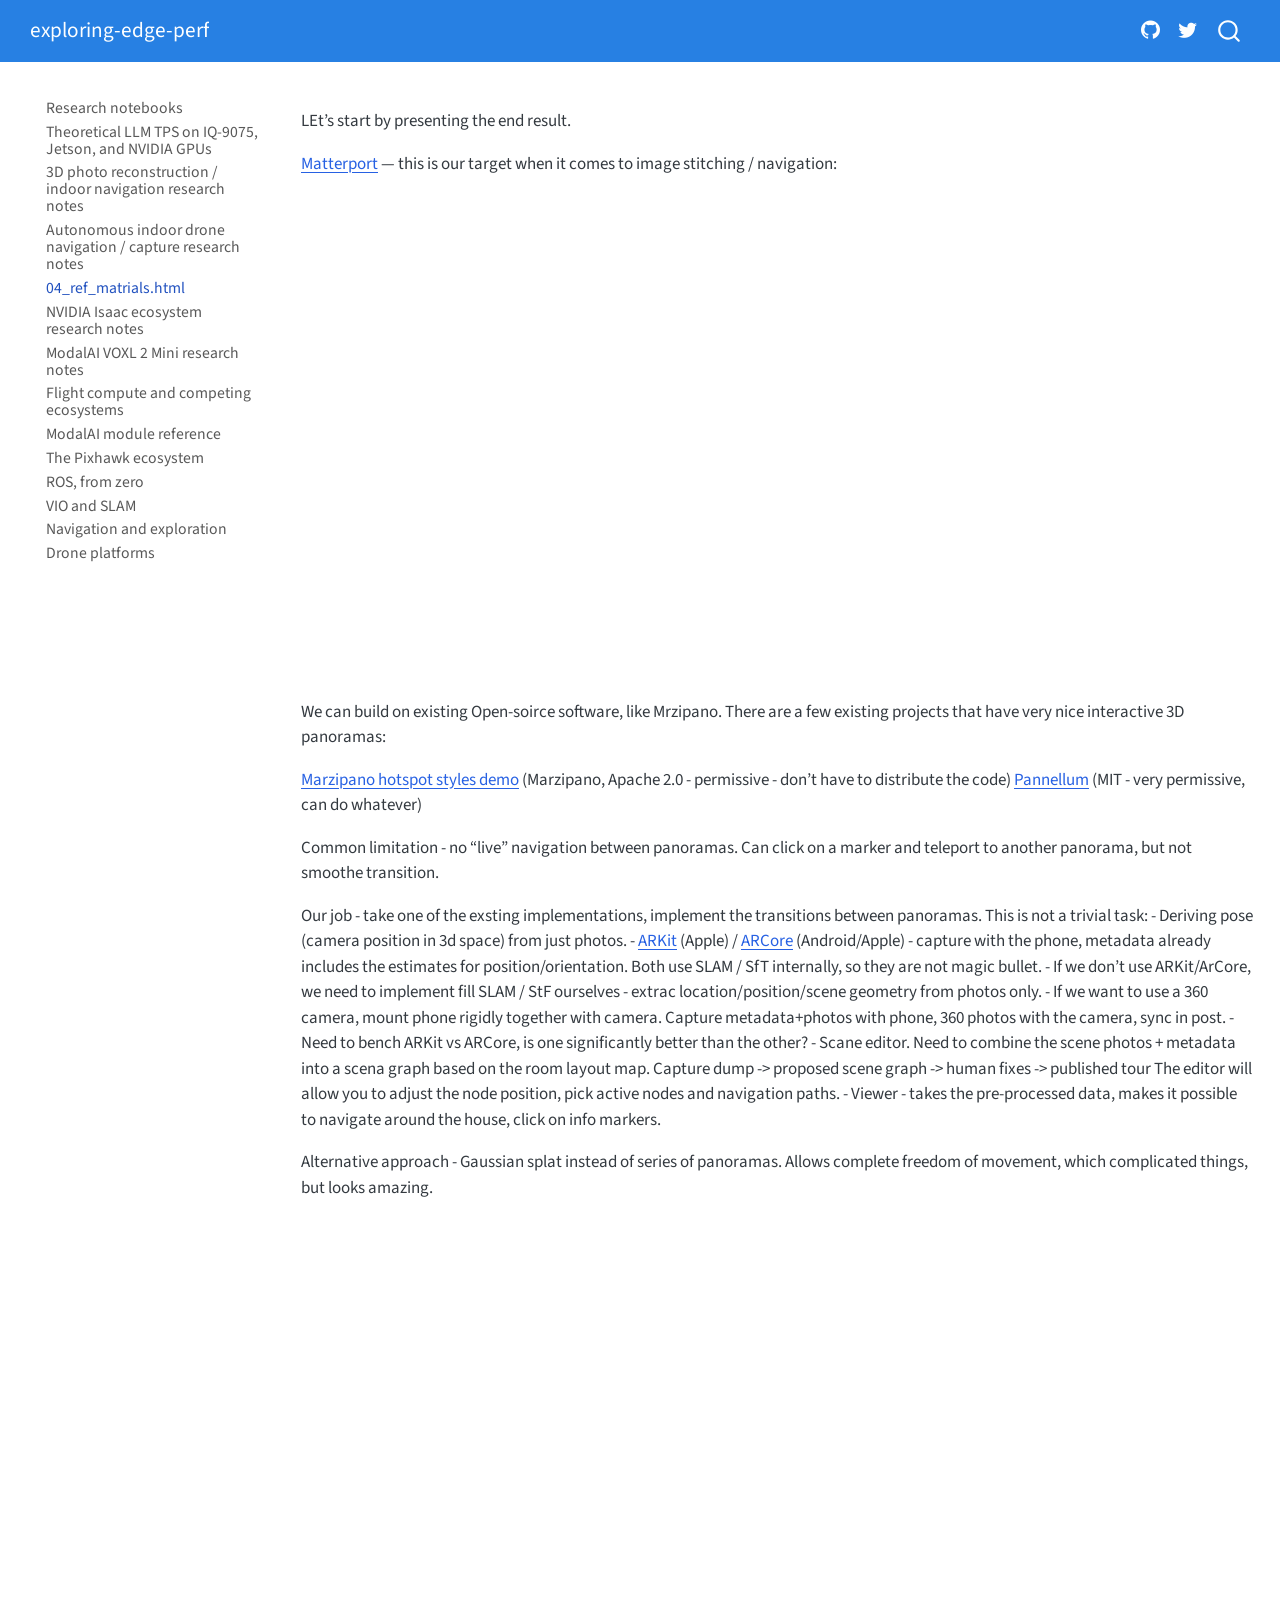
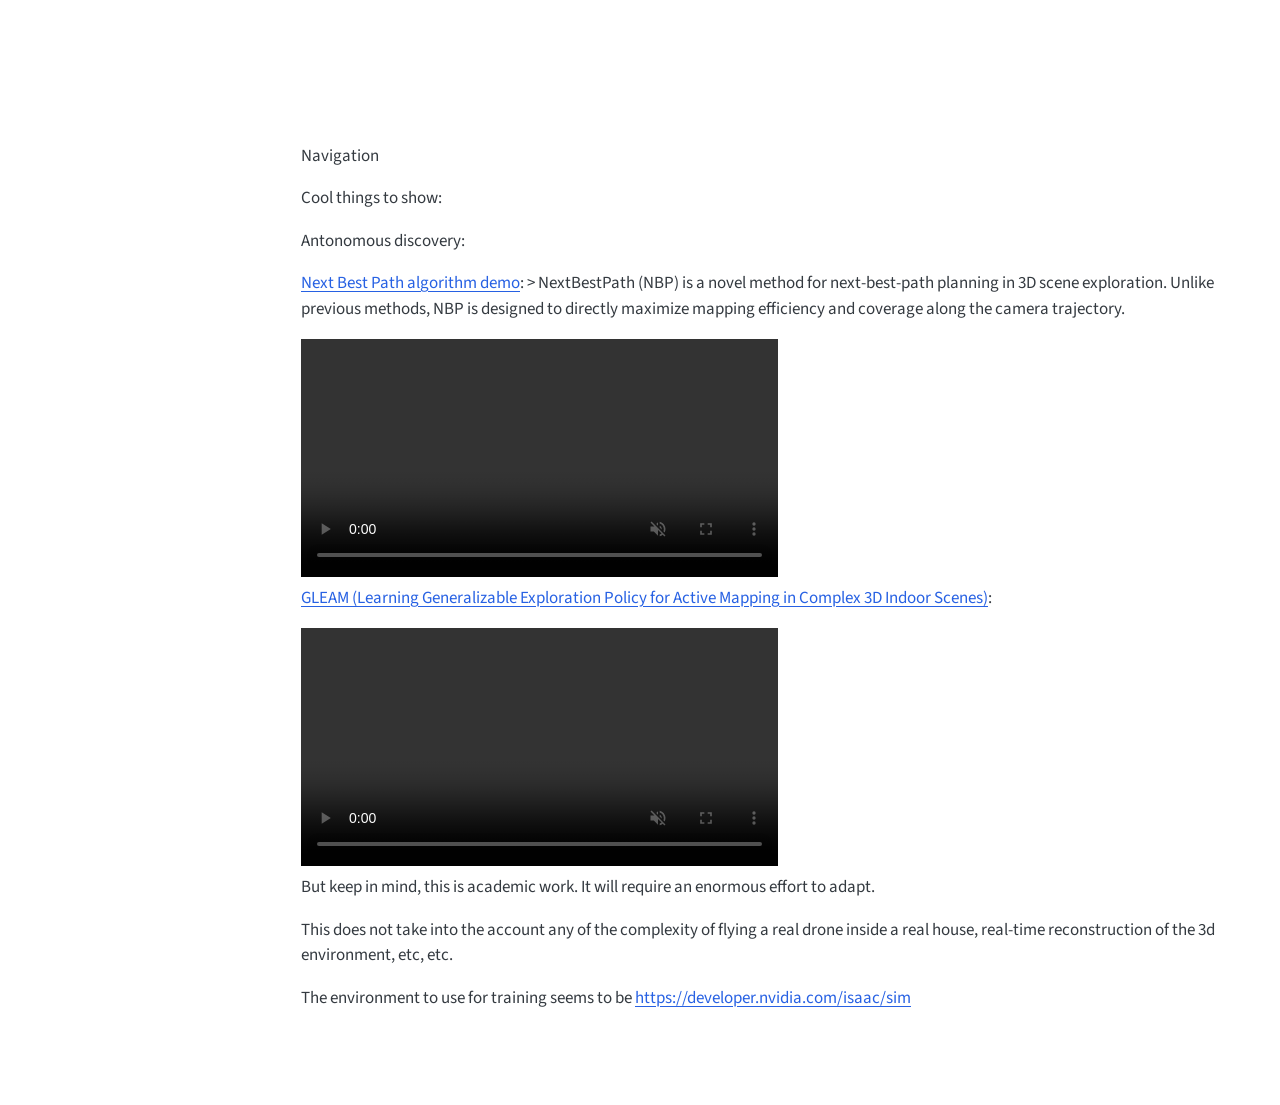
<file: 04_ref_matrials.html>
<!DOCTYPE html>
<html xmlns="http://www.w3.org/1999/xhtml" lang="en" xml:lang="en"><head>

<meta charset="utf-8">
<meta name="generator" content="quarto-1.10.18">

<meta name="viewport" content="width=device-width, initial-scale=1.0, user-scalable=yes">


<title>ref_matrials – exploring-edge-perf</title>
<style>
/* Default styles provided by pandoc.
** See https://pandoc.org/MANUAL.html#variables-for-html for config info.
*/
span.smallcaps{font-variant: small-caps;}
div.columns{display: flex; gap: 1.5em;}
div.column{flex: auto;}
@media screen {
div.columns{gap: min(4vw, 1.5em);}
div.column{overflow-x: auto;}
}
div.hanging-indent{margin-left: 1.5em; text-indent: -1.5em;}
ul.task-list{list-style: none;}
ul.task-list li input[type="checkbox"] {
  width: 0.8em;
  margin: 0 0.8em 0.2em -1em; /* quarto-specific, see https://github.com/quarto-dev/quarto-cli/issues/4556 */ 
  vertical-align: middle;
}
</style>


<script src="site_libs/quarto-nav/quarto-nav.js"></script>
<script src="site_libs/quarto-nav/headroom.min.js"></script>
<script src="site_libs/clipboard/clipboard.min.js"></script>
<script src="site_libs/quarto-search/autocomplete.umd.js"></script>
<script src="site_libs/quarto-search/fuse.min.js"></script>
<script src="site_libs/quarto-search/quarto-search.js"></script>
<meta name="quarto:offset" content="./">
<script src="site_libs/quarto-html/quarto.js" type="module"></script>
<script src="site_libs/quarto-html/tabsets/tabsets.js" type="module"></script>
<script src="site_libs/quarto-html/popper.min.js"></script>
<script src="site_libs/quarto-html/tippy.umd.min.js"></script>
<script src="site_libs/quarto-html/anchor.min.js"></script>
<link href="site_libs/quarto-html/tippy.css" rel="stylesheet">
<link href="site_libs/quarto-html/quarto-syntax-highlighting-64a204ab8560d761af7679ceaba22944.css" rel="stylesheet" id="quarto-text-highlighting-styles">
<script src="site_libs/bootstrap/bootstrap.min.js"></script>
<link href="site_libs/bootstrap/bootstrap-icons.css" rel="stylesheet">
<link href="site_libs/bootstrap/bootstrap-d63a2c9c8df14b07662b36303925c8cc.min.css" rel="stylesheet" append-hash="true" id="quarto-bootstrap" data-mode="light">
<script id="quarto-search-options" type="application/json">{
  "location": "navbar",
  "copy-button": false,
  "collapse-after": 3,
  "panel-placement": "end",
  "type": "overlay",
  "limit": 50,
  "keyboard-shortcut": [
    "f",
    "/",
    "s"
  ],
  "show-item-context": false,
  "language": {
    "search-no-results-text": "No results",
    "search-matching-documents-text": "matching documents",
    "search-copy-link-title": "Copy link to search",
    "search-hide-matches-text": "Hide additional matches",
    "search-more-match-text": "more match in this document",
    "search-more-matches-text": "more matches in this document",
    "search-clear-button-title": "Clear",
    "search-text-placeholder": "",
    "search-detached-cancel-button-title": "Cancel",
    "search-submit-button-title": "Submit",
    "search-label": "Search"
  }
}</script>


<link rel="stylesheet" href="styles.css">
<meta property="og:title" content="exploring-edge-perf">
<meta property="og:description" content="Memory-bandwidth-bound LLM decode TPS estimates and llama.cpp benchmarks">
<meta property="og:site_name" content="exploring-edge-perf">
<meta name="twitter:title" content="exploring-edge-perf">
<meta name="twitter:description" content="Memory-bandwidth-bound LLM decode TPS estimates and llama.cpp benchmarks">
<meta name="twitter:creator" content="@xl0xl0xl0">
<meta name="twitter:card" content="summary">
</head>

<body class="nav-sidebar floating nav-fixed quarto-light">

<div id="quarto-search-results"></div>
  <header id="quarto-header" class="headroom fixed-top">
    <nav class="navbar navbar-expand-lg " data-bs-theme="dark">
      <div class="navbar-container container-fluid">
      <div class="navbar-brand-container mx-auto">
    <a class="navbar-brand" href="./index.html">
    <span class="navbar-title">exploring-edge-perf</span>
    </a>
  </div>
            <div id="quarto-search" class="" title="Search"></div>
          <button class="navbar-toggler" type="button" data-bs-toggle="collapse" data-bs-target="#navbarCollapse" aria-controls="navbarCollapse" role="menu" aria-expanded="false" aria-label="Toggle navigation" onclick="if (window.quartoToggleHeadroom) { window.quartoToggleHeadroom(); }">
  <span class="navbar-toggler-icon"></span>
</button>
          <div class="collapse navbar-collapse" id="navbarCollapse">
            <ul class="navbar-nav navbar-nav-scroll ms-auto">
  <li class="nav-item compact">
    <a class="nav-link" href="http://github.com/xl0/edge-notes"> <i class="bi bi-github" role="img">
</i> 
<span class="menu-text"></span></a>
  </li>  
  <li class="nav-item compact">
    <a class="nav-link" href="https://twitter.com/xl0xl0xl0"> <i class="bi bi-twitter" role="img">
</i> 
<span class="menu-text"></span></a>
  </li>  
</ul>
          </div> <!-- /navcollapse -->
            <div class="quarto-navbar-tools">
</div>
      </div> <!-- /container-fluid -->
    </nav>
  <nav class="quarto-secondary-nav">
    <div class="container-fluid d-flex">
      <button type="button" class="quarto-btn-toggle btn" data-bs-toggle="collapse" role="button" data-bs-target=".quarto-sidebar-collapse-item" aria-controls="quarto-sidebar" aria-expanded="false" aria-label="Toggle sidebar navigation" onclick="if (window.quartoToggleHeadroom) { window.quartoToggleHeadroom(); }">
        <i class="bi bi-layout-text-sidebar-reverse"></i>
      </button>
        <nav class="quarto-page-breadcrumbs" aria-label="breadcrumb"><ol class="breadcrumb"><li class="breadcrumb-item"><a href="./04_ref_matrials.html">04_ref_matrials.html</a></li></ol></nav>
        <a class="flex-grow-1" role="navigation" data-bs-toggle="collapse" data-bs-target=".quarto-sidebar-collapse-item" aria-controls="quarto-sidebar" aria-expanded="false" aria-label="Toggle sidebar navigation" onclick="if (window.quartoToggleHeadroom) { window.quartoToggleHeadroom(); }">      
        </a>
    </div>
  </nav>
</header>
<!-- content -->
<div id="quarto-content" class="quarto-container page-columns page-rows-contents page-layout-full page-navbar">
<!-- sidebar -->
  <nav id="quarto-sidebar" class="sidebar collapse collapse-horizontal quarto-sidebar-collapse-item sidebar-navigation floating overflow-auto">
    <div class="sidebar-menu-container"> 
    <ul class="list-unstyled mt-1">
        <li class="sidebar-item">
  <div class="sidebar-item-container"> 
  <a href="./index.html" class="sidebar-item-text sidebar-link">
 <span class="menu-text">Research notebooks</span></a>
  </div>
</li>
        <li class="sidebar-item">
  <div class="sidebar-item-container"> 
  <a href="./edge_llm_tps.html" class="sidebar-item-text sidebar-link">
 <span class="menu-text">Theoretical LLM TPS on IQ-9075, Jetson, and NVIDIA GPUs</span></a>
  </div>
</li>
        <li class="sidebar-item">
  <div class="sidebar-item-container"> 
  <a href="./3d_photo_reconstruction.html" class="sidebar-item-text sidebar-link">
 <span class="menu-text">3D photo reconstruction / indoor navigation research notes</span></a>
  </div>
</li>
        <li class="sidebar-item">
  <div class="sidebar-item-container"> 
  <a href="./autonomous_drone_navigation.html" class="sidebar-item-text sidebar-link">
 <span class="menu-text">Autonomous indoor drone navigation / capture research notes</span></a>
  </div>
</li>
        <li class="sidebar-item">
  <div class="sidebar-item-container"> 
  <a href="./04_ref_matrials.html" class="sidebar-item-text sidebar-link active">
 <span class="menu-text">04_ref_matrials.html</span></a>
  </div>
</li>
        <li class="sidebar-item">
  <div class="sidebar-item-container"> 
  <a href="./nvidia_isaac_ecosystem.html" class="sidebar-item-text sidebar-link">
 <span class="menu-text">NVIDIA Isaac ecosystem research notes</span></a>
  </div>
</li>
        <li class="sidebar-item">
  <div class="sidebar-item-container"> 
  <a href="./voxl2_mini.html" class="sidebar-item-text sidebar-link">
 <span class="menu-text">ModalAI VOXL 2 Mini research notes</span></a>
  </div>
</li>
        <li class="sidebar-item">
  <div class="sidebar-item-container"> 
  <a href="./flight_compute_landscape.html" class="sidebar-item-text sidebar-link">
 <span class="menu-text">Flight compute and competing ecosystems</span></a>
  </div>
</li>
        <li class="sidebar-item">
  <div class="sidebar-item-container"> 
  <a href="./modalai_modules.html" class="sidebar-item-text sidebar-link">
 <span class="menu-text">ModalAI module reference</span></a>
  </div>
</li>
        <li class="sidebar-item">
  <div class="sidebar-item-container"> 
  <a href="./pixhawk_ecosystem.html" class="sidebar-item-text sidebar-link">
 <span class="menu-text">The Pixhawk ecosystem</span></a>
  </div>
</li>
        <li class="sidebar-item">
  <div class="sidebar-item-container"> 
  <a href="./ros.html" class="sidebar-item-text sidebar-link">
 <span class="menu-text">ROS, from zero</span></a>
  </div>
</li>
        <li class="sidebar-item">
  <div class="sidebar-item-container"> 
  <a href="./vio_slam.html" class="sidebar-item-text sidebar-link">
 <span class="menu-text">VIO and SLAM</span></a>
  </div>
</li>
        <li class="sidebar-item">
  <div class="sidebar-item-container"> 
  <a href="./navigation_exploration.html" class="sidebar-item-text sidebar-link">
 <span class="menu-text">Navigation and exploration</span></a>
  </div>
</li>
        <li class="sidebar-item">
  <div class="sidebar-item-container"> 
  <a href="./platforms.html" class="sidebar-item-text sidebar-link">
 <span class="menu-text">Drone platforms</span></a>
  </div>
</li>
    </ul>
    </div>
    
</nav>
<div id="quarto-sidebar-glass" class="quarto-sidebar-collapse-item" data-bs-toggle="collapse" data-bs-target=".quarto-sidebar-collapse-item"></div>
<!-- margin-sidebar -->
    <div id="quarto-margin-sidebar" class="sidebar margin-sidebar zindex-bottom">
    </div>
<!-- main -->
<main class="content column-page-right" id="quarto-document-content"><header id="title-block-header" class="quarto-title-block"></header>




<p>LEt’s start by presenting the end result.</p>
<p><a href="https://matterport.com/">Matterport</a> — this is our target when it comes to image stitching / navigation:</p>
<iframe width="853" height="480" src="https://my.matterport.com/show/?m=jm5WwEA3HUN&amp;log=0&amp;help=0&amp;nt=0&amp;play=1&amp;qs=0&amp;brand=1&amp;dh=1&amp;tour=1>=1&amp;hr=1&amp;mls=0&amp;mt=1&amp;tagNav=1&amp;pin=1&amp;portal=1&amp;f=1&amp;fp=1&amp;nozoom=0&amp;search=1&amp;wh=1&amp;kb=1&amp;lp=0&amp;title=0&amp;tourcta=1&amp;vr=1" frameborder="0" allowfullscreen="" allow="xr-spatial-tracking; fullscreen; autoplay">
</iframe>
<p>We can build on existing Open-soirce software, like Mrzipano. There are a few existing projects that have very nice interactive 3D panoramas:</p>
<p><a href="https://www.marzipano.net/demos/hotspot-styles/">Marzipano hotspot styles demo</a> (Marzipano, Apache 2.0 - permissive - don’t have to distribute the code) <a href="https://pannellum.org/">Pannellum</a> (MIT - very permissive, can do whatever)</p>
<p>Common limitation - no “live” navigation between panoramas. Can click on a marker and teleport to another panorama, but not smoothe transition.</p>
<p>Our job - take one of the exsting implementations, implement the transitions between panoramas. This is not a trivial task: - Deriving pose (camera position in 3d space) from just photos. - <a href="https://en.wikipedia.org/wiki/ARKit">ARKit</a> (Apple) / <a href="https://en.wikipedia.org/wiki/ARCore">ARCore</a> (Android/Apple) - capture with the phone, metadata already includes the estimates for position/orientation. Both use SLAM / SfT internally, so they are not magic bullet. - If we don’t use ARKit/ArCore, we need to implement fill SLAM / StF ourselves - extrac location/position/scene geometry from photos only. - If we want to use a 360 camera, mount phone rigidly together with camera. Capture metadata+photos with phone, 360 photos with the camera, sync in post. - Need to bench ARKit vs ARCore, is one significantly better than the other? - Scane editor. Need to combine the scene photos + metadata into a scena graph based on the room layout map. Capture dump -&gt; proposed scene graph -&gt; human fixes -&gt; published tour The editor will allow you to adjust the node position, pick active nodes and navigation paths. - Viewer - takes the pre-processed data, makes it possible to navigate around the house, click on info markers.</p>
<p>Alternative approach - Gaussian splat instead of series of panoramas. Allows complete freedom of movement, which complicated things, but looks amazing.</p>
<iframe id="viewer" width="800" height="500" allow="fullscreen; xr-spatial-tracking" src="https://superspl.at/s?id=91c1e47e">
</iframe>
<!-- WARNING: THIS FILE WAS AUTOGENERATED! DO NOT EDIT! -->
<p>Navigation</p>
<p>Cool things to show:</p>
<p>Antonomous discovery:</p>
<p><a href="https://shiyao-li.github.io/nbp/">Next Best Path algorithm demo</a>: &gt; NextBestPath (NBP) is a novel method for next-best-path planning in 3D scene exploration. Unlike previous methods, NBP is designed to directly maximize mapping efficiency and coverage along the camera trajectory.</p>
<video poster="" id="video2" autoplay="true" controls="true" muted="false" loop="true" width="50%">
<source src="https://shiyao-li.github.io/nbp/assets/video/appalling_river_2_ours.mp4" type="video/mp4">
</video>
<p><a href="https://xiao-chen.tech/gleam/">GLEAM (Learning Generalizable Exploration Policy for Active Mapping in Complex 3D Indoor Scenes)</a>:</p>
<video id="teaser" controls="true" muted="false" preload="true" playsinline="" width="50%">
<source src="https://xiao-chen.tech/gleam/static/videos/GLEAM_Demo_Comp.mp4" type="video/mp4">
</video>
<p>But keep in mind, this is academic work. It will require an enormous effort to adapt.</p>
<p>This does not take into the account any of the complexity of flying a real drone inside a real house, real-time reconstruction of the 3d environment, etc, etc.</p>
<p>The environment to use for training seems to be <a href="https://developer.nvidia.com/isaac/sim">https://developer.nvidia.com/isaac/sim</a></p>



</main> <!-- /main -->
<script id="quarto-html-after-body" type="application/javascript">
  window.document.addEventListener("DOMContentLoaded", function (event) {
    const icon = "";
    const anchorJS = new window.AnchorJS();
    anchorJS.options = {
      placement: 'right',
      icon: icon
    };
    anchorJS.add('.anchored');
    const isCodeAnnotation = (el) => {
      for (const clz of el.classList) {
        if (clz.startsWith('code-annotation-')) {                     
          return true;
        }
      }
      return false;
    }
    const onCopySuccess = function(e) {
      // button target
      const button = e.trigger;
      // don't keep focus
      button.blur();
      // flash "checked"
      button.classList.add('code-copy-button-checked');
      var currentTitle = button.getAttribute("title");
      button.setAttribute("title", "Copied!");
      let tooltip;
      if (window.bootstrap) {
        button.setAttribute("data-bs-toggle", "tooltip");
        button.setAttribute("data-bs-placement", "left");
        button.setAttribute("data-bs-title", "Copied!");
        tooltip = new bootstrap.Tooltip(button, 
          { trigger: "manual", 
            customClass: "code-copy-button-tooltip",
            offset: [0, -8]});
        tooltip.show();    
      }
      setTimeout(function() {
        if (tooltip) {
          tooltip.hide();
          button.removeAttribute("data-bs-title");
          button.removeAttribute("data-bs-toggle");
          button.removeAttribute("data-bs-placement");
        }
        button.setAttribute("title", currentTitle);
        button.classList.remove('code-copy-button-checked');
      }, 1000);
      // clear code selection
      e.clearSelection();
    }
    const getTextToCopy = function(trigger) {
      const outerScaffold = trigger.parentElement.cloneNode(true);
      const codeEl = outerScaffold.querySelector('code');
      for (const childEl of codeEl.children) {
        if (isCodeAnnotation(childEl)) {
          childEl.remove();
        }
      }
      return codeEl.innerText;
    }
    const clipboard = new window.ClipboardJS('.code-copy-button:not([data-in-quarto-modal])', {
      text: getTextToCopy
    });
    clipboard.on('success', onCopySuccess);
    if (window.document.getElementById('quarto-embedded-source-code-modal')) {
      const clipboardModal = new window.ClipboardJS('.code-copy-button[data-in-quarto-modal]', {
        text: getTextToCopy,
        container: window.document.getElementById('quarto-embedded-source-code-modal')
      });
      clipboardModal.on('success', onCopySuccess);
    }
      var localhostRegex = new RegExp(/^(?:http|https):\/\/localhost\:?[0-9]*\//);
      var mailtoRegex = new RegExp(/^mailto:/);
        var filterRegex = new RegExp("https:\/\/xl0\.github\.io\/exploring-edge-perf");
      var isInternal = (href) => {
          return filterRegex.test(href) || localhostRegex.test(href) || mailtoRegex.test(href);
      }
      // Inspect non-navigation links and adorn them if external
     var links = window.document.querySelectorAll('a[href]:not(.nav-link):not(.navbar-brand):not(.toc-action):not(.sidebar-link):not(.sidebar-item-toggle):not(.pagination-link):not(.no-external):not([aria-hidden]):not(.dropdown-item):not(.quarto-navigation-tool):not(.about-link)');
      for (var i=0; i<links.length; i++) {
        const link = links[i];
        if (!isInternal(link.href)) {
          // undo the damage that might have been done by quarto-nav.js in the case of
          // links that we want to consider external
          if (link.dataset.originalHref !== undefined) {
            link.href = link.dataset.originalHref;
          }
        }
      }
    function tippyHover(el, contentFn, onTriggerFn, onUntriggerFn) {
      const config = {
        allowHTML: true,
        maxWidth: 500,
        delay: 100,
        arrow: false,
        appendTo: function(el) {
            return el.parentElement;
        },
        interactive: true,
        interactiveBorder: 10,
        theme: 'quarto',
        placement: 'bottom-start',
      };
      if (contentFn) {
        config.content = contentFn;
      }
      if (onTriggerFn) {
        config.onTrigger = onTriggerFn;
      }
      if (onUntriggerFn) {
        config.onUntrigger = onUntriggerFn;
      }
      window.tippy(el, config); 
    }
    const noterefs = window.document.querySelectorAll('a[role="doc-noteref"]');
    for (var i=0; i<noterefs.length; i++) {
      const ref = noterefs[i];
      tippyHover(ref, function() {
        // use id or data attribute instead here
        let href = ref.getAttribute('data-footnote-href') || ref.getAttribute('href');
        try { href = new URL(href).hash; } catch {}
        const id = href.replace(/^#\/?/, "");
        const note = window.document.getElementById(id);
        if (note) {
          return note.innerHTML;
        } else {
          return "";
        }
      });
    }
    const xrefs = window.document.querySelectorAll('a.quarto-xref');
    const processXRef = (id, note) => {
      // Strip column container classes
      const stripColumnClz = (el) => {
        el.classList.remove("page-full", "page-columns");
        if (el.children) {
          for (const child of el.children) {
            stripColumnClz(child);
          }
        }
      }
      stripColumnClz(note)
      if (id === null || id.startsWith('sec-')) {
        // Special case sections, only their first couple elements
        const container = document.createElement("div");
        if (note.children && note.children.length > 2) {
          container.appendChild(note.children[0].cloneNode(true));
          for (let i = 1; i < note.children.length; i++) {
            const child = note.children[i];
            if (child.tagName === "P" && child.innerText === "") {
              continue;
            } else {
              container.appendChild(child.cloneNode(true));
              break;
            }
          }
          if (window.Quarto?.typesetMath) {
            window.Quarto.typesetMath(container);
          }
          return container.innerHTML
        } else {
          if (window.Quarto?.typesetMath) {
            window.Quarto.typesetMath(note);
          }
          return note.innerHTML;
        }
      } else {
        // Remove any anchor links if they are present
        const anchorLink = note.querySelector('a.anchorjs-link');
        if (anchorLink) {
          anchorLink.remove();
        }
        if (window.Quarto?.typesetMath) {
          window.Quarto.typesetMath(note);
        }
        if (note.classList.contains("callout")) {
          return note.outerHTML;
        } else {
          return note.innerHTML;
        }
      }
    }
    for (var i=0; i<xrefs.length; i++) {
      const xref = xrefs[i];
      tippyHover(xref, undefined, function(instance) {
        instance.disable();
        let url = xref.getAttribute('href');
        let hash = undefined; 
        if (url.startsWith('#')) {
          hash = url;
        } else {
          try { hash = new URL(url).hash; } catch {}
        }
        if (hash) {
          const id = hash.replace(/^#\/?/, "");
          const note = window.document.getElementById(id);
          if (note !== null) {
            try {
              const html = processXRef(id, note.cloneNode(true));
              instance.setContent(html);
            } finally {
              instance.enable();
              instance.show();
            }
          } else {
            // See if we can fetch this
            fetch(url.split('#')[0])
            .then(res => res.text())
            .then(html => {
              const parser = new DOMParser();
              const htmlDoc = parser.parseFromString(html, "text/html");
              const note = htmlDoc.getElementById(id);
              if (note !== null) {
                const html = processXRef(id, note);
                instance.setContent(html);
              } 
            }).finally(() => {
              instance.enable();
              instance.show();
            });
          }
        } else {
          // See if we can fetch a full url (with no hash to target)
          // This is a special case and we should probably do some content thinning / targeting
          fetch(url)
          .then(res => res.text())
          .then(html => {
            const parser = new DOMParser();
            const htmlDoc = parser.parseFromString(html, "text/html");
            const note = htmlDoc.querySelector('main.content');
            if (note !== null) {
              // This should only happen for chapter cross references
              // (since there is no id in the URL)
              // remove the first header
              if (note.children.length > 0 && note.children[0].tagName === "HEADER") {
                note.children[0].remove();
              }
              const html = processXRef(null, note);
              instance.setContent(html);
            } 
          }).finally(() => {
            instance.enable();
            instance.show();
          });
        }
      }, function(instance) {
      });
    }
        let selectedAnnoteEl;
        const selectorForAnnotation = ( cell, annotation) => {
          let cellAttr = 'data-code-cell="' + cell + '"';
          let lineAttr = 'data-code-annotation="' +  annotation + '"';
          const selector = 'span[' + cellAttr + '][' + lineAttr + ']';
          return selector;
        }
        const selectCodeLines = (annoteEl) => {
          const doc = window.document;
          const targetCell = annoteEl.getAttribute("data-target-cell");
          const targetAnnotation = annoteEl.getAttribute("data-target-annotation");
          const annoteSpan = window.document.querySelector(selectorForAnnotation(targetCell, targetAnnotation));
          const lines = annoteSpan.getAttribute("data-code-lines").split(",");
          const lineIds = lines.map((line) => {
            return targetCell + "-" + line;
          })
          let top = null;
          let height = null;
          let parent = null;
          if (lineIds.length > 0) {
              //compute the position of the single el (top and bottom and make a div)
              const el = window.document.getElementById(lineIds[0]);
              top = el.offsetTop;
              height = el.offsetHeight;
              parent = el.parentElement.parentElement;
            if (lineIds.length > 1) {
              const lastEl = window.document.getElementById(lineIds[lineIds.length - 1]);
              const bottom = lastEl.offsetTop + lastEl.offsetHeight;
              height = bottom - top;
            }
            if (top !== null && height !== null && parent !== null) {
              // cook up a div (if necessary) and position it 
              let div = window.document.getElementById("code-annotation-line-highlight");
              if (div === null) {
                div = window.document.createElement("div");
                div.setAttribute("id", "code-annotation-line-highlight");
                div.style.position = 'absolute';
                parent.appendChild(div);
              }
              div.style.top = top - 2 + "px";
              div.style.height = height + 4 + "px";
              div.style.left = 0;
              let gutterDiv = window.document.getElementById("code-annotation-line-highlight-gutter");
              if (gutterDiv === null) {
                gutterDiv = window.document.createElement("div");
                gutterDiv.setAttribute("id", "code-annotation-line-highlight-gutter");
                gutterDiv.style.position = 'absolute';
                const codeCell = window.document.getElementById(targetCell);
                const gutter = codeCell.querySelector('.code-annotation-gutter');
                gutter.appendChild(gutterDiv);
              }
              gutterDiv.style.top = top - 2 + "px";
              gutterDiv.style.height = height + 4 + "px";
            }
            selectedAnnoteEl = annoteEl;
          }
        };
        const unselectCodeLines = () => {
          const elementsIds = ["code-annotation-line-highlight", "code-annotation-line-highlight-gutter"];
          elementsIds.forEach((elId) => {
            const div = window.document.getElementById(elId);
            if (div) {
              div.remove();
            }
          });
          selectedAnnoteEl = undefined;
        };
          // Handle positioning of the toggle
      window.addEventListener(
        "resize",
        throttle(() => {
          elRect = undefined;
          if (selectedAnnoteEl) {
            selectCodeLines(selectedAnnoteEl);
          }
        }, 10)
      );
      function throttle(fn, ms) {
      let throttle = false;
      let timer;
        return (...args) => {
          if(!throttle) { // first call gets through
              fn.apply(this, args);
              throttle = true;
          } else { // all the others get throttled
              if(timer) clearTimeout(timer); // cancel #2
              timer = setTimeout(() => {
                fn.apply(this, args);
                timer = throttle = false;
              }, ms);
          }
        };
      }
        // Attach click handler to the DT
        const annoteDls = window.document.querySelectorAll('dt[data-target-cell]');
        for (const annoteDlNode of annoteDls) {
          annoteDlNode.addEventListener('click', (event) => {
            const clickedEl = event.target;
            if (clickedEl !== selectedAnnoteEl) {
              unselectCodeLines();
              const activeEl = window.document.querySelector('dt[data-target-cell].code-annotation-active');
              if (activeEl) {
                activeEl.classList.remove('code-annotation-active');
              }
              selectCodeLines(clickedEl);
              clickedEl.classList.add('code-annotation-active');
            } else {
              // Unselect the line
              unselectCodeLines();
              clickedEl.classList.remove('code-annotation-active');
            }
          });
        }
    const findCites = (el) => {
      const parentEl = el.parentElement;
      if (parentEl) {
        const cites = parentEl.dataset.cites;
        if (cites) {
          return {
            el,
            cites: cites.split(' ')
          };
        } else {
          return findCites(el.parentElement)
        }
      } else {
        return undefined;
      }
    };
    var bibliorefs = window.document.querySelectorAll('a[role="doc-biblioref"]');
    for (var i=0; i<bibliorefs.length; i++) {
      const ref = bibliorefs[i];
      const citeInfo = findCites(ref);
      if (citeInfo) {
        tippyHover(citeInfo.el, function() {
          var popup = window.document.createElement('div');
          citeInfo.cites.forEach(function(cite) {
            var citeDiv = window.document.createElement('div');
            citeDiv.classList.add('hanging-indent');
            citeDiv.classList.add('csl-entry');
            var biblioDiv = window.document.getElementById('ref-' + cite);
            if (biblioDiv) {
              citeDiv.innerHTML = biblioDiv.innerHTML;
            }
            popup.appendChild(citeDiv);
          });
          return popup.innerHTML;
        });
      }
    }
  });
  </script>
</div> <!-- /content -->




</body></html>
</file>
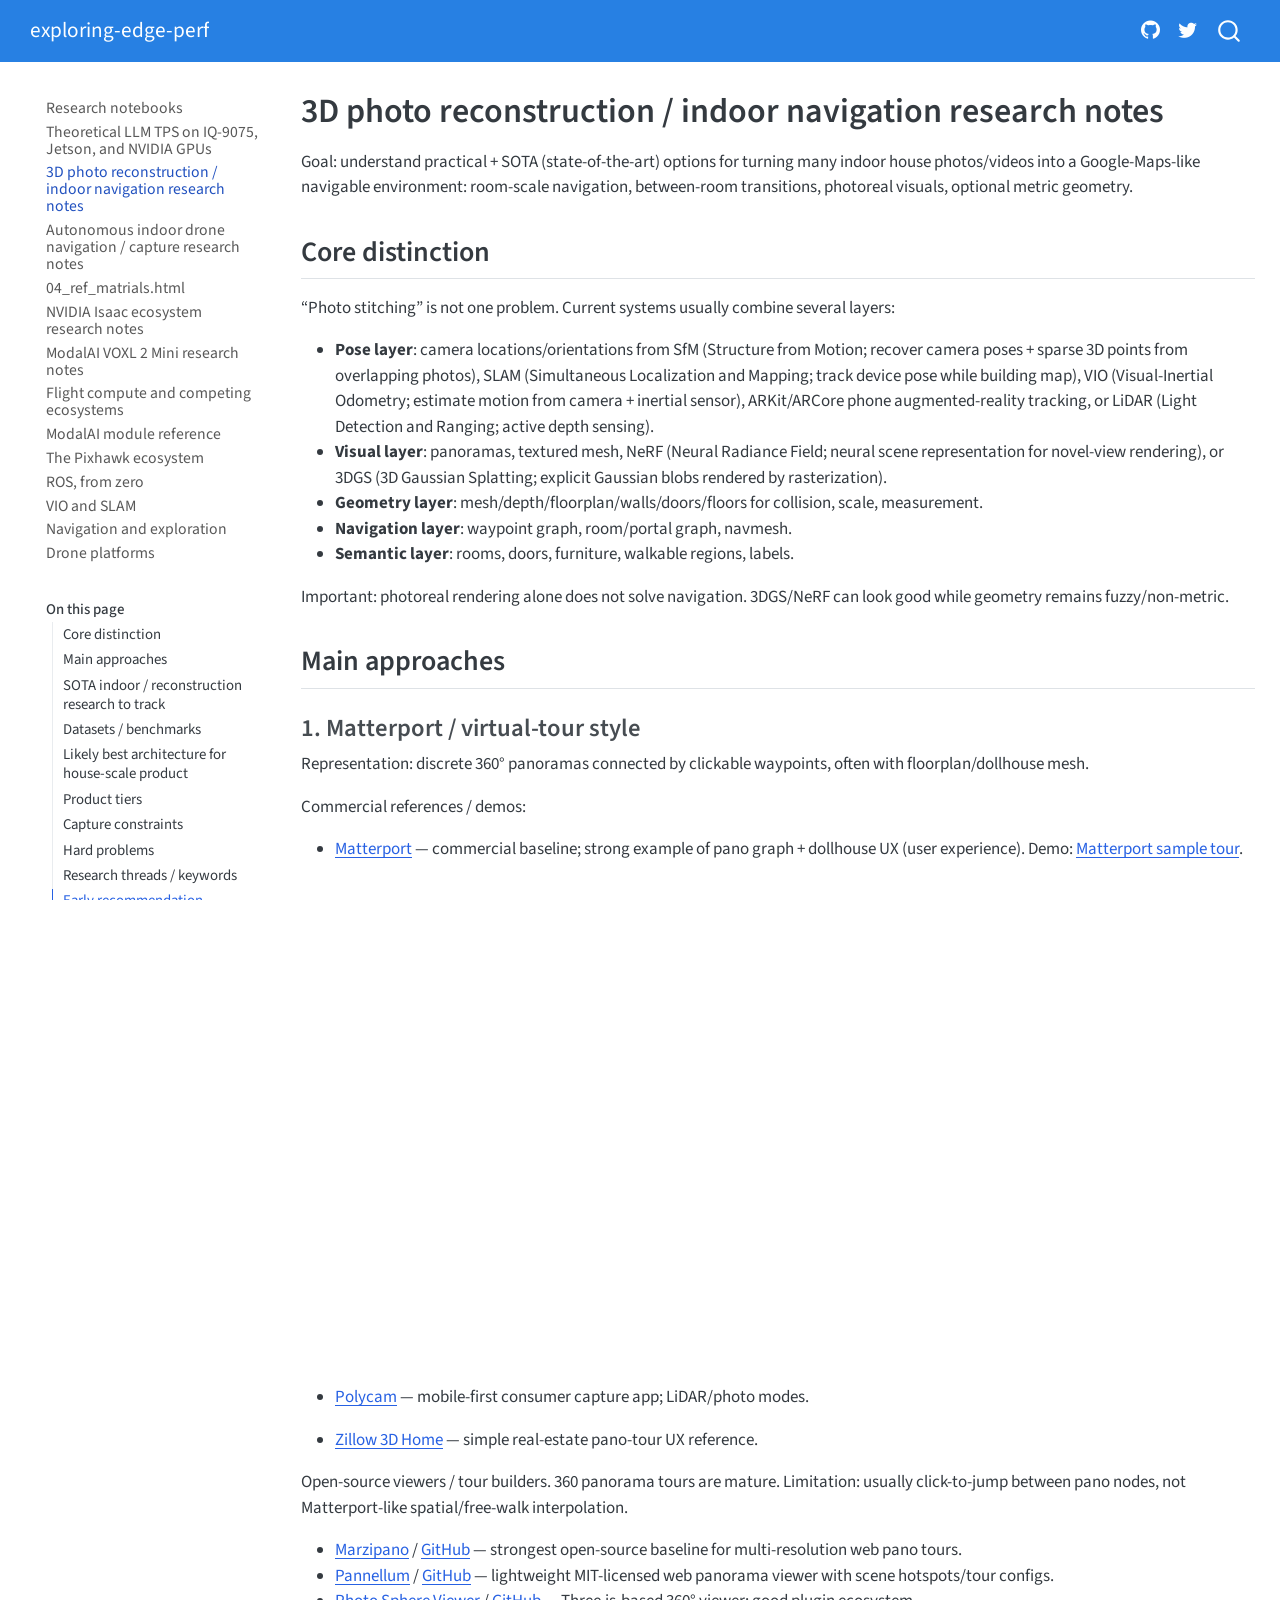
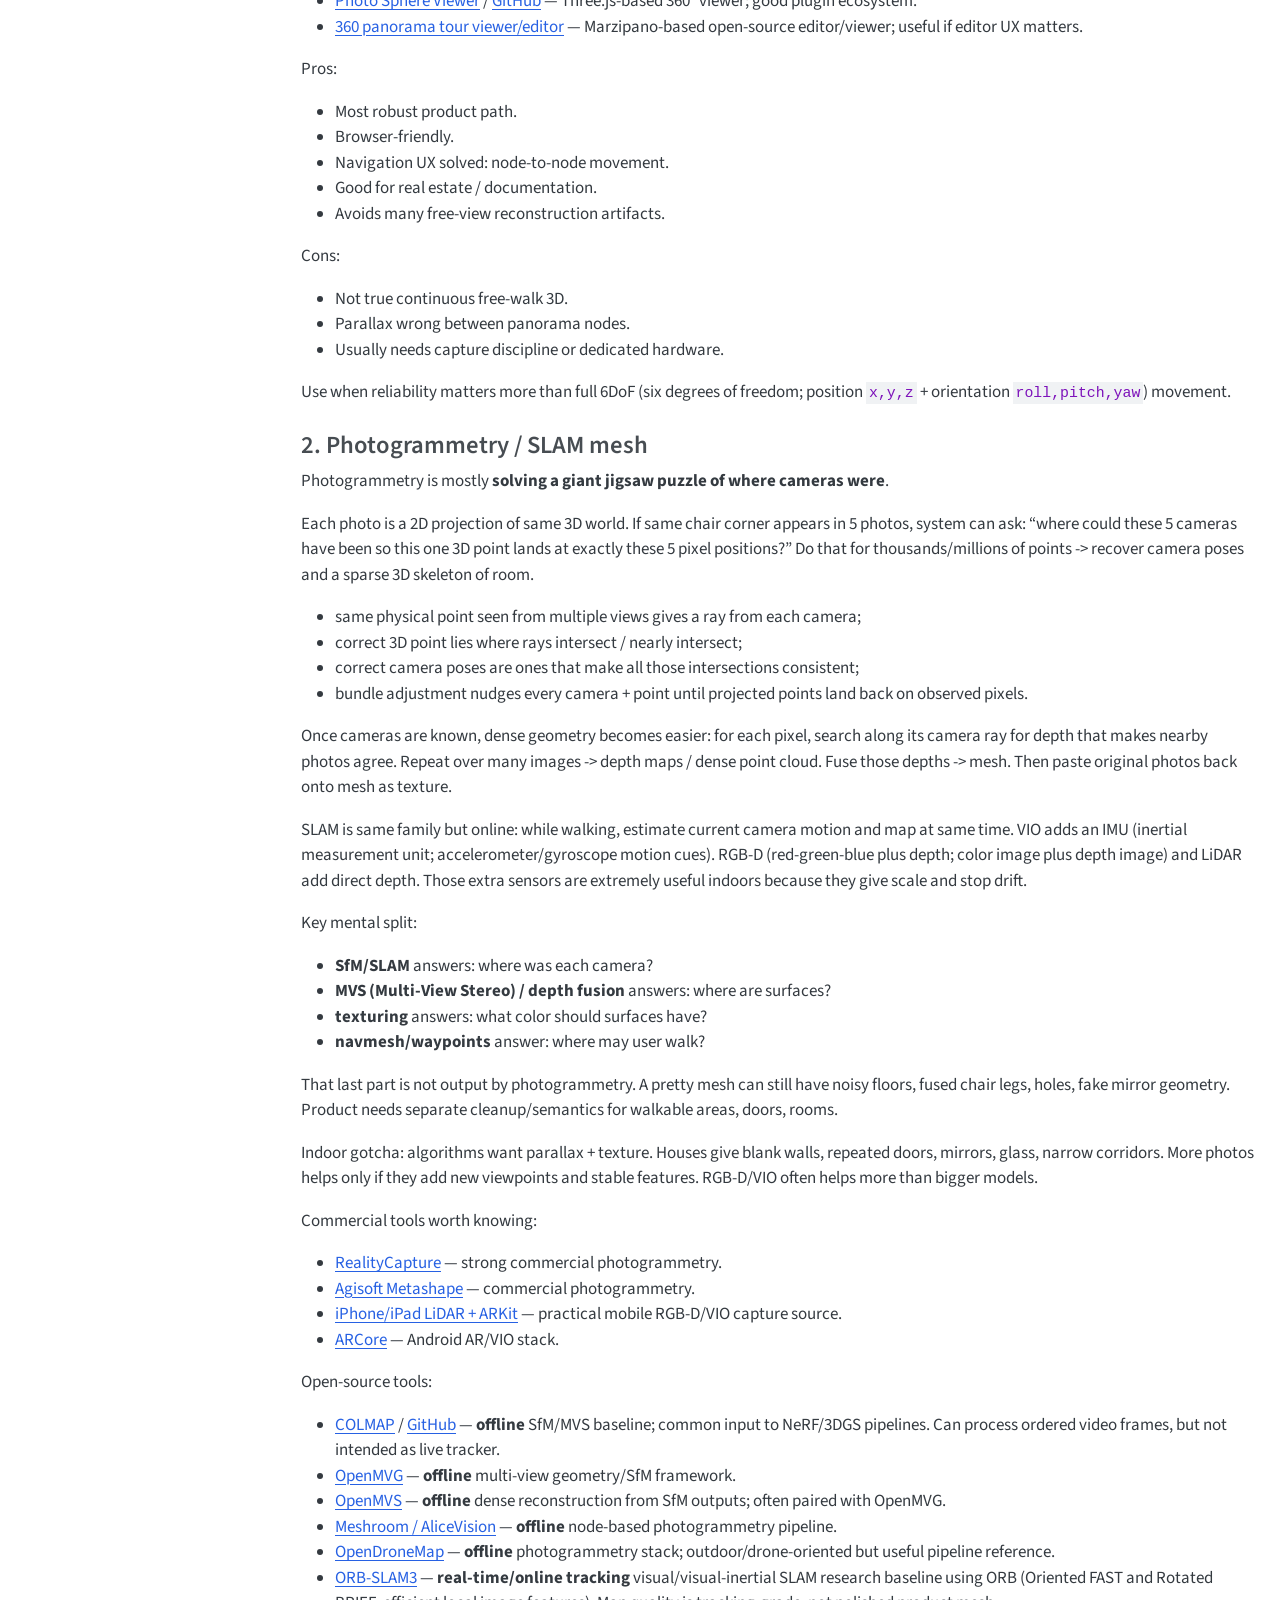
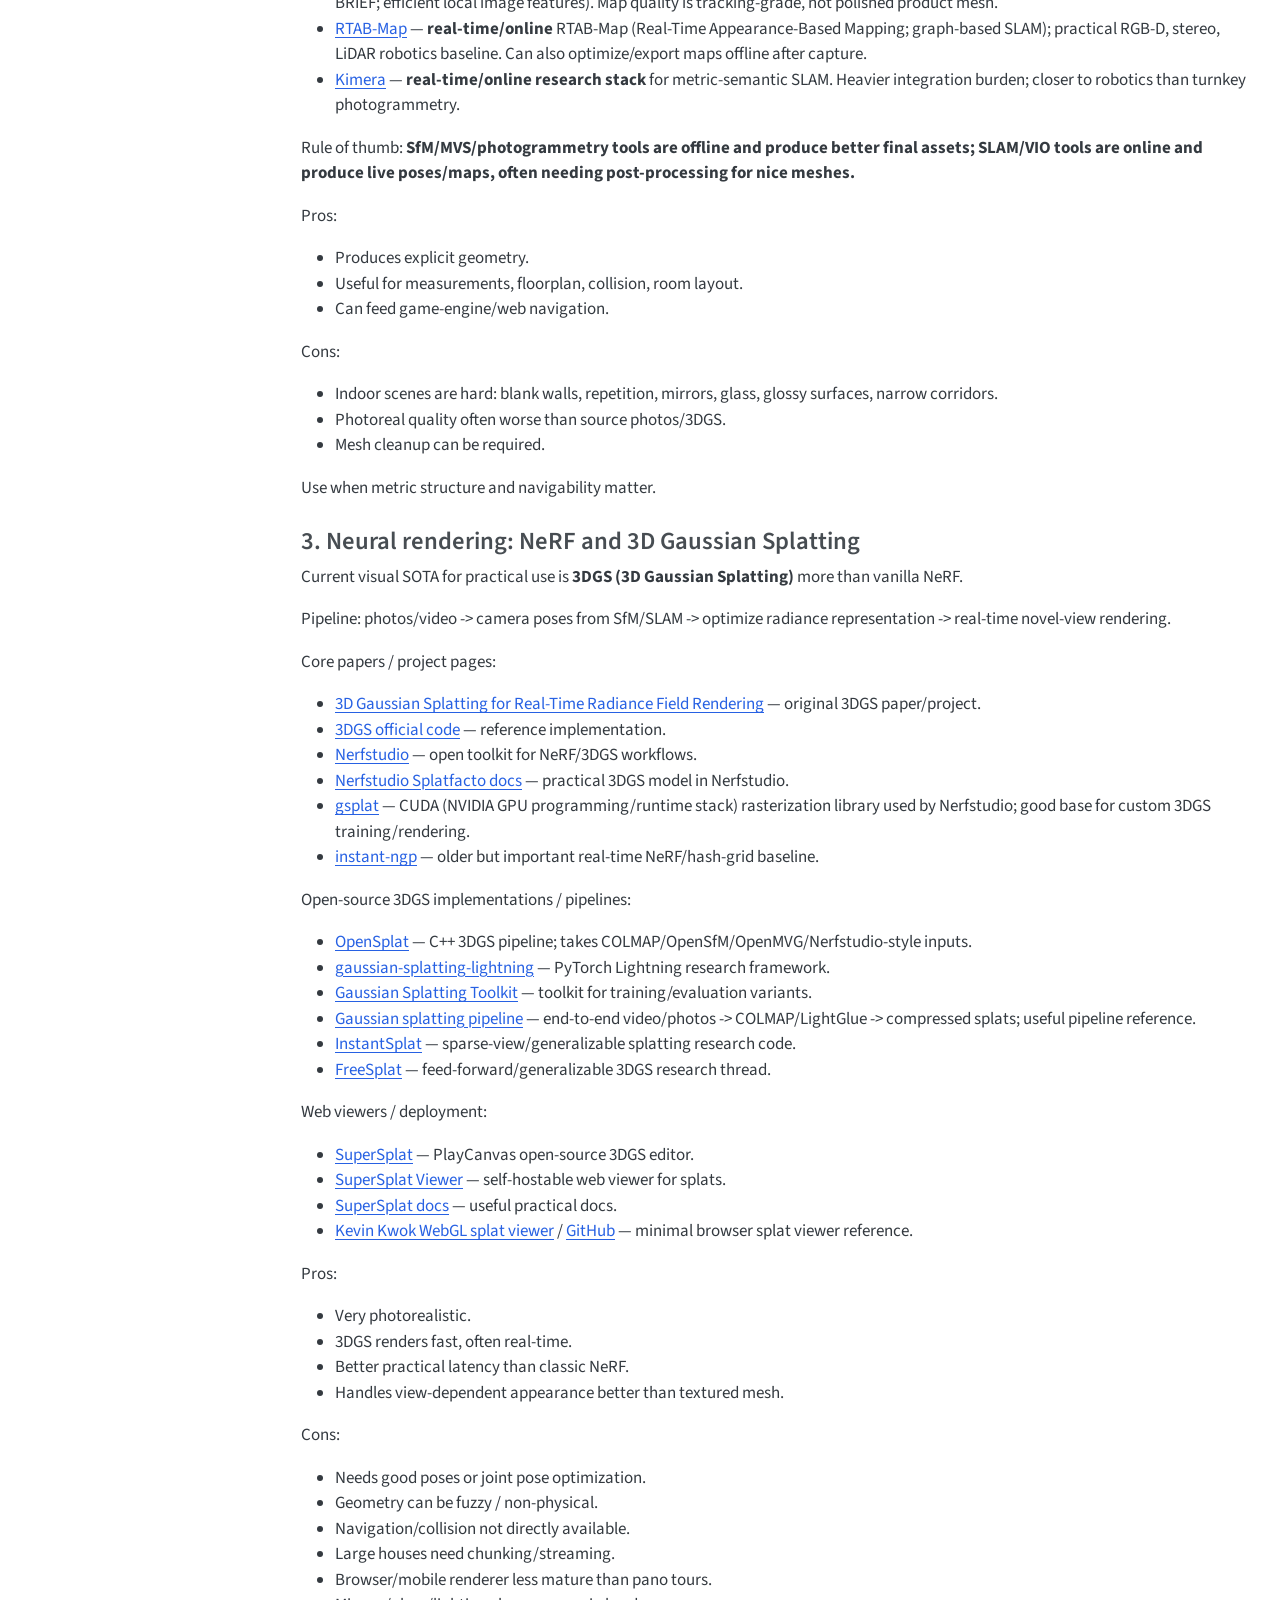
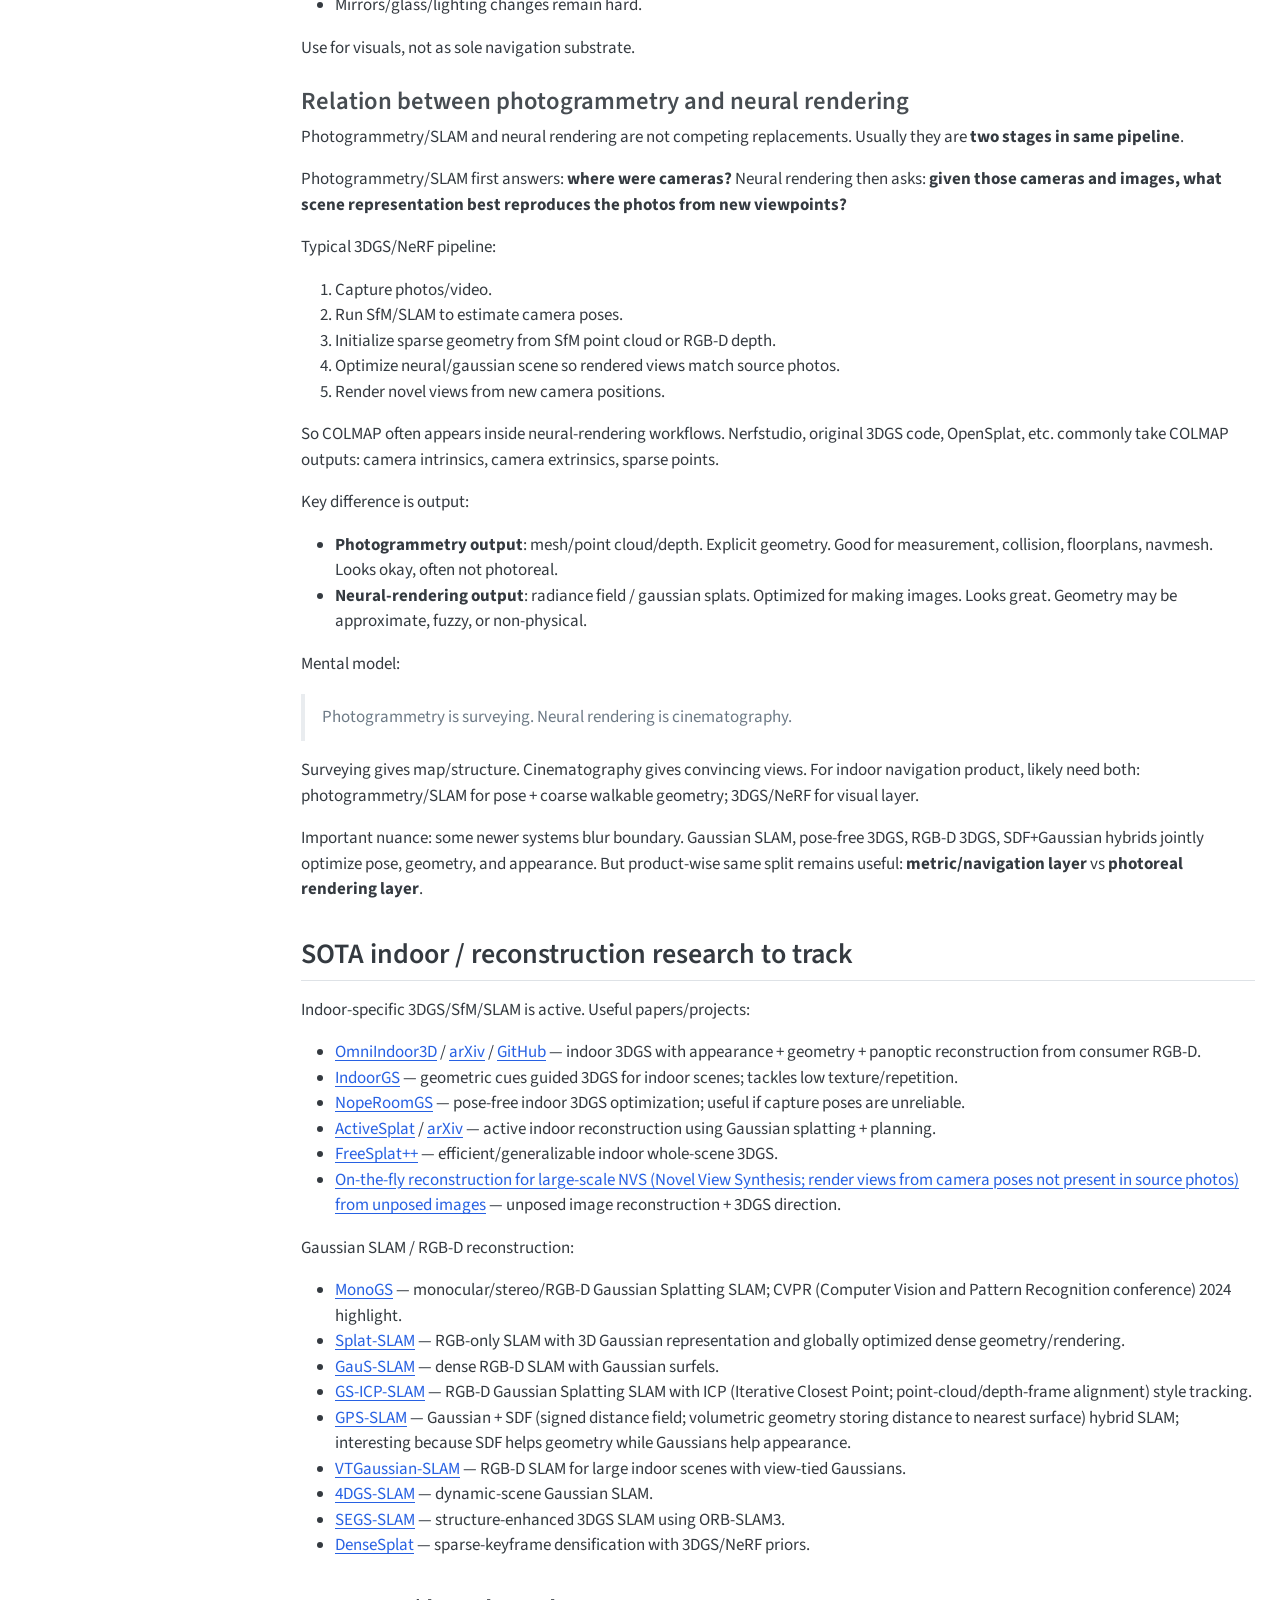
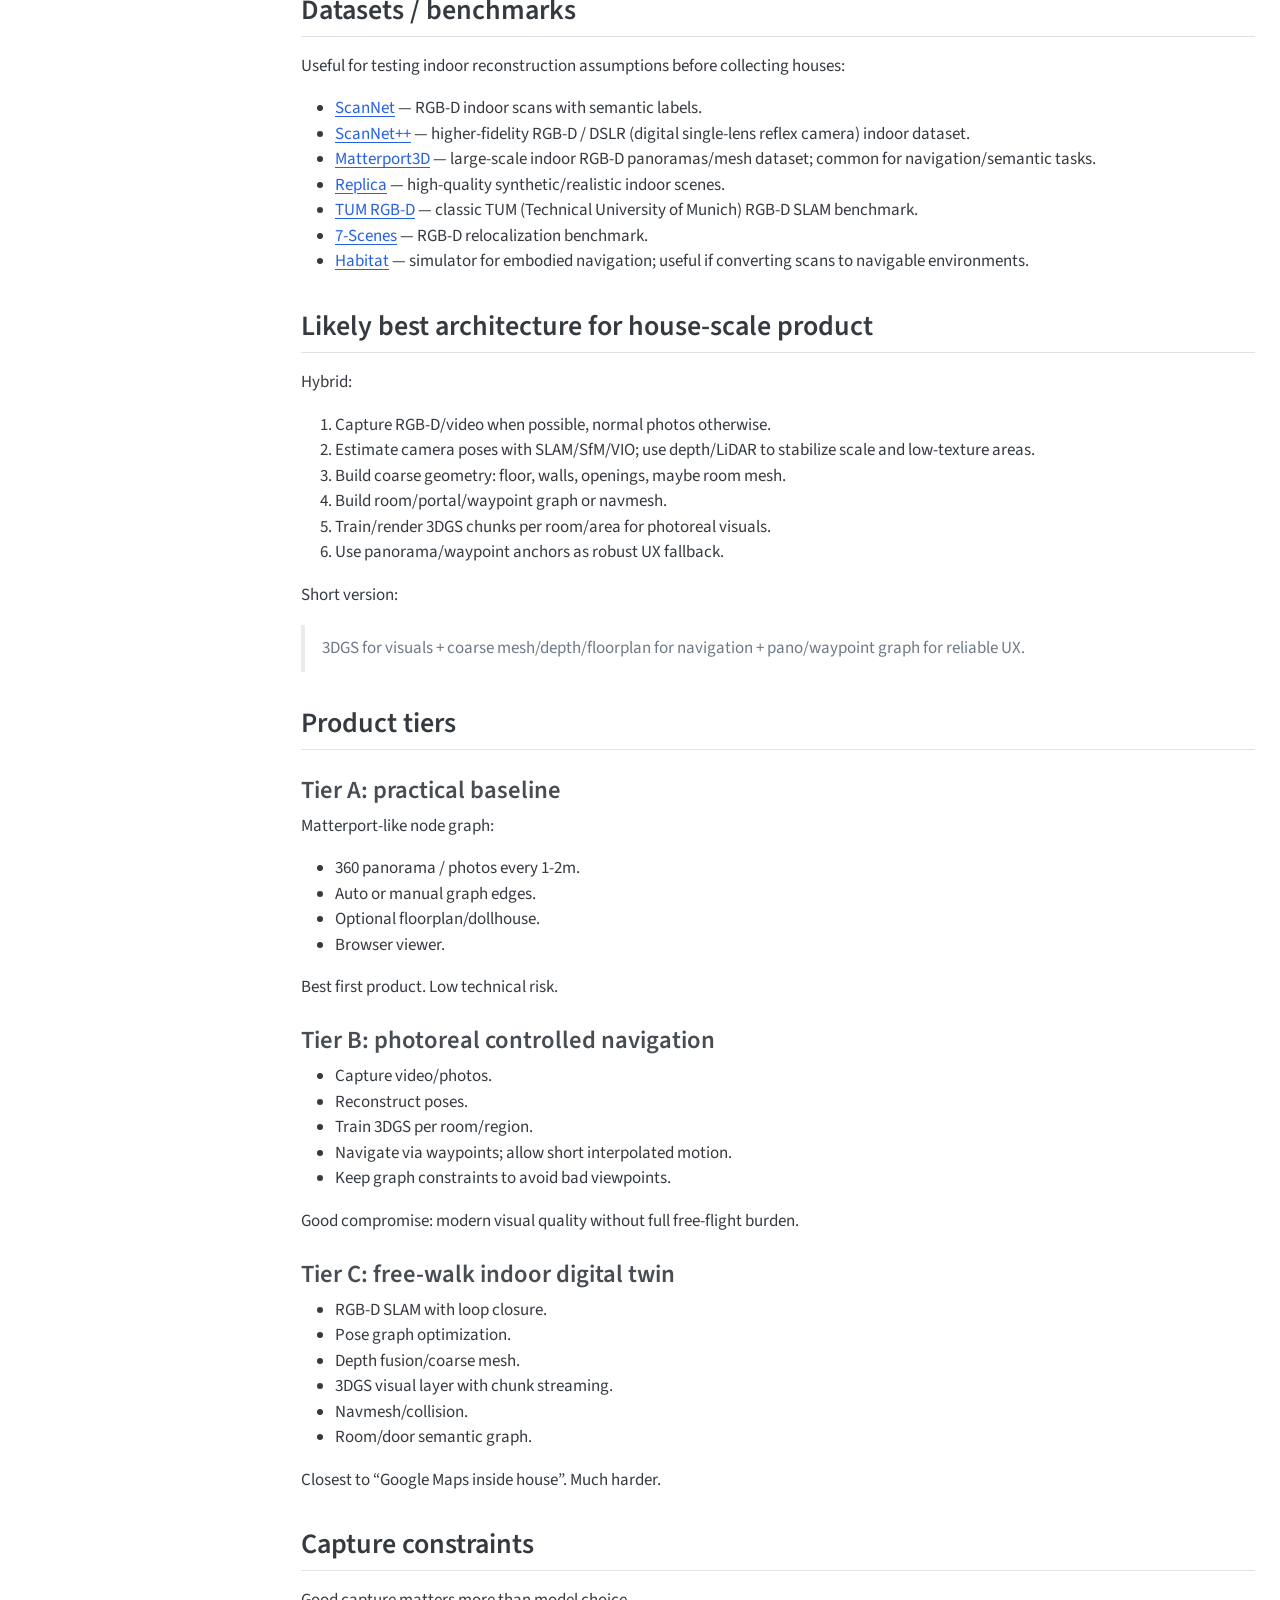
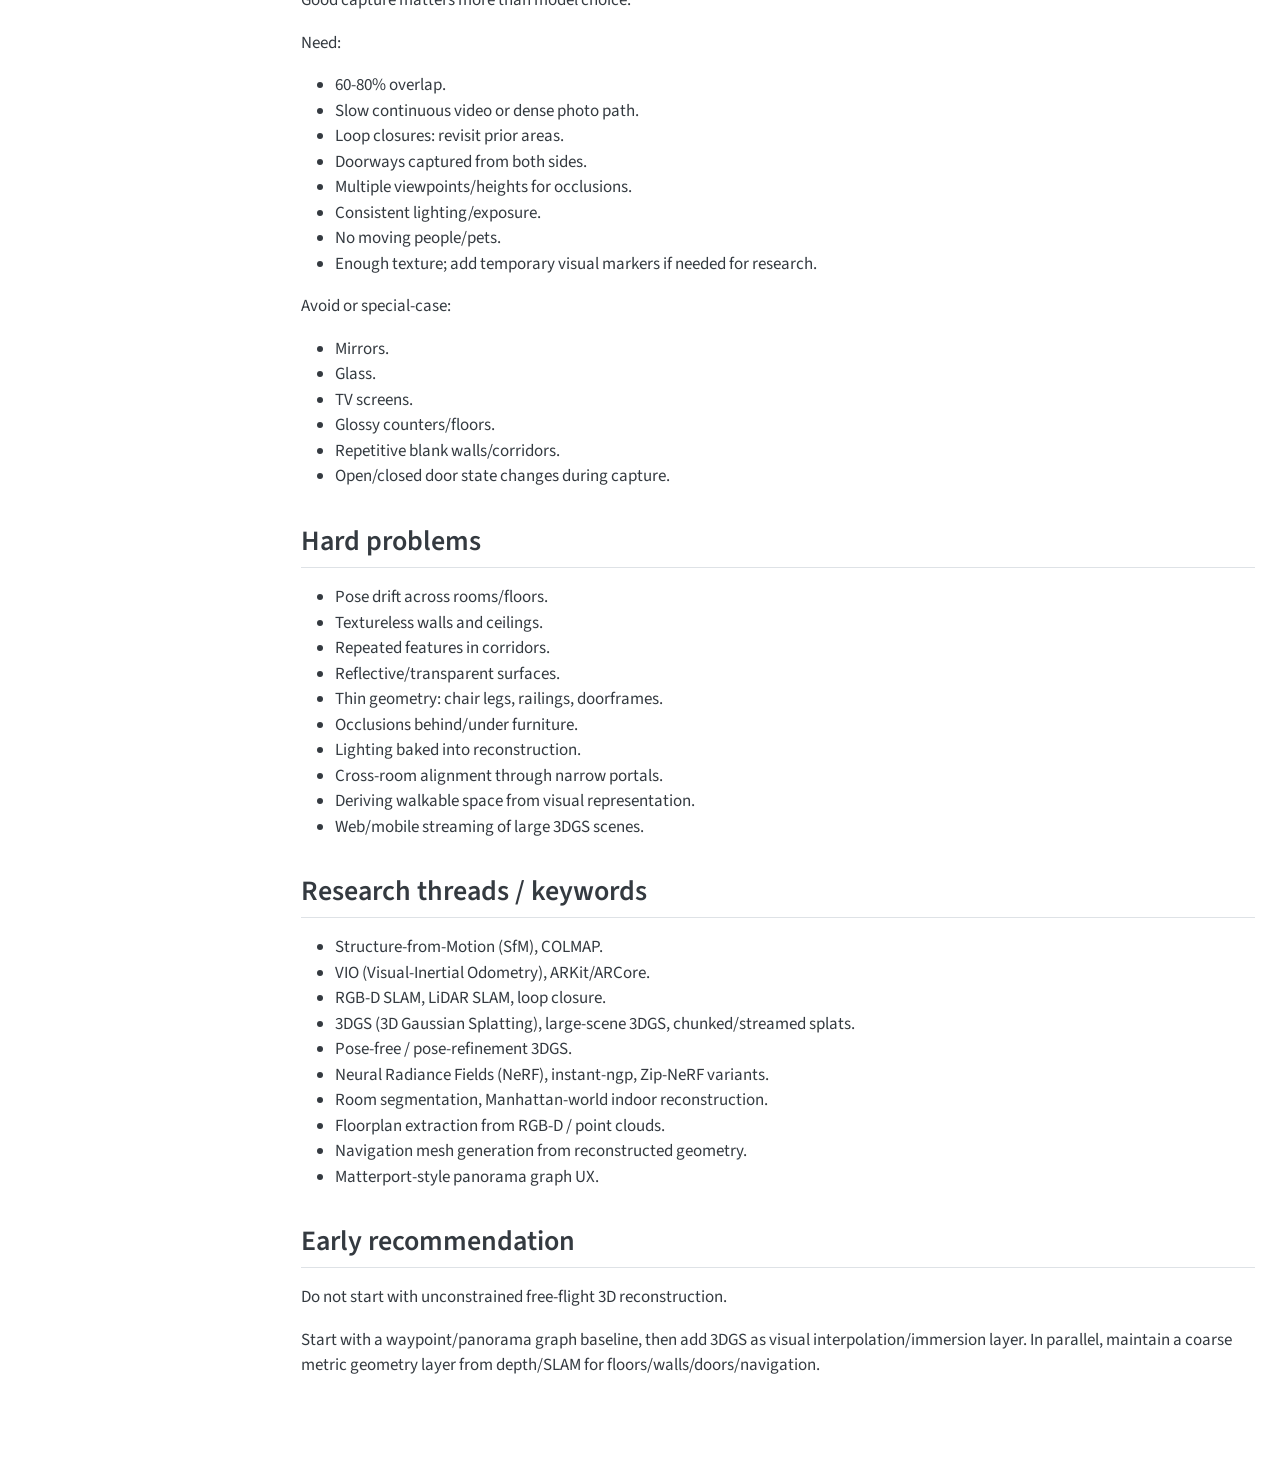
<file: 3d_photo_reconstruction.html>
<!DOCTYPE html>
<html xmlns="http://www.w3.org/1999/xhtml" lang="en" xml:lang="en"><head>

<meta charset="utf-8">
<meta name="generator" content="quarto-1.10.18">

<meta name="viewport" content="width=device-width, initial-scale=1.0, user-scalable=yes">


<title>3D photo reconstruction / indoor navigation research notes – exploring-edge-perf</title>
<style>
/* Default styles provided by pandoc.
** See https://pandoc.org/MANUAL.html#variables-for-html for config info.
*/
span.smallcaps{font-variant: small-caps;}
div.columns{display: flex; gap: 1.5em;}
div.column{flex: auto;}
@media screen {
div.columns{gap: min(4vw, 1.5em);}
div.column{overflow-x: auto;}
}
div.hanging-indent{margin-left: 1.5em; text-indent: -1.5em;}
ul.task-list{list-style: none;}
ul.task-list li input[type="checkbox"] {
  width: 0.8em;
  margin: 0 0.8em 0.2em -1em; /* quarto-specific, see https://github.com/quarto-dev/quarto-cli/issues/4556 */ 
  vertical-align: middle;
}
</style>


<script src="site_libs/quarto-nav/quarto-nav.js"></script>
<script src="site_libs/quarto-nav/headroom.min.js"></script>
<script src="site_libs/clipboard/clipboard.min.js"></script>
<script src="site_libs/quarto-search/autocomplete.umd.js"></script>
<script src="site_libs/quarto-search/fuse.min.js"></script>
<script src="site_libs/quarto-search/quarto-search.js"></script>
<meta name="quarto:offset" content="./">
<script src="site_libs/quarto-html/quarto.js" type="module"></script>
<script src="site_libs/quarto-html/tabsets/tabsets.js" type="module"></script>
<script src="site_libs/quarto-html/popper.min.js"></script>
<script src="site_libs/quarto-html/tippy.umd.min.js"></script>
<script src="site_libs/quarto-html/anchor.min.js"></script>
<link href="site_libs/quarto-html/tippy.css" rel="stylesheet">
<link href="site_libs/quarto-html/quarto-syntax-highlighting-64a204ab8560d761af7679ceaba22944.css" rel="stylesheet" id="quarto-text-highlighting-styles">
<script src="site_libs/bootstrap/bootstrap.min.js"></script>
<link href="site_libs/bootstrap/bootstrap-icons.css" rel="stylesheet">
<link href="site_libs/bootstrap/bootstrap-d63a2c9c8df14b07662b36303925c8cc.min.css" rel="stylesheet" append-hash="true" id="quarto-bootstrap" data-mode="light">
<script id="quarto-search-options" type="application/json">{
  "location": "navbar",
  "copy-button": false,
  "collapse-after": 3,
  "panel-placement": "end",
  "type": "overlay",
  "limit": 50,
  "keyboard-shortcut": [
    "f",
    "/",
    "s"
  ],
  "show-item-context": false,
  "language": {
    "search-no-results-text": "No results",
    "search-matching-documents-text": "matching documents",
    "search-copy-link-title": "Copy link to search",
    "search-hide-matches-text": "Hide additional matches",
    "search-more-match-text": "more match in this document",
    "search-more-matches-text": "more matches in this document",
    "search-clear-button-title": "Clear",
    "search-text-placeholder": "",
    "search-detached-cancel-button-title": "Cancel",
    "search-submit-button-title": "Submit",
    "search-label": "Search"
  }
}</script>


<link rel="stylesheet" href="styles.css">
<meta property="og:title" content="3D photo reconstruction / indoor navigation research notes – exploring-edge-perf">
<meta property="og:description" content="Memory-bandwidth-bound LLM decode TPS estimates and llama.cpp benchmarks">
<meta property="og:site_name" content="exploring-edge-perf">
<meta name="twitter:title" content="3D photo reconstruction / indoor navigation research notes – exploring-edge-perf">
<meta name="twitter:description" content="Memory-bandwidth-bound LLM decode TPS estimates and llama.cpp benchmarks">
<meta name="twitter:creator" content="@xl0xl0xl0">
<meta name="twitter:card" content="summary">
</head>

<body class="nav-sidebar floating nav-fixed quarto-light">

<div id="quarto-search-results"></div>
  <header id="quarto-header" class="headroom fixed-top">
    <nav class="navbar navbar-expand-lg " data-bs-theme="dark">
      <div class="navbar-container container-fluid">
      <div class="navbar-brand-container mx-auto">
    <a class="navbar-brand" href="./index.html">
    <span class="navbar-title">exploring-edge-perf</span>
    </a>
  </div>
            <div id="quarto-search" class="" title="Search"></div>
          <button class="navbar-toggler" type="button" data-bs-toggle="collapse" data-bs-target="#navbarCollapse" aria-controls="navbarCollapse" role="menu" aria-expanded="false" aria-label="Toggle navigation" onclick="if (window.quartoToggleHeadroom) { window.quartoToggleHeadroom(); }">
  <span class="navbar-toggler-icon"></span>
</button>
          <div class="collapse navbar-collapse" id="navbarCollapse">
            <ul class="navbar-nav navbar-nav-scroll ms-auto">
  <li class="nav-item compact">
    <a class="nav-link" href="http://github.com/xl0/edge-notes"> <i class="bi bi-github" role="img">
</i> 
<span class="menu-text"></span></a>
  </li>  
  <li class="nav-item compact">
    <a class="nav-link" href="https://twitter.com/xl0xl0xl0"> <i class="bi bi-twitter" role="img">
</i> 
<span class="menu-text"></span></a>
  </li>  
</ul>
          </div> <!-- /navcollapse -->
            <div class="quarto-navbar-tools">
</div>
      </div> <!-- /container-fluid -->
    </nav>
  <nav class="quarto-secondary-nav">
    <div class="container-fluid d-flex">
      <button type="button" class="quarto-btn-toggle btn" data-bs-toggle="collapse" role="button" data-bs-target=".quarto-sidebar-collapse-item" aria-controls="quarto-sidebar" aria-expanded="false" aria-label="Toggle sidebar navigation" onclick="if (window.quartoToggleHeadroom) { window.quartoToggleHeadroom(); }">
        <i class="bi bi-layout-text-sidebar-reverse"></i>
      </button>
        <nav class="quarto-page-breadcrumbs" aria-label="breadcrumb"><ol class="breadcrumb"><li class="breadcrumb-item"><a href="./3d_photo_reconstruction.html">3D photo reconstruction / indoor navigation research notes</a></li></ol></nav>
        <a class="flex-grow-1" role="navigation" data-bs-toggle="collapse" data-bs-target=".quarto-sidebar-collapse-item" aria-controls="quarto-sidebar" aria-expanded="false" aria-label="Toggle sidebar navigation" onclick="if (window.quartoToggleHeadroom) { window.quartoToggleHeadroom(); }">      
        </a>
    </div>
  </nav>
</header>
<!-- content -->
<div id="quarto-content" class="quarto-container page-columns page-rows-contents page-layout-full page-navbar">
<!-- sidebar -->
  <nav id="quarto-sidebar" class="sidebar collapse collapse-horizontal quarto-sidebar-collapse-item sidebar-navigation floating overflow-auto">
    <div class="sidebar-menu-container"> 
    <ul class="list-unstyled mt-1">
        <li class="sidebar-item">
  <div class="sidebar-item-container"> 
  <a href="./index.html" class="sidebar-item-text sidebar-link">
 <span class="menu-text">Research notebooks</span></a>
  </div>
</li>
        <li class="sidebar-item">
  <div class="sidebar-item-container"> 
  <a href="./edge_llm_tps.html" class="sidebar-item-text sidebar-link">
 <span class="menu-text">Theoretical LLM TPS on IQ-9075, Jetson, and NVIDIA GPUs</span></a>
  </div>
</li>
        <li class="sidebar-item">
  <div class="sidebar-item-container"> 
  <a href="./3d_photo_reconstruction.html" class="sidebar-item-text sidebar-link active">
 <span class="menu-text">3D photo reconstruction / indoor navigation research notes</span></a>
  </div>
</li>
        <li class="sidebar-item">
  <div class="sidebar-item-container"> 
  <a href="./autonomous_drone_navigation.html" class="sidebar-item-text sidebar-link">
 <span class="menu-text">Autonomous indoor drone navigation / capture research notes</span></a>
  </div>
</li>
        <li class="sidebar-item">
  <div class="sidebar-item-container"> 
  <a href="./04_ref_matrials.html" class="sidebar-item-text sidebar-link">
 <span class="menu-text">04_ref_matrials.html</span></a>
  </div>
</li>
        <li class="sidebar-item">
  <div class="sidebar-item-container"> 
  <a href="./nvidia_isaac_ecosystem.html" class="sidebar-item-text sidebar-link">
 <span class="menu-text">NVIDIA Isaac ecosystem research notes</span></a>
  </div>
</li>
        <li class="sidebar-item">
  <div class="sidebar-item-container"> 
  <a href="./voxl2_mini.html" class="sidebar-item-text sidebar-link">
 <span class="menu-text">ModalAI VOXL 2 Mini research notes</span></a>
  </div>
</li>
        <li class="sidebar-item">
  <div class="sidebar-item-container"> 
  <a href="./flight_compute_landscape.html" class="sidebar-item-text sidebar-link">
 <span class="menu-text">Flight compute and competing ecosystems</span></a>
  </div>
</li>
        <li class="sidebar-item">
  <div class="sidebar-item-container"> 
  <a href="./modalai_modules.html" class="sidebar-item-text sidebar-link">
 <span class="menu-text">ModalAI module reference</span></a>
  </div>
</li>
        <li class="sidebar-item">
  <div class="sidebar-item-container"> 
  <a href="./pixhawk_ecosystem.html" class="sidebar-item-text sidebar-link">
 <span class="menu-text">The Pixhawk ecosystem</span></a>
  </div>
</li>
        <li class="sidebar-item">
  <div class="sidebar-item-container"> 
  <a href="./ros.html" class="sidebar-item-text sidebar-link">
 <span class="menu-text">ROS, from zero</span></a>
  </div>
</li>
        <li class="sidebar-item">
  <div class="sidebar-item-container"> 
  <a href="./vio_slam.html" class="sidebar-item-text sidebar-link">
 <span class="menu-text">VIO and SLAM</span></a>
  </div>
</li>
        <li class="sidebar-item">
  <div class="sidebar-item-container"> 
  <a href="./navigation_exploration.html" class="sidebar-item-text sidebar-link">
 <span class="menu-text">Navigation and exploration</span></a>
  </div>
</li>
        <li class="sidebar-item">
  <div class="sidebar-item-container"> 
  <a href="./platforms.html" class="sidebar-item-text sidebar-link">
 <span class="menu-text">Drone platforms</span></a>
  </div>
</li>
    </ul>
    </div>
    <nav id="TOC" role="doc-toc" class="toc-active">
    <h2 id="toc-title">On this page</h2>
   
  <ul>
  <li><a href="#core-distinction" id="toc-core-distinction" class="nav-link active" data-scroll-target="#core-distinction">Core distinction</a></li>
  <li><a href="#main-approaches" id="toc-main-approaches" class="nav-link" data-scroll-target="#main-approaches">Main approaches</a>
  <ul class="collapse">
  <li><a href="#matterport-virtual-tour-style" id="toc-matterport-virtual-tour-style" class="nav-link" data-scroll-target="#matterport-virtual-tour-style">1. Matterport / virtual-tour style</a></li>
  <li><a href="#photogrammetry-slam-mesh" id="toc-photogrammetry-slam-mesh" class="nav-link" data-scroll-target="#photogrammetry-slam-mesh">2. Photogrammetry / SLAM mesh</a></li>
  <li><a href="#neural-rendering-nerf-and-3d-gaussian-splatting" id="toc-neural-rendering-nerf-and-3d-gaussian-splatting" class="nav-link" data-scroll-target="#neural-rendering-nerf-and-3d-gaussian-splatting">3. Neural rendering: NeRF and 3D Gaussian Splatting</a></li>
  <li><a href="#relation-between-photogrammetry-and-neural-rendering" id="toc-relation-between-photogrammetry-and-neural-rendering" class="nav-link" data-scroll-target="#relation-between-photogrammetry-and-neural-rendering">Relation between photogrammetry and neural rendering</a></li>
  </ul></li>
  <li><a href="#sota-indoor-reconstruction-research-to-track" id="toc-sota-indoor-reconstruction-research-to-track" class="nav-link" data-scroll-target="#sota-indoor-reconstruction-research-to-track">SOTA indoor / reconstruction research to track</a></li>
  <li><a href="#datasets-benchmarks" id="toc-datasets-benchmarks" class="nav-link" data-scroll-target="#datasets-benchmarks">Datasets / benchmarks</a></li>
  <li><a href="#likely-best-architecture-for-house-scale-product" id="toc-likely-best-architecture-for-house-scale-product" class="nav-link" data-scroll-target="#likely-best-architecture-for-house-scale-product">Likely best architecture for house-scale product</a></li>
  <li><a href="#product-tiers" id="toc-product-tiers" class="nav-link" data-scroll-target="#product-tiers">Product tiers</a>
  <ul class="collapse">
  <li><a href="#tier-a-practical-baseline" id="toc-tier-a-practical-baseline" class="nav-link" data-scroll-target="#tier-a-practical-baseline">Tier A: practical baseline</a></li>
  <li><a href="#tier-b-photoreal-controlled-navigation" id="toc-tier-b-photoreal-controlled-navigation" class="nav-link" data-scroll-target="#tier-b-photoreal-controlled-navigation">Tier B: photoreal controlled navigation</a></li>
  <li><a href="#tier-c-free-walk-indoor-digital-twin" id="toc-tier-c-free-walk-indoor-digital-twin" class="nav-link" data-scroll-target="#tier-c-free-walk-indoor-digital-twin">Tier C: free-walk indoor digital twin</a></li>
  </ul></li>
  <li><a href="#capture-constraints" id="toc-capture-constraints" class="nav-link" data-scroll-target="#capture-constraints">Capture constraints</a></li>
  <li><a href="#hard-problems" id="toc-hard-problems" class="nav-link" data-scroll-target="#hard-problems">Hard problems</a></li>
  <li><a href="#research-threads-keywords" id="toc-research-threads-keywords" class="nav-link" data-scroll-target="#research-threads-keywords">Research threads / keywords</a></li>
  <li><a href="#early-recommendation" id="toc-early-recommendation" class="nav-link" data-scroll-target="#early-recommendation">Early recommendation</a></li>
  </ul>
</nav>
</nav>
<div id="quarto-sidebar-glass" class="quarto-sidebar-collapse-item" data-bs-toggle="collapse" data-bs-target=".quarto-sidebar-collapse-item"></div>
<!-- margin-sidebar -->
    <div id="quarto-margin-sidebar" class="sidebar margin-sidebar zindex-bottom">
    </div>
<!-- main -->
<main class="content column-page-right" id="quarto-document-content">

<header id="title-block-header" class="quarto-title-block default">
<div class="quarto-title">
<h1 class="title">3D photo reconstruction / indoor navigation research notes</h1>
</div>



<div class="quarto-title-meta column-page-right">

    
  
    
  </div>
  


</header>


<!-- WARNING: THIS FILE WAS AUTOGENERATED! DO NOT EDIT! -->
<p>Goal: understand practical + SOTA (state-of-the-art) options for turning many indoor house photos/videos into a Google-Maps-like navigable environment: room-scale navigation, between-room transitions, photoreal visuals, optional metric geometry.</p>
<section id="core-distinction" class="level2">
<h2 class="anchored" data-anchor-id="core-distinction">Core distinction</h2>
<p>“Photo stitching” is not one problem. Current systems usually combine several layers:</p>
<ul>
<li><strong>Pose layer</strong>: camera locations/orientations from SfM (Structure from Motion; recover camera poses + sparse 3D points from overlapping photos), SLAM (Simultaneous Localization and Mapping; track device pose while building map), VIO (Visual-Inertial Odometry; estimate motion from camera + inertial sensor), ARKit/ARCore phone augmented-reality tracking, or LiDAR (Light Detection and Ranging; active depth sensing).</li>
<li><strong>Visual layer</strong>: panoramas, textured mesh, NeRF (Neural Radiance Field; neural scene representation for novel-view rendering), or 3DGS (3D Gaussian Splatting; explicit Gaussian blobs rendered by rasterization).</li>
<li><strong>Geometry layer</strong>: mesh/depth/floorplan/walls/doors/floors for collision, scale, measurement.</li>
<li><strong>Navigation layer</strong>: waypoint graph, room/portal graph, navmesh.</li>
<li><strong>Semantic layer</strong>: rooms, doors, furniture, walkable regions, labels.</li>
</ul>
<p>Important: photoreal rendering alone does not solve navigation. 3DGS/NeRF can look good while geometry remains fuzzy/non-metric.</p>
</section>
<section id="main-approaches" class="level2">
<h2 class="anchored" data-anchor-id="main-approaches">Main approaches</h2>
<section id="matterport-virtual-tour-style" class="level3">
<h3 class="anchored" data-anchor-id="matterport-virtual-tour-style">1. Matterport / virtual-tour style</h3>
<p>Representation: discrete 360° panoramas connected by clickable waypoints, often with floorplan/dollhouse mesh.</p>
<p>Commercial references / demos:</p>
<ul>
<li><p><a href="https://matterport.com/">Matterport</a> — commercial baseline; strong example of pano graph + dollhouse UX (user experience). Demo: <a href="https://my.matterport.com/show/?m=jm5WwEA3HUN&amp;log=0&amp;help=0&amp;nt=0&amp;play=1&amp;qs=0&amp;brand=1&amp;dh=1&amp;tour=1&amp;gt=1&amp;hr=1&amp;mls=0&amp;mt=1&amp;tagNav=1&amp;pin=1&amp;portal=1&amp;f=1&amp;fp=1&amp;nozoom=0&amp;search=1&amp;wh=1&amp;kb=1&amp;lp=0&amp;title=0&amp;tourcta=1&amp;vr=1">Matterport sample tour</a>.</p>
<iframe width="853" height="480" src="https://my.matterport.com/show/?m=jm5WwEA3HUN&amp;log=0&amp;help=0&amp;nt=0&amp;play=1&amp;qs=0&amp;brand=1&amp;dh=1&amp;tour=1>=1&amp;hr=1&amp;mls=0&amp;mt=1&amp;tagNav=1&amp;pin=1&amp;portal=1&amp;f=1&amp;fp=1&amp;nozoom=0&amp;search=1&amp;wh=1&amp;kb=1&amp;lp=0&amp;title=0&amp;tourcta=1&amp;vr=1" frameborder="0" allowfullscreen="" allow="xr-spatial-tracking; fullscreen; autoplay">
</iframe></li>
<li><p><a href="https://poly.cam/">Polycam</a> — mobile-first consumer capture app; LiDAR/photo modes.</p></li>
<li><p><a href="https://www.zillow.com/3d-home/">Zillow 3D Home</a> — simple real-estate pano-tour UX reference.</p></li>
</ul>
<p>Open-source viewers / tour builders. 360 panorama tours are mature. Limitation: usually click-to-jump between pano nodes, not Matterport-like spatial/free-walk interpolation.</p>
<ul>
<li><a href="https://www.marzipano.net/">Marzipano</a> / <a href="https://github.com/google/marzipano">GitHub</a> — strongest open-source baseline for multi-resolution web pano tours.</li>
<li><a href="https://pannellum.org/">Pannellum</a> / <a href="https://github.com/mpetroff/pannellum">GitHub</a> — lightweight MIT-licensed web panorama viewer with scene hotspots/tour configs.</li>
<li><a href="https://photo-sphere-viewer.js.org/">Photo Sphere Viewer</a> / <a href="https://github.com/mistic100/Photo-Sphere-Viewer">GitHub</a> — Three.js-based 360° viewer; good plugin ecosystem.</li>
<li><a href="https://github.com/un0btanium/360-panorama-tour-viewer-and-editor">360 panorama tour viewer/editor</a> — Marzipano-based open-source editor/viewer; useful if editor UX matters.</li>
</ul>
<p>Pros:</p>
<ul>
<li>Most robust product path.</li>
<li>Browser-friendly.</li>
<li>Navigation UX solved: node-to-node movement.</li>
<li>Good for real estate / documentation.</li>
<li>Avoids many free-view reconstruction artifacts.</li>
</ul>
<p>Cons:</p>
<ul>
<li>Not true continuous free-walk 3D.</li>
<li>Parallax wrong between panorama nodes.</li>
<li>Usually needs capture discipline or dedicated hardware.</li>
</ul>
<p>Use when reliability matters more than full 6DoF (six degrees of freedom; position <code>x,y,z</code> + orientation <code>roll,pitch,yaw</code>) movement.</p>
</section>
<section id="photogrammetry-slam-mesh" class="level3">
<h3 class="anchored" data-anchor-id="photogrammetry-slam-mesh">2. Photogrammetry / SLAM mesh</h3>
<p>Photogrammetry is mostly <strong>solving a giant jigsaw puzzle of where cameras were</strong>.</p>
<p>Each photo is a 2D projection of same 3D world. If same chair corner appears in 5 photos, system can ask: “where could these 5 cameras have been so this one 3D point lands at exactly these 5 pixel positions?” Do that for thousands/millions of points -&gt; recover camera poses and a sparse 3D skeleton of room.</p>
<ul>
<li>same physical point seen from multiple views gives a ray from each camera;</li>
<li>correct 3D point lies where rays intersect / nearly intersect;</li>
<li>correct camera poses are ones that make all those intersections consistent;</li>
<li>bundle adjustment nudges every camera + point until projected points land back on observed pixels.</li>
</ul>
<p>Once cameras are known, dense geometry becomes easier: for each pixel, search along its camera ray for depth that makes nearby photos agree. Repeat over many images -&gt; depth maps / dense point cloud. Fuse those depths -&gt; mesh. Then paste original photos back onto mesh as texture.</p>
<p>SLAM is same family but online: while walking, estimate current camera motion and map at same time. VIO adds an IMU (inertial measurement unit; accelerometer/gyroscope motion cues). RGB-D (red-green-blue plus depth; color image plus depth image) and LiDAR add direct depth. Those extra sensors are extremely useful indoors because they give scale and stop drift.</p>
<p>Key mental split:</p>
<ul>
<li><strong>SfM/SLAM</strong> answers: where was each camera?</li>
<li><strong>MVS (Multi-View Stereo) / depth fusion</strong> answers: where are surfaces?</li>
<li><strong>texturing</strong> answers: what color should surfaces have?</li>
<li><strong>navmesh/waypoints</strong> answer: where may user walk?</li>
</ul>
<p>That last part is not output by photogrammetry. A pretty mesh can still have noisy floors, fused chair legs, holes, fake mirror geometry. Product needs separate cleanup/semantics for walkable areas, doors, rooms.</p>
<p>Indoor gotcha: algorithms want parallax + texture. Houses give blank walls, repeated doors, mirrors, glass, narrow corridors. More photos helps only if they add new viewpoints and stable features. RGB-D/VIO often helps more than bigger models.</p>
<p>Commercial tools worth knowing:</p>
<ul>
<li><a href="https://www.capturingreality.com/">RealityCapture</a> — strong commercial photogrammetry.</li>
<li><a href="https://www.agisoft.com/">Agisoft Metashape</a> — commercial photogrammetry.</li>
<li><a href="https://developer.apple.com/augmented-reality/arkit/">iPhone/iPad LiDAR + ARKit</a> — practical mobile RGB-D/VIO capture source.</li>
<li><a href="https://developers.google.com/ar">ARCore</a> — Android AR/VIO stack.</li>
</ul>
<p>Open-source tools:</p>
<ul>
<li><a href="https://colmap.github.io/">COLMAP</a> / <a href="https://github.com/colmap/colmap">GitHub</a> — <strong>offline</strong> SfM/MVS baseline; common input to NeRF/3DGS pipelines. Can process ordered video frames, but not intended as live tracker.</li>
<li><a href="https://github.com/openMVG/openMVG">OpenMVG</a> — <strong>offline</strong> multi-view geometry/SfM framework.</li>
<li><a href="https://github.com/cdcseacave/openMVS">OpenMVS</a> — <strong>offline</strong> dense reconstruction from SfM outputs; often paired with OpenMVG.</li>
<li><a href="https://github.com/alicevision/Meshroom">Meshroom / AliceVision</a> — <strong>offline</strong> node-based photogrammetry pipeline.</li>
<li><a href="https://github.com/OpenDroneMap/ODM">OpenDroneMap</a> — <strong>offline</strong> photogrammetry stack; outdoor/drone-oriented but useful pipeline reference.</li>
<li><a href="https://github.com/UZ-SLAMLab/ORB_SLAM3">ORB-SLAM3</a> — <strong>real-time/online tracking</strong> visual/visual-inertial SLAM research baseline using ORB (Oriented FAST and Rotated BRIEF; efficient local image features). Map quality is tracking-grade, not polished product mesh.</li>
<li><a href="https://github.com/introlab/rtabmap">RTAB-Map</a> — <strong>real-time/online</strong> RTAB-Map (Real-Time Appearance-Based Mapping; graph-based SLAM); practical RGB-D, stereo, LiDAR robotics baseline. Can also optimize/export maps offline after capture.</li>
<li><a href="https://github.com/MIT-SPARK/Kimera">Kimera</a> — <strong>real-time/online research stack</strong> for metric-semantic SLAM. Heavier integration burden; closer to robotics than turnkey photogrammetry.</li>
</ul>
<p>Rule of thumb: <strong>SfM/MVS/photogrammetry tools are offline and produce better final assets; SLAM/VIO tools are online and produce live poses/maps, often needing post-processing for nice meshes.</strong></p>
<p>Pros:</p>
<ul>
<li>Produces explicit geometry.</li>
<li>Useful for measurements, floorplan, collision, room layout.</li>
<li>Can feed game-engine/web navigation.</li>
</ul>
<p>Cons:</p>
<ul>
<li>Indoor scenes are hard: blank walls, repetition, mirrors, glass, glossy surfaces, narrow corridors.</li>
<li>Photoreal quality often worse than source photos/3DGS.</li>
<li>Mesh cleanup can be required.</li>
</ul>
<p>Use when metric structure and navigability matter.</p>
</section>
<section id="neural-rendering-nerf-and-3d-gaussian-splatting" class="level3">
<h3 class="anchored" data-anchor-id="neural-rendering-nerf-and-3d-gaussian-splatting">3. Neural rendering: NeRF and 3D Gaussian Splatting</h3>
<p>Current visual SOTA for practical use is <strong>3DGS (3D Gaussian Splatting)</strong> more than vanilla NeRF.</p>
<p>Pipeline: photos/video -&gt; camera poses from SfM/SLAM -&gt; optimize radiance representation -&gt; real-time novel-view rendering.</p>
<p>Core papers / project pages:</p>
<ul>
<li><a href="https://repo-sam.inria.fr/fungraph/3d-gaussian-splatting/">3D Gaussian Splatting for Real-Time Radiance Field Rendering</a> — original 3DGS paper/project.</li>
<li><a href="https://github.com/graphdeco-inria/gaussian-splatting">3DGS official code</a> — reference implementation.</li>
<li><a href="https://github.com/nerfstudio-project/nerfstudio">Nerfstudio</a> — open toolkit for NeRF/3DGS workflows.</li>
<li><a href="https://docs.nerf.studio/nerfology/methods/splat.html">Nerfstudio Splatfacto docs</a> — practical 3DGS model in Nerfstudio.</li>
<li><a href="https://github.com/nerfstudio-project/gsplat">gsplat</a> — CUDA (NVIDIA GPU programming/runtime stack) rasterization library used by Nerfstudio; good base for custom 3DGS training/rendering.</li>
<li><a href="https://github.com/NVlabs/instant-ngp">instant-ngp</a> — older but important real-time NeRF/hash-grid baseline.</li>
</ul>
<p>Open-source 3DGS implementations / pipelines:</p>
<ul>
<li><a href="https://github.com/pierotofy/opensplat">OpenSplat</a> — C++ 3DGS pipeline; takes COLMAP/OpenSfM/OpenMVG/Nerfstudio-style inputs.</li>
<li><a href="https://github.com/yzslab/gaussian-splatting-lightning">gaussian-splatting-lightning</a> — PyTorch Lightning research framework.</li>
<li><a href="https://github.com/Gaussian-Splatting-Toolkit/Gaussian-Splatting-Toolkit">Gaussian Splatting Toolkit</a> — toolkit for training/evaluation variants.</li>
<li><a href="https://github.com/VincentChoi33/gaussian-splatting-pipeline">Gaussian splatting pipeline</a> — end-to-end video/photos -&gt; COLMAP/LightGlue -&gt; compressed splats; useful pipeline reference.</li>
<li><a href="https://github.com/NVlabs/InstantSplat">InstantSplat</a> — sparse-view/generalizable splatting research code.</li>
<li><a href="https://github.com/wangys16/freesplat">FreeSplat</a> — feed-forward/generalizable 3DGS research thread.</li>
</ul>
<p>Web viewers / deployment:</p>
<ul>
<li><a href="https://github.com/playcanvas/super-splat">SuperSplat</a> — PlayCanvas open-source 3DGS editor.</li>
<li><a href="https://github.com/playcanvas/supersplat-viewer">SuperSplat Viewer</a> — self-hostable web viewer for splats.</li>
<li><a href="https://developer.playcanvas.com/user-manual/gaussian-splatting/editing/supersplat/">SuperSplat docs</a> — useful practical docs.</li>
<li><a href="https://antimatter15.com/splat/">Kevin Kwok WebGL splat viewer</a> / <a href="https://github.com/antimatter15/splat">GitHub</a> — minimal browser splat viewer reference.</li>
</ul>
<p>Pros:</p>
<ul>
<li>Very photorealistic.</li>
<li>3DGS renders fast, often real-time.</li>
<li>Better practical latency than classic NeRF.</li>
<li>Handles view-dependent appearance better than textured mesh.</li>
</ul>
<p>Cons:</p>
<ul>
<li>Needs good poses or joint pose optimization.</li>
<li>Geometry can be fuzzy / non-physical.</li>
<li>Navigation/collision not directly available.</li>
<li>Large houses need chunking/streaming.</li>
<li>Browser/mobile renderer less mature than pano tours.</li>
<li>Mirrors/glass/lighting changes remain hard.</li>
</ul>
<p>Use for visuals, not as sole navigation substrate.</p>
</section>
<section id="relation-between-photogrammetry-and-neural-rendering" class="level3">
<h3 class="anchored" data-anchor-id="relation-between-photogrammetry-and-neural-rendering">Relation between photogrammetry and neural rendering</h3>
<p>Photogrammetry/SLAM and neural rendering are not competing replacements. Usually they are <strong>two stages in same pipeline</strong>.</p>
<p>Photogrammetry/SLAM first answers: <strong>where were cameras?</strong> Neural rendering then asks: <strong>given those cameras and images, what scene representation best reproduces the photos from new viewpoints?</strong></p>
<p>Typical 3DGS/NeRF pipeline:</p>
<ol type="1">
<li>Capture photos/video.</li>
<li>Run SfM/SLAM to estimate camera poses.</li>
<li>Initialize sparse geometry from SfM point cloud or RGB-D depth.</li>
<li>Optimize neural/gaussian scene so rendered views match source photos.</li>
<li>Render novel views from new camera positions.</li>
</ol>
<p>So COLMAP often appears inside neural-rendering workflows. Nerfstudio, original 3DGS code, OpenSplat, etc. commonly take COLMAP outputs: camera intrinsics, camera extrinsics, sparse points.</p>
<p>Key difference is output:</p>
<ul>
<li><strong>Photogrammetry output</strong>: mesh/point cloud/depth. Explicit geometry. Good for measurement, collision, floorplans, navmesh. Looks okay, often not photoreal.</li>
<li><strong>Neural-rendering output</strong>: radiance field / gaussian splats. Optimized for making images. Looks great. Geometry may be approximate, fuzzy, or non-physical.</li>
</ul>
<p>Mental model:</p>
<blockquote class="blockquote">
<p>Photogrammetry is surveying. Neural rendering is cinematography.</p>
</blockquote>
<p>Surveying gives map/structure. Cinematography gives convincing views. For indoor navigation product, likely need both: photogrammetry/SLAM for pose + coarse walkable geometry; 3DGS/NeRF for visual layer.</p>
<p>Important nuance: some newer systems blur boundary. Gaussian SLAM, pose-free 3DGS, RGB-D 3DGS, SDF+Gaussian hybrids jointly optimize pose, geometry, and appearance. But product-wise same split remains useful: <strong>metric/navigation layer</strong> vs <strong>photoreal rendering layer</strong>.</p>
</section>
</section>
<section id="sota-indoor-reconstruction-research-to-track" class="level2">
<h2 class="anchored" data-anchor-id="sota-indoor-reconstruction-research-to-track">SOTA indoor / reconstruction research to track</h2>
<p>Indoor-specific 3DGS/SfM/SLAM is active. Useful papers/projects:</p>
<ul>
<li><a href="https://ucwxb.github.io/OmniIndoor3D/">OmniIndoor3D</a> / <a href="https://arxiv.org/abs/2505.20610">arXiv</a> / <a href="https://github.com/ucwxb/OmniIndoor3D">GitHub</a> — indoor 3DGS with appearance + geometry + panoptic reconstruction from consumer RGB-D.</li>
<li><a href="https://openaccess.thecvf.com/content/CVPR2025/papers/Ruan_IndoorGS_Geometric_Cues_Guided_Gaussian_Splatting_for_Indoor_Scene_Reconstruction_CVPR_2025_paper.pdf">IndoorGS</a> — geometric cues guided 3DGS for indoor scenes; tackles low texture/repetition.</li>
<li><a href="https://openreview.net/forum?id=SoPSI570Ap">NopeRoomGS</a> — pose-free indoor 3DGS optimization; useful if capture poses are unreliable.</li>
<li><a href="https://li-yuetao.github.io/ActiveSplat/">ActiveSplat</a> / <a href="https://arxiv.org/abs/2410.21955">arXiv</a> — active indoor reconstruction using Gaussian splatting + planning.</li>
<li><a href="https://arxiv.org/pdf/2503.22986">FreeSplat++</a> — efficient/generalizable indoor whole-scene 3DGS.</li>
<li><a href="https://repo-sam.inria.fr/nerphys/on-the-fly-nvs/">On-the-fly reconstruction for large-scale NVS (Novel View Synthesis; render views from camera poses not present in source photos) from unposed images</a> — unposed image reconstruction + 3DGS direction.</li>
</ul>
<p>Gaussian SLAM / RGB-D reconstruction:</p>
<ul>
<li><a href="https://github.com/muskie82/MonoGS">MonoGS</a> — monocular/stereo/RGB-D Gaussian Splatting SLAM; CVPR (Computer Vision and Pattern Recognition conference) 2024 highlight.</li>
<li><a href="https://github.com/google-research/Splat-SLAM">Splat-SLAM</a> — RGB-only SLAM with 3D Gaussian representation and globally optimized dense geometry/rendering.</li>
<li><a href="https://github.com/gaus-slam/gaus-slam">GauS-SLAM</a> — dense RGB-D SLAM with Gaussian surfels.</li>
<li><a href="https://github.com/Lab-of-AI-and-Robotics/GS-ICP-SLAM">GS-ICP-SLAM</a> — RGB-D Gaussian Splatting SLAM with ICP (Iterative Closest Point; point-cloud/depth-frame alignment) style tracking.</li>
<li><a href="https://github.com/MisEty/GPS-SLAM">GPS-SLAM</a> — Gaussian + SDF (signed distance field; volumetric geometry storing distance to nearest surface) hybrid SLAM; interesting because SDF helps geometry while Gaussians help appearance.</li>
<li><a href="https://github.com/pengchongH/VTGaussian-SLAM">VTGaussian-SLAM</a> — RGB-D SLAM for large indoor scenes with view-tied Gaussians.</li>
<li><a href="https://github.com/yanyan-li/4DGS-SLAM">4DGS-SLAM</a> — dynamic-scene Gaussian SLAM.</li>
<li><a href="https://github.com/leaner-forever/SEGS-SLAM">SEGS-SLAM</a> — structure-enhanced 3DGS SLAM using ORB-SLAM3.</li>
<li><a href="https://github.com/DrLi-Ming/DenseSplat">DenseSplat</a> — sparse-keyframe densification with 3DGS/NeRF priors.</li>
</ul>
</section>
<section id="datasets-benchmarks" class="level2">
<h2 class="anchored" data-anchor-id="datasets-benchmarks">Datasets / benchmarks</h2>
<p>Useful for testing indoor reconstruction assumptions before collecting houses:</p>
<ul>
<li><a href="http://www.scan-net.org/">ScanNet</a> — RGB-D indoor scans with semantic labels.</li>
<li><a href="https://kaldir.vc.in.tum.de/scannetpp/">ScanNet++</a> — higher-fidelity RGB-D / DSLR (digital single-lens reflex camera) indoor dataset.</li>
<li><a href="https://niessner.github.io/Matterport/">Matterport3D</a> — large-scale indoor RGB-D panoramas/mesh dataset; common for navigation/semantic tasks.</li>
<li><a href="https://github.com/facebookresearch/Replica-Dataset">Replica</a> — high-quality synthetic/realistic indoor scenes.</li>
<li><a href="https://cvg.cit.tum.de/data/datasets/rgbd-dataset">TUM RGB-D</a> — classic TUM (Technical University of Munich) RGB-D SLAM benchmark.</li>
<li><a href="https://www.microsoft.com/en-us/research/project/rgb-d-dataset-7-scenes/">7-Scenes</a> — RGB-D relocalization benchmark.</li>
<li><a href="https://github.com/facebookresearch/habitat-sim">Habitat</a> — simulator for embodied navigation; useful if converting scans to navigable environments.</li>
</ul>
</section>
<section id="likely-best-architecture-for-house-scale-product" class="level2">
<h2 class="anchored" data-anchor-id="likely-best-architecture-for-house-scale-product">Likely best architecture for house-scale product</h2>
<p>Hybrid:</p>
<ol type="1">
<li>Capture RGB-D/video when possible, normal photos otherwise.</li>
<li>Estimate camera poses with SLAM/SfM/VIO; use depth/LiDAR to stabilize scale and low-texture areas.</li>
<li>Build coarse geometry: floor, walls, openings, maybe room mesh.</li>
<li>Build room/portal/waypoint graph or navmesh.</li>
<li>Train/render 3DGS chunks per room/area for photoreal visuals.</li>
<li>Use panorama/waypoint anchors as robust UX fallback.</li>
</ol>
<p>Short version:</p>
<blockquote class="blockquote">
<p>3DGS for visuals + coarse mesh/depth/floorplan for navigation + pano/waypoint graph for reliable UX.</p>
</blockquote>
</section>
<section id="product-tiers" class="level2">
<h2 class="anchored" data-anchor-id="product-tiers">Product tiers</h2>
<section id="tier-a-practical-baseline" class="level3">
<h3 class="anchored" data-anchor-id="tier-a-practical-baseline">Tier A: practical baseline</h3>
<p>Matterport-like node graph:</p>
<ul>
<li>360 panorama / photos every 1-2m.</li>
<li>Auto or manual graph edges.</li>
<li>Optional floorplan/dollhouse.</li>
<li>Browser viewer.</li>
</ul>
<p>Best first product. Low technical risk.</p>
</section>
<section id="tier-b-photoreal-controlled-navigation" class="level3">
<h3 class="anchored" data-anchor-id="tier-b-photoreal-controlled-navigation">Tier B: photoreal controlled navigation</h3>
<ul>
<li>Capture video/photos.</li>
<li>Reconstruct poses.</li>
<li>Train 3DGS per room/region.</li>
<li>Navigate via waypoints; allow short interpolated motion.</li>
<li>Keep graph constraints to avoid bad viewpoints.</li>
</ul>
<p>Good compromise: modern visual quality without full free-flight burden.</p>
</section>
<section id="tier-c-free-walk-indoor-digital-twin" class="level3">
<h3 class="anchored" data-anchor-id="tier-c-free-walk-indoor-digital-twin">Tier C: free-walk indoor digital twin</h3>
<ul>
<li>RGB-D SLAM with loop closure.</li>
<li>Pose graph optimization.</li>
<li>Depth fusion/coarse mesh.</li>
<li>3DGS visual layer with chunk streaming.</li>
<li>Navmesh/collision.</li>
<li>Room/door semantic graph.</li>
</ul>
<p>Closest to “Google Maps inside house”. Much harder.</p>
</section>
</section>
<section id="capture-constraints" class="level2">
<h2 class="anchored" data-anchor-id="capture-constraints">Capture constraints</h2>
<p>Good capture matters more than model choice.</p>
<p>Need:</p>
<ul>
<li>60-80% overlap.</li>
<li>Slow continuous video or dense photo path.</li>
<li>Loop closures: revisit prior areas.</li>
<li>Doorways captured from both sides.</li>
<li>Multiple viewpoints/heights for occlusions.</li>
<li>Consistent lighting/exposure.</li>
<li>No moving people/pets.</li>
<li>Enough texture; add temporary visual markers if needed for research.</li>
</ul>
<p>Avoid or special-case:</p>
<ul>
<li>Mirrors.</li>
<li>Glass.</li>
<li>TV screens.</li>
<li>Glossy counters/floors.</li>
<li>Repetitive blank walls/corridors.</li>
<li>Open/closed door state changes during capture.</li>
</ul>
</section>
<section id="hard-problems" class="level2">
<h2 class="anchored" data-anchor-id="hard-problems">Hard problems</h2>
<ul>
<li>Pose drift across rooms/floors.</li>
<li>Textureless walls and ceilings.</li>
<li>Repeated features in corridors.</li>
<li>Reflective/transparent surfaces.</li>
<li>Thin geometry: chair legs, railings, doorframes.</li>
<li>Occlusions behind/under furniture.</li>
<li>Lighting baked into reconstruction.</li>
<li>Cross-room alignment through narrow portals.</li>
<li>Deriving walkable space from visual representation.</li>
<li>Web/mobile streaming of large 3DGS scenes.</li>
</ul>
</section>
<section id="research-threads-keywords" class="level2">
<h2 class="anchored" data-anchor-id="research-threads-keywords">Research threads / keywords</h2>
<ul>
<li>Structure-from-Motion (SfM), COLMAP.</li>
<li>VIO (Visual-Inertial Odometry), ARKit/ARCore.</li>
<li>RGB-D SLAM, LiDAR SLAM, loop closure.</li>
<li>3DGS (3D Gaussian Splatting), large-scene 3DGS, chunked/streamed splats.</li>
<li>Pose-free / pose-refinement 3DGS.</li>
<li>Neural Radiance Fields (NeRF), instant-ngp, Zip-NeRF variants.</li>
<li>Room segmentation, Manhattan-world indoor reconstruction.</li>
<li>Floorplan extraction from RGB-D / point clouds.</li>
<li>Navigation mesh generation from reconstructed geometry.</li>
<li>Matterport-style panorama graph UX.</li>
</ul>
</section>
<section id="early-recommendation" class="level2">
<h2 class="anchored" data-anchor-id="early-recommendation">Early recommendation</h2>
<p>Do not start with unconstrained free-flight 3D reconstruction.</p>
<p>Start with a waypoint/panorama graph baseline, then add 3DGS as visual interpolation/immersion layer. In parallel, maintain a coarse metric geometry layer from depth/SLAM for floors/walls/doors/navigation.</p>


</section>

</main> <!-- /main -->
<script id="quarto-html-after-body" type="application/javascript">
  window.document.addEventListener("DOMContentLoaded", function (event) {
    const icon = "";
    const anchorJS = new window.AnchorJS();
    anchorJS.options = {
      placement: 'right',
      icon: icon
    };
    anchorJS.add('.anchored');
    const isCodeAnnotation = (el) => {
      for (const clz of el.classList) {
        if (clz.startsWith('code-annotation-')) {                     
          return true;
        }
      }
      return false;
    }
    const onCopySuccess = function(e) {
      // button target
      const button = e.trigger;
      // don't keep focus
      button.blur();
      // flash "checked"
      button.classList.add('code-copy-button-checked');
      var currentTitle = button.getAttribute("title");
      button.setAttribute("title", "Copied!");
      let tooltip;
      if (window.bootstrap) {
        button.setAttribute("data-bs-toggle", "tooltip");
        button.setAttribute("data-bs-placement", "left");
        button.setAttribute("data-bs-title", "Copied!");
        tooltip = new bootstrap.Tooltip(button, 
          { trigger: "manual", 
            customClass: "code-copy-button-tooltip",
            offset: [0, -8]});
        tooltip.show();    
      }
      setTimeout(function() {
        if (tooltip) {
          tooltip.hide();
          button.removeAttribute("data-bs-title");
          button.removeAttribute("data-bs-toggle");
          button.removeAttribute("data-bs-placement");
        }
        button.setAttribute("title", currentTitle);
        button.classList.remove('code-copy-button-checked');
      }, 1000);
      // clear code selection
      e.clearSelection();
    }
    const getTextToCopy = function(trigger) {
      const outerScaffold = trigger.parentElement.cloneNode(true);
      const codeEl = outerScaffold.querySelector('code');
      for (const childEl of codeEl.children) {
        if (isCodeAnnotation(childEl)) {
          childEl.remove();
        }
      }
      return codeEl.innerText;
    }
    const clipboard = new window.ClipboardJS('.code-copy-button:not([data-in-quarto-modal])', {
      text: getTextToCopy
    });
    clipboard.on('success', onCopySuccess);
    if (window.document.getElementById('quarto-embedded-source-code-modal')) {
      const clipboardModal = new window.ClipboardJS('.code-copy-button[data-in-quarto-modal]', {
        text: getTextToCopy,
        container: window.document.getElementById('quarto-embedded-source-code-modal')
      });
      clipboardModal.on('success', onCopySuccess);
    }
      var localhostRegex = new RegExp(/^(?:http|https):\/\/localhost\:?[0-9]*\//);
      var mailtoRegex = new RegExp(/^mailto:/);
        var filterRegex = new RegExp("https:\/\/xl0\.github\.io\/exploring-edge-perf");
      var isInternal = (href) => {
          return filterRegex.test(href) || localhostRegex.test(href) || mailtoRegex.test(href);
      }
      // Inspect non-navigation links and adorn them if external
     var links = window.document.querySelectorAll('a[href]:not(.nav-link):not(.navbar-brand):not(.toc-action):not(.sidebar-link):not(.sidebar-item-toggle):not(.pagination-link):not(.no-external):not([aria-hidden]):not(.dropdown-item):not(.quarto-navigation-tool):not(.about-link)');
      for (var i=0; i<links.length; i++) {
        const link = links[i];
        if (!isInternal(link.href)) {
          // undo the damage that might have been done by quarto-nav.js in the case of
          // links that we want to consider external
          if (link.dataset.originalHref !== undefined) {
            link.href = link.dataset.originalHref;
          }
        }
      }
    function tippyHover(el, contentFn, onTriggerFn, onUntriggerFn) {
      const config = {
        allowHTML: true,
        maxWidth: 500,
        delay: 100,
        arrow: false,
        appendTo: function(el) {
            return el.parentElement;
        },
        interactive: true,
        interactiveBorder: 10,
        theme: 'quarto',
        placement: 'bottom-start',
      };
      if (contentFn) {
        config.content = contentFn;
      }
      if (onTriggerFn) {
        config.onTrigger = onTriggerFn;
      }
      if (onUntriggerFn) {
        config.onUntrigger = onUntriggerFn;
      }
      window.tippy(el, config); 
    }
    const noterefs = window.document.querySelectorAll('a[role="doc-noteref"]');
    for (var i=0; i<noterefs.length; i++) {
      const ref = noterefs[i];
      tippyHover(ref, function() {
        // use id or data attribute instead here
        let href = ref.getAttribute('data-footnote-href') || ref.getAttribute('href');
        try { href = new URL(href).hash; } catch {}
        const id = href.replace(/^#\/?/, "");
        const note = window.document.getElementById(id);
        if (note) {
          return note.innerHTML;
        } else {
          return "";
        }
      });
    }
    const xrefs = window.document.querySelectorAll('a.quarto-xref');
    const processXRef = (id, note) => {
      // Strip column container classes
      const stripColumnClz = (el) => {
        el.classList.remove("page-full", "page-columns");
        if (el.children) {
          for (const child of el.children) {
            stripColumnClz(child);
          }
        }
      }
      stripColumnClz(note)
      if (id === null || id.startsWith('sec-')) {
        // Special case sections, only their first couple elements
        const container = document.createElement("div");
        if (note.children && note.children.length > 2) {
          container.appendChild(note.children[0].cloneNode(true));
          for (let i = 1; i < note.children.length; i++) {
            const child = note.children[i];
            if (child.tagName === "P" && child.innerText === "") {
              continue;
            } else {
              container.appendChild(child.cloneNode(true));
              break;
            }
          }
          if (window.Quarto?.typesetMath) {
            window.Quarto.typesetMath(container);
          }
          return container.innerHTML
        } else {
          if (window.Quarto?.typesetMath) {
            window.Quarto.typesetMath(note);
          }
          return note.innerHTML;
        }
      } else {
        // Remove any anchor links if they are present
        const anchorLink = note.querySelector('a.anchorjs-link');
        if (anchorLink) {
          anchorLink.remove();
        }
        if (window.Quarto?.typesetMath) {
          window.Quarto.typesetMath(note);
        }
        if (note.classList.contains("callout")) {
          return note.outerHTML;
        } else {
          return note.innerHTML;
        }
      }
    }
    for (var i=0; i<xrefs.length; i++) {
      const xref = xrefs[i];
      tippyHover(xref, undefined, function(instance) {
        instance.disable();
        let url = xref.getAttribute('href');
        let hash = undefined; 
        if (url.startsWith('#')) {
          hash = url;
        } else {
          try { hash = new URL(url).hash; } catch {}
        }
        if (hash) {
          const id = hash.replace(/^#\/?/, "");
          const note = window.document.getElementById(id);
          if (note !== null) {
            try {
              const html = processXRef(id, note.cloneNode(true));
              instance.setContent(html);
            } finally {
              instance.enable();
              instance.show();
            }
          } else {
            // See if we can fetch this
            fetch(url.split('#')[0])
            .then(res => res.text())
            .then(html => {
              const parser = new DOMParser();
              const htmlDoc = parser.parseFromString(html, "text/html");
              const note = htmlDoc.getElementById(id);
              if (note !== null) {
                const html = processXRef(id, note);
                instance.setContent(html);
              } 
            }).finally(() => {
              instance.enable();
              instance.show();
            });
          }
        } else {
          // See if we can fetch a full url (with no hash to target)
          // This is a special case and we should probably do some content thinning / targeting
          fetch(url)
          .then(res => res.text())
          .then(html => {
            const parser = new DOMParser();
            const htmlDoc = parser.parseFromString(html, "text/html");
            const note = htmlDoc.querySelector('main.content');
            if (note !== null) {
              // This should only happen for chapter cross references
              // (since there is no id in the URL)
              // remove the first header
              if (note.children.length > 0 && note.children[0].tagName === "HEADER") {
                note.children[0].remove();
              }
              const html = processXRef(null, note);
              instance.setContent(html);
            } 
          }).finally(() => {
            instance.enable();
            instance.show();
          });
        }
      }, function(instance) {
      });
    }
        let selectedAnnoteEl;
        const selectorForAnnotation = ( cell, annotation) => {
          let cellAttr = 'data-code-cell="' + cell + '"';
          let lineAttr = 'data-code-annotation="' +  annotation + '"';
          const selector = 'span[' + cellAttr + '][' + lineAttr + ']';
          return selector;
        }
        const selectCodeLines = (annoteEl) => {
          const doc = window.document;
          const targetCell = annoteEl.getAttribute("data-target-cell");
          const targetAnnotation = annoteEl.getAttribute("data-target-annotation");
          const annoteSpan = window.document.querySelector(selectorForAnnotation(targetCell, targetAnnotation));
          const lines = annoteSpan.getAttribute("data-code-lines").split(",");
          const lineIds = lines.map((line) => {
            return targetCell + "-" + line;
          })
          let top = null;
          let height = null;
          let parent = null;
          if (lineIds.length > 0) {
              //compute the position of the single el (top and bottom and make a div)
              const el = window.document.getElementById(lineIds[0]);
              top = el.offsetTop;
              height = el.offsetHeight;
              parent = el.parentElement.parentElement;
            if (lineIds.length > 1) {
              const lastEl = window.document.getElementById(lineIds[lineIds.length - 1]);
              const bottom = lastEl.offsetTop + lastEl.offsetHeight;
              height = bottom - top;
            }
            if (top !== null && height !== null && parent !== null) {
              // cook up a div (if necessary) and position it 
              let div = window.document.getElementById("code-annotation-line-highlight");
              if (div === null) {
                div = window.document.createElement("div");
                div.setAttribute("id", "code-annotation-line-highlight");
                div.style.position = 'absolute';
                parent.appendChild(div);
              }
              div.style.top = top - 2 + "px";
              div.style.height = height + 4 + "px";
              div.style.left = 0;
              let gutterDiv = window.document.getElementById("code-annotation-line-highlight-gutter");
              if (gutterDiv === null) {
                gutterDiv = window.document.createElement("div");
                gutterDiv.setAttribute("id", "code-annotation-line-highlight-gutter");
                gutterDiv.style.position = 'absolute';
                const codeCell = window.document.getElementById(targetCell);
                const gutter = codeCell.querySelector('.code-annotation-gutter');
                gutter.appendChild(gutterDiv);
              }
              gutterDiv.style.top = top - 2 + "px";
              gutterDiv.style.height = height + 4 + "px";
            }
            selectedAnnoteEl = annoteEl;
          }
        };
        const unselectCodeLines = () => {
          const elementsIds = ["code-annotation-line-highlight", "code-annotation-line-highlight-gutter"];
          elementsIds.forEach((elId) => {
            const div = window.document.getElementById(elId);
            if (div) {
              div.remove();
            }
          });
          selectedAnnoteEl = undefined;
        };
          // Handle positioning of the toggle
      window.addEventListener(
        "resize",
        throttle(() => {
          elRect = undefined;
          if (selectedAnnoteEl) {
            selectCodeLines(selectedAnnoteEl);
          }
        }, 10)
      );
      function throttle(fn, ms) {
      let throttle = false;
      let timer;
        return (...args) => {
          if(!throttle) { // first call gets through
              fn.apply(this, args);
              throttle = true;
          } else { // all the others get throttled
              if(timer) clearTimeout(timer); // cancel #2
              timer = setTimeout(() => {
                fn.apply(this, args);
                timer = throttle = false;
              }, ms);
          }
        };
      }
        // Attach click handler to the DT
        const annoteDls = window.document.querySelectorAll('dt[data-target-cell]');
        for (const annoteDlNode of annoteDls) {
          annoteDlNode.addEventListener('click', (event) => {
            const clickedEl = event.target;
            if (clickedEl !== selectedAnnoteEl) {
              unselectCodeLines();
              const activeEl = window.document.querySelector('dt[data-target-cell].code-annotation-active');
              if (activeEl) {
                activeEl.classList.remove('code-annotation-active');
              }
              selectCodeLines(clickedEl);
              clickedEl.classList.add('code-annotation-active');
            } else {
              // Unselect the line
              unselectCodeLines();
              clickedEl.classList.remove('code-annotation-active');
            }
          });
        }
    const findCites = (el) => {
      const parentEl = el.parentElement;
      if (parentEl) {
        const cites = parentEl.dataset.cites;
        if (cites) {
          return {
            el,
            cites: cites.split(' ')
          };
        } else {
          return findCites(el.parentElement)
        }
      } else {
        return undefined;
      }
    };
    var bibliorefs = window.document.querySelectorAll('a[role="doc-biblioref"]');
    for (var i=0; i<bibliorefs.length; i++) {
      const ref = bibliorefs[i];
      const citeInfo = findCites(ref);
      if (citeInfo) {
        tippyHover(citeInfo.el, function() {
          var popup = window.document.createElement('div');
          citeInfo.cites.forEach(function(cite) {
            var citeDiv = window.document.createElement('div');
            citeDiv.classList.add('hanging-indent');
            citeDiv.classList.add('csl-entry');
            var biblioDiv = window.document.getElementById('ref-' + cite);
            if (biblioDiv) {
              citeDiv.innerHTML = biblioDiv.innerHTML;
            }
            popup.appendChild(citeDiv);
          });
          return popup.innerHTML;
        });
      }
    }
  });
  </script>
</div> <!-- /content -->




</body></html>
</file>
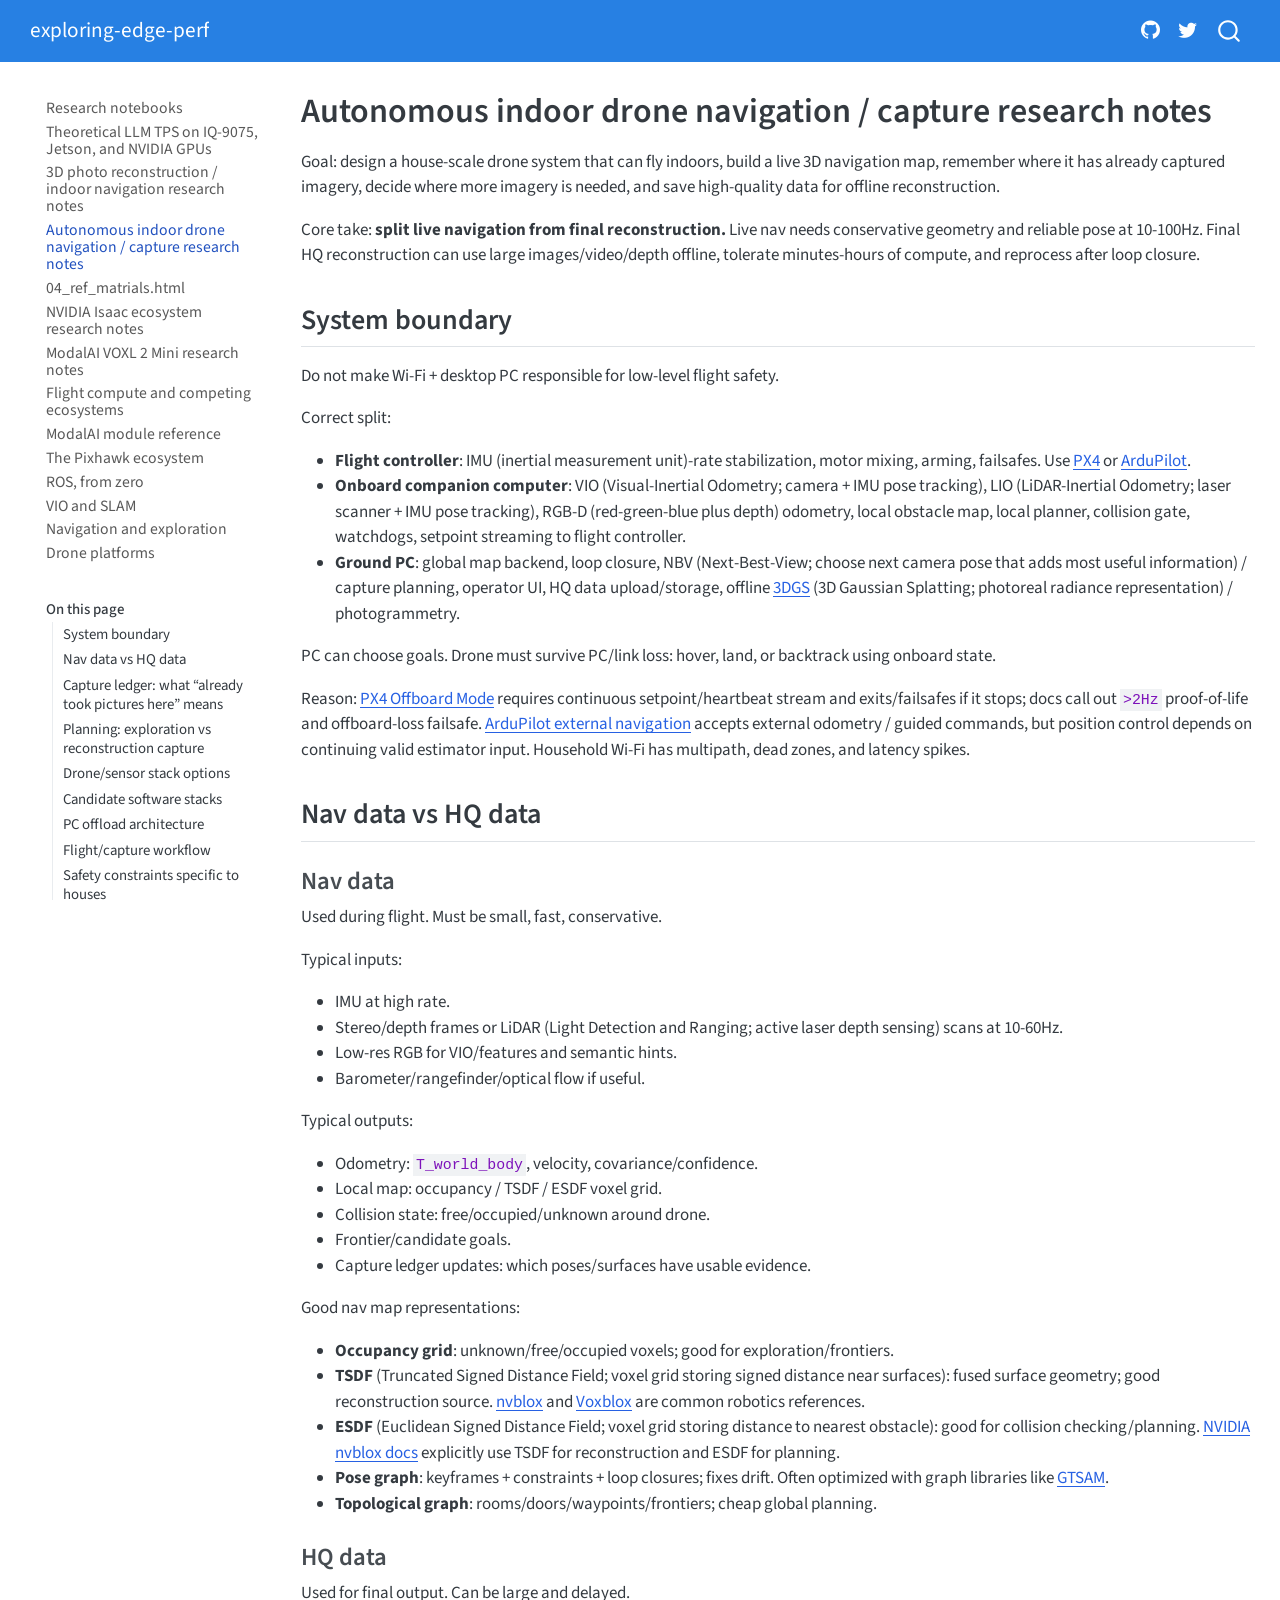
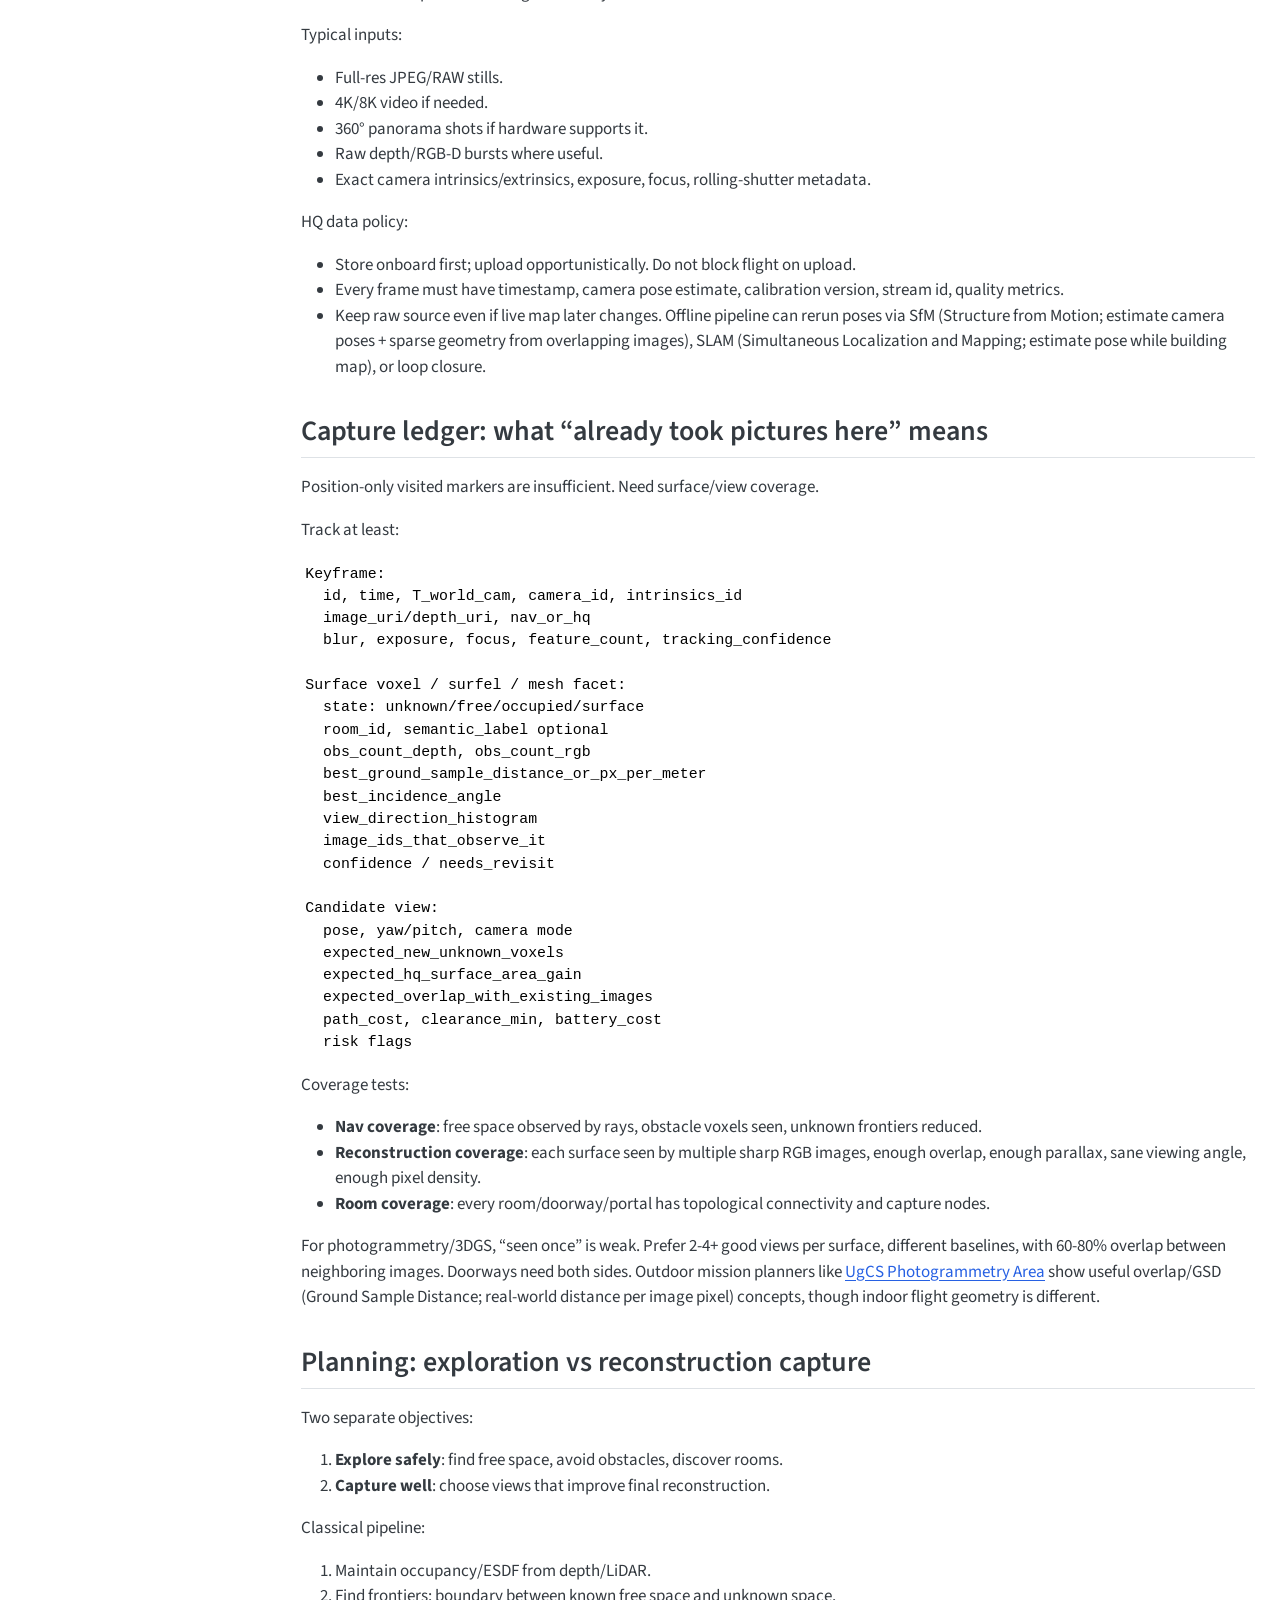
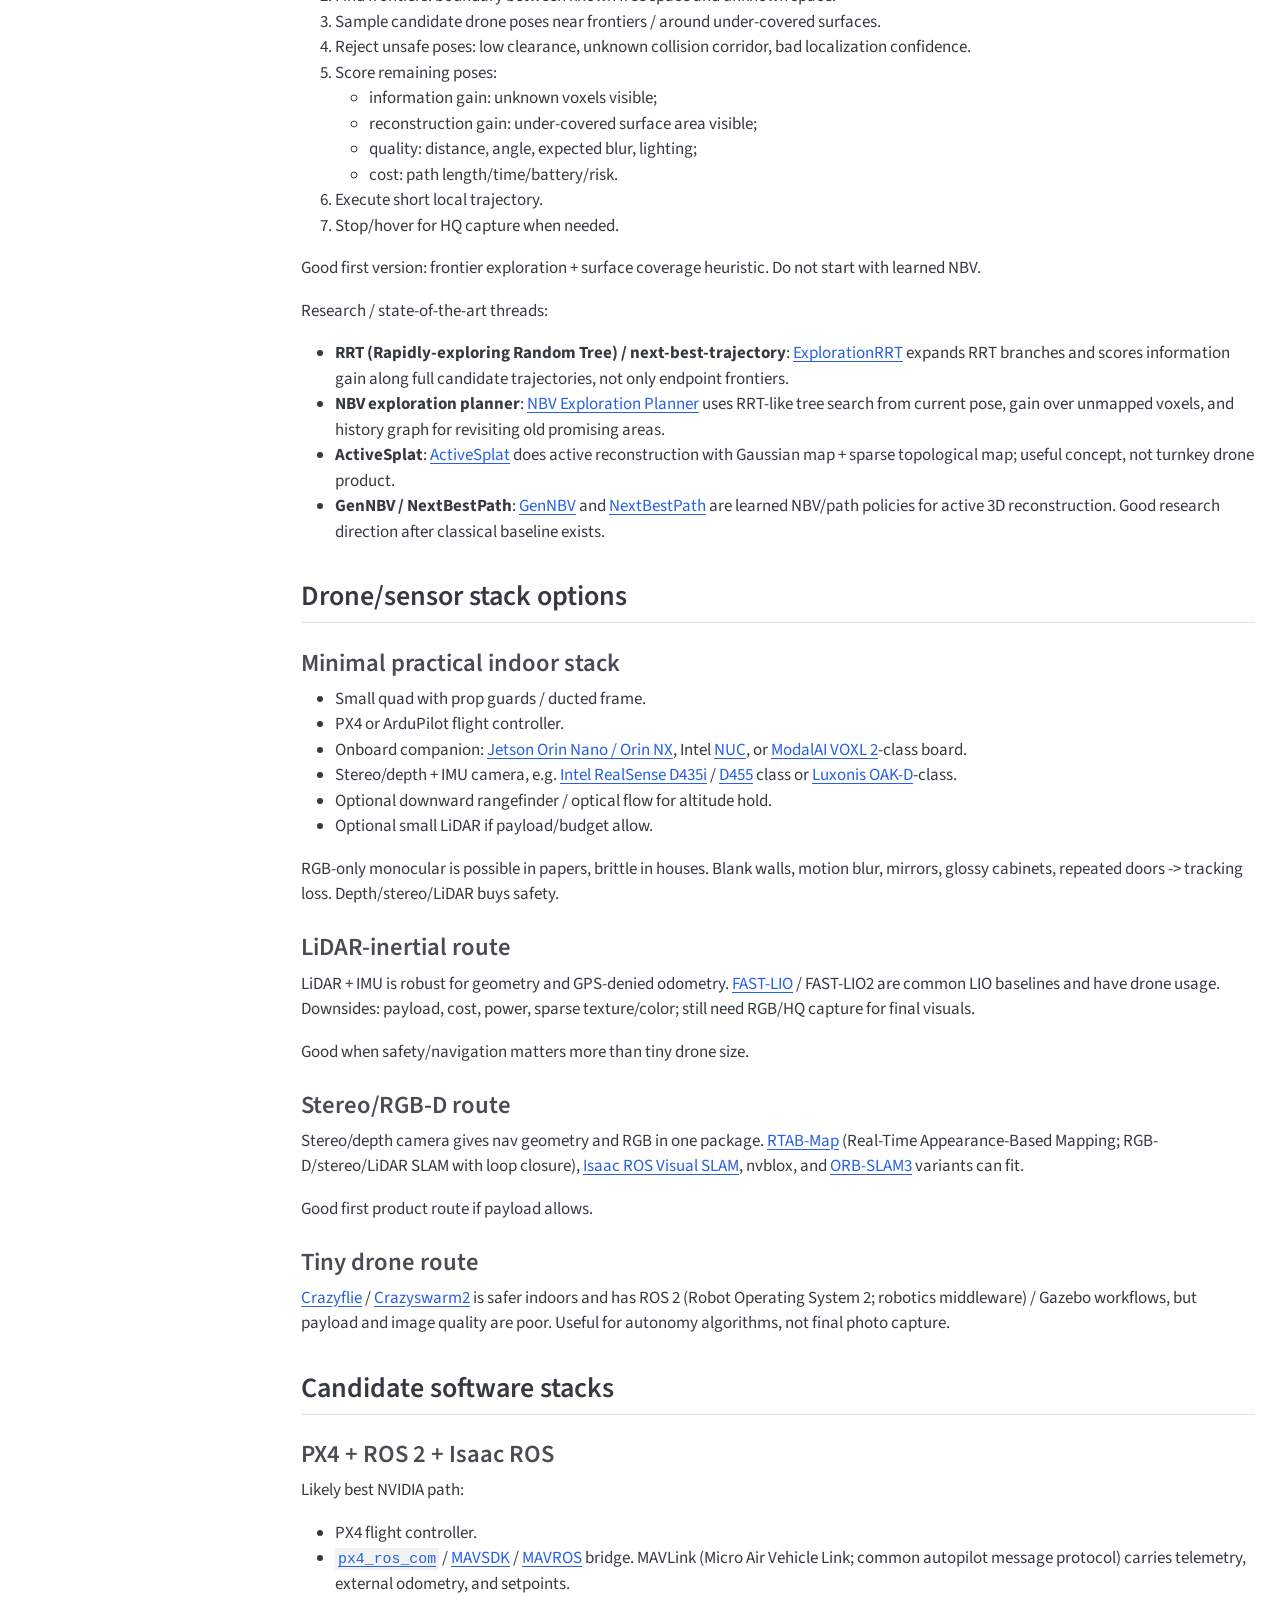
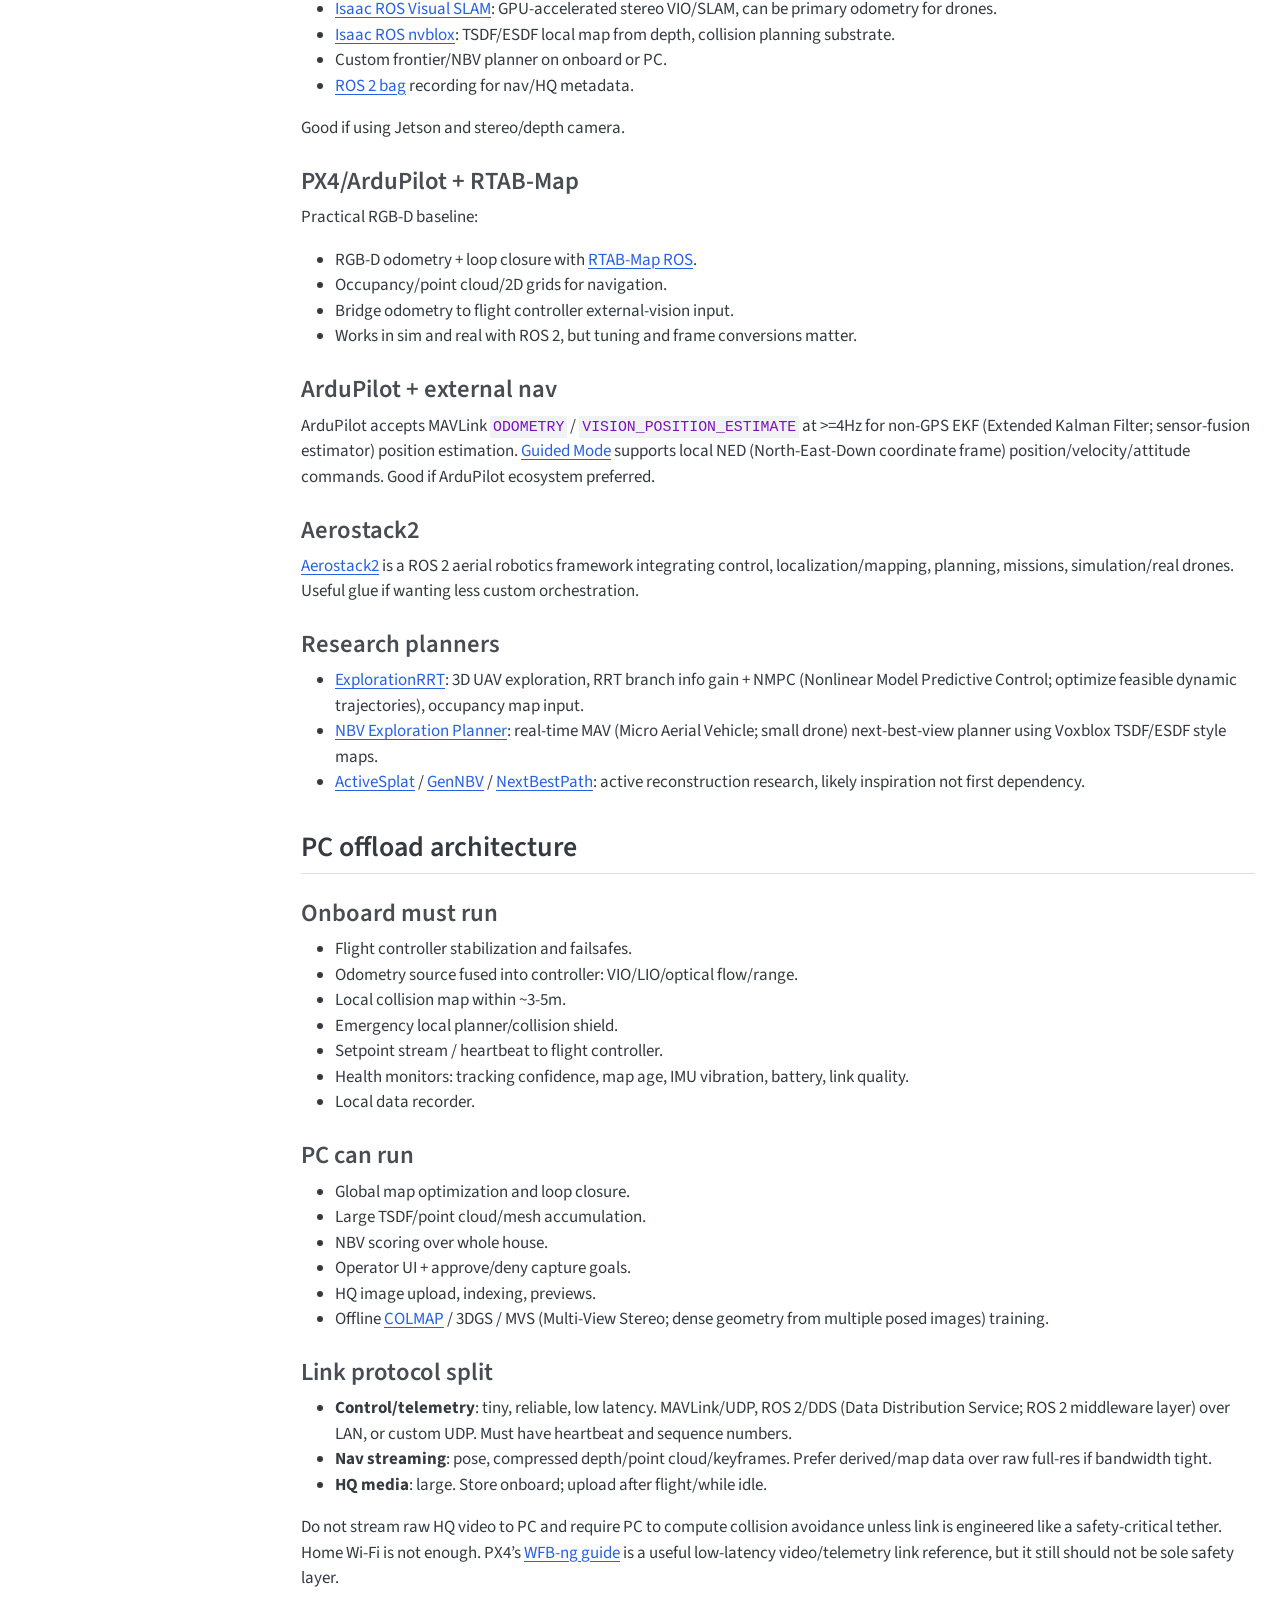
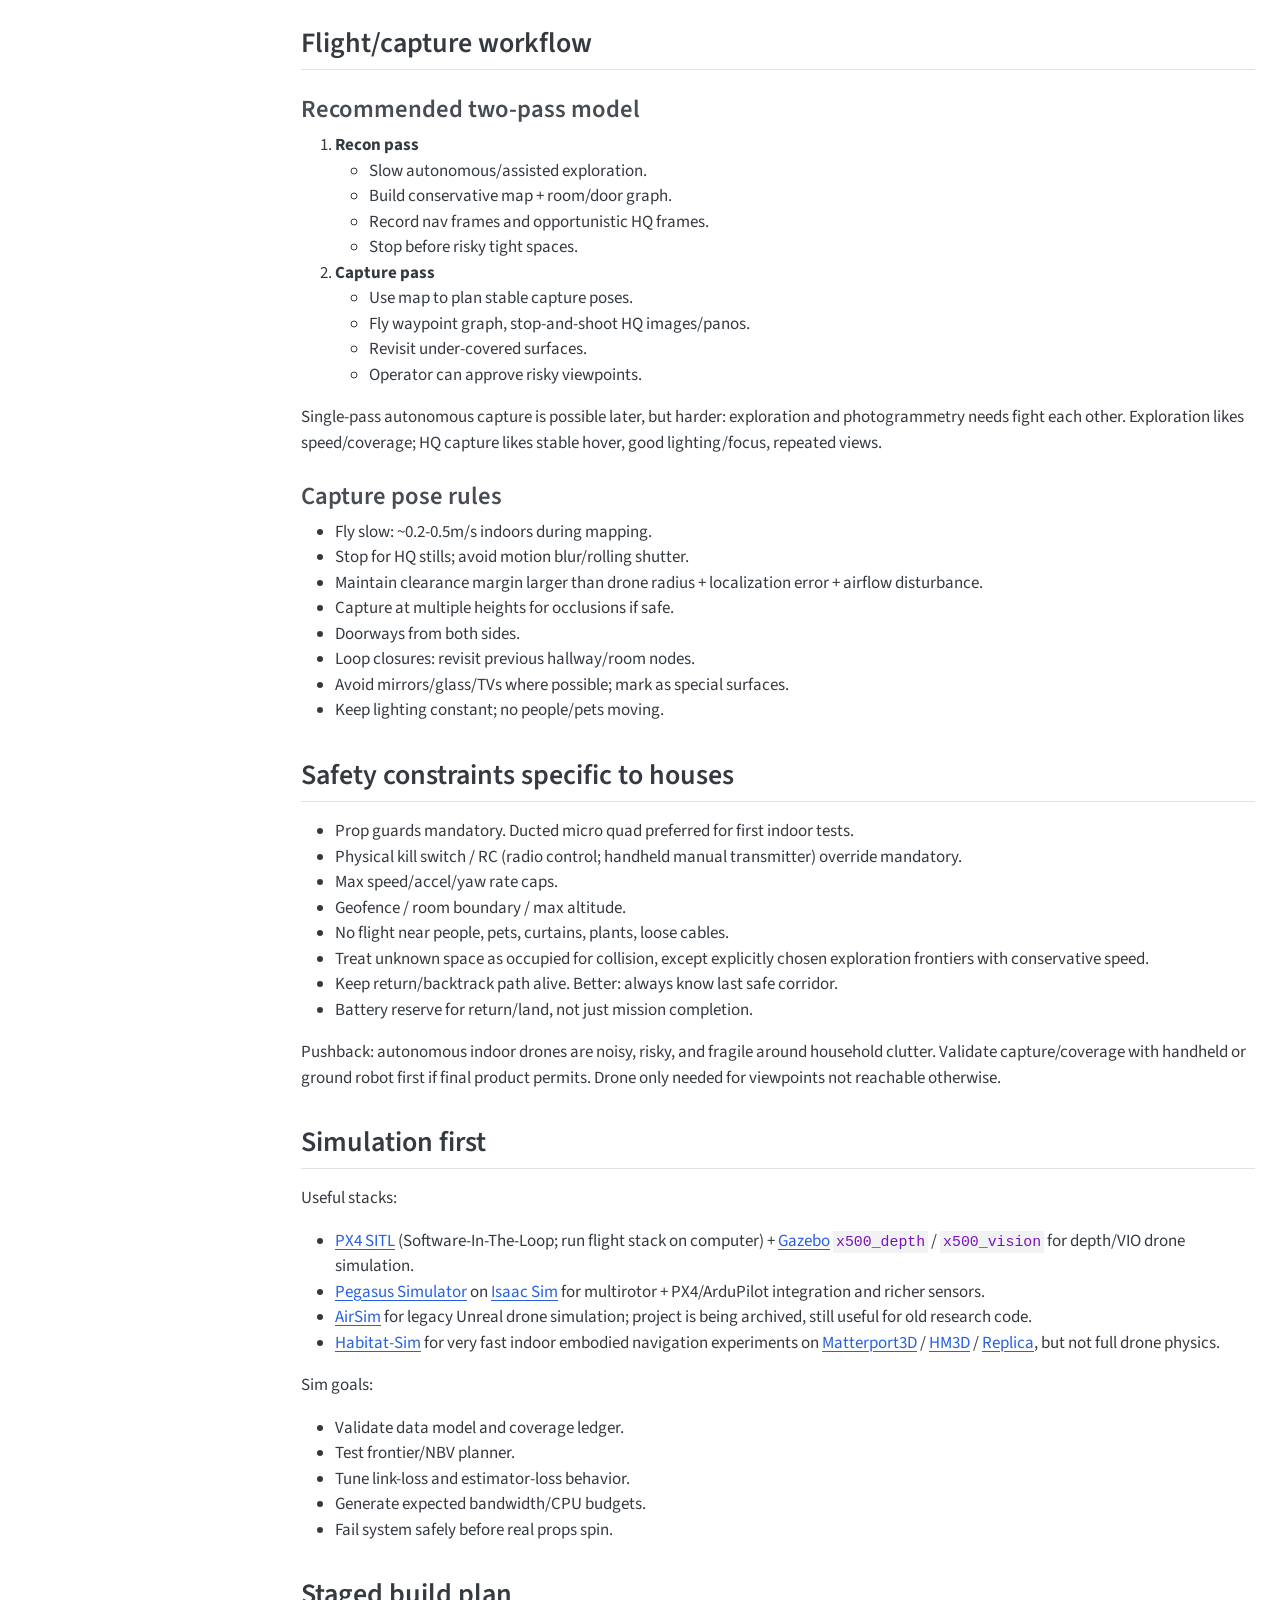
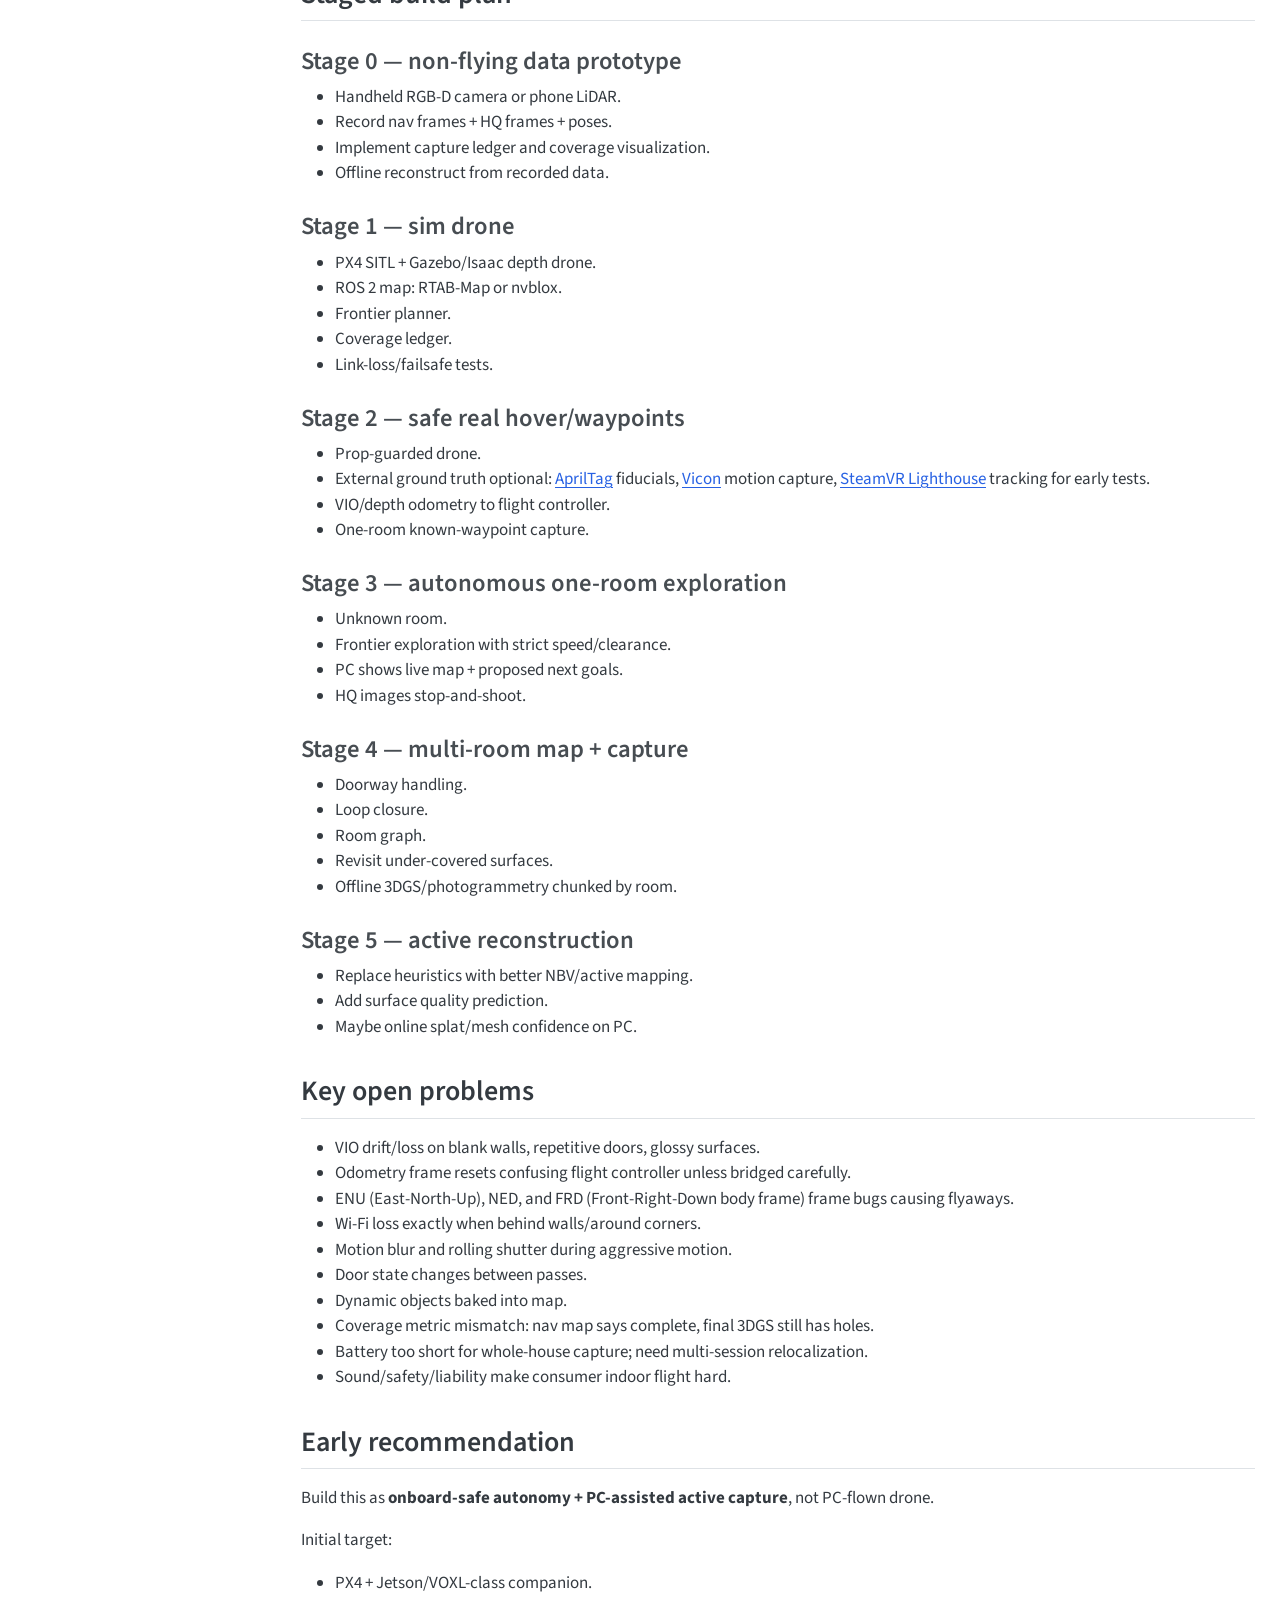
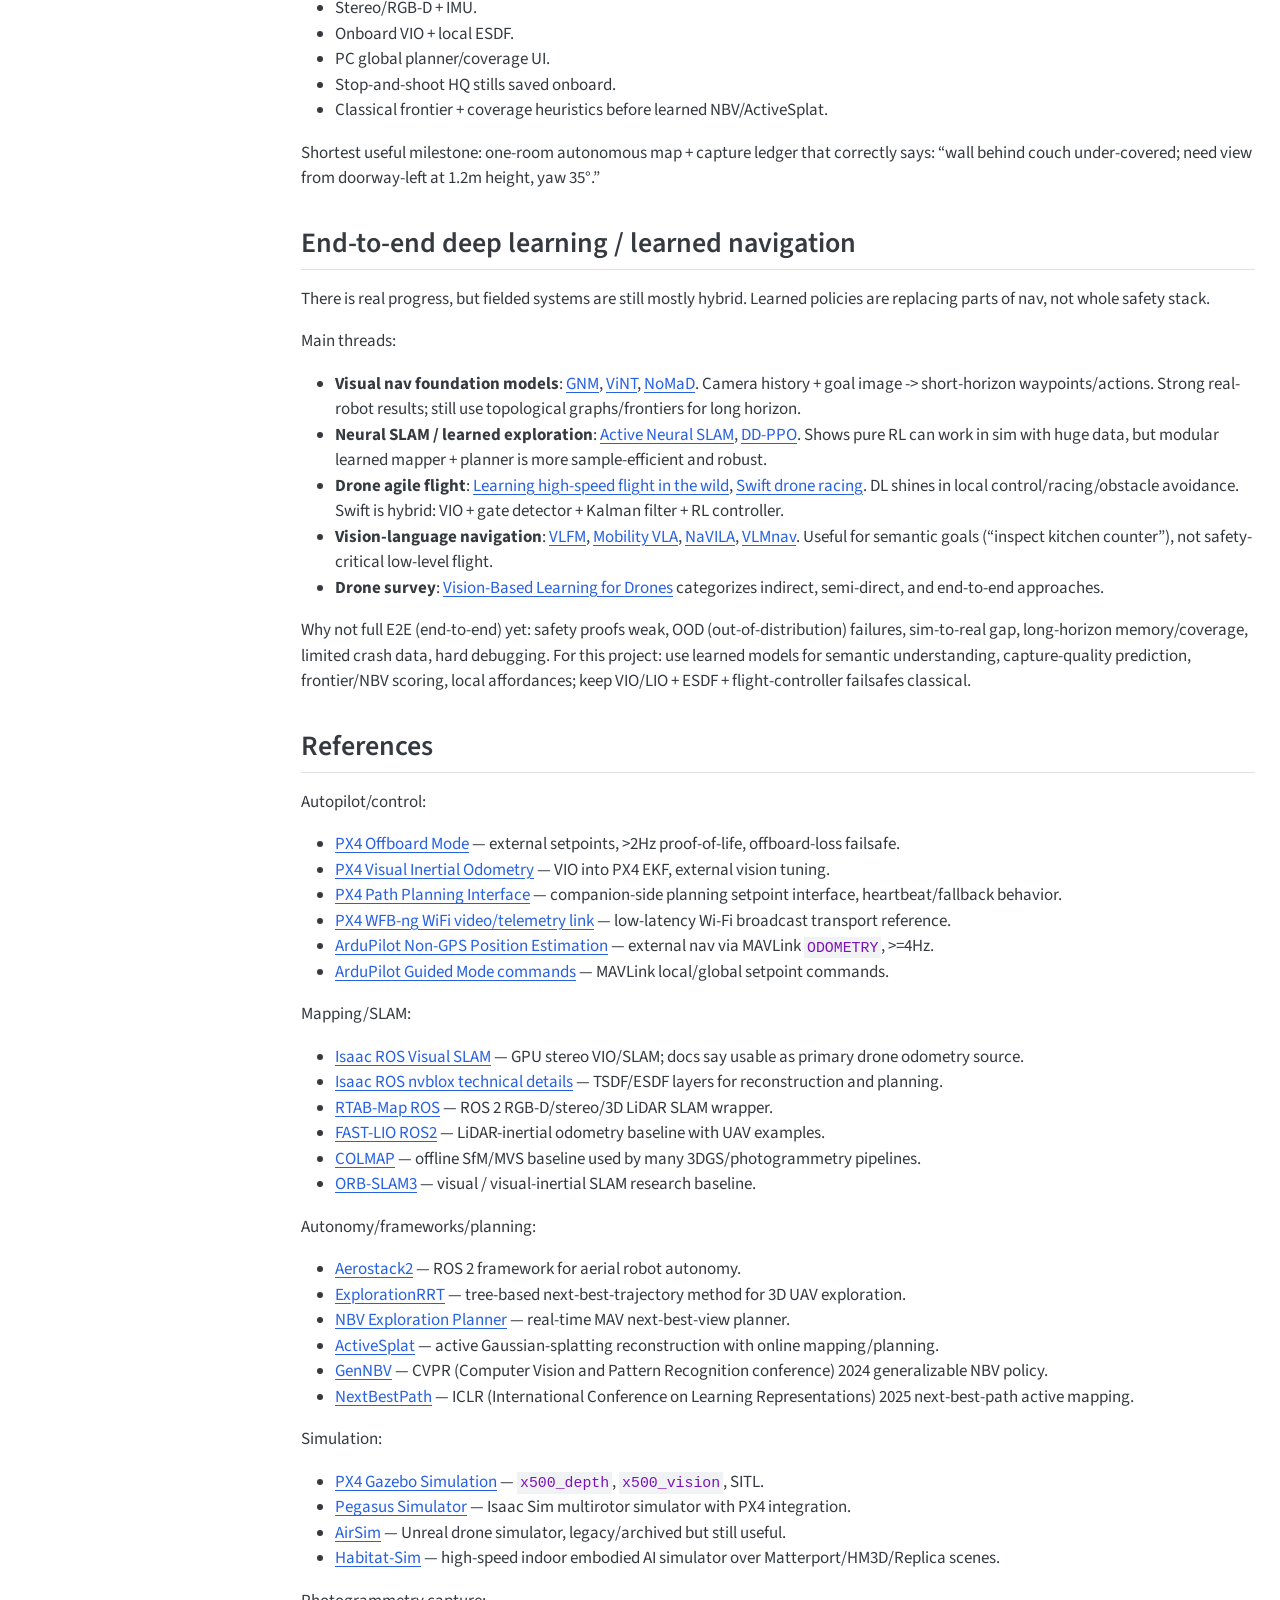
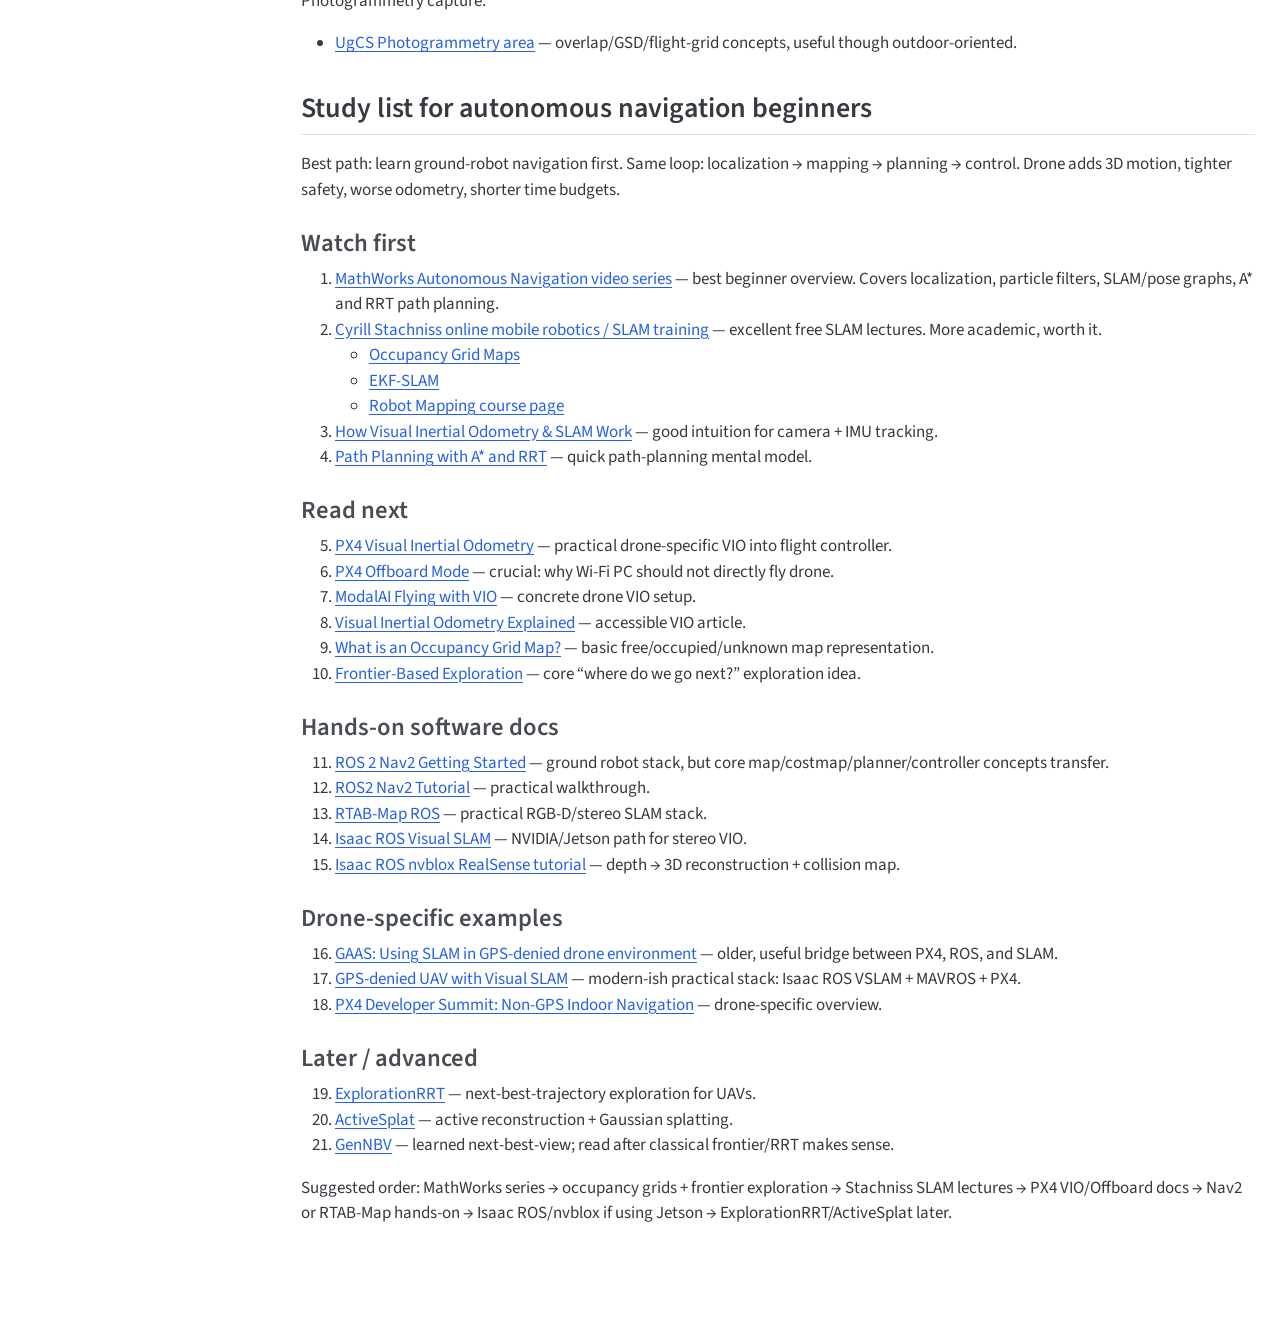
<file: autonomous_drone_navigation.html>
<!DOCTYPE html>
<html xmlns="http://www.w3.org/1999/xhtml" lang="en" xml:lang="en"><head>

<meta charset="utf-8">
<meta name="generator" content="quarto-1.10.18">

<meta name="viewport" content="width=device-width, initial-scale=1.0, user-scalable=yes">


<title>Autonomous indoor drone navigation / capture research notes – exploring-edge-perf</title>
<style>
/* Default styles provided by pandoc.
** See https://pandoc.org/MANUAL.html#variables-for-html for config info.
*/
span.smallcaps{font-variant: small-caps;}
div.columns{display: flex; gap: 1.5em;}
div.column{flex: auto;}
@media screen {
div.columns{gap: min(4vw, 1.5em);}
div.column{overflow-x: auto;}
}
div.hanging-indent{margin-left: 1.5em; text-indent: -1.5em;}
ul.task-list{list-style: none;}
ul.task-list li input[type="checkbox"] {
  width: 0.8em;
  margin: 0 0.8em 0.2em -1em; /* quarto-specific, see https://github.com/quarto-dev/quarto-cli/issues/4556 */ 
  vertical-align: middle;
}
</style>


<script src="site_libs/quarto-nav/quarto-nav.js"></script>
<script src="site_libs/quarto-nav/headroom.min.js"></script>
<script src="site_libs/clipboard/clipboard.min.js"></script>
<script src="site_libs/quarto-search/autocomplete.umd.js"></script>
<script src="site_libs/quarto-search/fuse.min.js"></script>
<script src="site_libs/quarto-search/quarto-search.js"></script>
<meta name="quarto:offset" content="./">
<script src="site_libs/quarto-html/quarto.js" type="module"></script>
<script src="site_libs/quarto-html/tabsets/tabsets.js" type="module"></script>
<script src="site_libs/quarto-html/popper.min.js"></script>
<script src="site_libs/quarto-html/tippy.umd.min.js"></script>
<script src="site_libs/quarto-html/anchor.min.js"></script>
<link href="site_libs/quarto-html/tippy.css" rel="stylesheet">
<link href="site_libs/quarto-html/quarto-syntax-highlighting-64a204ab8560d761af7679ceaba22944.css" rel="stylesheet" id="quarto-text-highlighting-styles">
<script src="site_libs/bootstrap/bootstrap.min.js"></script>
<link href="site_libs/bootstrap/bootstrap-icons.css" rel="stylesheet">
<link href="site_libs/bootstrap/bootstrap-d63a2c9c8df14b07662b36303925c8cc.min.css" rel="stylesheet" append-hash="true" id="quarto-bootstrap" data-mode="light">
<script id="quarto-search-options" type="application/json">{
  "location": "navbar",
  "copy-button": false,
  "collapse-after": 3,
  "panel-placement": "end",
  "type": "overlay",
  "limit": 50,
  "keyboard-shortcut": [
    "f",
    "/",
    "s"
  ],
  "show-item-context": false,
  "language": {
    "search-no-results-text": "No results",
    "search-matching-documents-text": "matching documents",
    "search-copy-link-title": "Copy link to search",
    "search-hide-matches-text": "Hide additional matches",
    "search-more-match-text": "more match in this document",
    "search-more-matches-text": "more matches in this document",
    "search-clear-button-title": "Clear",
    "search-text-placeholder": "",
    "search-detached-cancel-button-title": "Cancel",
    "search-submit-button-title": "Submit",
    "search-label": "Search"
  }
}</script>


<link rel="stylesheet" href="styles.css">
<meta property="og:title" content="Autonomous indoor drone navigation / capture research notes – exploring-edge-perf">
<meta property="og:description" content="Memory-bandwidth-bound LLM decode TPS estimates and llama.cpp benchmarks">
<meta property="og:site_name" content="exploring-edge-perf">
<meta name="twitter:title" content="Autonomous indoor drone navigation / capture research notes – exploring-edge-perf">
<meta name="twitter:description" content="Memory-bandwidth-bound LLM decode TPS estimates and llama.cpp benchmarks">
<meta name="twitter:creator" content="@xl0xl0xl0">
<meta name="twitter:card" content="summary">
</head>

<body class="nav-sidebar floating nav-fixed quarto-light">

<div id="quarto-search-results"></div>
  <header id="quarto-header" class="headroom fixed-top">
    <nav class="navbar navbar-expand-lg " data-bs-theme="dark">
      <div class="navbar-container container-fluid">
      <div class="navbar-brand-container mx-auto">
    <a class="navbar-brand" href="./index.html">
    <span class="navbar-title">exploring-edge-perf</span>
    </a>
  </div>
            <div id="quarto-search" class="" title="Search"></div>
          <button class="navbar-toggler" type="button" data-bs-toggle="collapse" data-bs-target="#navbarCollapse" aria-controls="navbarCollapse" role="menu" aria-expanded="false" aria-label="Toggle navigation" onclick="if (window.quartoToggleHeadroom) { window.quartoToggleHeadroom(); }">
  <span class="navbar-toggler-icon"></span>
</button>
          <div class="collapse navbar-collapse" id="navbarCollapse">
            <ul class="navbar-nav navbar-nav-scroll ms-auto">
  <li class="nav-item compact">
    <a class="nav-link" href="http://github.com/xl0/edge-notes"> <i class="bi bi-github" role="img">
</i> 
<span class="menu-text"></span></a>
  </li>  
  <li class="nav-item compact">
    <a class="nav-link" href="https://twitter.com/xl0xl0xl0"> <i class="bi bi-twitter" role="img">
</i> 
<span class="menu-text"></span></a>
  </li>  
</ul>
          </div> <!-- /navcollapse -->
            <div class="quarto-navbar-tools">
</div>
      </div> <!-- /container-fluid -->
    </nav>
  <nav class="quarto-secondary-nav">
    <div class="container-fluid d-flex">
      <button type="button" class="quarto-btn-toggle btn" data-bs-toggle="collapse" role="button" data-bs-target=".quarto-sidebar-collapse-item" aria-controls="quarto-sidebar" aria-expanded="false" aria-label="Toggle sidebar navigation" onclick="if (window.quartoToggleHeadroom) { window.quartoToggleHeadroom(); }">
        <i class="bi bi-layout-text-sidebar-reverse"></i>
      </button>
        <nav class="quarto-page-breadcrumbs" aria-label="breadcrumb"><ol class="breadcrumb"><li class="breadcrumb-item"><a href="./autonomous_drone_navigation.html">Autonomous indoor drone navigation / capture research notes</a></li></ol></nav>
        <a class="flex-grow-1" role="navigation" data-bs-toggle="collapse" data-bs-target=".quarto-sidebar-collapse-item" aria-controls="quarto-sidebar" aria-expanded="false" aria-label="Toggle sidebar navigation" onclick="if (window.quartoToggleHeadroom) { window.quartoToggleHeadroom(); }">      
        </a>
    </div>
  </nav>
</header>
<!-- content -->
<div id="quarto-content" class="quarto-container page-columns page-rows-contents page-layout-full page-navbar">
<!-- sidebar -->
  <nav id="quarto-sidebar" class="sidebar collapse collapse-horizontal quarto-sidebar-collapse-item sidebar-navigation floating overflow-auto">
    <div class="sidebar-menu-container"> 
    <ul class="list-unstyled mt-1">
        <li class="sidebar-item">
  <div class="sidebar-item-container"> 
  <a href="./index.html" class="sidebar-item-text sidebar-link">
 <span class="menu-text">Research notebooks</span></a>
  </div>
</li>
        <li class="sidebar-item">
  <div class="sidebar-item-container"> 
  <a href="./edge_llm_tps.html" class="sidebar-item-text sidebar-link">
 <span class="menu-text">Theoretical LLM TPS on IQ-9075, Jetson, and NVIDIA GPUs</span></a>
  </div>
</li>
        <li class="sidebar-item">
  <div class="sidebar-item-container"> 
  <a href="./3d_photo_reconstruction.html" class="sidebar-item-text sidebar-link">
 <span class="menu-text">3D photo reconstruction / indoor navigation research notes</span></a>
  </div>
</li>
        <li class="sidebar-item">
  <div class="sidebar-item-container"> 
  <a href="./autonomous_drone_navigation.html" class="sidebar-item-text sidebar-link active">
 <span class="menu-text">Autonomous indoor drone navigation / capture research notes</span></a>
  </div>
</li>
        <li class="sidebar-item">
  <div class="sidebar-item-container"> 
  <a href="./04_ref_matrials.html" class="sidebar-item-text sidebar-link">
 <span class="menu-text">04_ref_matrials.html</span></a>
  </div>
</li>
        <li class="sidebar-item">
  <div class="sidebar-item-container"> 
  <a href="./nvidia_isaac_ecosystem.html" class="sidebar-item-text sidebar-link">
 <span class="menu-text">NVIDIA Isaac ecosystem research notes</span></a>
  </div>
</li>
        <li class="sidebar-item">
  <div class="sidebar-item-container"> 
  <a href="./voxl2_mini.html" class="sidebar-item-text sidebar-link">
 <span class="menu-text">ModalAI VOXL 2 Mini research notes</span></a>
  </div>
</li>
        <li class="sidebar-item">
  <div class="sidebar-item-container"> 
  <a href="./flight_compute_landscape.html" class="sidebar-item-text sidebar-link">
 <span class="menu-text">Flight compute and competing ecosystems</span></a>
  </div>
</li>
        <li class="sidebar-item">
  <div class="sidebar-item-container"> 
  <a href="./modalai_modules.html" class="sidebar-item-text sidebar-link">
 <span class="menu-text">ModalAI module reference</span></a>
  </div>
</li>
        <li class="sidebar-item">
  <div class="sidebar-item-container"> 
  <a href="./pixhawk_ecosystem.html" class="sidebar-item-text sidebar-link">
 <span class="menu-text">The Pixhawk ecosystem</span></a>
  </div>
</li>
        <li class="sidebar-item">
  <div class="sidebar-item-container"> 
  <a href="./ros.html" class="sidebar-item-text sidebar-link">
 <span class="menu-text">ROS, from zero</span></a>
  </div>
</li>
        <li class="sidebar-item">
  <div class="sidebar-item-container"> 
  <a href="./vio_slam.html" class="sidebar-item-text sidebar-link">
 <span class="menu-text">VIO and SLAM</span></a>
  </div>
</li>
        <li class="sidebar-item">
  <div class="sidebar-item-container"> 
  <a href="./navigation_exploration.html" class="sidebar-item-text sidebar-link">
 <span class="menu-text">Navigation and exploration</span></a>
  </div>
</li>
        <li class="sidebar-item">
  <div class="sidebar-item-container"> 
  <a href="./platforms.html" class="sidebar-item-text sidebar-link">
 <span class="menu-text">Drone platforms</span></a>
  </div>
</li>
    </ul>
    </div>
    <nav id="TOC" role="doc-toc" class="toc-active">
    <h2 id="toc-title">On this page</h2>
   
  <ul>
  <li><a href="#system-boundary" id="toc-system-boundary" class="nav-link active" data-scroll-target="#system-boundary">System boundary</a></li>
  <li><a href="#nav-data-vs-hq-data" id="toc-nav-data-vs-hq-data" class="nav-link" data-scroll-target="#nav-data-vs-hq-data">Nav data vs HQ data</a>
  <ul class="collapse">
  <li><a href="#nav-data" id="toc-nav-data" class="nav-link" data-scroll-target="#nav-data">Nav data</a></li>
  <li><a href="#hq-data" id="toc-hq-data" class="nav-link" data-scroll-target="#hq-data">HQ data</a></li>
  </ul></li>
  <li><a href="#capture-ledger-what-already-took-pictures-here-means" id="toc-capture-ledger-what-already-took-pictures-here-means" class="nav-link" data-scroll-target="#capture-ledger-what-already-took-pictures-here-means">Capture ledger: what “already took pictures here” means</a></li>
  <li><a href="#planning-exploration-vs-reconstruction-capture" id="toc-planning-exploration-vs-reconstruction-capture" class="nav-link" data-scroll-target="#planning-exploration-vs-reconstruction-capture">Planning: exploration vs reconstruction capture</a></li>
  <li><a href="#dronesensor-stack-options" id="toc-dronesensor-stack-options" class="nav-link" data-scroll-target="#dronesensor-stack-options">Drone/sensor stack options</a>
  <ul class="collapse">
  <li><a href="#minimal-practical-indoor-stack" id="toc-minimal-practical-indoor-stack" class="nav-link" data-scroll-target="#minimal-practical-indoor-stack">Minimal practical indoor stack</a></li>
  <li><a href="#lidar-inertial-route" id="toc-lidar-inertial-route" class="nav-link" data-scroll-target="#lidar-inertial-route">LiDAR-inertial route</a></li>
  <li><a href="#stereorgb-d-route" id="toc-stereorgb-d-route" class="nav-link" data-scroll-target="#stereorgb-d-route">Stereo/RGB-D route</a></li>
  <li><a href="#tiny-drone-route" id="toc-tiny-drone-route" class="nav-link" data-scroll-target="#tiny-drone-route">Tiny drone route</a></li>
  </ul></li>
  <li><a href="#candidate-software-stacks" id="toc-candidate-software-stacks" class="nav-link" data-scroll-target="#candidate-software-stacks">Candidate software stacks</a>
  <ul class="collapse">
  <li><a href="#px4-ros-2-isaac-ros" id="toc-px4-ros-2-isaac-ros" class="nav-link" data-scroll-target="#px4-ros-2-isaac-ros">PX4 + ROS 2 + Isaac ROS</a></li>
  <li><a href="#px4ardupilot-rtab-map" id="toc-px4ardupilot-rtab-map" class="nav-link" data-scroll-target="#px4ardupilot-rtab-map">PX4/ArduPilot + RTAB-Map</a></li>
  <li><a href="#ardupilot-external-nav" id="toc-ardupilot-external-nav" class="nav-link" data-scroll-target="#ardupilot-external-nav">ArduPilot + external nav</a></li>
  <li><a href="#aerostack2" id="toc-aerostack2" class="nav-link" data-scroll-target="#aerostack2">Aerostack2</a></li>
  <li><a href="#research-planners" id="toc-research-planners" class="nav-link" data-scroll-target="#research-planners">Research planners</a></li>
  </ul></li>
  <li><a href="#pc-offload-architecture" id="toc-pc-offload-architecture" class="nav-link" data-scroll-target="#pc-offload-architecture">PC offload architecture</a>
  <ul class="collapse">
  <li><a href="#onboard-must-run" id="toc-onboard-must-run" class="nav-link" data-scroll-target="#onboard-must-run">Onboard must run</a></li>
  <li><a href="#pc-can-run" id="toc-pc-can-run" class="nav-link" data-scroll-target="#pc-can-run">PC can run</a></li>
  <li><a href="#link-protocol-split" id="toc-link-protocol-split" class="nav-link" data-scroll-target="#link-protocol-split">Link protocol split</a></li>
  </ul></li>
  <li><a href="#flightcapture-workflow" id="toc-flightcapture-workflow" class="nav-link" data-scroll-target="#flightcapture-workflow">Flight/capture workflow</a>
  <ul class="collapse">
  <li><a href="#recommended-two-pass-model" id="toc-recommended-two-pass-model" class="nav-link" data-scroll-target="#recommended-two-pass-model">Recommended two-pass model</a></li>
  <li><a href="#capture-pose-rules" id="toc-capture-pose-rules" class="nav-link" data-scroll-target="#capture-pose-rules">Capture pose rules</a></li>
  </ul></li>
  <li><a href="#safety-constraints-specific-to-houses" id="toc-safety-constraints-specific-to-houses" class="nav-link" data-scroll-target="#safety-constraints-specific-to-houses">Safety constraints specific to houses</a></li>
  <li><a href="#simulation-first" id="toc-simulation-first" class="nav-link" data-scroll-target="#simulation-first">Simulation first</a></li>
  <li><a href="#staged-build-plan" id="toc-staged-build-plan" class="nav-link" data-scroll-target="#staged-build-plan">Staged build plan</a>
  <ul class="collapse">
  <li><a href="#stage-0-non-flying-data-prototype" id="toc-stage-0-non-flying-data-prototype" class="nav-link" data-scroll-target="#stage-0-non-flying-data-prototype">Stage 0 — non-flying data prototype</a></li>
  <li><a href="#stage-1-sim-drone" id="toc-stage-1-sim-drone" class="nav-link" data-scroll-target="#stage-1-sim-drone">Stage 1 — sim drone</a></li>
  <li><a href="#stage-2-safe-real-hoverwaypoints" id="toc-stage-2-safe-real-hoverwaypoints" class="nav-link" data-scroll-target="#stage-2-safe-real-hoverwaypoints">Stage 2 — safe real hover/waypoints</a></li>
  <li><a href="#stage-3-autonomous-one-room-exploration" id="toc-stage-3-autonomous-one-room-exploration" class="nav-link" data-scroll-target="#stage-3-autonomous-one-room-exploration">Stage 3 — autonomous one-room exploration</a></li>
  <li><a href="#stage-4-multi-room-map-capture" id="toc-stage-4-multi-room-map-capture" class="nav-link" data-scroll-target="#stage-4-multi-room-map-capture">Stage 4 — multi-room map + capture</a></li>
  <li><a href="#stage-5-active-reconstruction" id="toc-stage-5-active-reconstruction" class="nav-link" data-scroll-target="#stage-5-active-reconstruction">Stage 5 — active reconstruction</a></li>
  </ul></li>
  <li><a href="#key-open-problems" id="toc-key-open-problems" class="nav-link" data-scroll-target="#key-open-problems">Key open problems</a></li>
  <li><a href="#early-recommendation" id="toc-early-recommendation" class="nav-link" data-scroll-target="#early-recommendation">Early recommendation</a></li>
  <li><a href="#end-to-end-deep-learning-learned-navigation" id="toc-end-to-end-deep-learning-learned-navigation" class="nav-link" data-scroll-target="#end-to-end-deep-learning-learned-navigation">End-to-end deep learning / learned navigation</a></li>
  <li><a href="#references" id="toc-references" class="nav-link" data-scroll-target="#references">References</a></li>
  <li><a href="#study-list-for-autonomous-navigation-beginners" id="toc-study-list-for-autonomous-navigation-beginners" class="nav-link" data-scroll-target="#study-list-for-autonomous-navigation-beginners">Study list for autonomous navigation beginners</a>
  <ul class="collapse">
  <li><a href="#watch-first" id="toc-watch-first" class="nav-link" data-scroll-target="#watch-first">Watch first</a></li>
  <li><a href="#read-next" id="toc-read-next" class="nav-link" data-scroll-target="#read-next">Read next</a></li>
  <li><a href="#hands-on-software-docs" id="toc-hands-on-software-docs" class="nav-link" data-scroll-target="#hands-on-software-docs">Hands-on software docs</a></li>
  <li><a href="#drone-specific-examples" id="toc-drone-specific-examples" class="nav-link" data-scroll-target="#drone-specific-examples">Drone-specific examples</a></li>
  <li><a href="#later-advanced" id="toc-later-advanced" class="nav-link" data-scroll-target="#later-advanced">Later / advanced</a></li>
  </ul></li>
  </ul>
</nav>
</nav>
<div id="quarto-sidebar-glass" class="quarto-sidebar-collapse-item" data-bs-toggle="collapse" data-bs-target=".quarto-sidebar-collapse-item"></div>
<!-- margin-sidebar -->
    <div id="quarto-margin-sidebar" class="sidebar margin-sidebar zindex-bottom">
    </div>
<!-- main -->
<main class="content column-page-right" id="quarto-document-content">

<header id="title-block-header" class="quarto-title-block default">
<div class="quarto-title">
<h1 class="title">Autonomous indoor drone navigation / capture research notes</h1>
</div>



<div class="quarto-title-meta column-page-right">

    
  
    
  </div>
  


</header>


<!-- WARNING: THIS FILE WAS AUTOGENERATED! DO NOT EDIT! -->
<p>Goal: design a house-scale drone system that can fly indoors, build a live 3D navigation map, remember where it has already captured imagery, decide where more imagery is needed, and save high-quality data for offline reconstruction.</p>
<p>Core take: <strong>split live navigation from final reconstruction.</strong> Live nav needs conservative geometry and reliable pose at 10-100Hz. Final HQ reconstruction can use large images/video/depth offline, tolerate minutes-hours of compute, and reprocess after loop closure.</p>
<section id="system-boundary" class="level2">
<h2 class="anchored" data-anchor-id="system-boundary">System boundary</h2>
<p>Do not make Wi-Fi + desktop PC responsible for low-level flight safety.</p>
<p>Correct split:</p>
<ul>
<li><strong>Flight controller</strong>: IMU (inertial measurement unit)-rate stabilization, motor mixing, arming, failsafes. Use <a href="https://px4.io/">PX4</a> or <a href="https://ardupilot.org/">ArduPilot</a>.</li>
<li><strong>Onboard companion computer</strong>: VIO (Visual-Inertial Odometry; camera + IMU pose tracking), LIO (LiDAR-Inertial Odometry; laser scanner + IMU pose tracking), RGB-D (red-green-blue plus depth) odometry, local obstacle map, local planner, collision gate, watchdogs, setpoint streaming to flight controller.</li>
<li><strong>Ground PC</strong>: global map backend, loop closure, NBV (Next-Best-View; choose next camera pose that adds most useful information) / capture planning, operator UI, HQ data upload/storage, offline <a href="https://repo-sam.inria.fr/fungraph/3d-gaussian-splatting/">3DGS</a> (3D Gaussian Splatting; photoreal radiance representation) / photogrammetry.</li>
</ul>
<p>PC can choose goals. Drone must survive PC/link loss: hover, land, or backtrack using onboard state.</p>
<p>Reason: <a href="https://docs.px4.io/main/en/flight_modes/offboard">PX4 Offboard Mode</a> requires continuous setpoint/heartbeat stream and exits/failsafes if it stops; docs call out <code>&gt;2Hz</code> proof-of-life and offboard-loss failsafe. <a href="https://ardupilot.org/dev/docs/mavlink-nongps-position-estimation.html">ArduPilot external navigation</a> accepts external odometry / guided commands, but position control depends on continuing valid estimator input. Household Wi-Fi has multipath, dead zones, and latency spikes.</p>
</section>
<section id="nav-data-vs-hq-data" class="level2">
<h2 class="anchored" data-anchor-id="nav-data-vs-hq-data">Nav data vs HQ data</h2>
<section id="nav-data" class="level3">
<h3 class="anchored" data-anchor-id="nav-data">Nav data</h3>
<p>Used during flight. Must be small, fast, conservative.</p>
<p>Typical inputs:</p>
<ul>
<li>IMU at high rate.</li>
<li>Stereo/depth frames or LiDAR (Light Detection and Ranging; active laser depth sensing) scans at 10-60Hz.</li>
<li>Low-res RGB for VIO/features and semantic hints.</li>
<li>Barometer/rangefinder/optical flow if useful.</li>
</ul>
<p>Typical outputs:</p>
<ul>
<li>Odometry: <code>T_world_body</code>, velocity, covariance/confidence.</li>
<li>Local map: occupancy / TSDF / ESDF voxel grid.</li>
<li>Collision state: free/occupied/unknown around drone.</li>
<li>Frontier/candidate goals.</li>
<li>Capture ledger updates: which poses/surfaces have usable evidence.</li>
</ul>
<p>Good nav map representations:</p>
<ul>
<li><strong>Occupancy grid</strong>: unknown/free/occupied voxels; good for exploration/frontiers.</li>
<li><strong>TSDF</strong> (Truncated Signed Distance Field; voxel grid storing signed distance near surfaces): fused surface geometry; good reconstruction source. <a href="https://github.com/NVIDIA-ISAAC-ROS/isaac_ros_nvblox">nvblox</a> and <a href="https://github.com/ethz-asl/voxblox">Voxblox</a> are common robotics references.</li>
<li><strong>ESDF</strong> (Euclidean Signed Distance Field; voxel grid storing distance to nearest obstacle): good for collision checking/planning. <a href="https://nvidia-isaac-ros.github.io/v/release-4.4/concepts/scene_reconstruction/nvblox/technical_details.html">NVIDIA nvblox docs</a> explicitly use TSDF for reconstruction and ESDF for planning.</li>
<li><strong>Pose graph</strong>: keyframes + constraints + loop closures; fixes drift. Often optimized with graph libraries like <a href="https://gtsam.org/">GTSAM</a>.</li>
<li><strong>Topological graph</strong>: rooms/doors/waypoints/frontiers; cheap global planning.</li>
</ul>
</section>
<section id="hq-data" class="level3">
<h3 class="anchored" data-anchor-id="hq-data">HQ data</h3>
<p>Used for final output. Can be large and delayed.</p>
<p>Typical inputs:</p>
<ul>
<li>Full-res JPEG/RAW stills.</li>
<li>4K/8K video if needed.</li>
<li>360° panorama shots if hardware supports it.</li>
<li>Raw depth/RGB-D bursts where useful.</li>
<li>Exact camera intrinsics/extrinsics, exposure, focus, rolling-shutter metadata.</li>
</ul>
<p>HQ data policy:</p>
<ul>
<li>Store onboard first; upload opportunistically. Do not block flight on upload.</li>
<li>Every frame must have timestamp, camera pose estimate, calibration version, stream id, quality metrics.</li>
<li>Keep raw source even if live map later changes. Offline pipeline can rerun poses via SfM (Structure from Motion; estimate camera poses + sparse geometry from overlapping images), SLAM (Simultaneous Localization and Mapping; estimate pose while building map), or loop closure.</li>
</ul>
</section>
</section>
<section id="capture-ledger-what-already-took-pictures-here-means" class="level2">
<h2 class="anchored" data-anchor-id="capture-ledger-what-already-took-pictures-here-means">Capture ledger: what “already took pictures here” means</h2>
<p>Position-only visited markers are insufficient. Need surface/view coverage.</p>
<p>Track at least:</p>
<pre class="text"><code>Keyframe:
  id, time, T_world_cam, camera_id, intrinsics_id
  image_uri/depth_uri, nav_or_hq
  blur, exposure, focus, feature_count, tracking_confidence

Surface voxel / surfel / mesh facet:
  state: unknown/free/occupied/surface
  room_id, semantic_label optional
  obs_count_depth, obs_count_rgb
  best_ground_sample_distance_or_px_per_meter
  best_incidence_angle
  view_direction_histogram
  image_ids_that_observe_it
  confidence / needs_revisit

Candidate view:
  pose, yaw/pitch, camera mode
  expected_new_unknown_voxels
  expected_hq_surface_area_gain
  expected_overlap_with_existing_images
  path_cost, clearance_min, battery_cost
  risk flags</code></pre>
<p>Coverage tests:</p>
<ul>
<li><strong>Nav coverage</strong>: free space observed by rays, obstacle voxels seen, unknown frontiers reduced.</li>
<li><strong>Reconstruction coverage</strong>: each surface seen by multiple sharp RGB images, enough overlap, enough parallax, sane viewing angle, enough pixel density.</li>
<li><strong>Room coverage</strong>: every room/doorway/portal has topological connectivity and capture nodes.</li>
</ul>
<p>For photogrammetry/3DGS, “seen once” is weak. Prefer 2-4+ good views per surface, different baselines, with 60-80% overlap between neighboring images. Doorways need both sides. Outdoor mission planners like <a href="https://manuals-ugcs.sphengineering.com/docs/photogrammetry-area">UgCS Photogrammetry Area</a> show useful overlap/GSD (Ground Sample Distance; real-world distance per image pixel) concepts, though indoor flight geometry is different.</p>
</section>
<section id="planning-exploration-vs-reconstruction-capture" class="level2">
<h2 class="anchored" data-anchor-id="planning-exploration-vs-reconstruction-capture">Planning: exploration vs reconstruction capture</h2>
<p>Two separate objectives:</p>
<ol type="1">
<li><strong>Explore safely</strong>: find free space, avoid obstacles, discover rooms.</li>
<li><strong>Capture well</strong>: choose views that improve final reconstruction.</li>
</ol>
<p>Classical pipeline:</p>
<ol type="1">
<li>Maintain occupancy/ESDF from depth/LiDAR.</li>
<li>Find frontiers: boundary between known free space and unknown space.</li>
<li>Sample candidate drone poses near frontiers / around under-covered surfaces.</li>
<li>Reject unsafe poses: low clearance, unknown collision corridor, bad localization confidence.</li>
<li>Score remaining poses:
<ul>
<li>information gain: unknown voxels visible;</li>
<li>reconstruction gain: under-covered surface area visible;</li>
<li>quality: distance, angle, expected blur, lighting;</li>
<li>cost: path length/time/battery/risk.</li>
</ul></li>
<li>Execute short local trajectory.</li>
<li>Stop/hover for HQ capture when needed.</li>
</ol>
<p>Good first version: frontier exploration + surface coverage heuristic. Do not start with learned NBV.</p>
<p>Research / state-of-the-art threads:</p>
<ul>
<li><strong>RRT (Rapidly-exploring Random Tree) / next-best-trajectory</strong>: <a href="https://github.com/LTU-RAI/ExplorationRRT">ExplorationRRT</a> expands RRT branches and scores information gain along full candidate trajectories, not only endpoint frontiers.</li>
<li><strong>NBV exploration planner</strong>: <a href="https://github.com/RaccoonlabDev/nbv_exploration_planner">NBV Exploration Planner</a> uses RRT-like tree search from current pose, gain over unmapped voxels, and history graph for revisiting old promising areas.</li>
<li><strong>ActiveSplat</strong>: <a href="https://li-yuetao.github.io/ActiveSplat/">ActiveSplat</a> does active reconstruction with Gaussian map + sparse topological map; useful concept, not turnkey drone product.</li>
<li><strong>GenNBV / NextBestPath</strong>: <a href="https://github.com/zjwzcx/GenNBV">GenNBV</a> and <a href="https://github.com/shiyao-li/NextBestPath">NextBestPath</a> are learned NBV/path policies for active 3D reconstruction. Good research direction after classical baseline exists.</li>
</ul>
</section>
<section id="dronesensor-stack-options" class="level2">
<h2 class="anchored" data-anchor-id="dronesensor-stack-options">Drone/sensor stack options</h2>
<section id="minimal-practical-indoor-stack" class="level3">
<h3 class="anchored" data-anchor-id="minimal-practical-indoor-stack">Minimal practical indoor stack</h3>
<ul>
<li>Small quad with prop guards / ducted frame.</li>
<li>PX4 or ArduPilot flight controller.</li>
<li>Onboard companion: <a href="https://www.nvidia.com/en-us/autonomous-machines/embedded-systems/jetson-orin/">Jetson Orin Nano / Orin NX</a>, Intel <a href="https://www.intel.com/content/www/us/en/products/details/nuc.html">NUC</a>, or <a href="https://www.modalai.com/products/voxl-2">ModalAI VOXL 2</a>-class board.</li>
<li>Stereo/depth + IMU camera, e.g.&nbsp;<a href="https://www.intelrealsense.com/depth-camera-d435i/">Intel RealSense D435i</a> / <a href="https://www.intelrealsense.com/depth-camera-d455/">D455</a> class or <a href="https://shop.luxonis.com/products/oak-d">Luxonis OAK-D</a>-class.</li>
<li>Optional downward rangefinder / optical flow for altitude hold.</li>
<li>Optional small LiDAR if payload/budget allow.</li>
</ul>
<p>RGB-only monocular is possible in papers, brittle in houses. Blank walls, motion blur, mirrors, glossy cabinets, repeated doors -&gt; tracking loss. Depth/stereo/LiDAR buys safety.</p>
</section>
<section id="lidar-inertial-route" class="level3">
<h3 class="anchored" data-anchor-id="lidar-inertial-route">LiDAR-inertial route</h3>
<p>LiDAR + IMU is robust for geometry and GPS-denied odometry. <a href="https://github.com/hku-mars/FAST_LIO/tree/ROS2">FAST-LIO</a> / FAST-LIO2 are common LIO baselines and have drone usage. Downsides: payload, cost, power, sparse texture/color; still need RGB/HQ capture for final visuals.</p>
<p>Good when safety/navigation matters more than tiny drone size.</p>
</section>
<section id="stereorgb-d-route" class="level3">
<h3 class="anchored" data-anchor-id="stereorgb-d-route">Stereo/RGB-D route</h3>
<p>Stereo/depth camera gives nav geometry and RGB in one package. <a href="https://introlab.github.io/rtabmap/">RTAB-Map</a> (Real-Time Appearance-Based Mapping; RGB-D/stereo/LiDAR SLAM with loop closure), <a href="https://github.com/NVIDIA-ISAAC-ROS/isaac_ros_visual_slam">Isaac ROS Visual SLAM</a>, nvblox, and <a href="https://github.com/UZ-SLAMLab/ORB_SLAM3">ORB-SLAM3</a> variants can fit.</p>
<p>Good first product route if payload allows.</p>
</section>
<section id="tiny-drone-route" class="level3">
<h3 class="anchored" data-anchor-id="tiny-drone-route">Tiny drone route</h3>
<p><a href="https://www.bitcraze.io/products/crazyflie-2-1/">Crazyflie</a> / <a href="https://imrclab.github.io/crazyswarm2/">Crazyswarm2</a> is safer indoors and has ROS 2 (Robot Operating System 2; robotics middleware) / Gazebo workflows, but payload and image quality are poor. Useful for autonomy algorithms, not final photo capture.</p>
</section>
</section>
<section id="candidate-software-stacks" class="level2">
<h2 class="anchored" data-anchor-id="candidate-software-stacks">Candidate software stacks</h2>
<section id="px4-ros-2-isaac-ros" class="level3">
<h3 class="anchored" data-anchor-id="px4-ros-2-isaac-ros">PX4 + ROS 2 + Isaac ROS</h3>
<p>Likely best NVIDIA path:</p>
<ul>
<li>PX4 flight controller.</li>
<li><a href="https://github.com/PX4/px4_ros_com"><code>px4_ros_com</code></a> / <a href="https://mavsdk.mavlink.io/">MAVSDK</a> / <a href="https://github.com/mavlink/mavros">MAVROS</a> bridge. MAVLink (Micro Air Vehicle Link; common autopilot message protocol) carries telemetry, external odometry, and setpoints.</li>
<li><a href="https://github.com/NVIDIA-ISAAC-ROS/isaac_ros_visual_slam">Isaac ROS Visual SLAM</a>: GPU-accelerated stereo VIO/SLAM, can be primary odometry for drones.</li>
<li><a href="https://github.com/NVIDIA-ISAAC-ROS/isaac_ros_nvblox">Isaac ROS nvblox</a>: TSDF/ESDF local map from depth, collision planning substrate.</li>
<li>Custom frontier/NBV planner on onboard or PC.</li>
<li><a href="https://docs.ros.org/en/rolling/Tutorials/Advanced/Recording-A-Bag-From-Your-Own-Node-CPP.html">ROS 2 bag</a> recording for nav/HQ metadata.</li>
</ul>
<p>Good if using Jetson and stereo/depth camera.</p>
</section>
<section id="px4ardupilot-rtab-map" class="level3">
<h3 class="anchored" data-anchor-id="px4ardupilot-rtab-map">PX4/ArduPilot + RTAB-Map</h3>
<p>Practical RGB-D baseline:</p>
<ul>
<li>RGB-D odometry + loop closure with <a href="https://github.com/introlab/rtabmap_ros/">RTAB-Map ROS</a>.</li>
<li>Occupancy/point cloud/2D grids for navigation.</li>
<li>Bridge odometry to flight controller external-vision input.</li>
<li>Works in sim and real with ROS 2, but tuning and frame conversions matter.</li>
</ul>
</section>
<section id="ardupilot-external-nav" class="level3">
<h3 class="anchored" data-anchor-id="ardupilot-external-nav">ArduPilot + external nav</h3>
<p>ArduPilot accepts MAVLink <code>ODOMETRY</code> / <code>VISION_POSITION_ESTIMATE</code> at &gt;=4Hz for non-GPS EKF (Extended Kalman Filter; sensor-fusion estimator) position estimation. <a href="https://ardupilot.org/dev/docs/copter-commands-in-guided-mode.html">Guided Mode</a> supports local NED (North-East-Down coordinate frame) position/velocity/attitude commands. Good if ArduPilot ecosystem preferred.</p>
</section>
<section id="aerostack2" class="level3">
<h3 class="anchored" data-anchor-id="aerostack2">Aerostack2</h3>
<p><a href="https://aerostack2.github.io/">Aerostack2</a> is a ROS 2 aerial robotics framework integrating control, localization/mapping, planning, missions, simulation/real drones. Useful glue if wanting less custom orchestration.</p>
</section>
<section id="research-planners" class="level3">
<h3 class="anchored" data-anchor-id="research-planners">Research planners</h3>
<ul>
<li><a href="https://github.com/LTU-RAI/ExplorationRRT">ExplorationRRT</a>: 3D UAV exploration, RRT branch info gain + NMPC (Nonlinear Model Predictive Control; optimize feasible dynamic trajectories), occupancy map input.</li>
<li><a href="https://github.com/RaccoonlabDev/nbv_exploration_planner">NBV Exploration Planner</a>: real-time MAV (Micro Aerial Vehicle; small drone) next-best-view planner using Voxblox TSDF/ESDF style maps.</li>
<li><a href="https://li-yuetao.github.io/ActiveSplat/">ActiveSplat</a> / <a href="https://github.com/zjwzcx/GenNBV">GenNBV</a> / <a href="https://github.com/shiyao-li/NextBestPath">NextBestPath</a>: active reconstruction research, likely inspiration not first dependency.</li>
</ul>
</section>
</section>
<section id="pc-offload-architecture" class="level2">
<h2 class="anchored" data-anchor-id="pc-offload-architecture">PC offload architecture</h2>
<section id="onboard-must-run" class="level3">
<h3 class="anchored" data-anchor-id="onboard-must-run">Onboard must run</h3>
<ul>
<li>Flight controller stabilization and failsafes.</li>
<li>Odometry source fused into controller: VIO/LIO/optical flow/range.</li>
<li>Local collision map within ~3-5m.</li>
<li>Emergency local planner/collision shield.</li>
<li>Setpoint stream / heartbeat to flight controller.</li>
<li>Health monitors: tracking confidence, map age, IMU vibration, battery, link quality.</li>
<li>Local data recorder.</li>
</ul>
</section>
<section id="pc-can-run" class="level3">
<h3 class="anchored" data-anchor-id="pc-can-run">PC can run</h3>
<ul>
<li>Global map optimization and loop closure.</li>
<li>Large TSDF/point cloud/mesh accumulation.</li>
<li>NBV scoring over whole house.</li>
<li>Operator UI + approve/deny capture goals.</li>
<li>HQ image upload, indexing, previews.</li>
<li>Offline <a href="https://colmap.github.io/">COLMAP</a> / 3DGS / MVS (Multi-View Stereo; dense geometry from multiple posed images) training.</li>
</ul>
</section>
<section id="link-protocol-split" class="level3">
<h3 class="anchored" data-anchor-id="link-protocol-split">Link protocol split</h3>
<ul>
<li><strong>Control/telemetry</strong>: tiny, reliable, low latency. MAVLink/UDP, ROS 2/DDS (Data Distribution Service; ROS 2 middleware layer) over LAN, or custom UDP. Must have heartbeat and sequence numbers.</li>
<li><strong>Nav streaming</strong>: pose, compressed depth/point cloud/keyframes. Prefer derived/map data over raw full-res if bandwidth tight.</li>
<li><strong>HQ media</strong>: large. Store onboard; upload after flight/while idle.</li>
</ul>
<p>Do not stream raw HQ video to PC and require PC to compute collision avoidance unless link is engineered like a safety-critical tether. Home Wi-Fi is not enough. PX4’s <a href="https://docs.px4.io/main/en/companion_computer/video_streaming_wfb_ng_wifi">WFB-ng guide</a> is a useful low-latency video/telemetry link reference, but it still should not be sole safety layer.</p>
</section>
</section>
<section id="flightcapture-workflow" class="level2">
<h2 class="anchored" data-anchor-id="flightcapture-workflow">Flight/capture workflow</h2>
<section id="recommended-two-pass-model" class="level3">
<h3 class="anchored" data-anchor-id="recommended-two-pass-model">Recommended two-pass model</h3>
<ol type="1">
<li><strong>Recon pass</strong>
<ul>
<li>Slow autonomous/assisted exploration.</li>
<li>Build conservative map + room/door graph.</li>
<li>Record nav frames and opportunistic HQ frames.</li>
<li>Stop before risky tight spaces.</li>
</ul></li>
<li><strong>Capture pass</strong>
<ul>
<li>Use map to plan stable capture poses.</li>
<li>Fly waypoint graph, stop-and-shoot HQ images/panos.</li>
<li>Revisit under-covered surfaces.</li>
<li>Operator can approve risky viewpoints.</li>
</ul></li>
</ol>
<p>Single-pass autonomous capture is possible later, but harder: exploration and photogrammetry needs fight each other. Exploration likes speed/coverage; HQ capture likes stable hover, good lighting/focus, repeated views.</p>
</section>
<section id="capture-pose-rules" class="level3">
<h3 class="anchored" data-anchor-id="capture-pose-rules">Capture pose rules</h3>
<ul>
<li>Fly slow: ~0.2-0.5m/s indoors during mapping.</li>
<li>Stop for HQ stills; avoid motion blur/rolling shutter.</li>
<li>Maintain clearance margin larger than drone radius + localization error + airflow disturbance.</li>
<li>Capture at multiple heights for occlusions if safe.</li>
<li>Doorways from both sides.</li>
<li>Loop closures: revisit previous hallway/room nodes.</li>
<li>Avoid mirrors/glass/TVs where possible; mark as special surfaces.</li>
<li>Keep lighting constant; no people/pets moving.</li>
</ul>
</section>
</section>
<section id="safety-constraints-specific-to-houses" class="level2">
<h2 class="anchored" data-anchor-id="safety-constraints-specific-to-houses">Safety constraints specific to houses</h2>
<ul>
<li>Prop guards mandatory. Ducted micro quad preferred for first indoor tests.</li>
<li>Physical kill switch / RC (radio control; handheld manual transmitter) override mandatory.</li>
<li>Max speed/accel/yaw rate caps.</li>
<li>Geofence / room boundary / max altitude.</li>
<li>No flight near people, pets, curtains, plants, loose cables.</li>
<li>Treat unknown space as occupied for collision, except explicitly chosen exploration frontiers with conservative speed.</li>
<li>Keep return/backtrack path alive. Better: always know last safe corridor.</li>
<li>Battery reserve for return/land, not just mission completion.</li>
</ul>
<p>Pushback: autonomous indoor drones are noisy, risky, and fragile around household clutter. Validate capture/coverage with handheld or ground robot first if final product permits. Drone only needed for viewpoints not reachable otherwise.</p>
</section>
<section id="simulation-first" class="level2">
<h2 class="anchored" data-anchor-id="simulation-first">Simulation first</h2>
<p>Useful stacks:</p>
<ul>
<li><a href="https://docs.px4.io/main/en/simulation/">PX4 SITL</a> (Software-In-The-Loop; run flight stack on computer) + <a href="https://gazebosim.org/">Gazebo</a> <code>x500_depth</code> / <code>x500_vision</code> for depth/VIO drone simulation.</li>
<li><a href="https://pegasussimulator.github.io/PegasusSimulator/">Pegasus Simulator</a> on <a href="https://developer.nvidia.com/isaac/sim">Isaac Sim</a> for multirotor + PX4/ArduPilot integration and richer sensors.</li>
<li><a href="https://microsoft.github.io/AirSim/">AirSim</a> for legacy Unreal drone simulation; project is being archived, still useful for old research code.</li>
<li><a href="https://github.com/facebookresearch/habitat-sim">Habitat-Sim</a> for very fast indoor embodied navigation experiments on <a href="https://niessner.github.io/Matterport/">Matterport3D</a> / <a href="https://aihabitat.org/datasets/hm3d/">HM3D</a> / <a href="https://github.com/facebookresearch/Replica-Dataset">Replica</a>, but not full drone physics.</li>
</ul>
<p>Sim goals:</p>
<ul>
<li>Validate data model and coverage ledger.</li>
<li>Test frontier/NBV planner.</li>
<li>Tune link-loss and estimator-loss behavior.</li>
<li>Generate expected bandwidth/CPU budgets.</li>
<li>Fail system safely before real props spin.</li>
</ul>
</section>
<section id="staged-build-plan" class="level2">
<h2 class="anchored" data-anchor-id="staged-build-plan">Staged build plan</h2>
<section id="stage-0-non-flying-data-prototype" class="level3">
<h3 class="anchored" data-anchor-id="stage-0-non-flying-data-prototype">Stage 0 — non-flying data prototype</h3>
<ul>
<li>Handheld RGB-D camera or phone LiDAR.</li>
<li>Record nav frames + HQ frames + poses.</li>
<li>Implement capture ledger and coverage visualization.</li>
<li>Offline reconstruct from recorded data.</li>
</ul>
</section>
<section id="stage-1-sim-drone" class="level3">
<h3 class="anchored" data-anchor-id="stage-1-sim-drone">Stage 1 — sim drone</h3>
<ul>
<li>PX4 SITL + Gazebo/Isaac depth drone.</li>
<li>ROS 2 map: RTAB-Map or nvblox.</li>
<li>Frontier planner.</li>
<li>Coverage ledger.</li>
<li>Link-loss/failsafe tests.</li>
</ul>
</section>
<section id="stage-2-safe-real-hoverwaypoints" class="level3">
<h3 class="anchored" data-anchor-id="stage-2-safe-real-hoverwaypoints">Stage 2 — safe real hover/waypoints</h3>
<ul>
<li>Prop-guarded drone.</li>
<li>External ground truth optional: <a href="https://april.eecs.umich.edu/software/apriltag/">AprilTag</a> fiducials, <a href="https://www.vicon.com/">Vicon</a> motion capture, <a href="https://en.wikipedia.org/wiki/SteamVR#Lighthouse">SteamVR Lighthouse</a> tracking for early tests.</li>
<li>VIO/depth odometry to flight controller.</li>
<li>One-room known-waypoint capture.</li>
</ul>
</section>
<section id="stage-3-autonomous-one-room-exploration" class="level3">
<h3 class="anchored" data-anchor-id="stage-3-autonomous-one-room-exploration">Stage 3 — autonomous one-room exploration</h3>
<ul>
<li>Unknown room.</li>
<li>Frontier exploration with strict speed/clearance.</li>
<li>PC shows live map + proposed next goals.</li>
<li>HQ images stop-and-shoot.</li>
</ul>
</section>
<section id="stage-4-multi-room-map-capture" class="level3">
<h3 class="anchored" data-anchor-id="stage-4-multi-room-map-capture">Stage 4 — multi-room map + capture</h3>
<ul>
<li>Doorway handling.</li>
<li>Loop closure.</li>
<li>Room graph.</li>
<li>Revisit under-covered surfaces.</li>
<li>Offline 3DGS/photogrammetry chunked by room.</li>
</ul>
</section>
<section id="stage-5-active-reconstruction" class="level3">
<h3 class="anchored" data-anchor-id="stage-5-active-reconstruction">Stage 5 — active reconstruction</h3>
<ul>
<li>Replace heuristics with better NBV/active mapping.</li>
<li>Add surface quality prediction.</li>
<li>Maybe online splat/mesh confidence on PC.</li>
</ul>
</section>
</section>
<section id="key-open-problems" class="level2">
<h2 class="anchored" data-anchor-id="key-open-problems">Key open problems</h2>
<ul>
<li>VIO drift/loss on blank walls, repetitive doors, glossy surfaces.</li>
<li>Odometry frame resets confusing flight controller unless bridged carefully.</li>
<li>ENU (East-North-Up), NED, and FRD (Front-Right-Down body frame) frame bugs causing flyaways.</li>
<li>Wi-Fi loss exactly when behind walls/around corners.</li>
<li>Motion blur and rolling shutter during aggressive motion.</li>
<li>Door state changes between passes.</li>
<li>Dynamic objects baked into map.</li>
<li>Coverage metric mismatch: nav map says complete, final 3DGS still has holes.</li>
<li>Battery too short for whole-house capture; need multi-session relocalization.</li>
<li>Sound/safety/liability make consumer indoor flight hard.</li>
</ul>
</section>
<section id="early-recommendation" class="level2">
<h2 class="anchored" data-anchor-id="early-recommendation">Early recommendation</h2>
<p>Build this as <strong>onboard-safe autonomy + PC-assisted active capture</strong>, not PC-flown drone.</p>
<p>Initial target:</p>
<ul>
<li>PX4 + Jetson/VOXL-class companion.</li>
<li>Stereo/RGB-D + IMU.</li>
<li>Onboard VIO + local ESDF.</li>
<li>PC global planner/coverage UI.</li>
<li>Stop-and-shoot HQ stills saved onboard.</li>
<li>Classical frontier + coverage heuristics before learned NBV/ActiveSplat.</li>
</ul>
<p>Shortest useful milestone: one-room autonomous map + capture ledger that correctly says: “wall behind couch under-covered; need view from doorway-left at 1.2m height, yaw 35°.”</p>
</section>
<section id="end-to-end-deep-learning-learned-navigation" class="level2">
<h2 class="anchored" data-anchor-id="end-to-end-deep-learning-learned-navigation">End-to-end deep learning / learned navigation</h2>
<p>There is real progress, but fielded systems are still mostly hybrid. Learned policies are replacing parts of nav, not whole safety stack.</p>
<p>Main threads:</p>
<ul>
<li><strong>Visual nav foundation models</strong>: <a href="https://openreview.net/forum?id=s20TrAOus5ew">GNM</a>, <a href="https://arxiv.org/abs/2306.14846">ViNT</a>, <a href="https://arxiv.org/abs/2310.07896">NoMaD</a>. Camera history + goal image -&gt; short-horizon waypoints/actions. Strong real-robot results; still use topological graphs/frontiers for long horizon.</li>
<li><strong>Neural SLAM / learned exploration</strong>: <a href="https://arxiv.org/abs/2004.05155">Active Neural SLAM</a>, <a href="https://arxiv.org/abs/1911.00357">DD-PPO</a>. Shows pure RL can work in sim with huge data, but modular learned mapper + planner is more sample-efficient and robust.</li>
<li><strong>Drone agile flight</strong>: <a href="https://www.science.org/doi/10.1126/scirobotics.abg5810">Learning high-speed flight in the wild</a>, <a href="https://www.nature.com/articles/s41586-023-06419-4">Swift drone racing</a>. DL shines in local control/racing/obstacle avoidance. Swift is hybrid: VIO + gate detector + Kalman filter + RL controller.</li>
<li><strong>Vision-language navigation</strong>: <a href="https://arxiv.org/abs/2312.03275">VLFM</a>, <a href="https://arxiv.org/abs/2407.07775">Mobility VLA</a>, <a href="https://arxiv.org/html/2412.04453v1">NaVILA</a>, <a href="https://arxiv.org/abs/2411.05755">VLMnav</a>. Useful for semantic goals (“inspect kitchen counter”), not safety-critical low-level flight.</li>
<li><strong>Drone survey</strong>: <a href="https://arxiv.org/html/2312.05019v2">Vision-Based Learning for Drones</a> categorizes indirect, semi-direct, and end-to-end approaches.</li>
</ul>
<p>Why not full E2E (end-to-end) yet: safety proofs weak, OOD (out-of-distribution) failures, sim-to-real gap, long-horizon memory/coverage, limited crash data, hard debugging. For this project: use learned models for semantic understanding, capture-quality prediction, frontier/NBV scoring, local affordances; keep VIO/LIO + ESDF + flight-controller failsafes classical.</p>
</section>
<section id="references" class="level2">
<h2 class="anchored" data-anchor-id="references">References</h2>
<p>Autopilot/control:</p>
<ul>
<li><a href="https://docs.px4.io/main/en/flight_modes/offboard">PX4 Offboard Mode</a> — external setpoints, &gt;2Hz proof-of-life, offboard-loss failsafe.</li>
<li><a href="https://docs.px4.io/main/en/computer_vision/visual_inertial_odometry">PX4 Visual Inertial Odometry</a> — VIO into PX4 EKF, external vision tuning.</li>
<li><a href="https://px4.gitbook.io/px4-user-guide/drone_parts/companion_computer/computer_vision/path_planning_interface">PX4 Path Planning Interface</a> — companion-side planning setpoint interface, heartbeat/fallback behavior.</li>
<li><a href="https://docs.px4.io/main/en/companion_computer/video_streaming_wfb_ng_wifi">PX4 WFB-ng WiFi video/telemetry link</a> — low-latency Wi-Fi broadcast transport reference.</li>
<li><a href="https://ardupilot.org/dev/docs/mavlink-nongps-position-estimation.html">ArduPilot Non-GPS Position Estimation</a> — external nav via MAVLink <code>ODOMETRY</code>, &gt;=4Hz.</li>
<li><a href="https://ardupilot.org/dev/docs/copter-commands-in-guided-mode.html">ArduPilot Guided Mode commands</a> — MAVLink local/global setpoint commands.</li>
</ul>
<p>Mapping/SLAM:</p>
<ul>
<li><a href="https://github.com/NVIDIA-ISAAC-ROS/isaac_ros_visual_slam">Isaac ROS Visual SLAM</a> — GPU stereo VIO/SLAM; docs say usable as primary drone odometry source.</li>
<li><a href="https://nvidia-isaac-ros.github.io/v/release-4.4/concepts/scene_reconstruction/nvblox/technical_details.html">Isaac ROS nvblox technical details</a> — TSDF/ESDF layers for reconstruction and planning.</li>
<li><a href="https://github.com/introlab/rtabmap_ros/">RTAB-Map ROS</a> — ROS 2 RGB-D/stereo/3D LiDAR SLAM wrapper.</li>
<li><a href="https://github.com/hku-mars/FAST_LIO/tree/ROS2">FAST-LIO ROS2</a> — LiDAR-inertial odometry baseline with UAV examples.</li>
<li><a href="https://colmap.github.io/">COLMAP</a> — offline SfM/MVS baseline used by many 3DGS/photogrammetry pipelines.</li>
<li><a href="https://github.com/UZ-SLAMLab/ORB_SLAM3">ORB-SLAM3</a> — visual / visual-inertial SLAM research baseline.</li>
</ul>
<p>Autonomy/frameworks/planning:</p>
<ul>
<li><a href="https://aerostack2.github.io/">Aerostack2</a> — ROS 2 framework for aerial robot autonomy.</li>
<li><a href="https://github.com/LTU-RAI/ExplorationRRT">ExplorationRRT</a> — tree-based next-best-trajectory method for 3D UAV exploration.</li>
<li><a href="https://github.com/RaccoonlabDev/nbv_exploration_planner">NBV Exploration Planner</a> — real-time MAV next-best-view planner.</li>
<li><a href="https://li-yuetao.github.io/ActiveSplat/">ActiveSplat</a> — active Gaussian-splatting reconstruction with online mapping/planning.</li>
<li><a href="https://github.com/zjwzcx/GenNBV">GenNBV</a> — CVPR (Computer Vision and Pattern Recognition conference) 2024 generalizable NBV policy.</li>
<li><a href="https://github.com/shiyao-li/NextBestPath">NextBestPath</a> — ICLR (International Conference on Learning Representations) 2025 next-best-path active mapping.</li>
</ul>
<p>Simulation:</p>
<ul>
<li><a href="https://px4.gitbook.io/px4-user-guide/development/simulation/sim_gazebo_gz.md">PX4 Gazebo Simulation</a> — <code>x500_depth</code>, <code>x500_vision</code>, SITL.</li>
<li><a href="https://pegasussimulator.github.io/PegasusSimulator/">Pegasus Simulator</a> — Isaac Sim multirotor simulator with PX4 integration.</li>
<li><a href="https://microsoft.github.io/AirSim/">AirSim</a> — Unreal drone simulator, legacy/archived but still useful.</li>
<li><a href="https://github.com/facebookresearch/habitat-sim">Habitat-Sim</a> — high-speed indoor embodied AI simulator over Matterport/HM3D/Replica scenes.</li>
</ul>
<p>Photogrammetry capture:</p>
<ul>
<li><a href="https://manuals-ugcs.sphengineering.com/docs/photogrammetry-area">UgCS Photogrammetry area</a> — overlap/GSD/flight-grid concepts, useful though outdoor-oriented.</li>
</ul>
</section>
<section id="study-list-for-autonomous-navigation-beginners" class="level2">
<h2 class="anchored" data-anchor-id="study-list-for-autonomous-navigation-beginners">Study list for autonomous navigation beginners</h2>
<p>Best path: learn ground-robot navigation first. Same loop: localization → mapping → planning → control. Drone adds 3D motion, tighter safety, worse odometry, shorter time budgets.</p>
<section id="watch-first" class="level3">
<h3 class="anchored" data-anchor-id="watch-first">Watch first</h3>
<ol type="1">
<li><a href="https://www.mathworks.com/videos/series/autonomous-navigation.html">MathWorks Autonomous Navigation video series</a> — best beginner overview. Covers localization, particle filters, SLAM/pose graphs, A* and RRT path planning.</li>
<li><a href="https://www.ipb.uni-bonn.de/online-training-robotics/">Cyrill Stachniss online mobile robotics / SLAM training</a> — excellent free SLAM lectures. More academic, worth it.
<ul>
<li><a href="https://www.youtube.com/watch?v=v-Rm9TUG9LA">Occupancy Grid Maps</a></li>
<li><a href="https://www.youtube.com/watch?v=X30sEgIws0g">EKF-SLAM</a></li>
<li><a href="https://www.ipb.uni-bonn.de/robot-mapping/">Robot Mapping course page</a></li>
</ul></li>
<li><a href="https://sparks.learning.asu.edu/videos/how-visual-inertial-odometry-slam-work">How Visual Inertial Odometry &amp; SLAM Work</a> — good intuition for camera + IMU tracking.</li>
<li><a href="https://www.mathworks.com/videos/autonomous-navigation-part-4-path-planning-with-a-and-rrt-1594987710455.html">Path Planning with A* and RRT</a> — quick path-planning mental model.</li>
</ol>
</section>
<section id="read-next" class="level3">
<h3 class="anchored" data-anchor-id="read-next">Read next</h3>
<ol start="5" type="1">
<li><a href="https://docs.px4.io/main/en/computer_vision/visual_inertial_odometry">PX4 Visual Inertial Odometry</a> — practical drone-specific VIO into flight controller.</li>
<li><a href="https://docs.px4.io/main/en/flight_modes/offboard">PX4 Offboard Mode</a> — crucial: why Wi-Fi PC should not directly fly drone.</li>
<li><a href="https://docs.modalai.com/flying-with-vio/">ModalAI Flying with VIO</a> — concrete drone VIO setup.</li>
<li><a href="https://www.thinkautonomous.ai/blog/visual-inertial-odometry/">Visual Inertial Odometry Explained</a> — accessible VIO article.</li>
<li><a href="https://automaticaddison.com/what-is-an-occupancy-grid-map/">What is an Occupancy Grid Map?</a> — basic free/occupied/unknown map representation.</li>
<li><a href="https://awabot.com/en/autonomous-exploration-method-frontiers/">Frontier-Based Exploration</a> — core “where do we go next?” exploration idea.</li>
</ol>
</section>
<section id="hands-on-software-docs" class="level3">
<h3 class="anchored" data-anchor-id="hands-on-software-docs">Hands-on software docs</h3>
<ol start="11" type="1">
<li><a href="https://docs.nav2.org/getting_started/index.html">ROS 2 Nav2 Getting Started</a> — ground robot stack, but core map/costmap/planner/controller concepts transfer.</li>
<li><a href="https://roboticsbackend.com/ros2-nav2-tutorial/">ROS2 Nav2 Tutorial</a> — practical walkthrough.</li>
<li><a href="https://github.com/introlab/rtabmap_ros/">RTAB-Map ROS</a> — practical RGB-D/stereo SLAM stack.</li>
<li><a href="https://github.com/NVIDIA-ISAAC-ROS/isaac_ros_visual_slam">Isaac ROS Visual SLAM</a> — NVIDIA/Jetson path for stereo VIO.</li>
<li><a href="https://nvidia-isaac-ros.github.io/concepts/scene_reconstruction/nvblox/tutorials/tutorial_realsense.html">Isaac ROS nvblox RealSense tutorial</a> — depth → 3D reconstruction + collision map.</li>
</ol>
</section>
<section id="drone-specific-examples" class="level3">
<h3 class="anchored" data-anchor-id="drone-specific-examples">Drone-specific examples</h3>
<ol start="16" type="1">
<li><a href="https://gaas.gitbook.io/guide/software-realization-build-your-own-autonomous-drone/build-your-own-autonomous-drone-part-3-using-slam-in-gps-denied-environment-for-position-estimation">GAAS: Using SLAM in GPS-denied drone environment</a> — older, useful bridge between PX4, ROS, and SLAM.</li>
<li><a href="https://www.andrewbernas.com/docs/tutorials/robots/vslam">GPS-denied UAV with Visual SLAM</a> — modern-ish practical stack: Isaac ROS VSLAM + MAVROS + PX4.</li>
<li><a href="https://www.youtube.com/watch?v=VEXTClBmN4M">PX4 Developer Summit: Non-GPS Indoor Navigation</a> — drone-specific overview.</li>
</ol>
</section>
<section id="later-advanced" class="level3">
<h3 class="anchored" data-anchor-id="later-advanced">Later / advanced</h3>
<ol start="19" type="1">
<li><a href="https://github.com/LTU-RAI/ExplorationRRT">ExplorationRRT</a> — next-best-trajectory exploration for UAVs.</li>
<li><a href="https://li-yuetao.github.io/ActiveSplat/">ActiveSplat</a> — active reconstruction + Gaussian splatting.</li>
<li><a href="https://github.com/zjwzcx/GenNBV">GenNBV</a> — learned next-best-view; read after classical frontier/RRT makes sense.</li>
</ol>
<p>Suggested order: MathWorks series → occupancy grids + frontier exploration → Stachniss SLAM lectures → PX4 VIO/Offboard docs → Nav2 or RTAB-Map hands-on → Isaac ROS/nvblox if using Jetson → ExplorationRRT/ActiveSplat later.</p>


</section>
</section>

</main> <!-- /main -->
<script id="quarto-html-after-body" type="application/javascript">
  window.document.addEventListener("DOMContentLoaded", function (event) {
    const icon = "";
    const anchorJS = new window.AnchorJS();
    anchorJS.options = {
      placement: 'right',
      icon: icon
    };
    anchorJS.add('.anchored');
    const isCodeAnnotation = (el) => {
      for (const clz of el.classList) {
        if (clz.startsWith('code-annotation-')) {                     
          return true;
        }
      }
      return false;
    }
    const onCopySuccess = function(e) {
      // button target
      const button = e.trigger;
      // don't keep focus
      button.blur();
      // flash "checked"
      button.classList.add('code-copy-button-checked');
      var currentTitle = button.getAttribute("title");
      button.setAttribute("title", "Copied!");
      let tooltip;
      if (window.bootstrap) {
        button.setAttribute("data-bs-toggle", "tooltip");
        button.setAttribute("data-bs-placement", "left");
        button.setAttribute("data-bs-title", "Copied!");
        tooltip = new bootstrap.Tooltip(button, 
          { trigger: "manual", 
            customClass: "code-copy-button-tooltip",
            offset: [0, -8]});
        tooltip.show();    
      }
      setTimeout(function() {
        if (tooltip) {
          tooltip.hide();
          button.removeAttribute("data-bs-title");
          button.removeAttribute("data-bs-toggle");
          button.removeAttribute("data-bs-placement");
        }
        button.setAttribute("title", currentTitle);
        button.classList.remove('code-copy-button-checked');
      }, 1000);
      // clear code selection
      e.clearSelection();
    }
    const getTextToCopy = function(trigger) {
      const outerScaffold = trigger.parentElement.cloneNode(true);
      const codeEl = outerScaffold.querySelector('code');
      for (const childEl of codeEl.children) {
        if (isCodeAnnotation(childEl)) {
          childEl.remove();
        }
      }
      return codeEl.innerText;
    }
    const clipboard = new window.ClipboardJS('.code-copy-button:not([data-in-quarto-modal])', {
      text: getTextToCopy
    });
    clipboard.on('success', onCopySuccess);
    if (window.document.getElementById('quarto-embedded-source-code-modal')) {
      const clipboardModal = new window.ClipboardJS('.code-copy-button[data-in-quarto-modal]', {
        text: getTextToCopy,
        container: window.document.getElementById('quarto-embedded-source-code-modal')
      });
      clipboardModal.on('success', onCopySuccess);
    }
      var localhostRegex = new RegExp(/^(?:http|https):\/\/localhost\:?[0-9]*\//);
      var mailtoRegex = new RegExp(/^mailto:/);
        var filterRegex = new RegExp("https:\/\/xl0\.github\.io\/exploring-edge-perf");
      var isInternal = (href) => {
          return filterRegex.test(href) || localhostRegex.test(href) || mailtoRegex.test(href);
      }
      // Inspect non-navigation links and adorn them if external
     var links = window.document.querySelectorAll('a[href]:not(.nav-link):not(.navbar-brand):not(.toc-action):not(.sidebar-link):not(.sidebar-item-toggle):not(.pagination-link):not(.no-external):not([aria-hidden]):not(.dropdown-item):not(.quarto-navigation-tool):not(.about-link)');
      for (var i=0; i<links.length; i++) {
        const link = links[i];
        if (!isInternal(link.href)) {
          // undo the damage that might have been done by quarto-nav.js in the case of
          // links that we want to consider external
          if (link.dataset.originalHref !== undefined) {
            link.href = link.dataset.originalHref;
          }
        }
      }
    function tippyHover(el, contentFn, onTriggerFn, onUntriggerFn) {
      const config = {
        allowHTML: true,
        maxWidth: 500,
        delay: 100,
        arrow: false,
        appendTo: function(el) {
            return el.parentElement;
        },
        interactive: true,
        interactiveBorder: 10,
        theme: 'quarto',
        placement: 'bottom-start',
      };
      if (contentFn) {
        config.content = contentFn;
      }
      if (onTriggerFn) {
        config.onTrigger = onTriggerFn;
      }
      if (onUntriggerFn) {
        config.onUntrigger = onUntriggerFn;
      }
      window.tippy(el, config); 
    }
    const noterefs = window.document.querySelectorAll('a[role="doc-noteref"]');
    for (var i=0; i<noterefs.length; i++) {
      const ref = noterefs[i];
      tippyHover(ref, function() {
        // use id or data attribute instead here
        let href = ref.getAttribute('data-footnote-href') || ref.getAttribute('href');
        try { href = new URL(href).hash; } catch {}
        const id = href.replace(/^#\/?/, "");
        const note = window.document.getElementById(id);
        if (note) {
          return note.innerHTML;
        } else {
          return "";
        }
      });
    }
    const xrefs = window.document.querySelectorAll('a.quarto-xref');
    const processXRef = (id, note) => {
      // Strip column container classes
      const stripColumnClz = (el) => {
        el.classList.remove("page-full", "page-columns");
        if (el.children) {
          for (const child of el.children) {
            stripColumnClz(child);
          }
        }
      }
      stripColumnClz(note)
      if (id === null || id.startsWith('sec-')) {
        // Special case sections, only their first couple elements
        const container = document.createElement("div");
        if (note.children && note.children.length > 2) {
          container.appendChild(note.children[0].cloneNode(true));
          for (let i = 1; i < note.children.length; i++) {
            const child = note.children[i];
            if (child.tagName === "P" && child.innerText === "") {
              continue;
            } else {
              container.appendChild(child.cloneNode(true));
              break;
            }
          }
          if (window.Quarto?.typesetMath) {
            window.Quarto.typesetMath(container);
          }
          return container.innerHTML
        } else {
          if (window.Quarto?.typesetMath) {
            window.Quarto.typesetMath(note);
          }
          return note.innerHTML;
        }
      } else {
        // Remove any anchor links if they are present
        const anchorLink = note.querySelector('a.anchorjs-link');
        if (anchorLink) {
          anchorLink.remove();
        }
        if (window.Quarto?.typesetMath) {
          window.Quarto.typesetMath(note);
        }
        if (note.classList.contains("callout")) {
          return note.outerHTML;
        } else {
          return note.innerHTML;
        }
      }
    }
    for (var i=0; i<xrefs.length; i++) {
      const xref = xrefs[i];
      tippyHover(xref, undefined, function(instance) {
        instance.disable();
        let url = xref.getAttribute('href');
        let hash = undefined; 
        if (url.startsWith('#')) {
          hash = url;
        } else {
          try { hash = new URL(url).hash; } catch {}
        }
        if (hash) {
          const id = hash.replace(/^#\/?/, "");
          const note = window.document.getElementById(id);
          if (note !== null) {
            try {
              const html = processXRef(id, note.cloneNode(true));
              instance.setContent(html);
            } finally {
              instance.enable();
              instance.show();
            }
          } else {
            // See if we can fetch this
            fetch(url.split('#')[0])
            .then(res => res.text())
            .then(html => {
              const parser = new DOMParser();
              const htmlDoc = parser.parseFromString(html, "text/html");
              const note = htmlDoc.getElementById(id);
              if (note !== null) {
                const html = processXRef(id, note);
                instance.setContent(html);
              } 
            }).finally(() => {
              instance.enable();
              instance.show();
            });
          }
        } else {
          // See if we can fetch a full url (with no hash to target)
          // This is a special case and we should probably do some content thinning / targeting
          fetch(url)
          .then(res => res.text())
          .then(html => {
            const parser = new DOMParser();
            const htmlDoc = parser.parseFromString(html, "text/html");
            const note = htmlDoc.querySelector('main.content');
            if (note !== null) {
              // This should only happen for chapter cross references
              // (since there is no id in the URL)
              // remove the first header
              if (note.children.length > 0 && note.children[0].tagName === "HEADER") {
                note.children[0].remove();
              }
              const html = processXRef(null, note);
              instance.setContent(html);
            } 
          }).finally(() => {
            instance.enable();
            instance.show();
          });
        }
      }, function(instance) {
      });
    }
        let selectedAnnoteEl;
        const selectorForAnnotation = ( cell, annotation) => {
          let cellAttr = 'data-code-cell="' + cell + '"';
          let lineAttr = 'data-code-annotation="' +  annotation + '"';
          const selector = 'span[' + cellAttr + '][' + lineAttr + ']';
          return selector;
        }
        const selectCodeLines = (annoteEl) => {
          const doc = window.document;
          const targetCell = annoteEl.getAttribute("data-target-cell");
          const targetAnnotation = annoteEl.getAttribute("data-target-annotation");
          const annoteSpan = window.document.querySelector(selectorForAnnotation(targetCell, targetAnnotation));
          const lines = annoteSpan.getAttribute("data-code-lines").split(",");
          const lineIds = lines.map((line) => {
            return targetCell + "-" + line;
          })
          let top = null;
          let height = null;
          let parent = null;
          if (lineIds.length > 0) {
              //compute the position of the single el (top and bottom and make a div)
              const el = window.document.getElementById(lineIds[0]);
              top = el.offsetTop;
              height = el.offsetHeight;
              parent = el.parentElement.parentElement;
            if (lineIds.length > 1) {
              const lastEl = window.document.getElementById(lineIds[lineIds.length - 1]);
              const bottom = lastEl.offsetTop + lastEl.offsetHeight;
              height = bottom - top;
            }
            if (top !== null && height !== null && parent !== null) {
              // cook up a div (if necessary) and position it 
              let div = window.document.getElementById("code-annotation-line-highlight");
              if (div === null) {
                div = window.document.createElement("div");
                div.setAttribute("id", "code-annotation-line-highlight");
                div.style.position = 'absolute';
                parent.appendChild(div);
              }
              div.style.top = top - 2 + "px";
              div.style.height = height + 4 + "px";
              div.style.left = 0;
              let gutterDiv = window.document.getElementById("code-annotation-line-highlight-gutter");
              if (gutterDiv === null) {
                gutterDiv = window.document.createElement("div");
                gutterDiv.setAttribute("id", "code-annotation-line-highlight-gutter");
                gutterDiv.style.position = 'absolute';
                const codeCell = window.document.getElementById(targetCell);
                const gutter = codeCell.querySelector('.code-annotation-gutter');
                gutter.appendChild(gutterDiv);
              }
              gutterDiv.style.top = top - 2 + "px";
              gutterDiv.style.height = height + 4 + "px";
            }
            selectedAnnoteEl = annoteEl;
          }
        };
        const unselectCodeLines = () => {
          const elementsIds = ["code-annotation-line-highlight", "code-annotation-line-highlight-gutter"];
          elementsIds.forEach((elId) => {
            const div = window.document.getElementById(elId);
            if (div) {
              div.remove();
            }
          });
          selectedAnnoteEl = undefined;
        };
          // Handle positioning of the toggle
      window.addEventListener(
        "resize",
        throttle(() => {
          elRect = undefined;
          if (selectedAnnoteEl) {
            selectCodeLines(selectedAnnoteEl);
          }
        }, 10)
      );
      function throttle(fn, ms) {
      let throttle = false;
      let timer;
        return (...args) => {
          if(!throttle) { // first call gets through
              fn.apply(this, args);
              throttle = true;
          } else { // all the others get throttled
              if(timer) clearTimeout(timer); // cancel #2
              timer = setTimeout(() => {
                fn.apply(this, args);
                timer = throttle = false;
              }, ms);
          }
        };
      }
        // Attach click handler to the DT
        const annoteDls = window.document.querySelectorAll('dt[data-target-cell]');
        for (const annoteDlNode of annoteDls) {
          annoteDlNode.addEventListener('click', (event) => {
            const clickedEl = event.target;
            if (clickedEl !== selectedAnnoteEl) {
              unselectCodeLines();
              const activeEl = window.document.querySelector('dt[data-target-cell].code-annotation-active');
              if (activeEl) {
                activeEl.classList.remove('code-annotation-active');
              }
              selectCodeLines(clickedEl);
              clickedEl.classList.add('code-annotation-active');
            } else {
              // Unselect the line
              unselectCodeLines();
              clickedEl.classList.remove('code-annotation-active');
            }
          });
        }
    const findCites = (el) => {
      const parentEl = el.parentElement;
      if (parentEl) {
        const cites = parentEl.dataset.cites;
        if (cites) {
          return {
            el,
            cites: cites.split(' ')
          };
        } else {
          return findCites(el.parentElement)
        }
      } else {
        return undefined;
      }
    };
    var bibliorefs = window.document.querySelectorAll('a[role="doc-biblioref"]');
    for (var i=0; i<bibliorefs.length; i++) {
      const ref = bibliorefs[i];
      const citeInfo = findCites(ref);
      if (citeInfo) {
        tippyHover(citeInfo.el, function() {
          var popup = window.document.createElement('div');
          citeInfo.cites.forEach(function(cite) {
            var citeDiv = window.document.createElement('div');
            citeDiv.classList.add('hanging-indent');
            citeDiv.classList.add('csl-entry');
            var biblioDiv = window.document.getElementById('ref-' + cite);
            if (biblioDiv) {
              citeDiv.innerHTML = biblioDiv.innerHTML;
            }
            popup.appendChild(citeDiv);
          });
          return popup.innerHTML;
        });
      }
    }
  });
  </script>
</div> <!-- /content -->




</body></html>
</file>
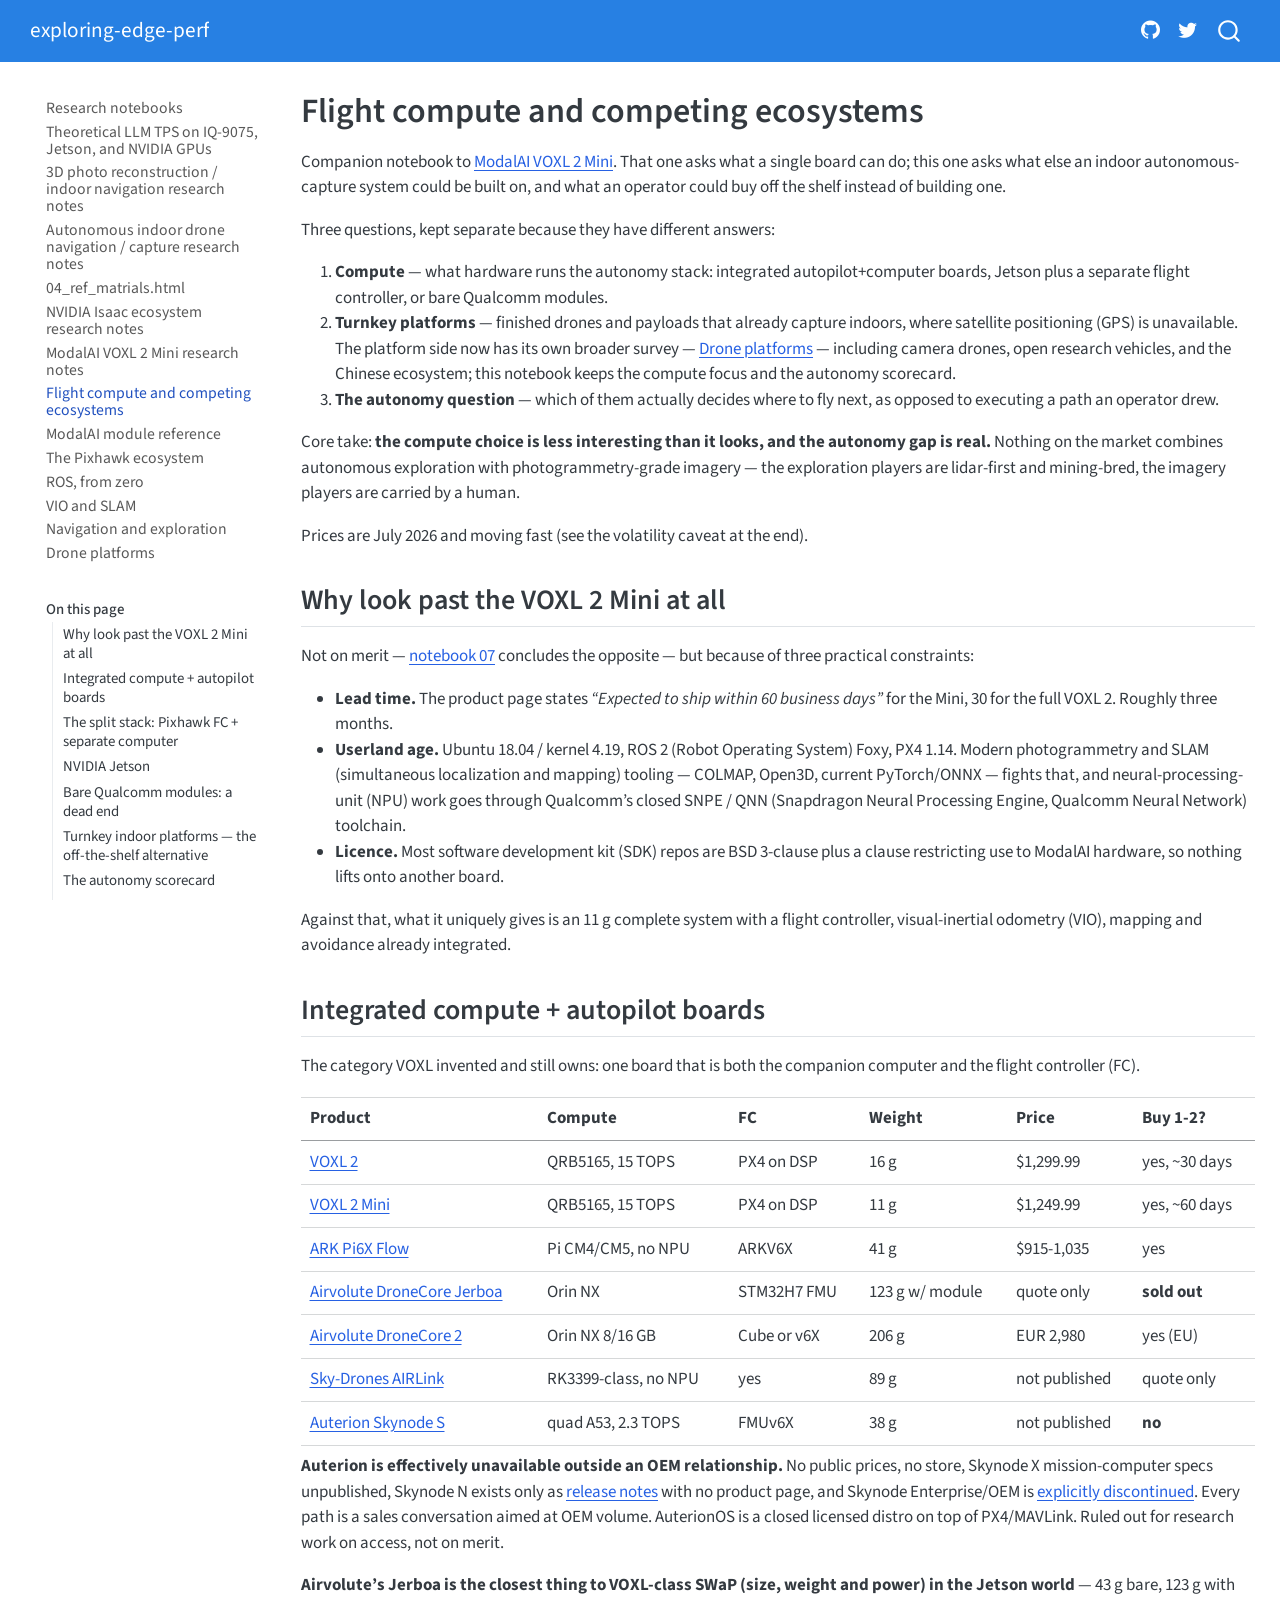
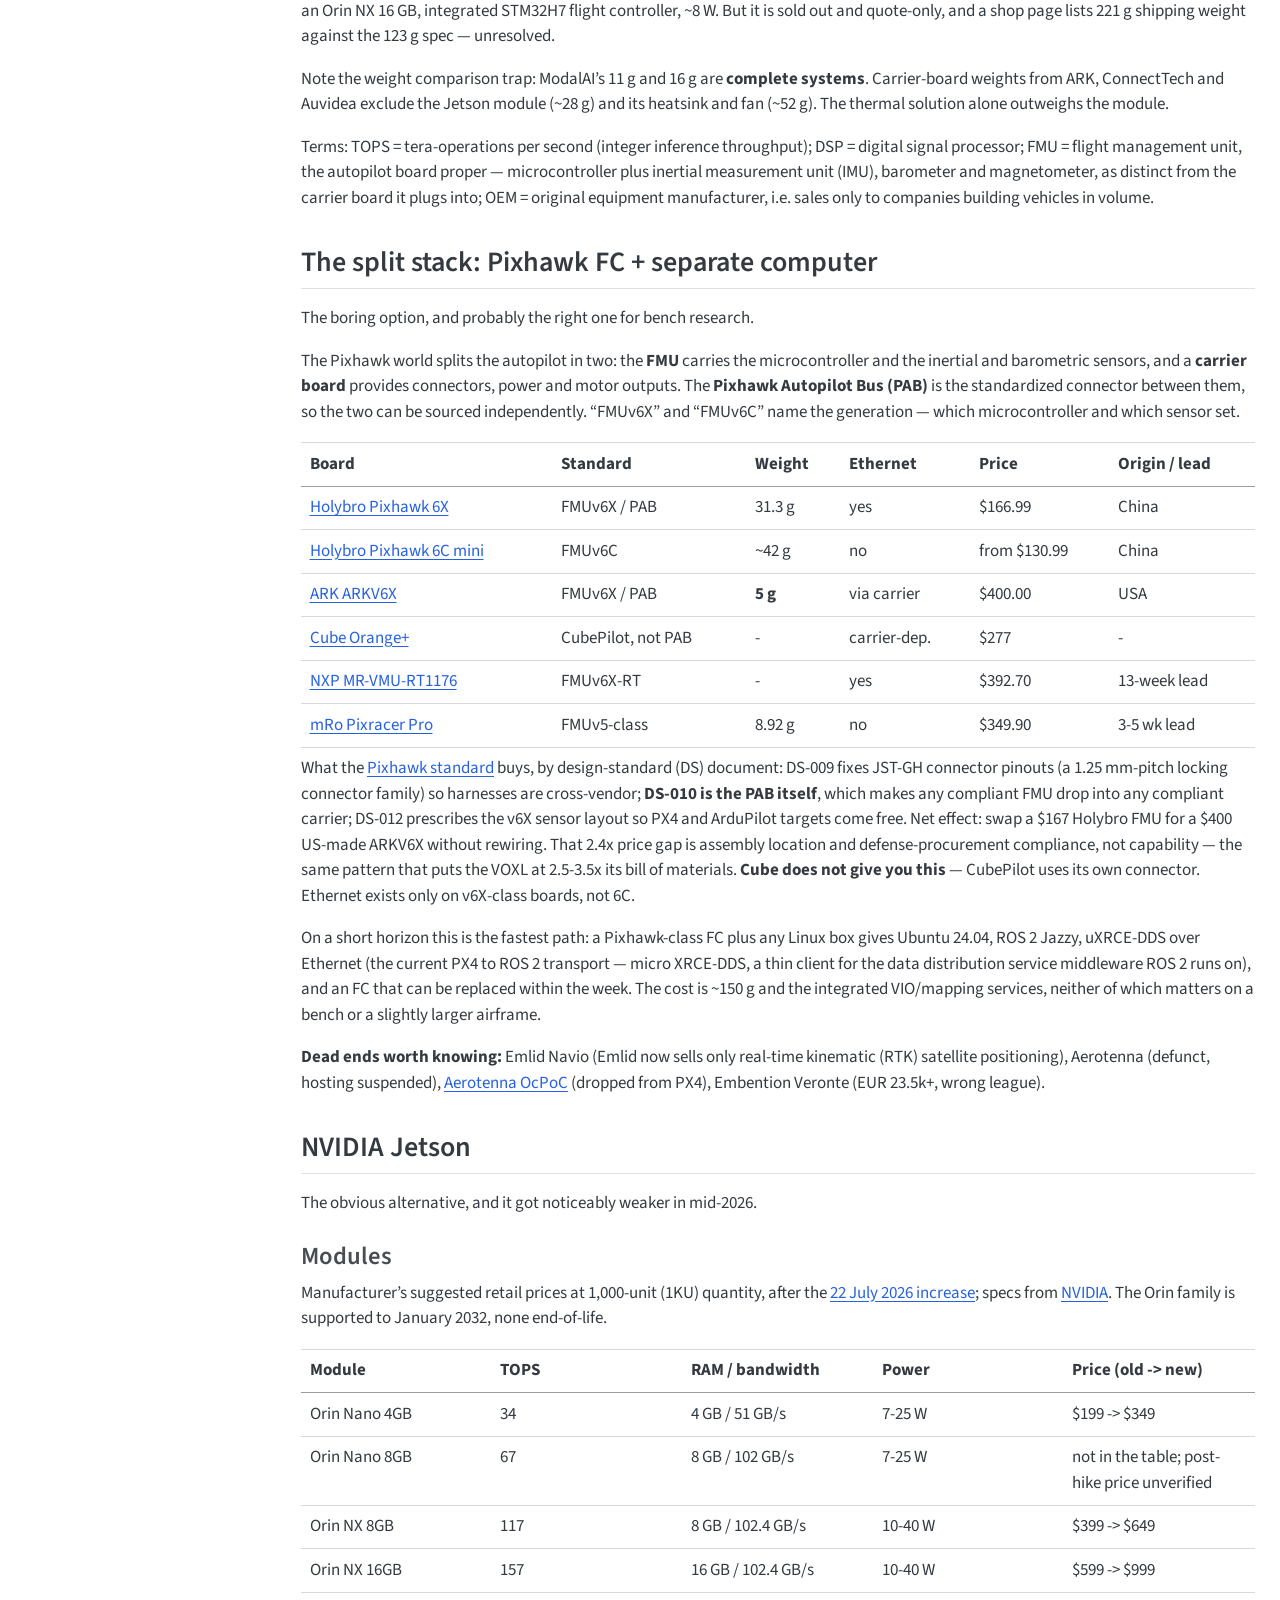
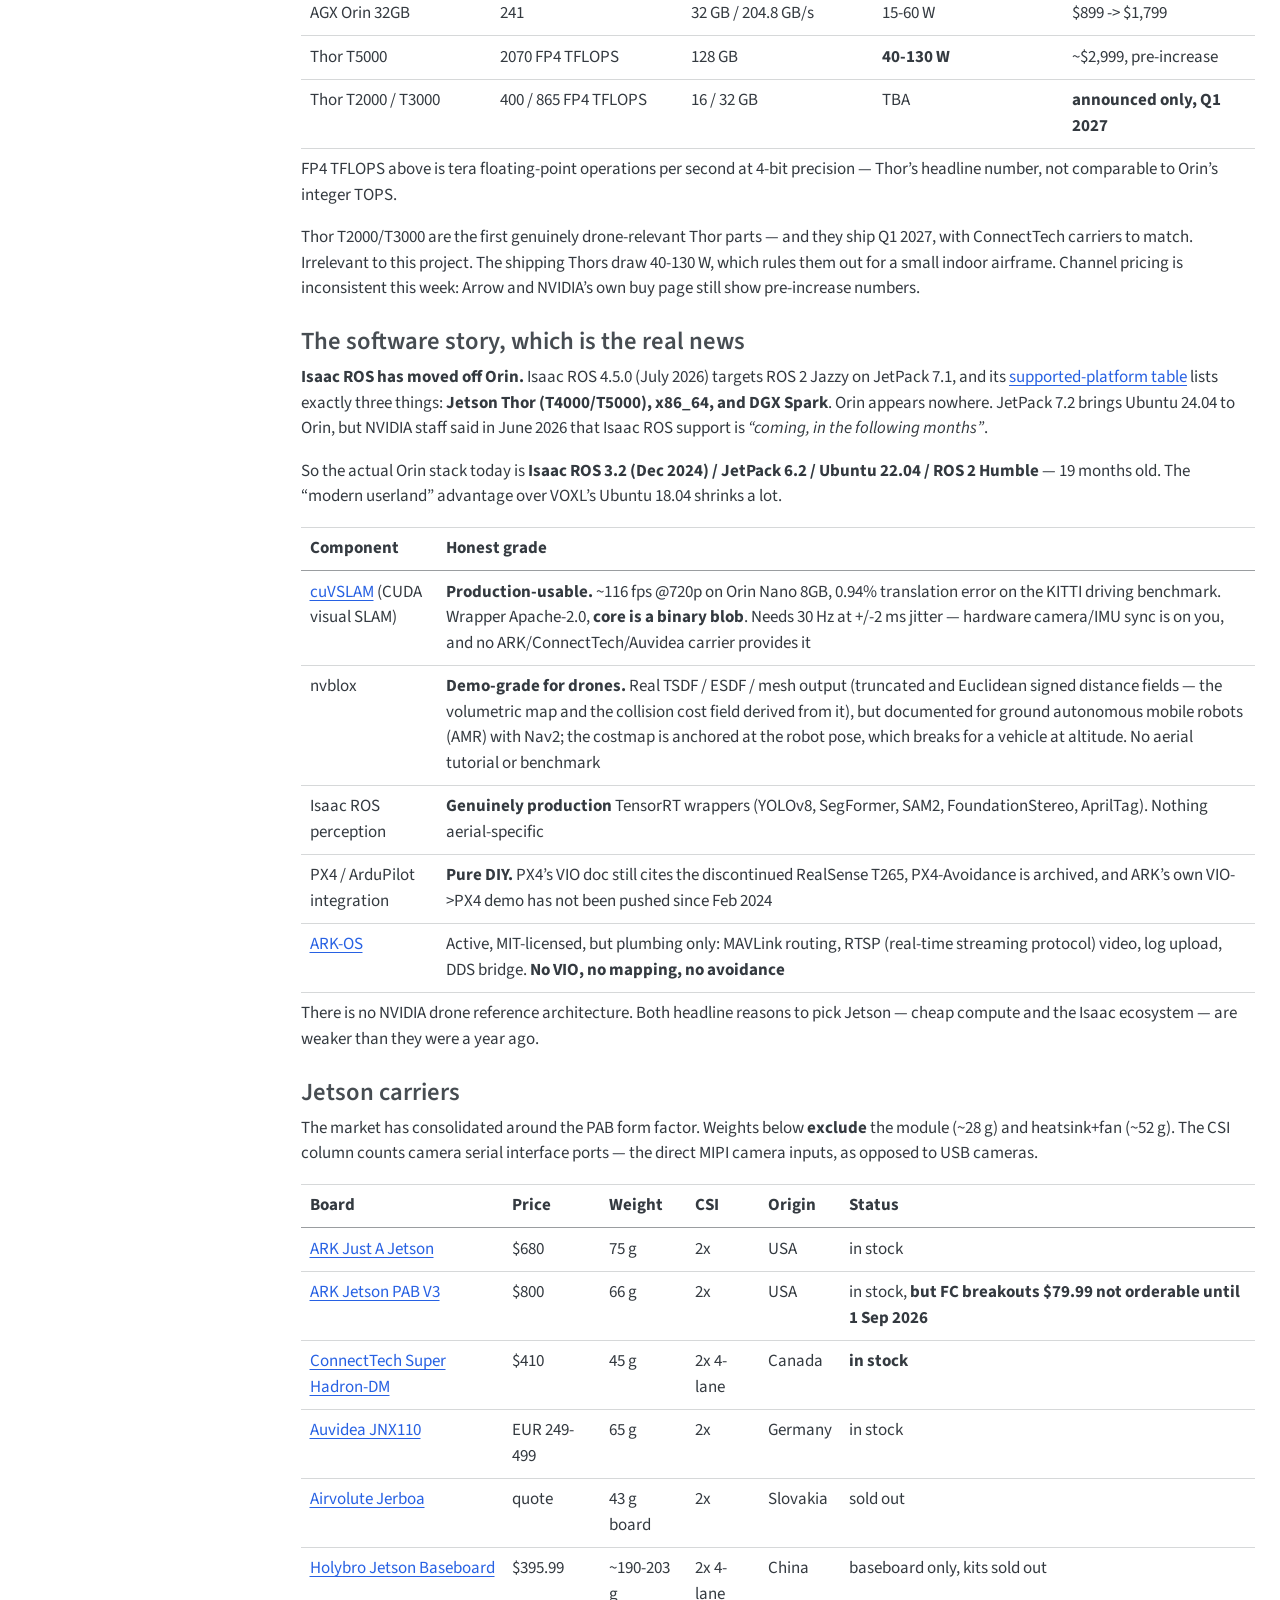
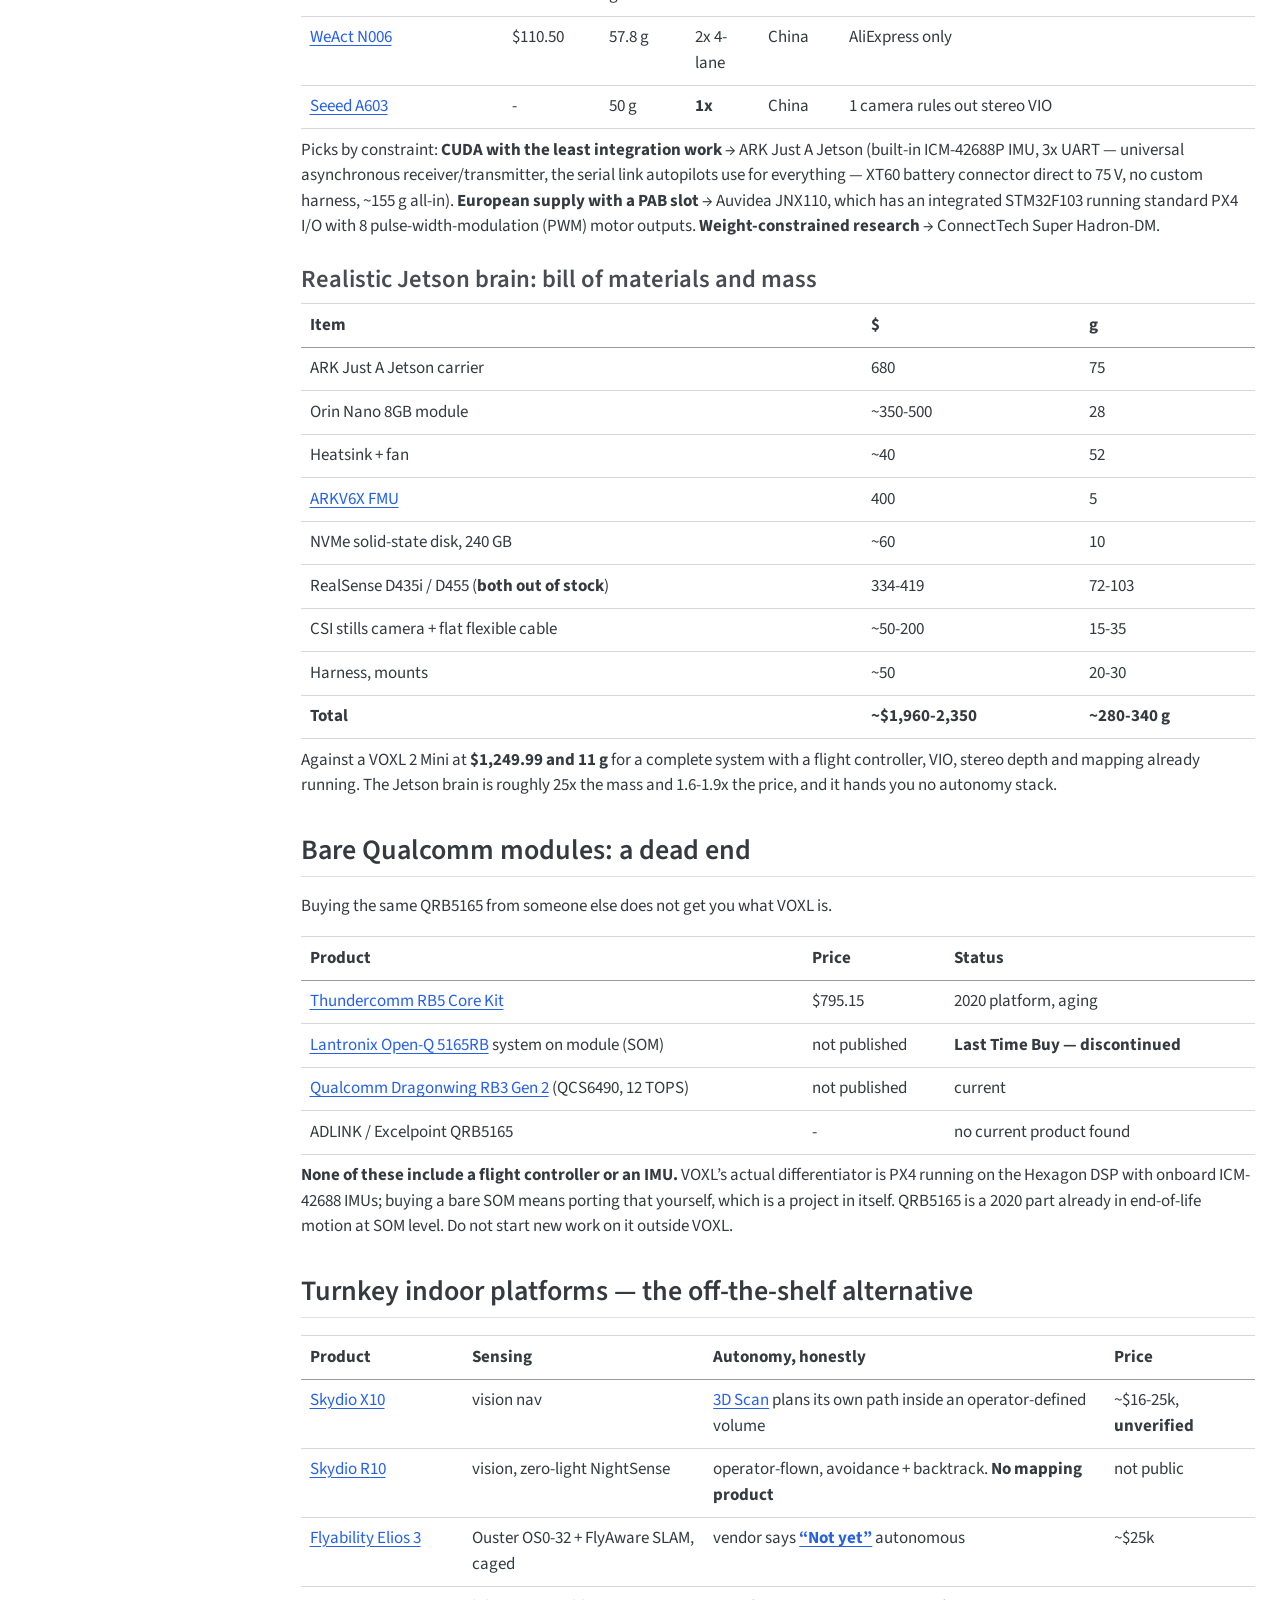
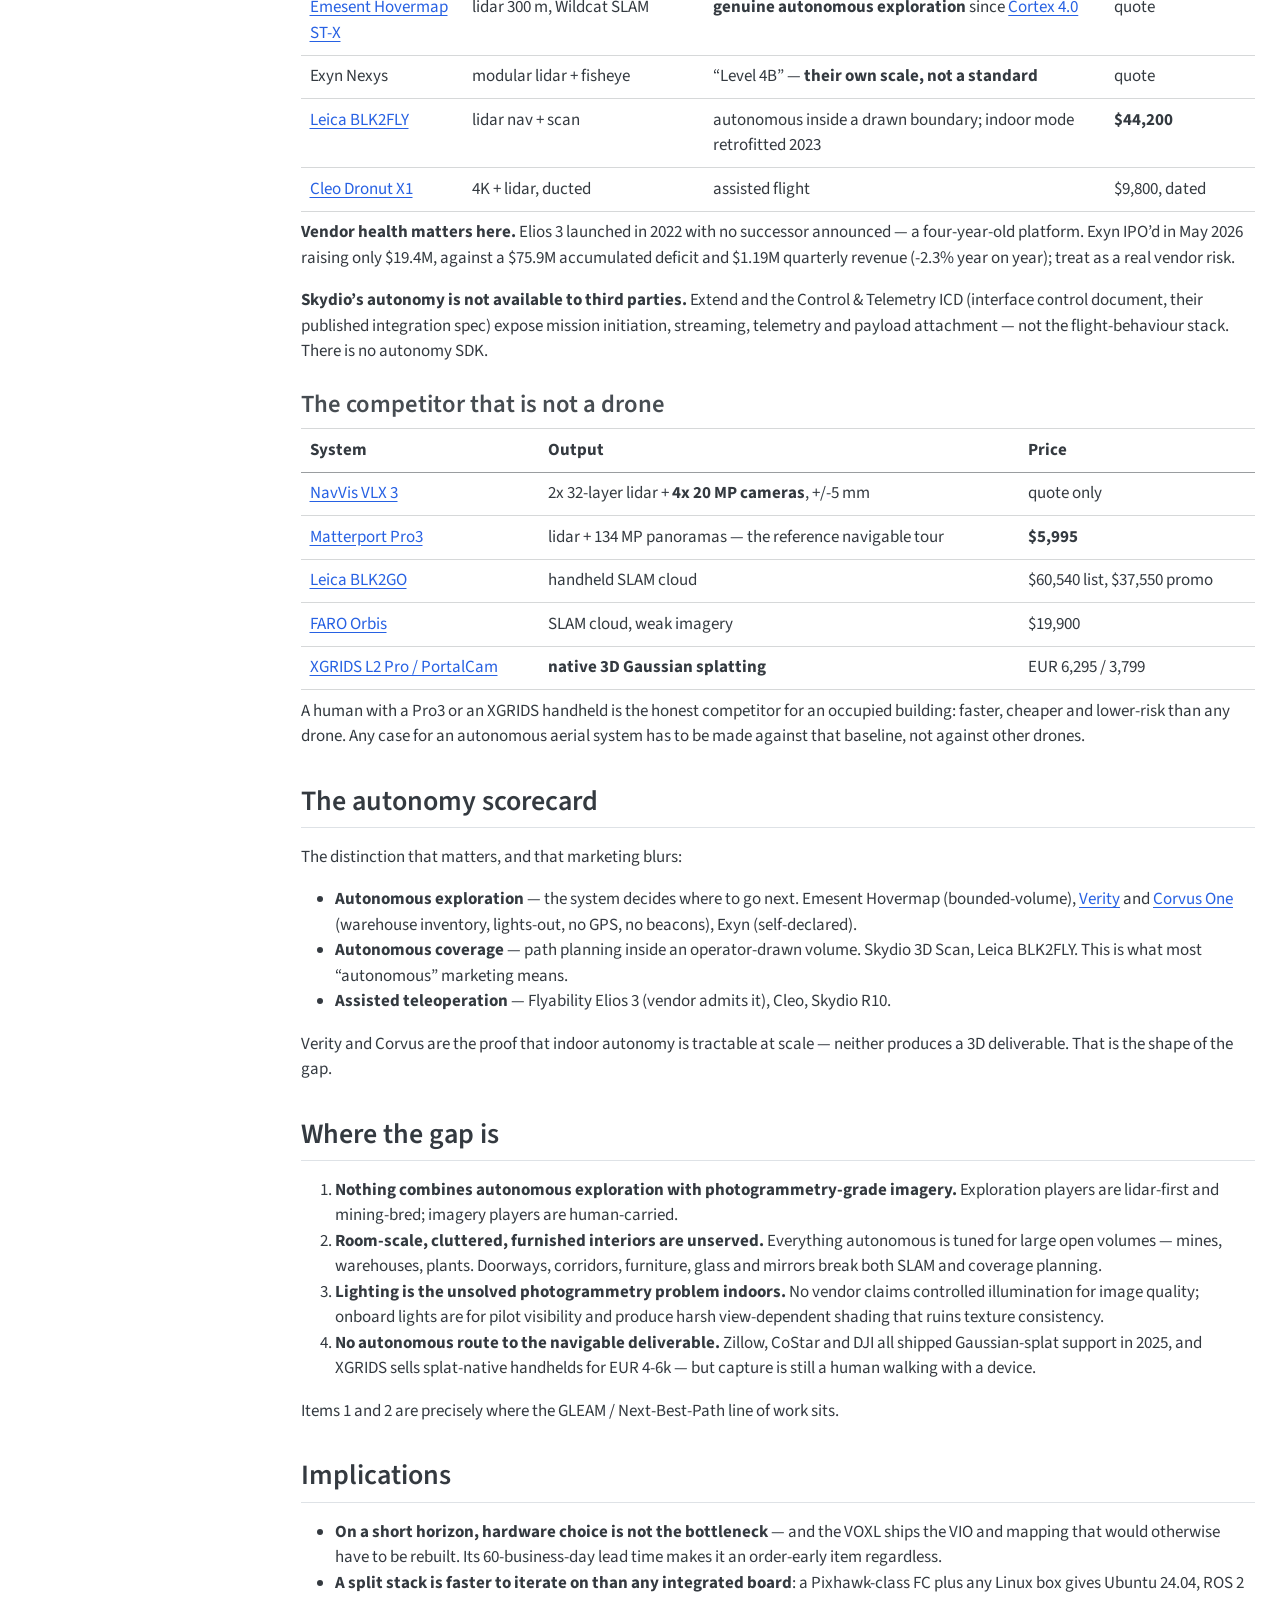
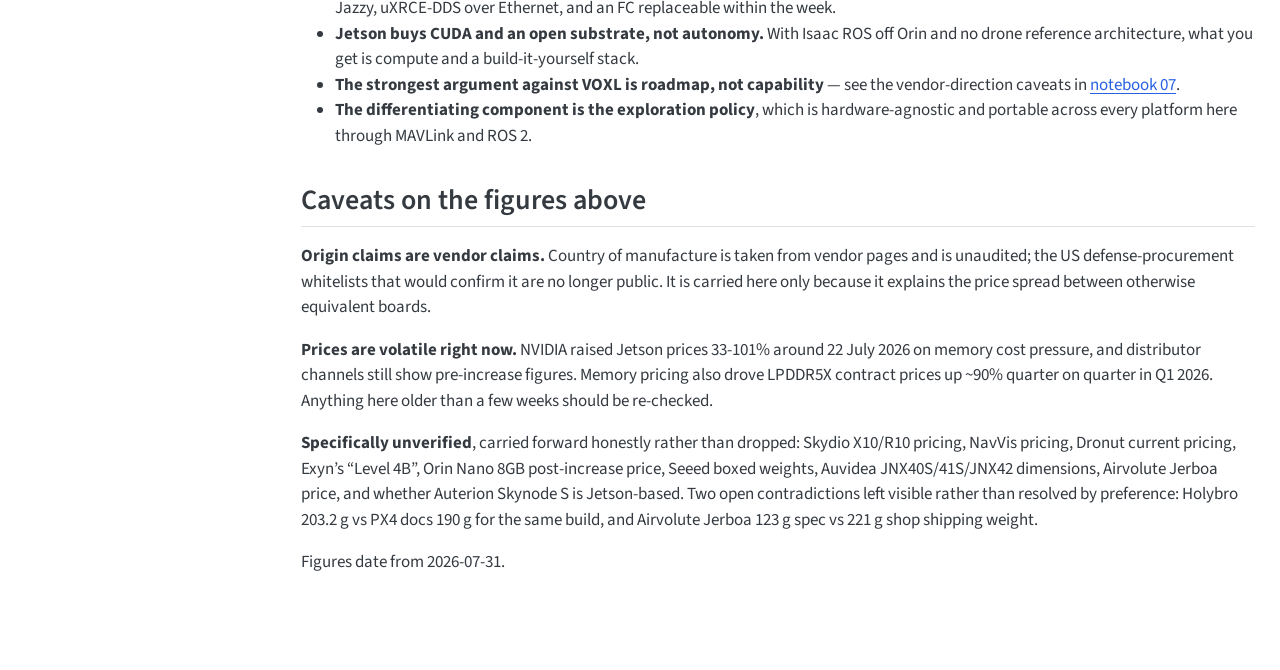
<file: flight_compute_landscape.html>
<!DOCTYPE html>
<html xmlns="http://www.w3.org/1999/xhtml" lang="en" xml:lang="en"><head>

<meta charset="utf-8">
<meta name="generator" content="quarto-1.10.18">

<meta name="viewport" content="width=device-width, initial-scale=1.0, user-scalable=yes">


<title>Flight compute and competing ecosystems – exploring-edge-perf</title>
<style>
/* Default styles provided by pandoc.
** See https://pandoc.org/MANUAL.html#variables-for-html for config info.
*/
span.smallcaps{font-variant: small-caps;}
div.columns{display: flex; gap: 1.5em;}
div.column{flex: auto;}
@media screen {
div.columns{gap: min(4vw, 1.5em);}
div.column{overflow-x: auto;}
}
div.hanging-indent{margin-left: 1.5em; text-indent: -1.5em;}
ul.task-list{list-style: none;}
ul.task-list li input[type="checkbox"] {
  width: 0.8em;
  margin: 0 0.8em 0.2em -1em; /* quarto-specific, see https://github.com/quarto-dev/quarto-cli/issues/4556 */ 
  vertical-align: middle;
}
</style>


<script src="site_libs/quarto-nav/quarto-nav.js"></script>
<script src="site_libs/quarto-nav/headroom.min.js"></script>
<script src="site_libs/clipboard/clipboard.min.js"></script>
<script src="site_libs/quarto-search/autocomplete.umd.js"></script>
<script src="site_libs/quarto-search/fuse.min.js"></script>
<script src="site_libs/quarto-search/quarto-search.js"></script>
<meta name="quarto:offset" content="./">
<script src="site_libs/quarto-html/quarto.js" type="module"></script>
<script src="site_libs/quarto-html/tabsets/tabsets.js" type="module"></script>
<script src="site_libs/quarto-html/popper.min.js"></script>
<script src="site_libs/quarto-html/tippy.umd.min.js"></script>
<script src="site_libs/quarto-html/anchor.min.js"></script>
<link href="site_libs/quarto-html/tippy.css" rel="stylesheet">
<link href="site_libs/quarto-html/quarto-syntax-highlighting-64a204ab8560d761af7679ceaba22944.css" rel="stylesheet" id="quarto-text-highlighting-styles">
<script src="site_libs/bootstrap/bootstrap.min.js"></script>
<link href="site_libs/bootstrap/bootstrap-icons.css" rel="stylesheet">
<link href="site_libs/bootstrap/bootstrap-d63a2c9c8df14b07662b36303925c8cc.min.css" rel="stylesheet" append-hash="true" id="quarto-bootstrap" data-mode="light">
<script id="quarto-search-options" type="application/json">{
  "location": "navbar",
  "copy-button": false,
  "collapse-after": 3,
  "panel-placement": "end",
  "type": "overlay",
  "limit": 50,
  "keyboard-shortcut": [
    "f",
    "/",
    "s"
  ],
  "show-item-context": false,
  "language": {
    "search-no-results-text": "No results",
    "search-matching-documents-text": "matching documents",
    "search-copy-link-title": "Copy link to search",
    "search-hide-matches-text": "Hide additional matches",
    "search-more-match-text": "more match in this document",
    "search-more-matches-text": "more matches in this document",
    "search-clear-button-title": "Clear",
    "search-text-placeholder": "",
    "search-detached-cancel-button-title": "Cancel",
    "search-submit-button-title": "Submit",
    "search-label": "Search"
  }
}</script>


<link rel="stylesheet" href="styles.css">
<meta property="og:title" content="Flight compute and competing ecosystems – exploring-edge-perf">
<meta property="og:description" content="Memory-bandwidth-bound LLM decode TPS estimates and llama.cpp benchmarks">
<meta property="og:site_name" content="exploring-edge-perf">
<meta name="twitter:title" content="Flight compute and competing ecosystems – exploring-edge-perf">
<meta name="twitter:description" content="Memory-bandwidth-bound LLM decode TPS estimates and llama.cpp benchmarks">
<meta name="twitter:creator" content="@xl0xl0xl0">
<meta name="twitter:card" content="summary">
</head>

<body class="nav-sidebar floating nav-fixed quarto-light">

<div id="quarto-search-results"></div>
  <header id="quarto-header" class="headroom fixed-top">
    <nav class="navbar navbar-expand-lg " data-bs-theme="dark">
      <div class="navbar-container container-fluid">
      <div class="navbar-brand-container mx-auto">
    <a class="navbar-brand" href="./index.html">
    <span class="navbar-title">exploring-edge-perf</span>
    </a>
  </div>
            <div id="quarto-search" class="" title="Search"></div>
          <button class="navbar-toggler" type="button" data-bs-toggle="collapse" data-bs-target="#navbarCollapse" aria-controls="navbarCollapse" role="menu" aria-expanded="false" aria-label="Toggle navigation" onclick="if (window.quartoToggleHeadroom) { window.quartoToggleHeadroom(); }">
  <span class="navbar-toggler-icon"></span>
</button>
          <div class="collapse navbar-collapse" id="navbarCollapse">
            <ul class="navbar-nav navbar-nav-scroll ms-auto">
  <li class="nav-item compact">
    <a class="nav-link" href="http://github.com/xl0/edge-notes"> <i class="bi bi-github" role="img">
</i> 
<span class="menu-text"></span></a>
  </li>  
  <li class="nav-item compact">
    <a class="nav-link" href="https://twitter.com/xl0xl0xl0"> <i class="bi bi-twitter" role="img">
</i> 
<span class="menu-text"></span></a>
  </li>  
</ul>
          </div> <!-- /navcollapse -->
            <div class="quarto-navbar-tools">
</div>
      </div> <!-- /container-fluid -->
    </nav>
  <nav class="quarto-secondary-nav">
    <div class="container-fluid d-flex">
      <button type="button" class="quarto-btn-toggle btn" data-bs-toggle="collapse" role="button" data-bs-target=".quarto-sidebar-collapse-item" aria-controls="quarto-sidebar" aria-expanded="false" aria-label="Toggle sidebar navigation" onclick="if (window.quartoToggleHeadroom) { window.quartoToggleHeadroom(); }">
        <i class="bi bi-layout-text-sidebar-reverse"></i>
      </button>
        <nav class="quarto-page-breadcrumbs" aria-label="breadcrumb"><ol class="breadcrumb"><li class="breadcrumb-item"><a href="./flight_compute_landscape.html">Flight compute and competing ecosystems</a></li></ol></nav>
        <a class="flex-grow-1" role="navigation" data-bs-toggle="collapse" data-bs-target=".quarto-sidebar-collapse-item" aria-controls="quarto-sidebar" aria-expanded="false" aria-label="Toggle sidebar navigation" onclick="if (window.quartoToggleHeadroom) { window.quartoToggleHeadroom(); }">      
        </a>
    </div>
  </nav>
</header>
<!-- content -->
<div id="quarto-content" class="quarto-container page-columns page-rows-contents page-layout-full page-navbar">
<!-- sidebar -->
  <nav id="quarto-sidebar" class="sidebar collapse collapse-horizontal quarto-sidebar-collapse-item sidebar-navigation floating overflow-auto">
    <div class="sidebar-menu-container"> 
    <ul class="list-unstyled mt-1">
        <li class="sidebar-item">
  <div class="sidebar-item-container"> 
  <a href="./index.html" class="sidebar-item-text sidebar-link">
 <span class="menu-text">Research notebooks</span></a>
  </div>
</li>
        <li class="sidebar-item">
  <div class="sidebar-item-container"> 
  <a href="./edge_llm_tps.html" class="sidebar-item-text sidebar-link">
 <span class="menu-text">Theoretical LLM TPS on IQ-9075, Jetson, and NVIDIA GPUs</span></a>
  </div>
</li>
        <li class="sidebar-item">
  <div class="sidebar-item-container"> 
  <a href="./3d_photo_reconstruction.html" class="sidebar-item-text sidebar-link">
 <span class="menu-text">3D photo reconstruction / indoor navigation research notes</span></a>
  </div>
</li>
        <li class="sidebar-item">
  <div class="sidebar-item-container"> 
  <a href="./autonomous_drone_navigation.html" class="sidebar-item-text sidebar-link">
 <span class="menu-text">Autonomous indoor drone navigation / capture research notes</span></a>
  </div>
</li>
        <li class="sidebar-item">
  <div class="sidebar-item-container"> 
  <a href="./04_ref_matrials.html" class="sidebar-item-text sidebar-link">
 <span class="menu-text">04_ref_matrials.html</span></a>
  </div>
</li>
        <li class="sidebar-item">
  <div class="sidebar-item-container"> 
  <a href="./nvidia_isaac_ecosystem.html" class="sidebar-item-text sidebar-link">
 <span class="menu-text">NVIDIA Isaac ecosystem research notes</span></a>
  </div>
</li>
        <li class="sidebar-item">
  <div class="sidebar-item-container"> 
  <a href="./voxl2_mini.html" class="sidebar-item-text sidebar-link">
 <span class="menu-text">ModalAI VOXL 2 Mini research notes</span></a>
  </div>
</li>
        <li class="sidebar-item">
  <div class="sidebar-item-container"> 
  <a href="./flight_compute_landscape.html" class="sidebar-item-text sidebar-link active">
 <span class="menu-text">Flight compute and competing ecosystems</span></a>
  </div>
</li>
        <li class="sidebar-item">
  <div class="sidebar-item-container"> 
  <a href="./modalai_modules.html" class="sidebar-item-text sidebar-link">
 <span class="menu-text">ModalAI module reference</span></a>
  </div>
</li>
        <li class="sidebar-item">
  <div class="sidebar-item-container"> 
  <a href="./pixhawk_ecosystem.html" class="sidebar-item-text sidebar-link">
 <span class="menu-text">The Pixhawk ecosystem</span></a>
  </div>
</li>
        <li class="sidebar-item">
  <div class="sidebar-item-container"> 
  <a href="./ros.html" class="sidebar-item-text sidebar-link">
 <span class="menu-text">ROS, from zero</span></a>
  </div>
</li>
        <li class="sidebar-item">
  <div class="sidebar-item-container"> 
  <a href="./vio_slam.html" class="sidebar-item-text sidebar-link">
 <span class="menu-text">VIO and SLAM</span></a>
  </div>
</li>
        <li class="sidebar-item">
  <div class="sidebar-item-container"> 
  <a href="./navigation_exploration.html" class="sidebar-item-text sidebar-link">
 <span class="menu-text">Navigation and exploration</span></a>
  </div>
</li>
        <li class="sidebar-item">
  <div class="sidebar-item-container"> 
  <a href="./platforms.html" class="sidebar-item-text sidebar-link">
 <span class="menu-text">Drone platforms</span></a>
  </div>
</li>
    </ul>
    </div>
    <nav id="TOC" role="doc-toc" class="toc-active">
    <h2 id="toc-title">On this page</h2>
   
  <ul>
  <li><a href="#why-look-past-the-voxl-2-mini-at-all" id="toc-why-look-past-the-voxl-2-mini-at-all" class="nav-link active" data-scroll-target="#why-look-past-the-voxl-2-mini-at-all">Why look past the VOXL 2 Mini at all</a></li>
  <li><a href="#integrated-compute-autopilot-boards" id="toc-integrated-compute-autopilot-boards" class="nav-link" data-scroll-target="#integrated-compute-autopilot-boards">Integrated compute + autopilot boards</a></li>
  <li><a href="#the-split-stack-pixhawk-fc-separate-computer" id="toc-the-split-stack-pixhawk-fc-separate-computer" class="nav-link" data-scroll-target="#the-split-stack-pixhawk-fc-separate-computer">The split stack: Pixhawk FC + separate computer</a></li>
  <li><a href="#nvidia-jetson" id="toc-nvidia-jetson" class="nav-link" data-scroll-target="#nvidia-jetson">NVIDIA Jetson</a>
  <ul class="collapse">
  <li><a href="#modules" id="toc-modules" class="nav-link" data-scroll-target="#modules">Modules</a></li>
  <li><a href="#the-software-story-which-is-the-real-news" id="toc-the-software-story-which-is-the-real-news" class="nav-link" data-scroll-target="#the-software-story-which-is-the-real-news">The software story, which is the real news</a></li>
  <li><a href="#jetson-carriers" id="toc-jetson-carriers" class="nav-link" data-scroll-target="#jetson-carriers">Jetson carriers</a></li>
  <li><a href="#realistic-jetson-brain-bill-of-materials-and-mass" id="toc-realistic-jetson-brain-bill-of-materials-and-mass" class="nav-link" data-scroll-target="#realistic-jetson-brain-bill-of-materials-and-mass">Realistic Jetson brain: bill of materials and mass</a></li>
  </ul></li>
  <li><a href="#bare-qualcomm-modules-a-dead-end" id="toc-bare-qualcomm-modules-a-dead-end" class="nav-link" data-scroll-target="#bare-qualcomm-modules-a-dead-end">Bare Qualcomm modules: a dead end</a></li>
  <li><a href="#turnkey-indoor-platforms-the-off-the-shelf-alternative" id="toc-turnkey-indoor-platforms-the-off-the-shelf-alternative" class="nav-link" data-scroll-target="#turnkey-indoor-platforms-the-off-the-shelf-alternative">Turnkey indoor platforms — the off-the-shelf alternative</a>
  <ul class="collapse">
  <li><a href="#the-competitor-that-is-not-a-drone" id="toc-the-competitor-that-is-not-a-drone" class="nav-link" data-scroll-target="#the-competitor-that-is-not-a-drone">The competitor that is not a drone</a></li>
  </ul></li>
  <li><a href="#the-autonomy-scorecard" id="toc-the-autonomy-scorecard" class="nav-link" data-scroll-target="#the-autonomy-scorecard">The autonomy scorecard</a></li>
  <li><a href="#where-the-gap-is" id="toc-where-the-gap-is" class="nav-link" data-scroll-target="#where-the-gap-is">Where the gap is</a></li>
  <li><a href="#implications" id="toc-implications" class="nav-link" data-scroll-target="#implications">Implications</a></li>
  <li><a href="#caveats-on-the-figures-above" id="toc-caveats-on-the-figures-above" class="nav-link" data-scroll-target="#caveats-on-the-figures-above">Caveats on the figures above</a></li>
  </ul>
</nav>
</nav>
<div id="quarto-sidebar-glass" class="quarto-sidebar-collapse-item" data-bs-toggle="collapse" data-bs-target=".quarto-sidebar-collapse-item"></div>
<!-- margin-sidebar -->
    <div id="quarto-margin-sidebar" class="sidebar margin-sidebar zindex-bottom">
    </div>
<!-- main -->
<main class="content column-page-right" id="quarto-document-content">

<header id="title-block-header" class="quarto-title-block default">
<div class="quarto-title">
<h1 class="title">Flight compute and competing ecosystems</h1>
</div>



<div class="quarto-title-meta column-page-right">

    
  
    
  </div>
  


</header>


<!-- WARNING: THIS FILE WAS AUTOGENERATED! DO NOT EDIT! -->
<p>Companion notebook to <a href="./voxl2_mini.html">ModalAI VOXL 2 Mini</a>. That one asks what a single board can do; this one asks what else an indoor autonomous-capture system could be built on, and what an operator could buy off the shelf instead of building one.</p>
<p>Three questions, kept separate because they have different answers:</p>
<ol type="1">
<li><strong>Compute</strong> — what hardware runs the autonomy stack: integrated autopilot+computer boards, Jetson plus a separate flight controller, or bare Qualcomm modules.</li>
<li><strong>Turnkey platforms</strong> — finished drones and payloads that already capture indoors, where satellite positioning (GPS) is unavailable. The platform side now has its own broader survey — <a href="./platforms.html">Drone platforms</a> — including camera drones, open research vehicles, and the Chinese ecosystem; this notebook keeps the compute focus and the autonomy scorecard.</li>
<li><strong>The autonomy question</strong> — which of them actually decides where to fly next, as opposed to executing a path an operator drew.</li>
</ol>
<p>Core take: <strong>the compute choice is less interesting than it looks, and the autonomy gap is real.</strong> Nothing on the market combines autonomous exploration with photogrammetry-grade imagery — the exploration players are lidar-first and mining-bred, the imagery players are carried by a human.</p>
<p>Prices are July 2026 and moving fast (see the volatility caveat at the end).</p>
<section id="why-look-past-the-voxl-2-mini-at-all" class="level2">
<h2 class="anchored" data-anchor-id="why-look-past-the-voxl-2-mini-at-all">Why look past the VOXL 2 Mini at all</h2>
<p>Not on merit — <a href="./voxl2_mini.html">notebook 07</a> concludes the opposite — but because of three practical constraints:</p>
<ul>
<li><strong>Lead time.</strong> The product page states <em>“Expected to ship within 60 business days”</em> for the Mini, 30 for the full VOXL 2. Roughly three months.</li>
<li><strong>Userland age.</strong> Ubuntu 18.04 / kernel 4.19, ROS 2 (Robot Operating System) Foxy, PX4 1.14. Modern photogrammetry and SLAM (simultaneous localization and mapping) tooling — COLMAP, Open3D, current PyTorch/ONNX — fights that, and neural-processing-unit (NPU) work goes through Qualcomm’s closed SNPE / QNN (Snapdragon Neural Processing Engine, Qualcomm Neural Network) toolchain.</li>
<li><strong>Licence.</strong> Most software development kit (SDK) repos are BSD 3-clause plus a clause restricting use to ModalAI hardware, so nothing lifts onto another board.</li>
</ul>
<p>Against that, what it uniquely gives is an 11 g complete system with a flight controller, visual-inertial odometry (VIO), mapping and avoidance already integrated.</p>
</section>
<section id="integrated-compute-autopilot-boards" class="level2">
<h2 class="anchored" data-anchor-id="integrated-compute-autopilot-boards">Integrated compute + autopilot boards</h2>
<p>The category VOXL invented and still owns: one board that is both the companion computer and the flight controller (FC).</p>
<table class="caption-top table">
<thead>
<tr class="header">
<th>Product</th>
<th>Compute</th>
<th>FC</th>
<th>Weight</th>
<th>Price</th>
<th>Buy 1-2?</th>
</tr>
</thead>
<tbody>
<tr class="odd">
<td><a href="https://www.modalai.com/products/voxl-2">VOXL 2</a></td>
<td>QRB5165, 15 TOPS</td>
<td>PX4 on DSP</td>
<td>16 g</td>
<td>$1,299.99</td>
<td>yes, ~30 days</td>
</tr>
<tr class="even">
<td><a href="https://www.modalai.com/products/voxl-2-mini">VOXL 2 Mini</a></td>
<td>QRB5165, 15 TOPS</td>
<td>PX4 on DSP</td>
<td>11 g</td>
<td>$1,249.99</td>
<td>yes, ~60 days</td>
</tr>
<tr class="odd">
<td><a href="https://arkelectron.com/product/ark-pi6x-flow/">ARK Pi6X Flow</a></td>
<td>Pi CM4/CM5, no NPU</td>
<td>ARKV6X</td>
<td>41 g</td>
<td>$915-1,035</td>
<td>yes</td>
</tr>
<tr class="even">
<td><a href="https://docs.airvolute.com/autopilots/dronecore-jerboa">Airvolute DroneCore Jerboa</a></td>
<td>Orin NX</td>
<td>STM32H7 FMU</td>
<td>123 g w/ module</td>
<td>quote only</td>
<td><strong>sold out</strong></td>
</tr>
<tr class="odd">
<td><a href="https://docs.airvolute.com/autopilots/dronecore-2">Airvolute DroneCore 2</a></td>
<td>Orin NX 8/16 GB</td>
<td>Cube or v6X</td>
<td>206 g</td>
<td>EUR 2,980</td>
<td>yes (EU)</td>
</tr>
<tr class="even">
<td><a href="https://docs.sky-drones.com/avionics/airlink/hardware">Sky-Drones AIRLink</a></td>
<td>RK3399-class, no NPU</td>
<td>yes</td>
<td>89 g</td>
<td>not published</td>
<td>quote only</td>
</tr>
<tr class="odd">
<td><a href="https://docs.auterion.com/hardware-integration/skynode-s/datasheet.md">Auterion Skynode S</a></td>
<td>quad A53, 2.3 TOPS</td>
<td>FMUv6X</td>
<td>38 g</td>
<td>not published</td>
<td><strong>no</strong></td>
</tr>
</tbody>
</table>
<p><strong>Auterion is effectively unavailable outside an OEM relationship.</strong> No public prices, no store, Skynode X mission-computer specs unpublished, Skynode N exists only as <a href="https://docs.auterion.com/release-notes/auterionos/aos-for-skynode-n.md">release notes</a> with no product page, and Skynode Enterprise/OEM is <a href="https://docs.modalai.com/voxl2-mini/">explicitly discontinued</a>. Every path is a sales conversation aimed at OEM volume. AuterionOS is a closed licensed distro on top of PX4/MAVLink. Ruled out for research work on access, not on merit.</p>
<p><strong>Airvolute’s Jerboa is the closest thing to VOXL-class SWaP (size, weight and power) in the Jetson world</strong> — 43 g bare, 123 g with an Orin NX 16 GB, integrated STM32H7 flight controller, ~8 W. But it is sold out and quote-only, and a shop page lists 221 g shipping weight against the 123 g spec — unresolved.</p>
<p>Note the weight comparison trap: ModalAI’s 11 g and 16 g are <strong>complete systems</strong>. Carrier-board weights from ARK, ConnectTech and Auvidea exclude the Jetson module (~28 g) and its heatsink and fan (~52 g). The thermal solution alone outweighs the module.</p>
<p>Terms: TOPS = tera-operations per second (integer inference throughput); DSP = digital signal processor; FMU = flight management unit, the autopilot board proper — microcontroller plus inertial measurement unit (IMU), barometer and magnetometer, as distinct from the carrier board it plugs into; OEM = original equipment manufacturer, i.e.&nbsp;sales only to companies building vehicles in volume.</p>
</section>
<section id="the-split-stack-pixhawk-fc-separate-computer" class="level2">
<h2 class="anchored" data-anchor-id="the-split-stack-pixhawk-fc-separate-computer">The split stack: Pixhawk FC + separate computer</h2>
<p>The boring option, and probably the right one for bench research.</p>
<p>The Pixhawk world splits the autopilot in two: the <strong>FMU</strong> carries the microcontroller and the inertial and barometric sensors, and a <strong>carrier board</strong> provides connectors, power and motor outputs. The <strong>Pixhawk Autopilot Bus (PAB)</strong> is the standardized connector between them, so the two can be sourced independently. “FMUv6X” and “FMUv6C” name the generation — which microcontroller and which sensor set.</p>
<table class="caption-top table">
<thead>
<tr class="header">
<th>Board</th>
<th>Standard</th>
<th>Weight</th>
<th>Ethernet</th>
<th>Price</th>
<th>Origin / lead</th>
</tr>
</thead>
<tbody>
<tr class="odd">
<td><a href="https://holybro.com/products/pixhawk-6x">Holybro Pixhawk 6X</a></td>
<td>FMUv6X / PAB</td>
<td>31.3 g</td>
<td>yes</td>
<td>$166.99</td>
<td>China</td>
</tr>
<tr class="even">
<td><a href="https://holybro.com/products/pixhawk-6c-mini">Holybro Pixhawk 6C mini</a></td>
<td>FMUv6C</td>
<td>~42 g</td>
<td>no</td>
<td>from $130.99</td>
<td>China</td>
</tr>
<tr class="odd">
<td><a href="https://arkelectron.com/product/arkv6x/">ARK ARKV6X</a></td>
<td>FMUv6X / PAB</td>
<td><strong>5 g</strong></td>
<td>via carrier</td>
<td>$400.00</td>
<td>USA</td>
</tr>
<tr class="even">
<td><a href="https://irlock.com/products/cube-orange-plus-standard-set">Cube Orange+</a></td>
<td>CubePilot, not PAB</td>
<td>-</td>
<td>carrier-dep.</td>
<td>$277</td>
<td>-</td>
</tr>
<tr class="odd">
<td><a href="https://www.digikey.com/en/products/detail/nxp-usa-inc/MR-VMU-RT1176/26220861">NXP MR-VMU-RT1176</a></td>
<td>FMUv6X-RT</td>
<td>-</td>
<td>yes</td>
<td>$392.70</td>
<td>13-week lead</td>
</tr>
<tr class="even">
<td><a href="https://store.3dr.com/pixracer-pro/">mRo Pixracer Pro</a></td>
<td>FMUv5-class</td>
<td>8.92 g</td>
<td>no</td>
<td>$349.90</td>
<td>3-5 wk lead</td>
</tr>
</tbody>
</table>
<p>What the <a href="https://github.com/pixhawk/Pixhawk-Standards">Pixhawk standard</a> buys, by design-standard (DS) document: DS-009 fixes JST-GH connector pinouts (a 1.25 mm-pitch locking connector family) so harnesses are cross-vendor; <strong>DS-010 is the PAB itself</strong>, which makes any compliant FMU drop into any compliant carrier; DS-012 prescribes the v6X sensor layout so PX4 and ArduPilot targets come free. Net effect: swap a $167 Holybro FMU for a $400 US-made ARKV6X without rewiring. That 2.4x price gap is assembly location and defense-procurement compliance, not capability — the same pattern that puts the VOXL at 2.5-3.5x its bill of materials. <strong>Cube does not give you this</strong> — CubePilot uses its own connector. Ethernet exists only on v6X-class boards, not 6C.</p>
<p>On a short horizon this is the fastest path: a Pixhawk-class FC plus any Linux box gives Ubuntu 24.04, ROS 2 Jazzy, uXRCE-DDS over Ethernet (the current PX4 to ROS 2 transport — micro XRCE-DDS, a thin client for the data distribution service middleware ROS 2 runs on), and an FC that can be replaced within the week. The cost is ~150 g and the integrated VIO/mapping services, neither of which matters on a bench or a slightly larger airframe.</p>
<p><strong>Dead ends worth knowing:</strong> Emlid Navio (Emlid now sells only real-time kinematic (RTK) satellite positioning), Aerotenna (defunct, hosting suspended), <a href="https://docs.px4.io/main/en/flight_controller/ocpoc_zynq">Aerotenna OcPoC</a> (dropped from PX4), Embention Veronte (EUR 23.5k+, wrong league).</p>
</section>
<section id="nvidia-jetson" class="level2">
<h2 class="anchored" data-anchor-id="nvidia-jetson">NVIDIA Jetson</h2>
<p>The obvious alternative, and it got noticeably weaker in mid-2026.</p>
<section id="modules" class="level3">
<h3 class="anchored" data-anchor-id="modules">Modules</h3>
<p>Manufacturer’s suggested retail prices at 1,000-unit (1KU) quantity, after the <a href="https://www.cnx-software.com/2026/07/22/nvidia-increases-the-price-of-jetson-modules-and-devkits-by-up-to-101/">22 July 2026 increase</a>; specs from <a href="https://www.nvidia.com/en-us/autonomous-machines/embedded-systems/jetson-orin/">NVIDIA</a>. The Orin family is supported to January 2032, none end-of-life.</p>
<table class="caption-top table">
<colgroup>
<col style="width: 20%">
<col style="width: 20%">
<col style="width: 20%">
<col style="width: 20%">
<col style="width: 20%">
</colgroup>
<thead>
<tr class="header">
<th>Module</th>
<th>TOPS</th>
<th>RAM / bandwidth</th>
<th>Power</th>
<th>Price (old -&gt; new)</th>
</tr>
</thead>
<tbody>
<tr class="odd">
<td>Orin Nano 4GB</td>
<td>34</td>
<td>4 GB / 51 GB/s</td>
<td>7-25 W</td>
<td>$199 -&gt; $349</td>
</tr>
<tr class="even">
<td>Orin Nano 8GB</td>
<td>67</td>
<td>8 GB / 102 GB/s</td>
<td>7-25 W</td>
<td>not in the table; post-hike price unverified</td>
</tr>
<tr class="odd">
<td>Orin NX 8GB</td>
<td>117</td>
<td>8 GB / 102.4 GB/s</td>
<td>10-40 W</td>
<td>$399 -&gt; $649</td>
</tr>
<tr class="even">
<td>Orin NX 16GB</td>
<td>157</td>
<td>16 GB / 102.4 GB/s</td>
<td>10-40 W</td>
<td>$599 -&gt; $999</td>
</tr>
<tr class="odd">
<td>AGX Orin 32GB</td>
<td>241</td>
<td>32 GB / 204.8 GB/s</td>
<td>15-60 W</td>
<td>$899 -&gt; $1,799</td>
</tr>
<tr class="even">
<td>Thor T5000</td>
<td>2070 FP4 TFLOPS</td>
<td>128 GB</td>
<td><strong>40-130 W</strong></td>
<td>~$2,999, pre-increase</td>
</tr>
<tr class="odd">
<td>Thor T2000 / T3000</td>
<td>400 / 865 FP4 TFLOPS</td>
<td>16 / 32 GB</td>
<td>TBA</td>
<td><strong>announced only, Q1 2027</strong></td>
</tr>
</tbody>
</table>
<p>FP4 TFLOPS above is tera floating-point operations per second at 4-bit precision — Thor’s headline number, not comparable to Orin’s integer TOPS.</p>
<p>Thor T2000/T3000 are the first genuinely drone-relevant Thor parts — and they ship Q1 2027, with ConnectTech carriers to match. Irrelevant to this project. The shipping Thors draw 40-130 W, which rules them out for a small indoor airframe. Channel pricing is inconsistent this week: Arrow and NVIDIA’s own buy page still show pre-increase numbers.</p>
</section>
<section id="the-software-story-which-is-the-real-news" class="level3">
<h3 class="anchored" data-anchor-id="the-software-story-which-is-the-real-news">The software story, which is the real news</h3>
<p><strong>Isaac ROS has moved off Orin.</strong> Isaac ROS 4.5.0 (July 2026) targets ROS 2 Jazzy on JetPack 7.1, and its <a href="https://nvidia-isaac-ros.github.io/getting_started/index.html">supported-platform table</a> lists exactly three things: <strong>Jetson Thor (T4000/T5000), x86_64, and DGX Spark</strong>. Orin appears nowhere. JetPack 7.2 brings Ubuntu 24.04 to Orin, but NVIDIA staff said in June 2026 that Isaac ROS support is <em>“coming, in the following months”</em>.</p>
<p>So the actual Orin stack today is <strong>Isaac ROS 3.2 (Dec 2024) / JetPack 6.2 / Ubuntu 22.04 / ROS 2 Humble</strong> — 19 months old. The “modern userland” advantage over VOXL’s Ubuntu 18.04 shrinks a lot.</p>
<table class="caption-top table">
<thead>
<tr class="header">
<th>Component</th>
<th>Honest grade</th>
</tr>
</thead>
<tbody>
<tr class="odd">
<td><a href="https://github.com/NVIDIA-ISAAC-ROS/isaac_ros_visual_slam">cuVSLAM</a> (CUDA visual SLAM)</td>
<td><strong>Production-usable.</strong> ~116 fps <span class="citation" data-cites="720p">@720p</span> on Orin Nano 8GB, 0.94% translation error on the KITTI driving benchmark. Wrapper Apache-2.0, <strong>core is a binary blob</strong>. Needs 30 Hz at +/-2 ms jitter — hardware camera/IMU sync is on you, and no ARK/ConnectTech/Auvidea carrier provides it</td>
</tr>
<tr class="even">
<td>nvblox</td>
<td><strong>Demo-grade for drones.</strong> Real TSDF / ESDF / mesh output (truncated and Euclidean signed distance fields — the volumetric map and the collision cost field derived from it), but documented for ground autonomous mobile robots (AMR) with Nav2; the costmap is anchored at the robot pose, which breaks for a vehicle at altitude. No aerial tutorial or benchmark</td>
</tr>
<tr class="odd">
<td>Isaac ROS perception</td>
<td><strong>Genuinely production</strong> TensorRT wrappers (YOLOv8, SegFormer, SAM2, FoundationStereo, AprilTag). Nothing aerial-specific</td>
</tr>
<tr class="even">
<td>PX4 / ArduPilot integration</td>
<td><strong>Pure DIY.</strong> PX4’s VIO doc still cites the discontinued RealSense T265, PX4-Avoidance is archived, and ARK’s own VIO-&gt;PX4 demo has not been pushed since Feb 2024</td>
</tr>
<tr class="odd">
<td><a href="https://github.com/ARK-Electronics/ARK-OS">ARK-OS</a></td>
<td>Active, MIT-licensed, but plumbing only: MAVLink routing, RTSP (real-time streaming protocol) video, log upload, DDS bridge. <strong>No VIO, no mapping, no avoidance</strong></td>
</tr>
</tbody>
</table>
<p>There is no NVIDIA drone reference architecture. Both headline reasons to pick Jetson — cheap compute and the Isaac ecosystem — are weaker than they were a year ago.</p>
</section>
<section id="jetson-carriers" class="level3">
<h3 class="anchored" data-anchor-id="jetson-carriers">Jetson carriers</h3>
<p>The market has consolidated around the PAB form factor. Weights below <strong>exclude</strong> the module (~28 g) and heatsink+fan (~52 g). The CSI column counts camera serial interface ports — the direct MIPI camera inputs, as opposed to USB cameras.</p>
<table class="caption-top table">
<thead>
<tr class="header">
<th>Board</th>
<th>Price</th>
<th>Weight</th>
<th>CSI</th>
<th>Origin</th>
<th>Status</th>
</tr>
</thead>
<tbody>
<tr class="odd">
<td><a href="https://arkelectron.com/product/ark-just-a-jetson/">ARK Just A Jetson</a></td>
<td>$680</td>
<td>75 g</td>
<td>2x</td>
<td>USA</td>
<td>in stock</td>
</tr>
<tr class="even">
<td><a href="https://arkelectron.com/product/ark-jetson-pab-v3/">ARK Jetson PAB V3</a></td>
<td>$800</td>
<td>66 g</td>
<td>2x</td>
<td>USA</td>
<td>in stock, <strong>but FC breakouts $79.99 not orderable until 1 Sep 2026</strong></td>
</tr>
<tr class="odd">
<td><a href="https://www.wdlsystems.com/connect-tech-ngx027">ConnectTech Super Hadron-DM</a></td>
<td>$410</td>
<td>45 g</td>
<td>2x 4-lane</td>
<td>Canada</td>
<td><strong>in stock</strong></td>
</tr>
<tr class="even">
<td><a href="https://auvidea.eu/product/jnx110-carrier-board-for-nvidia-jetson-orin-nano-nx/">Auvidea JNX110</a></td>
<td>EUR 249-499</td>
<td>65 g</td>
<td>2x</td>
<td>Germany</td>
<td>in stock</td>
</tr>
<tr class="odd">
<td><a href="https://docs.airvolute.com/autopilots/dronecore-jerboa">Airvolute Jerboa</a></td>
<td>quote</td>
<td>43 g board</td>
<td>2x</td>
<td>Slovakia</td>
<td>sold out</td>
</tr>
<tr class="even">
<td><a href="https://holybro.com/products/pixhawk-jetson-baseboard">Holybro Jetson Baseboard</a></td>
<td>$395.99</td>
<td>~190-203 g</td>
<td>2x 4-lane</td>
<td>China</td>
<td>baseboard only, kits sold out</td>
</tr>
<tr class="odd">
<td><a href="https://www.cnx-software.com/2026/06/30/weact-n006-a-compact-nvidia-jetson-orin-nx-carrier-board-designed-for-robots-and-uavs/">WeAct N006</a></td>
<td>$110.50</td>
<td>57.8 g</td>
<td>2x 4-lane</td>
<td>China</td>
<td>AliExpress only</td>
</tr>
<tr class="even">
<td><a href="https://files.seeedstudio.com/products/NVIDIA/A603-Carrier-Board-for-Jetsson-Orin-NX-Nano-Datasheet.pdf">Seeed A603</a></td>
<td>-</td>
<td>50 g</td>
<td><strong>1x</strong></td>
<td>China</td>
<td>1 camera rules out stereo VIO</td>
</tr>
</tbody>
</table>
<p>Picks by constraint: <strong>CUDA with the least integration work</strong> → ARK Just A Jetson (built-in ICM-42688P IMU, 3x UART — universal asynchronous receiver/transmitter, the serial link autopilots use for everything — XT60 battery connector direct to 75 V, no custom harness, ~155 g all-in). <strong>European supply with a PAB slot</strong> → Auvidea JNX110, which has an integrated STM32F103 running standard PX4 I/O with 8 pulse-width-modulation (PWM) motor outputs. <strong>Weight-constrained research</strong> → ConnectTech Super Hadron-DM.</p>
</section>
<section id="realistic-jetson-brain-bill-of-materials-and-mass" class="level3">
<h3 class="anchored" data-anchor-id="realistic-jetson-brain-bill-of-materials-and-mass">Realistic Jetson brain: bill of materials and mass</h3>
<table class="caption-top table">
<thead>
<tr class="header">
<th>Item</th>
<th>$</th>
<th>g</th>
</tr>
</thead>
<tbody>
<tr class="odd">
<td>ARK Just A Jetson carrier</td>
<td>680</td>
<td>75</td>
</tr>
<tr class="even">
<td>Orin Nano 8GB module</td>
<td>~350-500</td>
<td>28</td>
</tr>
<tr class="odd">
<td>Heatsink + fan</td>
<td>~40</td>
<td>52</td>
</tr>
<tr class="even">
<td><a href="https://arkelectron.com/product/arkv6x/">ARKV6X FMU</a></td>
<td>400</td>
<td>5</td>
</tr>
<tr class="odd">
<td>NVMe solid-state disk, 240 GB</td>
<td>~60</td>
<td>10</td>
</tr>
<tr class="even">
<td>RealSense D435i / D455 (<strong>both out of stock</strong>)</td>
<td>334-419</td>
<td>72-103</td>
</tr>
<tr class="odd">
<td>CSI stills camera + flat flexible cable</td>
<td>~50-200</td>
<td>15-35</td>
</tr>
<tr class="even">
<td>Harness, mounts</td>
<td>~50</td>
<td>20-30</td>
</tr>
<tr class="odd">
<td><strong>Total</strong></td>
<td><strong>~$1,960-2,350</strong></td>
<td><strong>~280-340 g</strong></td>
</tr>
</tbody>
</table>
<p>Against a VOXL 2 Mini at <strong>$1,249.99 and 11 g</strong> for a complete system with a flight controller, VIO, stereo depth and mapping already running. The Jetson brain is roughly 25x the mass and 1.6-1.9x the price, and it hands you no autonomy stack.</p>
</section>
</section>
<section id="bare-qualcomm-modules-a-dead-end" class="level2">
<h2 class="anchored" data-anchor-id="bare-qualcomm-modules-a-dead-end">Bare Qualcomm modules: a dead end</h2>
<p>Buying the same QRB5165 from someone else does not get you what VOXL is.</p>
<table class="caption-top table">
<thead>
<tr class="header">
<th>Product</th>
<th>Price</th>
<th>Status</th>
</tr>
</thead>
<tbody>
<tr class="odd">
<td><a href="https://www.arrow.com/en/products/rb5-core-kit/thundercomm.html">Thundercomm RB5 Core Kit</a></td>
<td>$795.15</td>
<td>2020 platform, aging</td>
</tr>
<tr class="even">
<td><a href="https://www.lantronix.com/products/open-q-5165rb-som/">Lantronix Open-Q 5165RB</a> system on module (SOM)</td>
<td>not published</td>
<td><strong>Last Time Buy — discontinued</strong></td>
</tr>
<tr class="odd">
<td><a href="https://www.qualcomm.com/developer/hardware/rb3-gen-2-development-kit">Qualcomm Dragonwing RB3 Gen 2</a> (QCS6490, 12 TOPS)</td>
<td>not published</td>
<td>current</td>
</tr>
<tr class="even">
<td>ADLINK / Excelpoint QRB5165</td>
<td>-</td>
<td>no current product found</td>
</tr>
</tbody>
</table>
<p><strong>None of these include a flight controller or an IMU.</strong> VOXL’s actual differentiator is PX4 running on the Hexagon DSP with onboard ICM-42688 IMUs; buying a bare SOM means porting that yourself, which is a project in itself. QRB5165 is a 2020 part already in end-of-life motion at SOM level. Do not start new work on it outside VOXL.</p>
</section>
<section id="turnkey-indoor-platforms-the-off-the-shelf-alternative" class="level2">
<h2 class="anchored" data-anchor-id="turnkey-indoor-platforms-the-off-the-shelf-alternative">Turnkey indoor platforms — the off-the-shelf alternative</h2>
<table class="caption-top table">
<thead>
<tr class="header">
<th>Product</th>
<th>Sensing</th>
<th>Autonomy, honestly</th>
<th>Price</th>
</tr>
</thead>
<tbody>
<tr class="odd">
<td><a href="https://robotomated.com/explore/drone/skydio-x10d">Skydio X10</a></td>
<td>vision nav</td>
<td><a href="https://www.skydio.com/software/3d-scan">3D Scan</a> plans its own path inside an operator-defined volume</td>
<td>~$16-25k, <strong>unverified</strong></td>
</tr>
<tr class="even">
<td><a href="https://www.skydio.com/r10">Skydio R10</a></td>
<td>vision, zero-light NightSense</td>
<td>operator-flown, avoidance + backtrack. <strong>No mapping product</strong></td>
<td>not public</td>
</tr>
<tr class="odd">
<td><a href="https://robotomated.com/explore/drone/flyability-elios-3">Flyability Elios 3</a></td>
<td>Ouster OS0-32 + FlyAware SLAM, caged</td>
<td>vendor says <a href="https://www.flyability.com/software/drone-autonomy"><strong>“Not yet”</strong></a> autonomous</td>
<td>~$25k</td>
</tr>
<tr class="even">
<td><a href="https://www.emesent.com/autonomy">Emesent Hovermap ST-X</a></td>
<td>lidar 300 m, Wildcat SLAM</td>
<td><strong>genuine autonomous exploration</strong> since <a href="https://emesent.com/2025/04/29/emesent-enables-fully-autonomous-exploration-and-mapping-of-gps-denied-environments-with-latest-cortex-and-commander-releases/">Cortex 4.0</a></td>
<td>quote</td>
</tr>
<tr class="odd">
<td>Exyn Nexys</td>
<td>modular lidar + fisheye</td>
<td>“Level 4B” — <strong>their own scale, not a standard</strong></td>
<td>quote</td>
</tr>
<tr class="even">
<td><a href="https://shop.leica-geosystems.com/reality-capture/blk2fly/buy">Leica BLK2FLY</a></td>
<td>lidar nav + scan</td>
<td>autonomous inside a drawn boundary; indoor mode retrofitted 2023</td>
<td><strong>$44,200</strong></td>
</tr>
<tr class="odd">
<td><a href="https://uavcoach.com/dronut-x1/">Cleo Dronut X1</a></td>
<td>4K + lidar, ducted</td>
<td>assisted flight</td>
<td>$9,800, dated</td>
</tr>
</tbody>
</table>
<p><strong>Vendor health matters here.</strong> Elios 3 launched in 2022 with no successor announced — a four-year-old platform. Exyn IPO’d in May 2026 raising only $19.4M, against a $75.9M accumulated deficit and $1.19M quarterly revenue (-2.3% year on year); treat as a real vendor risk.</p>
<p><strong>Skydio’s autonomy is not available to third parties.</strong> Extend and the Control &amp; Telemetry ICD (interface control document, their published integration spec) expose mission initiation, streaming, telemetry and payload attachment — not the flight-behaviour stack. There is no autonomy SDK.</p>
<section id="the-competitor-that-is-not-a-drone" class="level3">
<h3 class="anchored" data-anchor-id="the-competitor-that-is-not-a-drone">The competitor that is not a drone</h3>
<table class="caption-top table">
<thead>
<tr class="header">
<th>System</th>
<th>Output</th>
<th>Price</th>
</tr>
</thead>
<tbody>
<tr class="odd">
<td><a href="https://knowledge.navvis.com/docs/navvis-vlx-3-specifications">NavVis VLX 3</a></td>
<td>2x 32-layer lidar + <strong>4x 20 MP cameras</strong>, +/-5 mm</td>
<td>quote only</td>
</tr>
<tr class="even">
<td><a href="https://www.thefuture3d.com/blog/matterport-pricing-guide-2026/">Matterport Pro3</a></td>
<td>lidar + 134 MP panoramas — the reference navigable tour</td>
<td><strong>$5,995</strong></td>
</tr>
<tr class="odd">
<td><a href="https://shop.leica-geosystems.com/reality-capture/blk2go/buy">Leica BLK2GO</a></td>
<td>handheld SLAM cloud</td>
<td>$60,540 list, $37,550 promo</td>
</tr>
<tr class="even">
<td><a href="https://harpersurveying.com/shop/faro-orbis-mobile-laser-scanner/">FARO Orbis</a></td>
<td>SLAM cloud, weak imagery</td>
<td>$19,900</td>
</tr>
<tr class="odd">
<td><a href="https://epotronic.com/eng/manufacturers/xgrids/">XGRIDS L2 Pro / PortalCam</a></td>
<td><strong>native 3D Gaussian splatting</strong></td>
<td>EUR 6,295 / 3,799</td>
</tr>
</tbody>
</table>
<p>A human with a Pro3 or an XGRIDS handheld is the honest competitor for an occupied building: faster, cheaper and lower-risk than any drone. Any case for an autonomous aerial system has to be made against that baseline, not against other drones.</p>
</section>
</section>
<section id="the-autonomy-scorecard" class="level2">
<h2 class="anchored" data-anchor-id="the-autonomy-scorecard">The autonomy scorecard</h2>
<p>The distinction that matters, and that marketing blurs:</p>
<ul>
<li><strong>Autonomous exploration</strong> — the system decides where to go next. Emesent Hovermap (bounded-volume), <a href="https://www.verity.net/">Verity</a> and <a href="https://www.corvus-robotics.com/corvus-one">Corvus One</a> (warehouse inventory, lights-out, no GPS, no beacons), Exyn (self-declared).</li>
<li><strong>Autonomous coverage</strong> — path planning inside an operator-drawn volume. Skydio 3D Scan, Leica BLK2FLY. This is what most “autonomous” marketing means.</li>
<li><strong>Assisted teleoperation</strong> — Flyability Elios 3 (vendor admits it), Cleo, Skydio R10.</li>
</ul>
<p>Verity and Corvus are the proof that indoor autonomy is tractable at scale — neither produces a 3D deliverable. That is the shape of the gap.</p>
</section>
<section id="where-the-gap-is" class="level2">
<h2 class="anchored" data-anchor-id="where-the-gap-is">Where the gap is</h2>
<ol type="1">
<li><strong>Nothing combines autonomous exploration with photogrammetry-grade imagery.</strong> Exploration players are lidar-first and mining-bred; imagery players are human-carried.</li>
<li><strong>Room-scale, cluttered, furnished interiors are unserved.</strong> Everything autonomous is tuned for large open volumes — mines, warehouses, plants. Doorways, corridors, furniture, glass and mirrors break both SLAM and coverage planning.</li>
<li><strong>Lighting is the unsolved photogrammetry problem indoors.</strong> No vendor claims controlled illumination for image quality; onboard lights are for pilot visibility and produce harsh view-dependent shading that ruins texture consistency.</li>
<li><strong>No autonomous route to the navigable deliverable.</strong> Zillow, CoStar and DJI all shipped Gaussian-splat support in 2025, and XGRIDS sells splat-native handhelds for EUR 4-6k — but capture is still a human walking with a device.</li>
</ol>
<p>Items 1 and 2 are precisely where the GLEAM / Next-Best-Path line of work sits.</p>
</section>
<section id="implications" class="level2">
<h2 class="anchored" data-anchor-id="implications">Implications</h2>
<ul>
<li><strong>On a short horizon, hardware choice is not the bottleneck</strong> — and the VOXL ships the VIO and mapping that would otherwise have to be rebuilt. Its 60-business-day lead time makes it an order-early item regardless.</li>
<li><strong>A split stack is faster to iterate on than any integrated board</strong>: a Pixhawk-class FC plus any Linux box gives Ubuntu 24.04, ROS 2 Jazzy, uXRCE-DDS over Ethernet, and an FC replaceable within the week.</li>
<li><strong>Jetson buys CUDA and an open substrate, not autonomy.</strong> With Isaac ROS off Orin and no drone reference architecture, what you get is compute and a build-it-yourself stack.</li>
<li><strong>The strongest argument against VOXL is roadmap, not capability</strong> — see the vendor-direction caveats in <a href="./voxl2_mini.html">notebook 07</a>.</li>
<li><strong>The differentiating component is the exploration policy</strong>, which is hardware-agnostic and portable across every platform here through MAVLink and ROS 2.</li>
</ul>
</section>
<section id="caveats-on-the-figures-above" class="level2">
<h2 class="anchored" data-anchor-id="caveats-on-the-figures-above">Caveats on the figures above</h2>
<p><strong>Origin claims are vendor claims.</strong> Country of manufacture is taken from vendor pages and is unaudited; the US defense-procurement whitelists that would confirm it are no longer public. It is carried here only because it explains the price spread between otherwise equivalent boards.</p>
<p><strong>Prices are volatile right now.</strong> NVIDIA raised Jetson prices 33-101% around 22 July 2026 on memory cost pressure, and distributor channels still show pre-increase figures. Memory pricing also drove LPDDR5X contract prices up ~90% quarter on quarter in Q1 2026. Anything here older than a few weeks should be re-checked.</p>
<p><strong>Specifically unverified</strong>, carried forward honestly rather than dropped: Skydio X10/R10 pricing, NavVis pricing, Dronut current pricing, Exyn’s “Level 4B”, Orin Nano 8GB post-increase price, Seeed boxed weights, Auvidea JNX40S/41S/JNX42 dimensions, Airvolute Jerboa price, and whether Auterion Skynode S is Jetson-based. Two open contradictions left visible rather than resolved by preference: Holybro 203.2 g vs PX4 docs 190 g for the same build, and Airvolute Jerboa 123 g spec vs 221 g shop shipping weight.</p>
<p>Figures date from 2026-07-31.</p>


</section>

</main> <!-- /main -->
<script id="quarto-html-after-body" type="application/javascript">
  window.document.addEventListener("DOMContentLoaded", function (event) {
    const icon = "";
    const anchorJS = new window.AnchorJS();
    anchorJS.options = {
      placement: 'right',
      icon: icon
    };
    anchorJS.add('.anchored');
    const isCodeAnnotation = (el) => {
      for (const clz of el.classList) {
        if (clz.startsWith('code-annotation-')) {                     
          return true;
        }
      }
      return false;
    }
    const onCopySuccess = function(e) {
      // button target
      const button = e.trigger;
      // don't keep focus
      button.blur();
      // flash "checked"
      button.classList.add('code-copy-button-checked');
      var currentTitle = button.getAttribute("title");
      button.setAttribute("title", "Copied!");
      let tooltip;
      if (window.bootstrap) {
        button.setAttribute("data-bs-toggle", "tooltip");
        button.setAttribute("data-bs-placement", "left");
        button.setAttribute("data-bs-title", "Copied!");
        tooltip = new bootstrap.Tooltip(button, 
          { trigger: "manual", 
            customClass: "code-copy-button-tooltip",
            offset: [0, -8]});
        tooltip.show();    
      }
      setTimeout(function() {
        if (tooltip) {
          tooltip.hide();
          button.removeAttribute("data-bs-title");
          button.removeAttribute("data-bs-toggle");
          button.removeAttribute("data-bs-placement");
        }
        button.setAttribute("title", currentTitle);
        button.classList.remove('code-copy-button-checked');
      }, 1000);
      // clear code selection
      e.clearSelection();
    }
    const getTextToCopy = function(trigger) {
      const outerScaffold = trigger.parentElement.cloneNode(true);
      const codeEl = outerScaffold.querySelector('code');
      for (const childEl of codeEl.children) {
        if (isCodeAnnotation(childEl)) {
          childEl.remove();
        }
      }
      return codeEl.innerText;
    }
    const clipboard = new window.ClipboardJS('.code-copy-button:not([data-in-quarto-modal])', {
      text: getTextToCopy
    });
    clipboard.on('success', onCopySuccess);
    if (window.document.getElementById('quarto-embedded-source-code-modal')) {
      const clipboardModal = new window.ClipboardJS('.code-copy-button[data-in-quarto-modal]', {
        text: getTextToCopy,
        container: window.document.getElementById('quarto-embedded-source-code-modal')
      });
      clipboardModal.on('success', onCopySuccess);
    }
      var localhostRegex = new RegExp(/^(?:http|https):\/\/localhost\:?[0-9]*\//);
      var mailtoRegex = new RegExp(/^mailto:/);
        var filterRegex = new RegExp("https:\/\/xl0\.github\.io\/exploring-edge-perf");
      var isInternal = (href) => {
          return filterRegex.test(href) || localhostRegex.test(href) || mailtoRegex.test(href);
      }
      // Inspect non-navigation links and adorn them if external
     var links = window.document.querySelectorAll('a[href]:not(.nav-link):not(.navbar-brand):not(.toc-action):not(.sidebar-link):not(.sidebar-item-toggle):not(.pagination-link):not(.no-external):not([aria-hidden]):not(.dropdown-item):not(.quarto-navigation-tool):not(.about-link)');
      for (var i=0; i<links.length; i++) {
        const link = links[i];
        if (!isInternal(link.href)) {
          // undo the damage that might have been done by quarto-nav.js in the case of
          // links that we want to consider external
          if (link.dataset.originalHref !== undefined) {
            link.href = link.dataset.originalHref;
          }
        }
      }
    function tippyHover(el, contentFn, onTriggerFn, onUntriggerFn) {
      const config = {
        allowHTML: true,
        maxWidth: 500,
        delay: 100,
        arrow: false,
        appendTo: function(el) {
            return el.parentElement;
        },
        interactive: true,
        interactiveBorder: 10,
        theme: 'quarto',
        placement: 'bottom-start',
      };
      if (contentFn) {
        config.content = contentFn;
      }
      if (onTriggerFn) {
        config.onTrigger = onTriggerFn;
      }
      if (onUntriggerFn) {
        config.onUntrigger = onUntriggerFn;
      }
      window.tippy(el, config); 
    }
    const noterefs = window.document.querySelectorAll('a[role="doc-noteref"]');
    for (var i=0; i<noterefs.length; i++) {
      const ref = noterefs[i];
      tippyHover(ref, function() {
        // use id or data attribute instead here
        let href = ref.getAttribute('data-footnote-href') || ref.getAttribute('href');
        try { href = new URL(href).hash; } catch {}
        const id = href.replace(/^#\/?/, "");
        const note = window.document.getElementById(id);
        if (note) {
          return note.innerHTML;
        } else {
          return "";
        }
      });
    }
    const xrefs = window.document.querySelectorAll('a.quarto-xref');
    const processXRef = (id, note) => {
      // Strip column container classes
      const stripColumnClz = (el) => {
        el.classList.remove("page-full", "page-columns");
        if (el.children) {
          for (const child of el.children) {
            stripColumnClz(child);
          }
        }
      }
      stripColumnClz(note)
      if (id === null || id.startsWith('sec-')) {
        // Special case sections, only their first couple elements
        const container = document.createElement("div");
        if (note.children && note.children.length > 2) {
          container.appendChild(note.children[0].cloneNode(true));
          for (let i = 1; i < note.children.length; i++) {
            const child = note.children[i];
            if (child.tagName === "P" && child.innerText === "") {
              continue;
            } else {
              container.appendChild(child.cloneNode(true));
              break;
            }
          }
          if (window.Quarto?.typesetMath) {
            window.Quarto.typesetMath(container);
          }
          return container.innerHTML
        } else {
          if (window.Quarto?.typesetMath) {
            window.Quarto.typesetMath(note);
          }
          return note.innerHTML;
        }
      } else {
        // Remove any anchor links if they are present
        const anchorLink = note.querySelector('a.anchorjs-link');
        if (anchorLink) {
          anchorLink.remove();
        }
        if (window.Quarto?.typesetMath) {
          window.Quarto.typesetMath(note);
        }
        if (note.classList.contains("callout")) {
          return note.outerHTML;
        } else {
          return note.innerHTML;
        }
      }
    }
    for (var i=0; i<xrefs.length; i++) {
      const xref = xrefs[i];
      tippyHover(xref, undefined, function(instance) {
        instance.disable();
        let url = xref.getAttribute('href');
        let hash = undefined; 
        if (url.startsWith('#')) {
          hash = url;
        } else {
          try { hash = new URL(url).hash; } catch {}
        }
        if (hash) {
          const id = hash.replace(/^#\/?/, "");
          const note = window.document.getElementById(id);
          if (note !== null) {
            try {
              const html = processXRef(id, note.cloneNode(true));
              instance.setContent(html);
            } finally {
              instance.enable();
              instance.show();
            }
          } else {
            // See if we can fetch this
            fetch(url.split('#')[0])
            .then(res => res.text())
            .then(html => {
              const parser = new DOMParser();
              const htmlDoc = parser.parseFromString(html, "text/html");
              const note = htmlDoc.getElementById(id);
              if (note !== null) {
                const html = processXRef(id, note);
                instance.setContent(html);
              } 
            }).finally(() => {
              instance.enable();
              instance.show();
            });
          }
        } else {
          // See if we can fetch a full url (with no hash to target)
          // This is a special case and we should probably do some content thinning / targeting
          fetch(url)
          .then(res => res.text())
          .then(html => {
            const parser = new DOMParser();
            const htmlDoc = parser.parseFromString(html, "text/html");
            const note = htmlDoc.querySelector('main.content');
            if (note !== null) {
              // This should only happen for chapter cross references
              // (since there is no id in the URL)
              // remove the first header
              if (note.children.length > 0 && note.children[0].tagName === "HEADER") {
                note.children[0].remove();
              }
              const html = processXRef(null, note);
              instance.setContent(html);
            } 
          }).finally(() => {
            instance.enable();
            instance.show();
          });
        }
      }, function(instance) {
      });
    }
        let selectedAnnoteEl;
        const selectorForAnnotation = ( cell, annotation) => {
          let cellAttr = 'data-code-cell="' + cell + '"';
          let lineAttr = 'data-code-annotation="' +  annotation + '"';
          const selector = 'span[' + cellAttr + '][' + lineAttr + ']';
          return selector;
        }
        const selectCodeLines = (annoteEl) => {
          const doc = window.document;
          const targetCell = annoteEl.getAttribute("data-target-cell");
          const targetAnnotation = annoteEl.getAttribute("data-target-annotation");
          const annoteSpan = window.document.querySelector(selectorForAnnotation(targetCell, targetAnnotation));
          const lines = annoteSpan.getAttribute("data-code-lines").split(",");
          const lineIds = lines.map((line) => {
            return targetCell + "-" + line;
          })
          let top = null;
          let height = null;
          let parent = null;
          if (lineIds.length > 0) {
              //compute the position of the single el (top and bottom and make a div)
              const el = window.document.getElementById(lineIds[0]);
              top = el.offsetTop;
              height = el.offsetHeight;
              parent = el.parentElement.parentElement;
            if (lineIds.length > 1) {
              const lastEl = window.document.getElementById(lineIds[lineIds.length - 1]);
              const bottom = lastEl.offsetTop + lastEl.offsetHeight;
              height = bottom - top;
            }
            if (top !== null && height !== null && parent !== null) {
              // cook up a div (if necessary) and position it 
              let div = window.document.getElementById("code-annotation-line-highlight");
              if (div === null) {
                div = window.document.createElement("div");
                div.setAttribute("id", "code-annotation-line-highlight");
                div.style.position = 'absolute';
                parent.appendChild(div);
              }
              div.style.top = top - 2 + "px";
              div.style.height = height + 4 + "px";
              div.style.left = 0;
              let gutterDiv = window.document.getElementById("code-annotation-line-highlight-gutter");
              if (gutterDiv === null) {
                gutterDiv = window.document.createElement("div");
                gutterDiv.setAttribute("id", "code-annotation-line-highlight-gutter");
                gutterDiv.style.position = 'absolute';
                const codeCell = window.document.getElementById(targetCell);
                const gutter = codeCell.querySelector('.code-annotation-gutter');
                gutter.appendChild(gutterDiv);
              }
              gutterDiv.style.top = top - 2 + "px";
              gutterDiv.style.height = height + 4 + "px";
            }
            selectedAnnoteEl = annoteEl;
          }
        };
        const unselectCodeLines = () => {
          const elementsIds = ["code-annotation-line-highlight", "code-annotation-line-highlight-gutter"];
          elementsIds.forEach((elId) => {
            const div = window.document.getElementById(elId);
            if (div) {
              div.remove();
            }
          });
          selectedAnnoteEl = undefined;
        };
          // Handle positioning of the toggle
      window.addEventListener(
        "resize",
        throttle(() => {
          elRect = undefined;
          if (selectedAnnoteEl) {
            selectCodeLines(selectedAnnoteEl);
          }
        }, 10)
      );
      function throttle(fn, ms) {
      let throttle = false;
      let timer;
        return (...args) => {
          if(!throttle) { // first call gets through
              fn.apply(this, args);
              throttle = true;
          } else { // all the others get throttled
              if(timer) clearTimeout(timer); // cancel #2
              timer = setTimeout(() => {
                fn.apply(this, args);
                timer = throttle = false;
              }, ms);
          }
        };
      }
        // Attach click handler to the DT
        const annoteDls = window.document.querySelectorAll('dt[data-target-cell]');
        for (const annoteDlNode of annoteDls) {
          annoteDlNode.addEventListener('click', (event) => {
            const clickedEl = event.target;
            if (clickedEl !== selectedAnnoteEl) {
              unselectCodeLines();
              const activeEl = window.document.querySelector('dt[data-target-cell].code-annotation-active');
              if (activeEl) {
                activeEl.classList.remove('code-annotation-active');
              }
              selectCodeLines(clickedEl);
              clickedEl.classList.add('code-annotation-active');
            } else {
              // Unselect the line
              unselectCodeLines();
              clickedEl.classList.remove('code-annotation-active');
            }
          });
        }
    const findCites = (el) => {
      const parentEl = el.parentElement;
      if (parentEl) {
        const cites = parentEl.dataset.cites;
        if (cites) {
          return {
            el,
            cites: cites.split(' ')
          };
        } else {
          return findCites(el.parentElement)
        }
      } else {
        return undefined;
      }
    };
    var bibliorefs = window.document.querySelectorAll('a[role="doc-biblioref"]');
    for (var i=0; i<bibliorefs.length; i++) {
      const ref = bibliorefs[i];
      const citeInfo = findCites(ref);
      if (citeInfo) {
        tippyHover(citeInfo.el, function() {
          var popup = window.document.createElement('div');
          citeInfo.cites.forEach(function(cite) {
            var citeDiv = window.document.createElement('div');
            citeDiv.classList.add('hanging-indent');
            citeDiv.classList.add('csl-entry');
            var biblioDiv = window.document.getElementById('ref-' + cite);
            if (biblioDiv) {
              citeDiv.innerHTML = biblioDiv.innerHTML;
            }
            popup.appendChild(citeDiv);
          });
          return popup.innerHTML;
        });
      }
    }
  });
  </script>
</div> <!-- /content -->




</body></html>
</file>
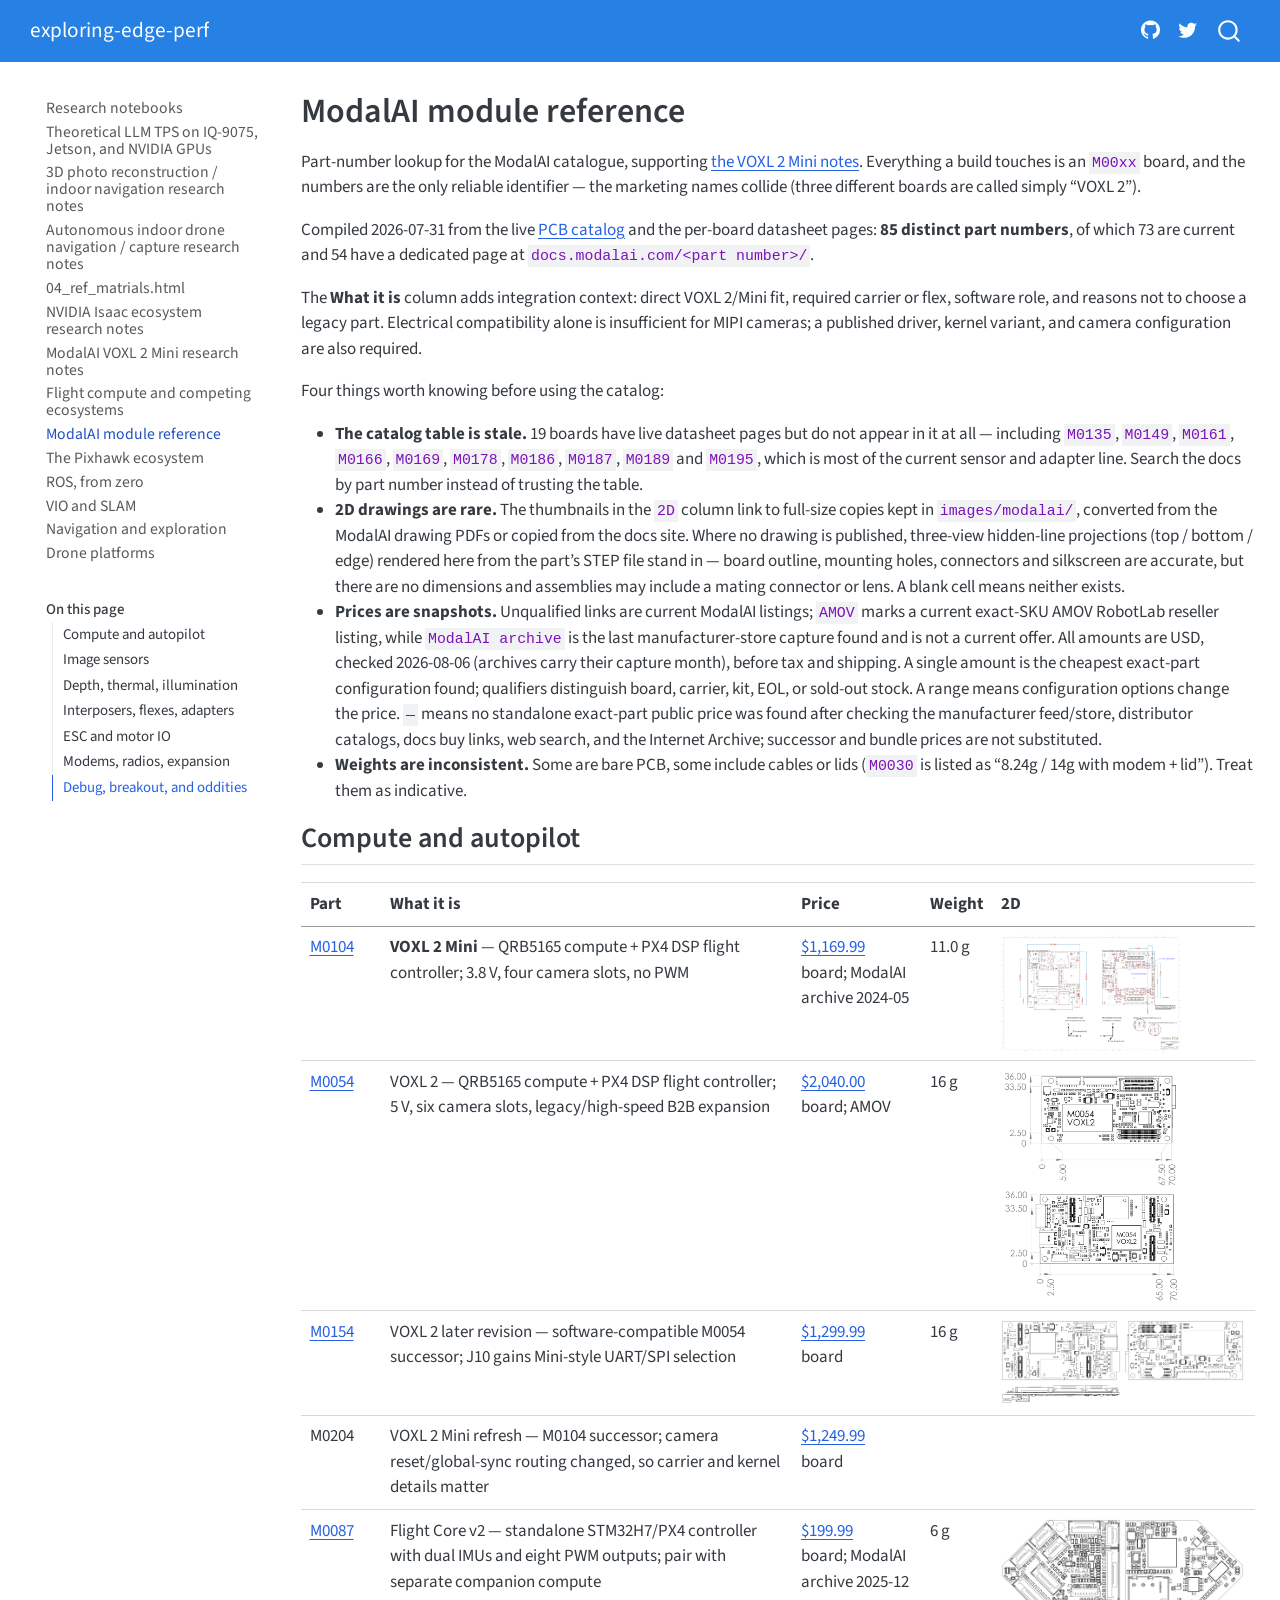
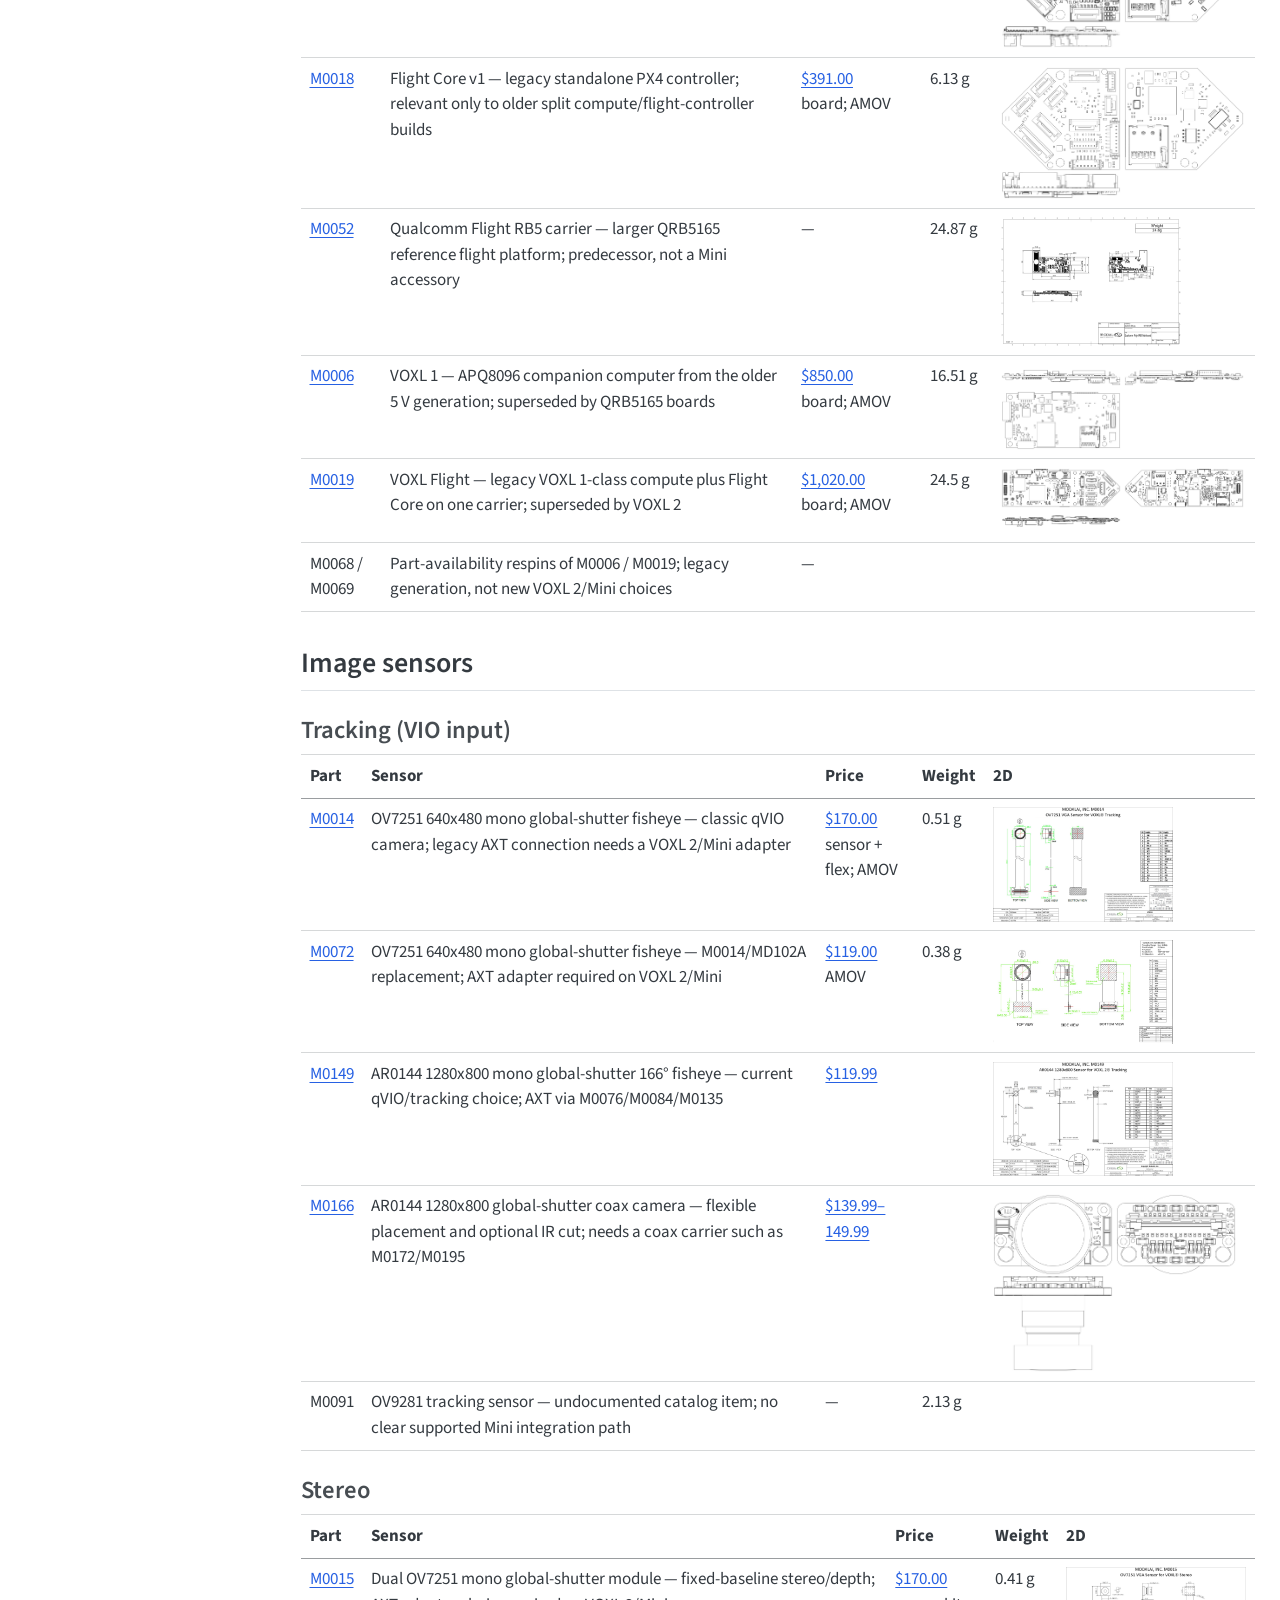
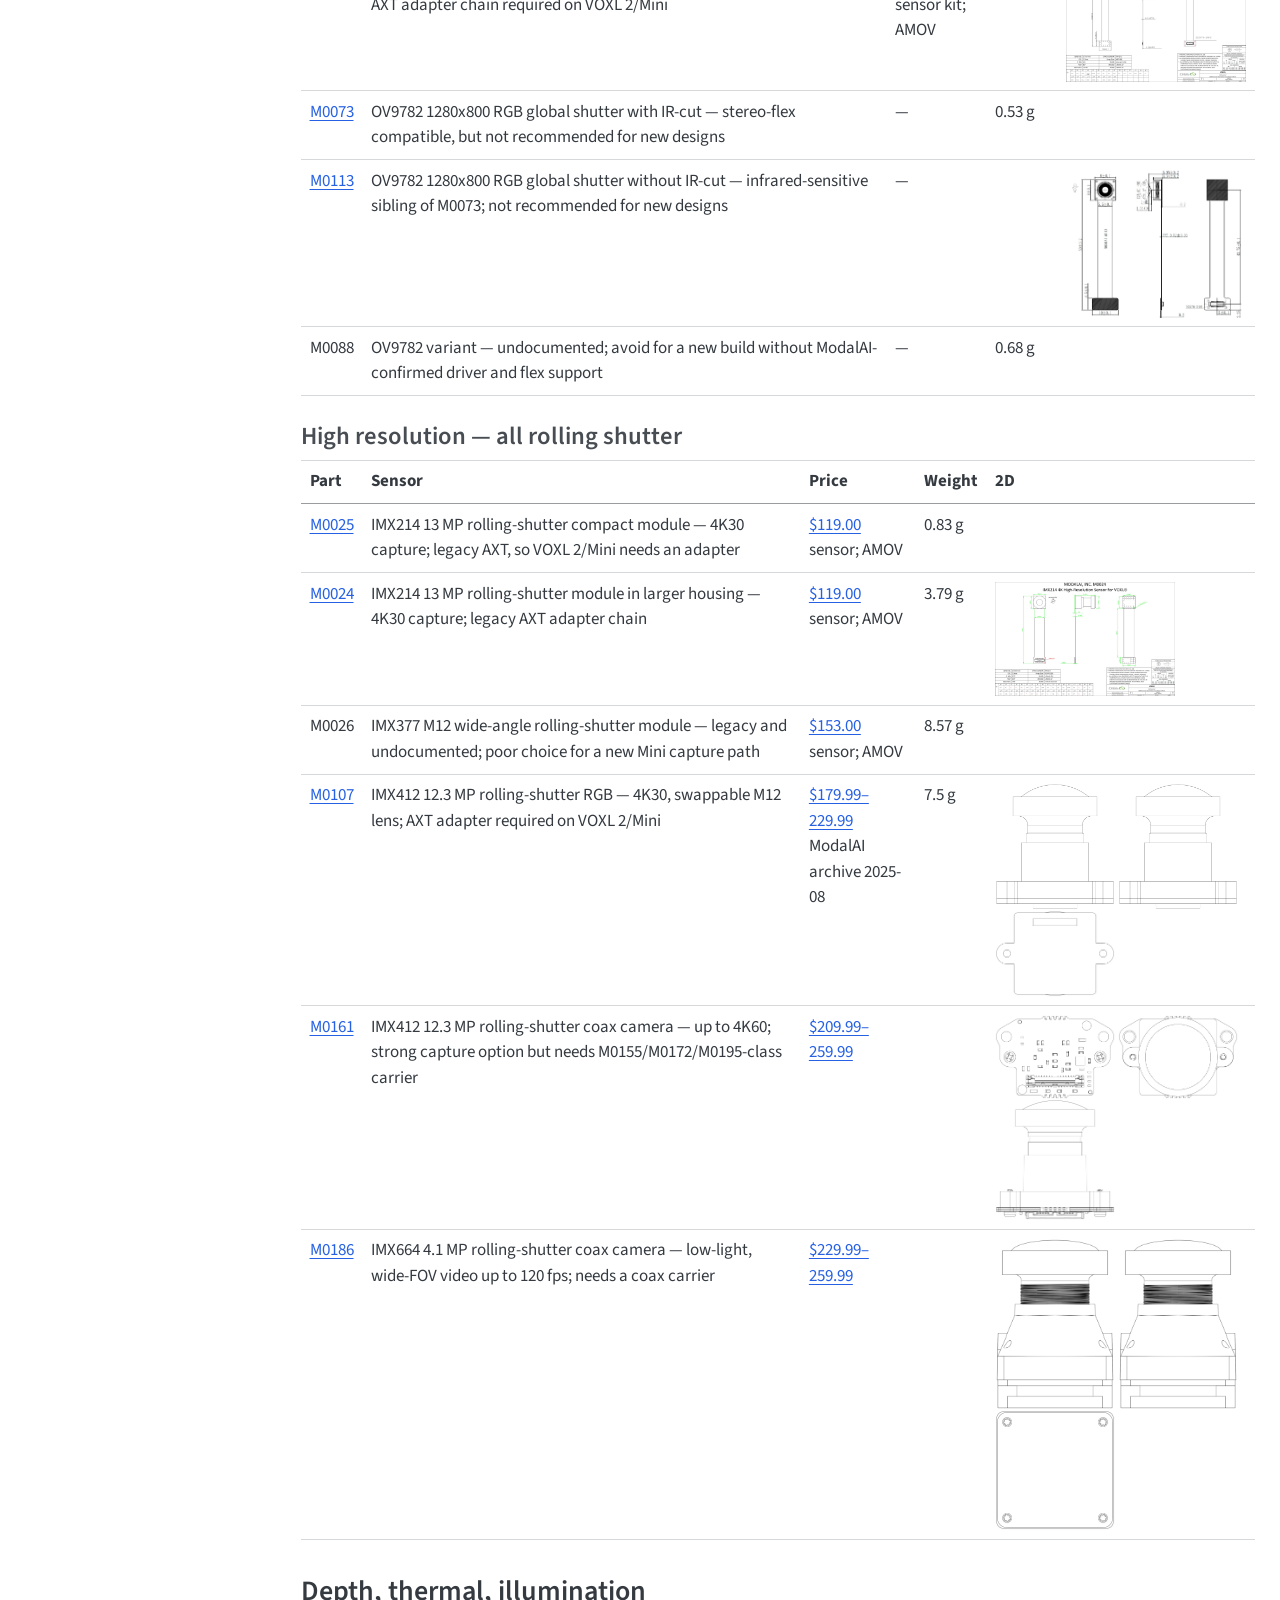
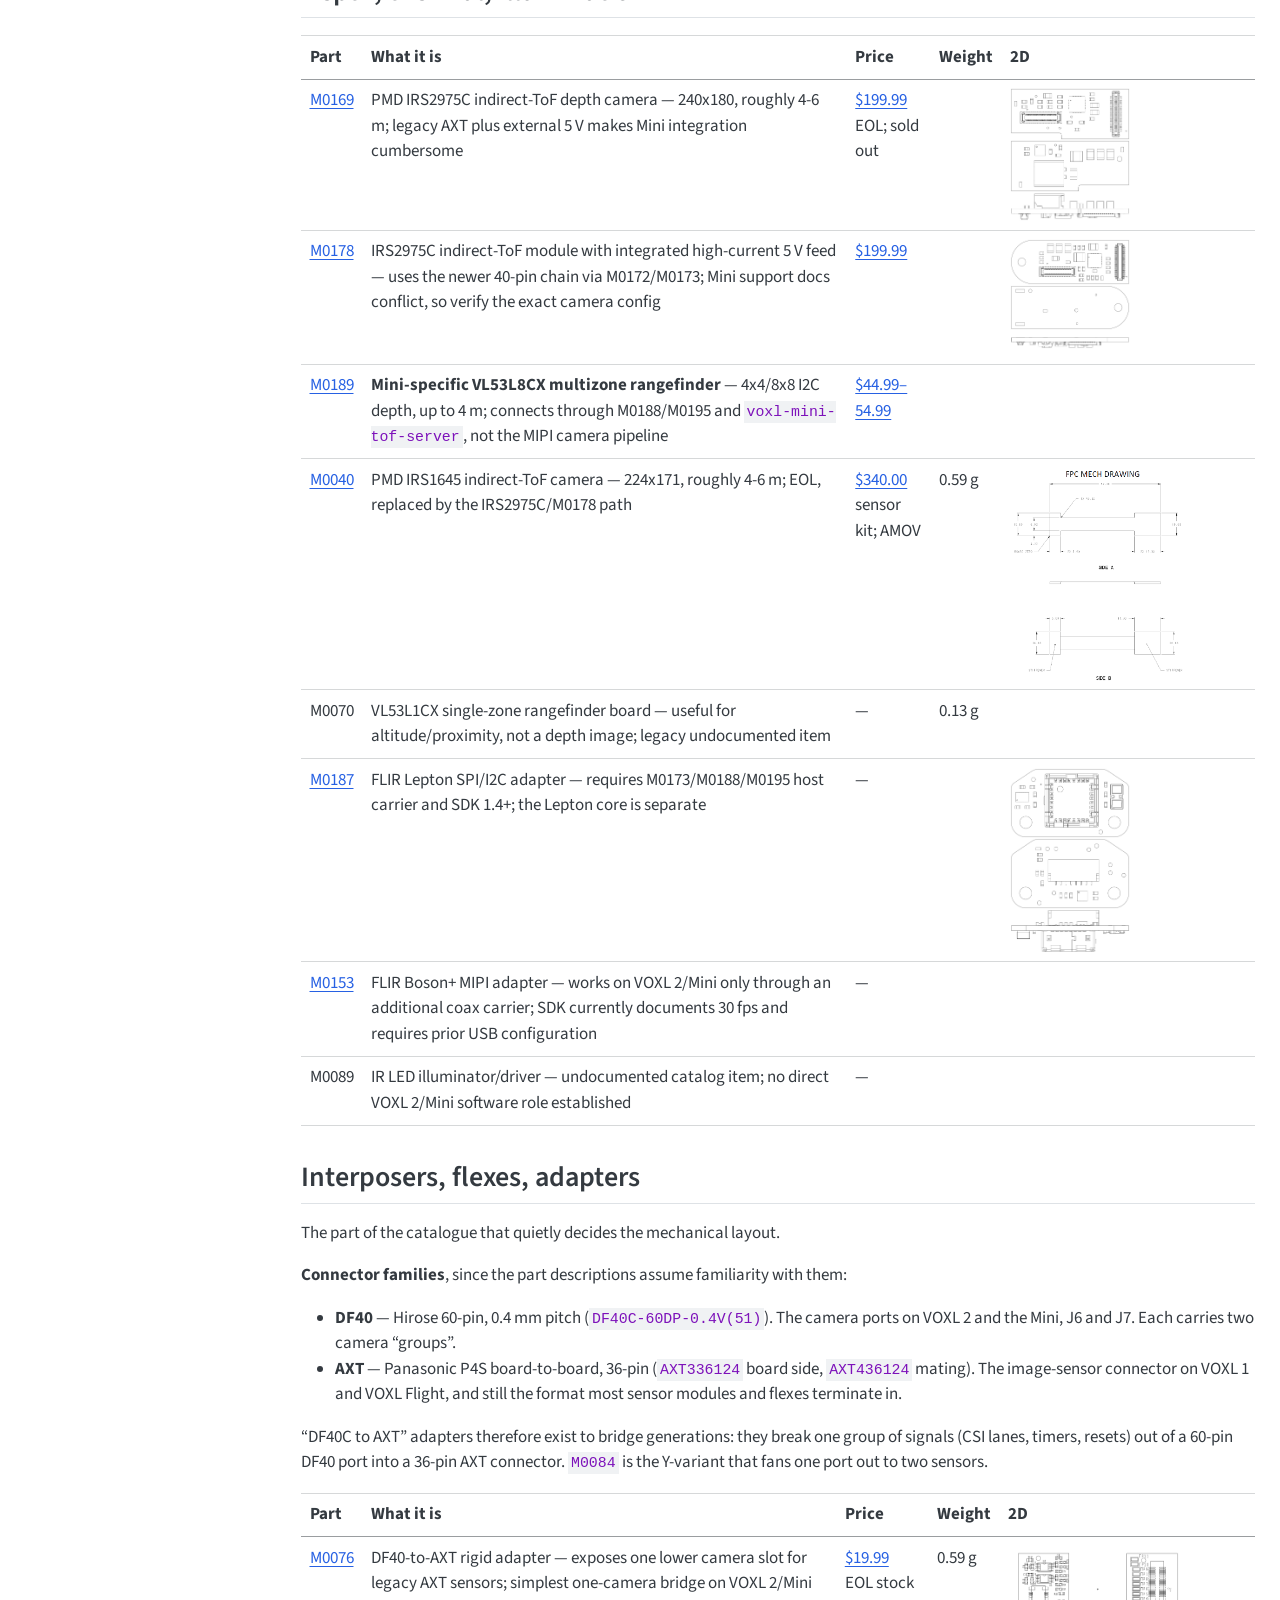
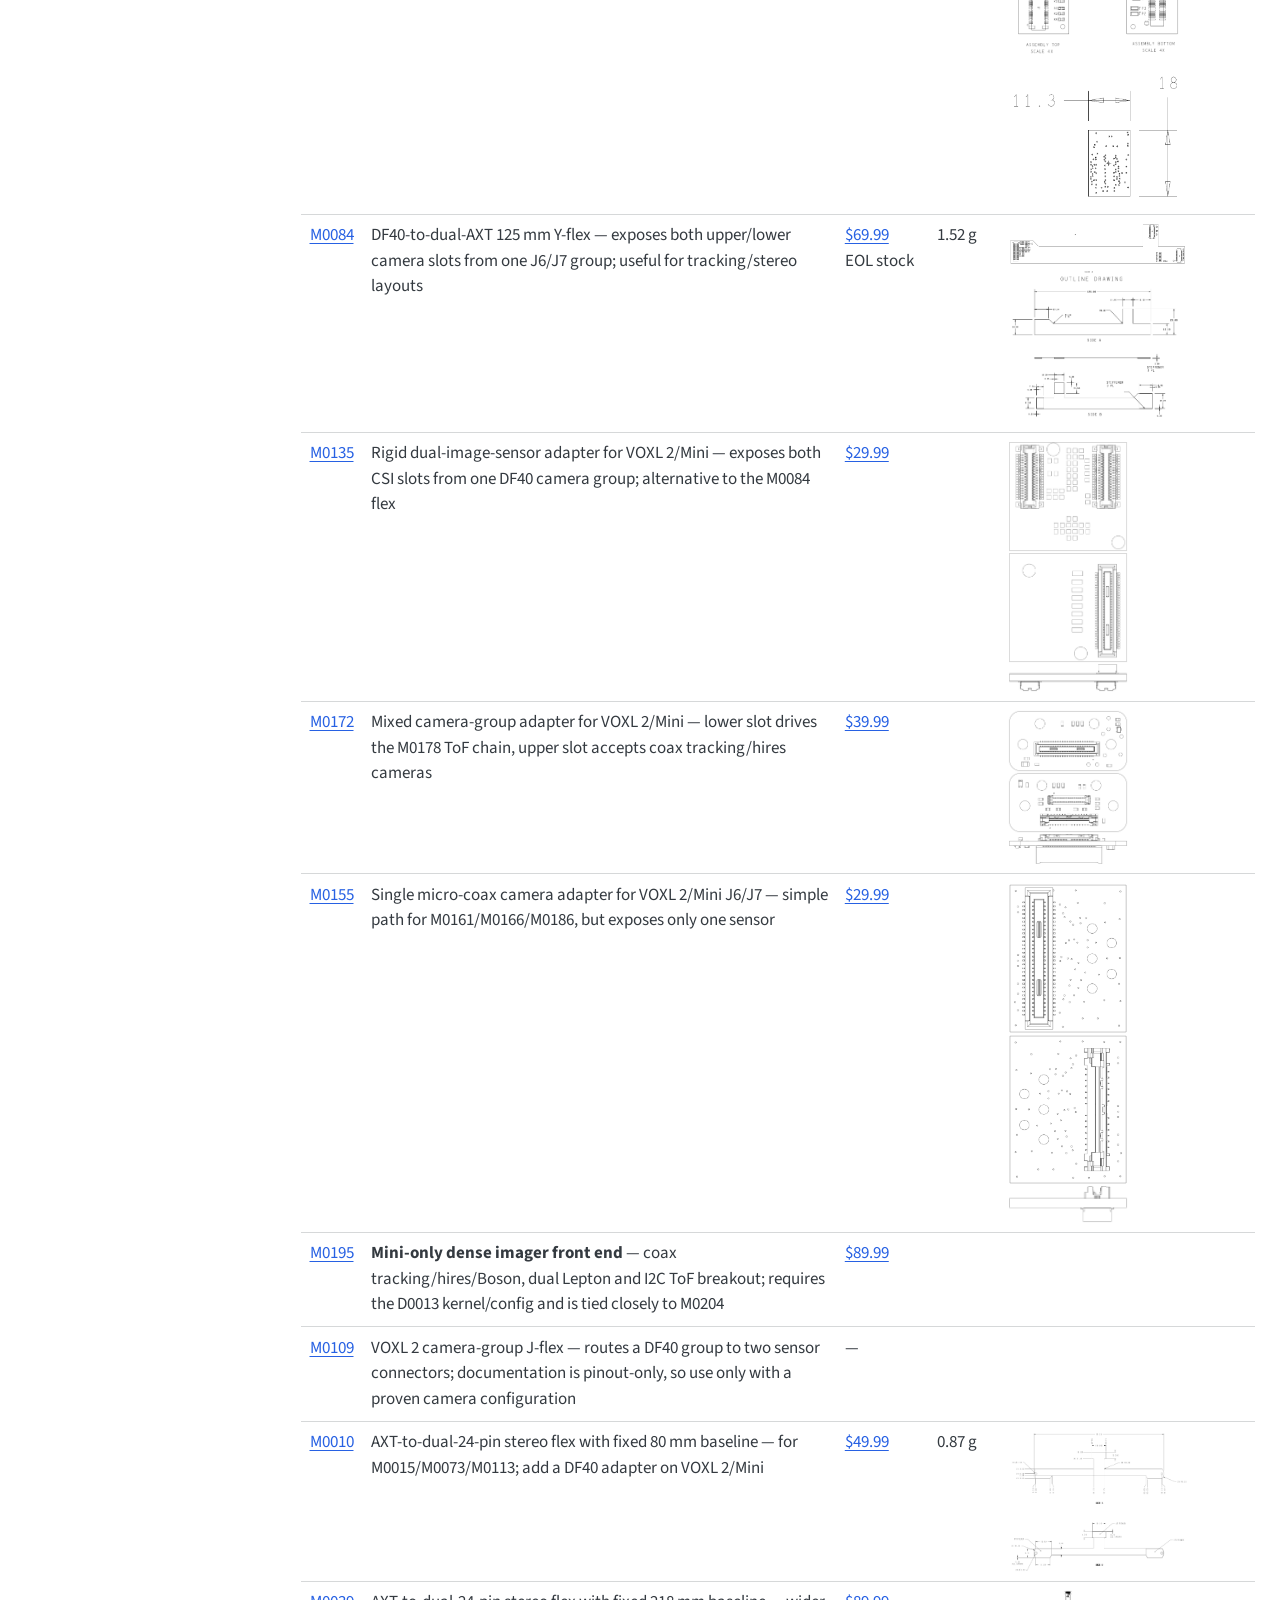
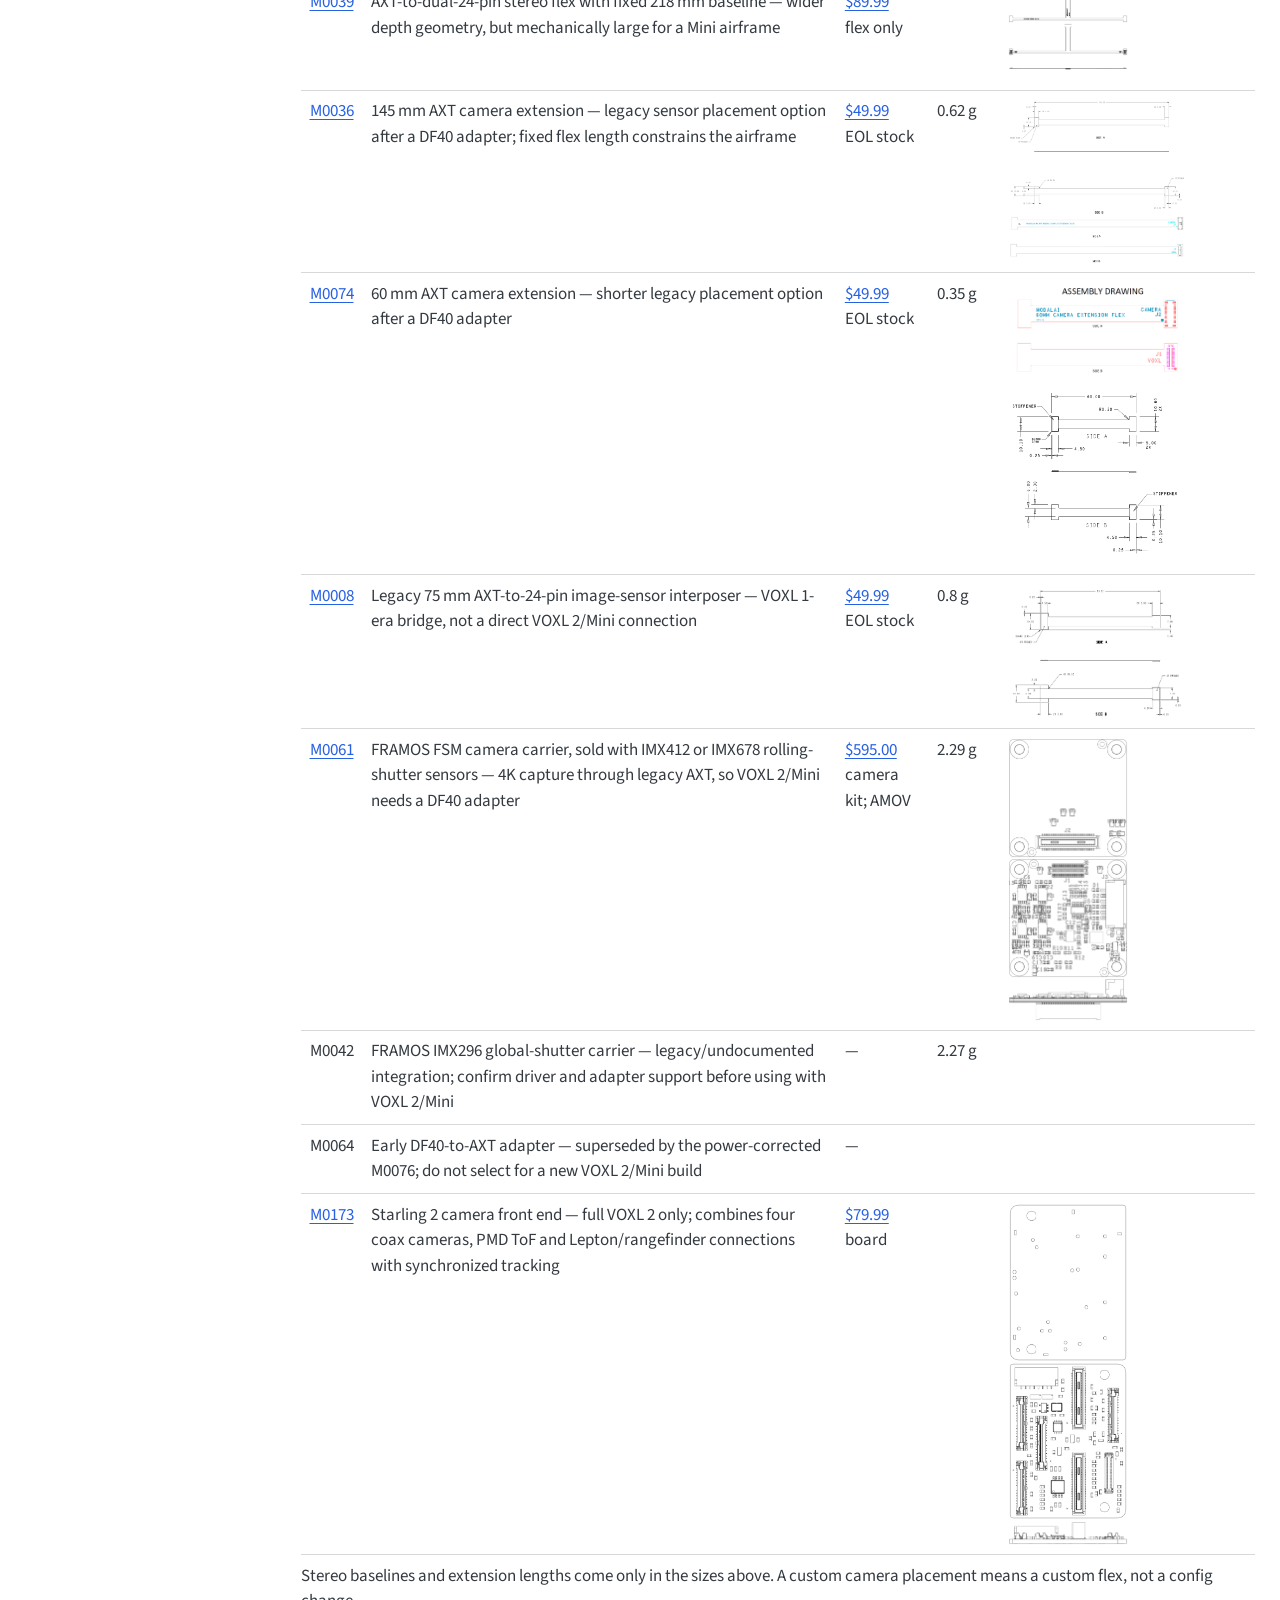
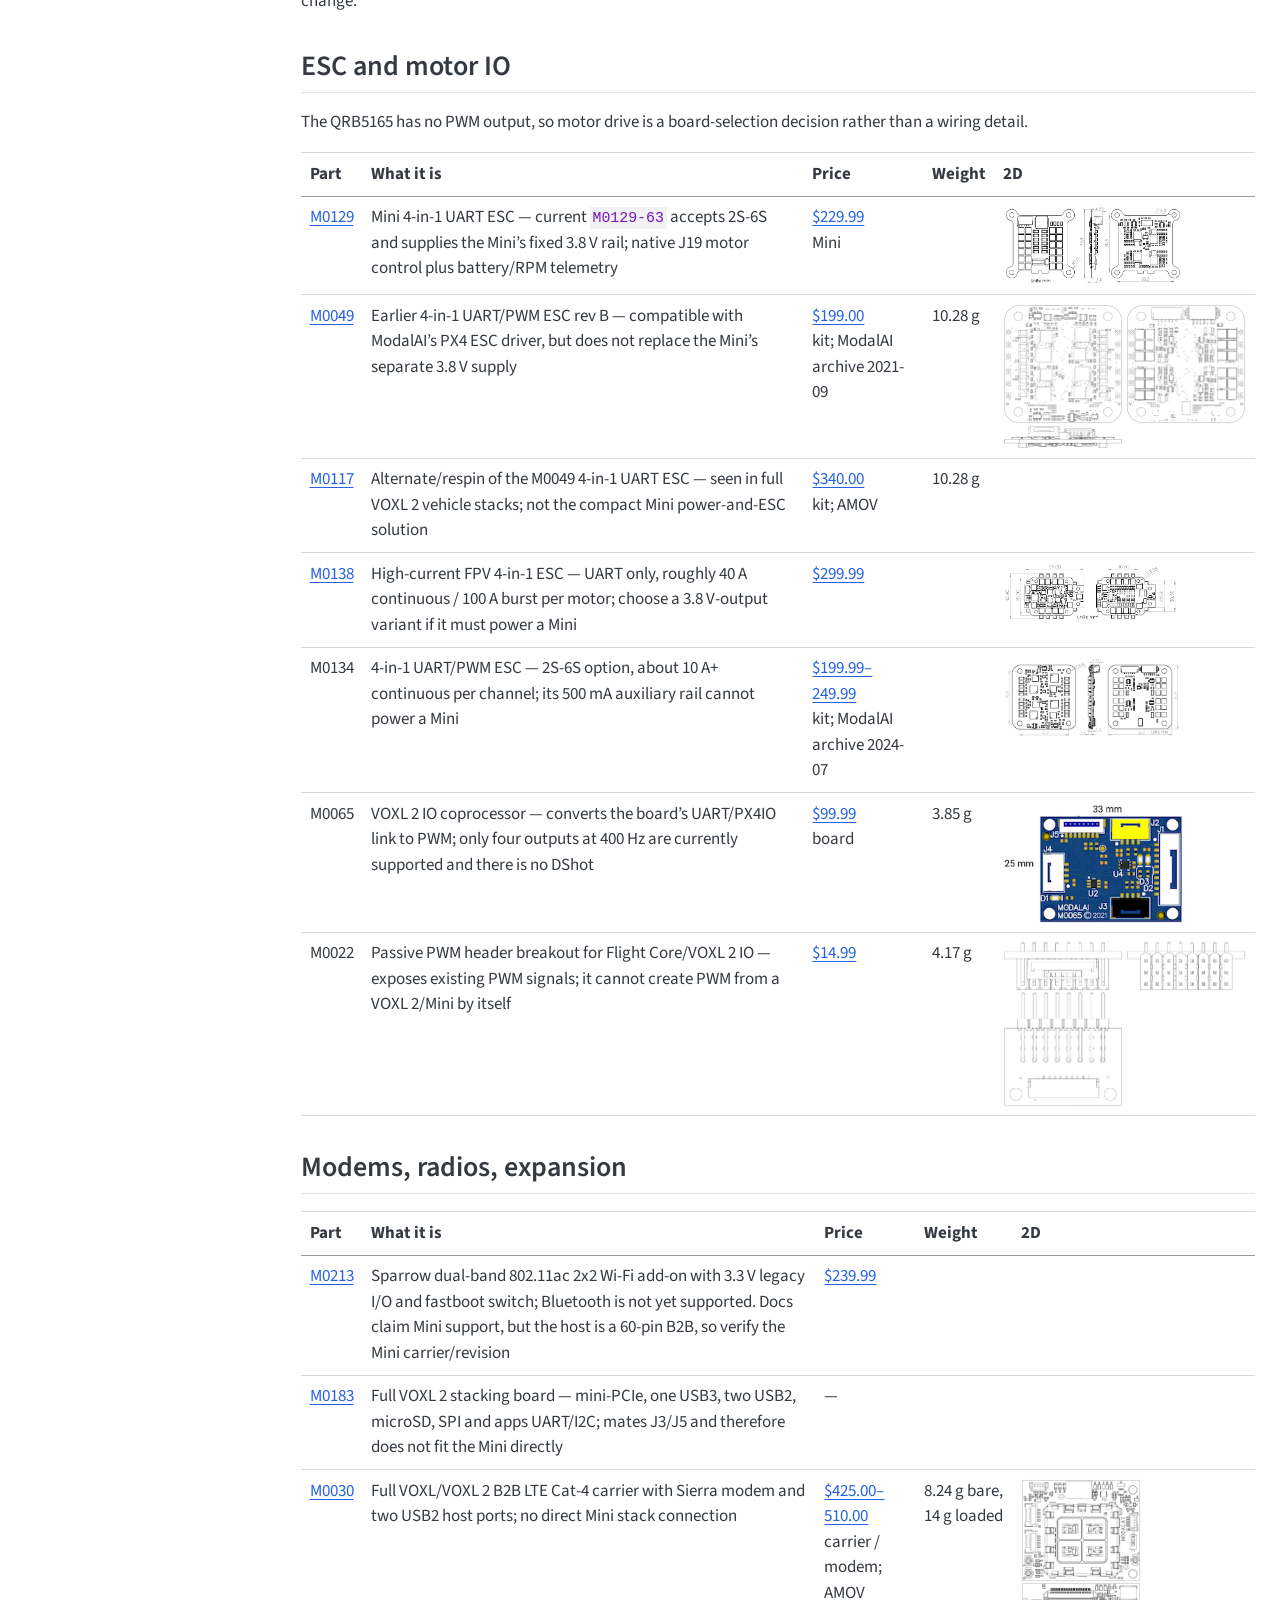
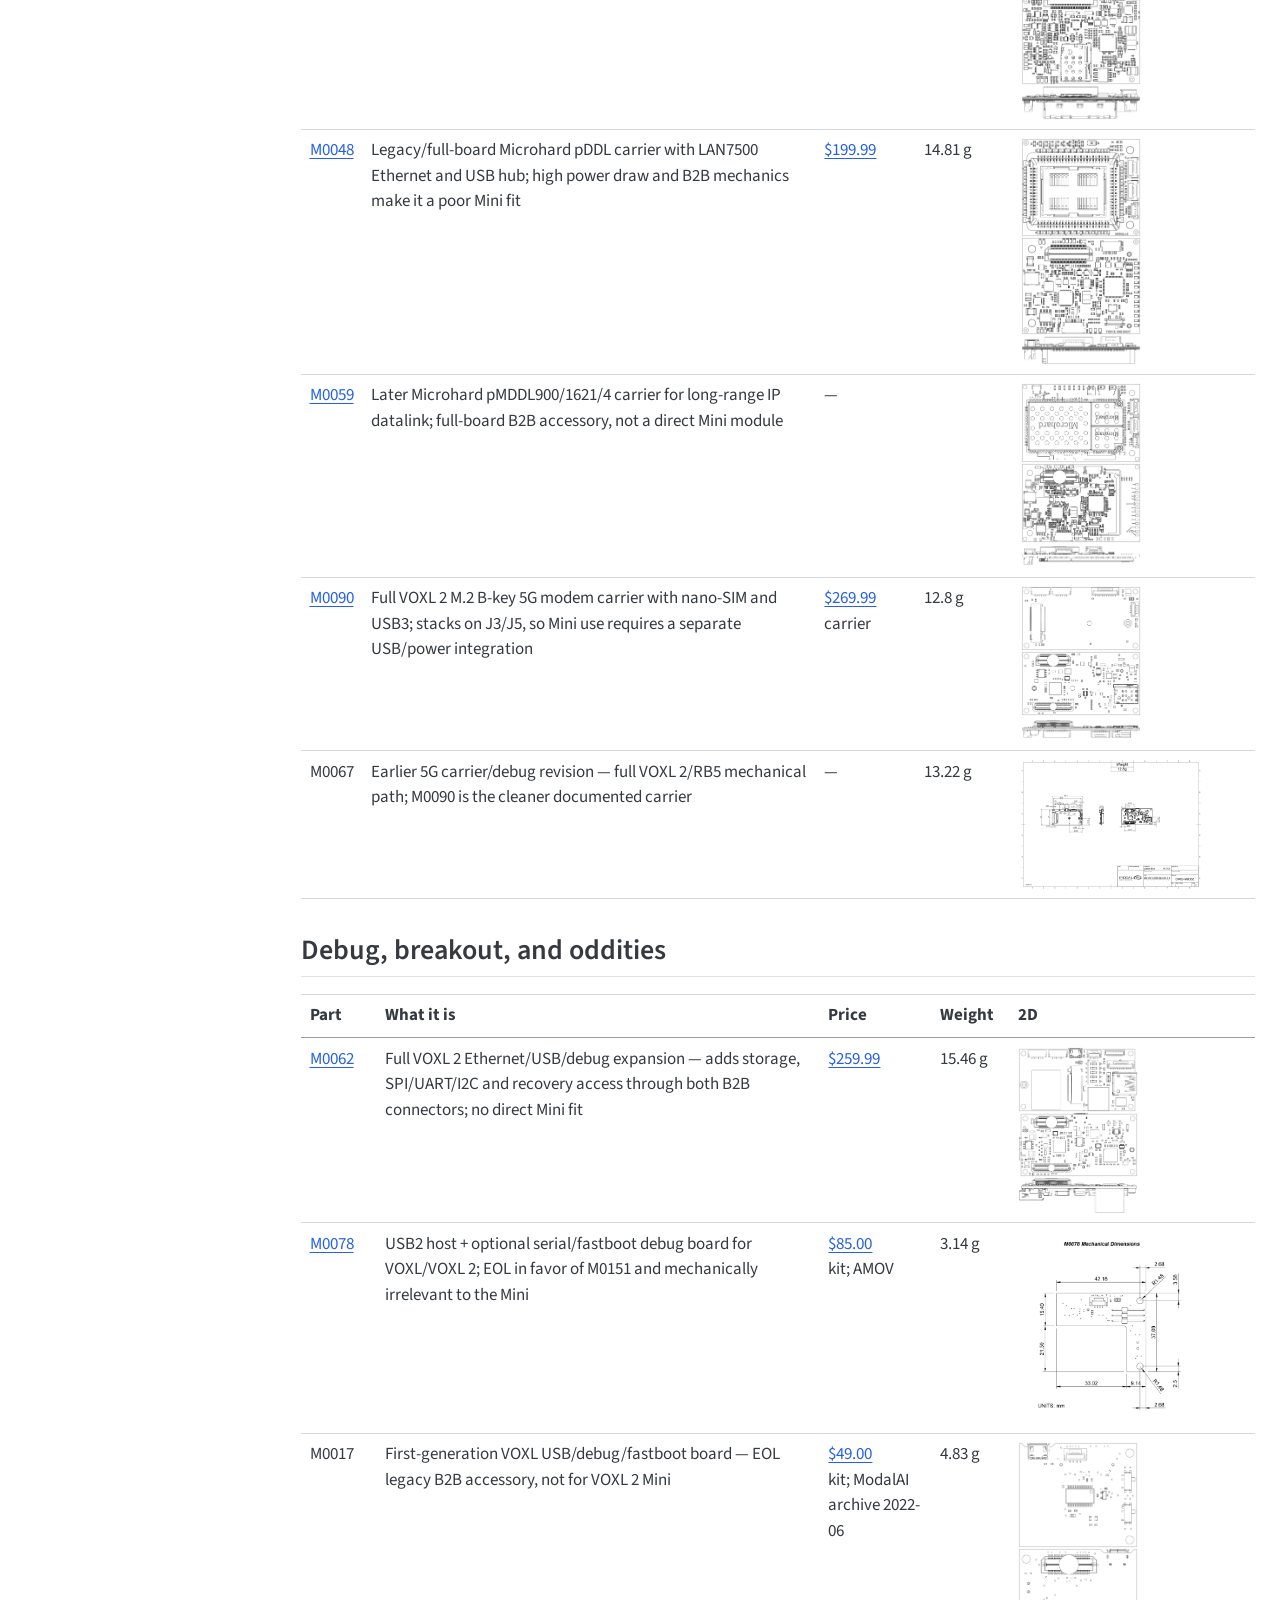
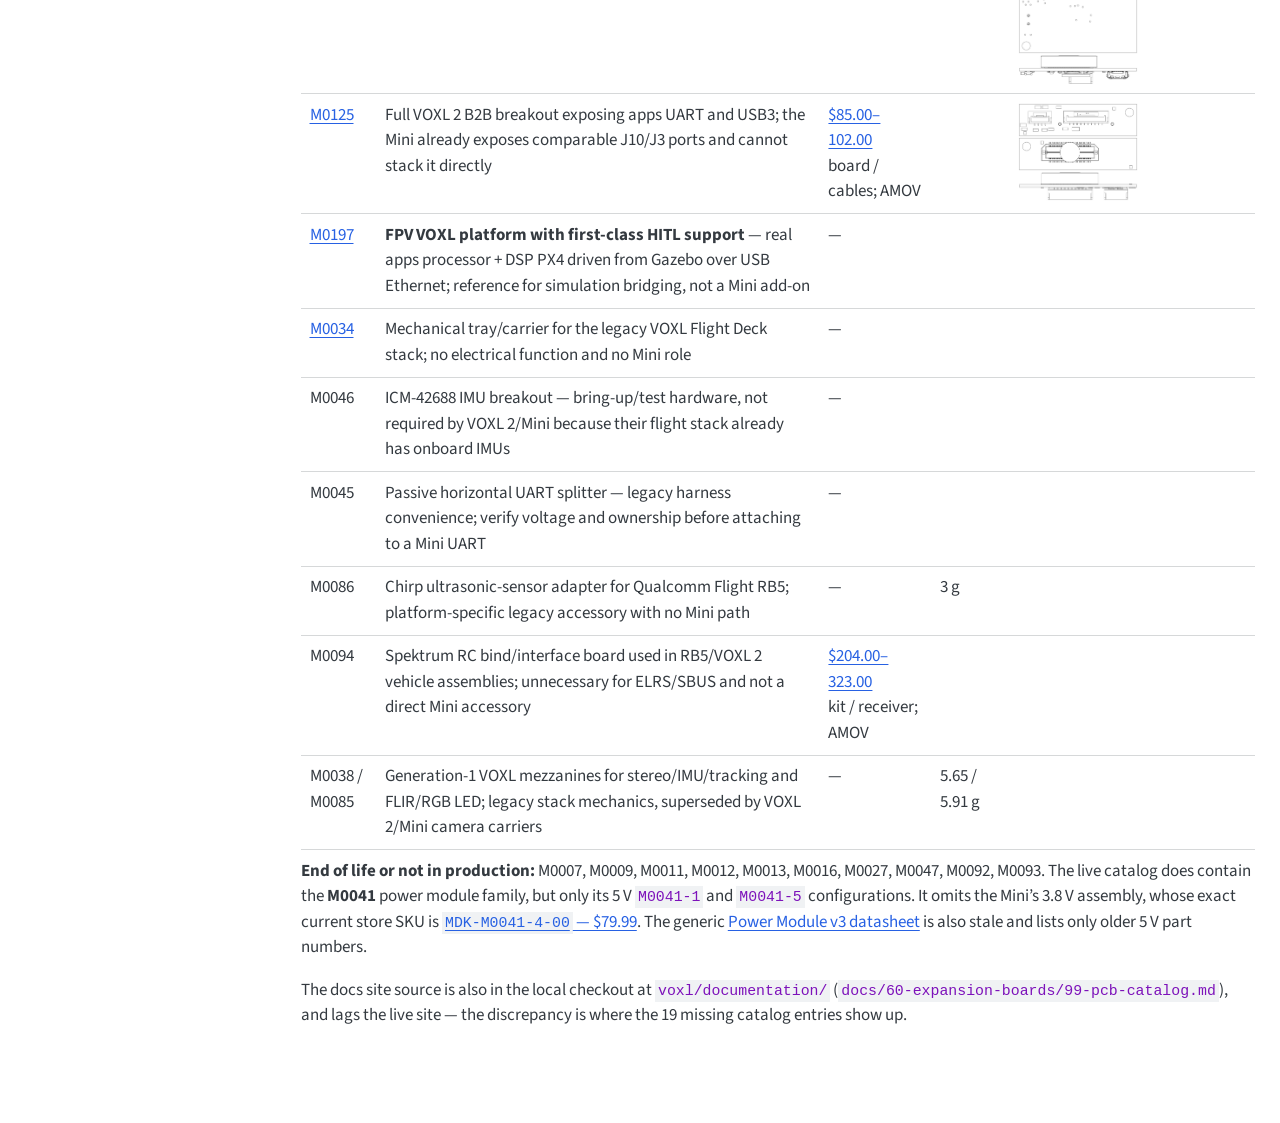
<file: modalai_modules.html>
<!DOCTYPE html>
<html xmlns="http://www.w3.org/1999/xhtml" lang="en" xml:lang="en"><head>

<meta charset="utf-8">
<meta name="generator" content="quarto-1.10.18">

<meta name="viewport" content="width=device-width, initial-scale=1.0, user-scalable=yes">


<title>ModalAI module reference – exploring-edge-perf</title>
<style>
/* Default styles provided by pandoc.
** See https://pandoc.org/MANUAL.html#variables-for-html for config info.
*/
span.smallcaps{font-variant: small-caps;}
div.columns{display: flex; gap: 1.5em;}
div.column{flex: auto;}
@media screen {
div.columns{gap: min(4vw, 1.5em);}
div.column{overflow-x: auto;}
}
div.hanging-indent{margin-left: 1.5em; text-indent: -1.5em;}
ul.task-list{list-style: none;}
ul.task-list li input[type="checkbox"] {
  width: 0.8em;
  margin: 0 0.8em 0.2em -1em; /* quarto-specific, see https://github.com/quarto-dev/quarto-cli/issues/4556 */ 
  vertical-align: middle;
}
</style>


<script src="site_libs/quarto-nav/quarto-nav.js"></script>
<script src="site_libs/quarto-nav/headroom.min.js"></script>
<script src="site_libs/clipboard/clipboard.min.js"></script>
<script src="site_libs/quarto-search/autocomplete.umd.js"></script>
<script src="site_libs/quarto-search/fuse.min.js"></script>
<script src="site_libs/quarto-search/quarto-search.js"></script>
<meta name="quarto:offset" content="./">
<script src="site_libs/quarto-html/quarto.js" type="module"></script>
<script src="site_libs/quarto-html/tabsets/tabsets.js" type="module"></script>
<script src="site_libs/quarto-html/popper.min.js"></script>
<script src="site_libs/quarto-html/tippy.umd.min.js"></script>
<script src="site_libs/quarto-html/anchor.min.js"></script>
<link href="site_libs/quarto-html/tippy.css" rel="stylesheet">
<link href="site_libs/quarto-html/quarto-syntax-highlighting-64a204ab8560d761af7679ceaba22944.css" rel="stylesheet" id="quarto-text-highlighting-styles">
<script src="site_libs/bootstrap/bootstrap.min.js"></script>
<link href="site_libs/bootstrap/bootstrap-icons.css" rel="stylesheet">
<link href="site_libs/bootstrap/bootstrap-d63a2c9c8df14b07662b36303925c8cc.min.css" rel="stylesheet" append-hash="true" id="quarto-bootstrap" data-mode="light">
<script id="quarto-search-options" type="application/json">{
  "location": "navbar",
  "copy-button": false,
  "collapse-after": 3,
  "panel-placement": "end",
  "type": "overlay",
  "limit": 50,
  "keyboard-shortcut": [
    "f",
    "/",
    "s"
  ],
  "show-item-context": false,
  "language": {
    "search-no-results-text": "No results",
    "search-matching-documents-text": "matching documents",
    "search-copy-link-title": "Copy link to search",
    "search-hide-matches-text": "Hide additional matches",
    "search-more-match-text": "more match in this document",
    "search-more-matches-text": "more matches in this document",
    "search-clear-button-title": "Clear",
    "search-text-placeholder": "",
    "search-detached-cancel-button-title": "Cancel",
    "search-submit-button-title": "Submit",
    "search-label": "Search"
  }
}</script>


<link rel="stylesheet" href="styles.css">
<meta property="og:title" content="ModalAI module reference – exploring-edge-perf">
<meta property="og:description" content="Memory-bandwidth-bound LLM decode TPS estimates and llama.cpp benchmarks">
<meta property="og:image" content="https://xl0.github.io/exploring-edge-perf/images/modalai/M0104-2d.png">
<meta property="og:site_name" content="exploring-edge-perf">
<meta property="og:image:alt" content="M0104 2D drawing">
<meta property="og:image:height" content="1423">
<meta property="og:image:width" content="2200">
<meta name="twitter:title" content="ModalAI module reference – exploring-edge-perf">
<meta name="twitter:description" content="Memory-bandwidth-bound LLM decode TPS estimates and llama.cpp benchmarks">
<meta name="twitter:image" content="https://xl0.github.io/exploring-edge-perf/images/modalai/M0104-2d.png">
<meta name="twitter:creator" content="@xl0xl0xl0">
<meta name="twitter:image:alt" content="M0104 2D drawing">
<meta name="twitter:image-height" content="1423">
<meta name="twitter:image-width" content="2200">
<meta name="twitter:card" content="summary_large_image">
</head>

<body class="nav-sidebar floating nav-fixed quarto-light">

<div id="quarto-search-results"></div>
  <header id="quarto-header" class="headroom fixed-top">
    <nav class="navbar navbar-expand-lg " data-bs-theme="dark">
      <div class="navbar-container container-fluid">
      <div class="navbar-brand-container mx-auto">
    <a class="navbar-brand" href="./index.html">
    <span class="navbar-title">exploring-edge-perf</span>
    </a>
  </div>
            <div id="quarto-search" class="" title="Search"></div>
          <button class="navbar-toggler" type="button" data-bs-toggle="collapse" data-bs-target="#navbarCollapse" aria-controls="navbarCollapse" role="menu" aria-expanded="false" aria-label="Toggle navigation" onclick="if (window.quartoToggleHeadroom) { window.quartoToggleHeadroom(); }">
  <span class="navbar-toggler-icon"></span>
</button>
          <div class="collapse navbar-collapse" id="navbarCollapse">
            <ul class="navbar-nav navbar-nav-scroll ms-auto">
  <li class="nav-item compact">
    <a class="nav-link" href="http://github.com/xl0/edge-notes"> <i class="bi bi-github" role="img">
</i> 
<span class="menu-text"></span></a>
  </li>  
  <li class="nav-item compact">
    <a class="nav-link" href="https://twitter.com/xl0xl0xl0"> <i class="bi bi-twitter" role="img">
</i> 
<span class="menu-text"></span></a>
  </li>  
</ul>
          </div> <!-- /navcollapse -->
            <div class="quarto-navbar-tools">
</div>
      </div> <!-- /container-fluid -->
    </nav>
  <nav class="quarto-secondary-nav">
    <div class="container-fluid d-flex">
      <button type="button" class="quarto-btn-toggle btn" data-bs-toggle="collapse" role="button" data-bs-target=".quarto-sidebar-collapse-item" aria-controls="quarto-sidebar" aria-expanded="false" aria-label="Toggle sidebar navigation" onclick="if (window.quartoToggleHeadroom) { window.quartoToggleHeadroom(); }">
        <i class="bi bi-layout-text-sidebar-reverse"></i>
      </button>
        <nav class="quarto-page-breadcrumbs" aria-label="breadcrumb"><ol class="breadcrumb"><li class="breadcrumb-item"><a href="./modalai_modules.html">ModalAI module reference</a></li></ol></nav>
        <a class="flex-grow-1" role="navigation" data-bs-toggle="collapse" data-bs-target=".quarto-sidebar-collapse-item" aria-controls="quarto-sidebar" aria-expanded="false" aria-label="Toggle sidebar navigation" onclick="if (window.quartoToggleHeadroom) { window.quartoToggleHeadroom(); }">      
        </a>
    </div>
  </nav>
</header>
<!-- content -->
<div id="quarto-content" class="quarto-container page-columns page-rows-contents page-layout-full page-navbar">
<!-- sidebar -->
  <nav id="quarto-sidebar" class="sidebar collapse collapse-horizontal quarto-sidebar-collapse-item sidebar-navigation floating overflow-auto">
    <div class="sidebar-menu-container"> 
    <ul class="list-unstyled mt-1">
        <li class="sidebar-item">
  <div class="sidebar-item-container"> 
  <a href="./index.html" class="sidebar-item-text sidebar-link">
 <span class="menu-text">Research notebooks</span></a>
  </div>
</li>
        <li class="sidebar-item">
  <div class="sidebar-item-container"> 
  <a href="./edge_llm_tps.html" class="sidebar-item-text sidebar-link">
 <span class="menu-text">Theoretical LLM TPS on IQ-9075, Jetson, and NVIDIA GPUs</span></a>
  </div>
</li>
        <li class="sidebar-item">
  <div class="sidebar-item-container"> 
  <a href="./3d_photo_reconstruction.html" class="sidebar-item-text sidebar-link">
 <span class="menu-text">3D photo reconstruction / indoor navigation research notes</span></a>
  </div>
</li>
        <li class="sidebar-item">
  <div class="sidebar-item-container"> 
  <a href="./autonomous_drone_navigation.html" class="sidebar-item-text sidebar-link">
 <span class="menu-text">Autonomous indoor drone navigation / capture research notes</span></a>
  </div>
</li>
        <li class="sidebar-item">
  <div class="sidebar-item-container"> 
  <a href="./04_ref_matrials.html" class="sidebar-item-text sidebar-link">
 <span class="menu-text">04_ref_matrials.html</span></a>
  </div>
</li>
        <li class="sidebar-item">
  <div class="sidebar-item-container"> 
  <a href="./nvidia_isaac_ecosystem.html" class="sidebar-item-text sidebar-link">
 <span class="menu-text">NVIDIA Isaac ecosystem research notes</span></a>
  </div>
</li>
        <li class="sidebar-item">
  <div class="sidebar-item-container"> 
  <a href="./voxl2_mini.html" class="sidebar-item-text sidebar-link">
 <span class="menu-text">ModalAI VOXL 2 Mini research notes</span></a>
  </div>
</li>
        <li class="sidebar-item">
  <div class="sidebar-item-container"> 
  <a href="./flight_compute_landscape.html" class="sidebar-item-text sidebar-link">
 <span class="menu-text">Flight compute and competing ecosystems</span></a>
  </div>
</li>
        <li class="sidebar-item">
  <div class="sidebar-item-container"> 
  <a href="./modalai_modules.html" class="sidebar-item-text sidebar-link active">
 <span class="menu-text">ModalAI module reference</span></a>
  </div>
</li>
        <li class="sidebar-item">
  <div class="sidebar-item-container"> 
  <a href="./pixhawk_ecosystem.html" class="sidebar-item-text sidebar-link">
 <span class="menu-text">The Pixhawk ecosystem</span></a>
  </div>
</li>
        <li class="sidebar-item">
  <div class="sidebar-item-container"> 
  <a href="./ros.html" class="sidebar-item-text sidebar-link">
 <span class="menu-text">ROS, from zero</span></a>
  </div>
</li>
        <li class="sidebar-item">
  <div class="sidebar-item-container"> 
  <a href="./vio_slam.html" class="sidebar-item-text sidebar-link">
 <span class="menu-text">VIO and SLAM</span></a>
  </div>
</li>
        <li class="sidebar-item">
  <div class="sidebar-item-container"> 
  <a href="./navigation_exploration.html" class="sidebar-item-text sidebar-link">
 <span class="menu-text">Navigation and exploration</span></a>
  </div>
</li>
        <li class="sidebar-item">
  <div class="sidebar-item-container"> 
  <a href="./platforms.html" class="sidebar-item-text sidebar-link">
 <span class="menu-text">Drone platforms</span></a>
  </div>
</li>
    </ul>
    </div>
    <nav id="TOC" role="doc-toc" class="toc-active">
    <h2 id="toc-title">On this page</h2>
   
  <ul>
  <li><a href="#compute-and-autopilot" id="toc-compute-and-autopilot" class="nav-link active" data-scroll-target="#compute-and-autopilot">Compute and autopilot</a></li>
  <li><a href="#image-sensors" id="toc-image-sensors" class="nav-link" data-scroll-target="#image-sensors">Image sensors</a>
  <ul class="collapse">
  <li><a href="#tracking-vio-input" id="toc-tracking-vio-input" class="nav-link" data-scroll-target="#tracking-vio-input">Tracking (VIO input)</a></li>
  <li><a href="#stereo" id="toc-stereo" class="nav-link" data-scroll-target="#stereo">Stereo</a></li>
  <li><a href="#high-resolution-all-rolling-shutter" id="toc-high-resolution-all-rolling-shutter" class="nav-link" data-scroll-target="#high-resolution-all-rolling-shutter">High resolution — all rolling shutter</a></li>
  </ul></li>
  <li><a href="#depth-thermal-illumination" id="toc-depth-thermal-illumination" class="nav-link" data-scroll-target="#depth-thermal-illumination">Depth, thermal, illumination</a></li>
  <li><a href="#interposers-flexes-adapters" id="toc-interposers-flexes-adapters" class="nav-link" data-scroll-target="#interposers-flexes-adapters">Interposers, flexes, adapters</a></li>
  <li><a href="#esc-and-motor-io" id="toc-esc-and-motor-io" class="nav-link" data-scroll-target="#esc-and-motor-io">ESC and motor IO</a></li>
  <li><a href="#modems-radios-expansion" id="toc-modems-radios-expansion" class="nav-link" data-scroll-target="#modems-radios-expansion">Modems, radios, expansion</a></li>
  <li><a href="#debug-breakout-and-oddities" id="toc-debug-breakout-and-oddities" class="nav-link" data-scroll-target="#debug-breakout-and-oddities">Debug, breakout, and oddities</a></li>
  </ul>
</nav>
</nav>
<div id="quarto-sidebar-glass" class="quarto-sidebar-collapse-item" data-bs-toggle="collapse" data-bs-target=".quarto-sidebar-collapse-item"></div>
<!-- margin-sidebar -->
    <div id="quarto-margin-sidebar" class="sidebar margin-sidebar zindex-bottom">
    </div>
<!-- main -->
<main class="content column-page-right" id="quarto-document-content">

<header id="title-block-header" class="quarto-title-block default">
<div class="quarto-title">
<h1 class="title">ModalAI module reference</h1>
</div>



<div class="quarto-title-meta column-page-right">

    
  
    
  </div>
  


</header>


<!-- WARNING: THIS FILE WAS AUTOGENERATED! DO NOT EDIT! -->
<p>Part-number lookup for the ModalAI catalogue, supporting <a href="./voxl2_mini.html">the VOXL 2 Mini notes</a>. Everything a build touches is an <code>M00xx</code> board, and the numbers are the only reliable identifier — the marketing names collide (three different boards are called simply “VOXL 2”).</p>
<p>Compiled 2026-07-31 from the live <a href="https://docs.modalai.com/pcb-catalog/">PCB catalog</a> and the per-board datasheet pages: <strong>85 distinct part numbers</strong>, of which 73 are current and 54 have a dedicated page at <code>docs.modalai.com/&lt;part number&gt;/</code>.</p>
<p>The <strong>What it is</strong> column adds integration context: direct VOXL 2/Mini fit, required carrier or flex, software role, and reasons not to choose a legacy part. Electrical compatibility alone is insufficient for MIPI cameras; a published driver, kernel variant, and camera configuration are also required.</p>
<p>Four things worth knowing before using the catalog:</p>
<ul>
<li><strong>The catalog table is stale.</strong> 19 boards have live datasheet pages but do not appear in it at all — including <code>M0135</code>, <code>M0149</code>, <code>M0161</code>, <code>M0166</code>, <code>M0169</code>, <code>M0178</code>, <code>M0186</code>, <code>M0187</code>, <code>M0189</code> and <code>M0195</code>, which is most of the current sensor and adapter line. Search the docs by part number instead of trusting the table.</li>
<li><strong>2D drawings are rare.</strong> The thumbnails in the <code>2D</code> column link to full-size copies kept in <code>images/modalai/</code>, converted from the ModalAI drawing PDFs or copied from the docs site. Where no drawing is published, three-view hidden-line projections (top / bottom / edge) rendered here from the part’s STEP file stand in — board outline, mounting holes, connectors and silkscreen are accurate, but there are no dimensions and assemblies may include a mating connector or lens. A blank cell means neither exists.</li>
<li><strong>Prices are snapshots.</strong> Unqualified links are current ModalAI listings; <code>AMOV</code> marks a current exact-SKU AMOV RobotLab reseller listing, while <code>ModalAI archive</code> is the last manufacturer-store capture found and is not a current offer. All amounts are USD, checked 2026-08-06 (archives carry their capture month), before tax and shipping. A single amount is the cheapest exact-part configuration found; qualifiers distinguish board, carrier, kit, EOL, or sold-out stock. A range means configuration options change the price. <code>—</code> means no standalone exact-part public price was found after checking the manufacturer feed/store, distributor catalogs, docs buy links, web search, and the Internet Archive; successor and bundle prices are not substituted.</li>
<li><strong>Weights are inconsistent.</strong> Some are bare PCB, some include cables or lids (<code>M0030</code> is listed as “8.24g / 14g with modem + lid”). Treat them as indicative.</li>
</ul>
<section id="compute-and-autopilot" class="level2">
<h2 class="anchored" data-anchor-id="compute-and-autopilot">Compute and autopilot</h2>
<table class="caption-top table">
<thead>
<tr class="header">
<th>Part</th>
<th>What it is</th>
<th>Price</th>
<th>Weight</th>
<th>2D</th>
</tr>
</thead>
<tbody>
<tr class="odd">
<td><a href="https://docs.modalai.com/voxl2-mini-datasheets/">M0104</a></td>
<td><strong>VOXL 2 Mini</strong> — QRB5165 compute + PX4 DSP flight controller; 3.8 V, four camera slots, no PWM</td>
<td><a href="https://web.archive.org/web/20240529214816/https://www.modalai.com/products/voxl-2-mini">$1,169.99</a><br>board; ModalAI archive 2024-05</td>
<td>11.0 g</td>
<td><a href="images/modalai/M0104-2d.png"><img src="images/modalai/M0104-2d.png" width="180" alt="M0104 2D drawing"></a></td>
</tr>
<tr class="even">
<td><a href="https://docs.modalai.com/voxl2-datasheets/">M0054</a></td>
<td>VOXL 2 — QRB5165 compute + PX4 DSP flight controller; 5 V, six camera slots, legacy/high-speed B2B expansion</td>
<td><a href="https://amovrobotlab.com/products/voxl-2">$2,040.00</a><br>board; AMOV</td>
<td>16 g</td>
<td><a href="images/modalai/M0054-2d.png"><img src="images/modalai/M0054-2d.png" width="180" alt="M0054-2d"></a> <a href="images/modalai/M0054-2d-2.png"><img src="images/modalai/M0054-2d-2.png" width="180" alt="M0054-2d-2"></a></td>
</tr>
<tr class="odd">
<td><a href="https://docs.modalai.com/voxl2-datasheets/">M0154</a></td>
<td>VOXL 2 later revision — software-compatible M0054 successor; J10 gains Mini-style UART/SPI selection</td>
<td><a href="https://www.modalai.com/products/voxl-2">$1,299.99</a><br>board</td>
<td>16 g</td>
<td><a href="images/modalai/M0154-cad-top.png"><img src="images/modalai/M0154-cad-top.png" width="120" alt="M0154-cad-top"></a> <a href="images/modalai/M0154-cad-bottom.png"><img src="images/modalai/M0154-cad-bottom.png" width="120" alt="M0154-cad-bottom"></a> <a href="images/modalai/M0154-cad-edge.png"><img src="images/modalai/M0154-cad-edge.png" width="120" alt="M0154-cad-edge"></a></td>
</tr>
<tr class="even">
<td>M0204</td>
<td>VOXL 2 Mini refresh — M0104 successor; camera reset/global-sync routing changed, so carrier and kernel details matter</td>
<td><a href="https://www.modalai.com/products/voxl-2-mini">$1,249.99</a><br>board</td>
<td></td>
<td></td>
</tr>
<tr class="odd">
<td><a href="https://docs.modalai.com/flight-core-v2-datasheets/">M0087</a></td>
<td>Flight Core v2 — standalone STM32H7/PX4 controller with dual IMUs and eight PWM outputs; pair with separate companion compute</td>
<td><a href="https://web.archive.org/web/20251205203951/https://www.modalai.com/products/flight-core-v2">$199.99</a><br>board; ModalAI archive 2025-12</td>
<td>6 g</td>
<td><a href="images/modalai/M0087-cad-top.png"><img src="images/modalai/M0087-cad-top.png" width="120" alt="M0087-cad-top"></a> <a href="images/modalai/M0087-cad-bottom.png"><img src="images/modalai/M0087-cad-bottom.png" width="120" alt="M0087-cad-bottom"></a> <a href="images/modalai/M0087-cad-edge.png"><img src="images/modalai/M0087-cad-edge.png" width="120" alt="M0087-cad-edge"></a></td>
</tr>
<tr class="even">
<td><a href="https://docs.modalai.com/flight-core-datasheet/">M0018</a></td>
<td>Flight Core v1 — legacy standalone PX4 controller; relevant only to older split compute/flight-controller builds</td>
<td><a href="https://amovrobotlab.com/products/flight-core">$391.00</a><br>board; AMOV</td>
<td>6.13 g</td>
<td><a href="images/modalai/M0018-cad-top.png"><img src="images/modalai/M0018-cad-top.png" width="120" alt="M0018-cad-top"></a> <a href="images/modalai/M0018-cad-bottom.png"><img src="images/modalai/M0018-cad-bottom.png" width="120" alt="M0018-cad-bottom"></a> <a href="images/modalai/M0018-cad-edge.png"><img src="images/modalai/M0018-cad-edge.png" width="120" alt="M0018-cad-edge"></a></td>
</tr>
<tr class="odd">
<td><a href="https://docs.modalai.com/Qualcomm-Flight-RB5-datasheet/">M0052</a></td>
<td>Qualcomm Flight RB5 carrier — larger QRB5165 reference flight platform; predecessor, not a Mini accessory</td>
<td>—</td>
<td>24.87 g</td>
<td><a href="images/modalai/M0052-2d.png"><img src="images/modalai/M0052-2d.png" width="180" alt="M0052-2d"></a></td>
</tr>
<tr class="even">
<td><a href="https://docs.modalai.com/voxl-datasheets/">M0006</a></td>
<td>VOXL 1 — APQ8096 companion computer from the older 5 V generation; superseded by QRB5165 boards</td>
<td><a href="https://amovrobotlab.com/products/voxl">$850.00</a><br>board; AMOV</td>
<td>16.51 g</td>
<td><a href="images/modalai/M0006-cad-top.png"><img src="images/modalai/M0006-cad-top.png" width="120" alt="M0006-cad-top"></a> <a href="images/modalai/M0006-cad-bottom.png"><img src="images/modalai/M0006-cad-bottom.png" width="120" alt="M0006-cad-bottom"></a> <a href="images/modalai/M0006-cad-edge.png"><img src="images/modalai/M0006-cad-edge.png" width="120" alt="M0006-cad-edge"></a></td>
</tr>
<tr class="odd">
<td><a href="https://docs.modalai.com/voxl-flight-datasheet/">M0019</a></td>
<td>VOXL Flight — legacy VOXL 1-class compute plus Flight Core on one carrier; superseded by VOXL 2</td>
<td><a href="https://amovrobotlab.com/products/voxl-flight">$1,020.00</a><br>board; AMOV</td>
<td>24.5 g</td>
<td><a href="images/modalai/M0019-cad-top.png"><img src="images/modalai/M0019-cad-top.png" width="120" alt="M0019-cad-top"></a> <a href="images/modalai/M0019-cad-bottom.png"><img src="images/modalai/M0019-cad-bottom.png" width="120" alt="M0019-cad-bottom"></a> <a href="images/modalai/M0019-cad-edge.png"><img src="images/modalai/M0019-cad-edge.png" width="120" alt="M0019-cad-edge"></a></td>
</tr>
<tr class="even">
<td>M0068 / M0069</td>
<td>Part-availability respins of M0006 / M0019; legacy generation, not new VOXL 2/Mini choices</td>
<td>—</td>
<td></td>
<td></td>
</tr>
</tbody>
</table>
</section>
<section id="image-sensors" class="level2">
<h2 class="anchored" data-anchor-id="image-sensors">Image sensors</h2>
<section id="tracking-vio-input" class="level3">
<h3 class="anchored" data-anchor-id="tracking-vio-input">Tracking (VIO input)</h3>
<table class="caption-top table">
<thead>
<tr class="header">
<th>Part</th>
<th>Sensor</th>
<th>Price</th>
<th>Weight</th>
<th>2D</th>
</tr>
</thead>
<tbody>
<tr class="odd">
<td><a href="https://docs.modalai.com/M0014/">M0014</a></td>
<td>OV7251 640x480 mono global-shutter fisheye — classic qVIO camera; legacy AXT connection needs a VOXL 2/Mini adapter</td>
<td><a href="https://amovrobotlab.com/products/mkit-00010">$170.00</a><br>sensor + flex; AMOV</td>
<td>0.51 g</td>
<td><a href="images/modalai/M0014-2d.png"><img src="images/modalai/M0014-2d.png" width="180" alt="M0014-2d"></a></td>
</tr>
<tr class="even">
<td><a href="https://docs.modalai.com/M0072/">M0072</a></td>
<td>OV7251 640x480 mono global-shutter fisheye — M0014/MD102A replacement; AXT adapter required on VOXL 2/Mini</td>
<td><a href="https://amovrobotlab.com/products/m0072">$119.00</a><br>AMOV</td>
<td>0.38 g</td>
<td><a href="images/modalai/M0072-2d.jpg"><img src="images/modalai/M0072-2d.jpg" width="180" alt="M0072-2d"></a></td>
</tr>
<tr class="odd">
<td><a href="https://docs.modalai.com/M0149/">M0149</a></td>
<td>AR0144 1280x800 mono global-shutter 166° fisheye — current qVIO/tracking choice; AXT via M0076/M0084/M0135</td>
<td><a href="https://www.modalai.com/products/msu-m0149-1">$119.99</a></td>
<td></td>
<td><a href="images/modalai/M0149-2d.png"><img src="images/modalai/M0149-2d.png" width="180" alt="M0149-2d"></a></td>
</tr>
<tr class="even">
<td><a href="https://docs.modalai.com/M0166/">M0166</a></td>
<td>AR0144 1280x800 global-shutter coax camera — flexible placement and optional IR cut; needs a coax carrier such as M0172/M0195</td>
<td><a href="https://www.modalai.com/products/msu-m0166">$139.99–149.99</a></td>
<td></td>
<td><a href="images/modalai/M0166-cad-top.png"><img src="images/modalai/M0166-cad-top.png" width="120" alt="M0166-cad-top"></a> <a href="images/modalai/M0166-cad-bottom.png"><img src="images/modalai/M0166-cad-bottom.png" width="120" alt="M0166-cad-bottom"></a> <a href="images/modalai/M0166-cad-edge.png"><img src="images/modalai/M0166-cad-edge.png" width="120" alt="M0166-cad-edge"></a></td>
</tr>
<tr class="odd">
<td>M0091</td>
<td>OV9281 tracking sensor — undocumented catalog item; no clear supported Mini integration path</td>
<td>—</td>
<td>2.13 g</td>
<td></td>
</tr>
</tbody>
</table>
</section>
<section id="stereo" class="level3">
<h3 class="anchored" data-anchor-id="stereo">Stereo</h3>
<table class="caption-top table">
<thead>
<tr class="header">
<th>Part</th>
<th>Sensor</th>
<th>Price</th>
<th>Weight</th>
<th>2D</th>
</tr>
</thead>
<tbody>
<tr class="odd">
<td><a href="https://docs.modalai.com/M0015/">M0015</a></td>
<td>Dual OV7251 mono global-shutter module — fixed-baseline stereo/depth; AXT adapter chain required on VOXL 2/Mini</td>
<td><a href="https://amovrobotlab.com/products/stereo-camera-pair-and-flex-cable-kit-mkit-00009">$170.00</a><br>sensor kit; AMOV</td>
<td>0.41 g</td>
<td><a href="images/modalai/M0015-2d.png"><img src="images/modalai/M0015-2d.png" width="180" alt="M0015-2d"></a></td>
</tr>
<tr class="even">
<td><a href="https://docs.modalai.com/M0073/">M0073</a></td>
<td>OV9782 1280x800 RGB global shutter with IR-cut — stereo-flex compatible, but not recommended for new designs</td>
<td>—</td>
<td>0.53 g</td>
<td></td>
</tr>
<tr class="odd">
<td><a href="https://docs.modalai.com/M0113/">M0113</a></td>
<td>OV9782 1280x800 RGB global shutter without IR-cut — infrared-sensitive sibling of M0073; not recommended for new designs</td>
<td>—</td>
<td></td>
<td><a href="images/modalai/M0113-2d.jpg"><img src="images/modalai/M0113-2d.jpg" width="180" alt="M0113-2d"></a></td>
</tr>
<tr class="even">
<td>M0088</td>
<td>OV9782 variant — undocumented; avoid for a new build without ModalAI-confirmed driver and flex support</td>
<td>—</td>
<td>0.68 g</td>
<td></td>
</tr>
</tbody>
</table>
</section>
<section id="high-resolution-all-rolling-shutter" class="level3">
<h3 class="anchored" data-anchor-id="high-resolution-all-rolling-shutter">High resolution — all rolling shutter</h3>
<table class="caption-top table">
<thead>
<tr class="header">
<th>Part</th>
<th>Sensor</th>
<th>Price</th>
<th>Weight</th>
<th>2D</th>
</tr>
</thead>
<tbody>
<tr class="odd">
<td><a href="https://docs.modalai.com/M0025/">M0025</a></td>
<td>IMX214 13 MP rolling-shutter compact module — 4K30 capture; legacy AXT, so VOXL 2/Mini needs an adapter</td>
<td><a href="https://amovrobotlab.com/products/4k-high-resolution-sensor-for-voxl-8x8x5-8mm">$119.00</a><br>sensor; AMOV</td>
<td>0.83 g</td>
<td></td>
</tr>
<tr class="even">
<td><a href="https://docs.modalai.com/M0024/">M0024</a></td>
<td>IMX214 13 MP rolling-shutter module in larger housing — 4K30 capture; legacy AXT adapter chain</td>
<td><a href="https://amovrobotlab.com/products/voxl-4k-high-resolution-camera">$119.00</a><br>sensor; AMOV</td>
<td>3.79 g</td>
<td><a href="images/modalai/M0024-2d.png"><img src="images/modalai/M0024-2d.png" width="180" alt="M0024-2d"></a></td>
</tr>
<tr class="odd">
<td>M0026</td>
<td>IMX377 M12 wide-angle rolling-shutter module — legacy and undocumented; poor choice for a new Mini capture path</td>
<td><a href="https://amovrobotlab.com/products/4k-high-resolution-sensor-for-voxl-imx377-m12">$153.00</a><br>sensor; AMOV</td>
<td>8.57 g</td>
<td></td>
</tr>
<tr class="even">
<td><a href="https://docs.modalai.com/M0107/">M0107</a></td>
<td>IMX412 12.3 MP rolling-shutter RGB — 4K30, swappable M12 lens; AXT adapter required on VOXL 2/Mini</td>
<td><a href="https://web.archive.org/web/20250807032621/https://www.modalai.com/products/msu-m0107">$179.99–229.99</a><br>ModalAI archive 2025-08</td>
<td>7.5 g</td>
<td><a href="images/modalai/M0107-cad-top.png"><img src="images/modalai/M0107-cad-top.png" width="120" alt="M0107-cad-top"></a> <a href="images/modalai/M0107-cad-bottom.png"><img src="images/modalai/M0107-cad-bottom.png" width="120" alt="M0107-cad-bottom"></a> <a href="images/modalai/M0107-cad-edge.png"><img src="images/modalai/M0107-cad-edge.png" width="120" alt="M0107-cad-edge"></a></td>
</tr>
<tr class="odd">
<td><a href="https://docs.modalai.com/M0161/">M0161</a></td>
<td>IMX412 12.3 MP rolling-shutter coax camera — up to 4K60; strong capture option but needs M0155/M0172/M0195-class carrier</td>
<td><a href="https://www.modalai.com/products/msu-m0161">$209.99–259.99</a></td>
<td></td>
<td><a href="images/modalai/M0161-cad-top.png"><img src="images/modalai/M0161-cad-top.png" width="120" alt="M0161-cad-top"></a> <a href="images/modalai/M0161-cad-bottom.png"><img src="images/modalai/M0161-cad-bottom.png" width="120" alt="M0161-cad-bottom"></a> <a href="images/modalai/M0161-cad-edge.png"><img src="images/modalai/M0161-cad-edge.png" width="120" alt="M0161-cad-edge"></a></td>
</tr>
<tr class="even">
<td><a href="https://docs.modalai.com/M0186/">M0186</a></td>
<td>IMX664 4.1 MP rolling-shutter coax camera — low-light, wide-FOV video up to 120 fps; needs a coax carrier</td>
<td><a href="https://www.modalai.com/products/msu-m0186">$229.99–259.99</a></td>
<td></td>
<td><a href="images/modalai/M0186-cad-top.png"><img src="images/modalai/M0186-cad-top.png" width="120" alt="M0186-cad-top"></a> <a href="images/modalai/M0186-cad-bottom.png"><img src="images/modalai/M0186-cad-bottom.png" width="120" alt="M0186-cad-bottom"></a> <a href="images/modalai/M0186-cad-edge.png"><img src="images/modalai/M0186-cad-edge.png" width="120" alt="M0186-cad-edge"></a></td>
</tr>
</tbody>
</table>
</section>
</section>
<section id="depth-thermal-illumination" class="level2">
<h2 class="anchored" data-anchor-id="depth-thermal-illumination">Depth, thermal, illumination</h2>
<table class="caption-top table">
<thead>
<tr class="header">
<th>Part</th>
<th>What it is</th>
<th>Price</th>
<th>Weight</th>
<th>2D</th>
</tr>
</thead>
<tbody>
<tr class="odd">
<td><a href="https://docs.modalai.com/M0169/">M0169</a></td>
<td>PMD IRS2975C indirect-ToF depth camera — 240x180, roughly 4-6 m; legacy AXT plus external 5 V makes Mini integration cumbersome</td>
<td><a href="https://www.modalai.com/products/m0178?variant=48528287826224">$199.99</a><br>EOL; sold out</td>
<td></td>
<td><a href="images/modalai/M0169-cad-top.png"><img src="images/modalai/M0169-cad-top.png" width="120" alt="M0169-cad-top"></a> <a href="images/modalai/M0169-cad-bottom.png"><img src="images/modalai/M0169-cad-bottom.png" width="120" alt="M0169-cad-bottom"></a> <a href="images/modalai/M0169-cad-edge.png"><img src="images/modalai/M0169-cad-edge.png" width="120" alt="M0169-cad-edge"></a></td>
</tr>
<tr class="even">
<td><a href="https://docs.modalai.com/M0178/">M0178</a></td>
<td>IRS2975C indirect-ToF module with integrated high-current 5 V feed — uses the newer 40-pin chain via M0172/M0173; Mini support docs conflict, so verify the exact camera config</td>
<td><a href="https://www.modalai.com/products/m0178">$199.99</a></td>
<td></td>
<td><a href="images/modalai/M0178-cad-top.png"><img src="images/modalai/M0178-cad-top.png" width="120" alt="M0178-cad-top"></a> <a href="images/modalai/M0178-cad-bottom.png"><img src="images/modalai/M0178-cad-bottom.png" width="120" alt="M0178-cad-bottom"></a> <a href="images/modalai/M0178-cad-edge.png"><img src="images/modalai/M0178-cad-edge.png" width="120" alt="M0178-cad-edge"></a></td>
</tr>
<tr class="odd">
<td><a href="https://docs.modalai.com/M0189/">M0189</a></td>
<td><strong>Mini-specific VL53L8CX multizone rangefinder</strong> — 4x4/8x8 I2C depth, up to 4 m; connects through M0188/M0195 and <code>voxl-mini-tof-server</code>, not the MIPI camera pipeline</td>
<td><a href="https://www.modalai.com/products/m0189">$44.99–54.99</a></td>
<td></td>
<td></td>
</tr>
<tr class="even">
<td><a href="https://docs.modalai.com/M0040/">M0040</a></td>
<td>PMD IRS1645 indirect-ToF camera — 224x171, roughly 4-6 m; EOL, replaced by the IRS2975C/M0178 path</td>
<td><a href="https://amovrobotlab.com/products/voxl-dk-tof">$340.00</a><br>sensor kit; AMOV</td>
<td>0.59 g</td>
<td><a href="images/modalai/M0040-2d.png"><img src="images/modalai/M0040-2d.png" width="180" alt="M0040-2d"></a></td>
</tr>
<tr class="odd">
<td>M0070</td>
<td>VL53L1CX single-zone rangefinder board — useful for altitude/proximity, not a depth image; legacy undocumented item</td>
<td>—</td>
<td>0.13 g</td>
<td></td>
</tr>
<tr class="even">
<td><a href="https://docs.modalai.com/M0187/">M0187</a></td>
<td>FLIR Lepton SPI/I2C adapter — requires M0173/M0188/M0195 host carrier and SDK 1.4+; the Lepton core is separate</td>
<td>—</td>
<td></td>
<td><a href="images/modalai/M0187-cad-top.png"><img src="images/modalai/M0187-cad-top.png" width="120" alt="M0187-cad-top"></a> <a href="images/modalai/M0187-cad-bottom.png"><img src="images/modalai/M0187-cad-bottom.png" width="120" alt="M0187-cad-bottom"></a> <a href="images/modalai/M0187-cad-edge.png"><img src="images/modalai/M0187-cad-edge.png" width="120" alt="M0187-cad-edge"></a></td>
</tr>
<tr class="odd">
<td><a href="https://docs.modalai.com/M0153/">M0153</a></td>
<td>FLIR Boson+ MIPI adapter — works on VOXL 2/Mini only through an additional coax carrier; SDK currently documents 30 fps and requires prior USB configuration</td>
<td>—</td>
<td></td>
<td></td>
</tr>
<tr class="even">
<td>M0089</td>
<td>IR LED illuminator/driver — undocumented catalog item; no direct VOXL 2/Mini software role established</td>
<td>—</td>
<td></td>
<td></td>
</tr>
</tbody>
</table>
</section>
<section id="interposers-flexes-adapters" class="level2">
<h2 class="anchored" data-anchor-id="interposers-flexes-adapters">Interposers, flexes, adapters</h2>
<p>The part of the catalogue that quietly decides the mechanical layout.</p>
<p><strong>Connector families</strong>, since the part descriptions assume familiarity with them:</p>
<ul>
<li><strong>DF40</strong> — Hirose 60-pin, 0.4 mm pitch (<code>DF40C-60DP-0.4V(51)</code>). The camera ports on VOXL 2 and the Mini, J6 and J7. Each carries two camera “groups”.</li>
<li><strong>AXT</strong> — Panasonic P4S board-to-board, 36-pin (<code>AXT336124</code> board side, <code>AXT436124</code> mating). The image-sensor connector on VOXL 1 and VOXL Flight, and still the format most sensor modules and flexes terminate in.</li>
</ul>
<p>“DF40C to AXT” adapters therefore exist to bridge generations: they break one group of signals (CSI lanes, timers, resets) out of a 60-pin DF40 port into a 36-pin AXT connector. <code>M0084</code> is the Y-variant that fans one port out to two sensors.</p>
<table class="caption-top table">
<thead>
<tr class="header">
<th>Part</th>
<th>What it is</th>
<th>Price</th>
<th>Weight</th>
<th>2D</th>
</tr>
</thead>
<tbody>
<tr class="odd">
<td><a href="https://docs.modalai.com/m0076/">M0076</a></td>
<td>DF40-to-AXT rigid adapter — exposes one lower camera slot for legacy AXT sensors; simplest one-camera bridge on VOXL 2/Mini</td>
<td><a href="https://www.modalai.com/products/mdk-m0076-1">$19.99</a><br>EOL stock</td>
<td>0.59 g</td>
<td><a href="images/modalai/M0076-2d.png"><img src="images/modalai/M0076-2d.png" width="180" alt="M0076-2d"></a> <a href="images/modalai/M0076-2d-2.png"><img src="images/modalai/M0076-2d-2.png" width="180" alt="M0076-2d-2"></a></td>
</tr>
<tr class="even">
<td><a href="https://docs.modalai.com/M0084/">M0084</a></td>
<td>DF40-to-dual-AXT 125 mm Y-flex — exposes both upper/lower camera slots from one J6/J7 group; useful for tracking/stereo layouts</td>
<td><a href="https://www.modalai.com/products/msu-m0084">$69.99</a><br>EOL stock</td>
<td>1.52 g</td>
<td><a href="images/modalai/M0084-2d.png"><img src="images/modalai/M0084-2d.png" width="180" alt="M0084-2d"></a> <a href="images/modalai/M0084-2d-2.png"><img src="images/modalai/M0084-2d-2.png" width="180" alt="M0084-2d-2"></a></td>
</tr>
<tr class="odd">
<td><a href="https://docs.modalai.com/M0135/">M0135</a></td>
<td>Rigid dual-image-sensor adapter for VOXL 2/Mini — exposes both CSI slots from one DF40 camera group; alternative to the M0084 flex</td>
<td><a href="https://www.modalai.com/products/mdk-m0135">$29.99</a></td>
<td></td>
<td><a href="images/modalai/M0135-cad-top.png"><img src="images/modalai/M0135-cad-top.png" width="120" alt="M0135-cad-top"></a> <a href="images/modalai/M0135-cad-bottom.png"><img src="images/modalai/M0135-cad-bottom.png" width="120" alt="M0135-cad-bottom"></a> <a href="images/modalai/M0135-cad-edge.png"><img src="images/modalai/M0135-cad-edge.png" width="120" alt="M0135-cad-edge"></a></td>
</tr>
<tr class="even">
<td><a href="https://docs.modalai.com/M0172/">M0172</a></td>
<td>Mixed camera-group adapter for VOXL 2/Mini — lower slot drives the M0178 ToF chain, upper slot accepts coax tracking/hires cameras</td>
<td><a href="https://www.modalai.com/products/mdk-m0172-1-00">$39.99</a></td>
<td></td>
<td><a href="images/modalai/M0172-cad-top.png"><img src="images/modalai/M0172-cad-top.png" width="120" alt="M0172-cad-top"></a> <a href="images/modalai/M0172-cad-bottom.png"><img src="images/modalai/M0172-cad-bottom.png" width="120" alt="M0172-cad-bottom"></a> <a href="images/modalai/M0172-cad-edge.png"><img src="images/modalai/M0172-cad-edge.png" width="120" alt="M0172-cad-edge"></a></td>
</tr>
<tr class="odd">
<td><a href="https://docs.modalai.com/M0155/">M0155</a></td>
<td>Single micro-coax camera adapter for VOXL 2/Mini J6/J7 — simple path for M0161/M0166/M0186, but exposes only one sensor</td>
<td><a href="https://www.modalai.com/products/m0155">$29.99</a></td>
<td></td>
<td><a href="images/modalai/M0155-cad-top.png"><img src="images/modalai/M0155-cad-top.png" width="120" alt="M0155-cad-top"></a> <a href="images/modalai/M0155-cad-bottom.png"><img src="images/modalai/M0155-cad-bottom.png" width="120" alt="M0155-cad-bottom"></a> <a href="images/modalai/M0155-cad-edge.png"><img src="images/modalai/M0155-cad-edge.png" width="120" alt="M0155-cad-edge"></a></td>
</tr>
<tr class="even">
<td><a href="https://docs.modalai.com/M0195/">M0195</a></td>
<td><strong>Mini-only dense imager front end</strong> — coax tracking/hires/Boson, dual Lepton and I2C ToF breakout; requires the D0013 kernel/config and is tied closely to M0204</td>
<td><a href="https://www.modalai.com/products/m0188">$89.99</a></td>
<td></td>
<td></td>
</tr>
<tr class="odd">
<td><a href="https://docs.modalai.com/M0109/">M0109</a></td>
<td>VOXL 2 camera-group J-flex — routes a DF40 group to two sensor connectors; documentation is pinout-only, so use only with a proven camera configuration</td>
<td>—</td>
<td></td>
<td></td>
</tr>
<tr class="even">
<td><a href="https://docs.modalai.com/M0010/">M0010</a></td>
<td>AXT-to-dual-24-pin stereo flex with fixed 80 mm baseline — for M0015/M0073/M0113; add a DF40 adapter on VOXL 2/Mini</td>
<td><a href="https://www.modalai.com/products/m0010">$49.99</a></td>
<td>0.87 g</td>
<td><a href="images/modalai/M0010-2d.png"><img src="images/modalai/M0010-2d.png" width="180" alt="M0010-2d"></a></td>
</tr>
<tr class="odd">
<td><a href="https://docs.modalai.com/M0039/">M0039</a></td>
<td>AXT-to-dual-24-pin stereo flex with fixed 218 mm baseline — wider depth geometry, but mechanically large for a Mini airframe</td>
<td><a href="https://www.modalai.com/products/m0039">$89.99</a><br>flex only</td>
<td></td>
<td><a href="images/modalai/M0039-cad-top.png"><img src="images/modalai/M0039-cad-top.png" width="120" alt="M0039-cad-top"></a> <a href="images/modalai/M0039-cad-bottom.png"><img src="images/modalai/M0039-cad-bottom.png" width="120" alt="M0039-cad-bottom"></a> <a href="images/modalai/M0039-cad-edge.png"><img src="images/modalai/M0039-cad-edge.png" width="120" alt="M0039-cad-edge"></a></td>
</tr>
<tr class="even">
<td><a href="https://docs.modalai.com/M0036/">M0036</a></td>
<td>145 mm AXT camera extension — legacy sensor placement option after a DF40 adapter; fixed flex length constrains the airframe</td>
<td><a href="https://www.modalai.com/products/m0036">$49.99</a><br>EOL stock</td>
<td>0.62 g</td>
<td><a href="images/modalai/M0036-2d.png"><img src="images/modalai/M0036-2d.png" width="180" alt="M0036-2d"></a> <a href="images/modalai/M0036-2d-2.png"><img src="images/modalai/M0036-2d-2.png" width="180" alt="M0036-2d-2"></a></td>
</tr>
<tr class="odd">
<td><a href="https://docs.modalai.com/M0074/">M0074</a></td>
<td>60 mm AXT camera extension — shorter legacy placement option after a DF40 adapter</td>
<td><a href="https://www.modalai.com/products/m0074">$49.99</a><br>EOL stock</td>
<td>0.35 g</td>
<td><a href="images/modalai/M0074-2d.png"><img src="images/modalai/M0074-2d.png" width="180" alt="M0074-2d"></a> <a href="images/modalai/M0074-2d-2.png"><img src="images/modalai/M0074-2d-2.png" width="180" alt="M0074-2d-2"></a></td>
</tr>
<tr class="even">
<td><a href="https://docs.modalai.com/M0008/">M0008</a></td>
<td>Legacy 75 mm AXT-to-24-pin image-sensor interposer — VOXL 1-era bridge, not a direct VOXL 2/Mini connection</td>
<td><a href="https://www.modalai.com/products/m0008">$49.99</a><br>EOL stock</td>
<td>0.8 g</td>
<td><a href="images/modalai/M0008-2d.png"><img src="images/modalai/M0008-2d.png" width="180" alt="M0008-2d"></a></td>
</tr>
<tr class="odd">
<td><a href="https://docs.modalai.com/M0061/">M0061</a></td>
<td>FRAMOS FSM camera carrier, sold with IMX412 or IMX678 rolling-shutter sensors — 4K capture through legacy AXT, so VOXL 2/Mini needs a DF40 adapter</td>
<td><a href="https://amovrobotlab.com/products/4k-high-resolution-low-light-sensor-for-voxl-imx412-m12-style-lens">$595.00</a><br>camera kit; AMOV</td>
<td>2.29 g</td>
<td><a href="images/modalai/M0061-cad-top.png"><img src="images/modalai/M0061-cad-top.png" width="120" alt="M0061-cad-top"></a> <a href="images/modalai/M0061-cad-bottom.png"><img src="images/modalai/M0061-cad-bottom.png" width="120" alt="M0061-cad-bottom"></a> <a href="images/modalai/M0061-cad-edge.png"><img src="images/modalai/M0061-cad-edge.png" width="120" alt="M0061-cad-edge"></a></td>
</tr>
<tr class="even">
<td>M0042</td>
<td>FRAMOS IMX296 global-shutter carrier — legacy/undocumented integration; confirm driver and adapter support before using with VOXL 2/Mini</td>
<td>—</td>
<td>2.27 g</td>
<td></td>
</tr>
<tr class="odd">
<td>M0064</td>
<td>Early DF40-to-AXT adapter — superseded by the power-corrected M0076; do not select for a new VOXL 2/Mini build</td>
<td>—</td>
<td></td>
<td></td>
</tr>
<tr class="even">
<td><a href="https://docs.modalai.com/M0173/">M0173</a></td>
<td>Starling 2 camera front end — full VOXL 2 only; combines four coax cameras, PMD ToF and Lepton/rangefinder connections with synchronized tracking</td>
<td><a href="https://www.modalai.com/products/m0173">$79.99</a><br>board</td>
<td></td>
<td><a href="images/modalai/M0173-cad-top.png"><img src="images/modalai/M0173-cad-top.png" width="120" alt="M0173-cad-top"></a> <a href="images/modalai/M0173-cad-bottom.png"><img src="images/modalai/M0173-cad-bottom.png" width="120" alt="M0173-cad-bottom"></a> <a href="images/modalai/M0173-cad-edge.png"><img src="images/modalai/M0173-cad-edge.png" width="120" alt="M0173-cad-edge"></a></td>
</tr>
</tbody>
</table>
<p>Stereo baselines and extension lengths come only in the sizes above. A custom camera placement means a custom flex, not a config change.</p>
</section>
<section id="esc-and-motor-io" class="level2">
<h2 class="anchored" data-anchor-id="esc-and-motor-io">ESC and motor IO</h2>
<p>The QRB5165 has no PWM output, so motor drive is a board-selection decision rather than a wiring detail.</p>
<table class="caption-top table">
<thead>
<tr class="header">
<th>Part</th>
<th>What it is</th>
<th>Price</th>
<th>Weight</th>
<th>2D</th>
</tr>
</thead>
<tbody>
<tr class="odd">
<td><a href="https://docs.modalai.com/voxl-mini-esc-datasheet/">M0129</a></td>
<td>Mini 4-in-1 UART ESC — current <code>M0129-63</code> accepts 2S-6S and supplies the Mini’s fixed 3.8 V rail; native J19 motor control plus battery/RPM telemetry</td>
<td><a href="https://www.modalai.com/products/voxl-esc-mini">$229.99</a><br>Mini</td>
<td></td>
<td><a href="images/modalai/M0129-2d.png"><img src="images/modalai/M0129-2d.png" width="180" alt="M0129-2d"></a></td>
</tr>
<tr class="even">
<td><a href="https://docs.modalai.com/voxl-esc-datasheet/">M0049</a></td>
<td>Earlier 4-in-1 UART/PWM ESC rev B — compatible with ModalAI’s PX4 ESC driver, but does not replace the Mini’s separate 3.8 V supply</td>
<td><a href="https://web.archive.org/web/20210923173446/https://www.modalai.com/products/voxl-esc">$199.00</a><br>kit; ModalAI archive 2021-09</td>
<td>10.28 g</td>
<td><a href="images/modalai/M0049-cad-top.png"><img src="images/modalai/M0049-cad-top.png" width="120" alt="M0049-cad-top"></a> <a href="images/modalai/M0049-cad-bottom.png"><img src="images/modalai/M0049-cad-bottom.png" width="120" alt="M0049-cad-bottom"></a> <a href="images/modalai/M0049-cad-edge.png"><img src="images/modalai/M0049-cad-edge.png" width="120" alt="M0049-cad-edge"></a></td>
</tr>
<tr class="odd">
<td><a href="https://docs.modalai.com/voxl-esc-datasheet/">M0117</a></td>
<td>Alternate/respin of the M0049 4-in-1 UART ESC — seen in full VOXL 2 vehicle stacks; not the compact Mini power-and-ESC solution</td>
<td><a href="https://amovrobotlab.com/products/voxl-esc">$340.00</a><br>kit; AMOV</td>
<td>10.28 g</td>
<td></td>
</tr>
<tr class="even">
<td><a href="https://docs.modalai.com/voxl-fpv-esc-datasheet/">M0138</a></td>
<td>High-current FPV 4-in-1 ESC — UART only, roughly 40 A continuous / 100 A burst per motor; choose a 3.8 V-output variant if it must power a Mini</td>
<td><a href="https://www.modalai.com/products/m0138">$299.99</a></td>
<td></td>
<td><a href="images/modalai/M0138-2d.png"><img src="images/modalai/M0138-2d.png" width="180" alt="M0138-2d"></a></td>
</tr>
<tr class="odd">
<td>M0134</td>
<td>4-in-1 UART/PWM ESC — 2S-6S option, about 10 A+ continuous per channel; its 500 mA auxiliary rail cannot power a Mini</td>
<td><a href="https://web.archive.org/web/20240714204610/https://www.modalai.com/products/voxl-esc">$199.99–249.99</a><br>kit; ModalAI archive 2024-07</td>
<td></td>
<td><a href="images/modalai/M0134-2d.png"><img src="images/modalai/M0134-2d.png" width="180" alt="M0134-2d"></a></td>
</tr>
<tr class="even">
<td>M0065</td>
<td>VOXL 2 IO coprocessor — converts the board’s UART/PX4IO link to PWM; only four outputs at 400 Hz are currently supported and there is no DShot</td>
<td><a href="https://www.modalai.com/products/voxl2-io">$99.99</a><br>board</td>
<td>3.85 g</td>
<td><a href="images/modalai/M0065-2d.png"><img src="images/modalai/M0065-2d.png" width="180" alt="M0065-2d"></a></td>
</tr>
<tr class="odd">
<td>M0022</td>
<td>Passive PWM header breakout for Flight Core/VOXL 2 IO — exposes existing PWM signals; it cannot create PWM from a VOXL 2/Mini by itself</td>
<td><a href="https://www.modalai.com/products/flight-core-pwm-output-cable-and-break-out-board">$14.99</a></td>
<td>4.17 g</td>
<td><a href="images/modalai/M0022-cad-top.png"><img src="images/modalai/M0022-cad-top.png" width="120" alt="M0022-cad-top"></a> <a href="images/modalai/M0022-cad-bottom.png"><img src="images/modalai/M0022-cad-bottom.png" width="120" alt="M0022-cad-bottom"></a> <a href="images/modalai/M0022-cad-edge.png"><img src="images/modalai/M0022-cad-edge.png" width="120" alt="M0022-cad-edge"></a></td>
</tr>
</tbody>
</table>
</section>
<section id="modems-radios-expansion" class="level2">
<h2 class="anchored" data-anchor-id="modems-radios-expansion">Modems, radios, expansion</h2>
<table class="caption-top table">
<thead>
<tr class="header">
<th>Part</th>
<th>What it is</th>
<th>Price</th>
<th>Weight</th>
<th>2D</th>
</tr>
</thead>
<tbody>
<tr class="odd">
<td><a href="https://docs.modalai.com/m0213/">M0213</a></td>
<td>Sparrow dual-band 802.11ac 2x2 Wi-Fi add-on with 3.3 V legacy I/O and fastboot switch; Bluetooth is not yet supported. Docs claim Mini support, but the host is a 60-pin B2B, so verify the Mini carrier/revision</td>
<td><a href="https://www.modalai.com/products/m0141">$239.99</a></td>
<td></td>
<td></td>
</tr>
<tr class="even">
<td><a href="https://docs.modalai.com/m0183/">M0183</a></td>
<td>Full VOXL 2 stacking board — mini-PCIe, one USB3, two USB2, microSD, SPI and apps UART/I2C; mates J3/J5 and therefore does not fit the Mini directly</td>
<td>—</td>
<td></td>
<td></td>
</tr>
<tr class="odd">
<td><a href="https://docs.modalai.com/lte-modem-and-usb-add-on-v2-datasheet/">M0030</a></td>
<td>Full VOXL/VOXL 2 B2B LTE Cat-4 carrier with Sierra modem and two USB2 host ports; no direct Mini stack connection</td>
<td><a href="https://amovrobotlab.com/products/voxl-lte">$425.00–510.00</a><br>carrier / modem; AMOV</td>
<td>8.24 g bare, 14 g loaded</td>
<td><a href="images/modalai/M0030-cad-top.png"><img src="images/modalai/M0030-cad-top.png" width="120" alt="M0030-cad-top"></a> <a href="images/modalai/M0030-cad-bottom.png"><img src="images/modalai/M0030-cad-bottom.png" width="120" alt="M0030-cad-bottom"></a> <a href="images/modalai/M0030-cad-edge.png"><img src="images/modalai/M0030-cad-edge.png" width="120" alt="M0030-cad-edge"></a></td>
</tr>
<tr class="even">
<td><a href="https://docs.modalai.com/microhard-add-on-datasheet/">M0048</a></td>
<td>Legacy/full-board Microhard pDDL carrier with LAN7500 Ethernet and USB hub; high power draw and B2B mechanics make it a poor Mini fit</td>
<td><a href="https://www.modalai.com/products/voxl-microhard-modem-usb-hub">$199.99</a></td>
<td>14.81 g</td>
<td><a href="images/modalai/M0048-cad-top.png"><img src="images/modalai/M0048-cad-top.png" width="120" alt="M0048-cad-top"></a> <a href="images/modalai/M0048-cad-bottom.png"><img src="images/modalai/M0048-cad-bottom.png" width="120" alt="M0048-cad-bottom"></a> <a href="images/modalai/M0048-cad-edge.png"><img src="images/modalai/M0048-cad-edge.png" width="120" alt="M0048-cad-edge"></a></td>
</tr>
<tr class="odd">
<td><a href="https://docs.modalai.com/microhard-add-on-datasheet/">M0059</a></td>
<td>Later Microhard pMDDL900/1621/4 carrier for long-range IP datalink; full-board B2B accessory, not a direct Mini module</td>
<td>—</td>
<td></td>
<td><a href="images/modalai/M0059-cad-top.png"><img src="images/modalai/M0059-cad-top.png" width="120" alt="M0059-cad-top"></a> <a href="images/modalai/M0059-cad-bottom.png"><img src="images/modalai/M0059-cad-bottom.png" width="120" alt="M0059-cad-bottom"></a> <a href="images/modalai/M0059-cad-edge.png"><img src="images/modalai/M0059-cad-edge.png" width="120" alt="M0059-cad-edge"></a></td>
</tr>
<tr class="even">
<td><a href="https://docs.modalai.com/5G-Modem-datasheet/">M0090</a></td>
<td>Full VOXL 2 M.2 B-key 5G modem carrier with nano-SIM and USB3; stacks on J3/J5, so Mini use requires a separate USB/power integration</td>
<td><a href="https://www.modalai.com/products/mdk-m0090">$269.99</a><br>carrier</td>
<td>12.8 g</td>
<td><a href="images/modalai/M0090-cad-top.png"><img src="images/modalai/M0090-cad-top.png" width="120" alt="M0090-cad-top"></a> <a href="images/modalai/M0090-cad-bottom.png"><img src="images/modalai/M0090-cad-bottom.png" width="120" alt="M0090-cad-bottom"></a> <a href="images/modalai/M0090-cad-edge.png"><img src="images/modalai/M0090-cad-edge.png" width="120" alt="M0090-cad-edge"></a></td>
</tr>
<tr class="odd">
<td>M0067</td>
<td>Earlier 5G carrier/debug revision — full VOXL 2/RB5 mechanical path; M0090 is the cleaner documented carrier</td>
<td>—</td>
<td>13.22 g</td>
<td><a href="images/modalai/M0067-2d.png"><img src="images/modalai/M0067-2d.png" width="180" alt="M0067-2d"></a></td>
</tr>
</tbody>
</table>
</section>
<section id="debug-breakout-and-oddities" class="level2">
<h2 class="anchored" data-anchor-id="debug-breakout-and-oddities">Debug, breakout, and oddities</h2>
<table class="caption-top table">
<thead>
<tr class="header">
<th>Part</th>
<th>What it is</th>
<th>Price</th>
<th>Weight</th>
<th>2D</th>
</tr>
</thead>
<tbody>
<tr class="odd">
<td><a href="https://docs.modalai.com/m0062-user-guide/">M0062</a></td>
<td>Full VOXL 2 Ethernet/USB/debug expansion — adds storage, SPI/UART/I2C and recovery access through both B2B connectors; no direct Mini fit</td>
<td><a href="https://www.modalai.com/products/m0062-2">$259.99</a></td>
<td>15.46 g</td>
<td><a href="images/modalai/M0062-cad-top.png"><img src="images/modalai/M0062-cad-top.png" width="120" alt="M0062-cad-top"></a> <a href="images/modalai/M0062-cad-bottom.png"><img src="images/modalai/M0062-cad-bottom.png" width="120" alt="M0062-cad-bottom"></a> <a href="images/modalai/M0062-cad-edge.png"><img src="images/modalai/M0062-cad-edge.png" width="120" alt="M0062-cad-edge"></a></td>
</tr>
<tr class="even">
<td><a href="https://docs.modalai.com/usb-expander-and-debug-datasheet/">M0078</a></td>
<td>USB2 host + optional serial/fastboot debug board for VOXL/VOXL 2; EOL in favor of M0151 and mechanically irrelevant to the Mini</td>
<td><a href="https://amovrobotlab.com/products/voxl-debug-board-v2">$85.00</a><br>kit; AMOV</td>
<td>3.14 g</td>
<td><a href="images/modalai/M0078-2d.png"><img src="images/modalai/M0078-2d.png" width="180" alt="M0078-2d"></a></td>
</tr>
<tr class="odd">
<td>M0017</td>
<td>First-generation VOXL USB/debug/fastboot board — EOL legacy B2B accessory, not for VOXL 2 Mini</td>
<td><a href="https://web.archive.org/web/20220629205131/https://www.modalai.com/collections/accessories/products/voxl-usb-expansion-board-with-debug-fastboot-and-emergency-boot">$49.00</a><br>kit; ModalAI archive 2022-06</td>
<td>4.83 g</td>
<td><a href="images/modalai/M0017-cad-top.png"><img src="images/modalai/M0017-cad-top.png" width="120" alt="M0017-cad-top"></a> <a href="images/modalai/M0017-cad-bottom.png"><img src="images/modalai/M0017-cad-bottom.png" width="120" alt="M0017-cad-bottom"></a> <a href="images/modalai/M0017-cad-edge.png"><img src="images/modalai/M0017-cad-edge.png" width="120" alt="M0017-cad-edge"></a></td>
</tr>
<tr class="even">
<td><a href="https://docs.modalai.com/m0151/">M0125</a></td>
<td>Full VOXL 2 B2B breakout exposing apps UART and USB3; the Mini already exposes comparable J10/J3 ports and cannot stack it directly</td>
<td><a href="https://amovrobotlab.com/products/usb-3-uart-expansion-adapter">$85.00–102.00</a><br>board / cables; AMOV</td>
<td></td>
<td><a href="images/modalai/M0125-cad-top.png"><img src="images/modalai/M0125-cad-top.png" width="120" alt="M0125-cad-top"></a> <a href="images/modalai/M0125-cad-bottom.png"><img src="images/modalai/M0125-cad-bottom.png" width="120" alt="M0125-cad-bottom"></a> <a href="images/modalai/M0125-cad-edge.png"><img src="images/modalai/M0125-cad-edge.png" width="120" alt="M0125-cad-edge"></a></td>
</tr>
<tr class="odd">
<td><a href="https://docs.modalai.com/m0197-fpv-hil/">M0197</a></td>
<td><strong>FPV VOXL platform with first-class HITL support</strong> — real apps processor + DSP PX4 driven from Gazebo over USB Ethernet; reference for simulation bridging, not a Mini add-on</td>
<td>—</td>
<td></td>
<td></td>
</tr>
<tr class="even">
<td><a href="https://docs.modalai.com/flight-deck-datasheet/">M0034</a></td>
<td>Mechanical tray/carrier for the legacy VOXL Flight Deck stack; no electrical function and no Mini role</td>
<td>—</td>
<td></td>
<td></td>
</tr>
<tr class="odd">
<td>M0046</td>
<td>ICM-42688 IMU breakout — bring-up/test hardware, not required by VOXL 2/Mini because their flight stack already has onboard IMUs</td>
<td>—</td>
<td></td>
<td></td>
</tr>
<tr class="even">
<td>M0045</td>
<td>Passive horizontal UART splitter — legacy harness convenience; verify voltage and ownership before attaching to a Mini UART</td>
<td>—</td>
<td></td>
<td></td>
</tr>
<tr class="odd">
<td>M0086</td>
<td>Chirp ultrasonic-sensor adapter for Qualcomm Flight RB5; platform-specific legacy accessory with no Mini path</td>
<td>—</td>
<td>3 g</td>
<td></td>
</tr>
<tr class="even">
<td>M0094</td>
<td>Spektrum RC bind/interface board used in RB5/VOXL 2 vehicle assemblies; unnecessary for ELRS/SBUS and not a direct Mini accessory</td>
<td><a href="https://amovrobotlab.com/products/voxl-2-gps-mag-rc-assembly">$204.00–323.00</a><br>kit / receiver; AMOV</td>
<td></td>
<td></td>
</tr>
<tr class="odd">
<td>M0038 / M0085</td>
<td>Generation-1 VOXL mezzanines for stereo/IMU/tracking and FLIR/RGB LED; legacy stack mechanics, superseded by VOXL 2/Mini camera carriers</td>
<td>—</td>
<td>5.65 / 5.91 g</td>
<td></td>
</tr>
</tbody>
</table>
<p><strong>End of life or not in production:</strong> M0007, M0009, M0011, M0012, M0013, M0016, M0027, M0047, M0092, M0093. The live catalog does contain the <strong>M0041</strong> power module family, but only its 5 V <code>M0041-1</code> and <code>M0041-5</code> configurations. It omits the Mini’s 3.8 V assembly, whose exact current store SKU is <a href="https://www.modalai.com/products/mdk-m0041-1?variant=44759397073200"><code>MDK-M0041-4-00</code> — $79.99</a>. The generic <a href="https://docs.modalai.com/power-module-v3-datasheet/">Power Module v3 datasheet</a> is also stale and lists only older 5 V part numbers.</p>
<p>The docs site source is also in the local checkout at <code>voxl/documentation/</code> (<code>docs/60-expansion-boards/99-pcb-catalog.md</code>), and lags the live site — the discrepancy is where the 19 missing catalog entries show up.</p>


</section>

</main> <!-- /main -->
<script id="quarto-html-after-body" type="application/javascript">
  window.document.addEventListener("DOMContentLoaded", function (event) {
    const icon = "";
    const anchorJS = new window.AnchorJS();
    anchorJS.options = {
      placement: 'right',
      icon: icon
    };
    anchorJS.add('.anchored');
    const isCodeAnnotation = (el) => {
      for (const clz of el.classList) {
        if (clz.startsWith('code-annotation-')) {                     
          return true;
        }
      }
      return false;
    }
    const onCopySuccess = function(e) {
      // button target
      const button = e.trigger;
      // don't keep focus
      button.blur();
      // flash "checked"
      button.classList.add('code-copy-button-checked');
      var currentTitle = button.getAttribute("title");
      button.setAttribute("title", "Copied!");
      let tooltip;
      if (window.bootstrap) {
        button.setAttribute("data-bs-toggle", "tooltip");
        button.setAttribute("data-bs-placement", "left");
        button.setAttribute("data-bs-title", "Copied!");
        tooltip = new bootstrap.Tooltip(button, 
          { trigger: "manual", 
            customClass: "code-copy-button-tooltip",
            offset: [0, -8]});
        tooltip.show();    
      }
      setTimeout(function() {
        if (tooltip) {
          tooltip.hide();
          button.removeAttribute("data-bs-title");
          button.removeAttribute("data-bs-toggle");
          button.removeAttribute("data-bs-placement");
        }
        button.setAttribute("title", currentTitle);
        button.classList.remove('code-copy-button-checked');
      }, 1000);
      // clear code selection
      e.clearSelection();
    }
    const getTextToCopy = function(trigger) {
      const outerScaffold = trigger.parentElement.cloneNode(true);
      const codeEl = outerScaffold.querySelector('code');
      for (const childEl of codeEl.children) {
        if (isCodeAnnotation(childEl)) {
          childEl.remove();
        }
      }
      return codeEl.innerText;
    }
    const clipboard = new window.ClipboardJS('.code-copy-button:not([data-in-quarto-modal])', {
      text: getTextToCopy
    });
    clipboard.on('success', onCopySuccess);
    if (window.document.getElementById('quarto-embedded-source-code-modal')) {
      const clipboardModal = new window.ClipboardJS('.code-copy-button[data-in-quarto-modal]', {
        text: getTextToCopy,
        container: window.document.getElementById('quarto-embedded-source-code-modal')
      });
      clipboardModal.on('success', onCopySuccess);
    }
      var localhostRegex = new RegExp(/^(?:http|https):\/\/localhost\:?[0-9]*\//);
      var mailtoRegex = new RegExp(/^mailto:/);
        var filterRegex = new RegExp("https:\/\/xl0\.github\.io\/exploring-edge-perf");
      var isInternal = (href) => {
          return filterRegex.test(href) || localhostRegex.test(href) || mailtoRegex.test(href);
      }
      // Inspect non-navigation links and adorn them if external
     var links = window.document.querySelectorAll('a[href]:not(.nav-link):not(.navbar-brand):not(.toc-action):not(.sidebar-link):not(.sidebar-item-toggle):not(.pagination-link):not(.no-external):not([aria-hidden]):not(.dropdown-item):not(.quarto-navigation-tool):not(.about-link)');
      for (var i=0; i<links.length; i++) {
        const link = links[i];
        if (!isInternal(link.href)) {
          // undo the damage that might have been done by quarto-nav.js in the case of
          // links that we want to consider external
          if (link.dataset.originalHref !== undefined) {
            link.href = link.dataset.originalHref;
          }
        }
      }
    function tippyHover(el, contentFn, onTriggerFn, onUntriggerFn) {
      const config = {
        allowHTML: true,
        maxWidth: 500,
        delay: 100,
        arrow: false,
        appendTo: function(el) {
            return el.parentElement;
        },
        interactive: true,
        interactiveBorder: 10,
        theme: 'quarto',
        placement: 'bottom-start',
      };
      if (contentFn) {
        config.content = contentFn;
      }
      if (onTriggerFn) {
        config.onTrigger = onTriggerFn;
      }
      if (onUntriggerFn) {
        config.onUntrigger = onUntriggerFn;
      }
      window.tippy(el, config); 
    }
    const noterefs = window.document.querySelectorAll('a[role="doc-noteref"]');
    for (var i=0; i<noterefs.length; i++) {
      const ref = noterefs[i];
      tippyHover(ref, function() {
        // use id or data attribute instead here
        let href = ref.getAttribute('data-footnote-href') || ref.getAttribute('href');
        try { href = new URL(href).hash; } catch {}
        const id = href.replace(/^#\/?/, "");
        const note = window.document.getElementById(id);
        if (note) {
          return note.innerHTML;
        } else {
          return "";
        }
      });
    }
    const xrefs = window.document.querySelectorAll('a.quarto-xref');
    const processXRef = (id, note) => {
      // Strip column container classes
      const stripColumnClz = (el) => {
        el.classList.remove("page-full", "page-columns");
        if (el.children) {
          for (const child of el.children) {
            stripColumnClz(child);
          }
        }
      }
      stripColumnClz(note)
      if (id === null || id.startsWith('sec-')) {
        // Special case sections, only their first couple elements
        const container = document.createElement("div");
        if (note.children && note.children.length > 2) {
          container.appendChild(note.children[0].cloneNode(true));
          for (let i = 1; i < note.children.length; i++) {
            const child = note.children[i];
            if (child.tagName === "P" && child.innerText === "") {
              continue;
            } else {
              container.appendChild(child.cloneNode(true));
              break;
            }
          }
          if (window.Quarto?.typesetMath) {
            window.Quarto.typesetMath(container);
          }
          return container.innerHTML
        } else {
          if (window.Quarto?.typesetMath) {
            window.Quarto.typesetMath(note);
          }
          return note.innerHTML;
        }
      } else {
        // Remove any anchor links if they are present
        const anchorLink = note.querySelector('a.anchorjs-link');
        if (anchorLink) {
          anchorLink.remove();
        }
        if (window.Quarto?.typesetMath) {
          window.Quarto.typesetMath(note);
        }
        if (note.classList.contains("callout")) {
          return note.outerHTML;
        } else {
          return note.innerHTML;
        }
      }
    }
    for (var i=0; i<xrefs.length; i++) {
      const xref = xrefs[i];
      tippyHover(xref, undefined, function(instance) {
        instance.disable();
        let url = xref.getAttribute('href');
        let hash = undefined; 
        if (url.startsWith('#')) {
          hash = url;
        } else {
          try { hash = new URL(url).hash; } catch {}
        }
        if (hash) {
          const id = hash.replace(/^#\/?/, "");
          const note = window.document.getElementById(id);
          if (note !== null) {
            try {
              const html = processXRef(id, note.cloneNode(true));
              instance.setContent(html);
            } finally {
              instance.enable();
              instance.show();
            }
          } else {
            // See if we can fetch this
            fetch(url.split('#')[0])
            .then(res => res.text())
            .then(html => {
              const parser = new DOMParser();
              const htmlDoc = parser.parseFromString(html, "text/html");
              const note = htmlDoc.getElementById(id);
              if (note !== null) {
                const html = processXRef(id, note);
                instance.setContent(html);
              } 
            }).finally(() => {
              instance.enable();
              instance.show();
            });
          }
        } else {
          // See if we can fetch a full url (with no hash to target)
          // This is a special case and we should probably do some content thinning / targeting
          fetch(url)
          .then(res => res.text())
          .then(html => {
            const parser = new DOMParser();
            const htmlDoc = parser.parseFromString(html, "text/html");
            const note = htmlDoc.querySelector('main.content');
            if (note !== null) {
              // This should only happen for chapter cross references
              // (since there is no id in the URL)
              // remove the first header
              if (note.children.length > 0 && note.children[0].tagName === "HEADER") {
                note.children[0].remove();
              }
              const html = processXRef(null, note);
              instance.setContent(html);
            } 
          }).finally(() => {
            instance.enable();
            instance.show();
          });
        }
      }, function(instance) {
      });
    }
        let selectedAnnoteEl;
        const selectorForAnnotation = ( cell, annotation) => {
          let cellAttr = 'data-code-cell="' + cell + '"';
          let lineAttr = 'data-code-annotation="' +  annotation + '"';
          const selector = 'span[' + cellAttr + '][' + lineAttr + ']';
          return selector;
        }
        const selectCodeLines = (annoteEl) => {
          const doc = window.document;
          const targetCell = annoteEl.getAttribute("data-target-cell");
          const targetAnnotation = annoteEl.getAttribute("data-target-annotation");
          const annoteSpan = window.document.querySelector(selectorForAnnotation(targetCell, targetAnnotation));
          const lines = annoteSpan.getAttribute("data-code-lines").split(",");
          const lineIds = lines.map((line) => {
            return targetCell + "-" + line;
          })
          let top = null;
          let height = null;
          let parent = null;
          if (lineIds.length > 0) {
              //compute the position of the single el (top and bottom and make a div)
              const el = window.document.getElementById(lineIds[0]);
              top = el.offsetTop;
              height = el.offsetHeight;
              parent = el.parentElement.parentElement;
            if (lineIds.length > 1) {
              const lastEl = window.document.getElementById(lineIds[lineIds.length - 1]);
              const bottom = lastEl.offsetTop + lastEl.offsetHeight;
              height = bottom - top;
            }
            if (top !== null && height !== null && parent !== null) {
              // cook up a div (if necessary) and position it 
              let div = window.document.getElementById("code-annotation-line-highlight");
              if (div === null) {
                div = window.document.createElement("div");
                div.setAttribute("id", "code-annotation-line-highlight");
                div.style.position = 'absolute';
                parent.appendChild(div);
              }
              div.style.top = top - 2 + "px";
              div.style.height = height + 4 + "px";
              div.style.left = 0;
              let gutterDiv = window.document.getElementById("code-annotation-line-highlight-gutter");
              if (gutterDiv === null) {
                gutterDiv = window.document.createElement("div");
                gutterDiv.setAttribute("id", "code-annotation-line-highlight-gutter");
                gutterDiv.style.position = 'absolute';
                const codeCell = window.document.getElementById(targetCell);
                const gutter = codeCell.querySelector('.code-annotation-gutter');
                gutter.appendChild(gutterDiv);
              }
              gutterDiv.style.top = top - 2 + "px";
              gutterDiv.style.height = height + 4 + "px";
            }
            selectedAnnoteEl = annoteEl;
          }
        };
        const unselectCodeLines = () => {
          const elementsIds = ["code-annotation-line-highlight", "code-annotation-line-highlight-gutter"];
          elementsIds.forEach((elId) => {
            const div = window.document.getElementById(elId);
            if (div) {
              div.remove();
            }
          });
          selectedAnnoteEl = undefined;
        };
          // Handle positioning of the toggle
      window.addEventListener(
        "resize",
        throttle(() => {
          elRect = undefined;
          if (selectedAnnoteEl) {
            selectCodeLines(selectedAnnoteEl);
          }
        }, 10)
      );
      function throttle(fn, ms) {
      let throttle = false;
      let timer;
        return (...args) => {
          if(!throttle) { // first call gets through
              fn.apply(this, args);
              throttle = true;
          } else { // all the others get throttled
              if(timer) clearTimeout(timer); // cancel #2
              timer = setTimeout(() => {
                fn.apply(this, args);
                timer = throttle = false;
              }, ms);
          }
        };
      }
        // Attach click handler to the DT
        const annoteDls = window.document.querySelectorAll('dt[data-target-cell]');
        for (const annoteDlNode of annoteDls) {
          annoteDlNode.addEventListener('click', (event) => {
            const clickedEl = event.target;
            if (clickedEl !== selectedAnnoteEl) {
              unselectCodeLines();
              const activeEl = window.document.querySelector('dt[data-target-cell].code-annotation-active');
              if (activeEl) {
                activeEl.classList.remove('code-annotation-active');
              }
              selectCodeLines(clickedEl);
              clickedEl.classList.add('code-annotation-active');
            } else {
              // Unselect the line
              unselectCodeLines();
              clickedEl.classList.remove('code-annotation-active');
            }
          });
        }
    const findCites = (el) => {
      const parentEl = el.parentElement;
      if (parentEl) {
        const cites = parentEl.dataset.cites;
        if (cites) {
          return {
            el,
            cites: cites.split(' ')
          };
        } else {
          return findCites(el.parentElement)
        }
      } else {
        return undefined;
      }
    };
    var bibliorefs = window.document.querySelectorAll('a[role="doc-biblioref"]');
    for (var i=0; i<bibliorefs.length; i++) {
      const ref = bibliorefs[i];
      const citeInfo = findCites(ref);
      if (citeInfo) {
        tippyHover(citeInfo.el, function() {
          var popup = window.document.createElement('div');
          citeInfo.cites.forEach(function(cite) {
            var citeDiv = window.document.createElement('div');
            citeDiv.classList.add('hanging-indent');
            citeDiv.classList.add('csl-entry');
            var biblioDiv = window.document.getElementById('ref-' + cite);
            if (biblioDiv) {
              citeDiv.innerHTML = biblioDiv.innerHTML;
            }
            popup.appendChild(citeDiv);
          });
          return popup.innerHTML;
        });
      }
    }
  });
  </script>
</div> <!-- /content -->




</body></html>
</file>
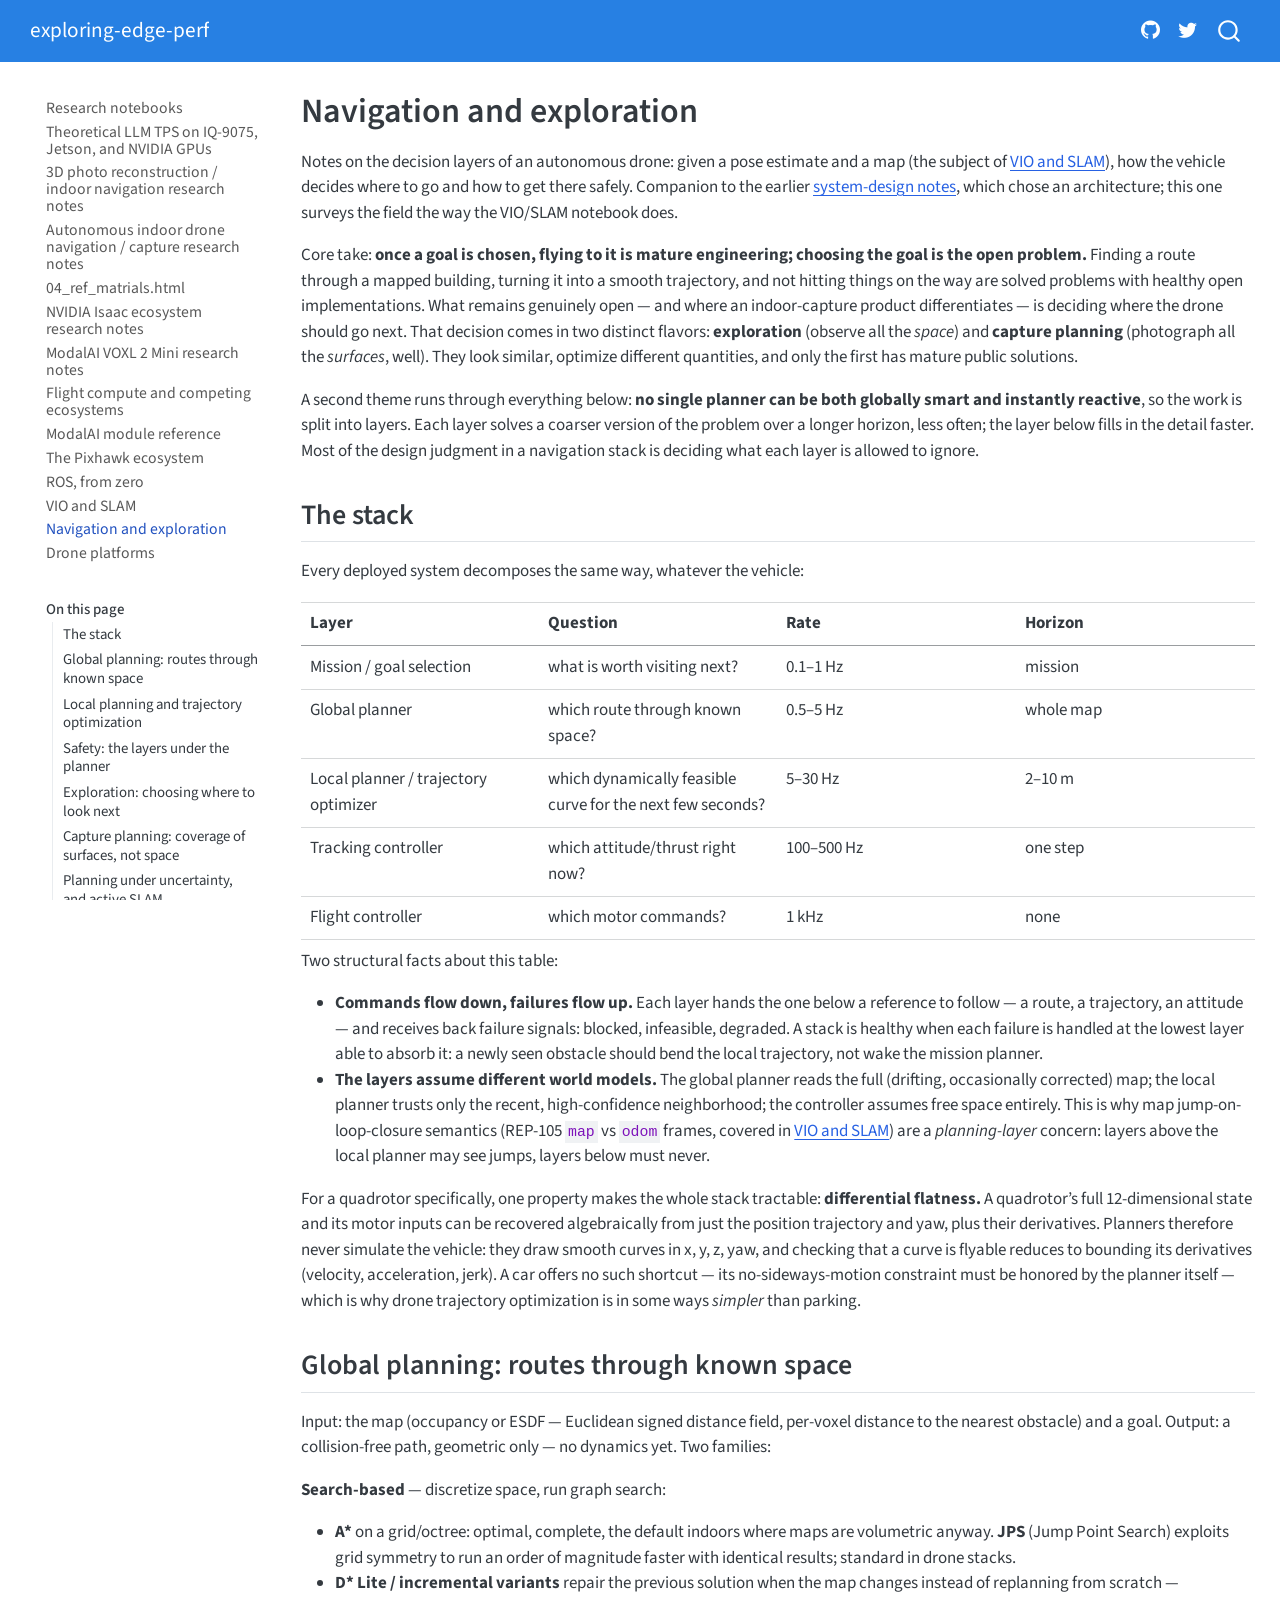
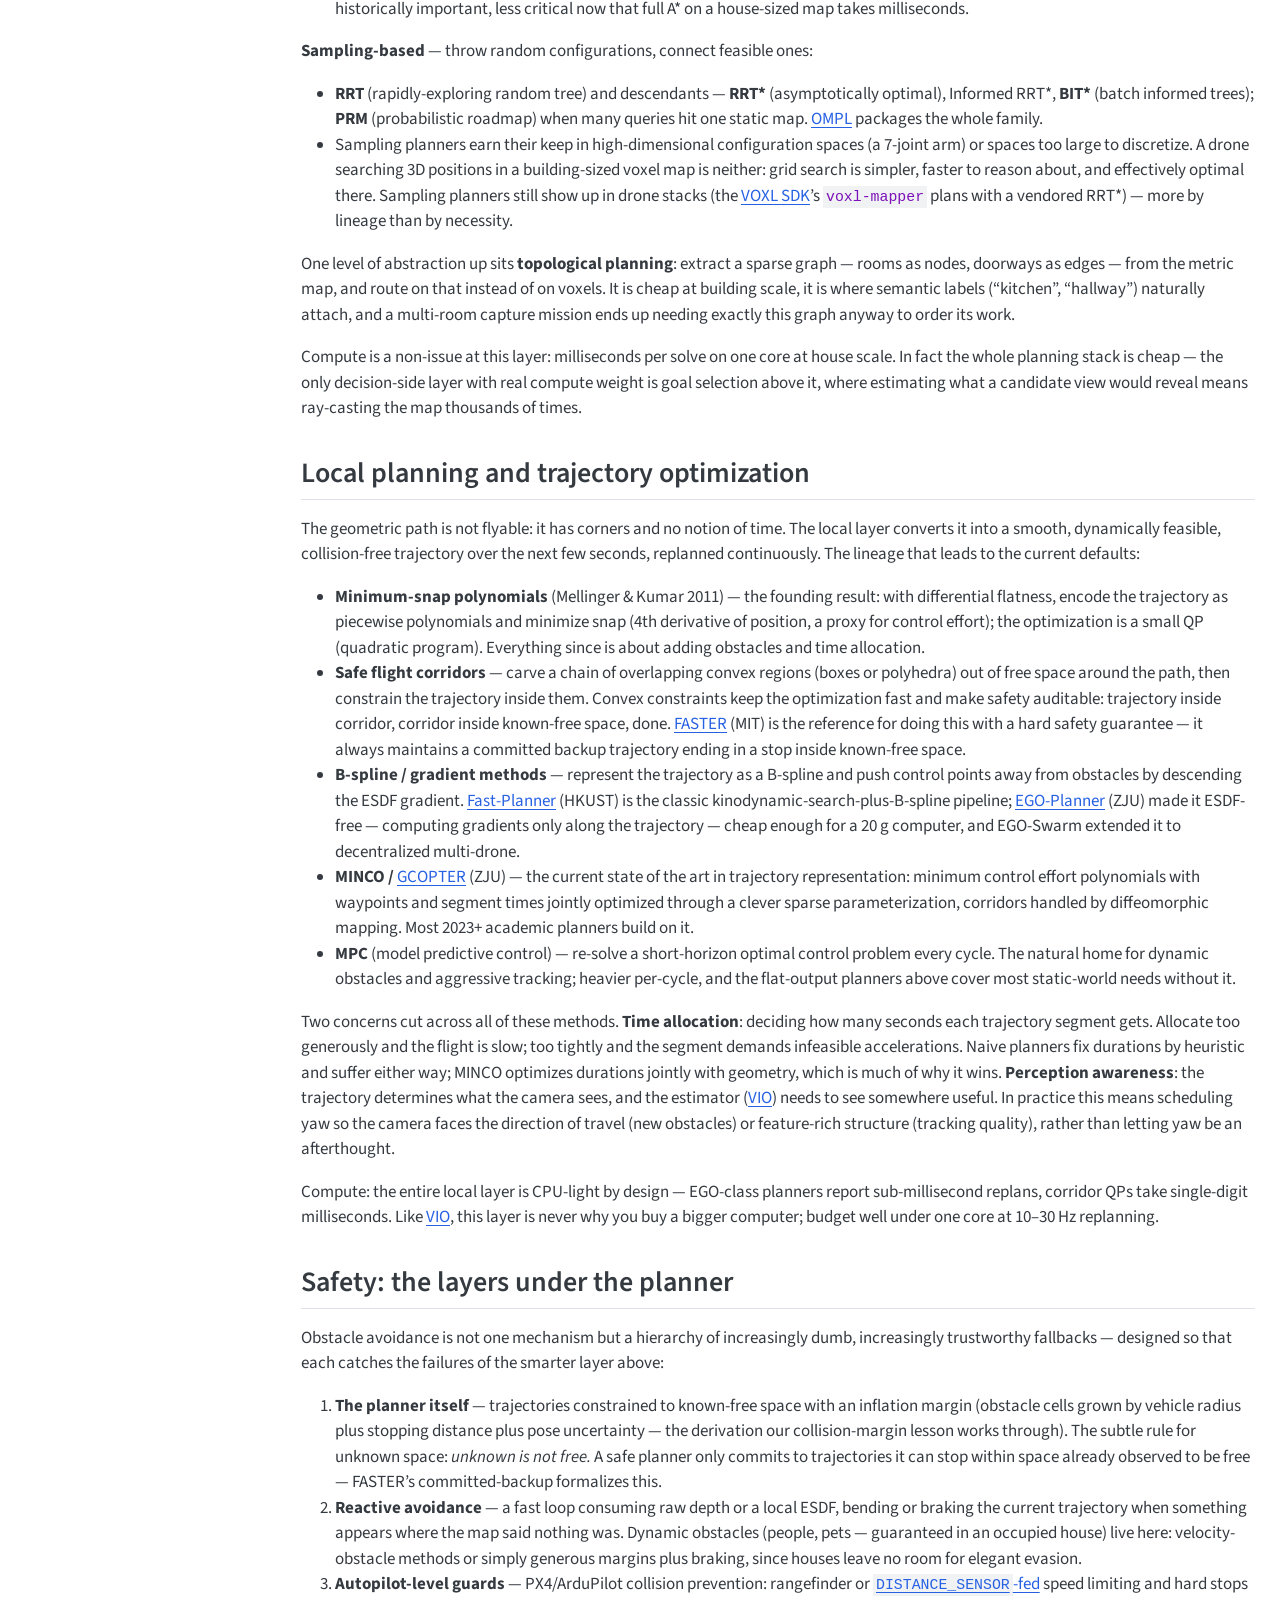
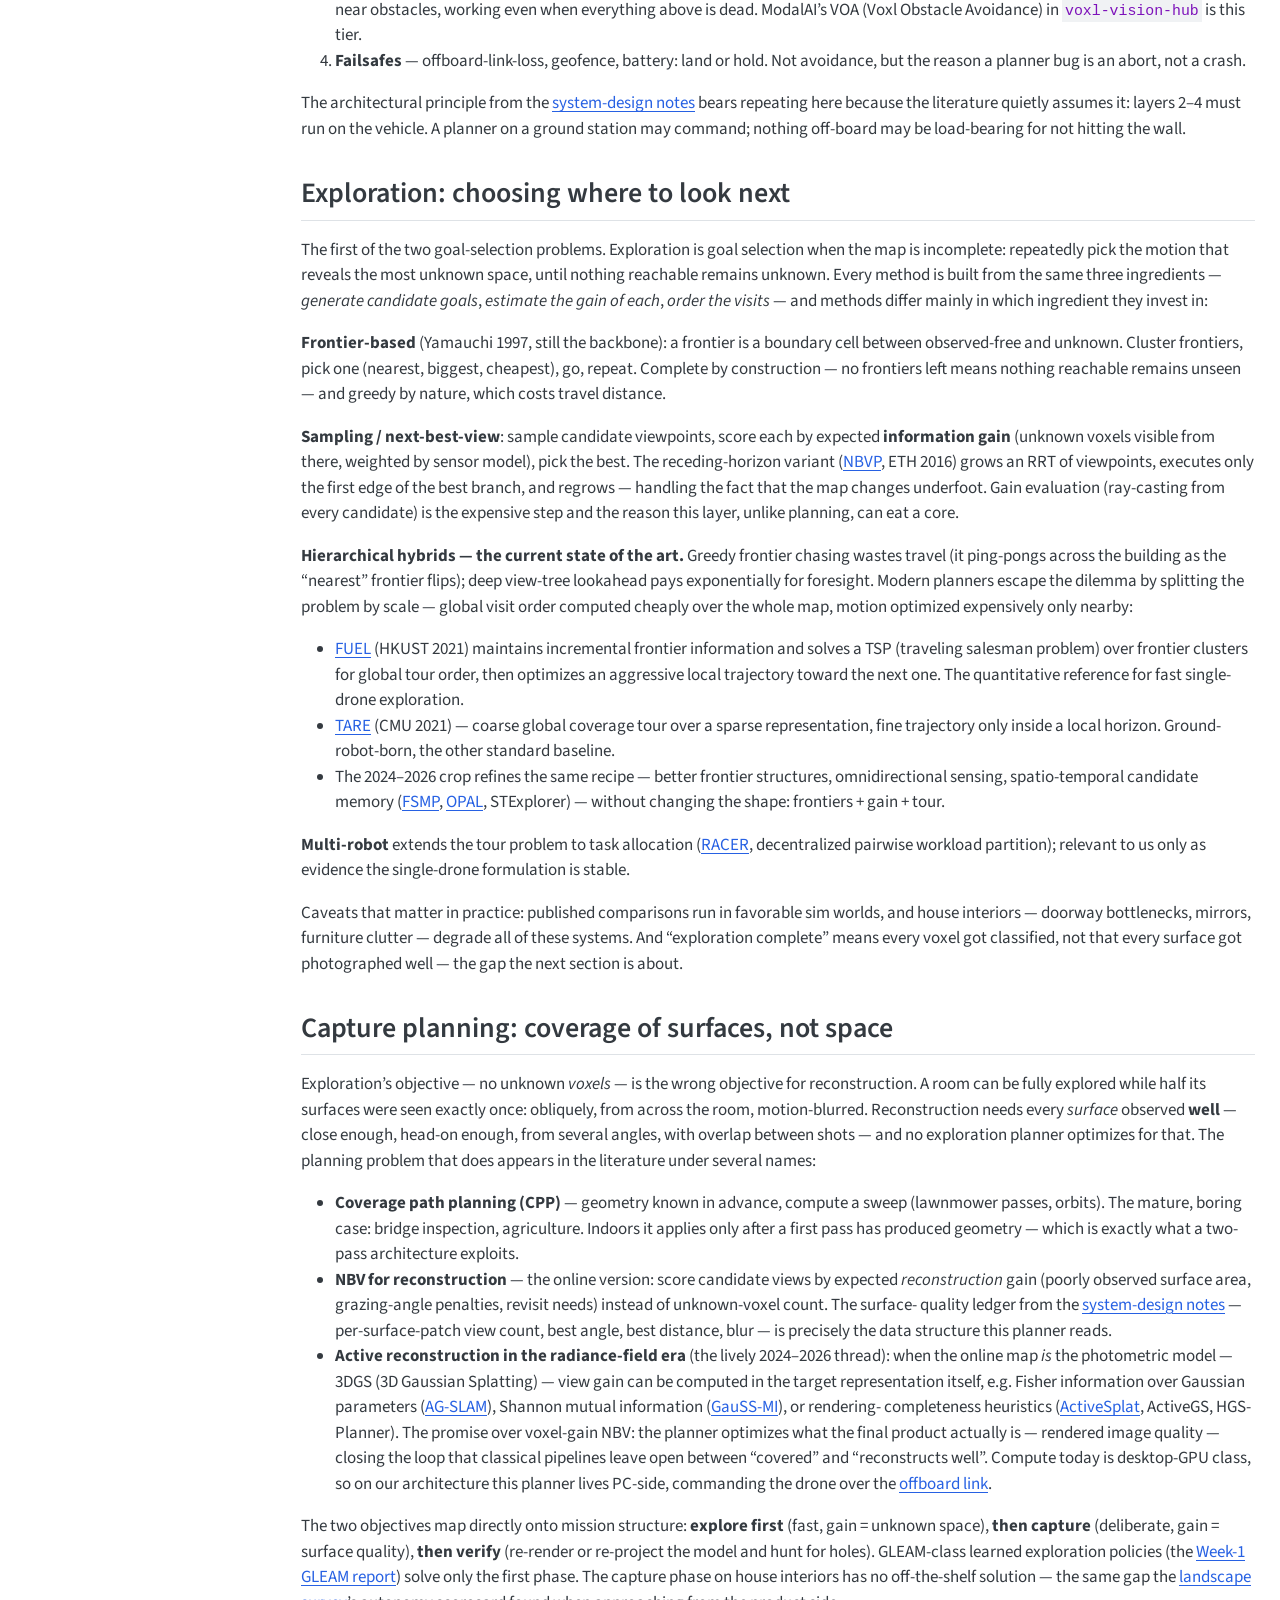
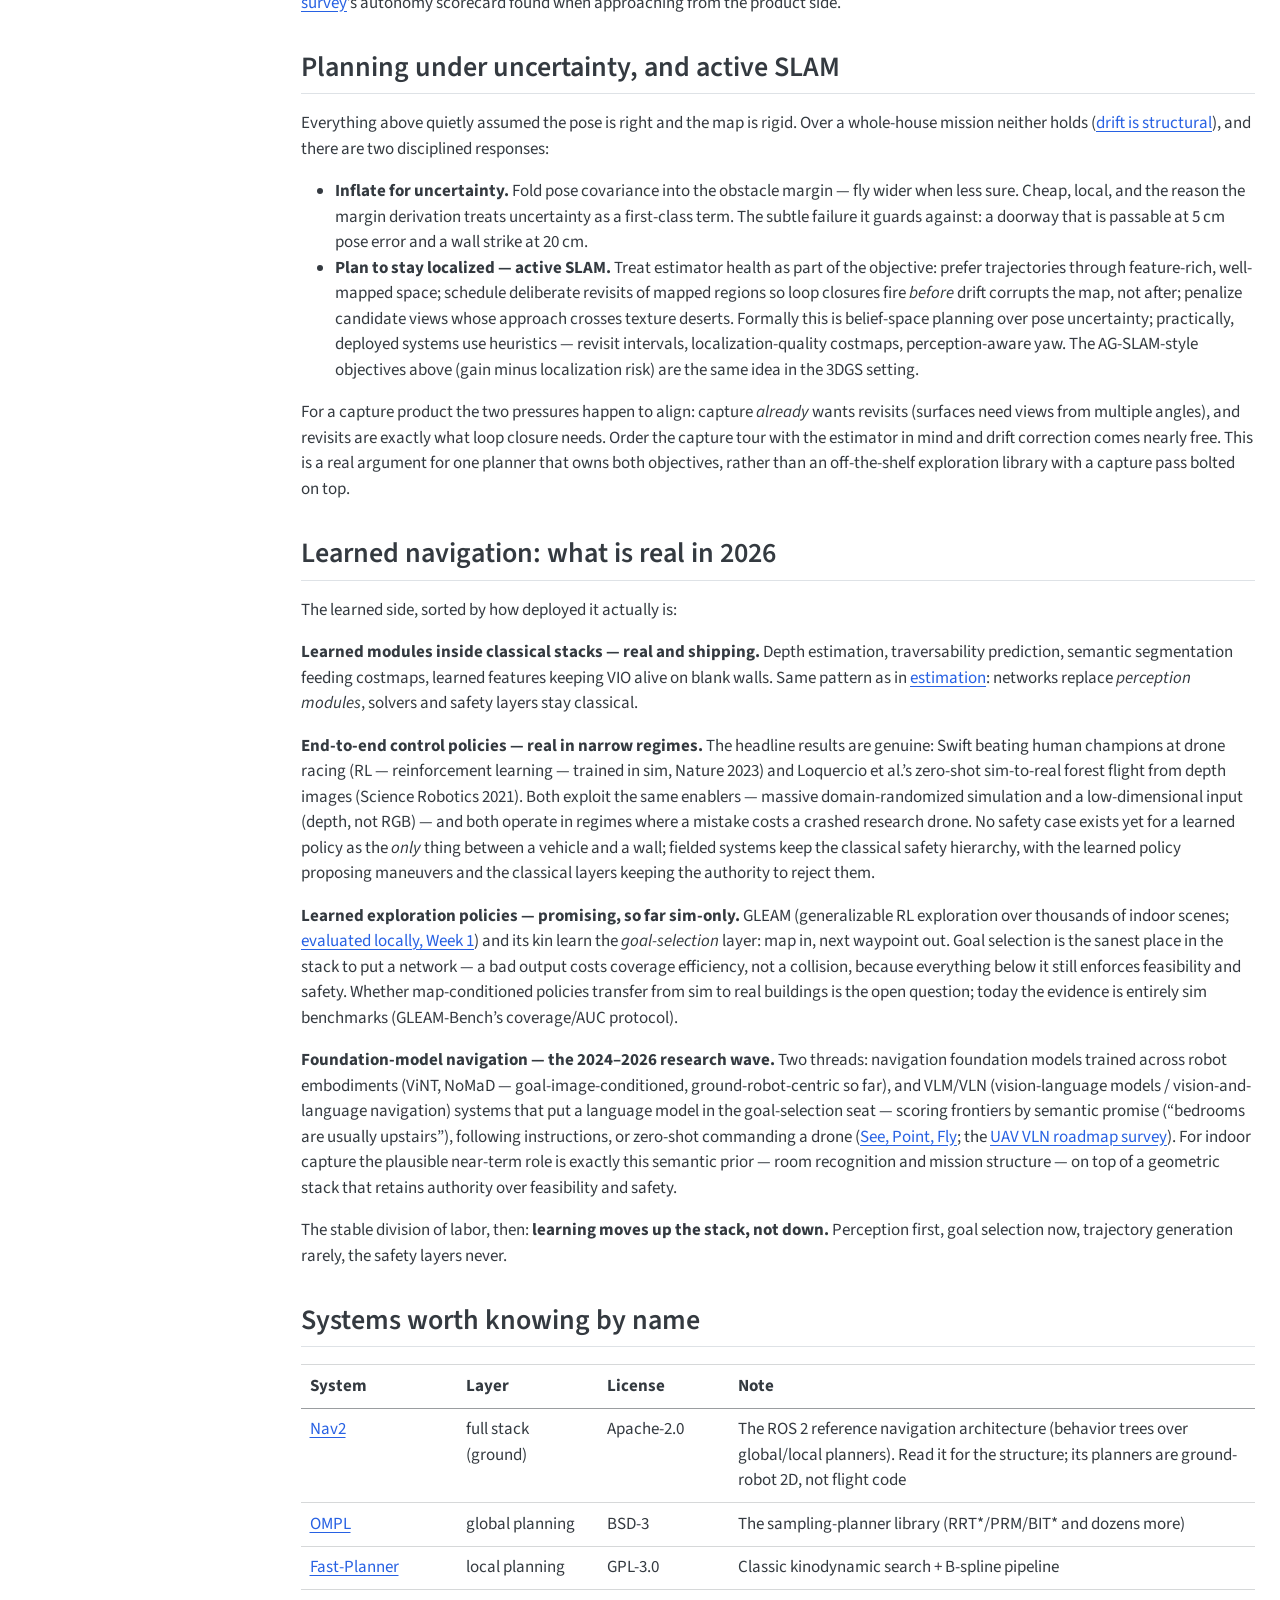
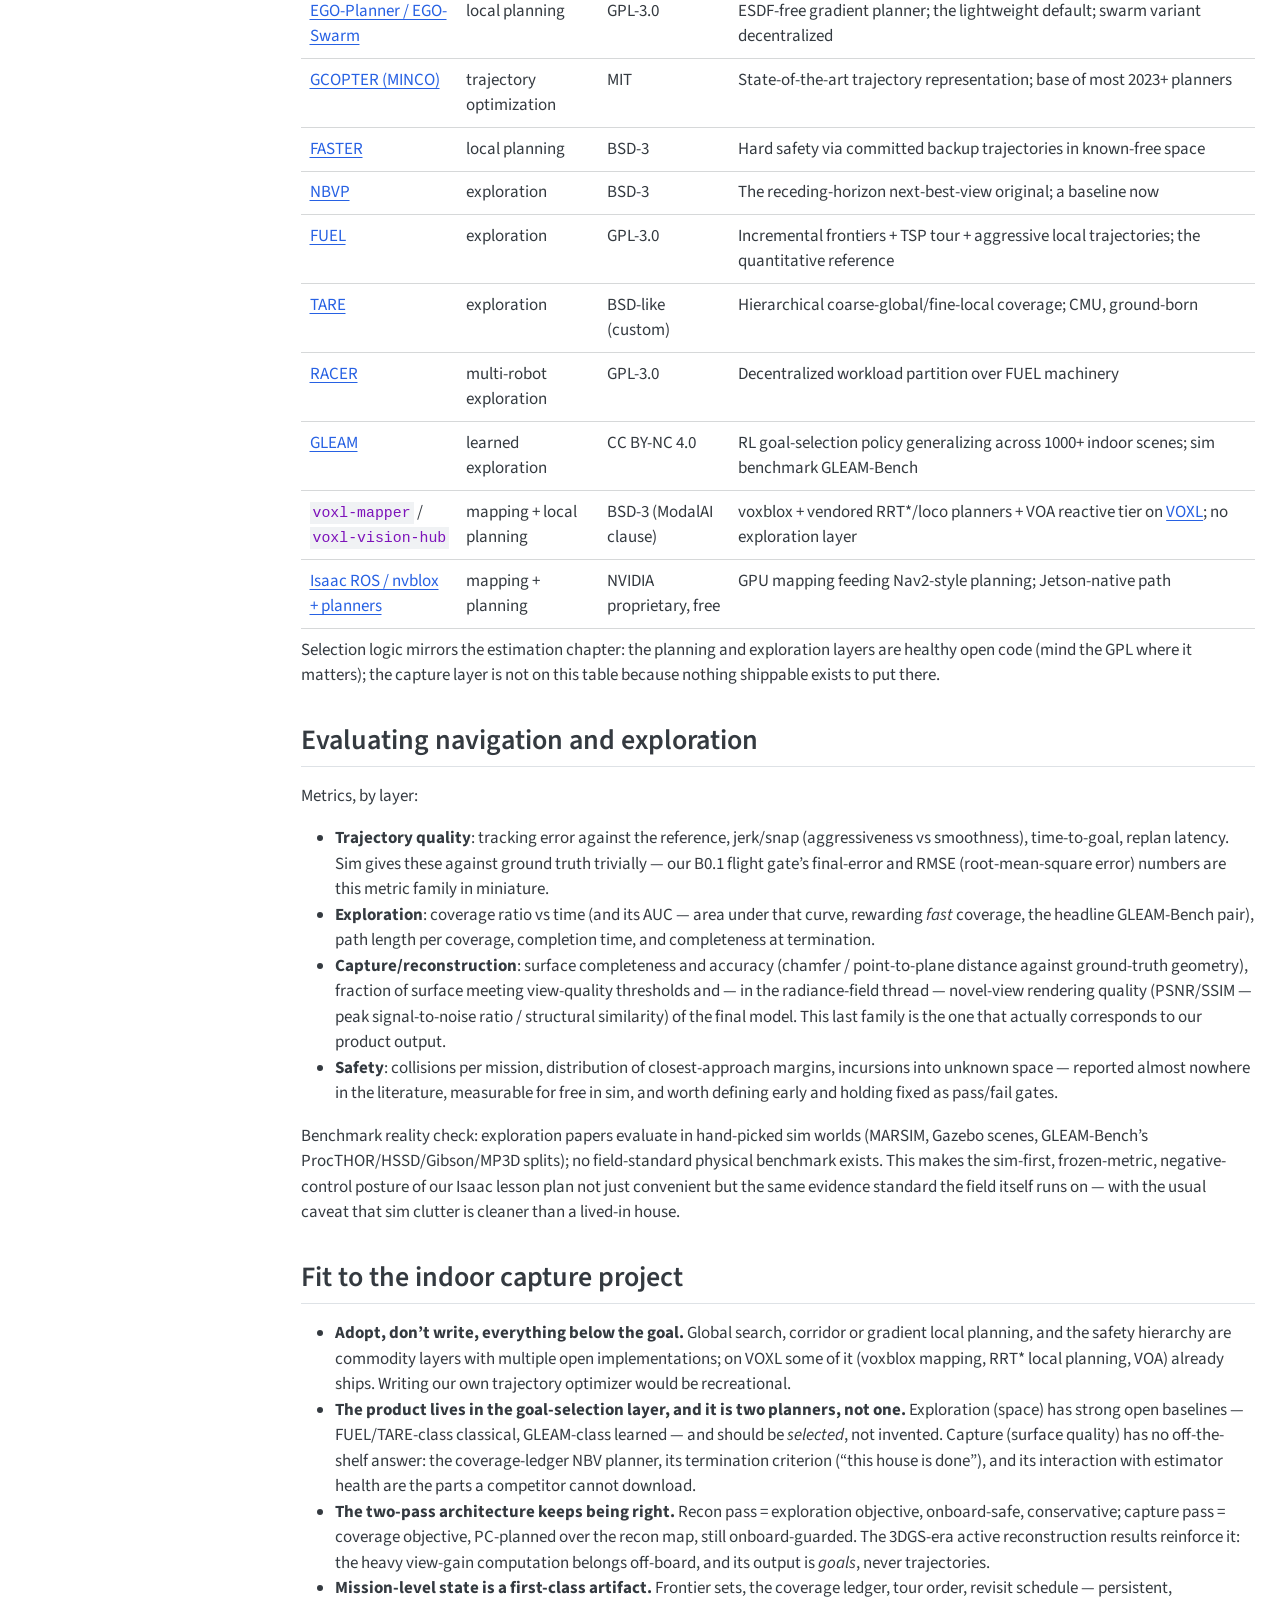
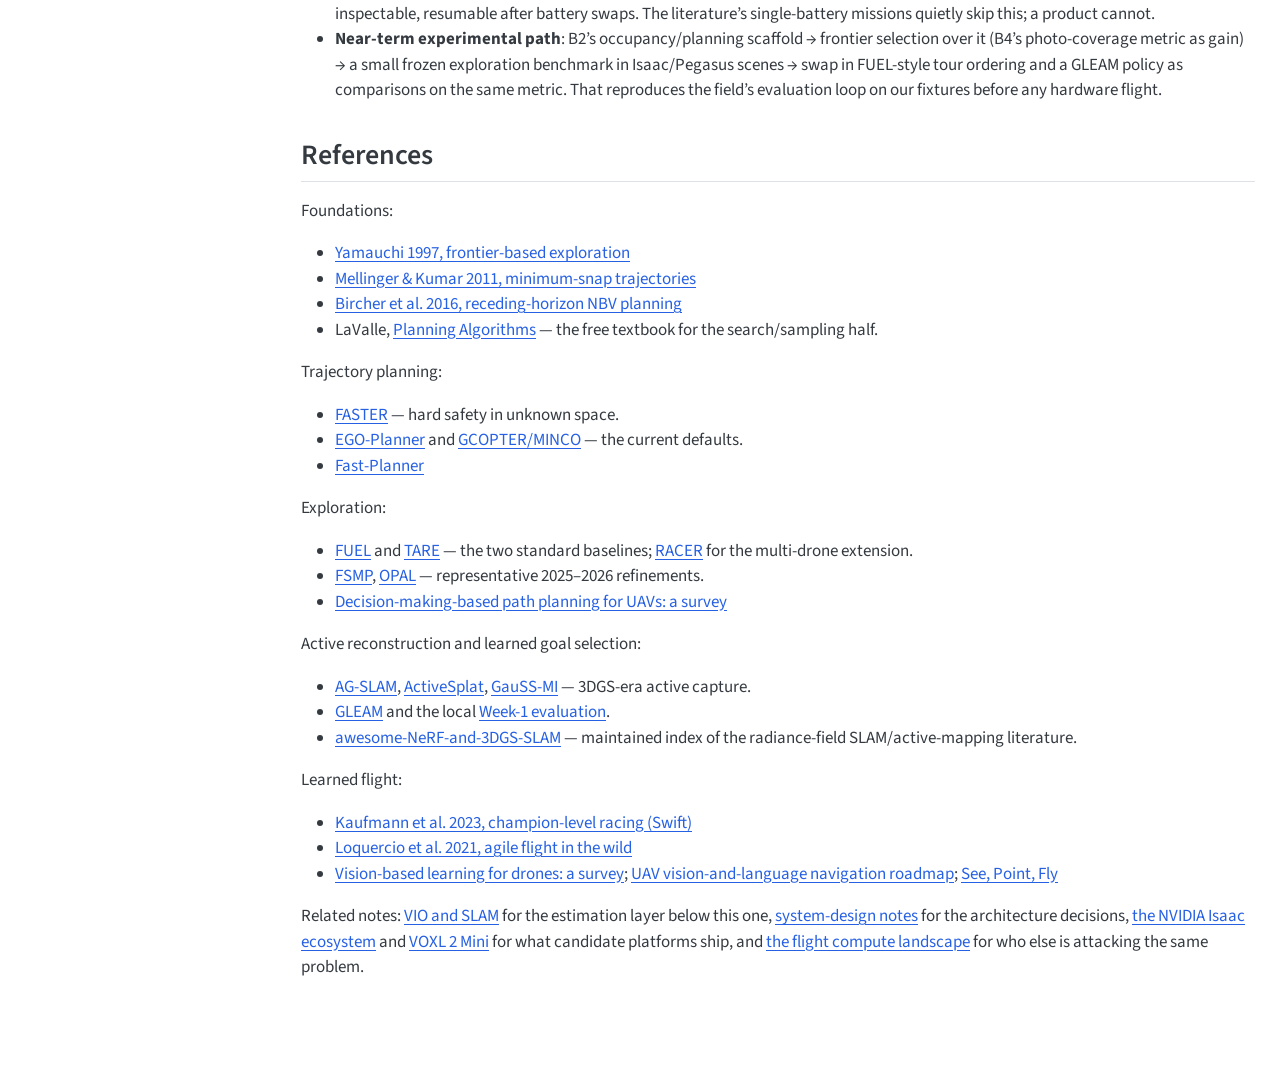
<file: navigation_exploration.html>
<!DOCTYPE html>
<html xmlns="http://www.w3.org/1999/xhtml" lang="en" xml:lang="en"><head>

<meta charset="utf-8">
<meta name="generator" content="quarto-1.10.18">

<meta name="viewport" content="width=device-width, initial-scale=1.0, user-scalable=yes">


<title>Navigation and exploration – exploring-edge-perf</title>
<style>
/* Default styles provided by pandoc.
** See https://pandoc.org/MANUAL.html#variables-for-html for config info.
*/
span.smallcaps{font-variant: small-caps;}
div.columns{display: flex; gap: 1.5em;}
div.column{flex: auto;}
@media screen {
div.columns{gap: min(4vw, 1.5em);}
div.column{overflow-x: auto;}
}
div.hanging-indent{margin-left: 1.5em; text-indent: -1.5em;}
ul.task-list{list-style: none;}
ul.task-list li input[type="checkbox"] {
  width: 0.8em;
  margin: 0 0.8em 0.2em -1em; /* quarto-specific, see https://github.com/quarto-dev/quarto-cli/issues/4556 */ 
  vertical-align: middle;
}
</style>


<script src="site_libs/quarto-nav/quarto-nav.js"></script>
<script src="site_libs/quarto-nav/headroom.min.js"></script>
<script src="site_libs/clipboard/clipboard.min.js"></script>
<script src="site_libs/quarto-search/autocomplete.umd.js"></script>
<script src="site_libs/quarto-search/fuse.min.js"></script>
<script src="site_libs/quarto-search/quarto-search.js"></script>
<meta name="quarto:offset" content="./">
<script src="site_libs/quarto-html/quarto.js" type="module"></script>
<script src="site_libs/quarto-html/tabsets/tabsets.js" type="module"></script>
<script src="site_libs/quarto-html/popper.min.js"></script>
<script src="site_libs/quarto-html/tippy.umd.min.js"></script>
<script src="site_libs/quarto-html/anchor.min.js"></script>
<link href="site_libs/quarto-html/tippy.css" rel="stylesheet">
<link href="site_libs/quarto-html/quarto-syntax-highlighting-64a204ab8560d761af7679ceaba22944.css" rel="stylesheet" id="quarto-text-highlighting-styles">
<script src="site_libs/bootstrap/bootstrap.min.js"></script>
<link href="site_libs/bootstrap/bootstrap-icons.css" rel="stylesheet">
<link href="site_libs/bootstrap/bootstrap-d63a2c9c8df14b07662b36303925c8cc.min.css" rel="stylesheet" append-hash="true" id="quarto-bootstrap" data-mode="light">
<script id="quarto-search-options" type="application/json">{
  "location": "navbar",
  "copy-button": false,
  "collapse-after": 3,
  "panel-placement": "end",
  "type": "overlay",
  "limit": 50,
  "keyboard-shortcut": [
    "f",
    "/",
    "s"
  ],
  "show-item-context": false,
  "language": {
    "search-no-results-text": "No results",
    "search-matching-documents-text": "matching documents",
    "search-copy-link-title": "Copy link to search",
    "search-hide-matches-text": "Hide additional matches",
    "search-more-match-text": "more match in this document",
    "search-more-matches-text": "more matches in this document",
    "search-clear-button-title": "Clear",
    "search-text-placeholder": "",
    "search-detached-cancel-button-title": "Cancel",
    "search-submit-button-title": "Submit",
    "search-label": "Search"
  }
}</script>


<link rel="stylesheet" href="styles.css">
<meta property="og:title" content="Navigation and exploration – exploring-edge-perf">
<meta property="og:description" content="Memory-bandwidth-bound LLM decode TPS estimates and llama.cpp benchmarks">
<meta property="og:site_name" content="exploring-edge-perf">
<meta name="twitter:title" content="Navigation and exploration – exploring-edge-perf">
<meta name="twitter:description" content="Memory-bandwidth-bound LLM decode TPS estimates and llama.cpp benchmarks">
<meta name="twitter:creator" content="@xl0xl0xl0">
<meta name="twitter:card" content="summary">
</head>

<body class="nav-sidebar floating nav-fixed quarto-light">

<div id="quarto-search-results"></div>
  <header id="quarto-header" class="headroom fixed-top">
    <nav class="navbar navbar-expand-lg " data-bs-theme="dark">
      <div class="navbar-container container-fluid">
      <div class="navbar-brand-container mx-auto">
    <a class="navbar-brand" href="./index.html">
    <span class="navbar-title">exploring-edge-perf</span>
    </a>
  </div>
            <div id="quarto-search" class="" title="Search"></div>
          <button class="navbar-toggler" type="button" data-bs-toggle="collapse" data-bs-target="#navbarCollapse" aria-controls="navbarCollapse" role="menu" aria-expanded="false" aria-label="Toggle navigation" onclick="if (window.quartoToggleHeadroom) { window.quartoToggleHeadroom(); }">
  <span class="navbar-toggler-icon"></span>
</button>
          <div class="collapse navbar-collapse" id="navbarCollapse">
            <ul class="navbar-nav navbar-nav-scroll ms-auto">
  <li class="nav-item compact">
    <a class="nav-link" href="http://github.com/xl0/edge-notes"> <i class="bi bi-github" role="img">
</i> 
<span class="menu-text"></span></a>
  </li>  
  <li class="nav-item compact">
    <a class="nav-link" href="https://twitter.com/xl0xl0xl0"> <i class="bi bi-twitter" role="img">
</i> 
<span class="menu-text"></span></a>
  </li>  
</ul>
          </div> <!-- /navcollapse -->
            <div class="quarto-navbar-tools">
</div>
      </div> <!-- /container-fluid -->
    </nav>
  <nav class="quarto-secondary-nav">
    <div class="container-fluid d-flex">
      <button type="button" class="quarto-btn-toggle btn" data-bs-toggle="collapse" role="button" data-bs-target=".quarto-sidebar-collapse-item" aria-controls="quarto-sidebar" aria-expanded="false" aria-label="Toggle sidebar navigation" onclick="if (window.quartoToggleHeadroom) { window.quartoToggleHeadroom(); }">
        <i class="bi bi-layout-text-sidebar-reverse"></i>
      </button>
        <nav class="quarto-page-breadcrumbs" aria-label="breadcrumb"><ol class="breadcrumb"><li class="breadcrumb-item"><a href="./navigation_exploration.html">Navigation and exploration</a></li></ol></nav>
        <a class="flex-grow-1" role="navigation" data-bs-toggle="collapse" data-bs-target=".quarto-sidebar-collapse-item" aria-controls="quarto-sidebar" aria-expanded="false" aria-label="Toggle sidebar navigation" onclick="if (window.quartoToggleHeadroom) { window.quartoToggleHeadroom(); }">      
        </a>
    </div>
  </nav>
</header>
<!-- content -->
<div id="quarto-content" class="quarto-container page-columns page-rows-contents page-layout-full page-navbar">
<!-- sidebar -->
  <nav id="quarto-sidebar" class="sidebar collapse collapse-horizontal quarto-sidebar-collapse-item sidebar-navigation floating overflow-auto">
    <div class="sidebar-menu-container"> 
    <ul class="list-unstyled mt-1">
        <li class="sidebar-item">
  <div class="sidebar-item-container"> 
  <a href="./index.html" class="sidebar-item-text sidebar-link">
 <span class="menu-text">Research notebooks</span></a>
  </div>
</li>
        <li class="sidebar-item">
  <div class="sidebar-item-container"> 
  <a href="./edge_llm_tps.html" class="sidebar-item-text sidebar-link">
 <span class="menu-text">Theoretical LLM TPS on IQ-9075, Jetson, and NVIDIA GPUs</span></a>
  </div>
</li>
        <li class="sidebar-item">
  <div class="sidebar-item-container"> 
  <a href="./3d_photo_reconstruction.html" class="sidebar-item-text sidebar-link">
 <span class="menu-text">3D photo reconstruction / indoor navigation research notes</span></a>
  </div>
</li>
        <li class="sidebar-item">
  <div class="sidebar-item-container"> 
  <a href="./autonomous_drone_navigation.html" class="sidebar-item-text sidebar-link">
 <span class="menu-text">Autonomous indoor drone navigation / capture research notes</span></a>
  </div>
</li>
        <li class="sidebar-item">
  <div class="sidebar-item-container"> 
  <a href="./04_ref_matrials.html" class="sidebar-item-text sidebar-link">
 <span class="menu-text">04_ref_matrials.html</span></a>
  </div>
</li>
        <li class="sidebar-item">
  <div class="sidebar-item-container"> 
  <a href="./nvidia_isaac_ecosystem.html" class="sidebar-item-text sidebar-link">
 <span class="menu-text">NVIDIA Isaac ecosystem research notes</span></a>
  </div>
</li>
        <li class="sidebar-item">
  <div class="sidebar-item-container"> 
  <a href="./voxl2_mini.html" class="sidebar-item-text sidebar-link">
 <span class="menu-text">ModalAI VOXL 2 Mini research notes</span></a>
  </div>
</li>
        <li class="sidebar-item">
  <div class="sidebar-item-container"> 
  <a href="./flight_compute_landscape.html" class="sidebar-item-text sidebar-link">
 <span class="menu-text">Flight compute and competing ecosystems</span></a>
  </div>
</li>
        <li class="sidebar-item">
  <div class="sidebar-item-container"> 
  <a href="./modalai_modules.html" class="sidebar-item-text sidebar-link">
 <span class="menu-text">ModalAI module reference</span></a>
  </div>
</li>
        <li class="sidebar-item">
  <div class="sidebar-item-container"> 
  <a href="./pixhawk_ecosystem.html" class="sidebar-item-text sidebar-link">
 <span class="menu-text">The Pixhawk ecosystem</span></a>
  </div>
</li>
        <li class="sidebar-item">
  <div class="sidebar-item-container"> 
  <a href="./ros.html" class="sidebar-item-text sidebar-link">
 <span class="menu-text">ROS, from zero</span></a>
  </div>
</li>
        <li class="sidebar-item">
  <div class="sidebar-item-container"> 
  <a href="./vio_slam.html" class="sidebar-item-text sidebar-link">
 <span class="menu-text">VIO and SLAM</span></a>
  </div>
</li>
        <li class="sidebar-item">
  <div class="sidebar-item-container"> 
  <a href="./navigation_exploration.html" class="sidebar-item-text sidebar-link active">
 <span class="menu-text">Navigation and exploration</span></a>
  </div>
</li>
        <li class="sidebar-item">
  <div class="sidebar-item-container"> 
  <a href="./platforms.html" class="sidebar-item-text sidebar-link">
 <span class="menu-text">Drone platforms</span></a>
  </div>
</li>
    </ul>
    </div>
    <nav id="TOC" role="doc-toc" class="toc-active">
    <h2 id="toc-title">On this page</h2>
   
  <ul>
  <li><a href="#the-stack" id="toc-the-stack" class="nav-link active" data-scroll-target="#the-stack">The stack</a></li>
  <li><a href="#global-planning-routes-through-known-space" id="toc-global-planning-routes-through-known-space" class="nav-link" data-scroll-target="#global-planning-routes-through-known-space">Global planning: routes through known space</a></li>
  <li><a href="#local-planning-and-trajectory-optimization" id="toc-local-planning-and-trajectory-optimization" class="nav-link" data-scroll-target="#local-planning-and-trajectory-optimization">Local planning and trajectory optimization</a></li>
  <li><a href="#safety-the-layers-under-the-planner" id="toc-safety-the-layers-under-the-planner" class="nav-link" data-scroll-target="#safety-the-layers-under-the-planner">Safety: the layers under the planner</a></li>
  <li><a href="#exploration-choosing-where-to-look-next" id="toc-exploration-choosing-where-to-look-next" class="nav-link" data-scroll-target="#exploration-choosing-where-to-look-next">Exploration: choosing where to look next</a></li>
  <li><a href="#capture-planning-coverage-of-surfaces-not-space" id="toc-capture-planning-coverage-of-surfaces-not-space" class="nav-link" data-scroll-target="#capture-planning-coverage-of-surfaces-not-space">Capture planning: coverage of surfaces, not space</a></li>
  <li><a href="#planning-under-uncertainty-and-active-slam" id="toc-planning-under-uncertainty-and-active-slam" class="nav-link" data-scroll-target="#planning-under-uncertainty-and-active-slam">Planning under uncertainty, and active SLAM</a></li>
  <li><a href="#learned-navigation-what-is-real-in-2026" id="toc-learned-navigation-what-is-real-in-2026" class="nav-link" data-scroll-target="#learned-navigation-what-is-real-in-2026">Learned navigation: what is real in 2026</a></li>
  <li><a href="#systems-worth-knowing-by-name" id="toc-systems-worth-knowing-by-name" class="nav-link" data-scroll-target="#systems-worth-knowing-by-name">Systems worth knowing by name</a></li>
  <li><a href="#evaluating-navigation-and-exploration" id="toc-evaluating-navigation-and-exploration" class="nav-link" data-scroll-target="#evaluating-navigation-and-exploration">Evaluating navigation and exploration</a></li>
  <li><a href="#fit-to-the-indoor-capture-project" id="toc-fit-to-the-indoor-capture-project" class="nav-link" data-scroll-target="#fit-to-the-indoor-capture-project">Fit to the indoor capture project</a></li>
  <li><a href="#references" id="toc-references" class="nav-link" data-scroll-target="#references">References</a></li>
  </ul>
</nav>
</nav>
<div id="quarto-sidebar-glass" class="quarto-sidebar-collapse-item" data-bs-toggle="collapse" data-bs-target=".quarto-sidebar-collapse-item"></div>
<!-- margin-sidebar -->
    <div id="quarto-margin-sidebar" class="sidebar margin-sidebar zindex-bottom">
    </div>
<!-- main -->
<main class="content column-page-right" id="quarto-document-content">

<header id="title-block-header" class="quarto-title-block default">
<div class="quarto-title">
<h1 class="title">Navigation and exploration</h1>
</div>



<div class="quarto-title-meta column-page-right">

    
  
    
  </div>
  


</header>


<!-- WARNING: THIS FILE WAS AUTOGENERATED! DO NOT EDIT! -->
<p>Notes on the decision layers of an autonomous drone: given a pose estimate and a map (the subject of <a href="./vio_slam.html">VIO and SLAM</a>), how the vehicle decides where to go and how to get there safely. Companion to the earlier <a href="./autonomous_drone_navigation.html">system-design notes</a>, which chose an architecture; this one surveys the field the way the VIO/SLAM notebook does.</p>
<p>Core take: <strong>once a goal is chosen, flying to it is mature engineering; choosing the goal is the open problem.</strong> Finding a route through a mapped building, turning it into a smooth trajectory, and not hitting things on the way are solved problems with healthy open implementations. What remains genuinely open — and where an indoor-capture product differentiates — is deciding where the drone should go next. That decision comes in two distinct flavors: <strong>exploration</strong> (observe all the <em>space</em>) and <strong>capture planning</strong> (photograph all the <em>surfaces</em>, well). They look similar, optimize different quantities, and only the first has mature public solutions.</p>
<p>A second theme runs through everything below: <strong>no single planner can be both globally smart and instantly reactive</strong>, so the work is split into layers. Each layer solves a coarser version of the problem over a longer horizon, less often; the layer below fills in the detail faster. Most of the design judgment in a navigation stack is deciding what each layer is allowed to ignore.</p>
<section id="the-stack" class="level2">
<h2 class="anchored" data-anchor-id="the-stack">The stack</h2>
<p>Every deployed system decomposes the same way, whatever the vehicle:</p>
<table class="caption-top table">
<colgroup>
<col style="width: 25%">
<col style="width: 25%">
<col style="width: 25%">
<col style="width: 25%">
</colgroup>
<thead>
<tr class="header">
<th>Layer</th>
<th>Question</th>
<th>Rate</th>
<th>Horizon</th>
</tr>
</thead>
<tbody>
<tr class="odd">
<td>Mission / goal selection</td>
<td>what is worth visiting next?</td>
<td>0.1–1 Hz</td>
<td>mission</td>
</tr>
<tr class="even">
<td>Global planner</td>
<td>which route through known space?</td>
<td>0.5–5 Hz</td>
<td>whole map</td>
</tr>
<tr class="odd">
<td>Local planner / trajectory optimizer</td>
<td>which dynamically feasible curve for the next few seconds?</td>
<td>5–30 Hz</td>
<td>2–10 m</td>
</tr>
<tr class="even">
<td>Tracking controller</td>
<td>which attitude/thrust right now?</td>
<td>100–500 Hz</td>
<td>one step</td>
</tr>
<tr class="odd">
<td>Flight controller</td>
<td>which motor commands?</td>
<td>1 kHz</td>
<td>none</td>
</tr>
</tbody>
</table>
<p>Two structural facts about this table:</p>
<ul>
<li><strong>Commands flow down, failures flow up.</strong> Each layer hands the one below a reference to follow — a route, a trajectory, an attitude — and receives back failure signals: blocked, infeasible, degraded. A stack is healthy when each failure is handled at the lowest layer able to absorb it: a newly seen obstacle should bend the local trajectory, not wake the mission planner.</li>
<li><strong>The layers assume different world models.</strong> The global planner reads the full (drifting, occasionally corrected) map; the local planner trusts only the recent, high-confidence neighborhood; the controller assumes free space entirely. This is why map jump-on-loop-closure semantics (REP-105 <code>map</code> vs <code>odom</code> frames, covered in <a href="./vio_slam.html#integration-with-the-flight-stack">VIO and SLAM</a>) are a <em>planning-layer</em> concern: layers above the local planner may see jumps, layers below must never.</li>
</ul>
<p>For a quadrotor specifically, one property makes the whole stack tractable: <strong>differential flatness.</strong> A quadrotor’s full 12-dimensional state and its motor inputs can be recovered algebraically from just the position trajectory and yaw, plus their derivatives. Planners therefore never simulate the vehicle: they draw smooth curves in x, y, z, yaw, and checking that a curve is flyable reduces to bounding its derivatives (velocity, acceleration, jerk). A car offers no such shortcut — its no-sideways-motion constraint must be honored by the planner itself — which is why drone trajectory optimization is in some ways <em>simpler</em> than parking.</p>
</section>
<section id="global-planning-routes-through-known-space" class="level2">
<h2 class="anchored" data-anchor-id="global-planning-routes-through-known-space">Global planning: routes through known space</h2>
<p>Input: the map (occupancy or ESDF — Euclidean signed distance field, per-voxel distance to the nearest obstacle) and a goal. Output: a collision-free path, geometric only — no dynamics yet. Two families:</p>
<p><strong>Search-based</strong> — discretize space, run graph search:</p>
<ul>
<li><strong>A*</strong> on a grid/octree: optimal, complete, the default indoors where maps are volumetric anyway. <strong>JPS</strong> (Jump Point Search) exploits grid symmetry to run an order of magnitude faster with identical results; standard in drone stacks.</li>
<li><strong>D* Lite / incremental variants</strong> repair the previous solution when the map changes instead of replanning from scratch — historically important, less critical now that full A* on a house-sized map takes milliseconds.</li>
</ul>
<p><strong>Sampling-based</strong> — throw random configurations, connect feasible ones:</p>
<ul>
<li><strong>RRT</strong> (rapidly-exploring random tree) and descendants — <strong>RRT*</strong> (asymptotically optimal), Informed RRT*, <strong>BIT*</strong> (batch informed trees); <strong>PRM</strong> (probabilistic roadmap) when many queries hit one static map. <a href="https://ompl.kavrakilab.org/">OMPL</a> packages the whole family.</li>
<li>Sampling planners earn their keep in high-dimensional configuration spaces (a 7-joint arm) or spaces too large to discretize. A drone searching 3D positions in a building-sized voxel map is neither: grid search is simpler, faster to reason about, and effectively optimal there. Sampling planners still show up in drone stacks (the <a href="./voxl2_mini.html#what-the-autonomy-stack-already-does">VOXL SDK</a>’s <code>voxl-mapper</code> plans with a vendored RRT*) — more by lineage than by necessity.</li>
</ul>
<p>One level of abstraction up sits <strong>topological planning</strong>: extract a sparse graph — rooms as nodes, doorways as edges — from the metric map, and route on that instead of on voxels. It is cheap at building scale, it is where semantic labels (“kitchen”, “hallway”) naturally attach, and a multi-room capture mission ends up needing exactly this graph anyway to order its work.</p>
<p>Compute is a non-issue at this layer: milliseconds per solve on one core at house scale. In fact the whole planning stack is cheap — the only decision-side layer with real compute weight is goal selection above it, where estimating what a candidate view would reveal means ray-casting the map thousands of times.</p>
</section>
<section id="local-planning-and-trajectory-optimization" class="level2">
<h2 class="anchored" data-anchor-id="local-planning-and-trajectory-optimization">Local planning and trajectory optimization</h2>
<p>The geometric path is not flyable: it has corners and no notion of time. The local layer converts it into a smooth, dynamically feasible, collision-free trajectory over the next few seconds, replanned continuously. The lineage that leads to the current defaults:</p>
<ul>
<li><strong>Minimum-snap polynomials</strong> (Mellinger &amp; Kumar 2011) — the founding result: with differential flatness, encode the trajectory as piecewise polynomials and minimize snap (4th derivative of position, a proxy for control effort); the optimization is a small QP (quadratic program). Everything since is about adding obstacles and time allocation.</li>
<li><strong>Safe flight corridors</strong> — carve a chain of overlapping convex regions (boxes or polyhedra) out of free space around the path, then constrain the trajectory inside them. Convex constraints keep the optimization fast and make safety auditable: trajectory inside corridor, corridor inside known-free space, done. <a href="https://arxiv.org/abs/1903.03558">FASTER</a> (MIT) is the reference for doing this with a hard safety guarantee — it always maintains a committed backup trajectory ending in a stop inside known-free space.</li>
<li><strong>B-spline / gradient methods</strong> — represent the trajectory as a B-spline and push control points away from obstacles by descending the ESDF gradient. <a href="https://github.com/HKUST-Aerial-Robotics/Fast-Planner">Fast-Planner</a> (HKUST) is the classic kinodynamic-search-plus-B-spline pipeline; <a href="https://github.com/ZJU-FAST-Lab/ego-planner">EGO-Planner</a> (ZJU) made it ESDF-free — computing gradients only along the trajectory — cheap enough for a 20 g computer, and EGO-Swarm extended it to decentralized multi-drone.</li>
<li><strong>MINCO / <a href="https://github.com/ZJU-FAST-Lab/GCOPTER">GCOPTER</a></strong> (ZJU) — the current state of the art in trajectory representation: minimum control effort polynomials with waypoints and segment times jointly optimized through a clever sparse parameterization, corridors handled by diffeomorphic mapping. Most 2023+ academic planners build on it.</li>
<li><strong>MPC</strong> (model predictive control) — re-solve a short-horizon optimal control problem every cycle. The natural home for dynamic obstacles and aggressive tracking; heavier per-cycle, and the flat-output planners above cover most static-world needs without it.</li>
</ul>
<p>Two concerns cut across all of these methods. <strong>Time allocation</strong>: deciding how many seconds each trajectory segment gets. Allocate too generously and the flight is slow; too tightly and the segment demands infeasible accelerations. Naive planners fix durations by heuristic and suffer either way; MINCO optimizes durations jointly with geometry, which is much of why it wins. <strong>Perception awareness</strong>: the trajectory determines what the camera sees, and the estimator (<a href="./vio_slam.html">VIO</a>) needs to see somewhere useful. In practice this means scheduling yaw so the camera faces the direction of travel (new obstacles) or feature-rich structure (tracking quality), rather than letting yaw be an afterthought.</p>
<p>Compute: the entire local layer is CPU-light by design — EGO-class planners report sub-millisecond replans, corridor QPs take single-digit milliseconds. Like <a href="./vio_slam.html#anatomy-of-a-vio-pipeline">VIO</a>, this layer is never why you buy a bigger computer; budget well under one core at 10–30 Hz replanning.</p>
</section>
<section id="safety-the-layers-under-the-planner" class="level2">
<h2 class="anchored" data-anchor-id="safety-the-layers-under-the-planner">Safety: the layers under the planner</h2>
<p>Obstacle avoidance is not one mechanism but a hierarchy of increasingly dumb, increasingly trustworthy fallbacks — designed so that each catches the failures of the smarter layer above:</p>
<ol type="1">
<li><strong>The planner itself</strong> — trajectories constrained to known-free space with an inflation margin (obstacle cells grown by vehicle radius plus stopping distance plus pose uncertainty — the derivation our collision-margin lesson works through). The subtle rule for unknown space: <em>unknown is not free.</em> A safe planner only commits to trajectories it can stop within space already observed to be free — FASTER’s committed-backup formalizes this.</li>
<li><strong>Reactive avoidance</strong> — a fast loop consuming raw depth or a local ESDF, bending or braking the current trajectory when something appears where the map said nothing was. Dynamic obstacles (people, pets — guaranteed in an occupied house) live here: velocity-obstacle methods or simply generous margins plus braking, since houses leave no room for elegant evasion.</li>
<li><strong>Autopilot-level guards</strong> — PX4/ArduPilot collision prevention: rangefinder or <a href="https://docs.px4.io/main/en/computer_vision/collision_prevention.html"><code>DISTANCE_SENSOR</code>-fed</a> speed limiting and hard stops near obstacles, working even when everything above is dead. ModalAI’s VOA (Voxl Obstacle Avoidance) in <code>voxl-vision-hub</code> is this tier.</li>
<li><strong>Failsafes</strong> — offboard-link-loss, geofence, battery: land or hold. Not avoidance, but the reason a planner bug is an abort, not a crash.</li>
</ol>
<p>The architectural principle from the <a href="./autonomous_drone_navigation.html#system-boundary">system-design notes</a> bears repeating here because the literature quietly assumes it: layers 2–4 must run on the vehicle. A planner on a ground station may command; nothing off-board may be load-bearing for not hitting the wall.</p>
</section>
<section id="exploration-choosing-where-to-look-next" class="level2">
<h2 class="anchored" data-anchor-id="exploration-choosing-where-to-look-next">Exploration: choosing where to look next</h2>
<p>The first of the two goal-selection problems. Exploration is goal selection when the map is incomplete: repeatedly pick the motion that reveals the most unknown space, until nothing reachable remains unknown. Every method is built from the same three ingredients — <em>generate candidate goals</em>, <em>estimate the gain of each</em>, <em>order the visits</em> — and methods differ mainly in which ingredient they invest in:</p>
<p><strong>Frontier-based</strong> (Yamauchi 1997, still the backbone): a frontier is a boundary cell between observed-free and unknown. Cluster frontiers, pick one (nearest, biggest, cheapest), go, repeat. Complete by construction — no frontiers left means nothing reachable remains unseen — and greedy by nature, which costs travel distance.</p>
<p><strong>Sampling / next-best-view</strong>: sample candidate viewpoints, score each by expected <strong>information gain</strong> (unknown voxels visible from there, weighted by sensor model), pick the best. The receding-horizon variant (<a href="https://github.com/ethz-asl/nbvplanner">NBVP</a>, ETH 2016) grows an RRT of viewpoints, executes only the first edge of the best branch, and regrows — handling the fact that the map changes underfoot. Gain evaluation (ray-casting from every candidate) is the expensive step and the reason this layer, unlike planning, can eat a core.</p>
<p><strong>Hierarchical hybrids — the current state of the art.</strong> Greedy frontier chasing wastes travel (it ping-pongs across the building as the “nearest” frontier flips); deep view-tree lookahead pays exponentially for foresight. Modern planners escape the dilemma by splitting the problem by scale — global visit order computed cheaply over the whole map, motion optimized expensively only nearby:</p>
<ul>
<li><a href="https://github.com/HKUST-Aerial-Robotics/FUEL">FUEL</a> (HKUST 2021) maintains incremental frontier information and solves a TSP (traveling salesman problem) over frontier clusters for global tour order, then optimizes an aggressive local trajectory toward the next one. The quantitative reference for fast single-drone exploration.</li>
<li><a href="https://github.com/caochao39/tare_planner">TARE</a> (CMU 2021) — coarse global coverage tour over a sparse representation, fine trajectory only inside a local horizon. Ground-robot-born, the other standard baseline.</li>
<li>The 2024–2026 crop refines the same recipe — better frontier structures, omnidirectional sensing, spatio-temporal candidate memory (<a href="https://arxiv.org/abs/2502.20707">FSMP</a>, <a href="https://arxiv.org/abs/2605.25423">OPAL</a>, STExplorer) — without changing the shape: frontiers + gain + tour.</li>
</ul>
<p><strong>Multi-robot</strong> extends the tour problem to task allocation (<a href="https://github.com/SYSU-STAR/RACER">RACER</a>, decentralized pairwise workload partition); relevant to us only as evidence the single-drone formulation is stable.</p>
<p>Caveats that matter in practice: published comparisons run in favorable sim worlds, and house interiors — doorway bottlenecks, mirrors, furniture clutter — degrade all of these systems. And “exploration complete” means every voxel got classified, not that every surface got photographed well — the gap the next section is about.</p>
</section>
<section id="capture-planning-coverage-of-surfaces-not-space" class="level2">
<h2 class="anchored" data-anchor-id="capture-planning-coverage-of-surfaces-not-space">Capture planning: coverage of surfaces, not space</h2>
<p>Exploration’s objective — no unknown <em>voxels</em> — is the wrong objective for reconstruction. A room can be fully explored while half its surfaces were seen exactly once: obliquely, from across the room, motion-blurred. Reconstruction needs every <em>surface</em> observed <strong>well</strong> — close enough, head-on enough, from several angles, with overlap between shots — and no exploration planner optimizes for that. The planning problem that does appears in the literature under several names:</p>
<ul>
<li><strong>Coverage path planning (CPP)</strong> — geometry known in advance, compute a sweep (lawnmower passes, orbits). The mature, boring case: bridge inspection, agriculture. Indoors it applies only after a first pass has produced geometry — which is exactly what a two-pass architecture exploits.</li>
<li><strong>NBV for reconstruction</strong> — the online version: score candidate views by expected <em>reconstruction</em> gain (poorly observed surface area, grazing-angle penalties, revisit needs) instead of unknown-voxel count. The surface- quality ledger from the <a href="./autonomous_drone_navigation.html#capture-ledger-what-already-took-pictures-here-means">system-design notes</a> — per-surface-patch view count, best angle, best distance, blur — is precisely the data structure this planner reads.</li>
<li><strong>Active reconstruction in the radiance-field era</strong> (the lively 2024–2026 thread): when the online map <em>is</em> the photometric model — 3DGS (3D Gaussian Splatting) — view gain can be computed in the target representation itself, e.g.&nbsp;Fisher information over Gaussian parameters (<a href="https://openreview.net/forum?id=Lwf5WeiyA9">AG-SLAM</a>), Shannon mutual information (<a href="https://arxiv.org/abs/2504.21067">GauSS-MI</a>), or rendering- completeness heuristics (<a href="https://arxiv.org/abs/2410.21955">ActiveSplat</a>, ActiveGS, HGS-Planner). The promise over voxel-gain NBV: the planner optimizes what the final product actually is — rendered image quality — closing the loop that classical pipelines leave open between “covered” and “reconstructs well”. Compute today is desktop-GPU class, so on our architecture this planner lives PC-side, commanding the drone over the <a href="./pixhawk_ecosystem.html#talking-to-a-pixhawk-from-a-computer">offboard link</a>.</li>
</ul>
<p>The two objectives map directly onto mission structure: <strong>explore first</strong> (fast, gain = unknown space), <strong>then capture</strong> (deliberate, gain = surface quality), <strong>then verify</strong> (re-render or re-project the model and hunt for holes). GLEAM-class learned exploration policies (the <a href="05_gleam_week1_report.md">Week-1 GLEAM report</a>) solve only the first phase. The capture phase on house interiors has no off-the-shelf solution — the same gap the <a href="./flight_compute_landscape.html#the-autonomy-scorecard">landscape survey</a>’s autonomy scorecard found when approaching from the product side.</p>
</section>
<section id="planning-under-uncertainty-and-active-slam" class="level2">
<h2 class="anchored" data-anchor-id="planning-under-uncertainty-and-active-slam">Planning under uncertainty, and active SLAM</h2>
<p>Everything above quietly assumed the pose is right and the map is rigid. Over a whole-house mission neither holds (<a href="./vio_slam.html#the-estimation-problem">drift is structural</a>), and there are two disciplined responses:</p>
<ul>
<li><strong>Inflate for uncertainty.</strong> Fold pose covariance into the obstacle margin — fly wider when less sure. Cheap, local, and the reason the margin derivation treats uncertainty as a first-class term. The subtle failure it guards against: a doorway that is passable at 5 cm pose error and a wall strike at 20 cm.</li>
<li><strong>Plan to stay localized — active SLAM.</strong> Treat estimator health as part of the objective: prefer trajectories through feature-rich, well-mapped space; schedule deliberate revisits of mapped regions so loop closures fire <em>before</em> drift corrupts the map, not after; penalize candidate views whose approach crosses texture deserts. Formally this is belief-space planning over pose uncertainty; practically, deployed systems use heuristics — revisit intervals, localization-quality costmaps, perception-aware yaw. The AG-SLAM-style objectives above (gain minus localization risk) are the same idea in the 3DGS setting.</li>
</ul>
<p>For a capture product the two pressures happen to align: capture <em>already</em> wants revisits (surfaces need views from multiple angles), and revisits are exactly what loop closure needs. Order the capture tour with the estimator in mind and drift correction comes nearly free. This is a real argument for one planner that owns both objectives, rather than an off-the-shelf exploration library with a capture pass bolted on top.</p>
</section>
<section id="learned-navigation-what-is-real-in-2026" class="level2">
<h2 class="anchored" data-anchor-id="learned-navigation-what-is-real-in-2026">Learned navigation: what is real in 2026</h2>
<p>The learned side, sorted by how deployed it actually is:</p>
<p><strong>Learned modules inside classical stacks — real and shipping.</strong> Depth estimation, traversability prediction, semantic segmentation feeding costmaps, learned features keeping VIO alive on blank walls. Same pattern as in <a href="./vio_slam.html#the-taxonomy">estimation</a>: networks replace <em>perception modules</em>, solvers and safety layers stay classical.</p>
<p><strong>End-to-end control policies — real in narrow regimes.</strong> The headline results are genuine: Swift beating human champions at drone racing (RL — reinforcement learning — trained in sim, Nature 2023) and Loquercio et al.’s zero-shot sim-to-real forest flight from depth images (Science Robotics 2021). Both exploit the same enablers — massive domain-randomized simulation and a low-dimensional input (depth, not RGB) — and both operate in regimes where a mistake costs a crashed research drone. No safety case exists yet for a learned policy as the <em>only</em> thing between a vehicle and a wall; fielded systems keep the classical safety hierarchy, with the learned policy proposing maneuvers and the classical layers keeping the authority to reject them.</p>
<p><strong>Learned exploration policies — promising, so far sim-only.</strong> GLEAM (generalizable RL exploration over thousands of indoor scenes; <a href="05_gleam_week1_report.md">evaluated locally, Week 1</a>) and its kin learn the <em>goal-selection</em> layer: map in, next waypoint out. Goal selection is the sanest place in the stack to put a network — a bad output costs coverage efficiency, not a collision, because everything below it still enforces feasibility and safety. Whether map-conditioned policies transfer from sim to real buildings is the open question; today the evidence is entirely sim benchmarks (GLEAM-Bench’s coverage/AUC protocol).</p>
<p><strong>Foundation-model navigation — the 2024–2026 research wave.</strong> Two threads: navigation foundation models trained across robot embodiments (ViNT, NoMaD — goal-image-conditioned, ground-robot-centric so far), and VLM/VLN (vision-language models / vision-and-language navigation) systems that put a language model in the goal-selection seat — scoring frontiers by semantic promise (“bedrooms are usually upstairs”), following instructions, or zero-shot commanding a drone (<a href="https://arxiv.org/abs/2509.22653">See, Point, Fly</a>; the <a href="https://arxiv.org/abs/2604.13654">UAV VLN roadmap survey</a>). For indoor capture the plausible near-term role is exactly this semantic prior — room recognition and mission structure — on top of a geometric stack that retains authority over feasibility and safety.</p>
<p>The stable division of labor, then: <strong>learning moves up the stack, not down.</strong> Perception first, goal selection now, trajectory generation rarely, the safety layers never.</p>
</section>
<section id="systems-worth-knowing-by-name" class="level2">
<h2 class="anchored" data-anchor-id="systems-worth-knowing-by-name">Systems worth knowing by name</h2>
<table class="caption-top table">
<thead>
<tr class="header">
<th>System</th>
<th>Layer</th>
<th>License</th>
<th>Note</th>
</tr>
</thead>
<tbody>
<tr class="odd">
<td><a href="https://docs.nav2.org/">Nav2</a></td>
<td>full stack (ground)</td>
<td>Apache-2.0</td>
<td>The ROS 2 reference navigation architecture (behavior trees over global/local planners). Read it for the structure; its planners are ground-robot 2D, not flight code</td>
</tr>
<tr class="even">
<td><a href="https://ompl.kavrakilab.org/">OMPL</a></td>
<td>global planning</td>
<td>BSD-3</td>
<td>The sampling-planner library (RRT*/PRM/BIT* and dozens more)</td>
</tr>
<tr class="odd">
<td><a href="https://github.com/HKUST-Aerial-Robotics/Fast-Planner">Fast-Planner</a></td>
<td>local planning</td>
<td>GPL-3.0</td>
<td>Classic kinodynamic search + B-spline pipeline</td>
</tr>
<tr class="even">
<td><a href="https://github.com/ZJU-FAST-Lab/ego-planner-swarm">EGO-Planner / EGO-Swarm</a></td>
<td>local planning</td>
<td>GPL-3.0</td>
<td>ESDF-free gradient planner; the lightweight default; swarm variant decentralized</td>
</tr>
<tr class="odd">
<td><a href="https://github.com/ZJU-FAST-Lab/GCOPTER">GCOPTER (MINCO)</a></td>
<td>trajectory optimization</td>
<td>MIT</td>
<td>State-of-the-art trajectory representation; base of most 2023+ planners</td>
</tr>
<tr class="even">
<td><a href="https://github.com/mit-acl/faster">FASTER</a></td>
<td>local planning</td>
<td>BSD-3</td>
<td>Hard safety via committed backup trajectories in known-free space</td>
</tr>
<tr class="odd">
<td><a href="https://github.com/ethz-asl/nbvplanner">NBVP</a></td>
<td>exploration</td>
<td>BSD-3</td>
<td>The receding-horizon next-best-view original; a baseline now</td>
</tr>
<tr class="even">
<td><a href="https://github.com/HKUST-Aerial-Robotics/FUEL">FUEL</a></td>
<td>exploration</td>
<td>GPL-3.0</td>
<td>Incremental frontiers + TSP tour + aggressive local trajectories; the quantitative reference</td>
</tr>
<tr class="odd">
<td><a href="https://github.com/caochao39/tare_planner">TARE</a></td>
<td>exploration</td>
<td>BSD-like (custom)</td>
<td>Hierarchical coarse-global/fine-local coverage; CMU, ground-born</td>
</tr>
<tr class="even">
<td><a href="https://github.com/SYSU-STAR/RACER">RACER</a></td>
<td>multi-robot exploration</td>
<td>GPL-3.0</td>
<td>Decentralized workload partition over FUEL machinery</td>
</tr>
<tr class="odd">
<td><a href="https://xiao-chen.tech/gleam/">GLEAM</a></td>
<td>learned exploration</td>
<td>CC BY-NC 4.0</td>
<td>RL goal-selection policy generalizing across 1000+ indoor scenes; sim benchmark GLEAM-Bench</td>
</tr>
<tr class="even">
<td><code>voxl-mapper</code> / <code>voxl-vision-hub</code></td>
<td>mapping + local planning</td>
<td>BSD-3 (ModalAI clause)</td>
<td>voxblox + vendored RRT*/loco planners + VOA reactive tier on <a href="./voxl2_mini.html#what-the-autonomy-stack-already-does">VOXL</a>; no exploration layer</td>
</tr>
<tr class="odd">
<td><a href="./nvidia_isaac_ecosystem.html#isaac-ros">Isaac ROS / nvblox + planners</a></td>
<td>mapping + planning</td>
<td>NVIDIA proprietary, free</td>
<td>GPU mapping feeding Nav2-style planning; Jetson-native path</td>
</tr>
</tbody>
</table>
<p>Selection logic mirrors the estimation chapter: the planning and exploration layers are healthy open code (mind the GPL where it matters); the capture layer is not on this table because nothing shippable exists to put there.</p>
</section>
<section id="evaluating-navigation-and-exploration" class="level2">
<h2 class="anchored" data-anchor-id="evaluating-navigation-and-exploration">Evaluating navigation and exploration</h2>
<p>Metrics, by layer:</p>
<ul>
<li><strong>Trajectory quality</strong>: tracking error against the reference, jerk/snap (aggressiveness vs smoothness), time-to-goal, replan latency. Sim gives these against ground truth trivially — our B0.1 flight gate’s final-error and RMSE (root-mean-square error) numbers are this metric family in miniature.</li>
<li><strong>Exploration</strong>: coverage ratio vs time (and its AUC — area under that curve, rewarding <em>fast</em> coverage, the headline GLEAM-Bench pair), path length per coverage, completion time, and completeness at termination.</li>
<li><strong>Capture/reconstruction</strong>: surface completeness and accuracy (chamfer / point-to-plane distance against ground-truth geometry), fraction of surface meeting view-quality thresholds and — in the radiance-field thread — novel-view rendering quality (PSNR/SSIM — peak signal-to-noise ratio / structural similarity) of the final model. This last family is the one that actually corresponds to our product output.</li>
<li><strong>Safety</strong>: collisions per mission, distribution of closest-approach margins, incursions into unknown space — reported almost nowhere in the literature, measurable for free in sim, and worth defining early and holding fixed as pass/fail gates.</li>
</ul>
<p>Benchmark reality check: exploration papers evaluate in hand-picked sim worlds (MARSIM, Gazebo scenes, GLEAM-Bench’s ProcTHOR/HSSD/Gibson/MP3D splits); no field-standard physical benchmark exists. This makes the sim-first, frozen-metric, negative-control posture of our Isaac lesson plan not just convenient but the same evidence standard the field itself runs on — with the usual caveat that sim clutter is cleaner than a lived-in house.</p>
</section>
<section id="fit-to-the-indoor-capture-project" class="level2">
<h2 class="anchored" data-anchor-id="fit-to-the-indoor-capture-project">Fit to the indoor capture project</h2>
<ul>
<li><strong>Adopt, don’t write, everything below the goal.</strong> Global search, corridor or gradient local planning, and the safety hierarchy are commodity layers with multiple open implementations; on VOXL some of it (voxblox mapping, RRT* local planning, VOA) already ships. Writing our own trajectory optimizer would be recreational.</li>
<li><strong>The product lives in the goal-selection layer, and it is two planners, not one.</strong> Exploration (space) has strong open baselines — FUEL/TARE-class classical, GLEAM-class learned — and should be <em>selected</em>, not invented. Capture (surface quality) has no off-the-shelf answer: the coverage-ledger NBV planner, its termination criterion (“this house is done”), and its interaction with estimator health are the parts a competitor cannot download.</li>
<li><strong>The two-pass architecture keeps being right.</strong> Recon pass = exploration objective, onboard-safe, conservative; capture pass = coverage objective, PC-planned over the recon map, still onboard-guarded. The 3DGS-era active reconstruction results reinforce it: the heavy view-gain computation belongs off-board, and its output is <em>goals</em>, never trajectories.</li>
<li><strong>Mission-level state is a first-class artifact.</strong> Frontier sets, the coverage ledger, tour order, revisit schedule — persistent, inspectable, resumable after battery swaps. The literature’s single-battery missions quietly skip this; a product cannot.</li>
<li><strong>Near-term experimental path</strong>: B2’s occupancy/planning scaffold → frontier selection over it (B4’s photo-coverage metric as gain) → a small frozen exploration benchmark in Isaac/Pegasus scenes → swap in FUEL-style tour ordering and a GLEAM policy as comparisons on the same metric. That reproduces the field’s evaluation loop on our fixtures before any hardware flight.</li>
</ul>
</section>
<section id="references" class="level2">
<h2 class="anchored" data-anchor-id="references">References</h2>
<p>Foundations:</p>
<ul>
<li><a href="https://faculty.iiit.ac.in/~mkrishna/YamauchiFrontier.pdf">Yamauchi 1997, frontier-based exploration</a></li>
<li><a href="https://ieeexplore.ieee.org/document/5980409">Mellinger &amp; Kumar 2011, minimum-snap trajectories</a></li>
<li><a href="https://github.com/ethz-asl/nbvplanner">Bircher et al.&nbsp;2016, receding-horizon NBV planning</a></li>
<li>LaValle, <a href="http://lavalle.pl/planning/">Planning Algorithms</a> — the free textbook for the search/sampling half.</li>
</ul>
<p>Trajectory planning:</p>
<ul>
<li><a href="https://arxiv.org/abs/1903.03558">FASTER</a> — hard safety in unknown space.</li>
<li><a href="https://arxiv.org/abs/2008.08835">EGO-Planner</a> and <a href="https://arxiv.org/abs/2103.00190">GCOPTER/MINCO</a> — the current defaults.</li>
<li><a href="https://github.com/HKUST-Aerial-Robotics/Fast-Planner">Fast-Planner</a></li>
</ul>
<p>Exploration:</p>
<ul>
<li><a href="https://arxiv.org/abs/2010.11561">FUEL</a> and <a href="https://www.ri.cmu.edu/publications/tare-a-hierarchical-framework-for-efficiently-exploring-complex-3d-environments/">TARE</a> — the two standard baselines; <a href="https://arxiv.org/abs/2209.08533">RACER</a> for the multi-drone extension.</li>
<li><a href="https://arxiv.org/abs/2502.20707">FSMP</a>, <a href="https://arxiv.org/abs/2605.25423">OPAL</a> — representative 2025–2026 refinements.</li>
<li><a href="https://arxiv.org/abs/2508.09304">Decision-making-based path planning for UAVs: a survey</a></li>
</ul>
<p>Active reconstruction and learned goal selection:</p>
<ul>
<li><a href="https://openreview.net/forum?id=Lwf5WeiyA9">AG-SLAM</a>, <a href="https://arxiv.org/abs/2410.21955">ActiveSplat</a>, <a href="https://arxiv.org/abs/2504.21067">GauSS-MI</a> — 3DGS-era active capture.</li>
<li><a href="https://xiao-chen.tech/gleam/">GLEAM</a> and the local <a href="05_gleam_week1_report.md">Week-1 evaluation</a>.</li>
<li><a href="https://github.com/3D-Vision-World/awesome-NeRF-and-3DGS-SLAM">awesome-NeRF-and-3DGS-SLAM</a> — maintained index of the radiance-field SLAM/active-mapping literature.</li>
</ul>
<p>Learned flight:</p>
<ul>
<li><a href="https://www.nature.com/articles/s41586-023-06419-4">Kaufmann et al.&nbsp;2023, champion-level racing (Swift)</a></li>
<li><a href="https://www.science.org/doi/10.1126/scirobotics.abg5810">Loquercio et al.&nbsp;2021, agile flight in the wild</a></li>
<li><a href="https://arxiv.org/abs/2312.05019">Vision-based learning for drones: a survey</a>; <a href="https://arxiv.org/abs/2604.13654">UAV vision-and-language navigation roadmap</a>; <a href="https://arxiv.org/abs/2509.22653">See, Point, Fly</a></li>
</ul>
<p>Related notes: <a href="./vio_slam.html">VIO and SLAM</a> for the estimation layer below this one, <a href="./autonomous_drone_navigation.html">system-design notes</a> for the architecture decisions, <a href="./nvidia_isaac_ecosystem.html">the NVIDIA Isaac ecosystem</a> and <a href="./voxl2_mini.html">VOXL 2 Mini</a> for what candidate platforms ship, and <a href="./flight_compute_landscape.html">the flight compute landscape</a> for who else is attacking the same problem.</p>


</section>

</main> <!-- /main -->
<script id="quarto-html-after-body" type="application/javascript">
  window.document.addEventListener("DOMContentLoaded", function (event) {
    const icon = "";
    const anchorJS = new window.AnchorJS();
    anchorJS.options = {
      placement: 'right',
      icon: icon
    };
    anchorJS.add('.anchored');
    const isCodeAnnotation = (el) => {
      for (const clz of el.classList) {
        if (clz.startsWith('code-annotation-')) {                     
          return true;
        }
      }
      return false;
    }
    const onCopySuccess = function(e) {
      // button target
      const button = e.trigger;
      // don't keep focus
      button.blur();
      // flash "checked"
      button.classList.add('code-copy-button-checked');
      var currentTitle = button.getAttribute("title");
      button.setAttribute("title", "Copied!");
      let tooltip;
      if (window.bootstrap) {
        button.setAttribute("data-bs-toggle", "tooltip");
        button.setAttribute("data-bs-placement", "left");
        button.setAttribute("data-bs-title", "Copied!");
        tooltip = new bootstrap.Tooltip(button, 
          { trigger: "manual", 
            customClass: "code-copy-button-tooltip",
            offset: [0, -8]});
        tooltip.show();    
      }
      setTimeout(function() {
        if (tooltip) {
          tooltip.hide();
          button.removeAttribute("data-bs-title");
          button.removeAttribute("data-bs-toggle");
          button.removeAttribute("data-bs-placement");
        }
        button.setAttribute("title", currentTitle);
        button.classList.remove('code-copy-button-checked');
      }, 1000);
      // clear code selection
      e.clearSelection();
    }
    const getTextToCopy = function(trigger) {
      const outerScaffold = trigger.parentElement.cloneNode(true);
      const codeEl = outerScaffold.querySelector('code');
      for (const childEl of codeEl.children) {
        if (isCodeAnnotation(childEl)) {
          childEl.remove();
        }
      }
      return codeEl.innerText;
    }
    const clipboard = new window.ClipboardJS('.code-copy-button:not([data-in-quarto-modal])', {
      text: getTextToCopy
    });
    clipboard.on('success', onCopySuccess);
    if (window.document.getElementById('quarto-embedded-source-code-modal')) {
      const clipboardModal = new window.ClipboardJS('.code-copy-button[data-in-quarto-modal]', {
        text: getTextToCopy,
        container: window.document.getElementById('quarto-embedded-source-code-modal')
      });
      clipboardModal.on('success', onCopySuccess);
    }
      var localhostRegex = new RegExp(/^(?:http|https):\/\/localhost\:?[0-9]*\//);
      var mailtoRegex = new RegExp(/^mailto:/);
        var filterRegex = new RegExp("https:\/\/xl0\.github\.io\/exploring-edge-perf");
      var isInternal = (href) => {
          return filterRegex.test(href) || localhostRegex.test(href) || mailtoRegex.test(href);
      }
      // Inspect non-navigation links and adorn them if external
     var links = window.document.querySelectorAll('a[href]:not(.nav-link):not(.navbar-brand):not(.toc-action):not(.sidebar-link):not(.sidebar-item-toggle):not(.pagination-link):not(.no-external):not([aria-hidden]):not(.dropdown-item):not(.quarto-navigation-tool):not(.about-link)');
      for (var i=0; i<links.length; i++) {
        const link = links[i];
        if (!isInternal(link.href)) {
          // undo the damage that might have been done by quarto-nav.js in the case of
          // links that we want to consider external
          if (link.dataset.originalHref !== undefined) {
            link.href = link.dataset.originalHref;
          }
        }
      }
    function tippyHover(el, contentFn, onTriggerFn, onUntriggerFn) {
      const config = {
        allowHTML: true,
        maxWidth: 500,
        delay: 100,
        arrow: false,
        appendTo: function(el) {
            return el.parentElement;
        },
        interactive: true,
        interactiveBorder: 10,
        theme: 'quarto',
        placement: 'bottom-start',
      };
      if (contentFn) {
        config.content = contentFn;
      }
      if (onTriggerFn) {
        config.onTrigger = onTriggerFn;
      }
      if (onUntriggerFn) {
        config.onUntrigger = onUntriggerFn;
      }
      window.tippy(el, config); 
    }
    const noterefs = window.document.querySelectorAll('a[role="doc-noteref"]');
    for (var i=0; i<noterefs.length; i++) {
      const ref = noterefs[i];
      tippyHover(ref, function() {
        // use id or data attribute instead here
        let href = ref.getAttribute('data-footnote-href') || ref.getAttribute('href');
        try { href = new URL(href).hash; } catch {}
        const id = href.replace(/^#\/?/, "");
        const note = window.document.getElementById(id);
        if (note) {
          return note.innerHTML;
        } else {
          return "";
        }
      });
    }
    const xrefs = window.document.querySelectorAll('a.quarto-xref');
    const processXRef = (id, note) => {
      // Strip column container classes
      const stripColumnClz = (el) => {
        el.classList.remove("page-full", "page-columns");
        if (el.children) {
          for (const child of el.children) {
            stripColumnClz(child);
          }
        }
      }
      stripColumnClz(note)
      if (id === null || id.startsWith('sec-')) {
        // Special case sections, only their first couple elements
        const container = document.createElement("div");
        if (note.children && note.children.length > 2) {
          container.appendChild(note.children[0].cloneNode(true));
          for (let i = 1; i < note.children.length; i++) {
            const child = note.children[i];
            if (child.tagName === "P" && child.innerText === "") {
              continue;
            } else {
              container.appendChild(child.cloneNode(true));
              break;
            }
          }
          if (window.Quarto?.typesetMath) {
            window.Quarto.typesetMath(container);
          }
          return container.innerHTML
        } else {
          if (window.Quarto?.typesetMath) {
            window.Quarto.typesetMath(note);
          }
          return note.innerHTML;
        }
      } else {
        // Remove any anchor links if they are present
        const anchorLink = note.querySelector('a.anchorjs-link');
        if (anchorLink) {
          anchorLink.remove();
        }
        if (window.Quarto?.typesetMath) {
          window.Quarto.typesetMath(note);
        }
        if (note.classList.contains("callout")) {
          return note.outerHTML;
        } else {
          return note.innerHTML;
        }
      }
    }
    for (var i=0; i<xrefs.length; i++) {
      const xref = xrefs[i];
      tippyHover(xref, undefined, function(instance) {
        instance.disable();
        let url = xref.getAttribute('href');
        let hash = undefined; 
        if (url.startsWith('#')) {
          hash = url;
        } else {
          try { hash = new URL(url).hash; } catch {}
        }
        if (hash) {
          const id = hash.replace(/^#\/?/, "");
          const note = window.document.getElementById(id);
          if (note !== null) {
            try {
              const html = processXRef(id, note.cloneNode(true));
              instance.setContent(html);
            } finally {
              instance.enable();
              instance.show();
            }
          } else {
            // See if we can fetch this
            fetch(url.split('#')[0])
            .then(res => res.text())
            .then(html => {
              const parser = new DOMParser();
              const htmlDoc = parser.parseFromString(html, "text/html");
              const note = htmlDoc.getElementById(id);
              if (note !== null) {
                const html = processXRef(id, note);
                instance.setContent(html);
              } 
            }).finally(() => {
              instance.enable();
              instance.show();
            });
          }
        } else {
          // See if we can fetch a full url (with no hash to target)
          // This is a special case and we should probably do some content thinning / targeting
          fetch(url)
          .then(res => res.text())
          .then(html => {
            const parser = new DOMParser();
            const htmlDoc = parser.parseFromString(html, "text/html");
            const note = htmlDoc.querySelector('main.content');
            if (note !== null) {
              // This should only happen for chapter cross references
              // (since there is no id in the URL)
              // remove the first header
              if (note.children.length > 0 && note.children[0].tagName === "HEADER") {
                note.children[0].remove();
              }
              const html = processXRef(null, note);
              instance.setContent(html);
            } 
          }).finally(() => {
            instance.enable();
            instance.show();
          });
        }
      }, function(instance) {
      });
    }
        let selectedAnnoteEl;
        const selectorForAnnotation = ( cell, annotation) => {
          let cellAttr = 'data-code-cell="' + cell + '"';
          let lineAttr = 'data-code-annotation="' +  annotation + '"';
          const selector = 'span[' + cellAttr + '][' + lineAttr + ']';
          return selector;
        }
        const selectCodeLines = (annoteEl) => {
          const doc = window.document;
          const targetCell = annoteEl.getAttribute("data-target-cell");
          const targetAnnotation = annoteEl.getAttribute("data-target-annotation");
          const annoteSpan = window.document.querySelector(selectorForAnnotation(targetCell, targetAnnotation));
          const lines = annoteSpan.getAttribute("data-code-lines").split(",");
          const lineIds = lines.map((line) => {
            return targetCell + "-" + line;
          })
          let top = null;
          let height = null;
          let parent = null;
          if (lineIds.length > 0) {
              //compute the position of the single el (top and bottom and make a div)
              const el = window.document.getElementById(lineIds[0]);
              top = el.offsetTop;
              height = el.offsetHeight;
              parent = el.parentElement.parentElement;
            if (lineIds.length > 1) {
              const lastEl = window.document.getElementById(lineIds[lineIds.length - 1]);
              const bottom = lastEl.offsetTop + lastEl.offsetHeight;
              height = bottom - top;
            }
            if (top !== null && height !== null && parent !== null) {
              // cook up a div (if necessary) and position it 
              let div = window.document.getElementById("code-annotation-line-highlight");
              if (div === null) {
                div = window.document.createElement("div");
                div.setAttribute("id", "code-annotation-line-highlight");
                div.style.position = 'absolute';
                parent.appendChild(div);
              }
              div.style.top = top - 2 + "px";
              div.style.height = height + 4 + "px";
              div.style.left = 0;
              let gutterDiv = window.document.getElementById("code-annotation-line-highlight-gutter");
              if (gutterDiv === null) {
                gutterDiv = window.document.createElement("div");
                gutterDiv.setAttribute("id", "code-annotation-line-highlight-gutter");
                gutterDiv.style.position = 'absolute';
                const codeCell = window.document.getElementById(targetCell);
                const gutter = codeCell.querySelector('.code-annotation-gutter');
                gutter.appendChild(gutterDiv);
              }
              gutterDiv.style.top = top - 2 + "px";
              gutterDiv.style.height = height + 4 + "px";
            }
            selectedAnnoteEl = annoteEl;
          }
        };
        const unselectCodeLines = () => {
          const elementsIds = ["code-annotation-line-highlight", "code-annotation-line-highlight-gutter"];
          elementsIds.forEach((elId) => {
            const div = window.document.getElementById(elId);
            if (div) {
              div.remove();
            }
          });
          selectedAnnoteEl = undefined;
        };
          // Handle positioning of the toggle
      window.addEventListener(
        "resize",
        throttle(() => {
          elRect = undefined;
          if (selectedAnnoteEl) {
            selectCodeLines(selectedAnnoteEl);
          }
        }, 10)
      );
      function throttle(fn, ms) {
      let throttle = false;
      let timer;
        return (...args) => {
          if(!throttle) { // first call gets through
              fn.apply(this, args);
              throttle = true;
          } else { // all the others get throttled
              if(timer) clearTimeout(timer); // cancel #2
              timer = setTimeout(() => {
                fn.apply(this, args);
                timer = throttle = false;
              }, ms);
          }
        };
      }
        // Attach click handler to the DT
        const annoteDls = window.document.querySelectorAll('dt[data-target-cell]');
        for (const annoteDlNode of annoteDls) {
          annoteDlNode.addEventListener('click', (event) => {
            const clickedEl = event.target;
            if (clickedEl !== selectedAnnoteEl) {
              unselectCodeLines();
              const activeEl = window.document.querySelector('dt[data-target-cell].code-annotation-active');
              if (activeEl) {
                activeEl.classList.remove('code-annotation-active');
              }
              selectCodeLines(clickedEl);
              clickedEl.classList.add('code-annotation-active');
            } else {
              // Unselect the line
              unselectCodeLines();
              clickedEl.classList.remove('code-annotation-active');
            }
          });
        }
    const findCites = (el) => {
      const parentEl = el.parentElement;
      if (parentEl) {
        const cites = parentEl.dataset.cites;
        if (cites) {
          return {
            el,
            cites: cites.split(' ')
          };
        } else {
          return findCites(el.parentElement)
        }
      } else {
        return undefined;
      }
    };
    var bibliorefs = window.document.querySelectorAll('a[role="doc-biblioref"]');
    for (var i=0; i<bibliorefs.length; i++) {
      const ref = bibliorefs[i];
      const citeInfo = findCites(ref);
      if (citeInfo) {
        tippyHover(citeInfo.el, function() {
          var popup = window.document.createElement('div');
          citeInfo.cites.forEach(function(cite) {
            var citeDiv = window.document.createElement('div');
            citeDiv.classList.add('hanging-indent');
            citeDiv.classList.add('csl-entry');
            var biblioDiv = window.document.getElementById('ref-' + cite);
            if (biblioDiv) {
              citeDiv.innerHTML = biblioDiv.innerHTML;
            }
            popup.appendChild(citeDiv);
          });
          return popup.innerHTML;
        });
      }
    }
  });
  </script>
</div> <!-- /content -->




</body></html>
</file>
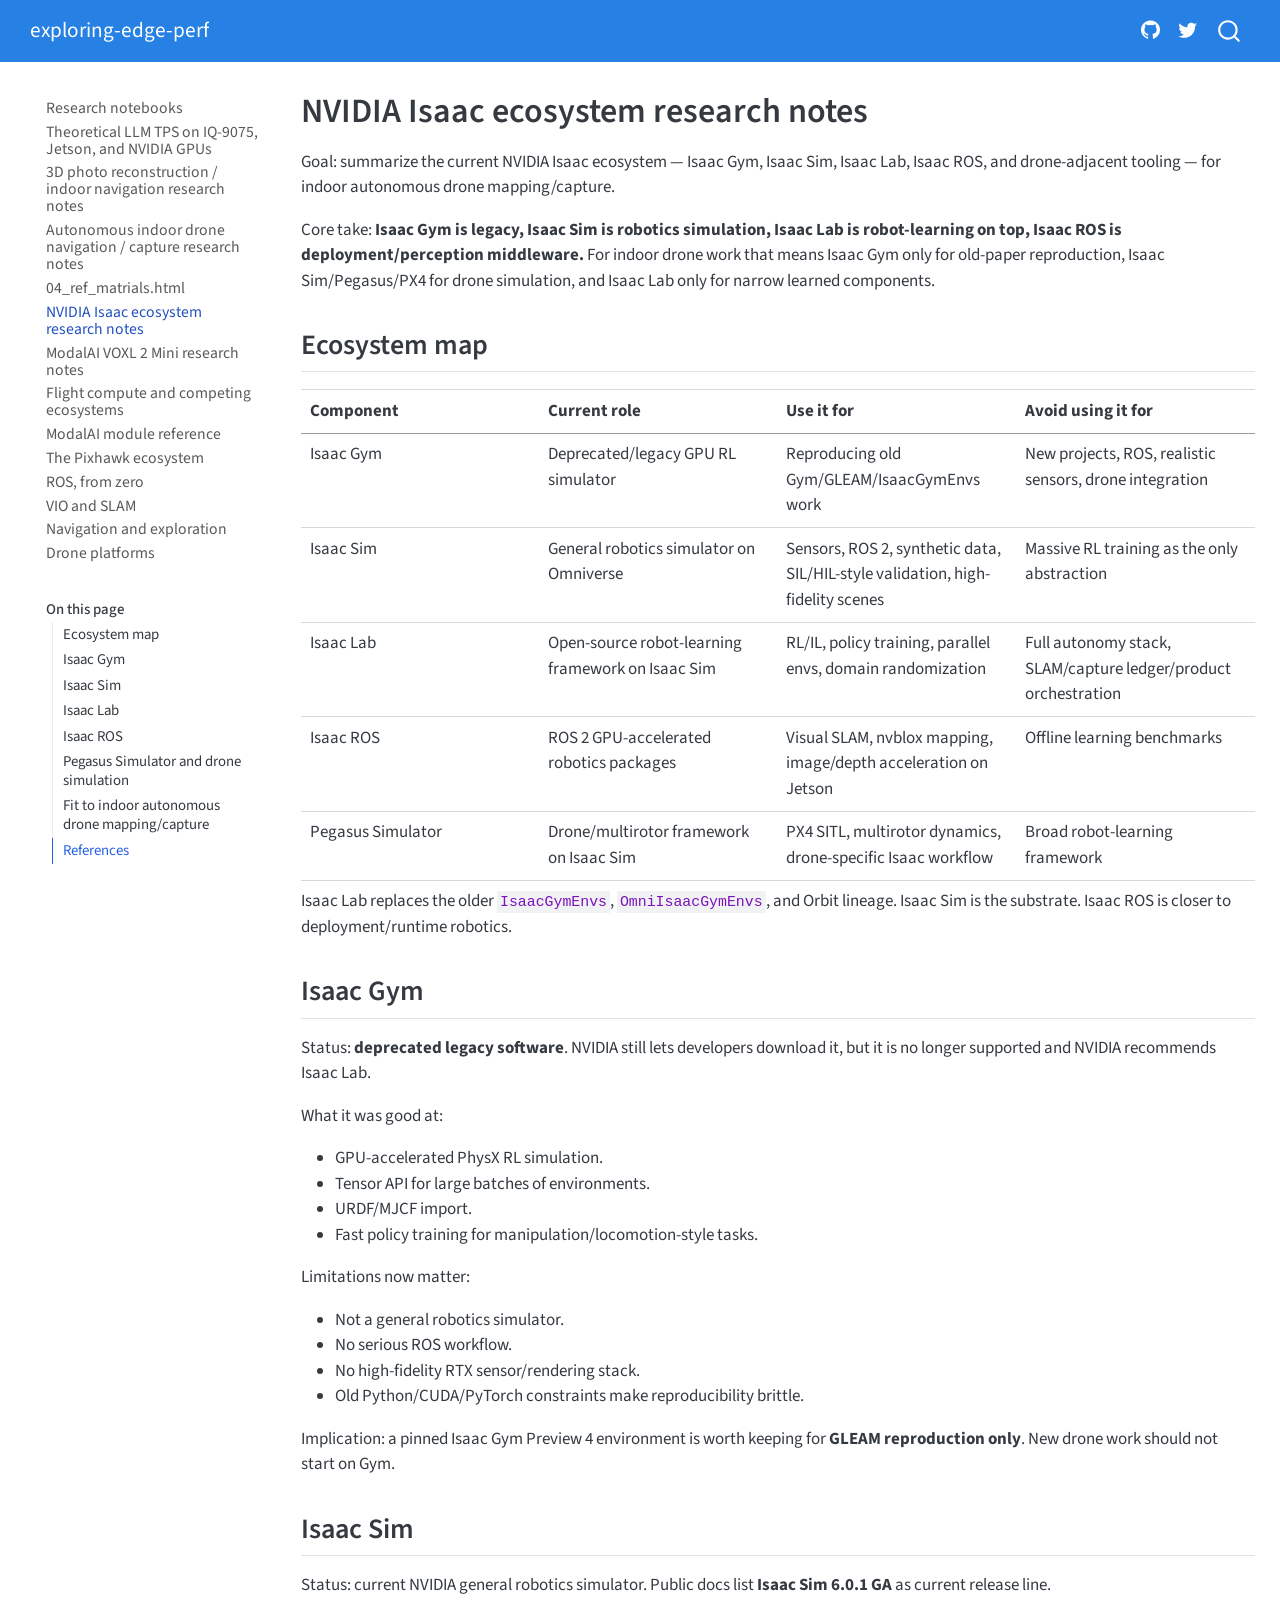
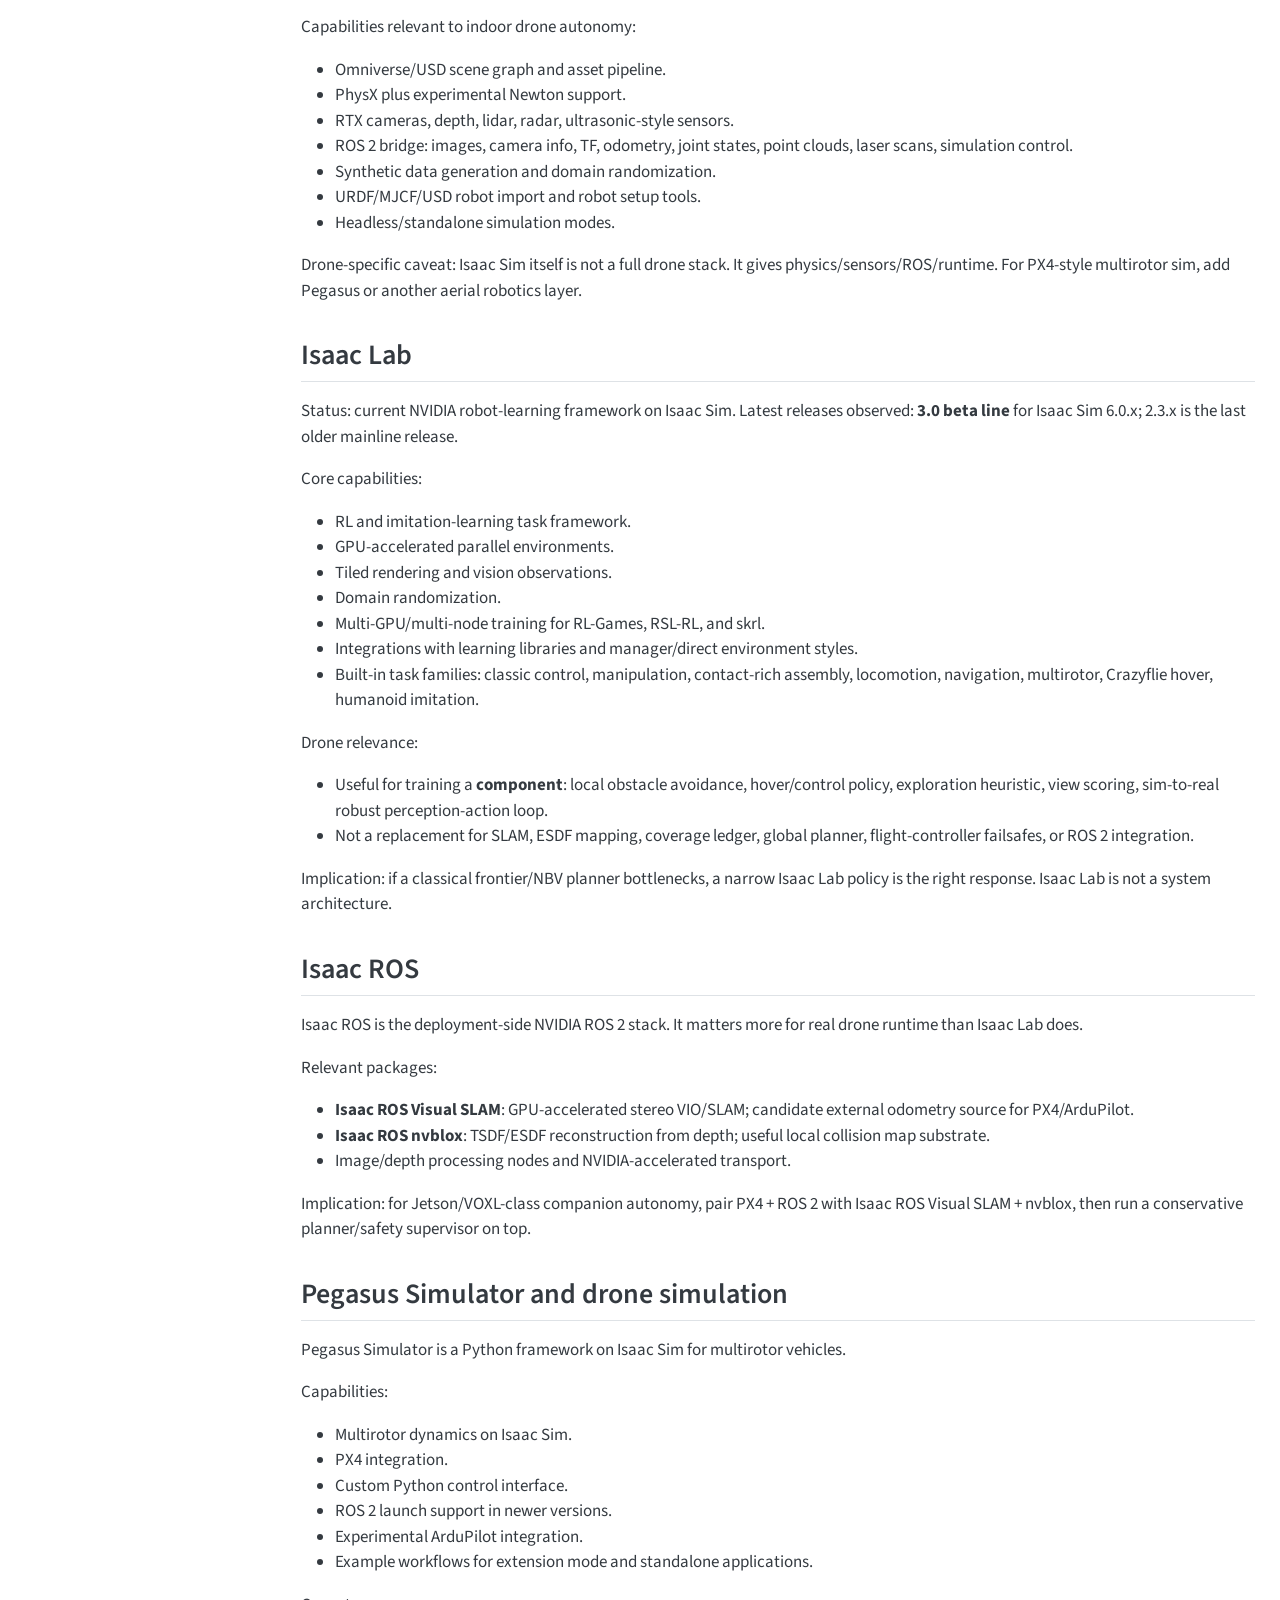
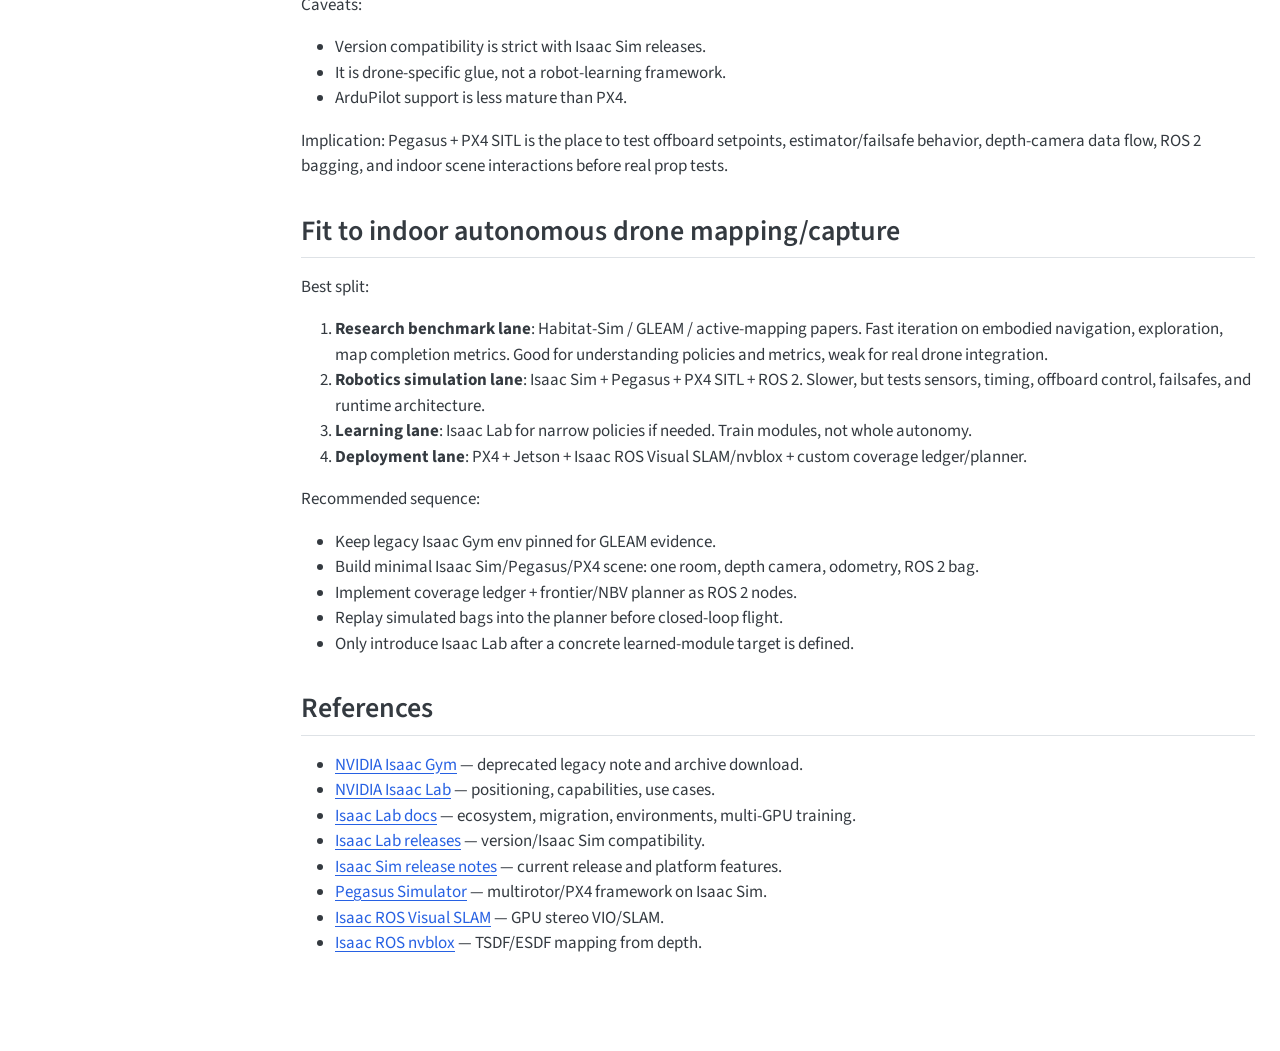
<file: nvidia_isaac_ecosystem.html>
<!DOCTYPE html>
<html xmlns="http://www.w3.org/1999/xhtml" lang="en" xml:lang="en"><head>

<meta charset="utf-8">
<meta name="generator" content="quarto-1.10.18">

<meta name="viewport" content="width=device-width, initial-scale=1.0, user-scalable=yes">


<title>NVIDIA Isaac ecosystem research notes – exploring-edge-perf</title>
<style>
/* Default styles provided by pandoc.
** See https://pandoc.org/MANUAL.html#variables-for-html for config info.
*/
span.smallcaps{font-variant: small-caps;}
div.columns{display: flex; gap: 1.5em;}
div.column{flex: auto;}
@media screen {
div.columns{gap: min(4vw, 1.5em);}
div.column{overflow-x: auto;}
}
div.hanging-indent{margin-left: 1.5em; text-indent: -1.5em;}
ul.task-list{list-style: none;}
ul.task-list li input[type="checkbox"] {
  width: 0.8em;
  margin: 0 0.8em 0.2em -1em; /* quarto-specific, see https://github.com/quarto-dev/quarto-cli/issues/4556 */ 
  vertical-align: middle;
}
</style>


<script src="site_libs/quarto-nav/quarto-nav.js"></script>
<script src="site_libs/quarto-nav/headroom.min.js"></script>
<script src="site_libs/clipboard/clipboard.min.js"></script>
<script src="site_libs/quarto-search/autocomplete.umd.js"></script>
<script src="site_libs/quarto-search/fuse.min.js"></script>
<script src="site_libs/quarto-search/quarto-search.js"></script>
<meta name="quarto:offset" content="./">
<script src="site_libs/quarto-html/quarto.js" type="module"></script>
<script src="site_libs/quarto-html/tabsets/tabsets.js" type="module"></script>
<script src="site_libs/quarto-html/popper.min.js"></script>
<script src="site_libs/quarto-html/tippy.umd.min.js"></script>
<script src="site_libs/quarto-html/anchor.min.js"></script>
<link href="site_libs/quarto-html/tippy.css" rel="stylesheet">
<link href="site_libs/quarto-html/quarto-syntax-highlighting-64a204ab8560d761af7679ceaba22944.css" rel="stylesheet" id="quarto-text-highlighting-styles">
<script src="site_libs/bootstrap/bootstrap.min.js"></script>
<link href="site_libs/bootstrap/bootstrap-icons.css" rel="stylesheet">
<link href="site_libs/bootstrap/bootstrap-d63a2c9c8df14b07662b36303925c8cc.min.css" rel="stylesheet" append-hash="true" id="quarto-bootstrap" data-mode="light">
<script id="quarto-search-options" type="application/json">{
  "location": "navbar",
  "copy-button": false,
  "collapse-after": 3,
  "panel-placement": "end",
  "type": "overlay",
  "limit": 50,
  "keyboard-shortcut": [
    "f",
    "/",
    "s"
  ],
  "show-item-context": false,
  "language": {
    "search-no-results-text": "No results",
    "search-matching-documents-text": "matching documents",
    "search-copy-link-title": "Copy link to search",
    "search-hide-matches-text": "Hide additional matches",
    "search-more-match-text": "more match in this document",
    "search-more-matches-text": "more matches in this document",
    "search-clear-button-title": "Clear",
    "search-text-placeholder": "",
    "search-detached-cancel-button-title": "Cancel",
    "search-submit-button-title": "Submit",
    "search-label": "Search"
  }
}</script>


<link rel="stylesheet" href="styles.css">
<meta property="og:title" content="NVIDIA Isaac ecosystem research notes – exploring-edge-perf">
<meta property="og:description" content="Memory-bandwidth-bound LLM decode TPS estimates and llama.cpp benchmarks">
<meta property="og:site_name" content="exploring-edge-perf">
<meta name="twitter:title" content="NVIDIA Isaac ecosystem research notes – exploring-edge-perf">
<meta name="twitter:description" content="Memory-bandwidth-bound LLM decode TPS estimates and llama.cpp benchmarks">
<meta name="twitter:creator" content="@xl0xl0xl0">
<meta name="twitter:card" content="summary">
</head>

<body class="nav-sidebar floating nav-fixed quarto-light">

<div id="quarto-search-results"></div>
  <header id="quarto-header" class="headroom fixed-top">
    <nav class="navbar navbar-expand-lg " data-bs-theme="dark">
      <div class="navbar-container container-fluid">
      <div class="navbar-brand-container mx-auto">
    <a class="navbar-brand" href="./index.html">
    <span class="navbar-title">exploring-edge-perf</span>
    </a>
  </div>
            <div id="quarto-search" class="" title="Search"></div>
          <button class="navbar-toggler" type="button" data-bs-toggle="collapse" data-bs-target="#navbarCollapse" aria-controls="navbarCollapse" role="menu" aria-expanded="false" aria-label="Toggle navigation" onclick="if (window.quartoToggleHeadroom) { window.quartoToggleHeadroom(); }">
  <span class="navbar-toggler-icon"></span>
</button>
          <div class="collapse navbar-collapse" id="navbarCollapse">
            <ul class="navbar-nav navbar-nav-scroll ms-auto">
  <li class="nav-item compact">
    <a class="nav-link" href="http://github.com/xl0/edge-notes"> <i class="bi bi-github" role="img">
</i> 
<span class="menu-text"></span></a>
  </li>  
  <li class="nav-item compact">
    <a class="nav-link" href="https://twitter.com/xl0xl0xl0"> <i class="bi bi-twitter" role="img">
</i> 
<span class="menu-text"></span></a>
  </li>  
</ul>
          </div> <!-- /navcollapse -->
            <div class="quarto-navbar-tools">
</div>
      </div> <!-- /container-fluid -->
    </nav>
  <nav class="quarto-secondary-nav">
    <div class="container-fluid d-flex">
      <button type="button" class="quarto-btn-toggle btn" data-bs-toggle="collapse" role="button" data-bs-target=".quarto-sidebar-collapse-item" aria-controls="quarto-sidebar" aria-expanded="false" aria-label="Toggle sidebar navigation" onclick="if (window.quartoToggleHeadroom) { window.quartoToggleHeadroom(); }">
        <i class="bi bi-layout-text-sidebar-reverse"></i>
      </button>
        <nav class="quarto-page-breadcrumbs" aria-label="breadcrumb"><ol class="breadcrumb"><li class="breadcrumb-item"><a href="./nvidia_isaac_ecosystem.html">NVIDIA Isaac ecosystem research notes</a></li></ol></nav>
        <a class="flex-grow-1" role="navigation" data-bs-toggle="collapse" data-bs-target=".quarto-sidebar-collapse-item" aria-controls="quarto-sidebar" aria-expanded="false" aria-label="Toggle sidebar navigation" onclick="if (window.quartoToggleHeadroom) { window.quartoToggleHeadroom(); }">      
        </a>
    </div>
  </nav>
</header>
<!-- content -->
<div id="quarto-content" class="quarto-container page-columns page-rows-contents page-layout-full page-navbar">
<!-- sidebar -->
  <nav id="quarto-sidebar" class="sidebar collapse collapse-horizontal quarto-sidebar-collapse-item sidebar-navigation floating overflow-auto">
    <div class="sidebar-menu-container"> 
    <ul class="list-unstyled mt-1">
        <li class="sidebar-item">
  <div class="sidebar-item-container"> 
  <a href="./index.html" class="sidebar-item-text sidebar-link">
 <span class="menu-text">Research notebooks</span></a>
  </div>
</li>
        <li class="sidebar-item">
  <div class="sidebar-item-container"> 
  <a href="./edge_llm_tps.html" class="sidebar-item-text sidebar-link">
 <span class="menu-text">Theoretical LLM TPS on IQ-9075, Jetson, and NVIDIA GPUs</span></a>
  </div>
</li>
        <li class="sidebar-item">
  <div class="sidebar-item-container"> 
  <a href="./3d_photo_reconstruction.html" class="sidebar-item-text sidebar-link">
 <span class="menu-text">3D photo reconstruction / indoor navigation research notes</span></a>
  </div>
</li>
        <li class="sidebar-item">
  <div class="sidebar-item-container"> 
  <a href="./autonomous_drone_navigation.html" class="sidebar-item-text sidebar-link">
 <span class="menu-text">Autonomous indoor drone navigation / capture research notes</span></a>
  </div>
</li>
        <li class="sidebar-item">
  <div class="sidebar-item-container"> 
  <a href="./04_ref_matrials.html" class="sidebar-item-text sidebar-link">
 <span class="menu-text">04_ref_matrials.html</span></a>
  </div>
</li>
        <li class="sidebar-item">
  <div class="sidebar-item-container"> 
  <a href="./nvidia_isaac_ecosystem.html" class="sidebar-item-text sidebar-link active">
 <span class="menu-text">NVIDIA Isaac ecosystem research notes</span></a>
  </div>
</li>
        <li class="sidebar-item">
  <div class="sidebar-item-container"> 
  <a href="./voxl2_mini.html" class="sidebar-item-text sidebar-link">
 <span class="menu-text">ModalAI VOXL 2 Mini research notes</span></a>
  </div>
</li>
        <li class="sidebar-item">
  <div class="sidebar-item-container"> 
  <a href="./flight_compute_landscape.html" class="sidebar-item-text sidebar-link">
 <span class="menu-text">Flight compute and competing ecosystems</span></a>
  </div>
</li>
        <li class="sidebar-item">
  <div class="sidebar-item-container"> 
  <a href="./modalai_modules.html" class="sidebar-item-text sidebar-link">
 <span class="menu-text">ModalAI module reference</span></a>
  </div>
</li>
        <li class="sidebar-item">
  <div class="sidebar-item-container"> 
  <a href="./pixhawk_ecosystem.html" class="sidebar-item-text sidebar-link">
 <span class="menu-text">The Pixhawk ecosystem</span></a>
  </div>
</li>
        <li class="sidebar-item">
  <div class="sidebar-item-container"> 
  <a href="./ros.html" class="sidebar-item-text sidebar-link">
 <span class="menu-text">ROS, from zero</span></a>
  </div>
</li>
        <li class="sidebar-item">
  <div class="sidebar-item-container"> 
  <a href="./vio_slam.html" class="sidebar-item-text sidebar-link">
 <span class="menu-text">VIO and SLAM</span></a>
  </div>
</li>
        <li class="sidebar-item">
  <div class="sidebar-item-container"> 
  <a href="./navigation_exploration.html" class="sidebar-item-text sidebar-link">
 <span class="menu-text">Navigation and exploration</span></a>
  </div>
</li>
        <li class="sidebar-item">
  <div class="sidebar-item-container"> 
  <a href="./platforms.html" class="sidebar-item-text sidebar-link">
 <span class="menu-text">Drone platforms</span></a>
  </div>
</li>
    </ul>
    </div>
    <nav id="TOC" role="doc-toc" class="toc-active">
    <h2 id="toc-title">On this page</h2>
   
  <ul>
  <li><a href="#ecosystem-map" id="toc-ecosystem-map" class="nav-link active" data-scroll-target="#ecosystem-map">Ecosystem map</a></li>
  <li><a href="#isaac-gym" id="toc-isaac-gym" class="nav-link" data-scroll-target="#isaac-gym">Isaac Gym</a></li>
  <li><a href="#isaac-sim" id="toc-isaac-sim" class="nav-link" data-scroll-target="#isaac-sim">Isaac Sim</a></li>
  <li><a href="#isaac-lab" id="toc-isaac-lab" class="nav-link" data-scroll-target="#isaac-lab">Isaac Lab</a></li>
  <li><a href="#isaac-ros" id="toc-isaac-ros" class="nav-link" data-scroll-target="#isaac-ros">Isaac ROS</a></li>
  <li><a href="#pegasus-simulator-and-drone-simulation" id="toc-pegasus-simulator-and-drone-simulation" class="nav-link" data-scroll-target="#pegasus-simulator-and-drone-simulation">Pegasus Simulator and drone simulation</a></li>
  <li><a href="#fit-to-indoor-autonomous-drone-mappingcapture" id="toc-fit-to-indoor-autonomous-drone-mappingcapture" class="nav-link" data-scroll-target="#fit-to-indoor-autonomous-drone-mappingcapture">Fit to indoor autonomous drone mapping/capture</a></li>
  <li><a href="#references" id="toc-references" class="nav-link" data-scroll-target="#references">References</a></li>
  </ul>
</nav>
</nav>
<div id="quarto-sidebar-glass" class="quarto-sidebar-collapse-item" data-bs-toggle="collapse" data-bs-target=".quarto-sidebar-collapse-item"></div>
<!-- margin-sidebar -->
    <div id="quarto-margin-sidebar" class="sidebar margin-sidebar zindex-bottom">
    </div>
<!-- main -->
<main class="content column-page-right" id="quarto-document-content">

<header id="title-block-header" class="quarto-title-block default">
<div class="quarto-title">
<h1 class="title">NVIDIA Isaac ecosystem research notes</h1>
</div>



<div class="quarto-title-meta column-page-right">

    
  
    
  </div>
  


</header>


<!-- WARNING: THIS FILE WAS AUTOGENERATED! DO NOT EDIT! -->
<p>Goal: summarize the current NVIDIA Isaac ecosystem — Isaac Gym, Isaac Sim, Isaac Lab, Isaac ROS, and drone-adjacent tooling — for indoor autonomous drone mapping/capture.</p>
<p>Core take: <strong>Isaac Gym is legacy, Isaac Sim is robotics simulation, Isaac Lab is robot-learning on top, Isaac ROS is deployment/perception middleware.</strong> For indoor drone work that means Isaac Gym only for old-paper reproduction, Isaac Sim/Pegasus/PX4 for drone simulation, and Isaac Lab only for narrow learned components.</p>
<section id="ecosystem-map" class="level2">
<h2 class="anchored" data-anchor-id="ecosystem-map">Ecosystem map</h2>
<table class="caption-top table">
<colgroup>
<col style="width: 25%">
<col style="width: 25%">
<col style="width: 25%">
<col style="width: 25%">
</colgroup>
<thead>
<tr class="header">
<th>Component</th>
<th>Current role</th>
<th>Use it for</th>
<th>Avoid using it for</th>
</tr>
</thead>
<tbody>
<tr class="odd">
<td>Isaac Gym</td>
<td>Deprecated/legacy GPU RL simulator</td>
<td>Reproducing old Gym/GLEAM/IsaacGymEnvs work</td>
<td>New projects, ROS, realistic sensors, drone integration</td>
</tr>
<tr class="even">
<td>Isaac Sim</td>
<td>General robotics simulator on Omniverse</td>
<td>Sensors, ROS 2, synthetic data, SIL/HIL-style validation, high-fidelity scenes</td>
<td>Massive RL training as the only abstraction</td>
</tr>
<tr class="odd">
<td>Isaac Lab</td>
<td>Open-source robot-learning framework on Isaac Sim</td>
<td>RL/IL, policy training, parallel envs, domain randomization</td>
<td>Full autonomy stack, SLAM/capture ledger/product orchestration</td>
</tr>
<tr class="even">
<td>Isaac ROS</td>
<td>ROS 2 GPU-accelerated robotics packages</td>
<td>Visual SLAM, nvblox mapping, image/depth acceleration on Jetson</td>
<td>Offline learning benchmarks</td>
</tr>
<tr class="odd">
<td>Pegasus Simulator</td>
<td>Drone/multirotor framework on Isaac Sim</td>
<td>PX4 SITL, multirotor dynamics, drone-specific Isaac workflow</td>
<td>Broad robot-learning framework</td>
</tr>
</tbody>
</table>
<p>Isaac Lab replaces the older <code>IsaacGymEnvs</code>, <code>OmniIsaacGymEnvs</code>, and Orbit lineage. Isaac Sim is the substrate. Isaac ROS is closer to deployment/runtime robotics.</p>
</section>
<section id="isaac-gym" class="level2">
<h2 class="anchored" data-anchor-id="isaac-gym">Isaac Gym</h2>
<p>Status: <strong>deprecated legacy software</strong>. NVIDIA still lets developers download it, but it is no longer supported and NVIDIA recommends Isaac Lab.</p>
<p>What it was good at:</p>
<ul>
<li>GPU-accelerated PhysX RL simulation.</li>
<li>Tensor API for large batches of environments.</li>
<li>URDF/MJCF import.</li>
<li>Fast policy training for manipulation/locomotion-style tasks.</li>
</ul>
<p>Limitations now matter:</p>
<ul>
<li>Not a general robotics simulator.</li>
<li>No serious ROS workflow.</li>
<li>No high-fidelity RTX sensor/rendering stack.</li>
<li>Old Python/CUDA/PyTorch constraints make reproducibility brittle.</li>
</ul>
<p>Implication: a pinned Isaac Gym Preview 4 environment is worth keeping for <strong>GLEAM reproduction only</strong>. New drone work should not start on Gym.</p>
</section>
<section id="isaac-sim" class="level2">
<h2 class="anchored" data-anchor-id="isaac-sim">Isaac Sim</h2>
<p>Status: current NVIDIA general robotics simulator. Public docs list <strong>Isaac Sim 6.0.1 GA</strong> as current release line.</p>
<p>Capabilities relevant to indoor drone autonomy:</p>
<ul>
<li>Omniverse/USD scene graph and asset pipeline.</li>
<li>PhysX plus experimental Newton support.</li>
<li>RTX cameras, depth, lidar, radar, ultrasonic-style sensors.</li>
<li>ROS 2 bridge: images, camera info, TF, odometry, joint states, point clouds, laser scans, simulation control.</li>
<li>Synthetic data generation and domain randomization.</li>
<li>URDF/MJCF/USD robot import and robot setup tools.</li>
<li>Headless/standalone simulation modes.</li>
</ul>
<p>Drone-specific caveat: Isaac Sim itself is not a full drone stack. It gives physics/sensors/ROS/runtime. For PX4-style multirotor sim, add Pegasus or another aerial robotics layer.</p>
</section>
<section id="isaac-lab" class="level2">
<h2 class="anchored" data-anchor-id="isaac-lab">Isaac Lab</h2>
<p>Status: current NVIDIA robot-learning framework on Isaac Sim. Latest releases observed: <strong>3.0 beta line</strong> for Isaac Sim 6.0.x; 2.3.x is the last older mainline release.</p>
<p>Core capabilities:</p>
<ul>
<li>RL and imitation-learning task framework.</li>
<li>GPU-accelerated parallel environments.</li>
<li>Tiled rendering and vision observations.</li>
<li>Domain randomization.</li>
<li>Multi-GPU/multi-node training for RL-Games, RSL-RL, and skrl.</li>
<li>Integrations with learning libraries and manager/direct environment styles.</li>
<li>Built-in task families: classic control, manipulation, contact-rich assembly, locomotion, navigation, multirotor, Crazyflie hover, humanoid imitation.</li>
</ul>
<p>Drone relevance:</p>
<ul>
<li>Useful for training a <strong>component</strong>: local obstacle avoidance, hover/control policy, exploration heuristic, view scoring, sim-to-real robust perception-action loop.</li>
<li>Not a replacement for SLAM, ESDF mapping, coverage ledger, global planner, flight-controller failsafes, or ROS 2 integration.</li>
</ul>
<p>Implication: if a classical frontier/NBV planner bottlenecks, a narrow Isaac Lab policy is the right response. Isaac Lab is not a system architecture.</p>
</section>
<section id="isaac-ros" class="level2">
<h2 class="anchored" data-anchor-id="isaac-ros">Isaac ROS</h2>
<p>Isaac ROS is the deployment-side NVIDIA ROS 2 stack. It matters more for real drone runtime than Isaac Lab does.</p>
<p>Relevant packages:</p>
<ul>
<li><strong>Isaac ROS Visual SLAM</strong>: GPU-accelerated stereo VIO/SLAM; candidate external odometry source for PX4/ArduPilot.</li>
<li><strong>Isaac ROS nvblox</strong>: TSDF/ESDF reconstruction from depth; useful local collision map substrate.</li>
<li>Image/depth processing nodes and NVIDIA-accelerated transport.</li>
</ul>
<p>Implication: for Jetson/VOXL-class companion autonomy, pair PX4 + ROS 2 with Isaac ROS Visual SLAM + nvblox, then run a conservative planner/safety supervisor on top.</p>
</section>
<section id="pegasus-simulator-and-drone-simulation" class="level2">
<h2 class="anchored" data-anchor-id="pegasus-simulator-and-drone-simulation">Pegasus Simulator and drone simulation</h2>
<p>Pegasus Simulator is a Python framework on Isaac Sim for multirotor vehicles.</p>
<p>Capabilities:</p>
<ul>
<li>Multirotor dynamics on Isaac Sim.</li>
<li>PX4 integration.</li>
<li>Custom Python control interface.</li>
<li>ROS 2 launch support in newer versions.</li>
<li>Experimental ArduPilot integration.</li>
<li>Example workflows for extension mode and standalone applications.</li>
</ul>
<p>Caveats:</p>
<ul>
<li>Version compatibility is strict with Isaac Sim releases.</li>
<li>It is drone-specific glue, not a robot-learning framework.</li>
<li>ArduPilot support is less mature than PX4.</li>
</ul>
<p>Implication: Pegasus + PX4 SITL is the place to test offboard setpoints, estimator/failsafe behavior, depth-camera data flow, ROS 2 bagging, and indoor scene interactions before real prop tests.</p>
</section>
<section id="fit-to-indoor-autonomous-drone-mappingcapture" class="level2">
<h2 class="anchored" data-anchor-id="fit-to-indoor-autonomous-drone-mappingcapture">Fit to indoor autonomous drone mapping/capture</h2>
<p>Best split:</p>
<ol type="1">
<li><strong>Research benchmark lane</strong>: Habitat-Sim / GLEAM / active-mapping papers. Fast iteration on embodied navigation, exploration, map completion metrics. Good for understanding policies and metrics, weak for real drone integration.</li>
<li><strong>Robotics simulation lane</strong>: Isaac Sim + Pegasus + PX4 SITL + ROS 2. Slower, but tests sensors, timing, offboard control, failsafes, and runtime architecture.</li>
<li><strong>Learning lane</strong>: Isaac Lab for narrow policies if needed. Train modules, not whole autonomy.</li>
<li><strong>Deployment lane</strong>: PX4 + Jetson + Isaac ROS Visual SLAM/nvblox + custom coverage ledger/planner.</li>
</ol>
<p>Recommended sequence:</p>
<ul>
<li>Keep legacy Isaac Gym env pinned for GLEAM evidence.</li>
<li>Build minimal Isaac Sim/Pegasus/PX4 scene: one room, depth camera, odometry, ROS 2 bag.</li>
<li>Implement coverage ledger + frontier/NBV planner as ROS 2 nodes.</li>
<li>Replay simulated bags into the planner before closed-loop flight.</li>
<li>Only introduce Isaac Lab after a concrete learned-module target is defined.</li>
</ul>
</section>
<section id="references" class="level2">
<h2 class="anchored" data-anchor-id="references">References</h2>
<ul>
<li><a href="https://developer.nvidia.com/isaac-gym">NVIDIA Isaac Gym</a> — deprecated legacy note and archive download.</li>
<li><a href="https://developer.nvidia.com/isaac/lab">NVIDIA Isaac Lab</a> — positioning, capabilities, use cases.</li>
<li><a href="https://isaac-sim.github.io/IsaacLab/">Isaac Lab docs</a> — ecosystem, migration, environments, multi-GPU training.</li>
<li><a href="https://github.com/isaac-sim/IsaacLab/releases">Isaac Lab releases</a> — version/Isaac Sim compatibility.</li>
<li><a href="https://docs.isaacsim.omniverse.nvidia.com/latest/overview/release_notes.html">Isaac Sim release notes</a> — current release and platform features.</li>
<li><a href="https://pegasussimulator.github.io/PegasusSimulator/">Pegasus Simulator</a> — multirotor/PX4 framework on Isaac Sim.</li>
<li><a href="https://github.com/NVIDIA-ISAAC-ROS/isaac_ros_visual_slam">Isaac ROS Visual SLAM</a> — GPU stereo VIO/SLAM.</li>
<li><a href="https://github.com/NVIDIA-ISAAC-ROS/isaac_ros_nvblox">Isaac ROS nvblox</a> — TSDF/ESDF mapping from depth.</li>
</ul>


</section>

</main> <!-- /main -->
<script id="quarto-html-after-body" type="application/javascript">
  window.document.addEventListener("DOMContentLoaded", function (event) {
    const icon = "";
    const anchorJS = new window.AnchorJS();
    anchorJS.options = {
      placement: 'right',
      icon: icon
    };
    anchorJS.add('.anchored');
    const isCodeAnnotation = (el) => {
      for (const clz of el.classList) {
        if (clz.startsWith('code-annotation-')) {                     
          return true;
        }
      }
      return false;
    }
    const onCopySuccess = function(e) {
      // button target
      const button = e.trigger;
      // don't keep focus
      button.blur();
      // flash "checked"
      button.classList.add('code-copy-button-checked');
      var currentTitle = button.getAttribute("title");
      button.setAttribute("title", "Copied!");
      let tooltip;
      if (window.bootstrap) {
        button.setAttribute("data-bs-toggle", "tooltip");
        button.setAttribute("data-bs-placement", "left");
        button.setAttribute("data-bs-title", "Copied!");
        tooltip = new bootstrap.Tooltip(button, 
          { trigger: "manual", 
            customClass: "code-copy-button-tooltip",
            offset: [0, -8]});
        tooltip.show();    
      }
      setTimeout(function() {
        if (tooltip) {
          tooltip.hide();
          button.removeAttribute("data-bs-title");
          button.removeAttribute("data-bs-toggle");
          button.removeAttribute("data-bs-placement");
        }
        button.setAttribute("title", currentTitle);
        button.classList.remove('code-copy-button-checked');
      }, 1000);
      // clear code selection
      e.clearSelection();
    }
    const getTextToCopy = function(trigger) {
      const outerScaffold = trigger.parentElement.cloneNode(true);
      const codeEl = outerScaffold.querySelector('code');
      for (const childEl of codeEl.children) {
        if (isCodeAnnotation(childEl)) {
          childEl.remove();
        }
      }
      return codeEl.innerText;
    }
    const clipboard = new window.ClipboardJS('.code-copy-button:not([data-in-quarto-modal])', {
      text: getTextToCopy
    });
    clipboard.on('success', onCopySuccess);
    if (window.document.getElementById('quarto-embedded-source-code-modal')) {
      const clipboardModal = new window.ClipboardJS('.code-copy-button[data-in-quarto-modal]', {
        text: getTextToCopy,
        container: window.document.getElementById('quarto-embedded-source-code-modal')
      });
      clipboardModal.on('success', onCopySuccess);
    }
      var localhostRegex = new RegExp(/^(?:http|https):\/\/localhost\:?[0-9]*\//);
      var mailtoRegex = new RegExp(/^mailto:/);
        var filterRegex = new RegExp("https:\/\/xl0\.github\.io\/exploring-edge-perf");
      var isInternal = (href) => {
          return filterRegex.test(href) || localhostRegex.test(href) || mailtoRegex.test(href);
      }
      // Inspect non-navigation links and adorn them if external
     var links = window.document.querySelectorAll('a[href]:not(.nav-link):not(.navbar-brand):not(.toc-action):not(.sidebar-link):not(.sidebar-item-toggle):not(.pagination-link):not(.no-external):not([aria-hidden]):not(.dropdown-item):not(.quarto-navigation-tool):not(.about-link)');
      for (var i=0; i<links.length; i++) {
        const link = links[i];
        if (!isInternal(link.href)) {
          // undo the damage that might have been done by quarto-nav.js in the case of
          // links that we want to consider external
          if (link.dataset.originalHref !== undefined) {
            link.href = link.dataset.originalHref;
          }
        }
      }
    function tippyHover(el, contentFn, onTriggerFn, onUntriggerFn) {
      const config = {
        allowHTML: true,
        maxWidth: 500,
        delay: 100,
        arrow: false,
        appendTo: function(el) {
            return el.parentElement;
        },
        interactive: true,
        interactiveBorder: 10,
        theme: 'quarto',
        placement: 'bottom-start',
      };
      if (contentFn) {
        config.content = contentFn;
      }
      if (onTriggerFn) {
        config.onTrigger = onTriggerFn;
      }
      if (onUntriggerFn) {
        config.onUntrigger = onUntriggerFn;
      }
      window.tippy(el, config); 
    }
    const noterefs = window.document.querySelectorAll('a[role="doc-noteref"]');
    for (var i=0; i<noterefs.length; i++) {
      const ref = noterefs[i];
      tippyHover(ref, function() {
        // use id or data attribute instead here
        let href = ref.getAttribute('data-footnote-href') || ref.getAttribute('href');
        try { href = new URL(href).hash; } catch {}
        const id = href.replace(/^#\/?/, "");
        const note = window.document.getElementById(id);
        if (note) {
          return note.innerHTML;
        } else {
          return "";
        }
      });
    }
    const xrefs = window.document.querySelectorAll('a.quarto-xref');
    const processXRef = (id, note) => {
      // Strip column container classes
      const stripColumnClz = (el) => {
        el.classList.remove("page-full", "page-columns");
        if (el.children) {
          for (const child of el.children) {
            stripColumnClz(child);
          }
        }
      }
      stripColumnClz(note)
      if (id === null || id.startsWith('sec-')) {
        // Special case sections, only their first couple elements
        const container = document.createElement("div");
        if (note.children && note.children.length > 2) {
          container.appendChild(note.children[0].cloneNode(true));
          for (let i = 1; i < note.children.length; i++) {
            const child = note.children[i];
            if (child.tagName === "P" && child.innerText === "") {
              continue;
            } else {
              container.appendChild(child.cloneNode(true));
              break;
            }
          }
          if (window.Quarto?.typesetMath) {
            window.Quarto.typesetMath(container);
          }
          return container.innerHTML
        } else {
          if (window.Quarto?.typesetMath) {
            window.Quarto.typesetMath(note);
          }
          return note.innerHTML;
        }
      } else {
        // Remove any anchor links if they are present
        const anchorLink = note.querySelector('a.anchorjs-link');
        if (anchorLink) {
          anchorLink.remove();
        }
        if (window.Quarto?.typesetMath) {
          window.Quarto.typesetMath(note);
        }
        if (note.classList.contains("callout")) {
          return note.outerHTML;
        } else {
          return note.innerHTML;
        }
      }
    }
    for (var i=0; i<xrefs.length; i++) {
      const xref = xrefs[i];
      tippyHover(xref, undefined, function(instance) {
        instance.disable();
        let url = xref.getAttribute('href');
        let hash = undefined; 
        if (url.startsWith('#')) {
          hash = url;
        } else {
          try { hash = new URL(url).hash; } catch {}
        }
        if (hash) {
          const id = hash.replace(/^#\/?/, "");
          const note = window.document.getElementById(id);
          if (note !== null) {
            try {
              const html = processXRef(id, note.cloneNode(true));
              instance.setContent(html);
            } finally {
              instance.enable();
              instance.show();
            }
          } else {
            // See if we can fetch this
            fetch(url.split('#')[0])
            .then(res => res.text())
            .then(html => {
              const parser = new DOMParser();
              const htmlDoc = parser.parseFromString(html, "text/html");
              const note = htmlDoc.getElementById(id);
              if (note !== null) {
                const html = processXRef(id, note);
                instance.setContent(html);
              } 
            }).finally(() => {
              instance.enable();
              instance.show();
            });
          }
        } else {
          // See if we can fetch a full url (with no hash to target)
          // This is a special case and we should probably do some content thinning / targeting
          fetch(url)
          .then(res => res.text())
          .then(html => {
            const parser = new DOMParser();
            const htmlDoc = parser.parseFromString(html, "text/html");
            const note = htmlDoc.querySelector('main.content');
            if (note !== null) {
              // This should only happen for chapter cross references
              // (since there is no id in the URL)
              // remove the first header
              if (note.children.length > 0 && note.children[0].tagName === "HEADER") {
                note.children[0].remove();
              }
              const html = processXRef(null, note);
              instance.setContent(html);
            } 
          }).finally(() => {
            instance.enable();
            instance.show();
          });
        }
      }, function(instance) {
      });
    }
        let selectedAnnoteEl;
        const selectorForAnnotation = ( cell, annotation) => {
          let cellAttr = 'data-code-cell="' + cell + '"';
          let lineAttr = 'data-code-annotation="' +  annotation + '"';
          const selector = 'span[' + cellAttr + '][' + lineAttr + ']';
          return selector;
        }
        const selectCodeLines = (annoteEl) => {
          const doc = window.document;
          const targetCell = annoteEl.getAttribute("data-target-cell");
          const targetAnnotation = annoteEl.getAttribute("data-target-annotation");
          const annoteSpan = window.document.querySelector(selectorForAnnotation(targetCell, targetAnnotation));
          const lines = annoteSpan.getAttribute("data-code-lines").split(",");
          const lineIds = lines.map((line) => {
            return targetCell + "-" + line;
          })
          let top = null;
          let height = null;
          let parent = null;
          if (lineIds.length > 0) {
              //compute the position of the single el (top and bottom and make a div)
              const el = window.document.getElementById(lineIds[0]);
              top = el.offsetTop;
              height = el.offsetHeight;
              parent = el.parentElement.parentElement;
            if (lineIds.length > 1) {
              const lastEl = window.document.getElementById(lineIds[lineIds.length - 1]);
              const bottom = lastEl.offsetTop + lastEl.offsetHeight;
              height = bottom - top;
            }
            if (top !== null && height !== null && parent !== null) {
              // cook up a div (if necessary) and position it 
              let div = window.document.getElementById("code-annotation-line-highlight");
              if (div === null) {
                div = window.document.createElement("div");
                div.setAttribute("id", "code-annotation-line-highlight");
                div.style.position = 'absolute';
                parent.appendChild(div);
              }
              div.style.top = top - 2 + "px";
              div.style.height = height + 4 + "px";
              div.style.left = 0;
              let gutterDiv = window.document.getElementById("code-annotation-line-highlight-gutter");
              if (gutterDiv === null) {
                gutterDiv = window.document.createElement("div");
                gutterDiv.setAttribute("id", "code-annotation-line-highlight-gutter");
                gutterDiv.style.position = 'absolute';
                const codeCell = window.document.getElementById(targetCell);
                const gutter = codeCell.querySelector('.code-annotation-gutter');
                gutter.appendChild(gutterDiv);
              }
              gutterDiv.style.top = top - 2 + "px";
              gutterDiv.style.height = height + 4 + "px";
            }
            selectedAnnoteEl = annoteEl;
          }
        };
        const unselectCodeLines = () => {
          const elementsIds = ["code-annotation-line-highlight", "code-annotation-line-highlight-gutter"];
          elementsIds.forEach((elId) => {
            const div = window.document.getElementById(elId);
            if (div) {
              div.remove();
            }
          });
          selectedAnnoteEl = undefined;
        };
          // Handle positioning of the toggle
      window.addEventListener(
        "resize",
        throttle(() => {
          elRect = undefined;
          if (selectedAnnoteEl) {
            selectCodeLines(selectedAnnoteEl);
          }
        }, 10)
      );
      function throttle(fn, ms) {
      let throttle = false;
      let timer;
        return (...args) => {
          if(!throttle) { // first call gets through
              fn.apply(this, args);
              throttle = true;
          } else { // all the others get throttled
              if(timer) clearTimeout(timer); // cancel #2
              timer = setTimeout(() => {
                fn.apply(this, args);
                timer = throttle = false;
              }, ms);
          }
        };
      }
        // Attach click handler to the DT
        const annoteDls = window.document.querySelectorAll('dt[data-target-cell]');
        for (const annoteDlNode of annoteDls) {
          annoteDlNode.addEventListener('click', (event) => {
            const clickedEl = event.target;
            if (clickedEl !== selectedAnnoteEl) {
              unselectCodeLines();
              const activeEl = window.document.querySelector('dt[data-target-cell].code-annotation-active');
              if (activeEl) {
                activeEl.classList.remove('code-annotation-active');
              }
              selectCodeLines(clickedEl);
              clickedEl.classList.add('code-annotation-active');
            } else {
              // Unselect the line
              unselectCodeLines();
              clickedEl.classList.remove('code-annotation-active');
            }
          });
        }
    const findCites = (el) => {
      const parentEl = el.parentElement;
      if (parentEl) {
        const cites = parentEl.dataset.cites;
        if (cites) {
          return {
            el,
            cites: cites.split(' ')
          };
        } else {
          return findCites(el.parentElement)
        }
      } else {
        return undefined;
      }
    };
    var bibliorefs = window.document.querySelectorAll('a[role="doc-biblioref"]');
    for (var i=0; i<bibliorefs.length; i++) {
      const ref = bibliorefs[i];
      const citeInfo = findCites(ref);
      if (citeInfo) {
        tippyHover(citeInfo.el, function() {
          var popup = window.document.createElement('div');
          citeInfo.cites.forEach(function(cite) {
            var citeDiv = window.document.createElement('div');
            citeDiv.classList.add('hanging-indent');
            citeDiv.classList.add('csl-entry');
            var biblioDiv = window.document.getElementById('ref-' + cite);
            if (biblioDiv) {
              citeDiv.innerHTML = biblioDiv.innerHTML;
            }
            popup.appendChild(citeDiv);
          });
          return popup.innerHTML;
        });
      }
    }
  });
  </script>
</div> <!-- /content -->




</body></html>
</file>
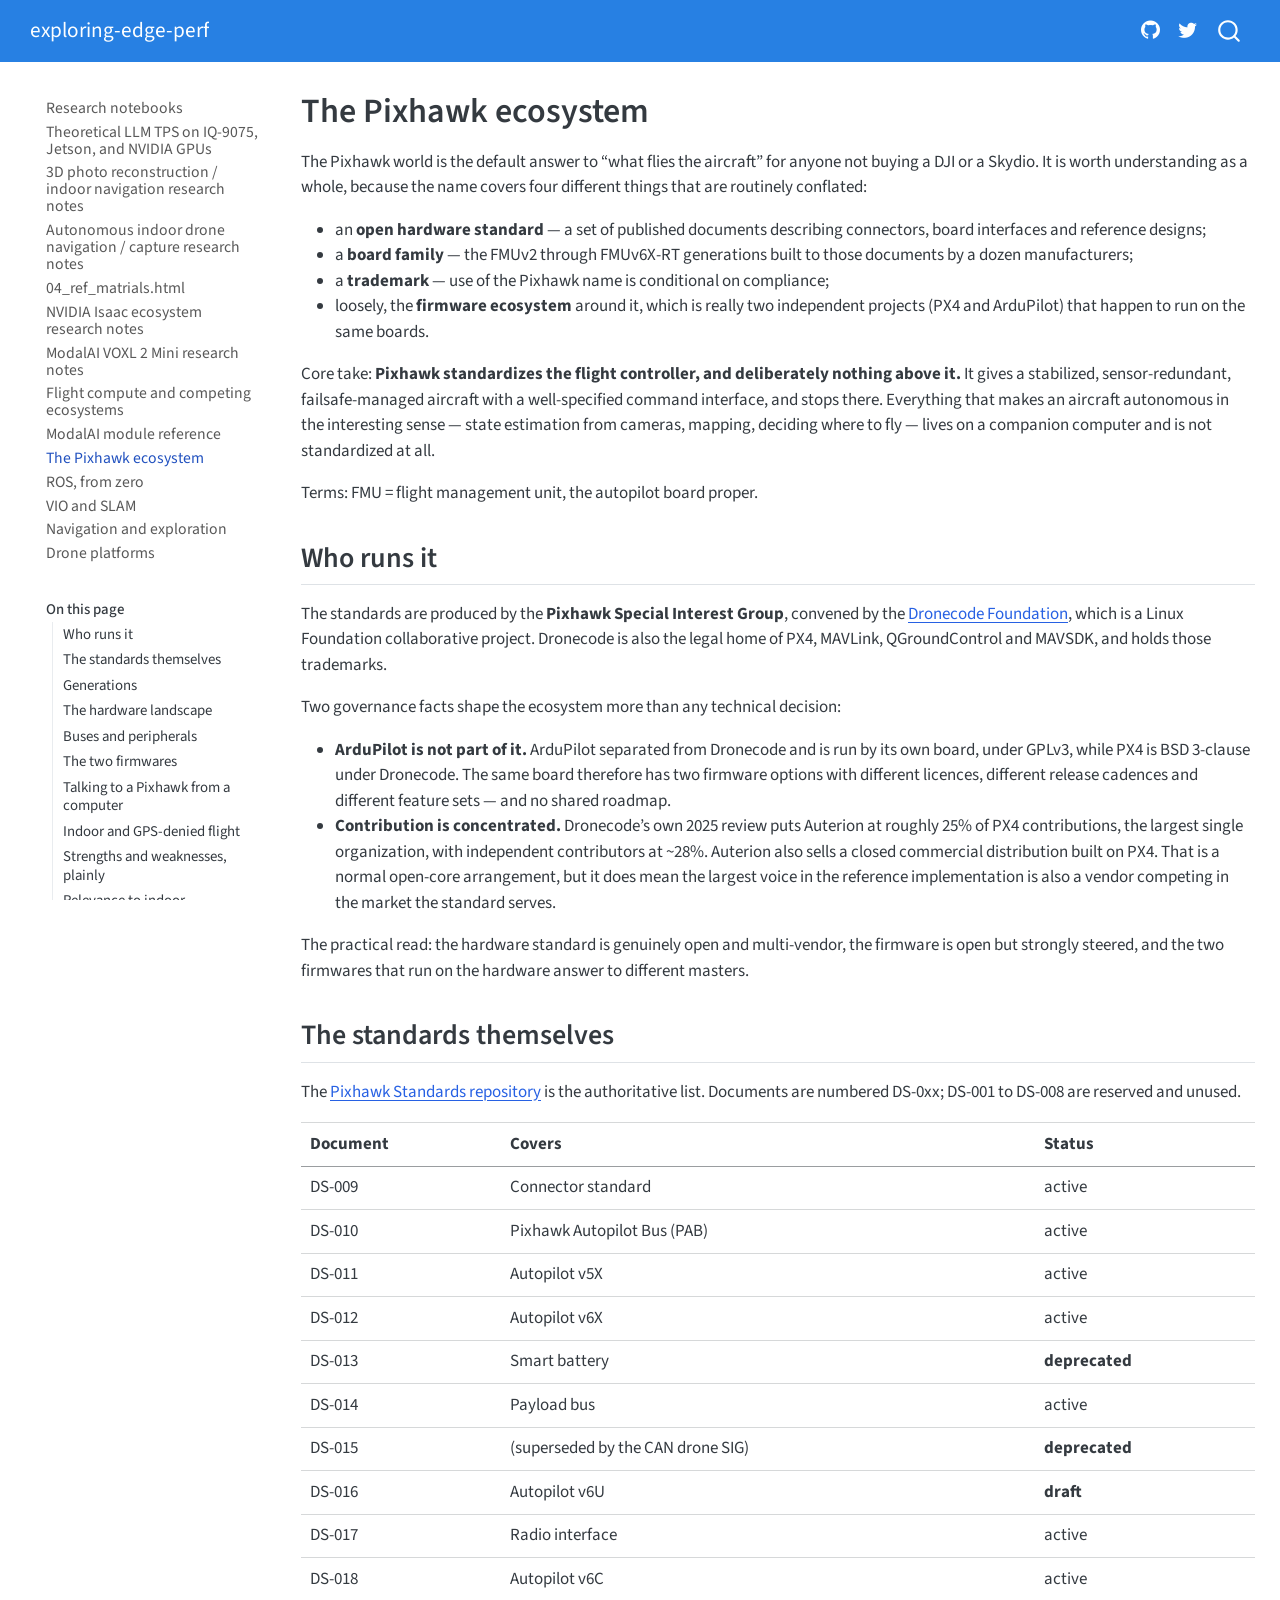
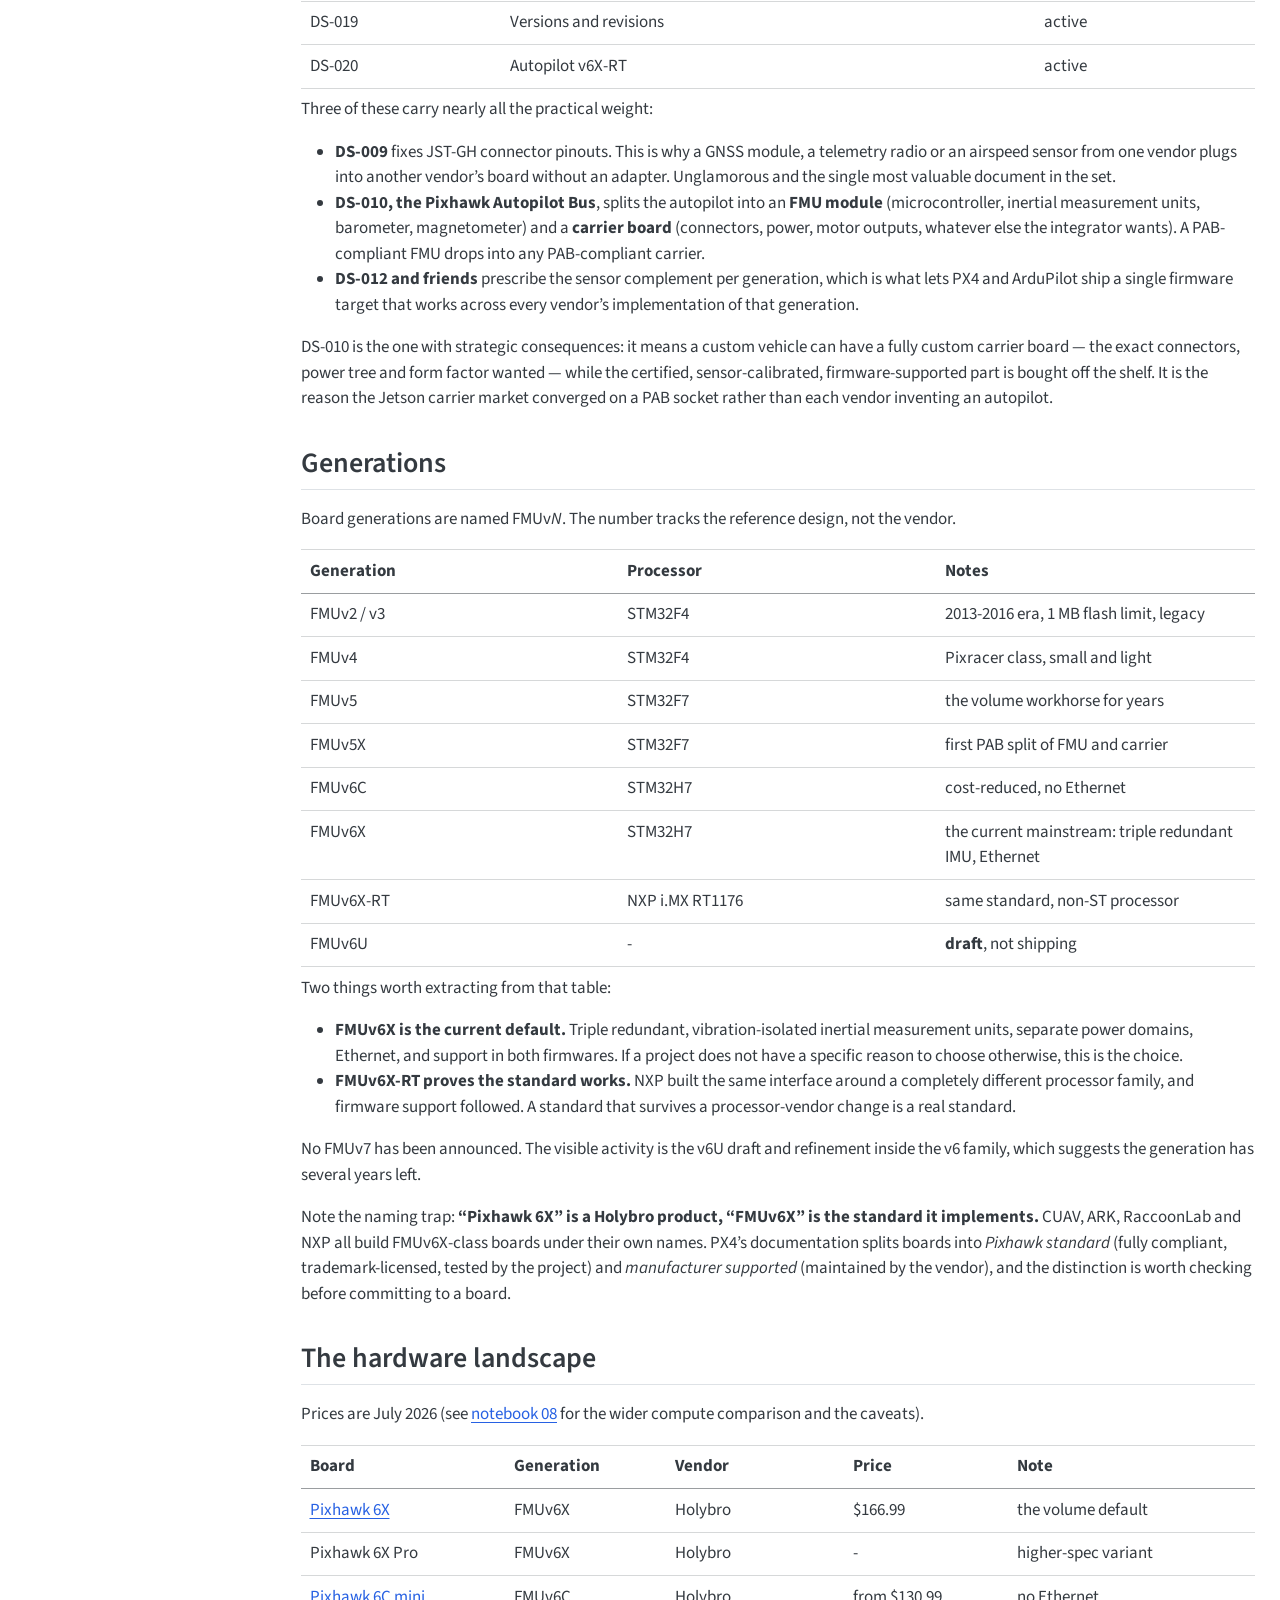
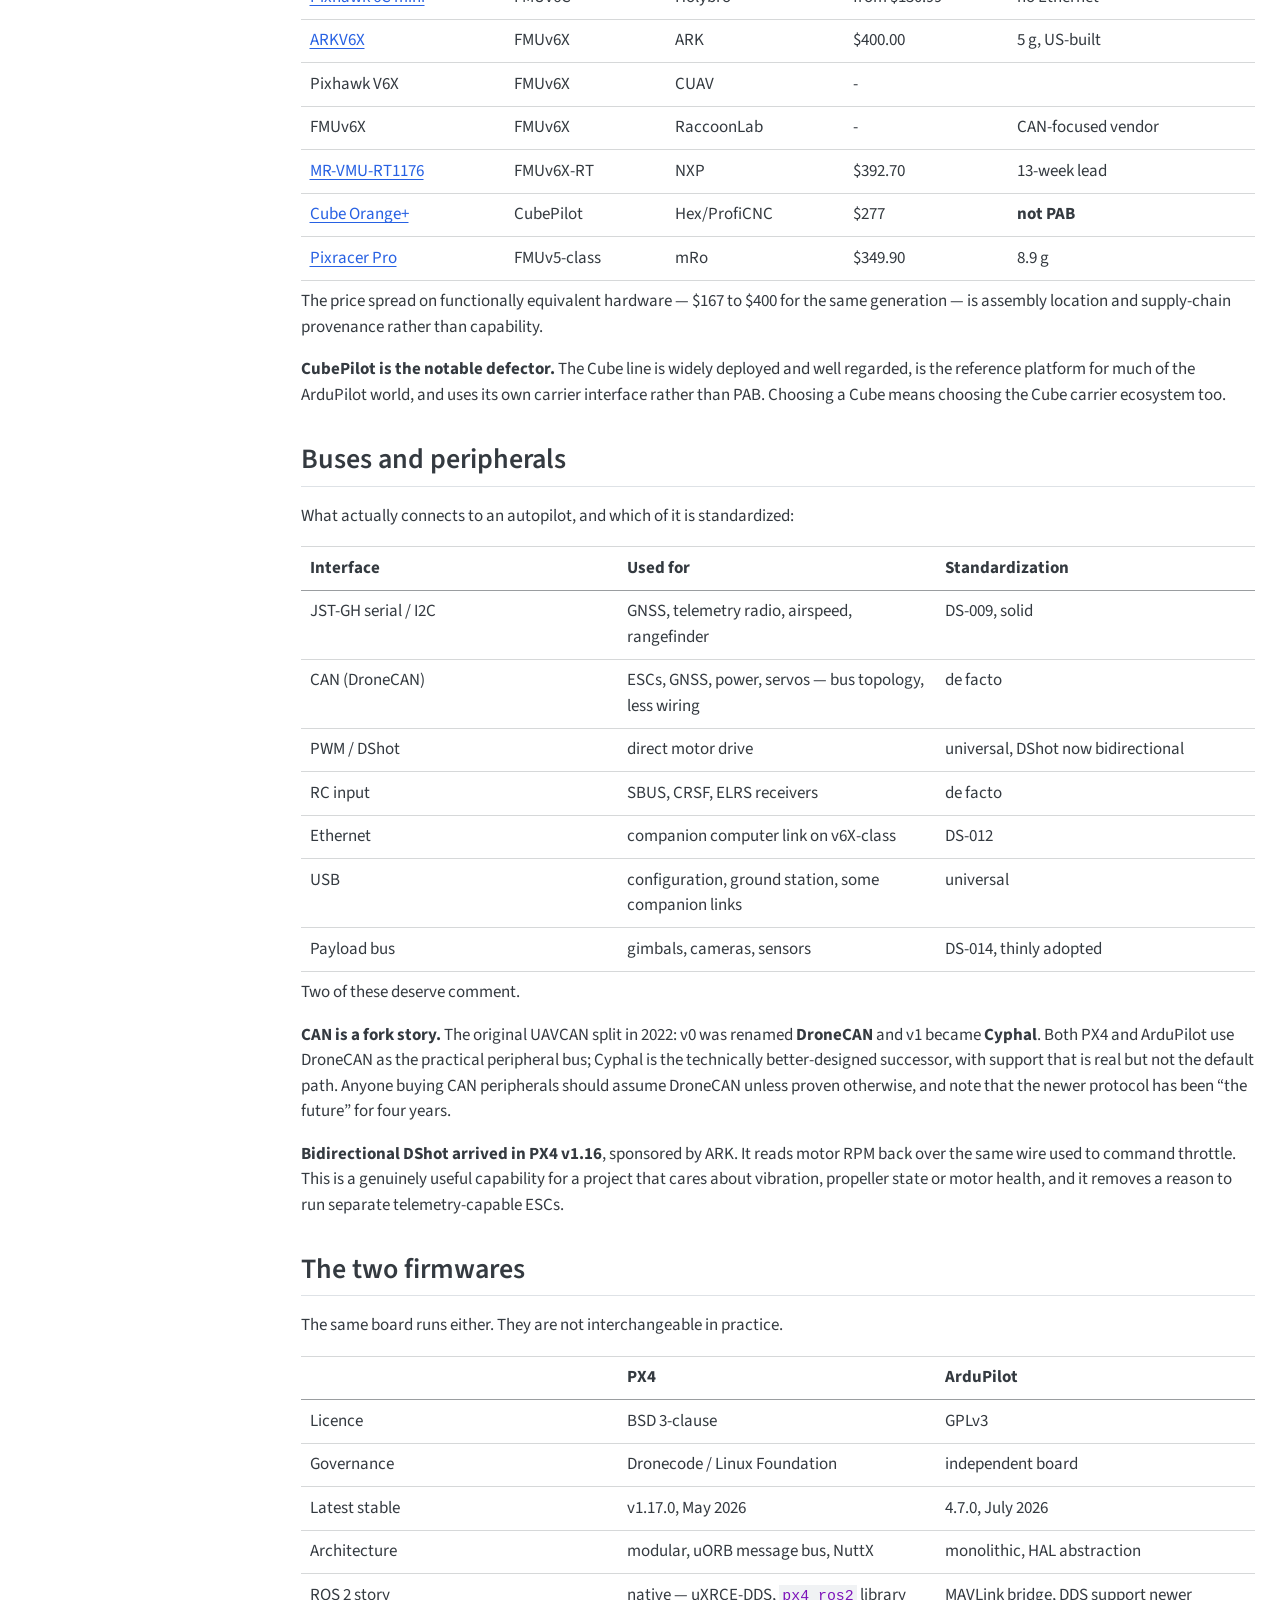
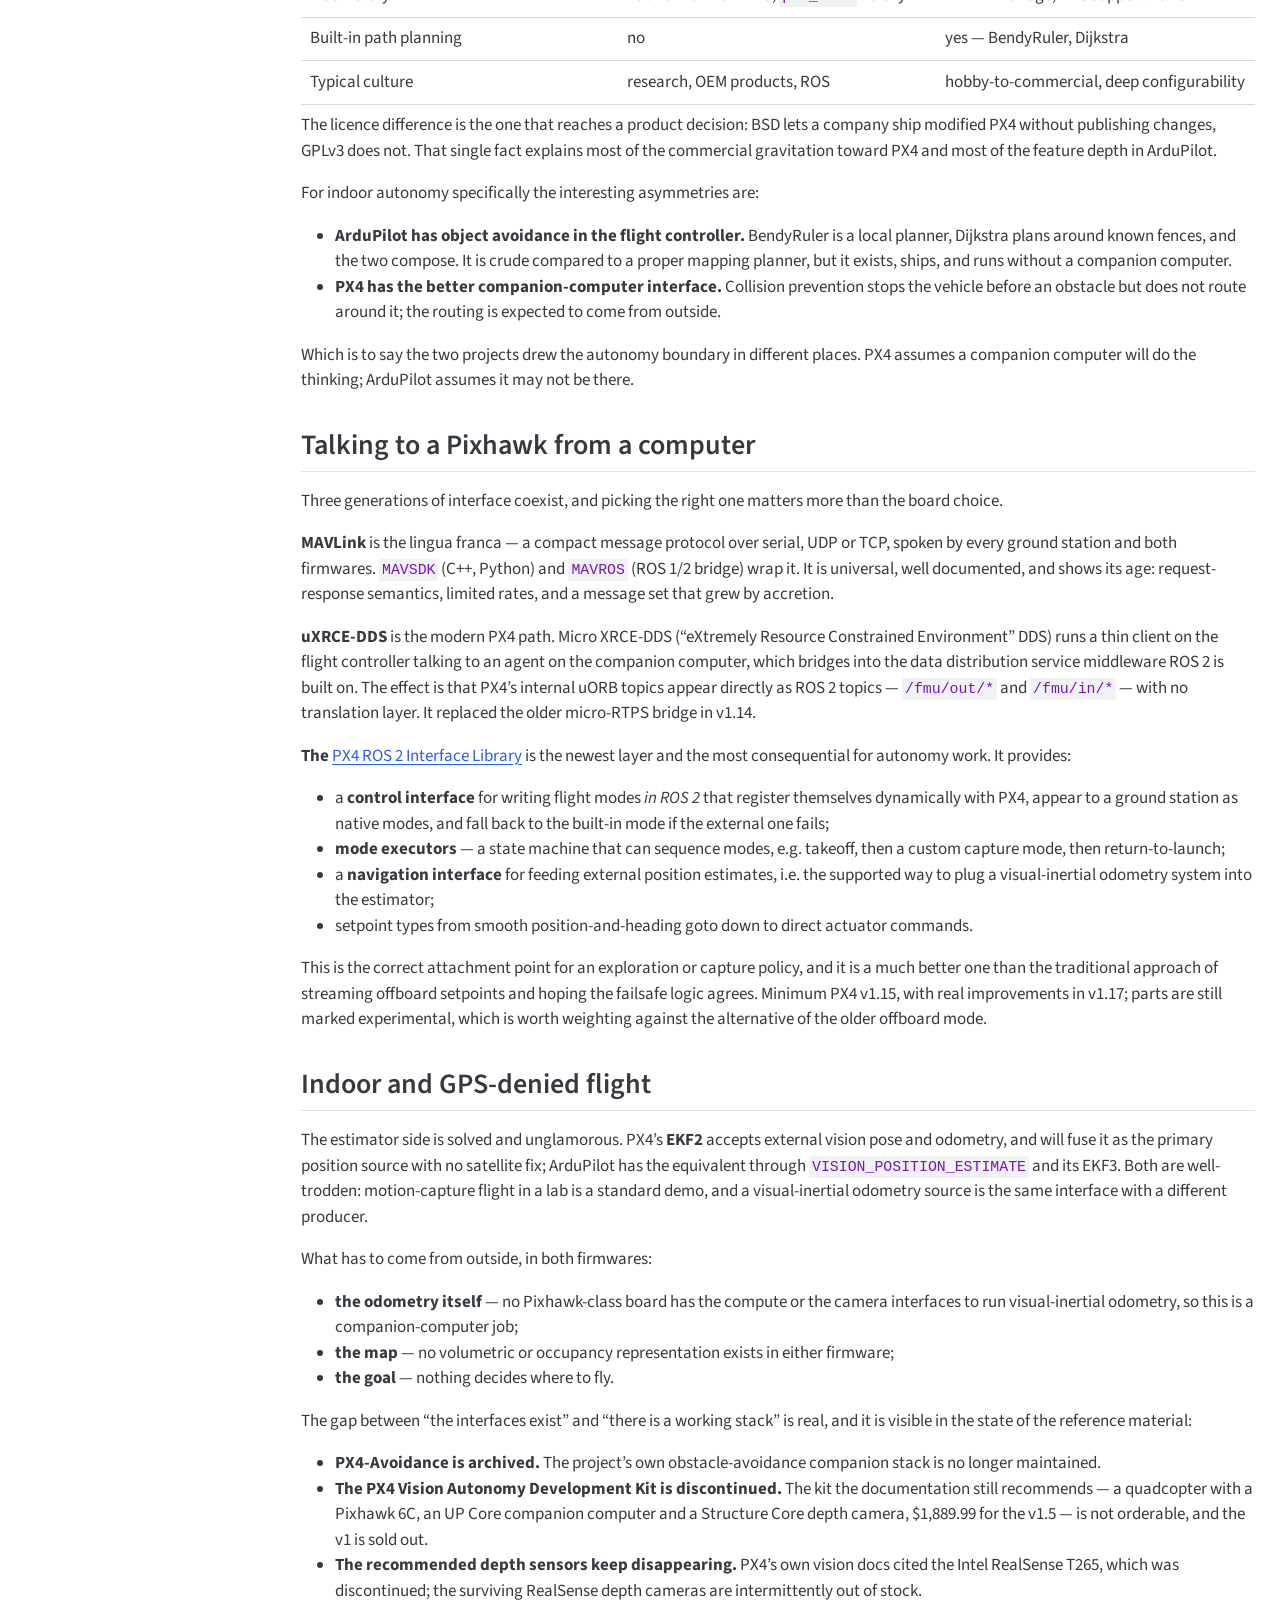
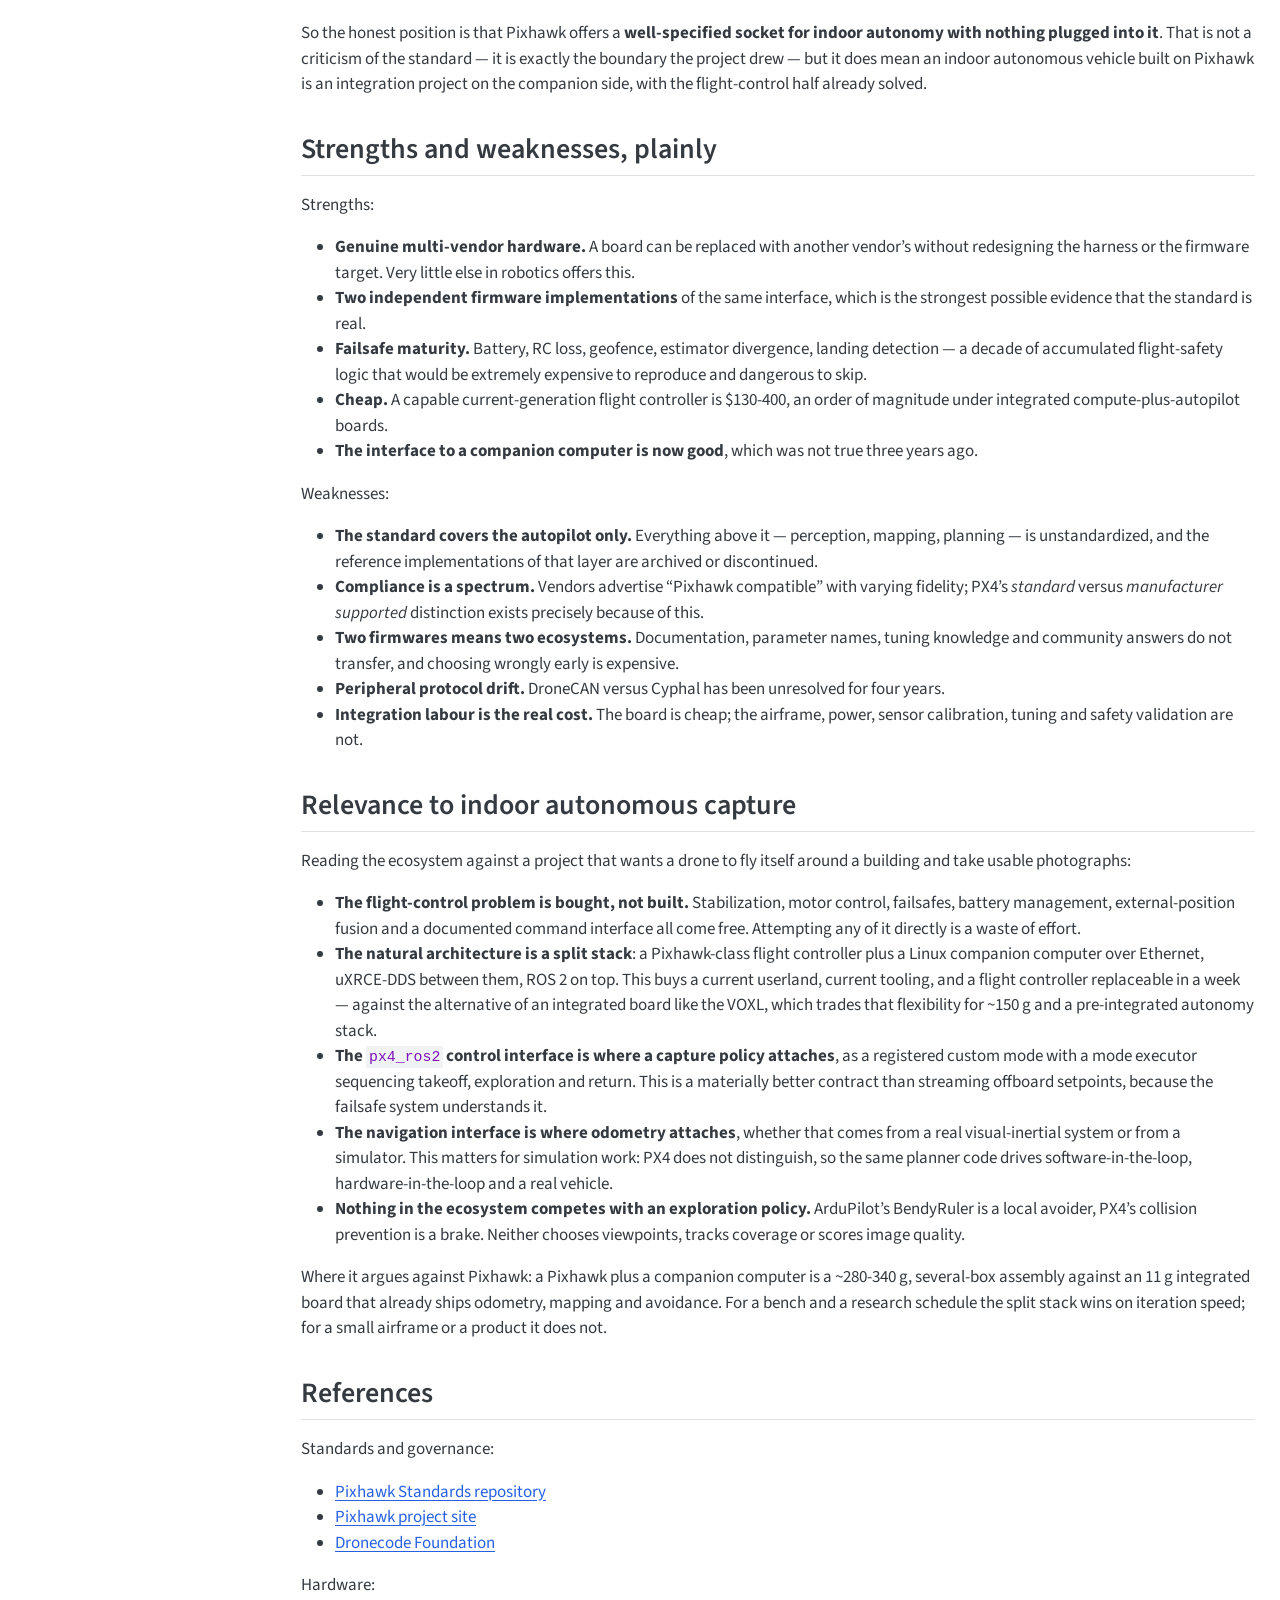
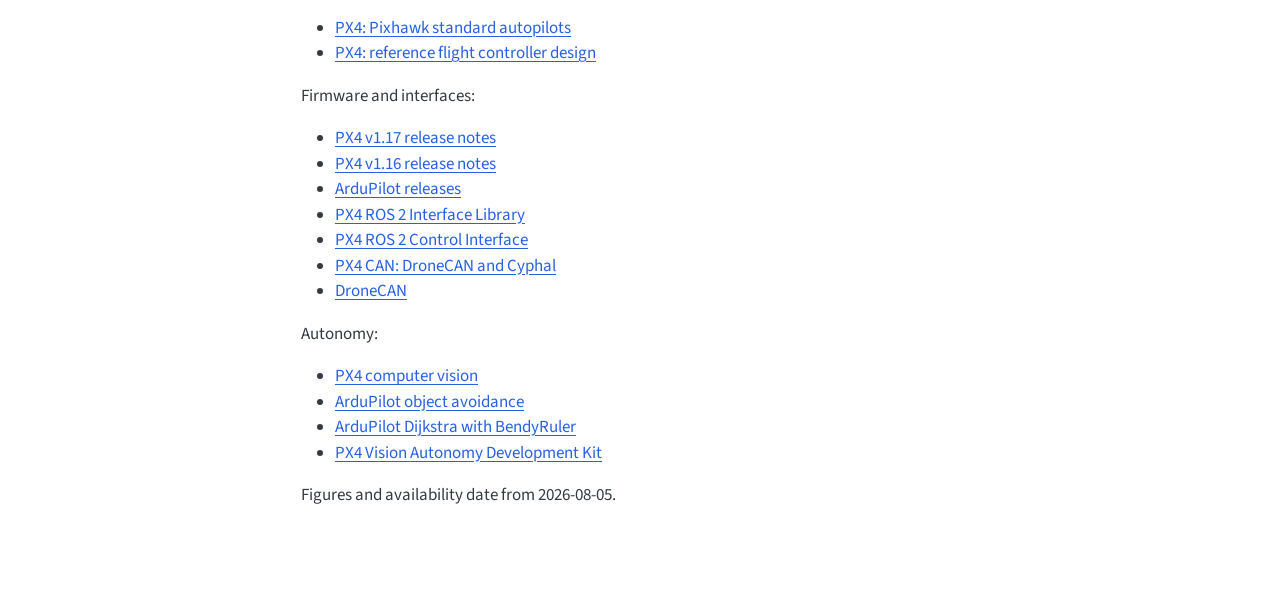
<file: pixhawk_ecosystem.html>
<!DOCTYPE html>
<html xmlns="http://www.w3.org/1999/xhtml" lang="en" xml:lang="en"><head>

<meta charset="utf-8">
<meta name="generator" content="quarto-1.10.18">

<meta name="viewport" content="width=device-width, initial-scale=1.0, user-scalable=yes">


<title>The Pixhawk ecosystem – exploring-edge-perf</title>
<style>
/* Default styles provided by pandoc.
** See https://pandoc.org/MANUAL.html#variables-for-html for config info.
*/
span.smallcaps{font-variant: small-caps;}
div.columns{display: flex; gap: 1.5em;}
div.column{flex: auto;}
@media screen {
div.columns{gap: min(4vw, 1.5em);}
div.column{overflow-x: auto;}
}
div.hanging-indent{margin-left: 1.5em; text-indent: -1.5em;}
ul.task-list{list-style: none;}
ul.task-list li input[type="checkbox"] {
  width: 0.8em;
  margin: 0 0.8em 0.2em -1em; /* quarto-specific, see https://github.com/quarto-dev/quarto-cli/issues/4556 */ 
  vertical-align: middle;
}
</style>


<script src="site_libs/quarto-nav/quarto-nav.js"></script>
<script src="site_libs/quarto-nav/headroom.min.js"></script>
<script src="site_libs/clipboard/clipboard.min.js"></script>
<script src="site_libs/quarto-search/autocomplete.umd.js"></script>
<script src="site_libs/quarto-search/fuse.min.js"></script>
<script src="site_libs/quarto-search/quarto-search.js"></script>
<meta name="quarto:offset" content="./">
<script src="site_libs/quarto-html/quarto.js" type="module"></script>
<script src="site_libs/quarto-html/tabsets/tabsets.js" type="module"></script>
<script src="site_libs/quarto-html/popper.min.js"></script>
<script src="site_libs/quarto-html/tippy.umd.min.js"></script>
<script src="site_libs/quarto-html/anchor.min.js"></script>
<link href="site_libs/quarto-html/tippy.css" rel="stylesheet">
<link href="site_libs/quarto-html/quarto-syntax-highlighting-64a204ab8560d761af7679ceaba22944.css" rel="stylesheet" id="quarto-text-highlighting-styles">
<script src="site_libs/bootstrap/bootstrap.min.js"></script>
<link href="site_libs/bootstrap/bootstrap-icons.css" rel="stylesheet">
<link href="site_libs/bootstrap/bootstrap-d63a2c9c8df14b07662b36303925c8cc.min.css" rel="stylesheet" append-hash="true" id="quarto-bootstrap" data-mode="light">
<script id="quarto-search-options" type="application/json">{
  "location": "navbar",
  "copy-button": false,
  "collapse-after": 3,
  "panel-placement": "end",
  "type": "overlay",
  "limit": 50,
  "keyboard-shortcut": [
    "f",
    "/",
    "s"
  ],
  "show-item-context": false,
  "language": {
    "search-no-results-text": "No results",
    "search-matching-documents-text": "matching documents",
    "search-copy-link-title": "Copy link to search",
    "search-hide-matches-text": "Hide additional matches",
    "search-more-match-text": "more match in this document",
    "search-more-matches-text": "more matches in this document",
    "search-clear-button-title": "Clear",
    "search-text-placeholder": "",
    "search-detached-cancel-button-title": "Cancel",
    "search-submit-button-title": "Submit",
    "search-label": "Search"
  }
}</script>


<link rel="stylesheet" href="styles.css">
<meta property="og:title" content="The Pixhawk ecosystem – exploring-edge-perf">
<meta property="og:description" content="Memory-bandwidth-bound LLM decode TPS estimates and llama.cpp benchmarks">
<meta property="og:site_name" content="exploring-edge-perf">
<meta name="twitter:title" content="The Pixhawk ecosystem – exploring-edge-perf">
<meta name="twitter:description" content="Memory-bandwidth-bound LLM decode TPS estimates and llama.cpp benchmarks">
<meta name="twitter:creator" content="@xl0xl0xl0">
<meta name="twitter:card" content="summary">
</head>

<body class="nav-sidebar floating nav-fixed quarto-light">

<div id="quarto-search-results"></div>
  <header id="quarto-header" class="headroom fixed-top">
    <nav class="navbar navbar-expand-lg " data-bs-theme="dark">
      <div class="navbar-container container-fluid">
      <div class="navbar-brand-container mx-auto">
    <a class="navbar-brand" href="./index.html">
    <span class="navbar-title">exploring-edge-perf</span>
    </a>
  </div>
            <div id="quarto-search" class="" title="Search"></div>
          <button class="navbar-toggler" type="button" data-bs-toggle="collapse" data-bs-target="#navbarCollapse" aria-controls="navbarCollapse" role="menu" aria-expanded="false" aria-label="Toggle navigation" onclick="if (window.quartoToggleHeadroom) { window.quartoToggleHeadroom(); }">
  <span class="navbar-toggler-icon"></span>
</button>
          <div class="collapse navbar-collapse" id="navbarCollapse">
            <ul class="navbar-nav navbar-nav-scroll ms-auto">
  <li class="nav-item compact">
    <a class="nav-link" href="http://github.com/xl0/edge-notes"> <i class="bi bi-github" role="img">
</i> 
<span class="menu-text"></span></a>
  </li>  
  <li class="nav-item compact">
    <a class="nav-link" href="https://twitter.com/xl0xl0xl0"> <i class="bi bi-twitter" role="img">
</i> 
<span class="menu-text"></span></a>
  </li>  
</ul>
          </div> <!-- /navcollapse -->
            <div class="quarto-navbar-tools">
</div>
      </div> <!-- /container-fluid -->
    </nav>
  <nav class="quarto-secondary-nav">
    <div class="container-fluid d-flex">
      <button type="button" class="quarto-btn-toggle btn" data-bs-toggle="collapse" role="button" data-bs-target=".quarto-sidebar-collapse-item" aria-controls="quarto-sidebar" aria-expanded="false" aria-label="Toggle sidebar navigation" onclick="if (window.quartoToggleHeadroom) { window.quartoToggleHeadroom(); }">
        <i class="bi bi-layout-text-sidebar-reverse"></i>
      </button>
        <nav class="quarto-page-breadcrumbs" aria-label="breadcrumb"><ol class="breadcrumb"><li class="breadcrumb-item"><a href="./pixhawk_ecosystem.html">The Pixhawk ecosystem</a></li></ol></nav>
        <a class="flex-grow-1" role="navigation" data-bs-toggle="collapse" data-bs-target=".quarto-sidebar-collapse-item" aria-controls="quarto-sidebar" aria-expanded="false" aria-label="Toggle sidebar navigation" onclick="if (window.quartoToggleHeadroom) { window.quartoToggleHeadroom(); }">      
        </a>
    </div>
  </nav>
</header>
<!-- content -->
<div id="quarto-content" class="quarto-container page-columns page-rows-contents page-layout-full page-navbar">
<!-- sidebar -->
  <nav id="quarto-sidebar" class="sidebar collapse collapse-horizontal quarto-sidebar-collapse-item sidebar-navigation floating overflow-auto">
    <div class="sidebar-menu-container"> 
    <ul class="list-unstyled mt-1">
        <li class="sidebar-item">
  <div class="sidebar-item-container"> 
  <a href="./index.html" class="sidebar-item-text sidebar-link">
 <span class="menu-text">Research notebooks</span></a>
  </div>
</li>
        <li class="sidebar-item">
  <div class="sidebar-item-container"> 
  <a href="./edge_llm_tps.html" class="sidebar-item-text sidebar-link">
 <span class="menu-text">Theoretical LLM TPS on IQ-9075, Jetson, and NVIDIA GPUs</span></a>
  </div>
</li>
        <li class="sidebar-item">
  <div class="sidebar-item-container"> 
  <a href="./3d_photo_reconstruction.html" class="sidebar-item-text sidebar-link">
 <span class="menu-text">3D photo reconstruction / indoor navigation research notes</span></a>
  </div>
</li>
        <li class="sidebar-item">
  <div class="sidebar-item-container"> 
  <a href="./autonomous_drone_navigation.html" class="sidebar-item-text sidebar-link">
 <span class="menu-text">Autonomous indoor drone navigation / capture research notes</span></a>
  </div>
</li>
        <li class="sidebar-item">
  <div class="sidebar-item-container"> 
  <a href="./04_ref_matrials.html" class="sidebar-item-text sidebar-link">
 <span class="menu-text">04_ref_matrials.html</span></a>
  </div>
</li>
        <li class="sidebar-item">
  <div class="sidebar-item-container"> 
  <a href="./nvidia_isaac_ecosystem.html" class="sidebar-item-text sidebar-link">
 <span class="menu-text">NVIDIA Isaac ecosystem research notes</span></a>
  </div>
</li>
        <li class="sidebar-item">
  <div class="sidebar-item-container"> 
  <a href="./voxl2_mini.html" class="sidebar-item-text sidebar-link">
 <span class="menu-text">ModalAI VOXL 2 Mini research notes</span></a>
  </div>
</li>
        <li class="sidebar-item">
  <div class="sidebar-item-container"> 
  <a href="./flight_compute_landscape.html" class="sidebar-item-text sidebar-link">
 <span class="menu-text">Flight compute and competing ecosystems</span></a>
  </div>
</li>
        <li class="sidebar-item">
  <div class="sidebar-item-container"> 
  <a href="./modalai_modules.html" class="sidebar-item-text sidebar-link">
 <span class="menu-text">ModalAI module reference</span></a>
  </div>
</li>
        <li class="sidebar-item">
  <div class="sidebar-item-container"> 
  <a href="./pixhawk_ecosystem.html" class="sidebar-item-text sidebar-link active">
 <span class="menu-text">The Pixhawk ecosystem</span></a>
  </div>
</li>
        <li class="sidebar-item">
  <div class="sidebar-item-container"> 
  <a href="./ros.html" class="sidebar-item-text sidebar-link">
 <span class="menu-text">ROS, from zero</span></a>
  </div>
</li>
        <li class="sidebar-item">
  <div class="sidebar-item-container"> 
  <a href="./vio_slam.html" class="sidebar-item-text sidebar-link">
 <span class="menu-text">VIO and SLAM</span></a>
  </div>
</li>
        <li class="sidebar-item">
  <div class="sidebar-item-container"> 
  <a href="./navigation_exploration.html" class="sidebar-item-text sidebar-link">
 <span class="menu-text">Navigation and exploration</span></a>
  </div>
</li>
        <li class="sidebar-item">
  <div class="sidebar-item-container"> 
  <a href="./platforms.html" class="sidebar-item-text sidebar-link">
 <span class="menu-text">Drone platforms</span></a>
  </div>
</li>
    </ul>
    </div>
    <nav id="TOC" role="doc-toc" class="toc-active">
    <h2 id="toc-title">On this page</h2>
   
  <ul>
  <li><a href="#who-runs-it" id="toc-who-runs-it" class="nav-link active" data-scroll-target="#who-runs-it">Who runs it</a></li>
  <li><a href="#the-standards-themselves" id="toc-the-standards-themselves" class="nav-link" data-scroll-target="#the-standards-themselves">The standards themselves</a></li>
  <li><a href="#generations" id="toc-generations" class="nav-link" data-scroll-target="#generations">Generations</a></li>
  <li><a href="#the-hardware-landscape" id="toc-the-hardware-landscape" class="nav-link" data-scroll-target="#the-hardware-landscape">The hardware landscape</a></li>
  <li><a href="#buses-and-peripherals" id="toc-buses-and-peripherals" class="nav-link" data-scroll-target="#buses-and-peripherals">Buses and peripherals</a></li>
  <li><a href="#the-two-firmwares" id="toc-the-two-firmwares" class="nav-link" data-scroll-target="#the-two-firmwares">The two firmwares</a></li>
  <li><a href="#talking-to-a-pixhawk-from-a-computer" id="toc-talking-to-a-pixhawk-from-a-computer" class="nav-link" data-scroll-target="#talking-to-a-pixhawk-from-a-computer">Talking to a Pixhawk from a computer</a></li>
  <li><a href="#indoor-and-gps-denied-flight" id="toc-indoor-and-gps-denied-flight" class="nav-link" data-scroll-target="#indoor-and-gps-denied-flight">Indoor and GPS-denied flight</a></li>
  <li><a href="#strengths-and-weaknesses-plainly" id="toc-strengths-and-weaknesses-plainly" class="nav-link" data-scroll-target="#strengths-and-weaknesses-plainly">Strengths and weaknesses, plainly</a></li>
  <li><a href="#relevance-to-indoor-autonomous-capture" id="toc-relevance-to-indoor-autonomous-capture" class="nav-link" data-scroll-target="#relevance-to-indoor-autonomous-capture">Relevance to indoor autonomous capture</a></li>
  <li><a href="#references" id="toc-references" class="nav-link" data-scroll-target="#references">References</a></li>
  </ul>
</nav>
</nav>
<div id="quarto-sidebar-glass" class="quarto-sidebar-collapse-item" data-bs-toggle="collapse" data-bs-target=".quarto-sidebar-collapse-item"></div>
<!-- margin-sidebar -->
    <div id="quarto-margin-sidebar" class="sidebar margin-sidebar zindex-bottom">
    </div>
<!-- main -->
<main class="content column-page-right" id="quarto-document-content">

<header id="title-block-header" class="quarto-title-block default">
<div class="quarto-title">
<h1 class="title">The Pixhawk ecosystem</h1>
</div>



<div class="quarto-title-meta column-page-right">

    
  
    
  </div>
  


</header>


<!-- WARNING: THIS FILE WAS AUTOGENERATED! DO NOT EDIT! -->
<p>The Pixhawk world is the default answer to “what flies the aircraft” for anyone not buying a DJI or a Skydio. It is worth understanding as a whole, because the name covers four different things that are routinely conflated:</p>
<ul>
<li>an <strong>open hardware standard</strong> — a set of published documents describing connectors, board interfaces and reference designs;</li>
<li>a <strong>board family</strong> — the FMUv2 through FMUv6X-RT generations built to those documents by a dozen manufacturers;</li>
<li>a <strong>trademark</strong> — use of the Pixhawk name is conditional on compliance;</li>
<li>loosely, the <strong>firmware ecosystem</strong> around it, which is really two independent projects (PX4 and ArduPilot) that happen to run on the same boards.</li>
</ul>
<p>Core take: <strong>Pixhawk standardizes the flight controller, and deliberately nothing above it.</strong> It gives a stabilized, sensor-redundant, failsafe-managed aircraft with a well-specified command interface, and stops there. Everything that makes an aircraft autonomous in the interesting sense — state estimation from cameras, mapping, deciding where to fly — lives on a companion computer and is not standardized at all.</p>
<p>Terms: FMU = flight management unit, the autopilot board proper.</p>
<section id="who-runs-it" class="level2">
<h2 class="anchored" data-anchor-id="who-runs-it">Who runs it</h2>
<p>The standards are produced by the <strong>Pixhawk Special Interest Group</strong>, convened by the <a href="https://dronecode.org/">Dronecode Foundation</a>, which is a Linux Foundation collaborative project. Dronecode is also the legal home of PX4, MAVLink, QGroundControl and MAVSDK, and holds those trademarks.</p>
<p>Two governance facts shape the ecosystem more than any technical decision:</p>
<ul>
<li><strong>ArduPilot is not part of it.</strong> ArduPilot separated from Dronecode and is run by its own board, under GPLv3, while PX4 is BSD 3-clause under Dronecode. The same board therefore has two firmware options with different licences, different release cadences and different feature sets — and no shared roadmap.</li>
<li><strong>Contribution is concentrated.</strong> Dronecode’s own 2025 review puts Auterion at roughly 25% of PX4 contributions, the largest single organization, with independent contributors at ~28%. Auterion also sells a closed commercial distribution built on PX4. That is a normal open-core arrangement, but it does mean the largest voice in the reference implementation is also a vendor competing in the market the standard serves.</li>
</ul>
<p>The practical read: the hardware standard is genuinely open and multi-vendor, the firmware is open but strongly steered, and the two firmwares that run on the hardware answer to different masters.</p>
</section>
<section id="the-standards-themselves" class="level2">
<h2 class="anchored" data-anchor-id="the-standards-themselves">The standards themselves</h2>
<p>The <a href="https://github.com/pixhawk/Pixhawk-Standards">Pixhawk Standards repository</a> is the authoritative list. Documents are numbered DS-0xx; DS-001 to DS-008 are reserved and unused.</p>
<table class="caption-top table">
<thead>
<tr class="header">
<th>Document</th>
<th>Covers</th>
<th>Status</th>
</tr>
</thead>
<tbody>
<tr class="odd">
<td>DS-009</td>
<td>Connector standard</td>
<td>active</td>
</tr>
<tr class="even">
<td>DS-010</td>
<td>Pixhawk Autopilot Bus (PAB)</td>
<td>active</td>
</tr>
<tr class="odd">
<td>DS-011</td>
<td>Autopilot v5X</td>
<td>active</td>
</tr>
<tr class="even">
<td>DS-012</td>
<td>Autopilot v6X</td>
<td>active</td>
</tr>
<tr class="odd">
<td>DS-013</td>
<td>Smart battery</td>
<td><strong>deprecated</strong></td>
</tr>
<tr class="even">
<td>DS-014</td>
<td>Payload bus</td>
<td>active</td>
</tr>
<tr class="odd">
<td>DS-015</td>
<td>(superseded by the CAN drone SIG)</td>
<td><strong>deprecated</strong></td>
</tr>
<tr class="even">
<td>DS-016</td>
<td>Autopilot v6U</td>
<td><strong>draft</strong></td>
</tr>
<tr class="odd">
<td>DS-017</td>
<td>Radio interface</td>
<td>active</td>
</tr>
<tr class="even">
<td>DS-018</td>
<td>Autopilot v6C</td>
<td>active</td>
</tr>
<tr class="odd">
<td>DS-019</td>
<td>Versions and revisions</td>
<td>active</td>
</tr>
<tr class="even">
<td>DS-020</td>
<td>Autopilot v6X-RT</td>
<td>active</td>
</tr>
</tbody>
</table>
<p>Three of these carry nearly all the practical weight:</p>
<ul>
<li><strong>DS-009</strong> fixes JST-GH connector pinouts. This is why a GNSS module, a telemetry radio or an airspeed sensor from one vendor plugs into another vendor’s board without an adapter. Unglamorous and the single most valuable document in the set.</li>
<li><strong>DS-010, the Pixhawk Autopilot Bus</strong>, splits the autopilot into an <strong>FMU module</strong> (microcontroller, inertial measurement units, barometer, magnetometer) and a <strong>carrier board</strong> (connectors, power, motor outputs, whatever else the integrator wants). A PAB-compliant FMU drops into any PAB-compliant carrier.</li>
<li><strong>DS-012 and friends</strong> prescribe the sensor complement per generation, which is what lets PX4 and ArduPilot ship a single firmware target that works across every vendor’s implementation of that generation.</li>
</ul>
<p>DS-010 is the one with strategic consequences: it means a custom vehicle can have a fully custom carrier board — the exact connectors, power tree and form factor wanted — while the certified, sensor-calibrated, firmware-supported part is bought off the shelf. It is the reason the Jetson carrier market converged on a PAB socket rather than each vendor inventing an autopilot.</p>
</section>
<section id="generations" class="level2">
<h2 class="anchored" data-anchor-id="generations">Generations</h2>
<p>Board generations are named FMUv<em>N</em>. The number tracks the reference design, not the vendor.</p>
<table class="caption-top table">
<colgroup>
<col style="width: 33%">
<col style="width: 33%">
<col style="width: 33%">
</colgroup>
<thead>
<tr class="header">
<th>Generation</th>
<th>Processor</th>
<th>Notes</th>
</tr>
</thead>
<tbody>
<tr class="odd">
<td>FMUv2 / v3</td>
<td>STM32F4</td>
<td>2013-2016 era, 1 MB flash limit, legacy</td>
</tr>
<tr class="even">
<td>FMUv4</td>
<td>STM32F4</td>
<td>Pixracer class, small and light</td>
</tr>
<tr class="odd">
<td>FMUv5</td>
<td>STM32F7</td>
<td>the volume workhorse for years</td>
</tr>
<tr class="even">
<td>FMUv5X</td>
<td>STM32F7</td>
<td>first PAB split of FMU and carrier</td>
</tr>
<tr class="odd">
<td>FMUv6C</td>
<td>STM32H7</td>
<td>cost-reduced, no Ethernet</td>
</tr>
<tr class="even">
<td>FMUv6X</td>
<td>STM32H7</td>
<td>the current mainstream: triple redundant IMU, Ethernet</td>
</tr>
<tr class="odd">
<td>FMUv6X-RT</td>
<td>NXP i.MX RT1176</td>
<td>same standard, non-ST processor</td>
</tr>
<tr class="even">
<td>FMUv6U</td>
<td>-</td>
<td><strong>draft</strong>, not shipping</td>
</tr>
</tbody>
</table>
<p>Two things worth extracting from that table:</p>
<ul>
<li><strong>FMUv6X is the current default.</strong> Triple redundant, vibration-isolated inertial measurement units, separate power domains, Ethernet, and support in both firmwares. If a project does not have a specific reason to choose otherwise, this is the choice.</li>
<li><strong>FMUv6X-RT proves the standard works.</strong> NXP built the same interface around a completely different processor family, and firmware support followed. A standard that survives a processor-vendor change is a real standard.</li>
</ul>
<p>No FMUv7 has been announced. The visible activity is the v6U draft and refinement inside the v6 family, which suggests the generation has several years left.</p>
<p>Note the naming trap: <strong>“Pixhawk 6X” is a Holybro product, “FMUv6X” is the standard it implements.</strong> CUAV, ARK, RaccoonLab and NXP all build FMUv6X-class boards under their own names. PX4’s documentation splits boards into <em>Pixhawk standard</em> (fully compliant, trademark-licensed, tested by the project) and <em>manufacturer supported</em> (maintained by the vendor), and the distinction is worth checking before committing to a board.</p>
</section>
<section id="the-hardware-landscape" class="level2">
<h2 class="anchored" data-anchor-id="the-hardware-landscape">The hardware landscape</h2>
<p>Prices are July 2026 (see <a href="./flight_compute_landscape.html">notebook 08</a> for the wider compute comparison and the caveats).</p>
<table class="caption-top table">
<thead>
<tr class="header">
<th>Board</th>
<th>Generation</th>
<th>Vendor</th>
<th>Price</th>
<th>Note</th>
</tr>
</thead>
<tbody>
<tr class="odd">
<td><a href="https://holybro.com/products/pixhawk-6x">Pixhawk 6X</a></td>
<td>FMUv6X</td>
<td>Holybro</td>
<td>$166.99</td>
<td>the volume default</td>
</tr>
<tr class="even">
<td>Pixhawk 6X Pro</td>
<td>FMUv6X</td>
<td>Holybro</td>
<td>-</td>
<td>higher-spec variant</td>
</tr>
<tr class="odd">
<td><a href="https://holybro.com/products/pixhawk-6c-mini">Pixhawk 6C mini</a></td>
<td>FMUv6C</td>
<td>Holybro</td>
<td>from $130.99</td>
<td>no Ethernet</td>
</tr>
<tr class="even">
<td><a href="https://arkelectron.com/product/arkv6x/">ARKV6X</a></td>
<td>FMUv6X</td>
<td>ARK</td>
<td>$400.00</td>
<td>5 g, US-built</td>
</tr>
<tr class="odd">
<td>Pixhawk V6X</td>
<td>FMUv6X</td>
<td>CUAV</td>
<td>-</td>
<td></td>
</tr>
<tr class="even">
<td>FMUv6X</td>
<td>FMUv6X</td>
<td>RaccoonLab</td>
<td>-</td>
<td>CAN-focused vendor</td>
</tr>
<tr class="odd">
<td><a href="https://www.digikey.com/en/products/detail/nxp-usa-inc/MR-VMU-RT1176/26220861">MR-VMU-RT1176</a></td>
<td>FMUv6X-RT</td>
<td>NXP</td>
<td>$392.70</td>
<td>13-week lead</td>
</tr>
<tr class="even">
<td><a href="https://irlock.com/products/cube-orange-plus-standard-set">Cube Orange+</a></td>
<td>CubePilot</td>
<td>Hex/ProfiCNC</td>
<td>$277</td>
<td><strong>not PAB</strong></td>
</tr>
<tr class="odd">
<td><a href="https://store.3dr.com/pixracer-pro/">Pixracer Pro</a></td>
<td>FMUv5-class</td>
<td>mRo</td>
<td>$349.90</td>
<td>8.9 g</td>
</tr>
</tbody>
</table>
<p>The price spread on functionally equivalent hardware — $167 to $400 for the same generation — is assembly location and supply-chain provenance rather than capability.</p>
<p><strong>CubePilot is the notable defector.</strong> The Cube line is widely deployed and well regarded, is the reference platform for much of the ArduPilot world, and uses its own carrier interface rather than PAB. Choosing a Cube means choosing the Cube carrier ecosystem too.</p>
</section>
<section id="buses-and-peripherals" class="level2">
<h2 class="anchored" data-anchor-id="buses-and-peripherals">Buses and peripherals</h2>
<p>What actually connects to an autopilot, and which of it is standardized:</p>
<table class="caption-top table">
<colgroup>
<col style="width: 33%">
<col style="width: 33%">
<col style="width: 33%">
</colgroup>
<thead>
<tr class="header">
<th>Interface</th>
<th>Used for</th>
<th>Standardization</th>
</tr>
</thead>
<tbody>
<tr class="odd">
<td>JST-GH serial / I2C</td>
<td>GNSS, telemetry radio, airspeed, rangefinder</td>
<td>DS-009, solid</td>
</tr>
<tr class="even">
<td>CAN (DroneCAN)</td>
<td>ESCs, GNSS, power, servos — bus topology, less wiring</td>
<td>de facto</td>
</tr>
<tr class="odd">
<td>PWM / DShot</td>
<td>direct motor drive</td>
<td>universal, DShot now bidirectional</td>
</tr>
<tr class="even">
<td>RC input</td>
<td>SBUS, CRSF, ELRS receivers</td>
<td>de facto</td>
</tr>
<tr class="odd">
<td>Ethernet</td>
<td>companion computer link on v6X-class</td>
<td>DS-012</td>
</tr>
<tr class="even">
<td>USB</td>
<td>configuration, ground station, some companion links</td>
<td>universal</td>
</tr>
<tr class="odd">
<td>Payload bus</td>
<td>gimbals, cameras, sensors</td>
<td>DS-014, thinly adopted</td>
</tr>
</tbody>
</table>
<p>Two of these deserve comment.</p>
<p><strong>CAN is a fork story.</strong> The original UAVCAN split in 2022: v0 was renamed <strong>DroneCAN</strong> and v1 became <strong>Cyphal</strong>. Both PX4 and ArduPilot use DroneCAN as the practical peripheral bus; Cyphal is the technically better-designed successor, with support that is real but not the default path. Anyone buying CAN peripherals should assume DroneCAN unless proven otherwise, and note that the newer protocol has been “the future” for four years.</p>
<p><strong>Bidirectional DShot arrived in PX4 v1.16</strong>, sponsored by ARK. It reads motor RPM back over the same wire used to command throttle. This is a genuinely useful capability for a project that cares about vibration, propeller state or motor health, and it removes a reason to run separate telemetry-capable ESCs.</p>
</section>
<section id="the-two-firmwares" class="level2">
<h2 class="anchored" data-anchor-id="the-two-firmwares">The two firmwares</h2>
<p>The same board runs either. They are not interchangeable in practice.</p>
<table class="caption-top table">
<colgroup>
<col style="width: 33%">
<col style="width: 33%">
<col style="width: 33%">
</colgroup>
<thead>
<tr class="header">
<th></th>
<th>PX4</th>
<th>ArduPilot</th>
</tr>
</thead>
<tbody>
<tr class="odd">
<td>Licence</td>
<td>BSD 3-clause</td>
<td>GPLv3</td>
</tr>
<tr class="even">
<td>Governance</td>
<td>Dronecode / Linux Foundation</td>
<td>independent board</td>
</tr>
<tr class="odd">
<td>Latest stable</td>
<td>v1.17.0, May 2026</td>
<td>4.7.0, July 2026</td>
</tr>
<tr class="even">
<td>Architecture</td>
<td>modular, uORB message bus, NuttX</td>
<td>monolithic, HAL abstraction</td>
</tr>
<tr class="odd">
<td>ROS 2 story</td>
<td>native — uXRCE-DDS, <code>px4_ros2</code> library</td>
<td>MAVLink bridge, DDS support newer</td>
</tr>
<tr class="even">
<td>Built-in path planning</td>
<td>no</td>
<td>yes — BendyRuler, Dijkstra</td>
</tr>
<tr class="odd">
<td>Typical culture</td>
<td>research, OEM products, ROS</td>
<td>hobby-to-commercial, deep configurability</td>
</tr>
</tbody>
</table>
<p>The licence difference is the one that reaches a product decision: BSD lets a company ship modified PX4 without publishing changes, GPLv3 does not. That single fact explains most of the commercial gravitation toward PX4 and most of the feature depth in ArduPilot.</p>
<p>For indoor autonomy specifically the interesting asymmetries are:</p>
<ul>
<li><strong>ArduPilot has object avoidance in the flight controller.</strong> BendyRuler is a local planner, Dijkstra plans around known fences, and the two compose. It is crude compared to a proper mapping planner, but it exists, ships, and runs without a companion computer.</li>
<li><strong>PX4 has the better companion-computer interface.</strong> Collision prevention stops the vehicle before an obstacle but does not route around it; the routing is expected to come from outside.</li>
</ul>
<p>Which is to say the two projects drew the autonomy boundary in different places. PX4 assumes a companion computer will do the thinking; ArduPilot assumes it may not be there.</p>
</section>
<section id="talking-to-a-pixhawk-from-a-computer" class="level2">
<h2 class="anchored" data-anchor-id="talking-to-a-pixhawk-from-a-computer">Talking to a Pixhawk from a computer</h2>
<p>Three generations of interface coexist, and picking the right one matters more than the board choice.</p>
<p><strong>MAVLink</strong> is the lingua franca — a compact message protocol over serial, UDP or TCP, spoken by every ground station and both firmwares. <code>MAVSDK</code> (C++, Python) and <code>MAVROS</code> (ROS 1/2 bridge) wrap it. It is universal, well documented, and shows its age: request-response semantics, limited rates, and a message set that grew by accretion.</p>
<p><strong>uXRCE-DDS</strong> is the modern PX4 path. Micro XRCE-DDS (“eXtremely Resource Constrained Environment” DDS) runs a thin client on the flight controller talking to an agent on the companion computer, which bridges into the data distribution service middleware ROS 2 is built on. The effect is that PX4’s internal uORB topics appear directly as ROS 2 topics — <code>/fmu/out/*</code> and <code>/fmu/in/*</code> — with no translation layer. It replaced the older micro-RTPS bridge in v1.14.</p>
<p><strong>The <a href="https://docs.px4.io/main/en/ros2/px4_ros2_interface_lib">PX4 ROS 2 Interface Library</a></strong> is the newest layer and the most consequential for autonomy work. It provides:</p>
<ul>
<li>a <strong>control interface</strong> for writing flight modes <em>in ROS 2</em> that register themselves dynamically with PX4, appear to a ground station as native modes, and fall back to the built-in mode if the external one fails;</li>
<li><strong>mode executors</strong> — a state machine that can sequence modes, e.g.&nbsp;takeoff, then a custom capture mode, then return-to-launch;</li>
<li>a <strong>navigation interface</strong> for feeding external position estimates, i.e.&nbsp;the supported way to plug a visual-inertial odometry system into the estimator;</li>
<li>setpoint types from smooth position-and-heading goto down to direct actuator commands.</li>
</ul>
<p>This is the correct attachment point for an exploration or capture policy, and it is a much better one than the traditional approach of streaming offboard setpoints and hoping the failsafe logic agrees. Minimum PX4 v1.15, with real improvements in v1.17; parts are still marked experimental, which is worth weighting against the alternative of the older offboard mode.</p>
</section>
<section id="indoor-and-gps-denied-flight" class="level2">
<h2 class="anchored" data-anchor-id="indoor-and-gps-denied-flight">Indoor and GPS-denied flight</h2>
<p>The estimator side is solved and unglamorous. PX4’s <strong>EKF2</strong> accepts external vision pose and odometry, and will fuse it as the primary position source with no satellite fix; ArduPilot has the equivalent through <code>VISION_POSITION_ESTIMATE</code> and its EKF3. Both are well-trodden: motion-capture flight in a lab is a standard demo, and a visual-inertial odometry source is the same interface with a different producer.</p>
<p>What has to come from outside, in both firmwares:</p>
<ul>
<li><strong>the odometry itself</strong> — no Pixhawk-class board has the compute or the camera interfaces to run visual-inertial odometry, so this is a companion-computer job;</li>
<li><strong>the map</strong> — no volumetric or occupancy representation exists in either firmware;</li>
<li><strong>the goal</strong> — nothing decides where to fly.</li>
</ul>
<p>The gap between “the interfaces exist” and “there is a working stack” is real, and it is visible in the state of the reference material:</p>
<ul>
<li><strong>PX4-Avoidance is archived.</strong> The project’s own obstacle-avoidance companion stack is no longer maintained.</li>
<li><strong>The PX4 Vision Autonomy Development Kit is discontinued.</strong> The kit the documentation still recommends — a quadcopter with a Pixhawk 6C, an UP Core companion computer and a Structure Core depth camera, $1,889.99 for the v1.5 — is not orderable, and the v1 is sold out.</li>
<li><strong>The recommended depth sensors keep disappearing.</strong> PX4’s own vision docs cited the Intel RealSense T265, which was discontinued; the surviving RealSense depth cameras are intermittently out of stock.</li>
</ul>
<p>So the honest position is that Pixhawk offers a <strong>well-specified socket for indoor autonomy with nothing plugged into it</strong>. That is not a criticism of the standard — it is exactly the boundary the project drew — but it does mean an indoor autonomous vehicle built on Pixhawk is an integration project on the companion side, with the flight-control half already solved.</p>
</section>
<section id="strengths-and-weaknesses-plainly" class="level2">
<h2 class="anchored" data-anchor-id="strengths-and-weaknesses-plainly">Strengths and weaknesses, plainly</h2>
<p>Strengths:</p>
<ul>
<li><strong>Genuine multi-vendor hardware.</strong> A board can be replaced with another vendor’s without redesigning the harness or the firmware target. Very little else in robotics offers this.</li>
<li><strong>Two independent firmware implementations</strong> of the same interface, which is the strongest possible evidence that the standard is real.</li>
<li><strong>Failsafe maturity.</strong> Battery, RC loss, geofence, estimator divergence, landing detection — a decade of accumulated flight-safety logic that would be extremely expensive to reproduce and dangerous to skip.</li>
<li><strong>Cheap.</strong> A capable current-generation flight controller is $130-400, an order of magnitude under integrated compute-plus-autopilot boards.</li>
<li><strong>The interface to a companion computer is now good</strong>, which was not true three years ago.</li>
</ul>
<p>Weaknesses:</p>
<ul>
<li><strong>The standard covers the autopilot only.</strong> Everything above it — perception, mapping, planning — is unstandardized, and the reference implementations of that layer are archived or discontinued.</li>
<li><strong>Compliance is a spectrum.</strong> Vendors advertise “Pixhawk compatible” with varying fidelity; PX4’s <em>standard</em> versus <em>manufacturer supported</em> distinction exists precisely because of this.</li>
<li><strong>Two firmwares means two ecosystems.</strong> Documentation, parameter names, tuning knowledge and community answers do not transfer, and choosing wrongly early is expensive.</li>
<li><strong>Peripheral protocol drift.</strong> DroneCAN versus Cyphal has been unresolved for four years.</li>
<li><strong>Integration labour is the real cost.</strong> The board is cheap; the airframe, power, sensor calibration, tuning and safety validation are not.</li>
</ul>
</section>
<section id="relevance-to-indoor-autonomous-capture" class="level2">
<h2 class="anchored" data-anchor-id="relevance-to-indoor-autonomous-capture">Relevance to indoor autonomous capture</h2>
<p>Reading the ecosystem against a project that wants a drone to fly itself around a building and take usable photographs:</p>
<ul>
<li><strong>The flight-control problem is bought, not built.</strong> Stabilization, motor control, failsafes, battery management, external-position fusion and a documented command interface all come free. Attempting any of it directly is a waste of effort.</li>
<li><strong>The natural architecture is a split stack</strong>: a Pixhawk-class flight controller plus a Linux companion computer over Ethernet, uXRCE-DDS between them, ROS 2 on top. This buys a current userland, current tooling, and a flight controller replaceable in a week — against the alternative of an integrated board like the VOXL, which trades that flexibility for ~150 g and a pre-integrated autonomy stack.</li>
<li><strong>The <code>px4_ros2</code> control interface is where a capture policy attaches</strong>, as a registered custom mode with a mode executor sequencing takeoff, exploration and return. This is a materially better contract than streaming offboard setpoints, because the failsafe system understands it.</li>
<li><strong>The navigation interface is where odometry attaches</strong>, whether that comes from a real visual-inertial system or from a simulator. This matters for simulation work: PX4 does not distinguish, so the same planner code drives software-in-the-loop, hardware-in-the-loop and a real vehicle.</li>
<li><strong>Nothing in the ecosystem competes with an exploration policy.</strong> ArduPilot’s BendyRuler is a local avoider, PX4’s collision prevention is a brake. Neither chooses viewpoints, tracks coverage or scores image quality.</li>
</ul>
<p>Where it argues against Pixhawk: a Pixhawk plus a companion computer is a ~280-340 g, several-box assembly against an 11 g integrated board that already ships odometry, mapping and avoidance. For a bench and a research schedule the split stack wins on iteration speed; for a small airframe or a product it does not.</p>
</section>
<section id="references" class="level2">
<h2 class="anchored" data-anchor-id="references">References</h2>
<p>Standards and governance:</p>
<ul>
<li><a href="https://github.com/pixhawk/Pixhawk-Standards">Pixhawk Standards repository</a></li>
<li><a href="https://pixhawk.org/standards/">Pixhawk project site</a></li>
<li><a href="https://dronecode.org/">Dronecode Foundation</a></li>
</ul>
<p>Hardware:</p>
<ul>
<li><a href="https://docs.px4.io/main/en/flight_controller/autopilot_pixhawk_standard">PX4: Pixhawk standard autopilots</a></li>
<li><a href="https://docs.px4.io/main/en/hardware/reference_design.html">PX4: reference flight controller design</a></li>
</ul>
<p>Firmware and interfaces:</p>
<ul>
<li><a href="https://docs.px4.io/main/en/releases/1.17">PX4 v1.17 release notes</a></li>
<li><a href="https://docs.px4.io/main/en/releases/1.16">PX4 v1.16 release notes</a></li>
<li><a href="https://github.com/ArduPilot/ardupilot/releases">ArduPilot releases</a></li>
<li><a href="https://docs.px4.io/main/en/ros2/px4_ros2_interface_lib">PX4 ROS 2 Interface Library</a></li>
<li><a href="https://docs.px4.io/main/en/ros2/px4_ros2_control_interface">PX4 ROS 2 Control Interface</a></li>
<li><a href="https://docs.px4.io/main/en/can/">PX4 CAN: DroneCAN and Cyphal</a></li>
<li><a href="https://dronecan.github.io/">DroneCAN</a></li>
</ul>
<p>Autonomy:</p>
<ul>
<li><a href="https://docs.px4.io/main/en/computer_vision/">PX4 computer vision</a></li>
<li><a href="https://ardupilot.org/copter/docs/common-object-avoidance-landing-page.html">ArduPilot object avoidance</a></li>
<li><a href="https://ardupilot.org/copter/docs/common-oa-dijkstrabendyruler.html">ArduPilot Dijkstra with BendyRuler</a></li>
<li><a href="https://docs.px4.io/main/en/complete_vehicles_mc/px4_vision_kit">PX4 Vision Autonomy Development Kit</a></li>
</ul>
<p>Figures and availability date from 2026-08-05.</p>


</section>

</main> <!-- /main -->
<script id="quarto-html-after-body" type="application/javascript">
  window.document.addEventListener("DOMContentLoaded", function (event) {
    const icon = "";
    const anchorJS = new window.AnchorJS();
    anchorJS.options = {
      placement: 'right',
      icon: icon
    };
    anchorJS.add('.anchored');
    const isCodeAnnotation = (el) => {
      for (const clz of el.classList) {
        if (clz.startsWith('code-annotation-')) {                     
          return true;
        }
      }
      return false;
    }
    const onCopySuccess = function(e) {
      // button target
      const button = e.trigger;
      // don't keep focus
      button.blur();
      // flash "checked"
      button.classList.add('code-copy-button-checked');
      var currentTitle = button.getAttribute("title");
      button.setAttribute("title", "Copied!");
      let tooltip;
      if (window.bootstrap) {
        button.setAttribute("data-bs-toggle", "tooltip");
        button.setAttribute("data-bs-placement", "left");
        button.setAttribute("data-bs-title", "Copied!");
        tooltip = new bootstrap.Tooltip(button, 
          { trigger: "manual", 
            customClass: "code-copy-button-tooltip",
            offset: [0, -8]});
        tooltip.show();    
      }
      setTimeout(function() {
        if (tooltip) {
          tooltip.hide();
          button.removeAttribute("data-bs-title");
          button.removeAttribute("data-bs-toggle");
          button.removeAttribute("data-bs-placement");
        }
        button.setAttribute("title", currentTitle);
        button.classList.remove('code-copy-button-checked');
      }, 1000);
      // clear code selection
      e.clearSelection();
    }
    const getTextToCopy = function(trigger) {
      const outerScaffold = trigger.parentElement.cloneNode(true);
      const codeEl = outerScaffold.querySelector('code');
      for (const childEl of codeEl.children) {
        if (isCodeAnnotation(childEl)) {
          childEl.remove();
        }
      }
      return codeEl.innerText;
    }
    const clipboard = new window.ClipboardJS('.code-copy-button:not([data-in-quarto-modal])', {
      text: getTextToCopy
    });
    clipboard.on('success', onCopySuccess);
    if (window.document.getElementById('quarto-embedded-source-code-modal')) {
      const clipboardModal = new window.ClipboardJS('.code-copy-button[data-in-quarto-modal]', {
        text: getTextToCopy,
        container: window.document.getElementById('quarto-embedded-source-code-modal')
      });
      clipboardModal.on('success', onCopySuccess);
    }
      var localhostRegex = new RegExp(/^(?:http|https):\/\/localhost\:?[0-9]*\//);
      var mailtoRegex = new RegExp(/^mailto:/);
        var filterRegex = new RegExp("https:\/\/xl0\.github\.io\/exploring-edge-perf");
      var isInternal = (href) => {
          return filterRegex.test(href) || localhostRegex.test(href) || mailtoRegex.test(href);
      }
      // Inspect non-navigation links and adorn them if external
     var links = window.document.querySelectorAll('a[href]:not(.nav-link):not(.navbar-brand):not(.toc-action):not(.sidebar-link):not(.sidebar-item-toggle):not(.pagination-link):not(.no-external):not([aria-hidden]):not(.dropdown-item):not(.quarto-navigation-tool):not(.about-link)');
      for (var i=0; i<links.length; i++) {
        const link = links[i];
        if (!isInternal(link.href)) {
          // undo the damage that might have been done by quarto-nav.js in the case of
          // links that we want to consider external
          if (link.dataset.originalHref !== undefined) {
            link.href = link.dataset.originalHref;
          }
        }
      }
    function tippyHover(el, contentFn, onTriggerFn, onUntriggerFn) {
      const config = {
        allowHTML: true,
        maxWidth: 500,
        delay: 100,
        arrow: false,
        appendTo: function(el) {
            return el.parentElement;
        },
        interactive: true,
        interactiveBorder: 10,
        theme: 'quarto',
        placement: 'bottom-start',
      };
      if (contentFn) {
        config.content = contentFn;
      }
      if (onTriggerFn) {
        config.onTrigger = onTriggerFn;
      }
      if (onUntriggerFn) {
        config.onUntrigger = onUntriggerFn;
      }
      window.tippy(el, config); 
    }
    const noterefs = window.document.querySelectorAll('a[role="doc-noteref"]');
    for (var i=0; i<noterefs.length; i++) {
      const ref = noterefs[i];
      tippyHover(ref, function() {
        // use id or data attribute instead here
        let href = ref.getAttribute('data-footnote-href') || ref.getAttribute('href');
        try { href = new URL(href).hash; } catch {}
        const id = href.replace(/^#\/?/, "");
        const note = window.document.getElementById(id);
        if (note) {
          return note.innerHTML;
        } else {
          return "";
        }
      });
    }
    const xrefs = window.document.querySelectorAll('a.quarto-xref');
    const processXRef = (id, note) => {
      // Strip column container classes
      const stripColumnClz = (el) => {
        el.classList.remove("page-full", "page-columns");
        if (el.children) {
          for (const child of el.children) {
            stripColumnClz(child);
          }
        }
      }
      stripColumnClz(note)
      if (id === null || id.startsWith('sec-')) {
        // Special case sections, only their first couple elements
        const container = document.createElement("div");
        if (note.children && note.children.length > 2) {
          container.appendChild(note.children[0].cloneNode(true));
          for (let i = 1; i < note.children.length; i++) {
            const child = note.children[i];
            if (child.tagName === "P" && child.innerText === "") {
              continue;
            } else {
              container.appendChild(child.cloneNode(true));
              break;
            }
          }
          if (window.Quarto?.typesetMath) {
            window.Quarto.typesetMath(container);
          }
          return container.innerHTML
        } else {
          if (window.Quarto?.typesetMath) {
            window.Quarto.typesetMath(note);
          }
          return note.innerHTML;
        }
      } else {
        // Remove any anchor links if they are present
        const anchorLink = note.querySelector('a.anchorjs-link');
        if (anchorLink) {
          anchorLink.remove();
        }
        if (window.Quarto?.typesetMath) {
          window.Quarto.typesetMath(note);
        }
        if (note.classList.contains("callout")) {
          return note.outerHTML;
        } else {
          return note.innerHTML;
        }
      }
    }
    for (var i=0; i<xrefs.length; i++) {
      const xref = xrefs[i];
      tippyHover(xref, undefined, function(instance) {
        instance.disable();
        let url = xref.getAttribute('href');
        let hash = undefined; 
        if (url.startsWith('#')) {
          hash = url;
        } else {
          try { hash = new URL(url).hash; } catch {}
        }
        if (hash) {
          const id = hash.replace(/^#\/?/, "");
          const note = window.document.getElementById(id);
          if (note !== null) {
            try {
              const html = processXRef(id, note.cloneNode(true));
              instance.setContent(html);
            } finally {
              instance.enable();
              instance.show();
            }
          } else {
            // See if we can fetch this
            fetch(url.split('#')[0])
            .then(res => res.text())
            .then(html => {
              const parser = new DOMParser();
              const htmlDoc = parser.parseFromString(html, "text/html");
              const note = htmlDoc.getElementById(id);
              if (note !== null) {
                const html = processXRef(id, note);
                instance.setContent(html);
              } 
            }).finally(() => {
              instance.enable();
              instance.show();
            });
          }
        } else {
          // See if we can fetch a full url (with no hash to target)
          // This is a special case and we should probably do some content thinning / targeting
          fetch(url)
          .then(res => res.text())
          .then(html => {
            const parser = new DOMParser();
            const htmlDoc = parser.parseFromString(html, "text/html");
            const note = htmlDoc.querySelector('main.content');
            if (note !== null) {
              // This should only happen for chapter cross references
              // (since there is no id in the URL)
              // remove the first header
              if (note.children.length > 0 && note.children[0].tagName === "HEADER") {
                note.children[0].remove();
              }
              const html = processXRef(null, note);
              instance.setContent(html);
            } 
          }).finally(() => {
            instance.enable();
            instance.show();
          });
        }
      }, function(instance) {
      });
    }
        let selectedAnnoteEl;
        const selectorForAnnotation = ( cell, annotation) => {
          let cellAttr = 'data-code-cell="' + cell + '"';
          let lineAttr = 'data-code-annotation="' +  annotation + '"';
          const selector = 'span[' + cellAttr + '][' + lineAttr + ']';
          return selector;
        }
        const selectCodeLines = (annoteEl) => {
          const doc = window.document;
          const targetCell = annoteEl.getAttribute("data-target-cell");
          const targetAnnotation = annoteEl.getAttribute("data-target-annotation");
          const annoteSpan = window.document.querySelector(selectorForAnnotation(targetCell, targetAnnotation));
          const lines = annoteSpan.getAttribute("data-code-lines").split(",");
          const lineIds = lines.map((line) => {
            return targetCell + "-" + line;
          })
          let top = null;
          let height = null;
          let parent = null;
          if (lineIds.length > 0) {
              //compute the position of the single el (top and bottom and make a div)
              const el = window.document.getElementById(lineIds[0]);
              top = el.offsetTop;
              height = el.offsetHeight;
              parent = el.parentElement.parentElement;
            if (lineIds.length > 1) {
              const lastEl = window.document.getElementById(lineIds[lineIds.length - 1]);
              const bottom = lastEl.offsetTop + lastEl.offsetHeight;
              height = bottom - top;
            }
            if (top !== null && height !== null && parent !== null) {
              // cook up a div (if necessary) and position it 
              let div = window.document.getElementById("code-annotation-line-highlight");
              if (div === null) {
                div = window.document.createElement("div");
                div.setAttribute("id", "code-annotation-line-highlight");
                div.style.position = 'absolute';
                parent.appendChild(div);
              }
              div.style.top = top - 2 + "px";
              div.style.height = height + 4 + "px";
              div.style.left = 0;
              let gutterDiv = window.document.getElementById("code-annotation-line-highlight-gutter");
              if (gutterDiv === null) {
                gutterDiv = window.document.createElement("div");
                gutterDiv.setAttribute("id", "code-annotation-line-highlight-gutter");
                gutterDiv.style.position = 'absolute';
                const codeCell = window.document.getElementById(targetCell);
                const gutter = codeCell.querySelector('.code-annotation-gutter');
                gutter.appendChild(gutterDiv);
              }
              gutterDiv.style.top = top - 2 + "px";
              gutterDiv.style.height = height + 4 + "px";
            }
            selectedAnnoteEl = annoteEl;
          }
        };
        const unselectCodeLines = () => {
          const elementsIds = ["code-annotation-line-highlight", "code-annotation-line-highlight-gutter"];
          elementsIds.forEach((elId) => {
            const div = window.document.getElementById(elId);
            if (div) {
              div.remove();
            }
          });
          selectedAnnoteEl = undefined;
        };
          // Handle positioning of the toggle
      window.addEventListener(
        "resize",
        throttle(() => {
          elRect = undefined;
          if (selectedAnnoteEl) {
            selectCodeLines(selectedAnnoteEl);
          }
        }, 10)
      );
      function throttle(fn, ms) {
      let throttle = false;
      let timer;
        return (...args) => {
          if(!throttle) { // first call gets through
              fn.apply(this, args);
              throttle = true;
          } else { // all the others get throttled
              if(timer) clearTimeout(timer); // cancel #2
              timer = setTimeout(() => {
                fn.apply(this, args);
                timer = throttle = false;
              }, ms);
          }
        };
      }
        // Attach click handler to the DT
        const annoteDls = window.document.querySelectorAll('dt[data-target-cell]');
        for (const annoteDlNode of annoteDls) {
          annoteDlNode.addEventListener('click', (event) => {
            const clickedEl = event.target;
            if (clickedEl !== selectedAnnoteEl) {
              unselectCodeLines();
              const activeEl = window.document.querySelector('dt[data-target-cell].code-annotation-active');
              if (activeEl) {
                activeEl.classList.remove('code-annotation-active');
              }
              selectCodeLines(clickedEl);
              clickedEl.classList.add('code-annotation-active');
            } else {
              // Unselect the line
              unselectCodeLines();
              clickedEl.classList.remove('code-annotation-active');
            }
          });
        }
    const findCites = (el) => {
      const parentEl = el.parentElement;
      if (parentEl) {
        const cites = parentEl.dataset.cites;
        if (cites) {
          return {
            el,
            cites: cites.split(' ')
          };
        } else {
          return findCites(el.parentElement)
        }
      } else {
        return undefined;
      }
    };
    var bibliorefs = window.document.querySelectorAll('a[role="doc-biblioref"]');
    for (var i=0; i<bibliorefs.length; i++) {
      const ref = bibliorefs[i];
      const citeInfo = findCites(ref);
      if (citeInfo) {
        tippyHover(citeInfo.el, function() {
          var popup = window.document.createElement('div');
          citeInfo.cites.forEach(function(cite) {
            var citeDiv = window.document.createElement('div');
            citeDiv.classList.add('hanging-indent');
            citeDiv.classList.add('csl-entry');
            var biblioDiv = window.document.getElementById('ref-' + cite);
            if (biblioDiv) {
              citeDiv.innerHTML = biblioDiv.innerHTML;
            }
            popup.appendChild(citeDiv);
          });
          return popup.innerHTML;
        });
      }
    }
  });
  </script>
</div> <!-- /content -->




</body></html>
</file>
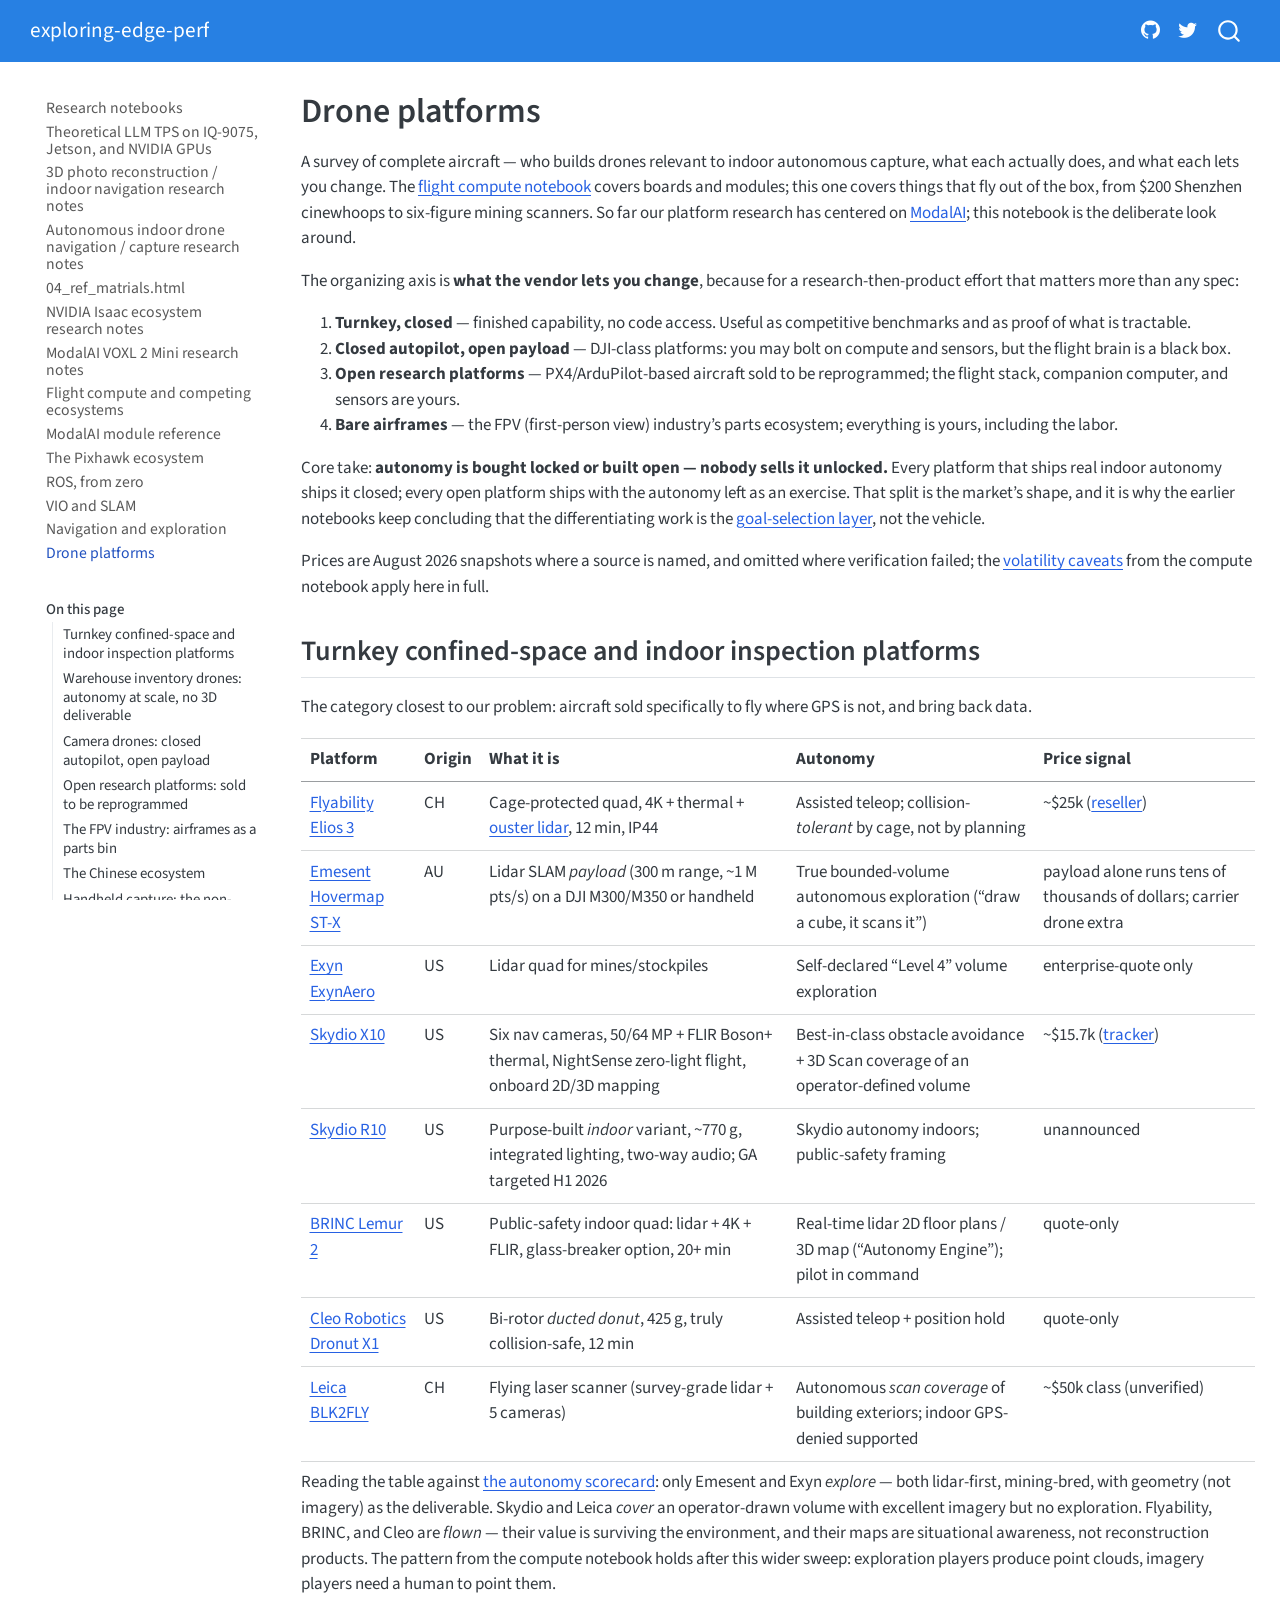
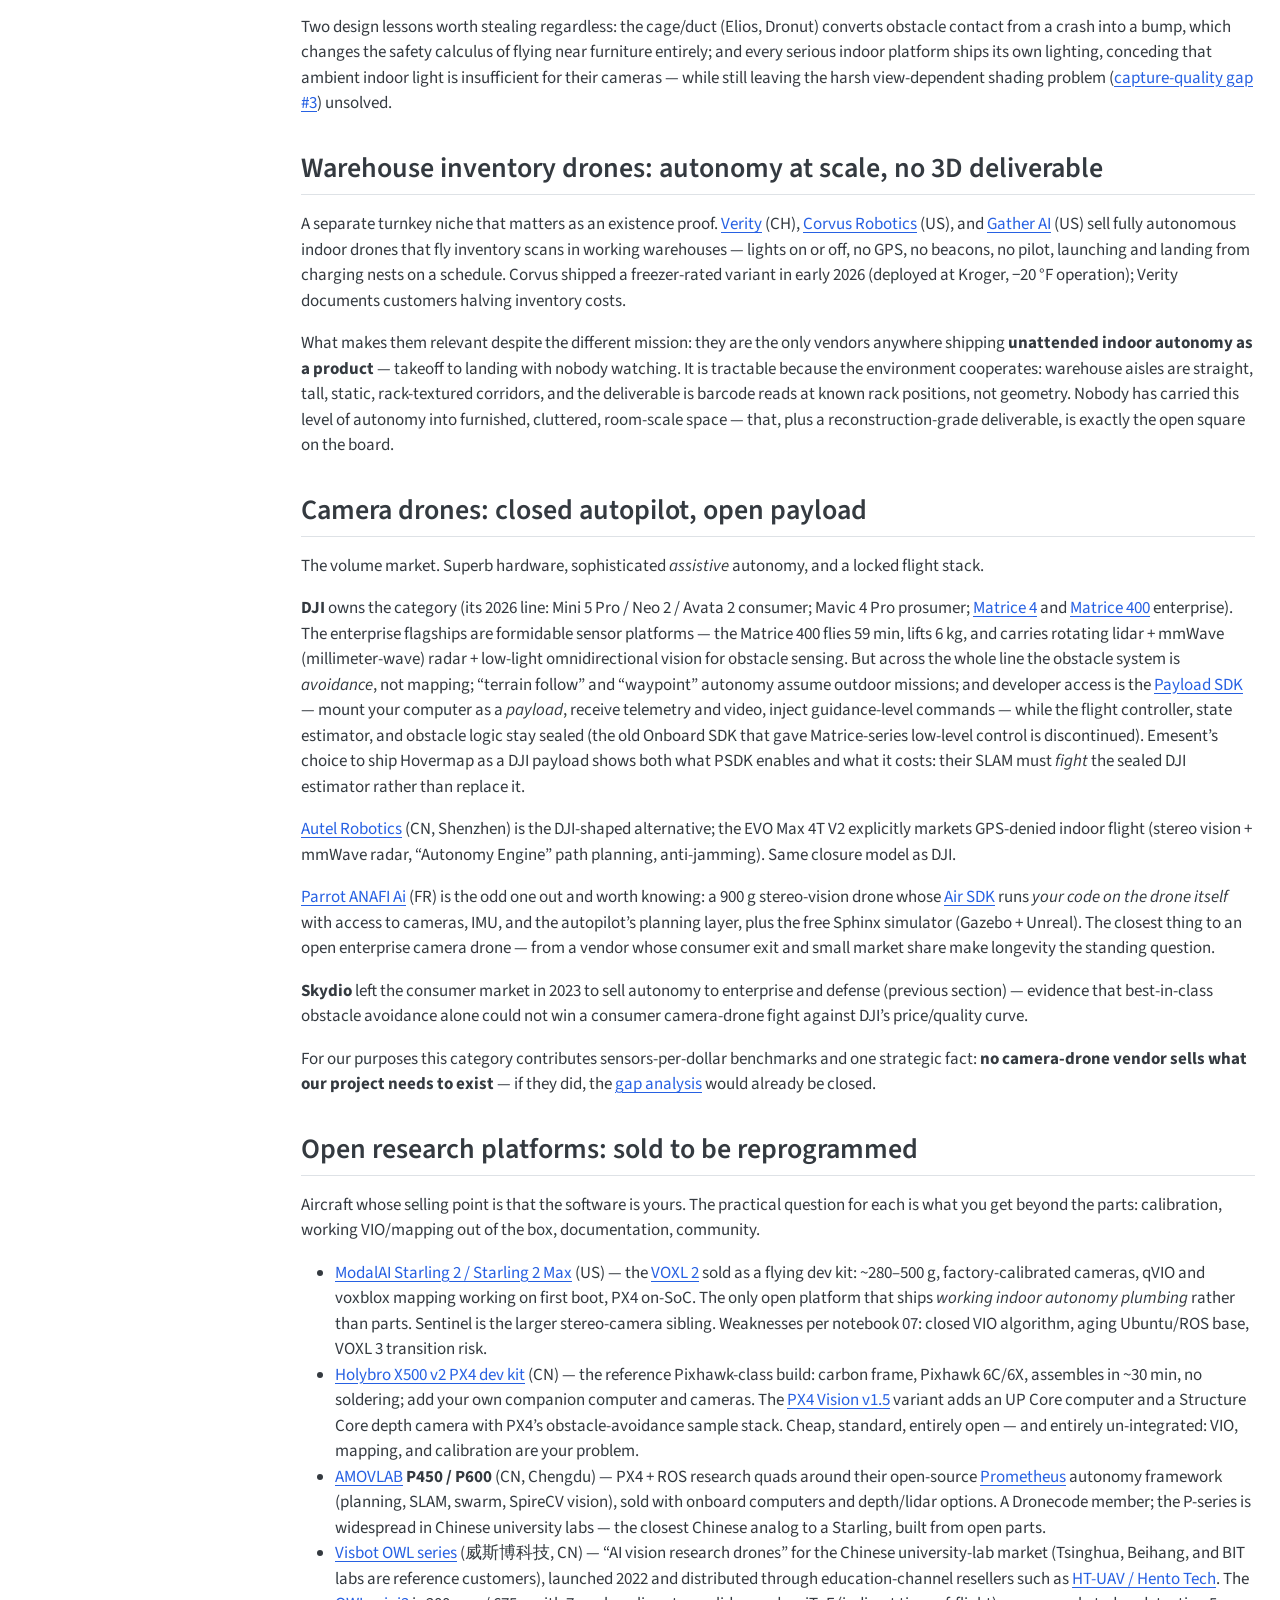
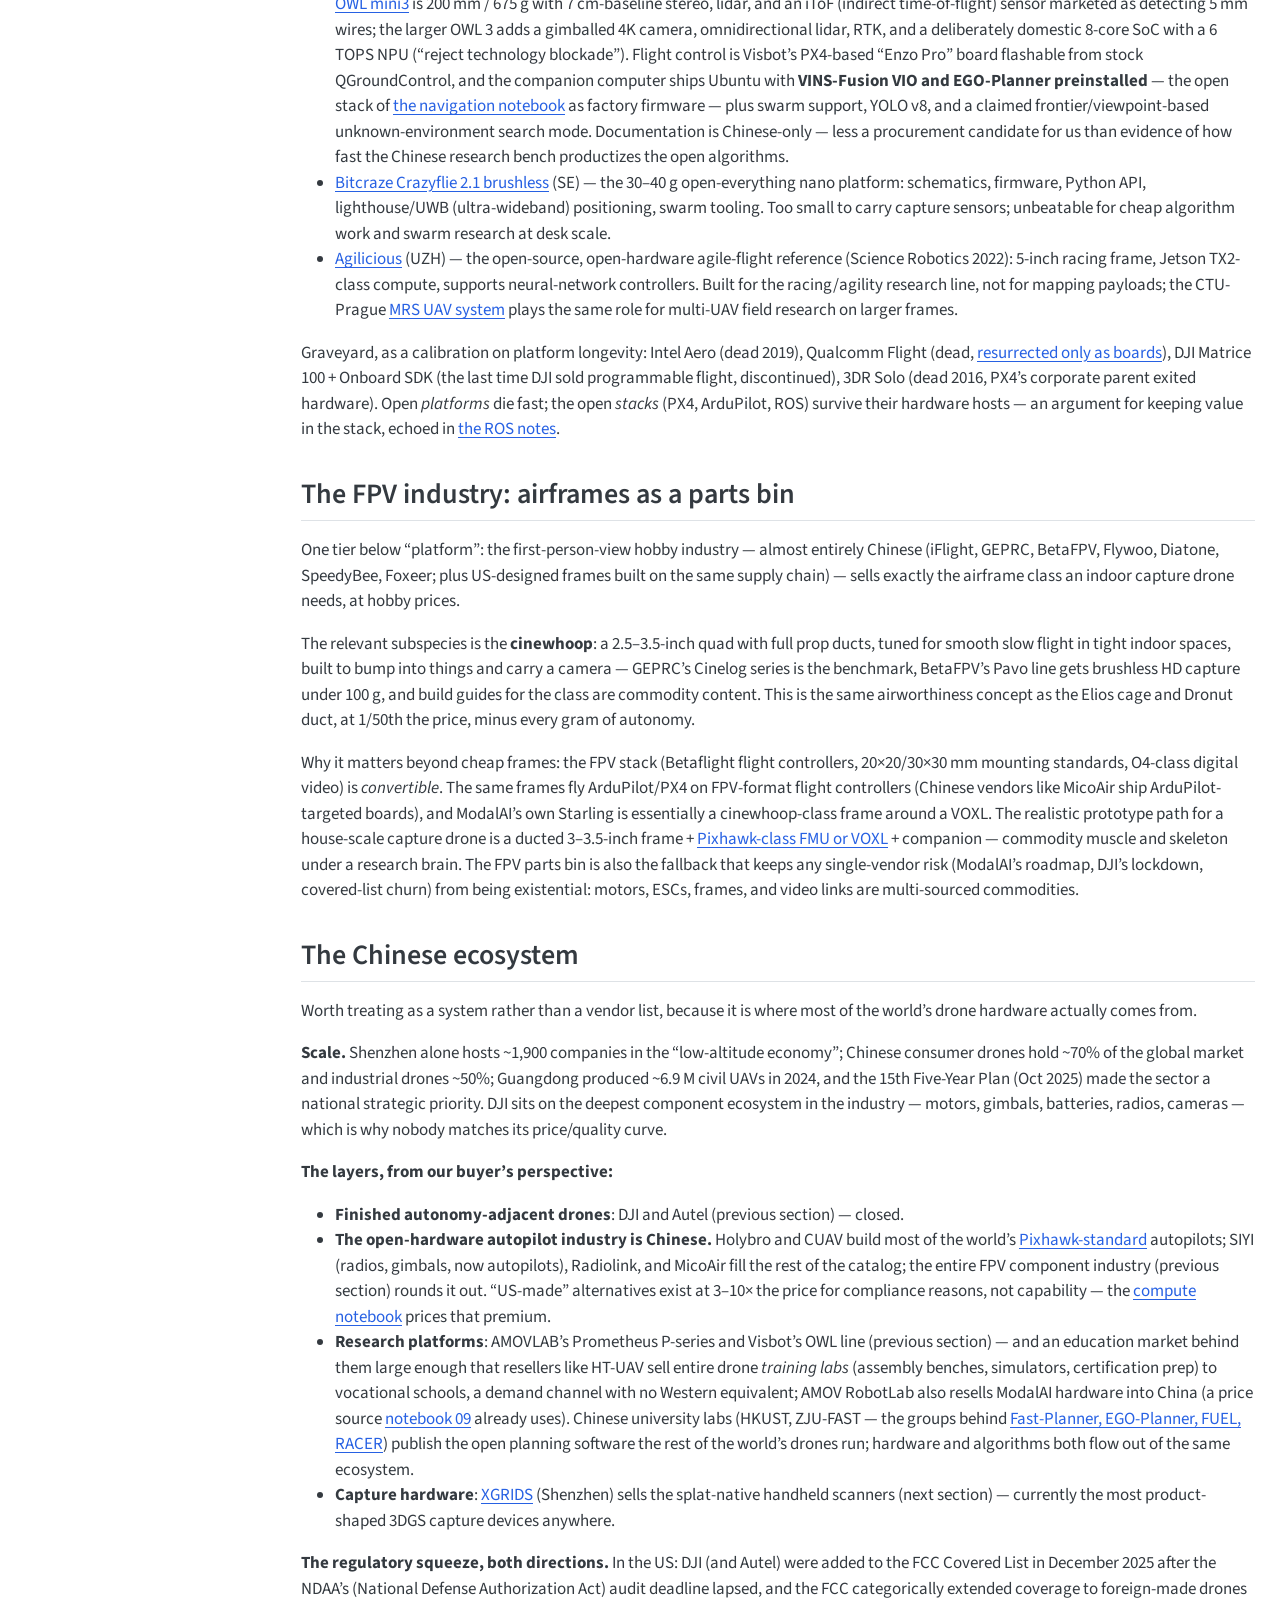
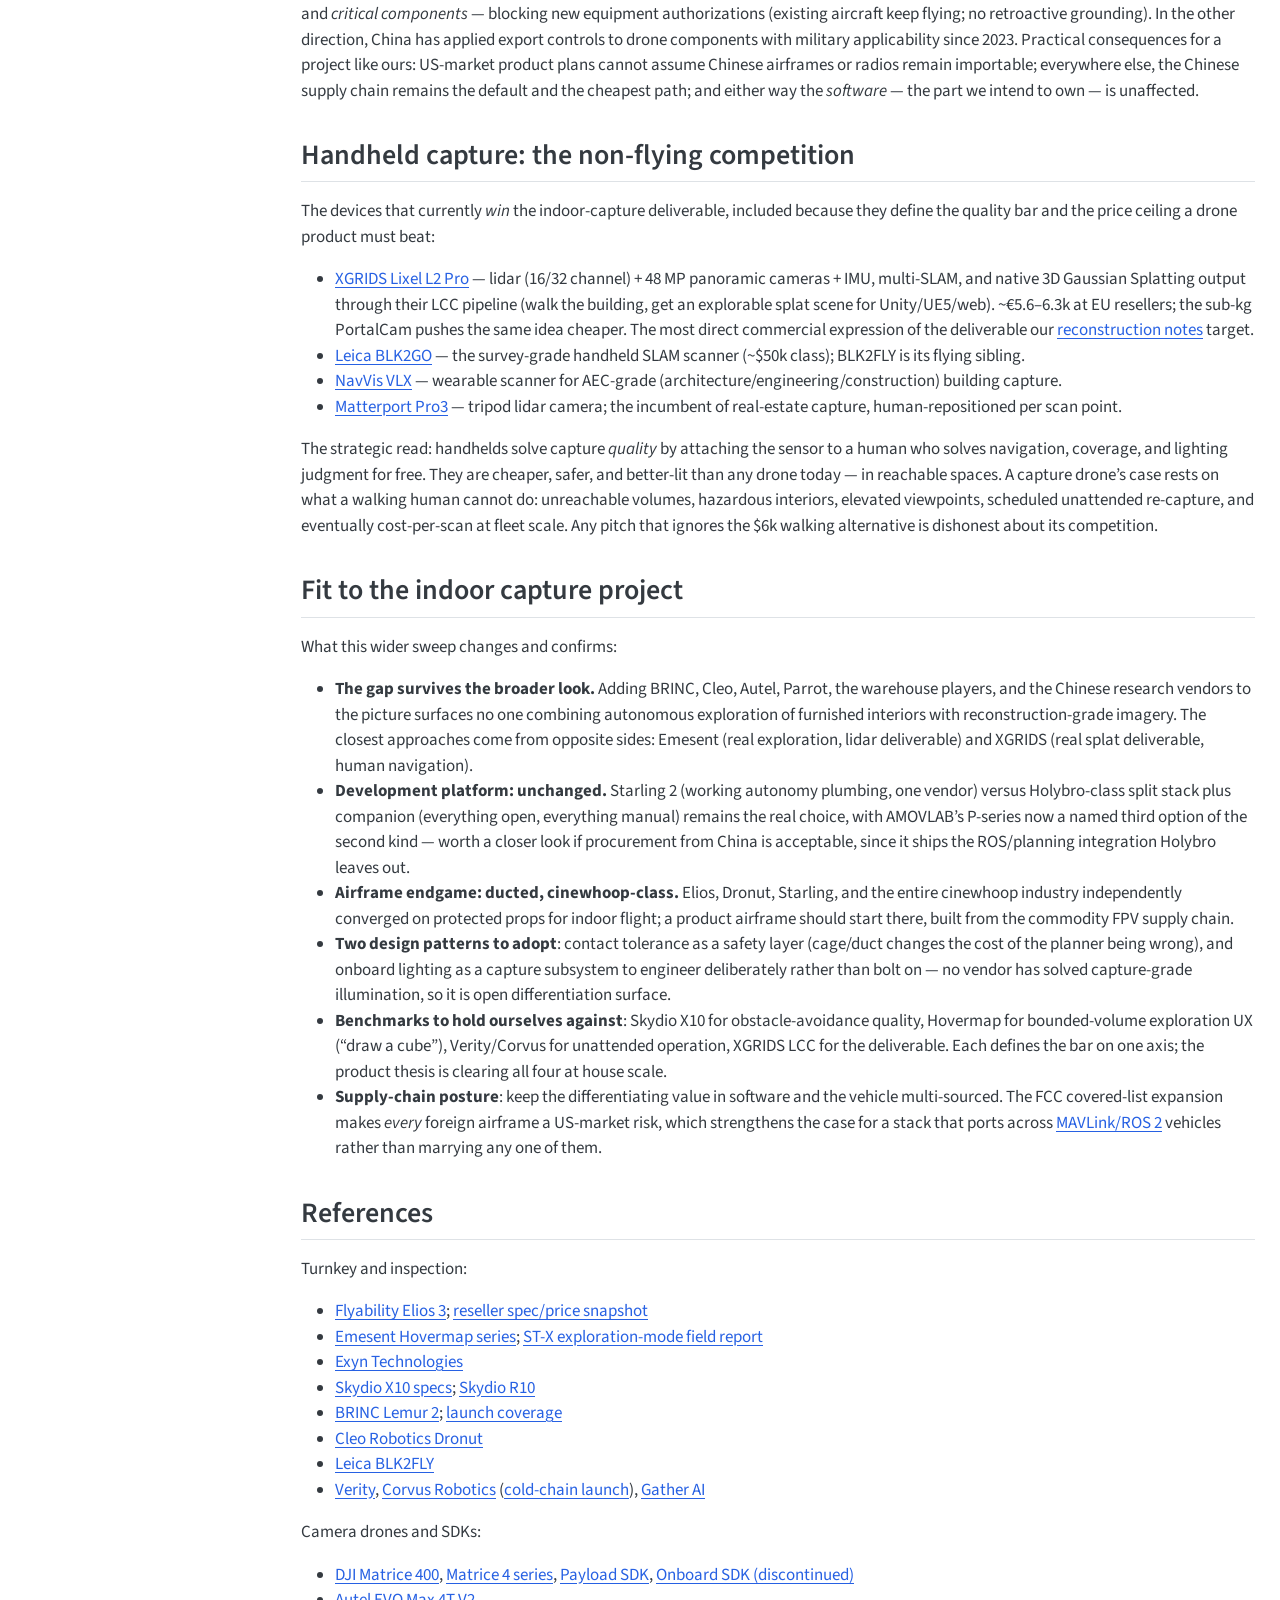
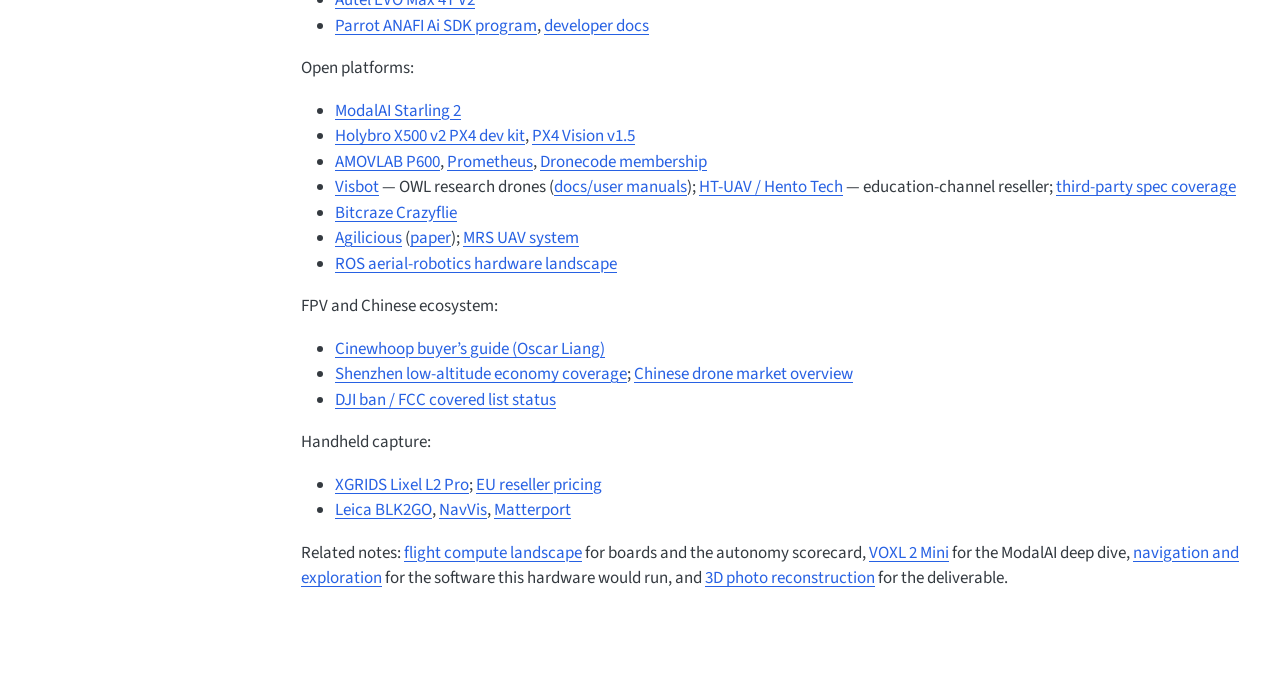
<file: platforms.html>
<!DOCTYPE html>
<html xmlns="http://www.w3.org/1999/xhtml" lang="en" xml:lang="en"><head>

<meta charset="utf-8">
<meta name="generator" content="quarto-1.10.18">

<meta name="viewport" content="width=device-width, initial-scale=1.0, user-scalable=yes">


<title>Drone platforms – exploring-edge-perf</title>
<style>
/* Default styles provided by pandoc.
** See https://pandoc.org/MANUAL.html#variables-for-html for config info.
*/
span.smallcaps{font-variant: small-caps;}
div.columns{display: flex; gap: 1.5em;}
div.column{flex: auto;}
@media screen {
div.columns{gap: min(4vw, 1.5em);}
div.column{overflow-x: auto;}
}
div.hanging-indent{margin-left: 1.5em; text-indent: -1.5em;}
ul.task-list{list-style: none;}
ul.task-list li input[type="checkbox"] {
  width: 0.8em;
  margin: 0 0.8em 0.2em -1em; /* quarto-specific, see https://github.com/quarto-dev/quarto-cli/issues/4556 */ 
  vertical-align: middle;
}
</style>


<script src="site_libs/quarto-nav/quarto-nav.js"></script>
<script src="site_libs/quarto-nav/headroom.min.js"></script>
<script src="site_libs/clipboard/clipboard.min.js"></script>
<script src="site_libs/quarto-search/autocomplete.umd.js"></script>
<script src="site_libs/quarto-search/fuse.min.js"></script>
<script src="site_libs/quarto-search/quarto-search.js"></script>
<meta name="quarto:offset" content="./">
<script src="site_libs/quarto-html/quarto.js" type="module"></script>
<script src="site_libs/quarto-html/tabsets/tabsets.js" type="module"></script>
<script src="site_libs/quarto-html/popper.min.js"></script>
<script src="site_libs/quarto-html/tippy.umd.min.js"></script>
<script src="site_libs/quarto-html/anchor.min.js"></script>
<link href="site_libs/quarto-html/tippy.css" rel="stylesheet">
<link href="site_libs/quarto-html/quarto-syntax-highlighting-64a204ab8560d761af7679ceaba22944.css" rel="stylesheet" id="quarto-text-highlighting-styles">
<script src="site_libs/bootstrap/bootstrap.min.js"></script>
<link href="site_libs/bootstrap/bootstrap-icons.css" rel="stylesheet">
<link href="site_libs/bootstrap/bootstrap-d63a2c9c8df14b07662b36303925c8cc.min.css" rel="stylesheet" append-hash="true" id="quarto-bootstrap" data-mode="light">
<script id="quarto-search-options" type="application/json">{
  "location": "navbar",
  "copy-button": false,
  "collapse-after": 3,
  "panel-placement": "end",
  "type": "overlay",
  "limit": 50,
  "keyboard-shortcut": [
    "f",
    "/",
    "s"
  ],
  "show-item-context": false,
  "language": {
    "search-no-results-text": "No results",
    "search-matching-documents-text": "matching documents",
    "search-copy-link-title": "Copy link to search",
    "search-hide-matches-text": "Hide additional matches",
    "search-more-match-text": "more match in this document",
    "search-more-matches-text": "more matches in this document",
    "search-clear-button-title": "Clear",
    "search-text-placeholder": "",
    "search-detached-cancel-button-title": "Cancel",
    "search-submit-button-title": "Submit",
    "search-label": "Search"
  }
}</script>


<link rel="stylesheet" href="styles.css">
<meta property="og:title" content="Drone platforms – exploring-edge-perf">
<meta property="og:description" content="Memory-bandwidth-bound LLM decode TPS estimates and llama.cpp benchmarks">
<meta property="og:site_name" content="exploring-edge-perf">
<meta name="twitter:title" content="Drone platforms – exploring-edge-perf">
<meta name="twitter:description" content="Memory-bandwidth-bound LLM decode TPS estimates and llama.cpp benchmarks">
<meta name="twitter:creator" content="@xl0xl0xl0">
<meta name="twitter:card" content="summary">
</head>

<body class="nav-sidebar floating nav-fixed quarto-light">

<div id="quarto-search-results"></div>
  <header id="quarto-header" class="headroom fixed-top">
    <nav class="navbar navbar-expand-lg " data-bs-theme="dark">
      <div class="navbar-container container-fluid">
      <div class="navbar-brand-container mx-auto">
    <a class="navbar-brand" href="./index.html">
    <span class="navbar-title">exploring-edge-perf</span>
    </a>
  </div>
            <div id="quarto-search" class="" title="Search"></div>
          <button class="navbar-toggler" type="button" data-bs-toggle="collapse" data-bs-target="#navbarCollapse" aria-controls="navbarCollapse" role="menu" aria-expanded="false" aria-label="Toggle navigation" onclick="if (window.quartoToggleHeadroom) { window.quartoToggleHeadroom(); }">
  <span class="navbar-toggler-icon"></span>
</button>
          <div class="collapse navbar-collapse" id="navbarCollapse">
            <ul class="navbar-nav navbar-nav-scroll ms-auto">
  <li class="nav-item compact">
    <a class="nav-link" href="http://github.com/xl0/edge-notes"> <i class="bi bi-github" role="img">
</i> 
<span class="menu-text"></span></a>
  </li>  
  <li class="nav-item compact">
    <a class="nav-link" href="https://twitter.com/xl0xl0xl0"> <i class="bi bi-twitter" role="img">
</i> 
<span class="menu-text"></span></a>
  </li>  
</ul>
          </div> <!-- /navcollapse -->
            <div class="quarto-navbar-tools">
</div>
      </div> <!-- /container-fluid -->
    </nav>
  <nav class="quarto-secondary-nav">
    <div class="container-fluid d-flex">
      <button type="button" class="quarto-btn-toggle btn" data-bs-toggle="collapse" role="button" data-bs-target=".quarto-sidebar-collapse-item" aria-controls="quarto-sidebar" aria-expanded="false" aria-label="Toggle sidebar navigation" onclick="if (window.quartoToggleHeadroom) { window.quartoToggleHeadroom(); }">
        <i class="bi bi-layout-text-sidebar-reverse"></i>
      </button>
        <nav class="quarto-page-breadcrumbs" aria-label="breadcrumb"><ol class="breadcrumb"><li class="breadcrumb-item"><a href="./platforms.html">Drone platforms</a></li></ol></nav>
        <a class="flex-grow-1" role="navigation" data-bs-toggle="collapse" data-bs-target=".quarto-sidebar-collapse-item" aria-controls="quarto-sidebar" aria-expanded="false" aria-label="Toggle sidebar navigation" onclick="if (window.quartoToggleHeadroom) { window.quartoToggleHeadroom(); }">      
        </a>
    </div>
  </nav>
</header>
<!-- content -->
<div id="quarto-content" class="quarto-container page-columns page-rows-contents page-layout-full page-navbar">
<!-- sidebar -->
  <nav id="quarto-sidebar" class="sidebar collapse collapse-horizontal quarto-sidebar-collapse-item sidebar-navigation floating overflow-auto">
    <div class="sidebar-menu-container"> 
    <ul class="list-unstyled mt-1">
        <li class="sidebar-item">
  <div class="sidebar-item-container"> 
  <a href="./index.html" class="sidebar-item-text sidebar-link">
 <span class="menu-text">Research notebooks</span></a>
  </div>
</li>
        <li class="sidebar-item">
  <div class="sidebar-item-container"> 
  <a href="./edge_llm_tps.html" class="sidebar-item-text sidebar-link">
 <span class="menu-text">Theoretical LLM TPS on IQ-9075, Jetson, and NVIDIA GPUs</span></a>
  </div>
</li>
        <li class="sidebar-item">
  <div class="sidebar-item-container"> 
  <a href="./3d_photo_reconstruction.html" class="sidebar-item-text sidebar-link">
 <span class="menu-text">3D photo reconstruction / indoor navigation research notes</span></a>
  </div>
</li>
        <li class="sidebar-item">
  <div class="sidebar-item-container"> 
  <a href="./autonomous_drone_navigation.html" class="sidebar-item-text sidebar-link">
 <span class="menu-text">Autonomous indoor drone navigation / capture research notes</span></a>
  </div>
</li>
        <li class="sidebar-item">
  <div class="sidebar-item-container"> 
  <a href="./04_ref_matrials.html" class="sidebar-item-text sidebar-link">
 <span class="menu-text">04_ref_matrials.html</span></a>
  </div>
</li>
        <li class="sidebar-item">
  <div class="sidebar-item-container"> 
  <a href="./nvidia_isaac_ecosystem.html" class="sidebar-item-text sidebar-link">
 <span class="menu-text">NVIDIA Isaac ecosystem research notes</span></a>
  </div>
</li>
        <li class="sidebar-item">
  <div class="sidebar-item-container"> 
  <a href="./voxl2_mini.html" class="sidebar-item-text sidebar-link">
 <span class="menu-text">ModalAI VOXL 2 Mini research notes</span></a>
  </div>
</li>
        <li class="sidebar-item">
  <div class="sidebar-item-container"> 
  <a href="./flight_compute_landscape.html" class="sidebar-item-text sidebar-link">
 <span class="menu-text">Flight compute and competing ecosystems</span></a>
  </div>
</li>
        <li class="sidebar-item">
  <div class="sidebar-item-container"> 
  <a href="./modalai_modules.html" class="sidebar-item-text sidebar-link">
 <span class="menu-text">ModalAI module reference</span></a>
  </div>
</li>
        <li class="sidebar-item">
  <div class="sidebar-item-container"> 
  <a href="./pixhawk_ecosystem.html" class="sidebar-item-text sidebar-link">
 <span class="menu-text">The Pixhawk ecosystem</span></a>
  </div>
</li>
        <li class="sidebar-item">
  <div class="sidebar-item-container"> 
  <a href="./ros.html" class="sidebar-item-text sidebar-link">
 <span class="menu-text">ROS, from zero</span></a>
  </div>
</li>
        <li class="sidebar-item">
  <div class="sidebar-item-container"> 
  <a href="./vio_slam.html" class="sidebar-item-text sidebar-link">
 <span class="menu-text">VIO and SLAM</span></a>
  </div>
</li>
        <li class="sidebar-item">
  <div class="sidebar-item-container"> 
  <a href="./navigation_exploration.html" class="sidebar-item-text sidebar-link">
 <span class="menu-text">Navigation and exploration</span></a>
  </div>
</li>
        <li class="sidebar-item">
  <div class="sidebar-item-container"> 
  <a href="./platforms.html" class="sidebar-item-text sidebar-link active">
 <span class="menu-text">Drone platforms</span></a>
  </div>
</li>
    </ul>
    </div>
    <nav id="TOC" role="doc-toc" class="toc-active">
    <h2 id="toc-title">On this page</h2>
   
  <ul>
  <li><a href="#turnkey-confined-space-and-indoor-inspection-platforms" id="toc-turnkey-confined-space-and-indoor-inspection-platforms" class="nav-link active" data-scroll-target="#turnkey-confined-space-and-indoor-inspection-platforms">Turnkey confined-space and indoor inspection platforms</a></li>
  <li><a href="#warehouse-inventory-drones-autonomy-at-scale-no-3d-deliverable" id="toc-warehouse-inventory-drones-autonomy-at-scale-no-3d-deliverable" class="nav-link" data-scroll-target="#warehouse-inventory-drones-autonomy-at-scale-no-3d-deliverable">Warehouse inventory drones: autonomy at scale, no 3D deliverable</a></li>
  <li><a href="#camera-drones-closed-autopilot-open-payload" id="toc-camera-drones-closed-autopilot-open-payload" class="nav-link" data-scroll-target="#camera-drones-closed-autopilot-open-payload">Camera drones: closed autopilot, open payload</a></li>
  <li><a href="#open-research-platforms-sold-to-be-reprogrammed" id="toc-open-research-platforms-sold-to-be-reprogrammed" class="nav-link" data-scroll-target="#open-research-platforms-sold-to-be-reprogrammed">Open research platforms: sold to be reprogrammed</a></li>
  <li><a href="#the-fpv-industry-airframes-as-a-parts-bin" id="toc-the-fpv-industry-airframes-as-a-parts-bin" class="nav-link" data-scroll-target="#the-fpv-industry-airframes-as-a-parts-bin">The FPV industry: airframes as a parts bin</a></li>
  <li><a href="#the-chinese-ecosystem" id="toc-the-chinese-ecosystem" class="nav-link" data-scroll-target="#the-chinese-ecosystem">The Chinese ecosystem</a></li>
  <li><a href="#handheld-capture-the-non-flying-competition" id="toc-handheld-capture-the-non-flying-competition" class="nav-link" data-scroll-target="#handheld-capture-the-non-flying-competition">Handheld capture: the non-flying competition</a></li>
  <li><a href="#fit-to-the-indoor-capture-project" id="toc-fit-to-the-indoor-capture-project" class="nav-link" data-scroll-target="#fit-to-the-indoor-capture-project">Fit to the indoor capture project</a></li>
  <li><a href="#references" id="toc-references" class="nav-link" data-scroll-target="#references">References</a></li>
  </ul>
</nav>
</nav>
<div id="quarto-sidebar-glass" class="quarto-sidebar-collapse-item" data-bs-toggle="collapse" data-bs-target=".quarto-sidebar-collapse-item"></div>
<!-- margin-sidebar -->
    <div id="quarto-margin-sidebar" class="sidebar margin-sidebar zindex-bottom">
    </div>
<!-- main -->
<main class="content column-page-right" id="quarto-document-content">

<header id="title-block-header" class="quarto-title-block default">
<div class="quarto-title">
<h1 class="title">Drone platforms</h1>
</div>



<div class="quarto-title-meta column-page-right">

    
  
    
  </div>
  


</header>


<!-- WARNING: THIS FILE WAS AUTOGENERATED! DO NOT EDIT! -->
<p>A survey of complete aircraft — who builds drones relevant to indoor autonomous capture, what each actually does, and what each lets you change. The <a href="./flight_compute_landscape.html">flight compute notebook</a> covers boards and modules; this one covers things that fly out of the box, from $200 Shenzhen cinewhoops to six-figure mining scanners. So far our platform research has centered on <a href="./voxl2_mini.html">ModalAI</a>; this notebook is the deliberate look around.</p>
<p>The organizing axis is <strong>what the vendor lets you change</strong>, because for a research-then-product effort that matters more than any spec:</p>
<ol type="1">
<li><strong>Turnkey, closed</strong> — finished capability, no code access. Useful as competitive benchmarks and as proof of what is tractable.</li>
<li><strong>Closed autopilot, open payload</strong> — DJI-class platforms: you may bolt on compute and sensors, but the flight brain is a black box.</li>
<li><strong>Open research platforms</strong> — PX4/ArduPilot-based aircraft sold to be reprogrammed; the flight stack, companion computer, and sensors are yours.</li>
<li><strong>Bare airframes</strong> — the FPV (first-person view) industry’s parts ecosystem; everything is yours, including the labor.</li>
</ol>
<p>Core take: <strong>autonomy is bought locked or built open — nobody sells it unlocked.</strong> Every platform that ships real indoor autonomy ships it closed; every open platform ships with the autonomy left as an exercise. That split is the market’s shape, and it is why the earlier notebooks keep concluding that the differentiating work is the <a href="./navigation_exploration.html">goal-selection layer</a>, not the vehicle.</p>
<p>Prices are August 2026 snapshots where a source is named, and omitted where verification failed; the <a href="./flight_compute_landscape.html#caveats-on-the-figures-above">volatility caveats</a> from the compute notebook apply here in full.</p>
<section id="turnkey-confined-space-and-indoor-inspection-platforms" class="level2">
<h2 class="anchored" data-anchor-id="turnkey-confined-space-and-indoor-inspection-platforms">Turnkey confined-space and indoor inspection platforms</h2>
<p>The category closest to our problem: aircraft sold specifically to fly where GPS is not, and bring back data.</p>
<table class="caption-top table">
<thead>
<tr class="header">
<th>Platform</th>
<th>Origin</th>
<th>What it is</th>
<th>Autonomy</th>
<th>Price signal</th>
</tr>
</thead>
<tbody>
<tr class="odd">
<td><a href="https://www.flyability.com/elios-3">Flyability Elios 3</a></td>
<td>CH</td>
<td>Cage-protected quad, 4K + thermal + <a href="https://ouster.com/">ouster lidar</a>, 12 min, IP44</td>
<td>Assisted teleop; collision-<em>tolerant</em> by cage, not by planning</td>
<td>~$25k (<a href="https://robotomated.com/explore/drone/flyability-elios-3">reseller</a>)</td>
</tr>
<tr class="even">
<td><a href="https://www.emesent.com/emesent-product/hovermap-series/">Emesent Hovermap ST-X</a></td>
<td>AU</td>
<td>Lidar SLAM <em>payload</em> (300 m range, ~1 M pts/s) on a DJI M300/M350 or handheld</td>
<td>True bounded-volume autonomous exploration (“draw a cube, it scans it”)</td>
<td>payload alone runs tens of thousands of dollars; carrier drone extra</td>
</tr>
<tr class="odd">
<td><a href="https://www.exyn.com/">Exyn ExynAero</a></td>
<td>US</td>
<td>Lidar quad for mines/stockpiles</td>
<td>Self-declared “Level 4” volume exploration</td>
<td>enterprise-quote only</td>
</tr>
<tr class="even">
<td><a href="https://www.skydio.com/x10/technical-specs">Skydio X10</a></td>
<td>US</td>
<td>Six nav cameras, 50/64 MP + FLIR Boson+ thermal, NightSense zero-light flight, onboard 2D/3D mapping</td>
<td>Best-in-class obstacle avoidance + 3D Scan coverage of an operator-defined volume</td>
<td>~$15.7k (<a href="https://robotomated.com/explore/drone/skydio-x10d">tracker</a>)</td>
</tr>
<tr class="odd">
<td><a href="https://www.skydio.com/r10">Skydio R10</a></td>
<td>US</td>
<td>Purpose-built <em>indoor</em> variant, ~770 g, integrated lighting, two-way audio; GA targeted H1 2026</td>
<td>Skydio autonomy indoors; public-safety framing</td>
<td>unannounced</td>
</tr>
<tr class="even">
<td><a href="https://brincdrones.com/lemur-2/">BRINC Lemur 2</a></td>
<td>US</td>
<td>Public-safety indoor quad: lidar + 4K + FLIR, glass-breaker option, 20+ min</td>
<td>Real-time lidar 2D floor plans / 3D map (“Autonomy Engine”); pilot in command</td>
<td>quote-only</td>
</tr>
<tr class="odd">
<td><a href="https://cleorobotics.com/">Cleo Robotics Dronut X1</a></td>
<td>US</td>
<td>Bi-rotor <em>ducted donut</em>, 425 g, truly collision-safe, 12 min</td>
<td>Assisted teleop + position hold</td>
<td>quote-only</td>
</tr>
<tr class="even">
<td><a href="https://shop.leica-geosystems.com/blk2fly">Leica BLK2FLY</a></td>
<td>CH</td>
<td>Flying laser scanner (survey-grade lidar + 5 cameras)</td>
<td>Autonomous <em>scan coverage</em> of building exteriors; indoor GPS-denied supported</td>
<td>~$50k class (unverified)</td>
</tr>
</tbody>
</table>
<p>Reading the table against <a href="./flight_compute_landscape.html#the-autonomy-scorecard">the autonomy scorecard</a>: only Emesent and Exyn <em>explore</em> — both lidar-first, mining-bred, with geometry (not imagery) as the deliverable. Skydio and Leica <em>cover</em> an operator-drawn volume with excellent imagery but no exploration. Flyability, BRINC, and Cleo are <em>flown</em> — their value is surviving the environment, and their maps are situational awareness, not reconstruction products. The pattern from the compute notebook holds after this wider sweep: exploration players produce point clouds, imagery players need a human to point them.</p>
<p>Two design lessons worth stealing regardless: the cage/duct (Elios, Dronut) converts obstacle contact from a crash into a bump, which changes the safety calculus of flying near furniture entirely; and every serious indoor platform ships its own lighting, conceding that ambient indoor light is insufficient for their cameras — while still leaving the harsh view-dependent shading problem (<a href="./flight_compute_landscape.html#where-the-gap-is">capture-quality gap #3</a>) unsolved.</p>
</section>
<section id="warehouse-inventory-drones-autonomy-at-scale-no-3d-deliverable" class="level2">
<h2 class="anchored" data-anchor-id="warehouse-inventory-drones-autonomy-at-scale-no-3d-deliverable">Warehouse inventory drones: autonomy at scale, no 3D deliverable</h2>
<p>A separate turnkey niche that matters as an existence proof. <a href="https://www.verity.net/">Verity</a> (CH), <a href="https://www.corvus-robotics.com/">Corvus Robotics</a> (US), and <a href="https://www.gather.ai/">Gather AI</a> (US) sell fully autonomous indoor drones that fly inventory scans in working warehouses — lights on or off, no GPS, no beacons, no pilot, launching and landing from charging nests on a schedule. Corvus shipped a freezer-rated variant in early 2026 (deployed at Kroger, −20 °F operation); Verity documents customers halving inventory costs.</p>
<p>What makes them relevant despite the different mission: they are the only vendors anywhere shipping <strong>unattended indoor autonomy as a product</strong> — takeoff to landing with nobody watching. It is tractable because the environment cooperates: warehouse aisles are straight, tall, static, rack-textured corridors, and the deliverable is barcode reads at known rack positions, not geometry. Nobody has carried this level of autonomy into furnished, cluttered, room-scale space — that, plus a reconstruction-grade deliverable, is exactly the open square on the board.</p>
</section>
<section id="camera-drones-closed-autopilot-open-payload" class="level2">
<h2 class="anchored" data-anchor-id="camera-drones-closed-autopilot-open-payload">Camera drones: closed autopilot, open payload</h2>
<p>The volume market. Superb hardware, sophisticated <em>assistive</em> autonomy, and a locked flight stack.</p>
<p><strong>DJI</strong> owns the category (its 2026 line: Mini 5 Pro / Neo 2 / Avata 2 consumer; Mavic 4 Pro prosumer; <a href="https://enterprise.dji.com/matrice-4-series">Matrice 4</a> and <a href="https://enterprise.dji.com/matrice-400">Matrice 400</a> enterprise). The enterprise flagships are formidable sensor platforms — the Matrice 400 flies 59 min, lifts 6 kg, and carries rotating lidar + mmWave (millimeter-wave) radar + low-light omnidirectional vision for obstacle sensing. But across the whole line the obstacle system is <em>avoidance</em>, not mapping; “terrain follow” and “waypoint” autonomy assume outdoor missions; and developer access is the <a href="https://developer.dji.com/payload-sdk/">Payload SDK</a> — mount your computer as a <em>payload</em>, receive telemetry and video, inject guidance-level commands — while the flight controller, state estimator, and obstacle logic stay sealed (the old Onboard SDK that gave Matrice-series low-level control is discontinued). Emesent’s choice to ship Hovermap as a DJI payload shows both what PSDK enables and what it costs: their SLAM must <em>fight</em> the sealed DJI estimator rather than replace it.</p>
<p><strong><a href="https://www.autelrobotics.com/">Autel Robotics</a></strong> (CN, Shenzhen) is the DJI-shaped alternative; the EVO Max 4T V2 explicitly markets GPS-denied indoor flight (stereo vision + mmWave radar, “Autonomy Engine” path planning, anti-jamming). Same closure model as DJI.</p>
<p><strong><a href="https://www.parrot.com/en/drones/anafi-ai">Parrot ANAFI Ai</a></strong> (FR) is the odd one out and worth knowing: a 900 g stereo-vision drone whose <a href="https://developer.parrot.com/">Air SDK</a> runs <em>your code on the drone itself</em> with access to cameras, IMU, and the autopilot’s planning layer, plus the free Sphinx simulator (Gazebo + Unreal). The closest thing to an open enterprise camera drone — from a vendor whose consumer exit and small market share make longevity the standing question.</p>
<p><strong>Skydio</strong> left the consumer market in 2023 to sell autonomy to enterprise and defense (previous section) — evidence that best-in-class obstacle avoidance alone could not win a consumer camera-drone fight against DJI’s price/quality curve.</p>
<p>For our purposes this category contributes sensors-per-dollar benchmarks and one strategic fact: <strong>no camera-drone vendor sells what our project needs to exist</strong> — if they did, the <a href="./flight_compute_landscape.html#where-the-gap-is">gap analysis</a> would already be closed.</p>
</section>
<section id="open-research-platforms-sold-to-be-reprogrammed" class="level2">
<h2 class="anchored" data-anchor-id="open-research-platforms-sold-to-be-reprogrammed">Open research platforms: sold to be reprogrammed</h2>
<p>Aircraft whose selling point is that the software is yours. The practical question for each is what you get beyond the parts: calibration, working VIO/mapping out of the box, documentation, community.</p>
<ul>
<li><strong><a href="https://www.modalai.com/products/starling-2">ModalAI Starling 2 / Starling 2 Max</a></strong> (US) — the <a href="./voxl2_mini.html">VOXL 2</a> sold as a flying dev kit: ~280–500 g, factory-calibrated cameras, qVIO and voxblox mapping working on first boot, PX4 on-SoC. The only open platform that ships <em>working indoor autonomy plumbing</em> rather than parts. Sentinel is the larger stereo-camera sibling. Weaknesses per notebook 07: closed VIO algorithm, aging Ubuntu/ROS base, VOXL 3 transition risk.</li>
<li><strong><a href="https://holybro.com/products/px4-development-kit-x500-v2">Holybro X500 v2 PX4 dev kit</a></strong> (CN) — the reference Pixhawk-class build: carbon frame, Pixhawk 6C/6X, assembles in ~30 min, no soldering; add your own companion computer and cameras. The <a href="https://holybro.com/products/px4-vision-dev-kit-v1-5">PX4 Vision v1.5</a> variant adds an UP Core computer and a Structure Core depth camera with PX4’s obstacle-avoidance sample stack. Cheap, standard, entirely open — and entirely un-integrated: VIO, mapping, and calibration are your problem.</li>
<li><strong><a href="https://www.amovlab.top/">AMOVLAB</a> P450 / P600</strong> (CN, Chengdu) — PX4 + ROS research quads around their open-source <a href="https://github.com/amov-lab/Prometheus">Prometheus</a> autonomy framework (planning, SLAM, swarm, SpireCV vision), sold with onboard computers and depth/lidar options. A Dronecode member; the P-series is widespread in Chinese university labs — the closest Chinese analog to a Starling, built from open parts.</li>
<li><strong><a href="https://www.visbot.com.cn/Products/OWL/">Visbot OWL series</a></strong> (威斯博科技, CN) — “AI vision research drones” for the Chinese university-lab market (Tsinghua, Beihang, and BIT labs are reference customers), launched 2022 and distributed through education-channel resellers such as <a href="https://ht-uav.com/">HT-UAV / Hento Tech</a>. The <a href="https://www.ht-uav.com/project/68">OWL mini3</a> is 200 mm / 675 g with 7 cm-baseline stereo, lidar, and an iToF (indirect time-of-flight) sensor marketed as detecting 5 mm wires; the larger OWL 3 adds a gimballed 4K camera, omnidirectional lidar, RTK, and a deliberately domestic 8-core SoC with a 6 TOPS NPU (“reject technology blockade”). Flight control is Visbot’s PX4-based “Enzo Pro” board flashable from stock QGroundControl, and the companion computer ships Ubuntu with <strong>VINS-Fusion VIO and EGO-Planner preinstalled</strong> — the open stack of <a href="./navigation_exploration.html#systems-worth-knowing-by-name">the navigation notebook</a> as factory firmware — plus swarm support, YOLO v8, and a claimed frontier/viewpoint-based unknown-environment search mode. Documentation is Chinese-only — less a procurement candidate for us than evidence of how fast the Chinese research bench productizes the open algorithms.</li>
<li><strong><a href="https://www.bitcraze.io/">Bitcraze Crazyflie 2.1 brushless</a></strong> (SE) — the 30–40 g open-everything nano platform: schematics, firmware, Python API, lighthouse/UWB (ultra-wideband) positioning, swarm tooling. Too small to carry capture sensors; unbeatable for cheap algorithm work and swarm research at desk scale.</li>
<li><strong><a href="https://github.com/uzh-rpg/agilicious">Agilicious</a></strong> (UZH) — the open-source, open-hardware agile-flight reference (Science Robotics 2022): 5-inch racing frame, Jetson TX2-class compute, supports neural-network controllers. Built for the racing/agility research line, not for mapping payloads; the CTU-Prague <a href="https://github.com/ctu-mrs/mrs_uav_system">MRS UAV system</a> plays the same role for multi-UAV field research on larger frames.</li>
</ul>
<p>Graveyard, as a calibration on platform longevity: Intel Aero (dead 2019), Qualcomm Flight (dead, <a href="./flight_compute_landscape.html">resurrected only as boards</a>), DJI Matrice 100 + Onboard SDK (the last time DJI sold programmable flight, discontinued), 3DR Solo (dead 2016, PX4’s corporate parent exited hardware). Open <em>platforms</em> die fast; the open <em>stacks</em> (PX4, ArduPilot, ROS) survive their hardware hosts — an argument for keeping value in the stack, echoed in <a href="./ros.html">the ROS notes</a>.</p>
</section>
<section id="the-fpv-industry-airframes-as-a-parts-bin" class="level2">
<h2 class="anchored" data-anchor-id="the-fpv-industry-airframes-as-a-parts-bin">The FPV industry: airframes as a parts bin</h2>
<p>One tier below “platform”: the first-person-view hobby industry — almost entirely Chinese (iFlight, GEPRC, BetaFPV, Flywoo, Diatone, SpeedyBee, Foxeer; plus US-designed frames built on the same supply chain) — sells exactly the airframe class an indoor capture drone needs, at hobby prices.</p>
<p>The relevant subspecies is the <strong>cinewhoop</strong>: a 2.5–3.5-inch quad with full prop ducts, tuned for smooth slow flight in tight indoor spaces, built to bump into things and carry a camera — GEPRC’s Cinelog series is the benchmark, BetaFPV’s Pavo line gets brushless HD capture under 100 g, and build guides for the class are commodity content. This is the same airworthiness concept as the Elios cage and Dronut duct, at 1/50th the price, minus every gram of autonomy.</p>
<p>Why it matters beyond cheap frames: the FPV stack (Betaflight flight controllers, 20×20/30×30 mm mounting standards, O4-class digital video) is <em>convertible</em>. The same frames fly ArduPilot/PX4 on FPV-format flight controllers (Chinese vendors like MicoAir ship ArduPilot-targeted boards), and ModalAI’s own Starling is essentially a cinewhoop-class frame around a VOXL. The realistic prototype path for a house-scale capture drone is a ducted 3–3.5-inch frame + <a href="./flight_compute_landscape.html#the-split-stack-pixhawk-fc-separate-computer">Pixhawk-class FMU or VOXL</a> + companion — commodity muscle and skeleton under a research brain. The FPV parts bin is also the fallback that keeps any single-vendor risk (ModalAI’s roadmap, DJI’s lockdown, covered-list churn) from being existential: motors, ESCs, frames, and video links are multi-sourced commodities.</p>
</section>
<section id="the-chinese-ecosystem" class="level2">
<h2 class="anchored" data-anchor-id="the-chinese-ecosystem">The Chinese ecosystem</h2>
<p>Worth treating as a system rather than a vendor list, because it is where most of the world’s drone hardware actually comes from.</p>
<p><strong>Scale.</strong> Shenzhen alone hosts ~1,900 companies in the “low-altitude economy”; Chinese consumer drones hold ~70% of the global market and industrial drones ~50%; Guangdong produced ~6.9 M civil UAVs in 2024, and the 15th Five-Year Plan (Oct 2025) made the sector a national strategic priority. DJI sits on the deepest component ecosystem in the industry — motors, gimbals, batteries, radios, cameras — which is why nobody matches its price/quality curve.</p>
<p><strong>The layers, from our buyer’s perspective:</strong></p>
<ul>
<li><strong>Finished autonomy-adjacent drones</strong>: DJI and Autel (previous section) — closed.</li>
<li><strong>The open-hardware autopilot industry is Chinese.</strong> Holybro and CUAV build most of the world’s <a href="./pixhawk_ecosystem.html#the-standards-themselves">Pixhawk-standard</a> autopilots; SIYI (radios, gimbals, now autopilots), Radiolink, and MicoAir fill the rest of the catalog; the entire FPV component industry (previous section) rounds it out. “US-made” alternatives exist at 3–10× the price for compliance reasons, not capability — the <a href="./flight_compute_landscape.html">compute notebook</a> prices that premium.</li>
<li><strong>Research platforms</strong>: AMOVLAB’s Prometheus P-series and Visbot’s OWL line (previous section) — and an education market behind them large enough that resellers like HT-UAV sell entire drone <em>training labs</em> (assembly benches, simulators, certification prep) to vocational schools, a demand channel with no Western equivalent; AMOV RobotLab also resells ModalAI hardware into China (a price source <a href="./modalai_modules.html">notebook 09</a> already uses). Chinese university labs (HKUST, ZJU-FAST — the groups behind <a href="./navigation_exploration.html#systems-worth-knowing-by-name">Fast-Planner, EGO-Planner, FUEL, RACER</a>) publish the open planning software the rest of the world’s drones run; hardware and algorithms both flow out of the same ecosystem.</li>
<li><strong>Capture hardware</strong>: <a href="https://xgrids.com/">XGRIDS</a> (Shenzhen) sells the splat-native handheld scanners (next section) — currently the most product-shaped 3DGS capture devices anywhere.</li>
</ul>
<p><strong>The regulatory squeeze, both directions.</strong> In the US: DJI (and Autel) were added to the FCC Covered List in December 2025 after the NDAA’s (National Defense Authorization Act) audit deadline lapsed, and the FCC categorically extended coverage to foreign-made drones and <em>critical components</em> — blocking new equipment authorizations (existing aircraft keep flying; no retroactive grounding). In the other direction, China has applied export controls to drone components with military applicability since 2023. Practical consequences for a project like ours: US-market product plans cannot assume Chinese airframes or radios remain importable; everywhere else, the Chinese supply chain remains the default and the cheapest path; and either way the <em>software</em> — the part we intend to own — is unaffected.</p>
</section>
<section id="handheld-capture-the-non-flying-competition" class="level2">
<h2 class="anchored" data-anchor-id="handheld-capture-the-non-flying-competition">Handheld capture: the non-flying competition</h2>
<p>The devices that currently <em>win</em> the indoor-capture deliverable, included because they define the quality bar and the price ceiling a drone product must beat:</p>
<ul>
<li><strong><a href="https://xgrids.com/lixell2">XGRIDS Lixel L2 Pro</a></strong> — lidar (16/32 channel) + 48 MP panoramic cameras + IMU, multi-SLAM, and native 3D Gaussian Splatting output through their LCC pipeline (walk the building, get an explorable splat scene for Unity/UE5/web). ~€5.6–6.3k at EU resellers; the sub-kg PortalCam pushes the same idea cheaper. The most direct commercial expression of the deliverable our <a href="./3d_photo_reconstruction.html#neural-rendering-nerf-and-3d-gaussian-splatting">reconstruction notes</a> target.</li>
<li><strong><a href="https://shop.leica-geosystems.com/blk2go">Leica BLK2GO</a></strong> — the survey-grade handheld SLAM scanner (~$50k class); BLK2FLY is its flying sibling.</li>
<li><strong><a href="https://www.navvis.com/">NavVis VLX</a></strong> — wearable scanner for AEC-grade (architecture/engineering/construction) building capture.</li>
<li><strong><a href="https://matterport.com/">Matterport Pro3</a></strong> — tripod lidar camera; the incumbent of real-estate capture, human-repositioned per scan point.</li>
</ul>
<p>The strategic read: handhelds solve capture <em>quality</em> by attaching the sensor to a human who solves navigation, coverage, and lighting judgment for free. They are cheaper, safer, and better-lit than any drone today — in reachable spaces. A capture drone’s case rests on what a walking human cannot do: unreachable volumes, hazardous interiors, elevated viewpoints, scheduled unattended re-capture, and eventually cost-per-scan at fleet scale. Any pitch that ignores the $6k walking alternative is dishonest about its competition.</p>
</section>
<section id="fit-to-the-indoor-capture-project" class="level2">
<h2 class="anchored" data-anchor-id="fit-to-the-indoor-capture-project">Fit to the indoor capture project</h2>
<p>What this wider sweep changes and confirms:</p>
<ul>
<li><strong>The gap survives the broader look.</strong> Adding BRINC, Cleo, Autel, Parrot, the warehouse players, and the Chinese research vendors to the picture surfaces no one combining autonomous exploration of furnished interiors with reconstruction-grade imagery. The closest approaches come from opposite sides: Emesent (real exploration, lidar deliverable) and XGRIDS (real splat deliverable, human navigation).</li>
<li><strong>Development platform: unchanged.</strong> Starling 2 (working autonomy plumbing, one vendor) versus Holybro-class split stack plus companion (everything open, everything manual) remains the real choice, with AMOVLAB’s P-series now a named third option of the second kind — worth a closer look if procurement from China is acceptable, since it ships the ROS/planning integration Holybro leaves out.</li>
<li><strong>Airframe endgame: ducted, cinewhoop-class.</strong> Elios, Dronut, Starling, and the entire cinewhoop industry independently converged on protected props for indoor flight; a product airframe should start there, built from the commodity FPV supply chain.</li>
<li><strong>Two design patterns to adopt</strong>: contact tolerance as a safety layer (cage/duct changes the cost of the planner being wrong), and onboard lighting as a capture subsystem to engineer deliberately rather than bolt on — no vendor has solved capture-grade illumination, so it is open differentiation surface.</li>
<li><strong>Benchmarks to hold ourselves against</strong>: Skydio X10 for obstacle-avoidance quality, Hovermap for bounded-volume exploration UX (“draw a cube”), Verity/Corvus for unattended operation, XGRIDS LCC for the deliverable. Each defines the bar on one axis; the product thesis is clearing all four at house scale.</li>
<li><strong>Supply-chain posture</strong>: keep the differentiating value in software and the vehicle multi-sourced. The FCC covered-list expansion makes <em>every</em> foreign airframe a US-market risk, which strengthens the case for a stack that ports across <a href="./ros.html">MAVLink/ROS 2</a> vehicles rather than marrying any one of them.</li>
</ul>
</section>
<section id="references" class="level2">
<h2 class="anchored" data-anchor-id="references">References</h2>
<p>Turnkey and inspection:</p>
<ul>
<li><a href="https://www.flyability.com/elios-3">Flyability Elios 3</a>; <a href="https://robotomated.com/explore/drone/flyability-elios-3">reseller spec/price snapshot</a></li>
<li><a href="https://www.emesent.com/emesent-product/hovermap-series/">Emesent Hovermap series</a>; <a href="https://candrone.com/blogs/news/exploring-the-unreachable-emesent-s-hovermap-st-x-at-candrone-demo-day-2025">ST-X exploration-mode field report</a></li>
<li><a href="https://www.exyn.com/">Exyn Technologies</a></li>
<li><a href="https://www.skydio.com/x10/technical-specs">Skydio X10 specs</a>; <a href="https://www.skydio.com/r10">Skydio R10</a></li>
<li><a href="https://brincdrones.com/lemur-2/">BRINC Lemur 2</a>; <a href="https://uavcoach.com/brinc-lemur-2/">launch coverage</a></li>
<li><a href="https://cleorobotics.com/">Cleo Robotics Dronut</a></li>
<li><a href="https://shop.leica-geosystems.com/blk2fly">Leica BLK2FLY</a></li>
<li><a href="https://www.verity.net/">Verity</a>, <a href="https://www.corvus-robotics.com/">Corvus Robotics</a> (<a href="https://www.roboticstomorrow.com/news/2026/02/09/corvus-robotics-launches-dedicated-cold-chain-drones-for-autonomous-inventory-in-sub-zero-warehouses/26115/">cold-chain launch</a>), <a href="https://www.gather.ai/">Gather AI</a></li>
</ul>
<p>Camera drones and SDKs:</p>
<ul>
<li><a href="https://enterprise.dji.com/matrice-400">DJI Matrice 400</a>, <a href="https://enterprise.dji.com/matrice-4-series">Matrice 4 series</a>, <a href="https://developer.dji.com/payload-sdk/">Payload SDK</a>, <a href="https://developer.dji.com/onboard-sdk/">Onboard SDK (discontinued)</a></li>
<li><a href="https://www.autelpilot.com/products/autel-robotics-evo-max-4t-v2">Autel EVO Max 4T V2</a></li>
<li><a href="https://www.parrot.com/us/drones/anafi-ai/technical-documentation/sdk">Parrot ANAFI Ai SDK program</a>, <a href="https://developer.parrot.com/">developer docs</a></li>
</ul>
<p>Open platforms:</p>
<ul>
<li><a href="https://www.modalai.com/products/starling-2">ModalAI Starling 2</a></li>
<li><a href="https://holybro.com/products/px4-development-kit-x500-v2">Holybro X500 v2 PX4 dev kit</a>, <a href="https://holybro.com/products/px4-vision-dev-kit-v1-5">PX4 Vision v1.5</a></li>
<li><a href="https://www.amovlab.top/products/p600-research-uav-development-platform">AMOVLAB P600</a>, <a href="https://github.com/amov-lab/Prometheus">Prometheus</a>, <a href="https://dronecode.org/amovlab-joins-dronecode-foundation-to-join-effort-in-open-standards-adoption/">Dronecode membership</a></li>
<li><a href="https://www.visbot.com.cn/">Visbot</a> — OWL research drones (<a href="http://www.visbot.com.cn/index.php/docs-category/owl-owl_series/">docs/user manuals</a>); <a href="https://ht-uav.com/">HT-UAV / Hento Tech</a> — education-channel reseller; <a href="https://www.sohu.com/a/795935735_121124366">third-party spec coverage</a></li>
<li><a href="https://www.bitcraze.io/">Bitcraze Crazyflie</a></li>
<li><a href="https://github.com/uzh-rpg/agilicious">Agilicious</a> (<a href="https://www.science.org/doi/10.1126/scirobotics.abl6259">paper</a>); <a href="https://github.com/ctu-mrs/mrs_uav_system">MRS UAV system</a></li>
<li><a href="https://ros-aerial.github.io/aerial_robotic_landscape/hardware/">ROS aerial-robotics hardware landscape</a></li>
</ul>
<p>FPV and Chinese ecosystem:</p>
<ul>
<li><a href="https://oscarliang.com/cinewhoop/">Cinewhoop buyer’s guide (Oscar Liang)</a></li>
<li><a href="https://news.cgtn.com/news/2026-05-22/Shenzhen-s-low-altitude-economy-soars-as-city-leads-global-drone-race-1Nm7IY3OUbm/p.html">Shenzhen low-altitude economy coverage</a>; <a href="https://droneii.com/drone-companies-in-the-chinese-drone-market">Chinese drone market overview</a></li>
<li><a href="https://uavcoach.com/dji-ban/">DJI ban / FCC covered list status</a></li>
</ul>
<p>Handheld capture:</p>
<ul>
<li><a href="https://xgrids.com/lixell2">XGRIDS Lixel L2 Pro</a>; <a href="https://epotronic.com/eng/manufacturers/xgrids/">EU reseller pricing</a></li>
<li><a href="https://shop.leica-geosystems.com/blk2go">Leica BLK2GO</a>, <a href="https://www.navvis.com/">NavVis</a>, <a href="https://matterport.com/">Matterport</a></li>
</ul>
<p>Related notes: <a href="./flight_compute_landscape.html">flight compute landscape</a> for boards and the autonomy scorecard, <a href="./voxl2_mini.html">VOXL 2 Mini</a> for the ModalAI deep dive, <a href="./navigation_exploration.html">navigation and exploration</a> for the software this hardware would run, and <a href="./3d_photo_reconstruction.html">3D photo reconstruction</a> for the deliverable.</p>


</section>

</main> <!-- /main -->
<script id="quarto-html-after-body" type="application/javascript">
  window.document.addEventListener("DOMContentLoaded", function (event) {
    const icon = "";
    const anchorJS = new window.AnchorJS();
    anchorJS.options = {
      placement: 'right',
      icon: icon
    };
    anchorJS.add('.anchored');
    const isCodeAnnotation = (el) => {
      for (const clz of el.classList) {
        if (clz.startsWith('code-annotation-')) {                     
          return true;
        }
      }
      return false;
    }
    const onCopySuccess = function(e) {
      // button target
      const button = e.trigger;
      // don't keep focus
      button.blur();
      // flash "checked"
      button.classList.add('code-copy-button-checked');
      var currentTitle = button.getAttribute("title");
      button.setAttribute("title", "Copied!");
      let tooltip;
      if (window.bootstrap) {
        button.setAttribute("data-bs-toggle", "tooltip");
        button.setAttribute("data-bs-placement", "left");
        button.setAttribute("data-bs-title", "Copied!");
        tooltip = new bootstrap.Tooltip(button, 
          { trigger: "manual", 
            customClass: "code-copy-button-tooltip",
            offset: [0, -8]});
        tooltip.show();    
      }
      setTimeout(function() {
        if (tooltip) {
          tooltip.hide();
          button.removeAttribute("data-bs-title");
          button.removeAttribute("data-bs-toggle");
          button.removeAttribute("data-bs-placement");
        }
        button.setAttribute("title", currentTitle);
        button.classList.remove('code-copy-button-checked');
      }, 1000);
      // clear code selection
      e.clearSelection();
    }
    const getTextToCopy = function(trigger) {
      const outerScaffold = trigger.parentElement.cloneNode(true);
      const codeEl = outerScaffold.querySelector('code');
      for (const childEl of codeEl.children) {
        if (isCodeAnnotation(childEl)) {
          childEl.remove();
        }
      }
      return codeEl.innerText;
    }
    const clipboard = new window.ClipboardJS('.code-copy-button:not([data-in-quarto-modal])', {
      text: getTextToCopy
    });
    clipboard.on('success', onCopySuccess);
    if (window.document.getElementById('quarto-embedded-source-code-modal')) {
      const clipboardModal = new window.ClipboardJS('.code-copy-button[data-in-quarto-modal]', {
        text: getTextToCopy,
        container: window.document.getElementById('quarto-embedded-source-code-modal')
      });
      clipboardModal.on('success', onCopySuccess);
    }
      var localhostRegex = new RegExp(/^(?:http|https):\/\/localhost\:?[0-9]*\//);
      var mailtoRegex = new RegExp(/^mailto:/);
        var filterRegex = new RegExp("https:\/\/xl0\.github\.io\/exploring-edge-perf");
      var isInternal = (href) => {
          return filterRegex.test(href) || localhostRegex.test(href) || mailtoRegex.test(href);
      }
      // Inspect non-navigation links and adorn them if external
     var links = window.document.querySelectorAll('a[href]:not(.nav-link):not(.navbar-brand):not(.toc-action):not(.sidebar-link):not(.sidebar-item-toggle):not(.pagination-link):not(.no-external):not([aria-hidden]):not(.dropdown-item):not(.quarto-navigation-tool):not(.about-link)');
      for (var i=0; i<links.length; i++) {
        const link = links[i];
        if (!isInternal(link.href)) {
          // undo the damage that might have been done by quarto-nav.js in the case of
          // links that we want to consider external
          if (link.dataset.originalHref !== undefined) {
            link.href = link.dataset.originalHref;
          }
        }
      }
    function tippyHover(el, contentFn, onTriggerFn, onUntriggerFn) {
      const config = {
        allowHTML: true,
        maxWidth: 500,
        delay: 100,
        arrow: false,
        appendTo: function(el) {
            return el.parentElement;
        },
        interactive: true,
        interactiveBorder: 10,
        theme: 'quarto',
        placement: 'bottom-start',
      };
      if (contentFn) {
        config.content = contentFn;
      }
      if (onTriggerFn) {
        config.onTrigger = onTriggerFn;
      }
      if (onUntriggerFn) {
        config.onUntrigger = onUntriggerFn;
      }
      window.tippy(el, config); 
    }
    const noterefs = window.document.querySelectorAll('a[role="doc-noteref"]');
    for (var i=0; i<noterefs.length; i++) {
      const ref = noterefs[i];
      tippyHover(ref, function() {
        // use id or data attribute instead here
        let href = ref.getAttribute('data-footnote-href') || ref.getAttribute('href');
        try { href = new URL(href).hash; } catch {}
        const id = href.replace(/^#\/?/, "");
        const note = window.document.getElementById(id);
        if (note) {
          return note.innerHTML;
        } else {
          return "";
        }
      });
    }
    const xrefs = window.document.querySelectorAll('a.quarto-xref');
    const processXRef = (id, note) => {
      // Strip column container classes
      const stripColumnClz = (el) => {
        el.classList.remove("page-full", "page-columns");
        if (el.children) {
          for (const child of el.children) {
            stripColumnClz(child);
          }
        }
      }
      stripColumnClz(note)
      if (id === null || id.startsWith('sec-')) {
        // Special case sections, only their first couple elements
        const container = document.createElement("div");
        if (note.children && note.children.length > 2) {
          container.appendChild(note.children[0].cloneNode(true));
          for (let i = 1; i < note.children.length; i++) {
            const child = note.children[i];
            if (child.tagName === "P" && child.innerText === "") {
              continue;
            } else {
              container.appendChild(child.cloneNode(true));
              break;
            }
          }
          if (window.Quarto?.typesetMath) {
            window.Quarto.typesetMath(container);
          }
          return container.innerHTML
        } else {
          if (window.Quarto?.typesetMath) {
            window.Quarto.typesetMath(note);
          }
          return note.innerHTML;
        }
      } else {
        // Remove any anchor links if they are present
        const anchorLink = note.querySelector('a.anchorjs-link');
        if (anchorLink) {
          anchorLink.remove();
        }
        if (window.Quarto?.typesetMath) {
          window.Quarto.typesetMath(note);
        }
        if (note.classList.contains("callout")) {
          return note.outerHTML;
        } else {
          return note.innerHTML;
        }
      }
    }
    for (var i=0; i<xrefs.length; i++) {
      const xref = xrefs[i];
      tippyHover(xref, undefined, function(instance) {
        instance.disable();
        let url = xref.getAttribute('href');
        let hash = undefined; 
        if (url.startsWith('#')) {
          hash = url;
        } else {
          try { hash = new URL(url).hash; } catch {}
        }
        if (hash) {
          const id = hash.replace(/^#\/?/, "");
          const note = window.document.getElementById(id);
          if (note !== null) {
            try {
              const html = processXRef(id, note.cloneNode(true));
              instance.setContent(html);
            } finally {
              instance.enable();
              instance.show();
            }
          } else {
            // See if we can fetch this
            fetch(url.split('#')[0])
            .then(res => res.text())
            .then(html => {
              const parser = new DOMParser();
              const htmlDoc = parser.parseFromString(html, "text/html");
              const note = htmlDoc.getElementById(id);
              if (note !== null) {
                const html = processXRef(id, note);
                instance.setContent(html);
              } 
            }).finally(() => {
              instance.enable();
              instance.show();
            });
          }
        } else {
          // See if we can fetch a full url (with no hash to target)
          // This is a special case and we should probably do some content thinning / targeting
          fetch(url)
          .then(res => res.text())
          .then(html => {
            const parser = new DOMParser();
            const htmlDoc = parser.parseFromString(html, "text/html");
            const note = htmlDoc.querySelector('main.content');
            if (note !== null) {
              // This should only happen for chapter cross references
              // (since there is no id in the URL)
              // remove the first header
              if (note.children.length > 0 && note.children[0].tagName === "HEADER") {
                note.children[0].remove();
              }
              const html = processXRef(null, note);
              instance.setContent(html);
            } 
          }).finally(() => {
            instance.enable();
            instance.show();
          });
        }
      }, function(instance) {
      });
    }
        let selectedAnnoteEl;
        const selectorForAnnotation = ( cell, annotation) => {
          let cellAttr = 'data-code-cell="' + cell + '"';
          let lineAttr = 'data-code-annotation="' +  annotation + '"';
          const selector = 'span[' + cellAttr + '][' + lineAttr + ']';
          return selector;
        }
        const selectCodeLines = (annoteEl) => {
          const doc = window.document;
          const targetCell = annoteEl.getAttribute("data-target-cell");
          const targetAnnotation = annoteEl.getAttribute("data-target-annotation");
          const annoteSpan = window.document.querySelector(selectorForAnnotation(targetCell, targetAnnotation));
          const lines = annoteSpan.getAttribute("data-code-lines").split(",");
          const lineIds = lines.map((line) => {
            return targetCell + "-" + line;
          })
          let top = null;
          let height = null;
          let parent = null;
          if (lineIds.length > 0) {
              //compute the position of the single el (top and bottom and make a div)
              const el = window.document.getElementById(lineIds[0]);
              top = el.offsetTop;
              height = el.offsetHeight;
              parent = el.parentElement.parentElement;
            if (lineIds.length > 1) {
              const lastEl = window.document.getElementById(lineIds[lineIds.length - 1]);
              const bottom = lastEl.offsetTop + lastEl.offsetHeight;
              height = bottom - top;
            }
            if (top !== null && height !== null && parent !== null) {
              // cook up a div (if necessary) and position it 
              let div = window.document.getElementById("code-annotation-line-highlight");
              if (div === null) {
                div = window.document.createElement("div");
                div.setAttribute("id", "code-annotation-line-highlight");
                div.style.position = 'absolute';
                parent.appendChild(div);
              }
              div.style.top = top - 2 + "px";
              div.style.height = height + 4 + "px";
              div.style.left = 0;
              let gutterDiv = window.document.getElementById("code-annotation-line-highlight-gutter");
              if (gutterDiv === null) {
                gutterDiv = window.document.createElement("div");
                gutterDiv.setAttribute("id", "code-annotation-line-highlight-gutter");
                gutterDiv.style.position = 'absolute';
                const codeCell = window.document.getElementById(targetCell);
                const gutter = codeCell.querySelector('.code-annotation-gutter');
                gutter.appendChild(gutterDiv);
              }
              gutterDiv.style.top = top - 2 + "px";
              gutterDiv.style.height = height + 4 + "px";
            }
            selectedAnnoteEl = annoteEl;
          }
        };
        const unselectCodeLines = () => {
          const elementsIds = ["code-annotation-line-highlight", "code-annotation-line-highlight-gutter"];
          elementsIds.forEach((elId) => {
            const div = window.document.getElementById(elId);
            if (div) {
              div.remove();
            }
          });
          selectedAnnoteEl = undefined;
        };
          // Handle positioning of the toggle
      window.addEventListener(
        "resize",
        throttle(() => {
          elRect = undefined;
          if (selectedAnnoteEl) {
            selectCodeLines(selectedAnnoteEl);
          }
        }, 10)
      );
      function throttle(fn, ms) {
      let throttle = false;
      let timer;
        return (...args) => {
          if(!throttle) { // first call gets through
              fn.apply(this, args);
              throttle = true;
          } else { // all the others get throttled
              if(timer) clearTimeout(timer); // cancel #2
              timer = setTimeout(() => {
                fn.apply(this, args);
                timer = throttle = false;
              }, ms);
          }
        };
      }
        // Attach click handler to the DT
        const annoteDls = window.document.querySelectorAll('dt[data-target-cell]');
        for (const annoteDlNode of annoteDls) {
          annoteDlNode.addEventListener('click', (event) => {
            const clickedEl = event.target;
            if (clickedEl !== selectedAnnoteEl) {
              unselectCodeLines();
              const activeEl = window.document.querySelector('dt[data-target-cell].code-annotation-active');
              if (activeEl) {
                activeEl.classList.remove('code-annotation-active');
              }
              selectCodeLines(clickedEl);
              clickedEl.classList.add('code-annotation-active');
            } else {
              // Unselect the line
              unselectCodeLines();
              clickedEl.classList.remove('code-annotation-active');
            }
          });
        }
    const findCites = (el) => {
      const parentEl = el.parentElement;
      if (parentEl) {
        const cites = parentEl.dataset.cites;
        if (cites) {
          return {
            el,
            cites: cites.split(' ')
          };
        } else {
          return findCites(el.parentElement)
        }
      } else {
        return undefined;
      }
    };
    var bibliorefs = window.document.querySelectorAll('a[role="doc-biblioref"]');
    for (var i=0; i<bibliorefs.length; i++) {
      const ref = bibliorefs[i];
      const citeInfo = findCites(ref);
      if (citeInfo) {
        tippyHover(citeInfo.el, function() {
          var popup = window.document.createElement('div');
          citeInfo.cites.forEach(function(cite) {
            var citeDiv = window.document.createElement('div');
            citeDiv.classList.add('hanging-indent');
            citeDiv.classList.add('csl-entry');
            var biblioDiv = window.document.getElementById('ref-' + cite);
            if (biblioDiv) {
              citeDiv.innerHTML = biblioDiv.innerHTML;
            }
            popup.appendChild(citeDiv);
          });
          return popup.innerHTML;
        });
      }
    }
  });
  </script>
</div> <!-- /content -->




</body></html>
</file>
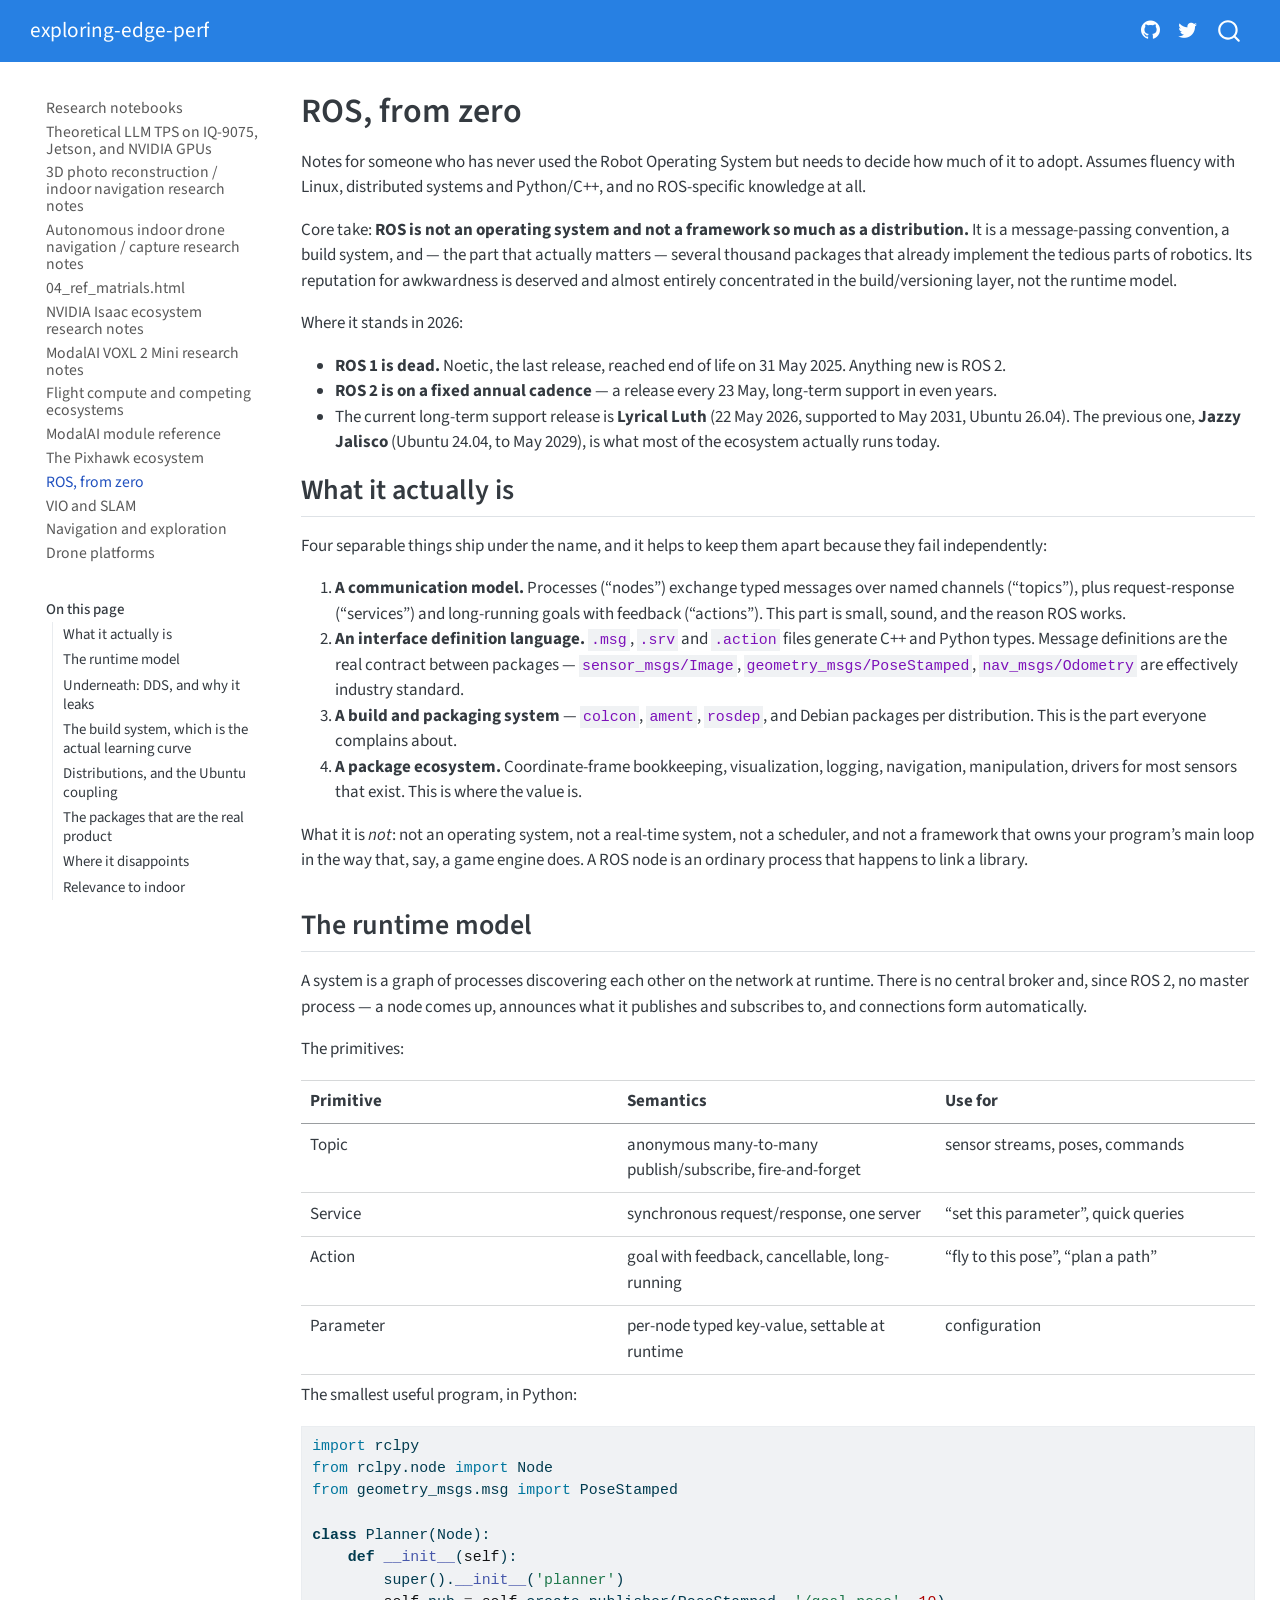
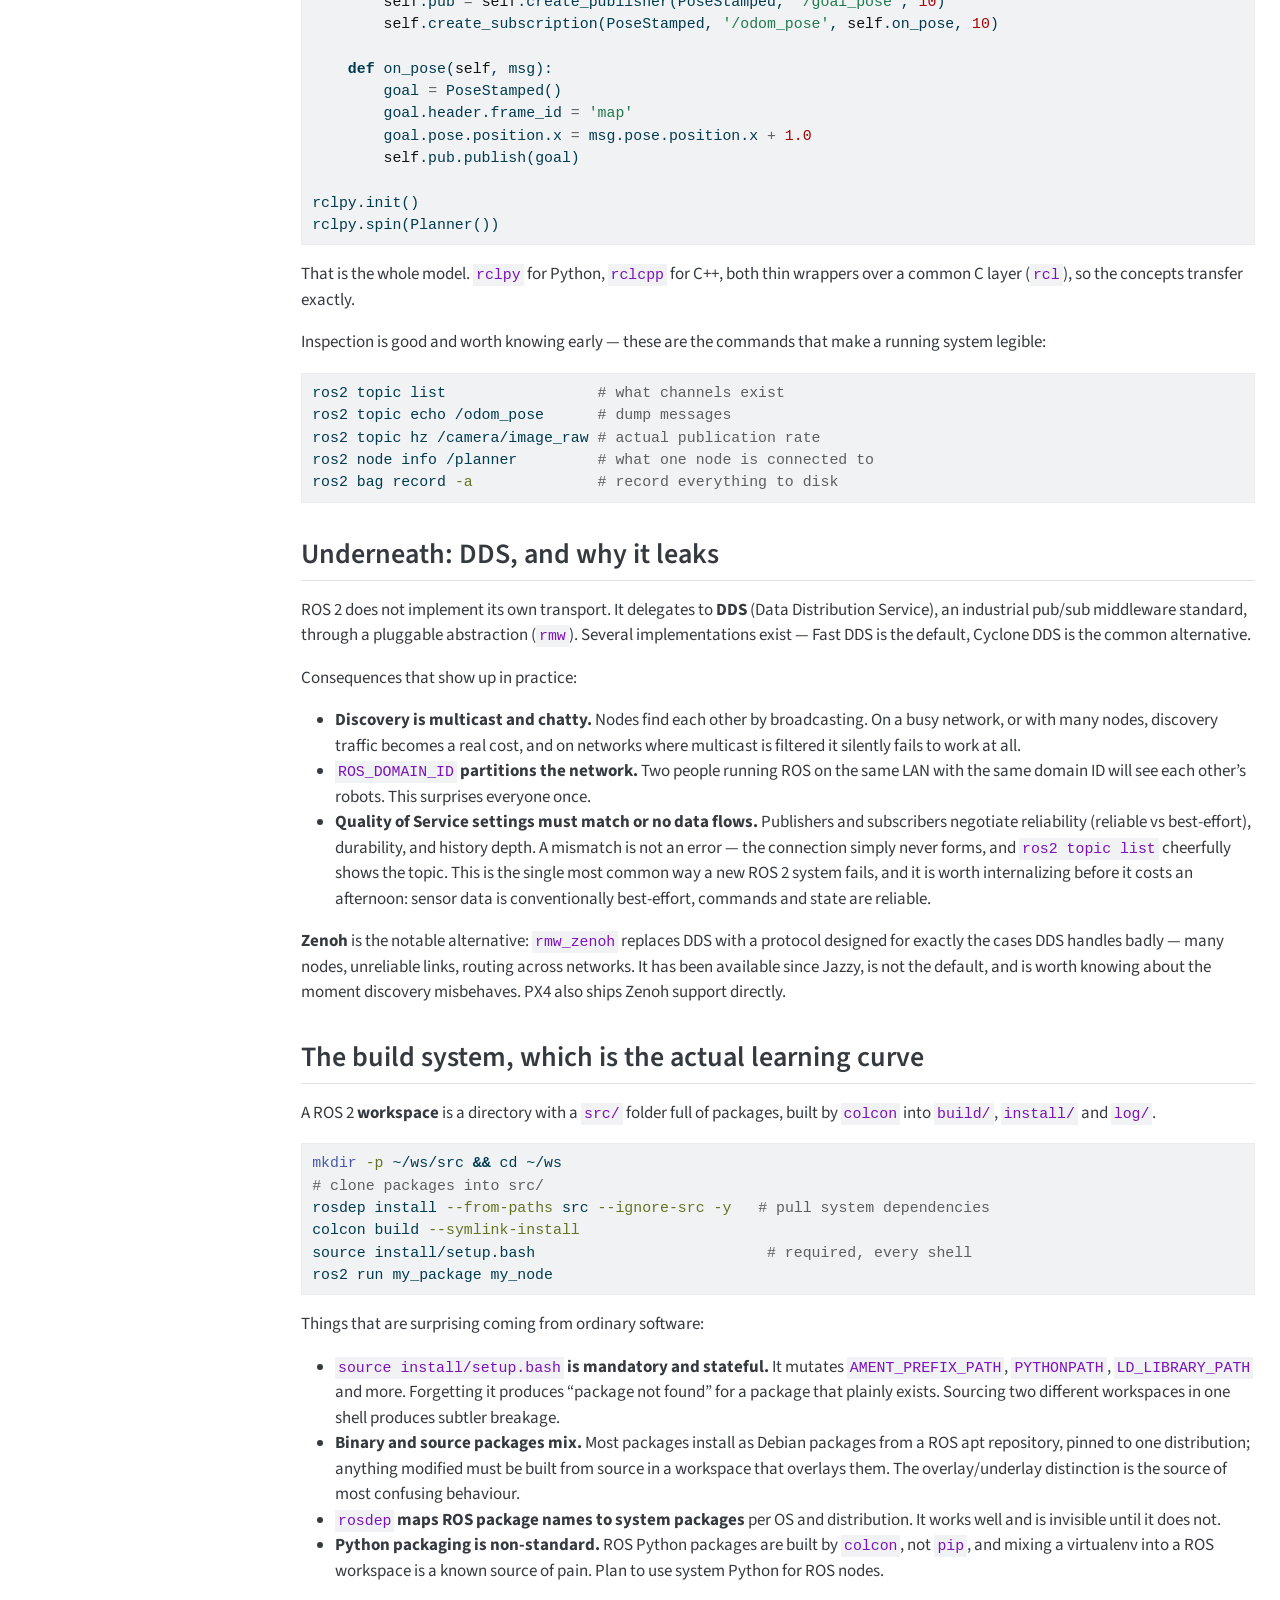
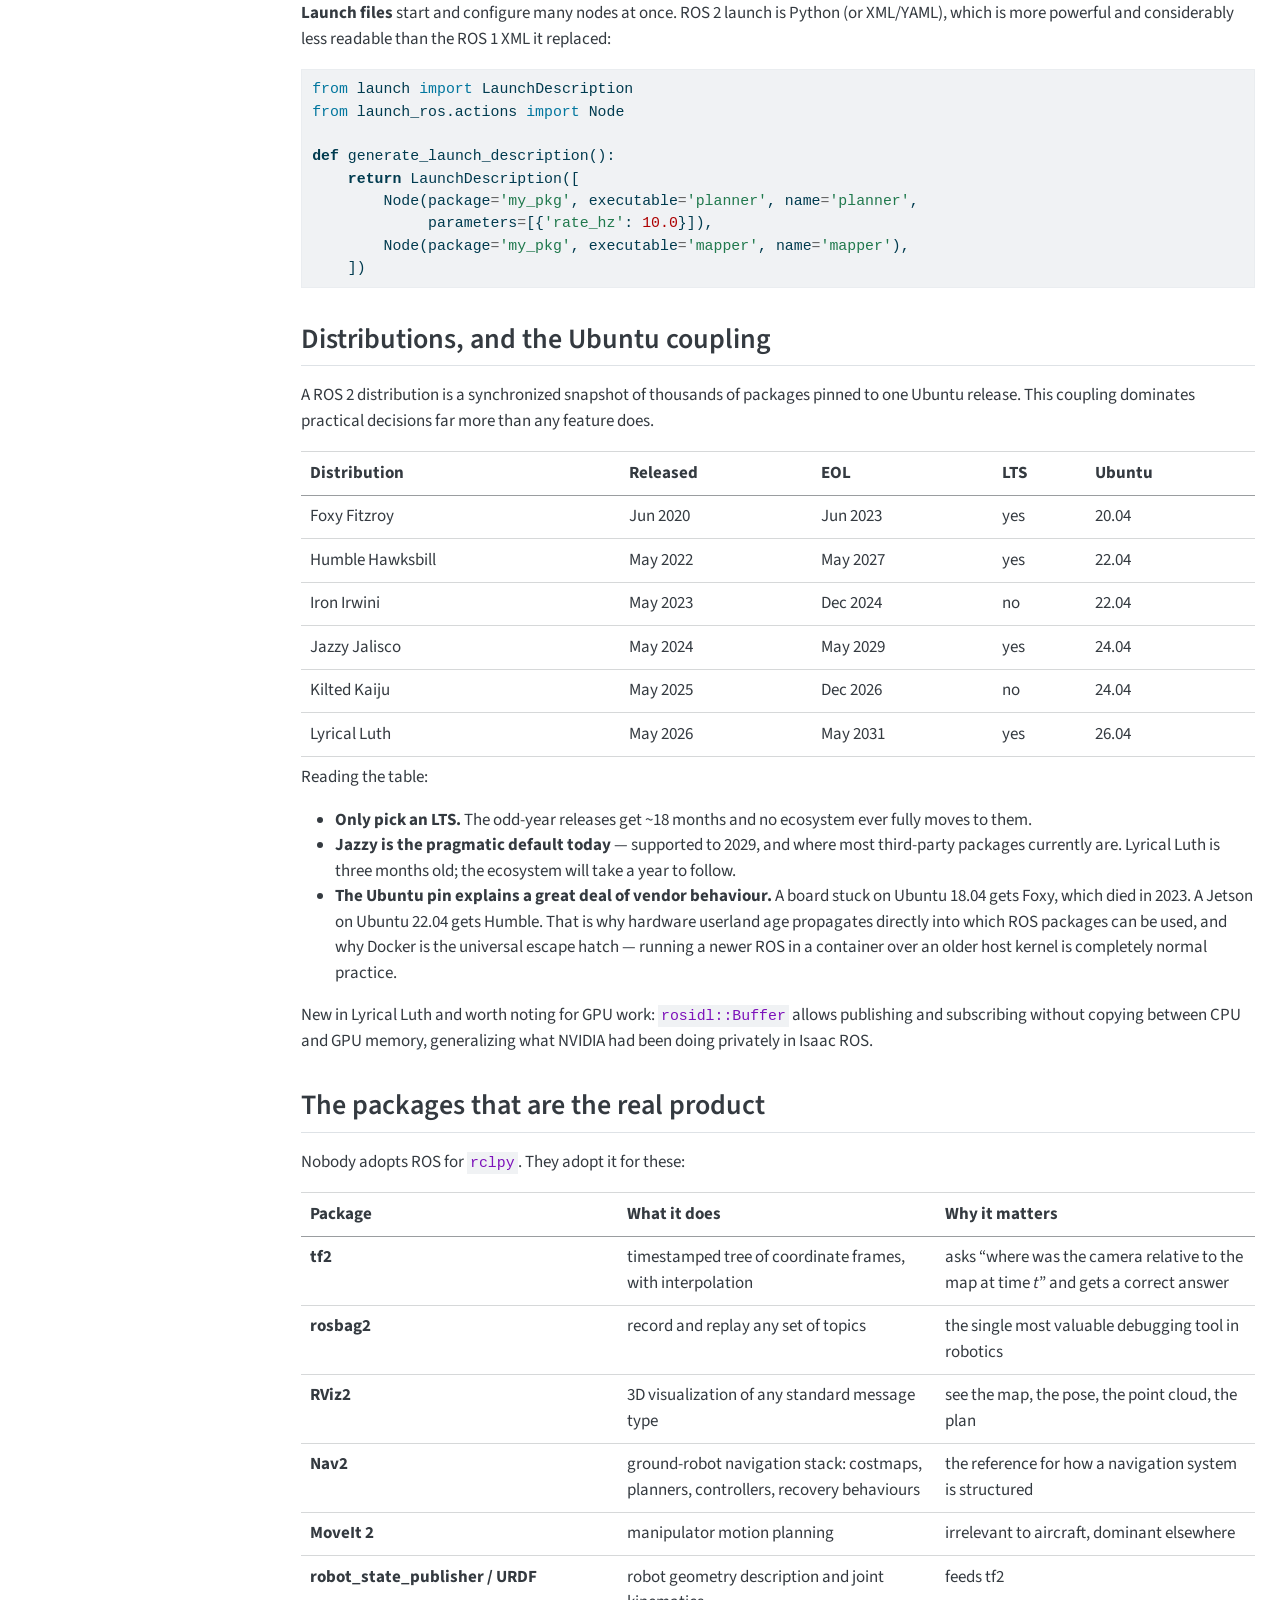
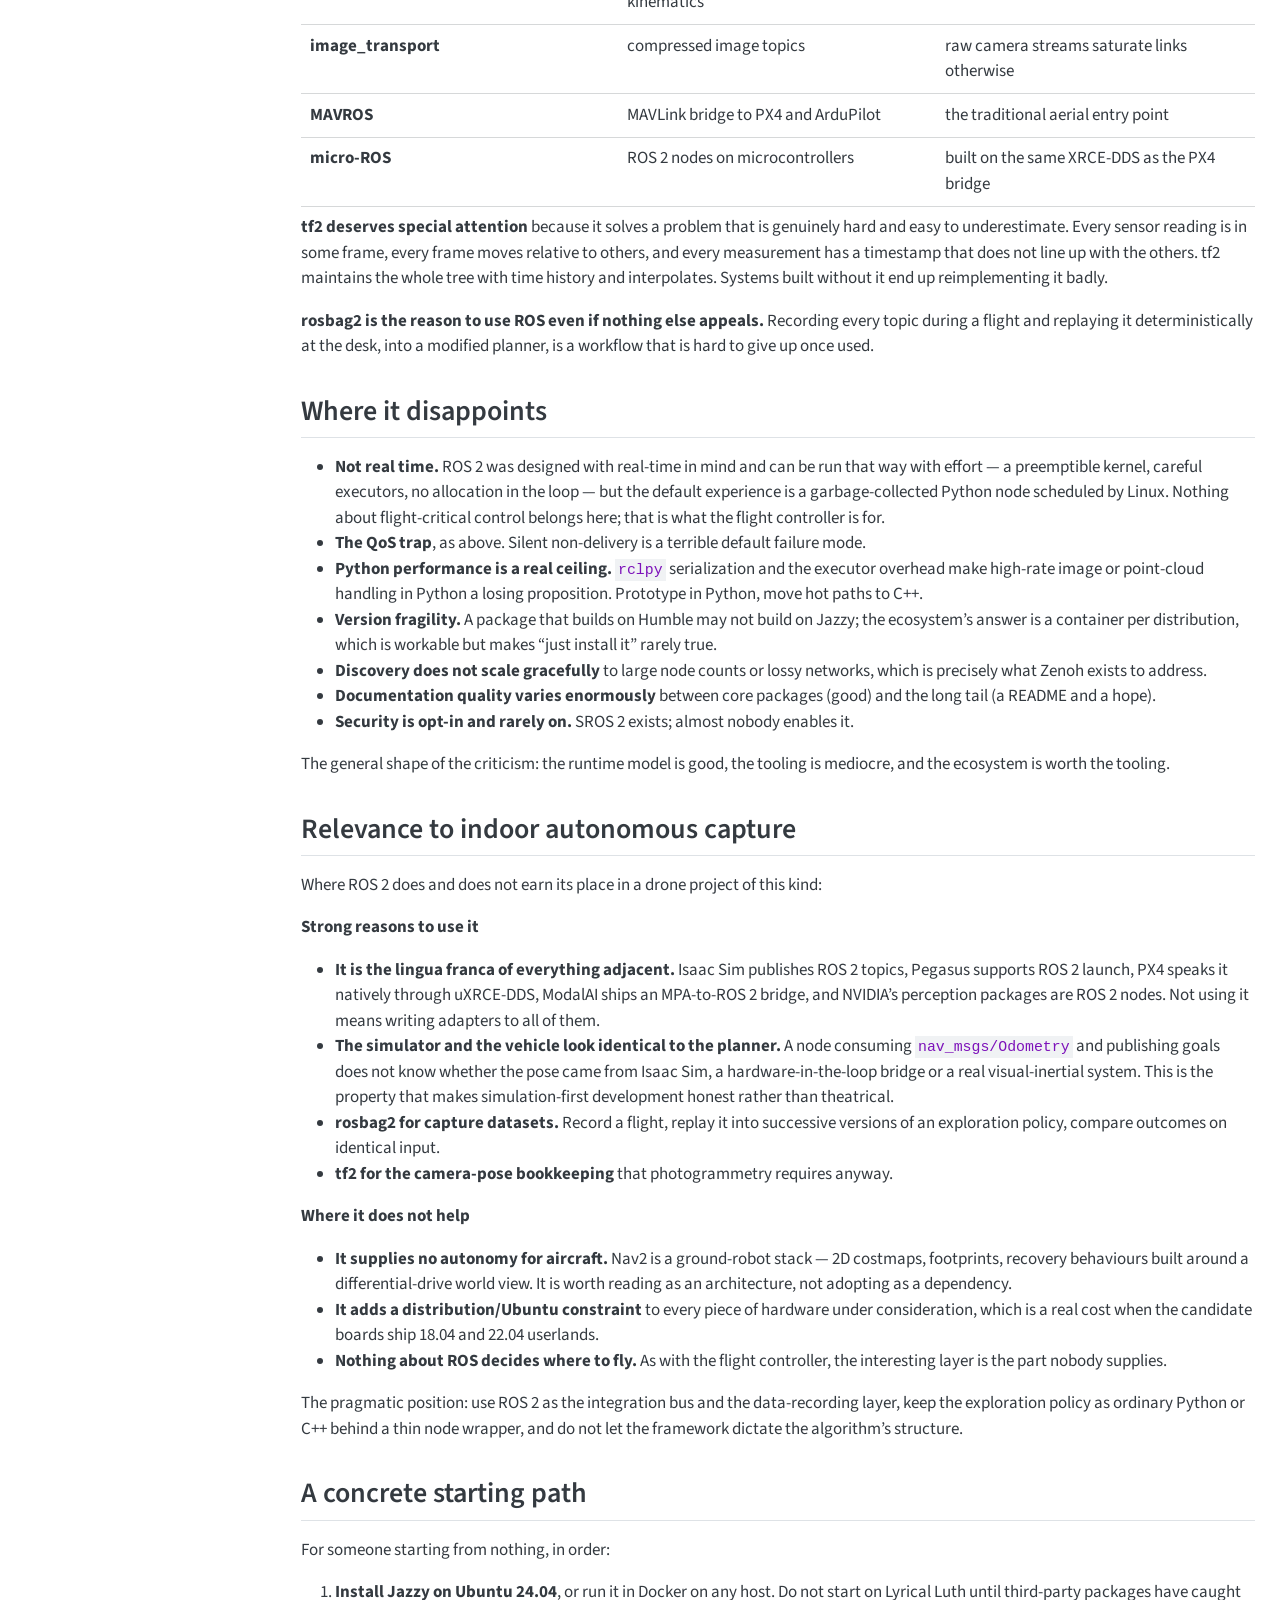
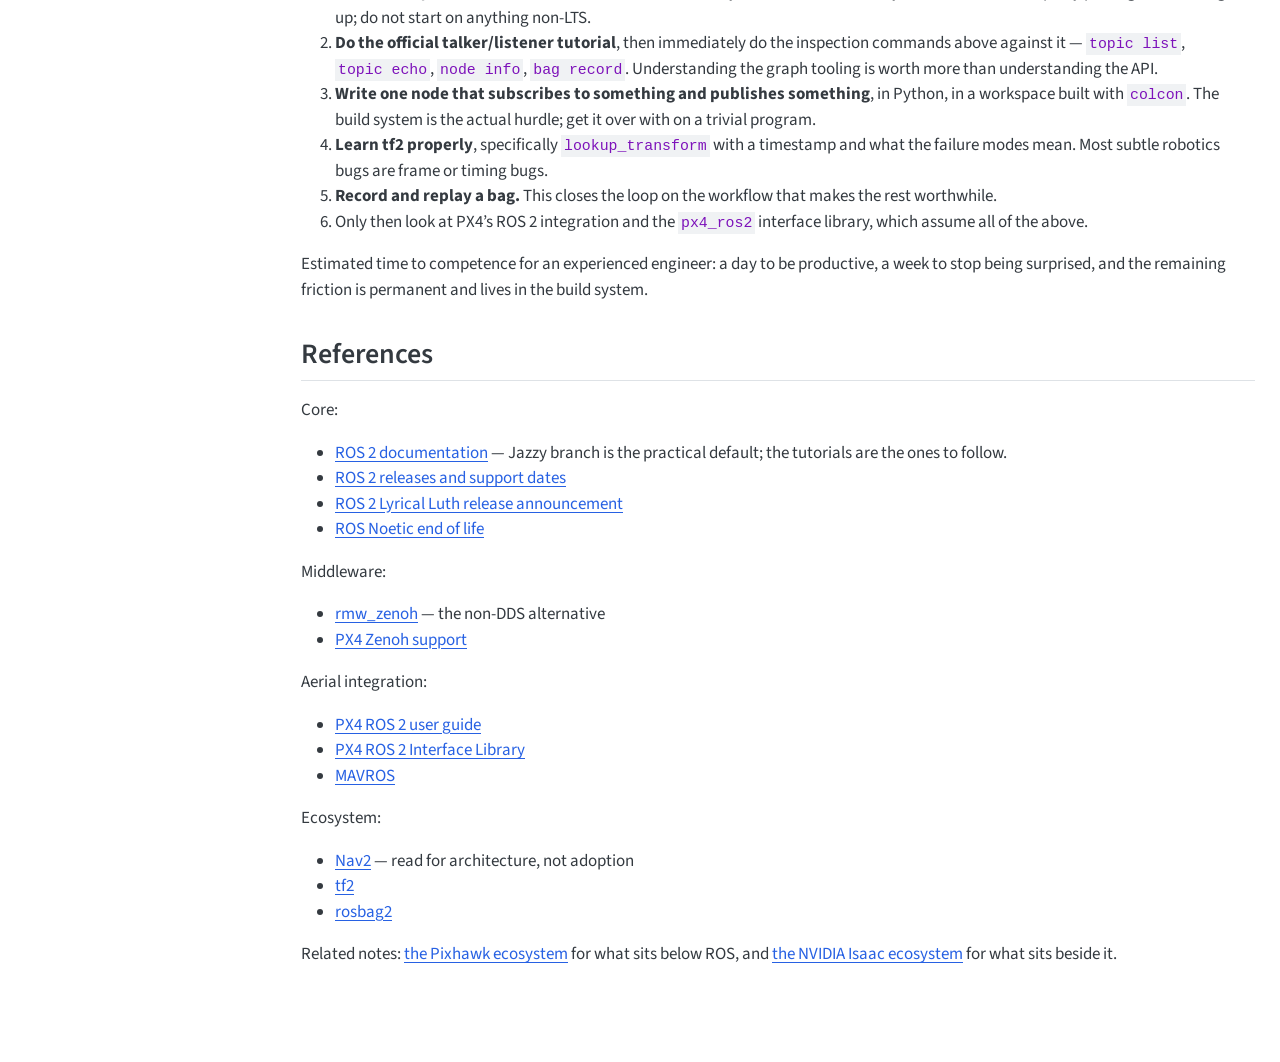
<file: ros.html>
<!DOCTYPE html>
<html xmlns="http://www.w3.org/1999/xhtml" lang="en" xml:lang="en"><head>

<meta charset="utf-8">
<meta name="generator" content="quarto-1.10.18">

<meta name="viewport" content="width=device-width, initial-scale=1.0, user-scalable=yes">


<title>ROS, from zero – exploring-edge-perf</title>
<style>
/* Default styles provided by pandoc.
** See https://pandoc.org/MANUAL.html#variables-for-html for config info.
*/
span.smallcaps{font-variant: small-caps;}
div.columns{display: flex; gap: 1.5em;}
div.column{flex: auto;}
@media screen {
div.columns{gap: min(4vw, 1.5em);}
div.column{overflow-x: auto;}
}
div.hanging-indent{margin-left: 1.5em; text-indent: -1.5em;}
ul.task-list{list-style: none;}
ul.task-list li input[type="checkbox"] {
  width: 0.8em;
  margin: 0 0.8em 0.2em -1em; /* quarto-specific, see https://github.com/quarto-dev/quarto-cli/issues/4556 */ 
  vertical-align: middle;
}
/* CSS for syntax highlighting */
html { -webkit-text-size-adjust: 100%; }
pre > code.sourceCode { white-space: pre; position: relative; }
pre > code.sourceCode > span { display: inline-block; line-height: 1.25; }
pre > code.sourceCode > span:empty { height: 1.2em; }
.sourceCode { overflow: visible; }
code.sourceCode > span { color: inherit; text-decoration: inherit; }
div.sourceCode { margin: 1em 0; }
pre.sourceCode { margin: 0; }
@media screen {
div.sourceCode { overflow: auto; }
}
@media print {
pre > code.sourceCode { white-space: pre-wrap; }
pre > code.sourceCode > span { text-indent: -5em; padding-left: 5em; }
}
pre.numberSource code
  { counter-reset: source-line 0; }
pre.numberSource code > span
  { position: relative; left: -4em; counter-increment: source-line; }
pre.numberSource code > span > a:first-child::before
  { content: counter(source-line);
    position: relative; left: -1em; text-align: right; vertical-align: baseline;
    border: none; display: inline-block;
    -webkit-touch-callout: none; -webkit-user-select: none;
    -khtml-user-select: none; -moz-user-select: none;
    -ms-user-select: none; user-select: none;
    padding: 0 4px; width: 4em;
  }
pre.numberSource { margin-left: 3em;  padding-left: 4px; }
div.sourceCode
  {   }
@media screen {
pre > code.sourceCode > span > a:first-child::before { text-decoration: underline; }
}
</style>


<script src="site_libs/quarto-nav/quarto-nav.js"></script>
<script src="site_libs/quarto-nav/headroom.min.js"></script>
<script src="site_libs/clipboard/clipboard.min.js"></script>
<script src="site_libs/quarto-search/autocomplete.umd.js"></script>
<script src="site_libs/quarto-search/fuse.min.js"></script>
<script src="site_libs/quarto-search/quarto-search.js"></script>
<meta name="quarto:offset" content="./">
<script src="site_libs/quarto-html/quarto.js" type="module"></script>
<script src="site_libs/quarto-html/tabsets/tabsets.js" type="module"></script>
<script src="site_libs/quarto-html/popper.min.js"></script>
<script src="site_libs/quarto-html/tippy.umd.min.js"></script>
<script src="site_libs/quarto-html/anchor.min.js"></script>
<link href="site_libs/quarto-html/tippy.css" rel="stylesheet">
<link href="site_libs/quarto-html/quarto-syntax-highlighting-64a204ab8560d761af7679ceaba22944.css" rel="stylesheet" id="quarto-text-highlighting-styles">
<script src="site_libs/bootstrap/bootstrap.min.js"></script>
<link href="site_libs/bootstrap/bootstrap-icons.css" rel="stylesheet">
<link href="site_libs/bootstrap/bootstrap-d63a2c9c8df14b07662b36303925c8cc.min.css" rel="stylesheet" append-hash="true" id="quarto-bootstrap" data-mode="light">
<script id="quarto-search-options" type="application/json">{
  "location": "navbar",
  "copy-button": false,
  "collapse-after": 3,
  "panel-placement": "end",
  "type": "overlay",
  "limit": 50,
  "keyboard-shortcut": [
    "f",
    "/",
    "s"
  ],
  "show-item-context": false,
  "language": {
    "search-no-results-text": "No results",
    "search-matching-documents-text": "matching documents",
    "search-copy-link-title": "Copy link to search",
    "search-hide-matches-text": "Hide additional matches",
    "search-more-match-text": "more match in this document",
    "search-more-matches-text": "more matches in this document",
    "search-clear-button-title": "Clear",
    "search-text-placeholder": "",
    "search-detached-cancel-button-title": "Cancel",
    "search-submit-button-title": "Submit",
    "search-label": "Search"
  }
}</script>


<link rel="stylesheet" href="styles.css">
<meta property="og:title" content="ROS, from zero – exploring-edge-perf">
<meta property="og:description" content="Memory-bandwidth-bound LLM decode TPS estimates and llama.cpp benchmarks">
<meta property="og:site_name" content="exploring-edge-perf">
<meta name="twitter:title" content="ROS, from zero – exploring-edge-perf">
<meta name="twitter:description" content="Memory-bandwidth-bound LLM decode TPS estimates and llama.cpp benchmarks">
<meta name="twitter:creator" content="@xl0xl0xl0">
<meta name="twitter:card" content="summary">
</head>

<body class="nav-sidebar floating nav-fixed quarto-light">

<div id="quarto-search-results"></div>
  <header id="quarto-header" class="headroom fixed-top">
    <nav class="navbar navbar-expand-lg " data-bs-theme="dark">
      <div class="navbar-container container-fluid">
      <div class="navbar-brand-container mx-auto">
    <a class="navbar-brand" href="./index.html">
    <span class="navbar-title">exploring-edge-perf</span>
    </a>
  </div>
            <div id="quarto-search" class="" title="Search"></div>
          <button class="navbar-toggler" type="button" data-bs-toggle="collapse" data-bs-target="#navbarCollapse" aria-controls="navbarCollapse" role="menu" aria-expanded="false" aria-label="Toggle navigation" onclick="if (window.quartoToggleHeadroom) { window.quartoToggleHeadroom(); }">
  <span class="navbar-toggler-icon"></span>
</button>
          <div class="collapse navbar-collapse" id="navbarCollapse">
            <ul class="navbar-nav navbar-nav-scroll ms-auto">
  <li class="nav-item compact">
    <a class="nav-link" href="http://github.com/xl0/edge-notes"> <i class="bi bi-github" role="img">
</i> 
<span class="menu-text"></span></a>
  </li>  
  <li class="nav-item compact">
    <a class="nav-link" href="https://twitter.com/xl0xl0xl0"> <i class="bi bi-twitter" role="img">
</i> 
<span class="menu-text"></span></a>
  </li>  
</ul>
          </div> <!-- /navcollapse -->
            <div class="quarto-navbar-tools">
</div>
      </div> <!-- /container-fluid -->
    </nav>
  <nav class="quarto-secondary-nav">
    <div class="container-fluid d-flex">
      <button type="button" class="quarto-btn-toggle btn" data-bs-toggle="collapse" role="button" data-bs-target=".quarto-sidebar-collapse-item" aria-controls="quarto-sidebar" aria-expanded="false" aria-label="Toggle sidebar navigation" onclick="if (window.quartoToggleHeadroom) { window.quartoToggleHeadroom(); }">
        <i class="bi bi-layout-text-sidebar-reverse"></i>
      </button>
        <nav class="quarto-page-breadcrumbs" aria-label="breadcrumb"><ol class="breadcrumb"><li class="breadcrumb-item"><a href="./ros.html">ROS, from zero</a></li></ol></nav>
        <a class="flex-grow-1" role="navigation" data-bs-toggle="collapse" data-bs-target=".quarto-sidebar-collapse-item" aria-controls="quarto-sidebar" aria-expanded="false" aria-label="Toggle sidebar navigation" onclick="if (window.quartoToggleHeadroom) { window.quartoToggleHeadroom(); }">      
        </a>
    </div>
  </nav>
</header>
<!-- content -->
<div id="quarto-content" class="quarto-container page-columns page-rows-contents page-layout-full page-navbar">
<!-- sidebar -->
  <nav id="quarto-sidebar" class="sidebar collapse collapse-horizontal quarto-sidebar-collapse-item sidebar-navigation floating overflow-auto">
    <div class="sidebar-menu-container"> 
    <ul class="list-unstyled mt-1">
        <li class="sidebar-item">
  <div class="sidebar-item-container"> 
  <a href="./index.html" class="sidebar-item-text sidebar-link">
 <span class="menu-text">Research notebooks</span></a>
  </div>
</li>
        <li class="sidebar-item">
  <div class="sidebar-item-container"> 
  <a href="./edge_llm_tps.html" class="sidebar-item-text sidebar-link">
 <span class="menu-text">Theoretical LLM TPS on IQ-9075, Jetson, and NVIDIA GPUs</span></a>
  </div>
</li>
        <li class="sidebar-item">
  <div class="sidebar-item-container"> 
  <a href="./3d_photo_reconstruction.html" class="sidebar-item-text sidebar-link">
 <span class="menu-text">3D photo reconstruction / indoor navigation research notes</span></a>
  </div>
</li>
        <li class="sidebar-item">
  <div class="sidebar-item-container"> 
  <a href="./autonomous_drone_navigation.html" class="sidebar-item-text sidebar-link">
 <span class="menu-text">Autonomous indoor drone navigation / capture research notes</span></a>
  </div>
</li>
        <li class="sidebar-item">
  <div class="sidebar-item-container"> 
  <a href="./04_ref_matrials.html" class="sidebar-item-text sidebar-link">
 <span class="menu-text">04_ref_matrials.html</span></a>
  </div>
</li>
        <li class="sidebar-item">
  <div class="sidebar-item-container"> 
  <a href="./nvidia_isaac_ecosystem.html" class="sidebar-item-text sidebar-link">
 <span class="menu-text">NVIDIA Isaac ecosystem research notes</span></a>
  </div>
</li>
        <li class="sidebar-item">
  <div class="sidebar-item-container"> 
  <a href="./voxl2_mini.html" class="sidebar-item-text sidebar-link">
 <span class="menu-text">ModalAI VOXL 2 Mini research notes</span></a>
  </div>
</li>
        <li class="sidebar-item">
  <div class="sidebar-item-container"> 
  <a href="./flight_compute_landscape.html" class="sidebar-item-text sidebar-link">
 <span class="menu-text">Flight compute and competing ecosystems</span></a>
  </div>
</li>
        <li class="sidebar-item">
  <div class="sidebar-item-container"> 
  <a href="./modalai_modules.html" class="sidebar-item-text sidebar-link">
 <span class="menu-text">ModalAI module reference</span></a>
  </div>
</li>
        <li class="sidebar-item">
  <div class="sidebar-item-container"> 
  <a href="./pixhawk_ecosystem.html" class="sidebar-item-text sidebar-link">
 <span class="menu-text">The Pixhawk ecosystem</span></a>
  </div>
</li>
        <li class="sidebar-item">
  <div class="sidebar-item-container"> 
  <a href="./ros.html" class="sidebar-item-text sidebar-link active">
 <span class="menu-text">ROS, from zero</span></a>
  </div>
</li>
        <li class="sidebar-item">
  <div class="sidebar-item-container"> 
  <a href="./vio_slam.html" class="sidebar-item-text sidebar-link">
 <span class="menu-text">VIO and SLAM</span></a>
  </div>
</li>
        <li class="sidebar-item">
  <div class="sidebar-item-container"> 
  <a href="./navigation_exploration.html" class="sidebar-item-text sidebar-link">
 <span class="menu-text">Navigation and exploration</span></a>
  </div>
</li>
        <li class="sidebar-item">
  <div class="sidebar-item-container"> 
  <a href="./platforms.html" class="sidebar-item-text sidebar-link">
 <span class="menu-text">Drone platforms</span></a>
  </div>
</li>
    </ul>
    </div>
    <nav id="TOC" role="doc-toc" class="toc-active">
    <h2 id="toc-title">On this page</h2>
   
  <ul>
  <li><a href="#what-it-actually-is" id="toc-what-it-actually-is" class="nav-link active" data-scroll-target="#what-it-actually-is">What it actually is</a></li>
  <li><a href="#the-runtime-model" id="toc-the-runtime-model" class="nav-link" data-scroll-target="#the-runtime-model">The runtime model</a></li>
  <li><a href="#underneath-dds-and-why-it-leaks" id="toc-underneath-dds-and-why-it-leaks" class="nav-link" data-scroll-target="#underneath-dds-and-why-it-leaks">Underneath: DDS, and why it leaks</a></li>
  <li><a href="#the-build-system-which-is-the-actual-learning-curve" id="toc-the-build-system-which-is-the-actual-learning-curve" class="nav-link" data-scroll-target="#the-build-system-which-is-the-actual-learning-curve">The build system, which is the actual learning curve</a></li>
  <li><a href="#distributions-and-the-ubuntu-coupling" id="toc-distributions-and-the-ubuntu-coupling" class="nav-link" data-scroll-target="#distributions-and-the-ubuntu-coupling">Distributions, and the Ubuntu coupling</a></li>
  <li><a href="#the-packages-that-are-the-real-product" id="toc-the-packages-that-are-the-real-product" class="nav-link" data-scroll-target="#the-packages-that-are-the-real-product">The packages that are the real product</a></li>
  <li><a href="#where-it-disappoints" id="toc-where-it-disappoints" class="nav-link" data-scroll-target="#where-it-disappoints">Where it disappoints</a></li>
  <li><a href="#relevance-to-indoor-autonomous-capture" id="toc-relevance-to-indoor-autonomous-capture" class="nav-link" data-scroll-target="#relevance-to-indoor-autonomous-capture">Relevance to indoor autonomous capture</a></li>
  <li><a href="#a-concrete-starting-path" id="toc-a-concrete-starting-path" class="nav-link" data-scroll-target="#a-concrete-starting-path">A concrete starting path</a></li>
  <li><a href="#references" id="toc-references" class="nav-link" data-scroll-target="#references">References</a></li>
  </ul>
</nav>
</nav>
<div id="quarto-sidebar-glass" class="quarto-sidebar-collapse-item" data-bs-toggle="collapse" data-bs-target=".quarto-sidebar-collapse-item"></div>
<!-- margin-sidebar -->
    <div id="quarto-margin-sidebar" class="sidebar margin-sidebar zindex-bottom">
    </div>
<!-- main -->
<main class="content column-page-right" id="quarto-document-content">

<header id="title-block-header" class="quarto-title-block default">
<div class="quarto-title">
<h1 class="title">ROS, from zero</h1>
</div>



<div class="quarto-title-meta column-page-right">

    
  
    
  </div>
  


</header>


<!-- WARNING: THIS FILE WAS AUTOGENERATED! DO NOT EDIT! -->
<p>Notes for someone who has never used the Robot Operating System but needs to decide how much of it to adopt. Assumes fluency with Linux, distributed systems and Python/C++, and no ROS-specific knowledge at all.</p>
<p>Core take: <strong>ROS is not an operating system and not a framework so much as a distribution.</strong> It is a message-passing convention, a build system, and — the part that actually matters — several thousand packages that already implement the tedious parts of robotics. Its reputation for awkwardness is deserved and almost entirely concentrated in the build/versioning layer, not the runtime model.</p>
<p>Where it stands in 2026:</p>
<ul>
<li><strong>ROS 1 is dead.</strong> Noetic, the last release, reached end of life on 31 May 2025. Anything new is ROS 2.</li>
<li><strong>ROS 2 is on a fixed annual cadence</strong> — a release every 23 May, long-term support in even years.</li>
<li>The current long-term support release is <strong>Lyrical Luth</strong> (22 May 2026, supported to May 2031, Ubuntu 26.04). The previous one, <strong>Jazzy Jalisco</strong> (Ubuntu 24.04, to May 2029), is what most of the ecosystem actually runs today.</li>
</ul>
<section id="what-it-actually-is" class="level2">
<h2 class="anchored" data-anchor-id="what-it-actually-is">What it actually is</h2>
<p>Four separable things ship under the name, and it helps to keep them apart because they fail independently:</p>
<ol type="1">
<li><strong>A communication model.</strong> Processes (“nodes”) exchange typed messages over named channels (“topics”), plus request-response (“services”) and long-running goals with feedback (“actions”). This part is small, sound, and the reason ROS works.</li>
<li><strong>An interface definition language.</strong> <code>.msg</code>, <code>.srv</code> and <code>.action</code> files generate C++ and Python types. Message definitions are the real contract between packages — <code>sensor_msgs/Image</code>, <code>geometry_msgs/PoseStamped</code>, <code>nav_msgs/Odometry</code> are effectively industry standard.</li>
<li><strong>A build and packaging system</strong> — <code>colcon</code>, <code>ament</code>, <code>rosdep</code>, and Debian packages per distribution. This is the part everyone complains about.</li>
<li><strong>A package ecosystem.</strong> Coordinate-frame bookkeeping, visualization, logging, navigation, manipulation, drivers for most sensors that exist. This is where the value is.</li>
</ol>
<p>What it is <em>not</em>: not an operating system, not a real-time system, not a scheduler, and not a framework that owns your program’s main loop in the way that, say, a game engine does. A ROS node is an ordinary process that happens to link a library.</p>
</section>
<section id="the-runtime-model" class="level2">
<h2 class="anchored" data-anchor-id="the-runtime-model">The runtime model</h2>
<p>A system is a graph of processes discovering each other on the network at runtime. There is no central broker and, since ROS 2, no master process — a node comes up, announces what it publishes and subscribes to, and connections form automatically.</p>
<p>The primitives:</p>
<table class="caption-top table">
<colgroup>
<col style="width: 33%">
<col style="width: 33%">
<col style="width: 33%">
</colgroup>
<thead>
<tr class="header">
<th>Primitive</th>
<th>Semantics</th>
<th>Use for</th>
</tr>
</thead>
<tbody>
<tr class="odd">
<td>Topic</td>
<td>anonymous many-to-many publish/subscribe, fire-and-forget</td>
<td>sensor streams, poses, commands</td>
</tr>
<tr class="even">
<td>Service</td>
<td>synchronous request/response, one server</td>
<td>“set this parameter”, quick queries</td>
</tr>
<tr class="odd">
<td>Action</td>
<td>goal with feedback, cancellable, long-running</td>
<td>“fly to this pose”, “plan a path”</td>
</tr>
<tr class="even">
<td>Parameter</td>
<td>per-node typed key-value, settable at runtime</td>
<td>configuration</td>
</tr>
</tbody>
</table>
<p>The smallest useful program, in Python:</p>
<div class="code-copy-outer-scaffold"><div class="sourceCode" id="cb1"><pre class="sourceCode python code-with-copy"><code class="sourceCode python"><span id="cb1-1"><a href="#cb1-1" aria-hidden="true" tabindex="-1"></a><span class="im">import</span> rclpy</span>
<span id="cb1-2"><a href="#cb1-2" aria-hidden="true" tabindex="-1"></a><span class="im">from</span> rclpy.node <span class="im">import</span> Node</span>
<span id="cb1-3"><a href="#cb1-3" aria-hidden="true" tabindex="-1"></a><span class="im">from</span> geometry_msgs.msg <span class="im">import</span> PoseStamped</span>
<span id="cb1-4"><a href="#cb1-4" aria-hidden="true" tabindex="-1"></a></span>
<span id="cb1-5"><a href="#cb1-5" aria-hidden="true" tabindex="-1"></a><span class="kw">class</span> Planner(Node):</span>
<span id="cb1-6"><a href="#cb1-6" aria-hidden="true" tabindex="-1"></a>    <span class="kw">def</span> <span class="fu">__init__</span>(<span class="va">self</span>):</span>
<span id="cb1-7"><a href="#cb1-7" aria-hidden="true" tabindex="-1"></a>        <span class="bu">super</span>().<span class="fu">__init__</span>(<span class="st">'planner'</span>)</span>
<span id="cb1-8"><a href="#cb1-8" aria-hidden="true" tabindex="-1"></a>        <span class="va">self</span>.pub <span class="op">=</span> <span class="va">self</span>.create_publisher(PoseStamped, <span class="st">'/goal_pose'</span>, <span class="dv">10</span>)</span>
<span id="cb1-9"><a href="#cb1-9" aria-hidden="true" tabindex="-1"></a>        <span class="va">self</span>.create_subscription(PoseStamped, <span class="st">'/odom_pose'</span>, <span class="va">self</span>.on_pose, <span class="dv">10</span>)</span>
<span id="cb1-10"><a href="#cb1-10" aria-hidden="true" tabindex="-1"></a></span>
<span id="cb1-11"><a href="#cb1-11" aria-hidden="true" tabindex="-1"></a>    <span class="kw">def</span> on_pose(<span class="va">self</span>, msg):</span>
<span id="cb1-12"><a href="#cb1-12" aria-hidden="true" tabindex="-1"></a>        goal <span class="op">=</span> PoseStamped()</span>
<span id="cb1-13"><a href="#cb1-13" aria-hidden="true" tabindex="-1"></a>        goal.header.frame_id <span class="op">=</span> <span class="st">'map'</span></span>
<span id="cb1-14"><a href="#cb1-14" aria-hidden="true" tabindex="-1"></a>        goal.pose.position.x <span class="op">=</span> msg.pose.position.x <span class="op">+</span> <span class="fl">1.0</span></span>
<span id="cb1-15"><a href="#cb1-15" aria-hidden="true" tabindex="-1"></a>        <span class="va">self</span>.pub.publish(goal)</span>
<span id="cb1-16"><a href="#cb1-16" aria-hidden="true" tabindex="-1"></a></span>
<span id="cb1-17"><a href="#cb1-17" aria-hidden="true" tabindex="-1"></a>rclpy.init()</span>
<span id="cb1-18"><a href="#cb1-18" aria-hidden="true" tabindex="-1"></a>rclpy.spin(Planner())</span></code></pre></div><button title="Copy to Clipboard" class="code-copy-button"><i class="bi"></i></button></div>
<p>That is the whole model. <code>rclpy</code> for Python, <code>rclcpp</code> for C++, both thin wrappers over a common C layer (<code>rcl</code>), so the concepts transfer exactly.</p>
<p>Inspection is good and worth knowing early — these are the commands that make a running system legible:</p>
<div class="code-copy-outer-scaffold"><div class="sourceCode" id="cb2"><pre class="sourceCode bash code-with-copy"><code class="sourceCode bash"><span id="cb2-1"><a href="#cb2-1" aria-hidden="true" tabindex="-1"></a><span class="ex">ros2</span> topic list                 <span class="co"># what channels exist</span></span>
<span id="cb2-2"><a href="#cb2-2" aria-hidden="true" tabindex="-1"></a><span class="ex">ros2</span> topic echo /odom_pose      <span class="co"># dump messages</span></span>
<span id="cb2-3"><a href="#cb2-3" aria-hidden="true" tabindex="-1"></a><span class="ex">ros2</span> topic hz /camera/image_raw <span class="co"># actual publication rate</span></span>
<span id="cb2-4"><a href="#cb2-4" aria-hidden="true" tabindex="-1"></a><span class="ex">ros2</span> node info /planner         <span class="co"># what one node is connected to</span></span>
<span id="cb2-5"><a href="#cb2-5" aria-hidden="true" tabindex="-1"></a><span class="ex">ros2</span> bag record <span class="at">-a</span>              <span class="co"># record everything to disk</span></span></code></pre></div><button title="Copy to Clipboard" class="code-copy-button"><i class="bi"></i></button></div>
</section>
<section id="underneath-dds-and-why-it-leaks" class="level2">
<h2 class="anchored" data-anchor-id="underneath-dds-and-why-it-leaks">Underneath: DDS, and why it leaks</h2>
<p>ROS 2 does not implement its own transport. It delegates to <strong>DDS</strong> (Data Distribution Service), an industrial pub/sub middleware standard, through a pluggable abstraction (<code>rmw</code>). Several implementations exist — Fast DDS is the default, Cyclone DDS is the common alternative.</p>
<p>Consequences that show up in practice:</p>
<ul>
<li><strong>Discovery is multicast and chatty.</strong> Nodes find each other by broadcasting. On a busy network, or with many nodes, discovery traffic becomes a real cost, and on networks where multicast is filtered it silently fails to work at all.</li>
<li><strong><code>ROS_DOMAIN_ID</code> partitions the network.</strong> Two people running ROS on the same LAN with the same domain ID will see each other’s robots. This surprises everyone once.</li>
<li><strong>Quality of Service settings must match or no data flows.</strong> Publishers and subscribers negotiate reliability (reliable vs best-effort), durability, and history depth. A mismatch is not an error — the connection simply never forms, and <code>ros2 topic list</code> cheerfully shows the topic. This is the single most common way a new ROS 2 system fails, and it is worth internalizing before it costs an afternoon: sensor data is conventionally best-effort, commands and state are reliable.</li>
</ul>
<p><strong>Zenoh</strong> is the notable alternative: <code>rmw_zenoh</code> replaces DDS with a protocol designed for exactly the cases DDS handles badly — many nodes, unreliable links, routing across networks. It has been available since Jazzy, is not the default, and is worth knowing about the moment discovery misbehaves. PX4 also ships Zenoh support directly.</p>
</section>
<section id="the-build-system-which-is-the-actual-learning-curve" class="level2">
<h2 class="anchored" data-anchor-id="the-build-system-which-is-the-actual-learning-curve">The build system, which is the actual learning curve</h2>
<p>A ROS 2 <strong>workspace</strong> is a directory with a <code>src/</code> folder full of packages, built by <code>colcon</code> into <code>build/</code>, <code>install/</code> and <code>log/</code>.</p>
<div class="code-copy-outer-scaffold"><div class="sourceCode" id="cb3"><pre class="sourceCode bash code-with-copy"><code class="sourceCode bash"><span id="cb3-1"><a href="#cb3-1" aria-hidden="true" tabindex="-1"></a><span class="fu">mkdir</span> <span class="at">-p</span> ~/ws/src <span class="kw">&amp;&amp;</span> <span class="bu">cd</span> ~/ws</span>
<span id="cb3-2"><a href="#cb3-2" aria-hidden="true" tabindex="-1"></a><span class="co"># clone packages into src/</span></span>
<span id="cb3-3"><a href="#cb3-3" aria-hidden="true" tabindex="-1"></a><span class="ex">rosdep</span> install <span class="at">--from-paths</span> src <span class="at">--ignore-src</span> <span class="at">-y</span>   <span class="co"># pull system dependencies</span></span>
<span id="cb3-4"><a href="#cb3-4" aria-hidden="true" tabindex="-1"></a><span class="ex">colcon</span> build <span class="at">--symlink-install</span></span>
<span id="cb3-5"><a href="#cb3-5" aria-hidden="true" tabindex="-1"></a><span class="bu">source</span> install/setup.bash                          <span class="co"># required, every shell</span></span>
<span id="cb3-6"><a href="#cb3-6" aria-hidden="true" tabindex="-1"></a><span class="ex">ros2</span> run my_package my_node</span></code></pre></div><button title="Copy to Clipboard" class="code-copy-button"><i class="bi"></i></button></div>
<p>Things that are surprising coming from ordinary software:</p>
<ul>
<li><strong><code>source install/setup.bash</code> is mandatory and stateful.</strong> It mutates <code>AMENT_PREFIX_PATH</code>, <code>PYTHONPATH</code>, <code>LD_LIBRARY_PATH</code> and more. Forgetting it produces “package not found” for a package that plainly exists. Sourcing two different workspaces in one shell produces subtler breakage.</li>
<li><strong>Binary and source packages mix.</strong> Most packages install as Debian packages from a ROS apt repository, pinned to one distribution; anything modified must be built from source in a workspace that overlays them. The overlay/underlay distinction is the source of most confusing behaviour.</li>
<li><strong><code>rosdep</code> maps ROS package names to system packages</strong> per OS and distribution. It works well and is invisible until it does not.</li>
<li><strong>Python packaging is non-standard.</strong> ROS Python packages are built by <code>colcon</code>, not <code>pip</code>, and mixing a virtualenv into a ROS workspace is a known source of pain. Plan to use system Python for ROS nodes.</li>
</ul>
<p><strong>Launch files</strong> start and configure many nodes at once. ROS 2 launch is Python (or XML/YAML), which is more powerful and considerably less readable than the ROS 1 XML it replaced:</p>
<div class="code-copy-outer-scaffold"><div class="sourceCode" id="cb4"><pre class="sourceCode python code-with-copy"><code class="sourceCode python"><span id="cb4-1"><a href="#cb4-1" aria-hidden="true" tabindex="-1"></a><span class="im">from</span> launch <span class="im">import</span> LaunchDescription</span>
<span id="cb4-2"><a href="#cb4-2" aria-hidden="true" tabindex="-1"></a><span class="im">from</span> launch_ros.actions <span class="im">import</span> Node</span>
<span id="cb4-3"><a href="#cb4-3" aria-hidden="true" tabindex="-1"></a></span>
<span id="cb4-4"><a href="#cb4-4" aria-hidden="true" tabindex="-1"></a><span class="kw">def</span> generate_launch_description():</span>
<span id="cb4-5"><a href="#cb4-5" aria-hidden="true" tabindex="-1"></a>    <span class="cf">return</span> LaunchDescription([</span>
<span id="cb4-6"><a href="#cb4-6" aria-hidden="true" tabindex="-1"></a>        Node(package<span class="op">=</span><span class="st">'my_pkg'</span>, executable<span class="op">=</span><span class="st">'planner'</span>, name<span class="op">=</span><span class="st">'planner'</span>,</span>
<span id="cb4-7"><a href="#cb4-7" aria-hidden="true" tabindex="-1"></a>             parameters<span class="op">=</span>[{<span class="st">'rate_hz'</span>: <span class="fl">10.0</span>}]),</span>
<span id="cb4-8"><a href="#cb4-8" aria-hidden="true" tabindex="-1"></a>        Node(package<span class="op">=</span><span class="st">'my_pkg'</span>, executable<span class="op">=</span><span class="st">'mapper'</span>, name<span class="op">=</span><span class="st">'mapper'</span>),</span>
<span id="cb4-9"><a href="#cb4-9" aria-hidden="true" tabindex="-1"></a>    ])</span></code></pre></div><button title="Copy to Clipboard" class="code-copy-button"><i class="bi"></i></button></div>
</section>
<section id="distributions-and-the-ubuntu-coupling" class="level2">
<h2 class="anchored" data-anchor-id="distributions-and-the-ubuntu-coupling">Distributions, and the Ubuntu coupling</h2>
<p>A ROS 2 distribution is a synchronized snapshot of thousands of packages pinned to one Ubuntu release. This coupling dominates practical decisions far more than any feature does.</p>
<table class="caption-top table">
<thead>
<tr class="header">
<th>Distribution</th>
<th>Released</th>
<th>EOL</th>
<th>LTS</th>
<th>Ubuntu</th>
</tr>
</thead>
<tbody>
<tr class="odd">
<td>Foxy Fitzroy</td>
<td>Jun 2020</td>
<td>Jun 2023</td>
<td>yes</td>
<td>20.04</td>
</tr>
<tr class="even">
<td>Humble Hawksbill</td>
<td>May 2022</td>
<td>May 2027</td>
<td>yes</td>
<td>22.04</td>
</tr>
<tr class="odd">
<td>Iron Irwini</td>
<td>May 2023</td>
<td>Dec 2024</td>
<td>no</td>
<td>22.04</td>
</tr>
<tr class="even">
<td>Jazzy Jalisco</td>
<td>May 2024</td>
<td>May 2029</td>
<td>yes</td>
<td>24.04</td>
</tr>
<tr class="odd">
<td>Kilted Kaiju</td>
<td>May 2025</td>
<td>Dec 2026</td>
<td>no</td>
<td>24.04</td>
</tr>
<tr class="even">
<td>Lyrical Luth</td>
<td>May 2026</td>
<td>May 2031</td>
<td>yes</td>
<td>26.04</td>
</tr>
</tbody>
</table>
<p>Reading the table:</p>
<ul>
<li><strong>Only pick an LTS.</strong> The odd-year releases get ~18 months and no ecosystem ever fully moves to them.</li>
<li><strong>Jazzy is the pragmatic default today</strong> — supported to 2029, and where most third-party packages currently are. Lyrical Luth is three months old; the ecosystem will take a year to follow.</li>
<li><strong>The Ubuntu pin explains a great deal of vendor behaviour.</strong> A board stuck on Ubuntu 18.04 gets Foxy, which died in 2023. A Jetson on Ubuntu 22.04 gets Humble. That is why hardware userland age propagates directly into which ROS packages can be used, and why Docker is the universal escape hatch — running a newer ROS in a container over an older host kernel is completely normal practice.</li>
</ul>
<p>New in Lyrical Luth and worth noting for GPU work: <code>rosidl::Buffer</code> allows publishing and subscribing without copying between CPU and GPU memory, generalizing what NVIDIA had been doing privately in Isaac ROS.</p>
</section>
<section id="the-packages-that-are-the-real-product" class="level2">
<h2 class="anchored" data-anchor-id="the-packages-that-are-the-real-product">The packages that are the real product</h2>
<p>Nobody adopts ROS for <code>rclpy</code>. They adopt it for these:</p>
<table class="caption-top table">
<colgroup>
<col style="width: 33%">
<col style="width: 33%">
<col style="width: 33%">
</colgroup>
<thead>
<tr class="header">
<th>Package</th>
<th>What it does</th>
<th>Why it matters</th>
</tr>
</thead>
<tbody>
<tr class="odd">
<td><strong>tf2</strong></td>
<td>timestamped tree of coordinate frames, with interpolation</td>
<td>asks “where was the camera relative to the map at time <em>t</em>” and gets a correct answer</td>
</tr>
<tr class="even">
<td><strong>rosbag2</strong></td>
<td>record and replay any set of topics</td>
<td>the single most valuable debugging tool in robotics</td>
</tr>
<tr class="odd">
<td><strong>RViz2</strong></td>
<td>3D visualization of any standard message type</td>
<td>see the map, the pose, the point cloud, the plan</td>
</tr>
<tr class="even">
<td><strong>Nav2</strong></td>
<td>ground-robot navigation stack: costmaps, planners, controllers, recovery behaviours</td>
<td>the reference for how a navigation system is structured</td>
</tr>
<tr class="odd">
<td><strong>MoveIt 2</strong></td>
<td>manipulator motion planning</td>
<td>irrelevant to aircraft, dominant elsewhere</td>
</tr>
<tr class="even">
<td><strong>robot_state_publisher / URDF</strong></td>
<td>robot geometry description and joint kinematics</td>
<td>feeds tf2</td>
</tr>
<tr class="odd">
<td><strong>image_transport</strong></td>
<td>compressed image topics</td>
<td>raw camera streams saturate links otherwise</td>
</tr>
<tr class="even">
<td><strong>MAVROS</strong></td>
<td>MAVLink bridge to PX4 and ArduPilot</td>
<td>the traditional aerial entry point</td>
</tr>
<tr class="odd">
<td><strong>micro-ROS</strong></td>
<td>ROS 2 nodes on microcontrollers</td>
<td>built on the same XRCE-DDS as the PX4 bridge</td>
</tr>
</tbody>
</table>
<p><strong>tf2 deserves special attention</strong> because it solves a problem that is genuinely hard and easy to underestimate. Every sensor reading is in some frame, every frame moves relative to others, and every measurement has a timestamp that does not line up with the others. tf2 maintains the whole tree with time history and interpolates. Systems built without it end up reimplementing it badly.</p>
<p><strong>rosbag2 is the reason to use ROS even if nothing else appeals.</strong> Recording every topic during a flight and replaying it deterministically at the desk, into a modified planner, is a workflow that is hard to give up once used.</p>
</section>
<section id="where-it-disappoints" class="level2">
<h2 class="anchored" data-anchor-id="where-it-disappoints">Where it disappoints</h2>
<ul>
<li><strong>Not real time.</strong> ROS 2 was designed with real-time in mind and can be run that way with effort — a preemptible kernel, careful executors, no allocation in the loop — but the default experience is a garbage-collected Python node scheduled by Linux. Nothing about flight-critical control belongs here; that is what the flight controller is for.</li>
<li><strong>The QoS trap</strong>, as above. Silent non-delivery is a terrible default failure mode.</li>
<li><strong>Python performance is a real ceiling.</strong> <code>rclpy</code> serialization and the executor overhead make high-rate image or point-cloud handling in Python a losing proposition. Prototype in Python, move hot paths to C++.</li>
<li><strong>Version fragility.</strong> A package that builds on Humble may not build on Jazzy; the ecosystem’s answer is a container per distribution, which is workable but makes “just install it” rarely true.</li>
<li><strong>Discovery does not scale gracefully</strong> to large node counts or lossy networks, which is precisely what Zenoh exists to address.</li>
<li><strong>Documentation quality varies enormously</strong> between core packages (good) and the long tail (a README and a hope).</li>
<li><strong>Security is opt-in and rarely on.</strong> SROS 2 exists; almost nobody enables it.</li>
</ul>
<p>The general shape of the criticism: the runtime model is good, the tooling is mediocre, and the ecosystem is worth the tooling.</p>
</section>
<section id="relevance-to-indoor-autonomous-capture" class="level2">
<h2 class="anchored" data-anchor-id="relevance-to-indoor-autonomous-capture">Relevance to indoor autonomous capture</h2>
<p>Where ROS 2 does and does not earn its place in a drone project of this kind:</p>
<p><strong>Strong reasons to use it</strong></p>
<ul>
<li><strong>It is the lingua franca of everything adjacent.</strong> Isaac Sim publishes ROS 2 topics, Pegasus supports ROS 2 launch, PX4 speaks it natively through uXRCE-DDS, ModalAI ships an MPA-to-ROS 2 bridge, and NVIDIA’s perception packages are ROS 2 nodes. Not using it means writing adapters to all of them.</li>
<li><strong>The simulator and the vehicle look identical to the planner.</strong> A node consuming <code>nav_msgs/Odometry</code> and publishing goals does not know whether the pose came from Isaac Sim, a hardware-in-the-loop bridge or a real visual-inertial system. This is the property that makes simulation-first development honest rather than theatrical.</li>
<li><strong>rosbag2 for capture datasets.</strong> Record a flight, replay it into successive versions of an exploration policy, compare outcomes on identical input.</li>
<li><strong>tf2 for the camera-pose bookkeeping</strong> that photogrammetry requires anyway.</li>
</ul>
<p><strong>Where it does not help</strong></p>
<ul>
<li><strong>It supplies no autonomy for aircraft.</strong> Nav2 is a ground-robot stack — 2D costmaps, footprints, recovery behaviours built around a differential-drive world view. It is worth reading as an architecture, not adopting as a dependency.</li>
<li><strong>It adds a distribution/Ubuntu constraint</strong> to every piece of hardware under consideration, which is a real cost when the candidate boards ship 18.04 and 22.04 userlands.</li>
<li><strong>Nothing about ROS decides where to fly.</strong> As with the flight controller, the interesting layer is the part nobody supplies.</li>
</ul>
<p>The pragmatic position: use ROS 2 as the integration bus and the data-recording layer, keep the exploration policy as ordinary Python or C++ behind a thin node wrapper, and do not let the framework dictate the algorithm’s structure.</p>
</section>
<section id="a-concrete-starting-path" class="level2">
<h2 class="anchored" data-anchor-id="a-concrete-starting-path">A concrete starting path</h2>
<p>For someone starting from nothing, in order:</p>
<ol type="1">
<li><strong>Install Jazzy on Ubuntu 24.04</strong>, or run it in Docker on any host. Do not start on Lyrical Luth until third-party packages have caught up; do not start on anything non-LTS.</li>
<li><strong>Do the official talker/listener tutorial</strong>, then immediately do the inspection commands above against it — <code>topic list</code>, <code>topic echo</code>, <code>node info</code>, <code>bag record</code>. Understanding the graph tooling is worth more than understanding the API.</li>
<li><strong>Write one node that subscribes to something and publishes something</strong>, in Python, in a workspace built with <code>colcon</code>. The build system is the actual hurdle; get it over with on a trivial program.</li>
<li><strong>Learn tf2 properly</strong>, specifically <code>lookup_transform</code> with a timestamp and what the failure modes mean. Most subtle robotics bugs are frame or timing bugs.</li>
<li><strong>Record and replay a bag.</strong> This closes the loop on the workflow that makes the rest worthwhile.</li>
<li>Only then look at PX4’s ROS 2 integration and the <code>px4_ros2</code> interface library, which assume all of the above.</li>
</ol>
<p>Estimated time to competence for an experienced engineer: a day to be productive, a week to stop being surprised, and the remaining friction is permanent and lives in the build system.</p>
</section>
<section id="references" class="level2">
<h2 class="anchored" data-anchor-id="references">References</h2>
<p>Core:</p>
<ul>
<li><a href="https://docs.ros.org/en/jazzy/">ROS 2 documentation</a> — Jazzy branch is the practical default; the tutorials are the ones to follow.</li>
<li><a href="https://endoflife.date/ros-2">ROS 2 releases and support dates</a></li>
<li><a href="https://discourse.openrobotics.org/t/ros-2-lyrical-luth-released/55021">ROS 2 Lyrical Luth release announcement</a></li>
<li><a href="https://discourse.openrobotics.org/t/ros-noetic-end-of-life-may-31-2025/43160">ROS Noetic end of life</a></li>
</ul>
<p>Middleware:</p>
<ul>
<li><a href="https://github.com/ros2/rmw_zenoh">rmw_zenoh</a> — the non-DDS alternative</li>
<li><a href="https://docs.px4.io/main/en/middleware/zenoh">PX4 Zenoh support</a></li>
</ul>
<p>Aerial integration:</p>
<ul>
<li><a href="https://docs.px4.io/main/en/ros2/">PX4 ROS 2 user guide</a></li>
<li><a href="https://docs.px4.io/main/en/ros2/px4_ros2_interface_lib">PX4 ROS 2 Interface Library</a></li>
<li><a href="https://github.com/mavlink/mavros">MAVROS</a></li>
</ul>
<p>Ecosystem:</p>
<ul>
<li><a href="https://docs.nav2.org/">Nav2</a> — read for architecture, not adoption</li>
<li><a href="https://docs.ros.org/en/jazzy/Concepts/Intermediate/About-Tf2.html">tf2</a></li>
<li><a href="https://github.com/ros2/rosbag2">rosbag2</a></li>
</ul>
<p>Related notes: <a href="./pixhawk_ecosystem.html">the Pixhawk ecosystem</a> for what sits below ROS, and <a href="./nvidia_isaac_ecosystem.html">the NVIDIA Isaac ecosystem</a> for what sits beside it.</p>


</section>

</main> <!-- /main -->
<script id="quarto-html-after-body" type="application/javascript">
  window.document.addEventListener("DOMContentLoaded", function (event) {
    const icon = "";
    const anchorJS = new window.AnchorJS();
    anchorJS.options = {
      placement: 'right',
      icon: icon
    };
    anchorJS.add('.anchored');
    const isCodeAnnotation = (el) => {
      for (const clz of el.classList) {
        if (clz.startsWith('code-annotation-')) {                     
          return true;
        }
      }
      return false;
    }
    const onCopySuccess = function(e) {
      // button target
      const button = e.trigger;
      // don't keep focus
      button.blur();
      // flash "checked"
      button.classList.add('code-copy-button-checked');
      var currentTitle = button.getAttribute("title");
      button.setAttribute("title", "Copied!");
      let tooltip;
      if (window.bootstrap) {
        button.setAttribute("data-bs-toggle", "tooltip");
        button.setAttribute("data-bs-placement", "left");
        button.setAttribute("data-bs-title", "Copied!");
        tooltip = new bootstrap.Tooltip(button, 
          { trigger: "manual", 
            customClass: "code-copy-button-tooltip",
            offset: [0, -8]});
        tooltip.show();    
      }
      setTimeout(function() {
        if (tooltip) {
          tooltip.hide();
          button.removeAttribute("data-bs-title");
          button.removeAttribute("data-bs-toggle");
          button.removeAttribute("data-bs-placement");
        }
        button.setAttribute("title", currentTitle);
        button.classList.remove('code-copy-button-checked');
      }, 1000);
      // clear code selection
      e.clearSelection();
    }
    const getTextToCopy = function(trigger) {
      const outerScaffold = trigger.parentElement.cloneNode(true);
      const codeEl = outerScaffold.querySelector('code');
      for (const childEl of codeEl.children) {
        if (isCodeAnnotation(childEl)) {
          childEl.remove();
        }
      }
      return codeEl.innerText;
    }
    const clipboard = new window.ClipboardJS('.code-copy-button:not([data-in-quarto-modal])', {
      text: getTextToCopy
    });
    clipboard.on('success', onCopySuccess);
    if (window.document.getElementById('quarto-embedded-source-code-modal')) {
      const clipboardModal = new window.ClipboardJS('.code-copy-button[data-in-quarto-modal]', {
        text: getTextToCopy,
        container: window.document.getElementById('quarto-embedded-source-code-modal')
      });
      clipboardModal.on('success', onCopySuccess);
    }
      var localhostRegex = new RegExp(/^(?:http|https):\/\/localhost\:?[0-9]*\//);
      var mailtoRegex = new RegExp(/^mailto:/);
        var filterRegex = new RegExp("https:\/\/xl0\.github\.io\/exploring-edge-perf");
      var isInternal = (href) => {
          return filterRegex.test(href) || localhostRegex.test(href) || mailtoRegex.test(href);
      }
      // Inspect non-navigation links and adorn them if external
     var links = window.document.querySelectorAll('a[href]:not(.nav-link):not(.navbar-brand):not(.toc-action):not(.sidebar-link):not(.sidebar-item-toggle):not(.pagination-link):not(.no-external):not([aria-hidden]):not(.dropdown-item):not(.quarto-navigation-tool):not(.about-link)');
      for (var i=0; i<links.length; i++) {
        const link = links[i];
        if (!isInternal(link.href)) {
          // undo the damage that might have been done by quarto-nav.js in the case of
          // links that we want to consider external
          if (link.dataset.originalHref !== undefined) {
            link.href = link.dataset.originalHref;
          }
        }
      }
    function tippyHover(el, contentFn, onTriggerFn, onUntriggerFn) {
      const config = {
        allowHTML: true,
        maxWidth: 500,
        delay: 100,
        arrow: false,
        appendTo: function(el) {
            return el.parentElement;
        },
        interactive: true,
        interactiveBorder: 10,
        theme: 'quarto',
        placement: 'bottom-start',
      };
      if (contentFn) {
        config.content = contentFn;
      }
      if (onTriggerFn) {
        config.onTrigger = onTriggerFn;
      }
      if (onUntriggerFn) {
        config.onUntrigger = onUntriggerFn;
      }
      window.tippy(el, config); 
    }
    const noterefs = window.document.querySelectorAll('a[role="doc-noteref"]');
    for (var i=0; i<noterefs.length; i++) {
      const ref = noterefs[i];
      tippyHover(ref, function() {
        // use id or data attribute instead here
        let href = ref.getAttribute('data-footnote-href') || ref.getAttribute('href');
        try { href = new URL(href).hash; } catch {}
        const id = href.replace(/^#\/?/, "");
        const note = window.document.getElementById(id);
        if (note) {
          return note.innerHTML;
        } else {
          return "";
        }
      });
    }
    const xrefs = window.document.querySelectorAll('a.quarto-xref');
    const processXRef = (id, note) => {
      // Strip column container classes
      const stripColumnClz = (el) => {
        el.classList.remove("page-full", "page-columns");
        if (el.children) {
          for (const child of el.children) {
            stripColumnClz(child);
          }
        }
      }
      stripColumnClz(note)
      if (id === null || id.startsWith('sec-')) {
        // Special case sections, only their first couple elements
        const container = document.createElement("div");
        if (note.children && note.children.length > 2) {
          container.appendChild(note.children[0].cloneNode(true));
          for (let i = 1; i < note.children.length; i++) {
            const child = note.children[i];
            if (child.tagName === "P" && child.innerText === "") {
              continue;
            } else {
              container.appendChild(child.cloneNode(true));
              break;
            }
          }
          if (window.Quarto?.typesetMath) {
            window.Quarto.typesetMath(container);
          }
          return container.innerHTML
        } else {
          if (window.Quarto?.typesetMath) {
            window.Quarto.typesetMath(note);
          }
          return note.innerHTML;
        }
      } else {
        // Remove any anchor links if they are present
        const anchorLink = note.querySelector('a.anchorjs-link');
        if (anchorLink) {
          anchorLink.remove();
        }
        if (window.Quarto?.typesetMath) {
          window.Quarto.typesetMath(note);
        }
        if (note.classList.contains("callout")) {
          return note.outerHTML;
        } else {
          return note.innerHTML;
        }
      }
    }
    for (var i=0; i<xrefs.length; i++) {
      const xref = xrefs[i];
      tippyHover(xref, undefined, function(instance) {
        instance.disable();
        let url = xref.getAttribute('href');
        let hash = undefined; 
        if (url.startsWith('#')) {
          hash = url;
        } else {
          try { hash = new URL(url).hash; } catch {}
        }
        if (hash) {
          const id = hash.replace(/^#\/?/, "");
          const note = window.document.getElementById(id);
          if (note !== null) {
            try {
              const html = processXRef(id, note.cloneNode(true));
              instance.setContent(html);
            } finally {
              instance.enable();
              instance.show();
            }
          } else {
            // See if we can fetch this
            fetch(url.split('#')[0])
            .then(res => res.text())
            .then(html => {
              const parser = new DOMParser();
              const htmlDoc = parser.parseFromString(html, "text/html");
              const note = htmlDoc.getElementById(id);
              if (note !== null) {
                const html = processXRef(id, note);
                instance.setContent(html);
              } 
            }).finally(() => {
              instance.enable();
              instance.show();
            });
          }
        } else {
          // See if we can fetch a full url (with no hash to target)
          // This is a special case and we should probably do some content thinning / targeting
          fetch(url)
          .then(res => res.text())
          .then(html => {
            const parser = new DOMParser();
            const htmlDoc = parser.parseFromString(html, "text/html");
            const note = htmlDoc.querySelector('main.content');
            if (note !== null) {
              // This should only happen for chapter cross references
              // (since there is no id in the URL)
              // remove the first header
              if (note.children.length > 0 && note.children[0].tagName === "HEADER") {
                note.children[0].remove();
              }
              const html = processXRef(null, note);
              instance.setContent(html);
            } 
          }).finally(() => {
            instance.enable();
            instance.show();
          });
        }
      }, function(instance) {
      });
    }
        let selectedAnnoteEl;
        const selectorForAnnotation = ( cell, annotation) => {
          let cellAttr = 'data-code-cell="' + cell + '"';
          let lineAttr = 'data-code-annotation="' +  annotation + '"';
          const selector = 'span[' + cellAttr + '][' + lineAttr + ']';
          return selector;
        }
        const selectCodeLines = (annoteEl) => {
          const doc = window.document;
          const targetCell = annoteEl.getAttribute("data-target-cell");
          const targetAnnotation = annoteEl.getAttribute("data-target-annotation");
          const annoteSpan = window.document.querySelector(selectorForAnnotation(targetCell, targetAnnotation));
          const lines = annoteSpan.getAttribute("data-code-lines").split(",");
          const lineIds = lines.map((line) => {
            return targetCell + "-" + line;
          })
          let top = null;
          let height = null;
          let parent = null;
          if (lineIds.length > 0) {
              //compute the position of the single el (top and bottom and make a div)
              const el = window.document.getElementById(lineIds[0]);
              top = el.offsetTop;
              height = el.offsetHeight;
              parent = el.parentElement.parentElement;
            if (lineIds.length > 1) {
              const lastEl = window.document.getElementById(lineIds[lineIds.length - 1]);
              const bottom = lastEl.offsetTop + lastEl.offsetHeight;
              height = bottom - top;
            }
            if (top !== null && height !== null && parent !== null) {
              // cook up a div (if necessary) and position it 
              let div = window.document.getElementById("code-annotation-line-highlight");
              if (div === null) {
                div = window.document.createElement("div");
                div.setAttribute("id", "code-annotation-line-highlight");
                div.style.position = 'absolute';
                parent.appendChild(div);
              }
              div.style.top = top - 2 + "px";
              div.style.height = height + 4 + "px";
              div.style.left = 0;
              let gutterDiv = window.document.getElementById("code-annotation-line-highlight-gutter");
              if (gutterDiv === null) {
                gutterDiv = window.document.createElement("div");
                gutterDiv.setAttribute("id", "code-annotation-line-highlight-gutter");
                gutterDiv.style.position = 'absolute';
                const codeCell = window.document.getElementById(targetCell);
                const gutter = codeCell.querySelector('.code-annotation-gutter');
                gutter.appendChild(gutterDiv);
              }
              gutterDiv.style.top = top - 2 + "px";
              gutterDiv.style.height = height + 4 + "px";
            }
            selectedAnnoteEl = annoteEl;
          }
        };
        const unselectCodeLines = () => {
          const elementsIds = ["code-annotation-line-highlight", "code-annotation-line-highlight-gutter"];
          elementsIds.forEach((elId) => {
            const div = window.document.getElementById(elId);
            if (div) {
              div.remove();
            }
          });
          selectedAnnoteEl = undefined;
        };
          // Handle positioning of the toggle
      window.addEventListener(
        "resize",
        throttle(() => {
          elRect = undefined;
          if (selectedAnnoteEl) {
            selectCodeLines(selectedAnnoteEl);
          }
        }, 10)
      );
      function throttle(fn, ms) {
      let throttle = false;
      let timer;
        return (...args) => {
          if(!throttle) { // first call gets through
              fn.apply(this, args);
              throttle = true;
          } else { // all the others get throttled
              if(timer) clearTimeout(timer); // cancel #2
              timer = setTimeout(() => {
                fn.apply(this, args);
                timer = throttle = false;
              }, ms);
          }
        };
      }
        // Attach click handler to the DT
        const annoteDls = window.document.querySelectorAll('dt[data-target-cell]');
        for (const annoteDlNode of annoteDls) {
          annoteDlNode.addEventListener('click', (event) => {
            const clickedEl = event.target;
            if (clickedEl !== selectedAnnoteEl) {
              unselectCodeLines();
              const activeEl = window.document.querySelector('dt[data-target-cell].code-annotation-active');
              if (activeEl) {
                activeEl.classList.remove('code-annotation-active');
              }
              selectCodeLines(clickedEl);
              clickedEl.classList.add('code-annotation-active');
            } else {
              // Unselect the line
              unselectCodeLines();
              clickedEl.classList.remove('code-annotation-active');
            }
          });
        }
    const findCites = (el) => {
      const parentEl = el.parentElement;
      if (parentEl) {
        const cites = parentEl.dataset.cites;
        if (cites) {
          return {
            el,
            cites: cites.split(' ')
          };
        } else {
          return findCites(el.parentElement)
        }
      } else {
        return undefined;
      }
    };
    var bibliorefs = window.document.querySelectorAll('a[role="doc-biblioref"]');
    for (var i=0; i<bibliorefs.length; i++) {
      const ref = bibliorefs[i];
      const citeInfo = findCites(ref);
      if (citeInfo) {
        tippyHover(citeInfo.el, function() {
          var popup = window.document.createElement('div');
          citeInfo.cites.forEach(function(cite) {
            var citeDiv = window.document.createElement('div');
            citeDiv.classList.add('hanging-indent');
            citeDiv.classList.add('csl-entry');
            var biblioDiv = window.document.getElementById('ref-' + cite);
            if (biblioDiv) {
              citeDiv.innerHTML = biblioDiv.innerHTML;
            }
            popup.appendChild(citeDiv);
          });
          return popup.innerHTML;
        });
      }
    }
  });
  </script>
</div> <!-- /content -->




</body></html>
</file>
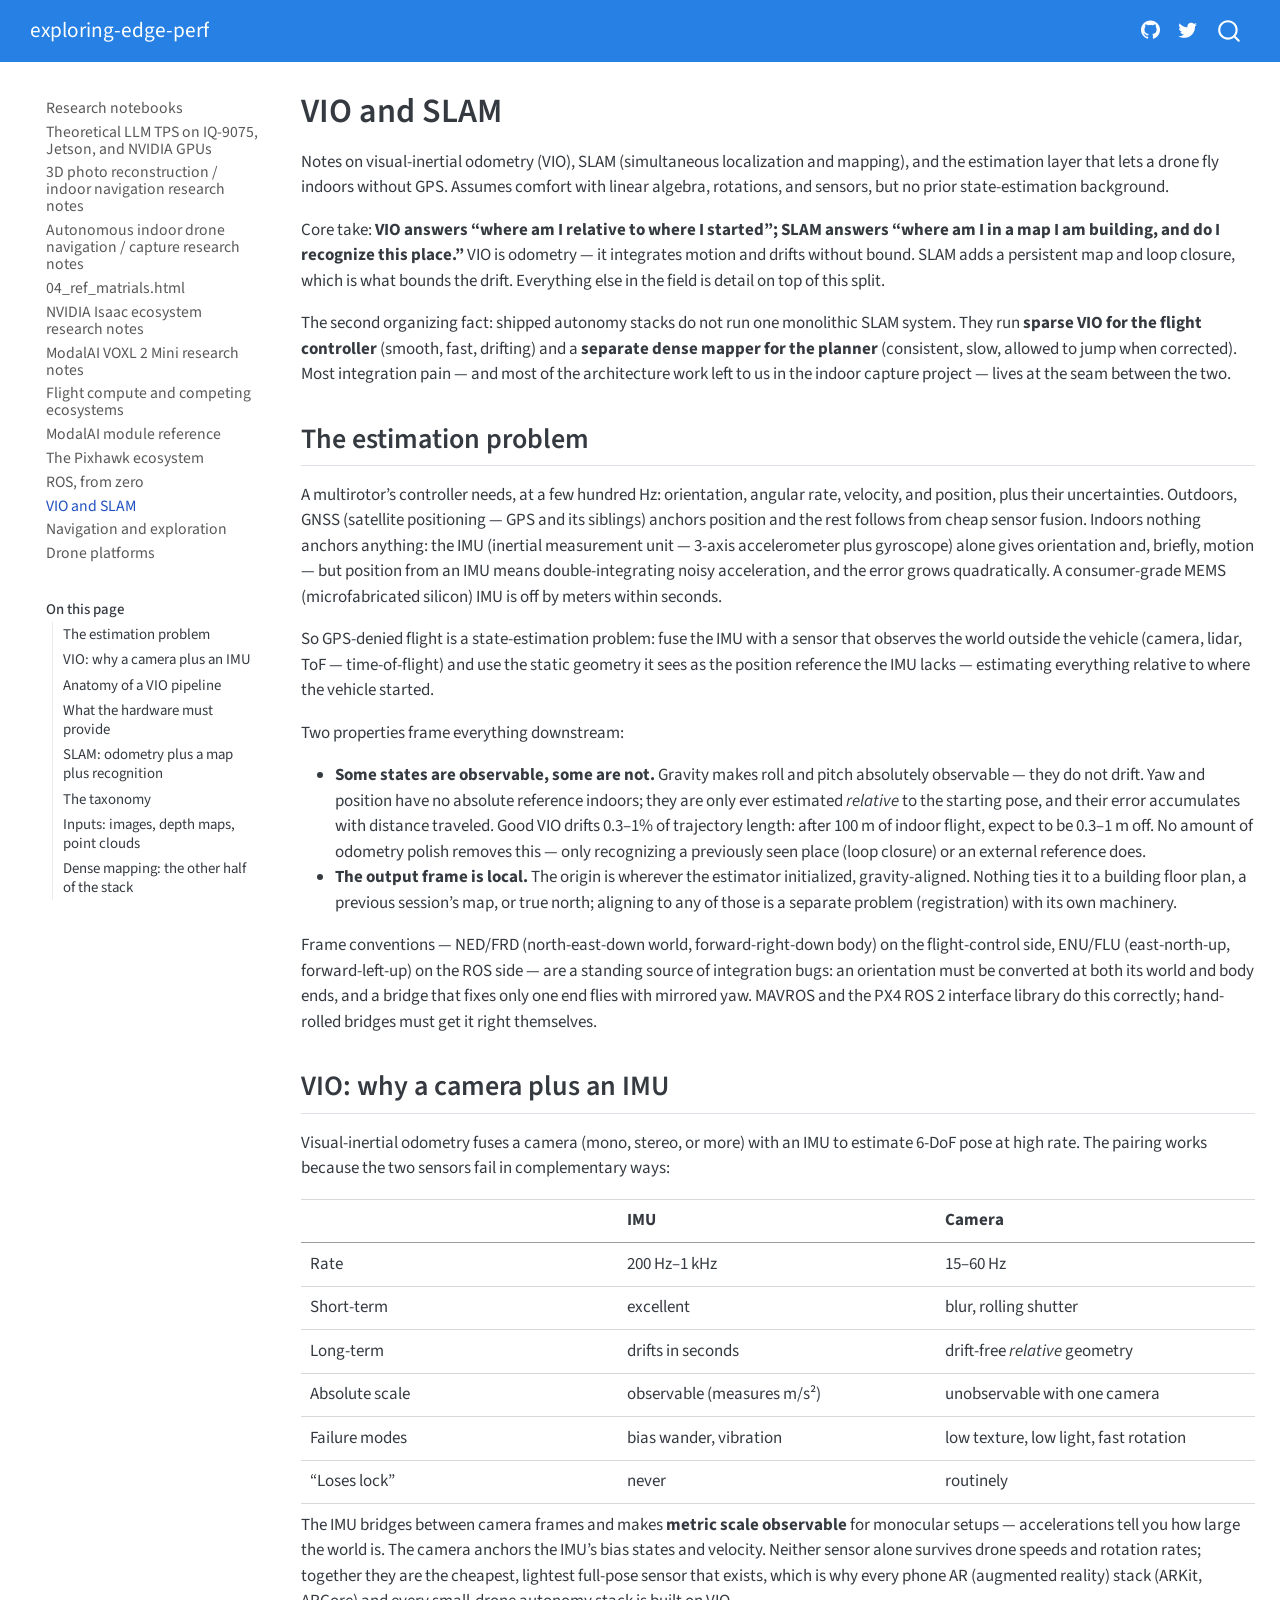
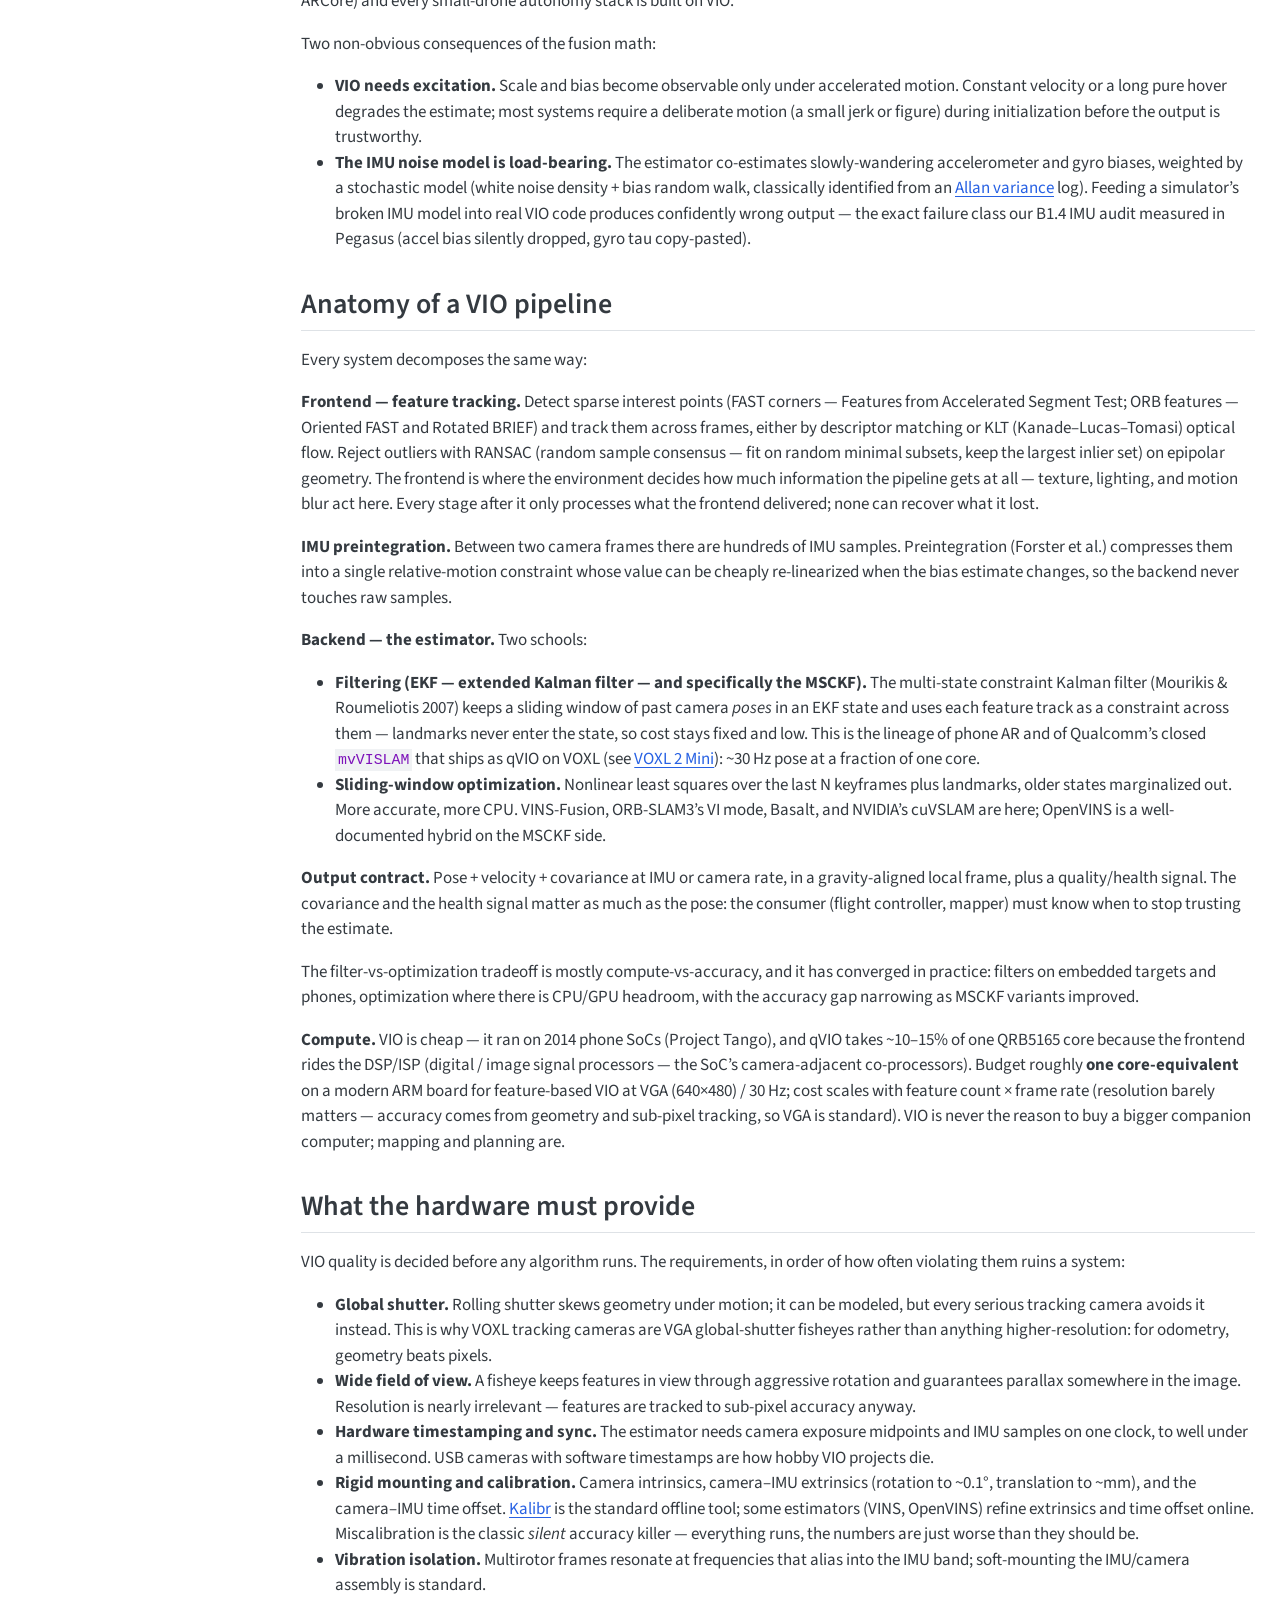
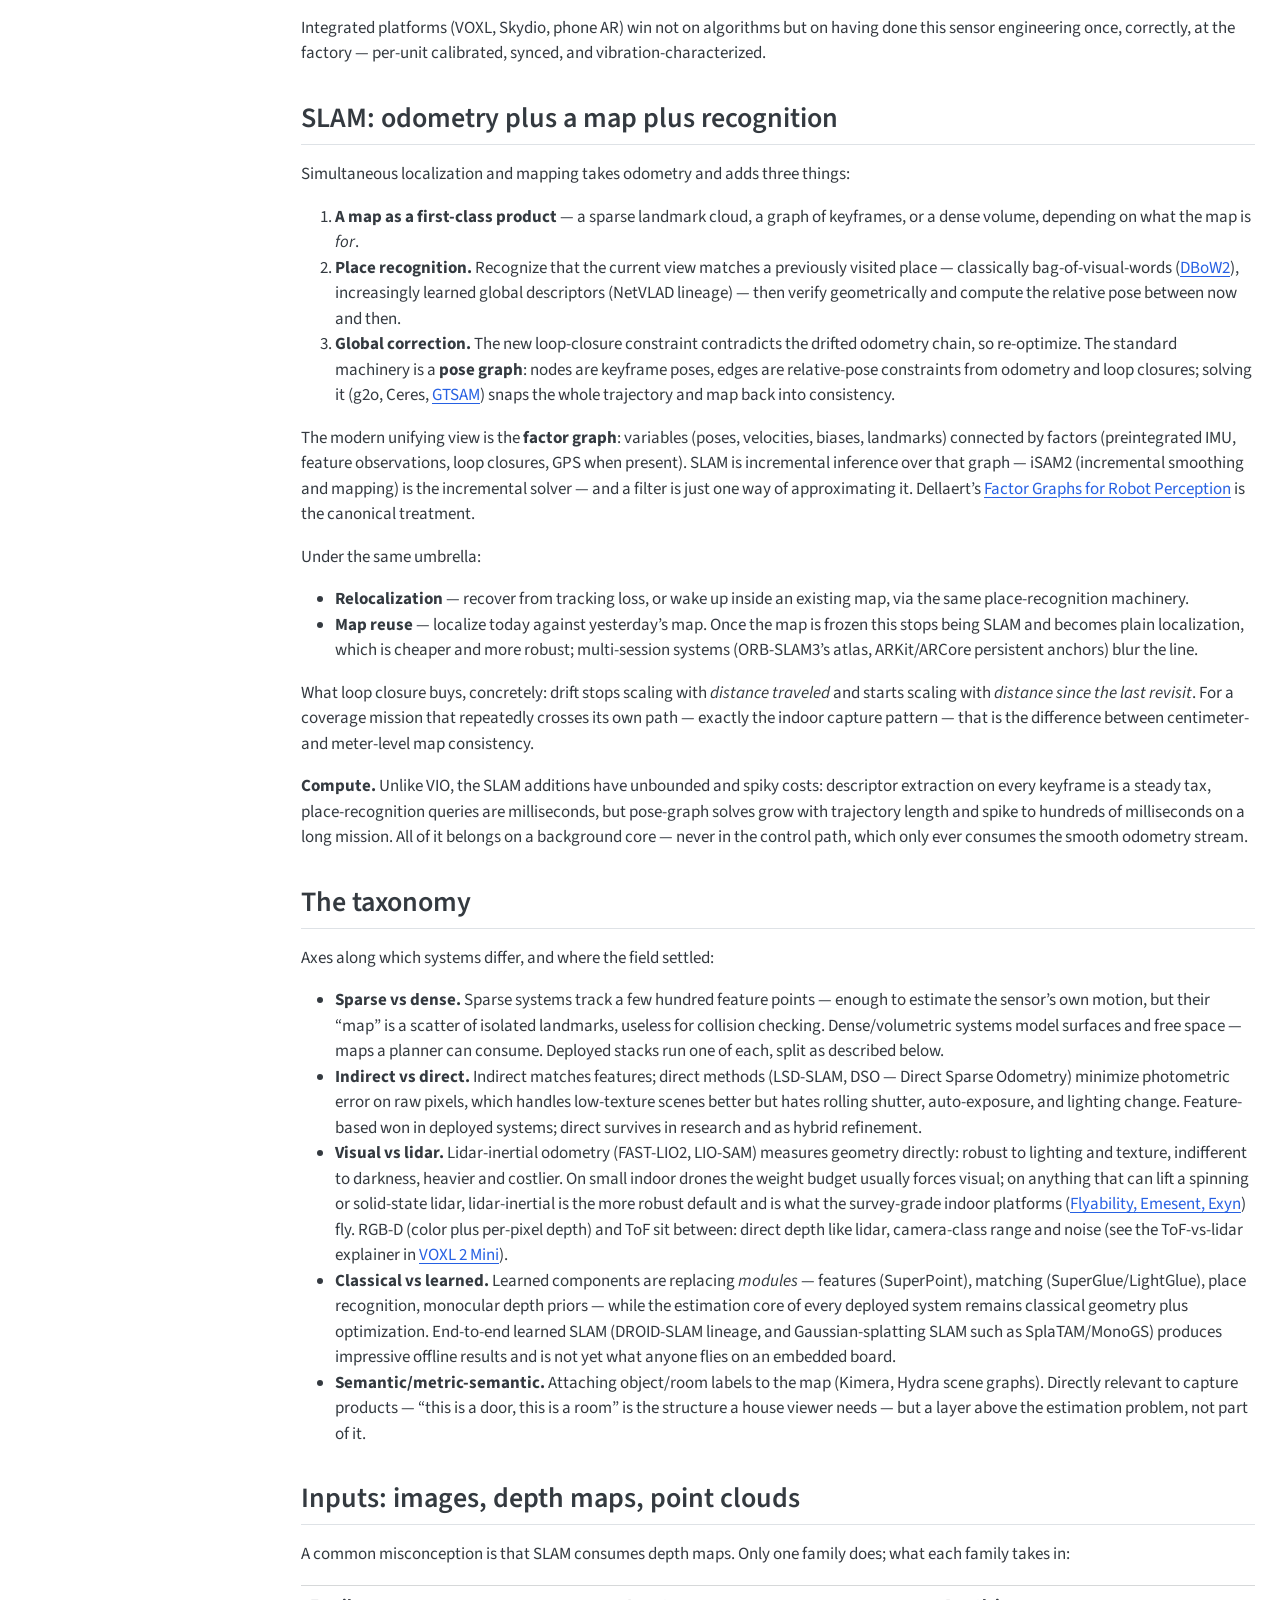
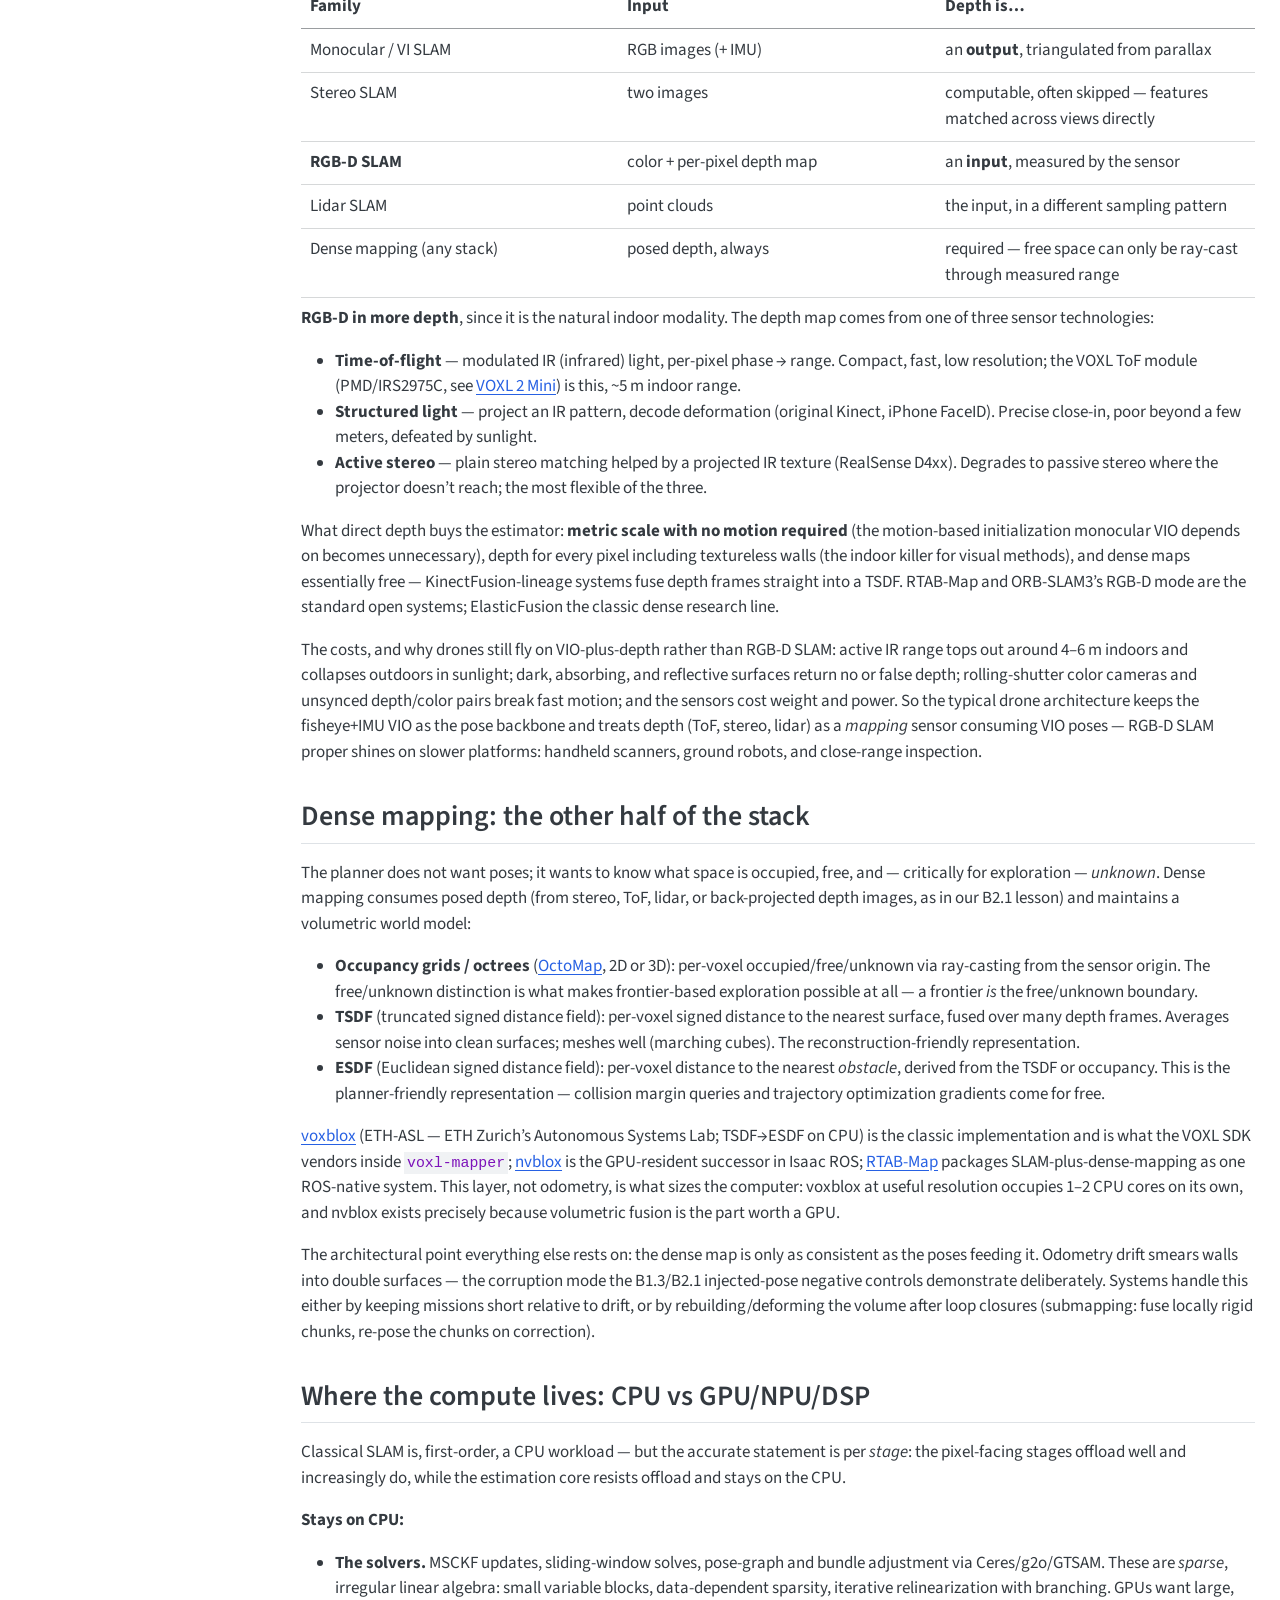
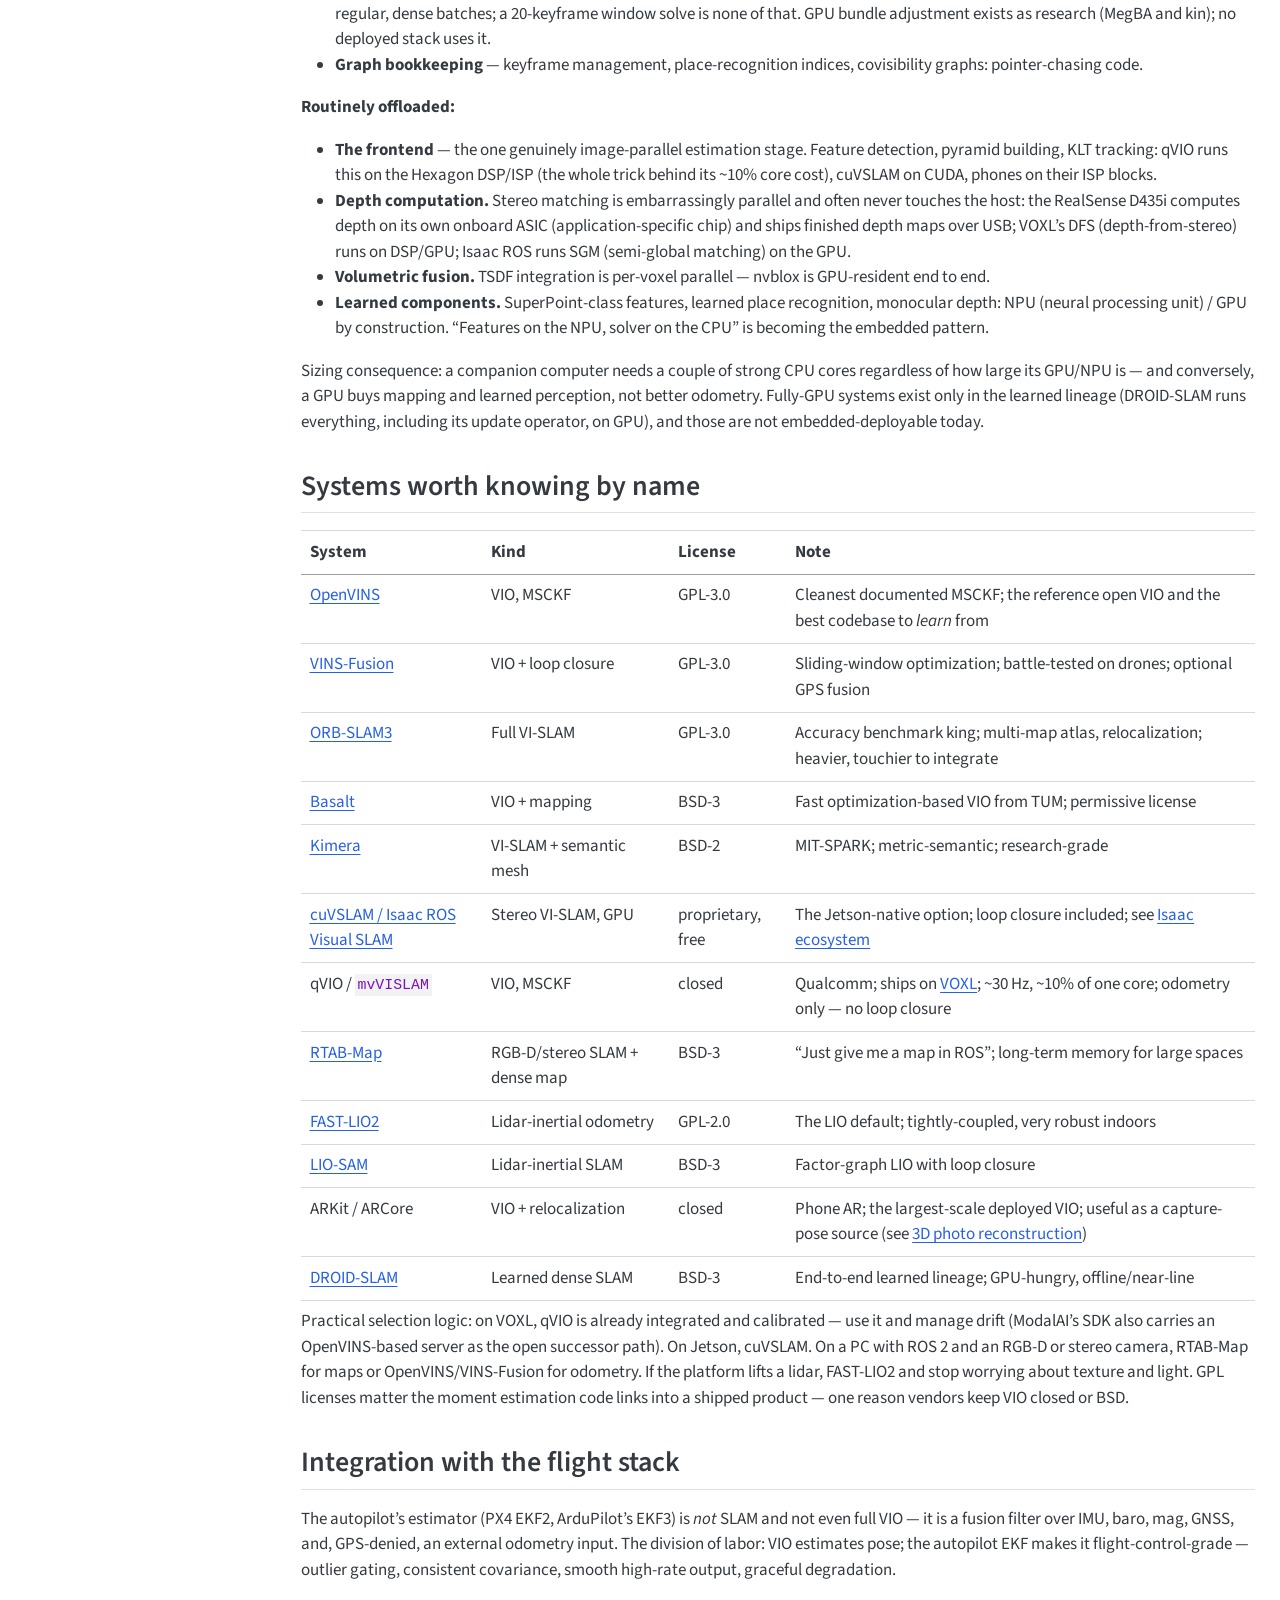
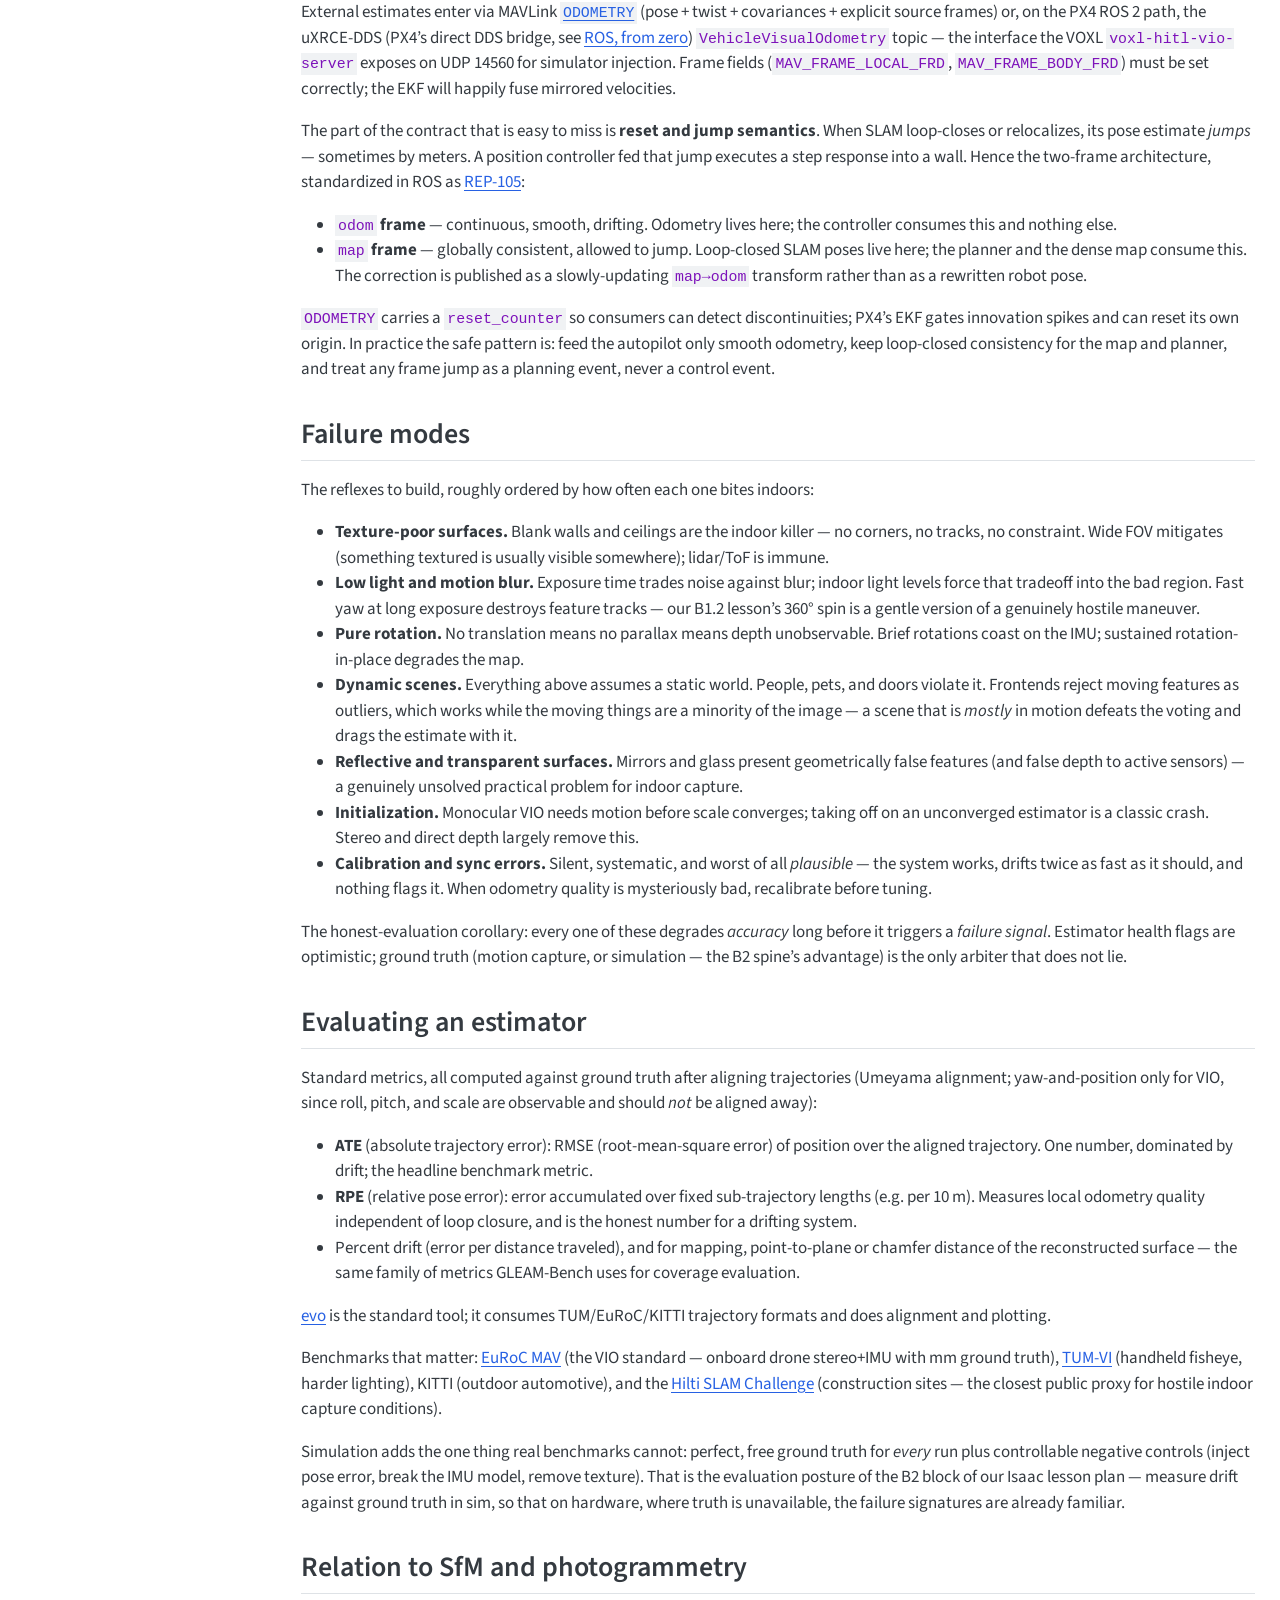
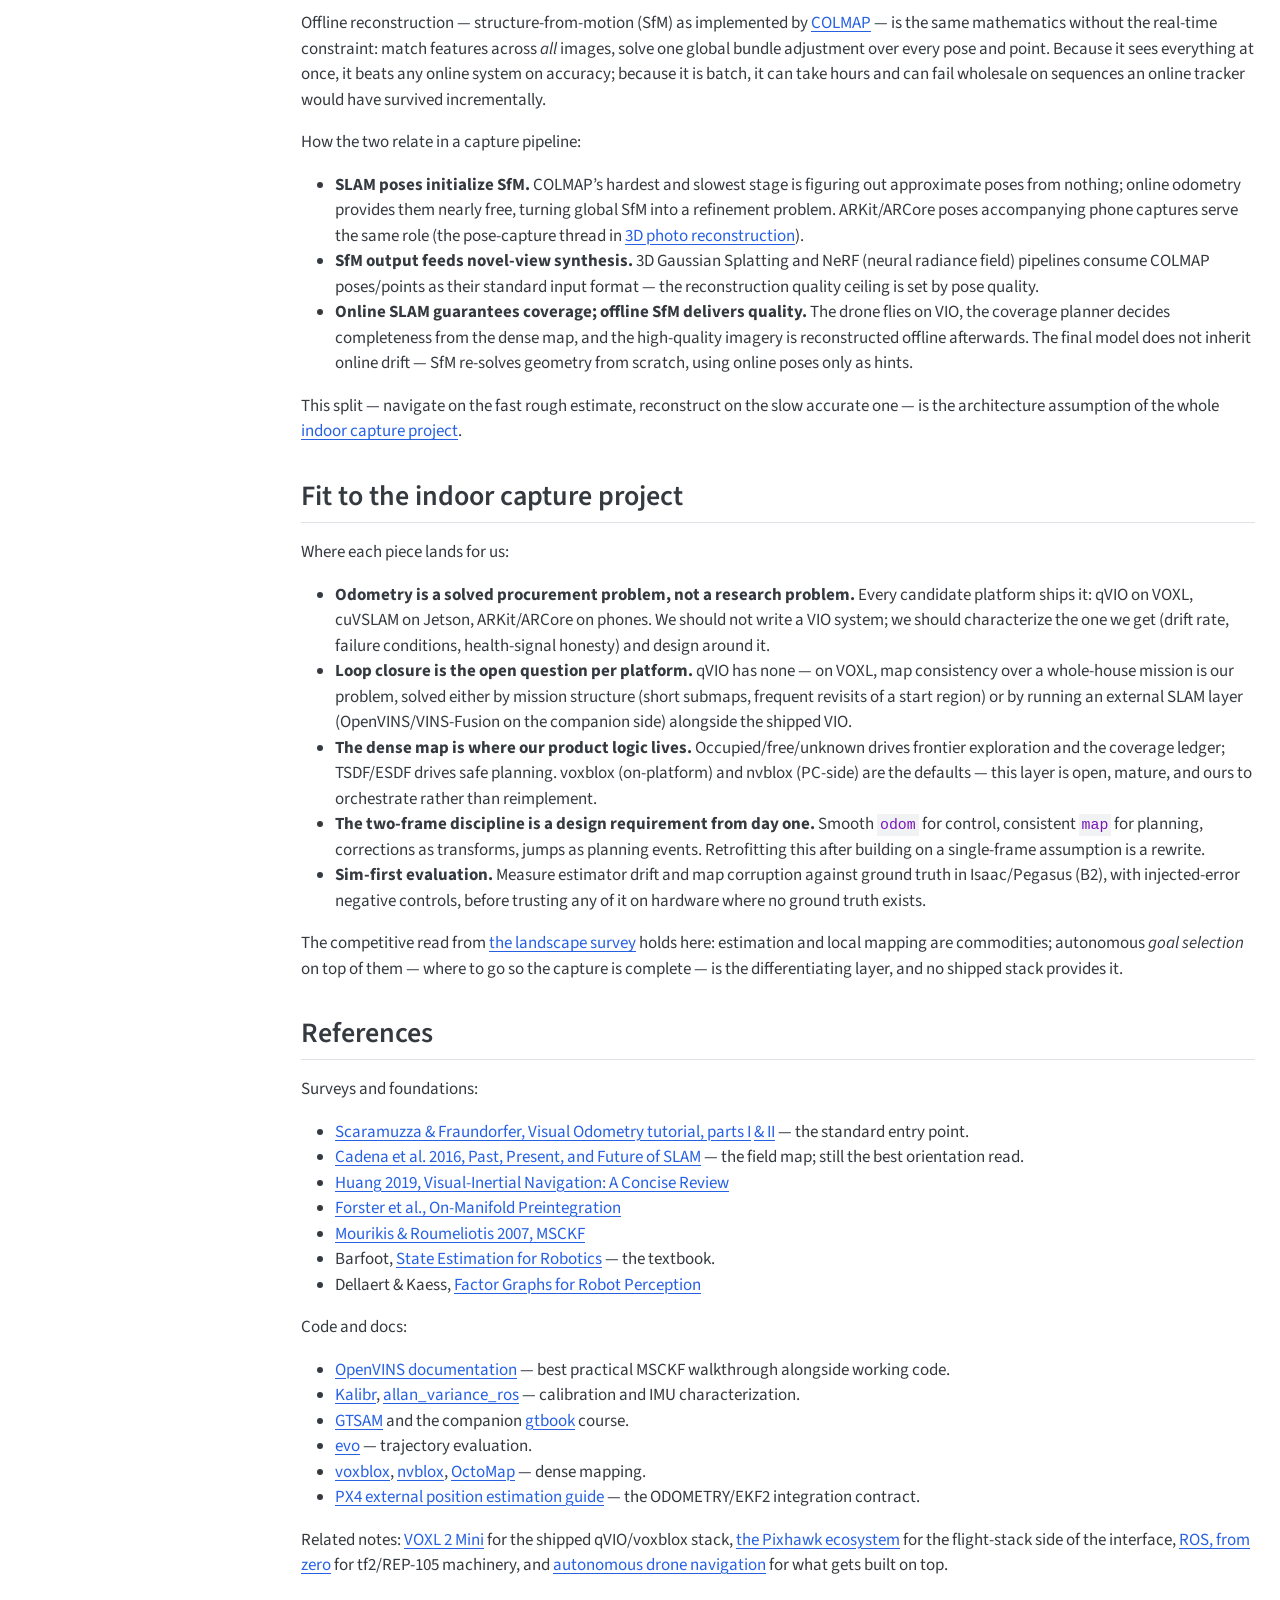
<file: vio_slam.html>
<!DOCTYPE html>
<html xmlns="http://www.w3.org/1999/xhtml" lang="en" xml:lang="en"><head>

<meta charset="utf-8">
<meta name="generator" content="quarto-1.10.18">

<meta name="viewport" content="width=device-width, initial-scale=1.0, user-scalable=yes">


<title>VIO and SLAM – exploring-edge-perf</title>
<style>
/* Default styles provided by pandoc.
** See https://pandoc.org/MANUAL.html#variables-for-html for config info.
*/
span.smallcaps{font-variant: small-caps;}
div.columns{display: flex; gap: 1.5em;}
div.column{flex: auto;}
@media screen {
div.columns{gap: min(4vw, 1.5em);}
div.column{overflow-x: auto;}
}
div.hanging-indent{margin-left: 1.5em; text-indent: -1.5em;}
ul.task-list{list-style: none;}
ul.task-list li input[type="checkbox"] {
  width: 0.8em;
  margin: 0 0.8em 0.2em -1em; /* quarto-specific, see https://github.com/quarto-dev/quarto-cli/issues/4556 */ 
  vertical-align: middle;
}
</style>


<script src="site_libs/quarto-nav/quarto-nav.js"></script>
<script src="site_libs/quarto-nav/headroom.min.js"></script>
<script src="site_libs/clipboard/clipboard.min.js"></script>
<script src="site_libs/quarto-search/autocomplete.umd.js"></script>
<script src="site_libs/quarto-search/fuse.min.js"></script>
<script src="site_libs/quarto-search/quarto-search.js"></script>
<meta name="quarto:offset" content="./">
<script src="site_libs/quarto-html/quarto.js" type="module"></script>
<script src="site_libs/quarto-html/tabsets/tabsets.js" type="module"></script>
<script src="site_libs/quarto-html/popper.min.js"></script>
<script src="site_libs/quarto-html/tippy.umd.min.js"></script>
<script src="site_libs/quarto-html/anchor.min.js"></script>
<link href="site_libs/quarto-html/tippy.css" rel="stylesheet">
<link href="site_libs/quarto-html/quarto-syntax-highlighting-64a204ab8560d761af7679ceaba22944.css" rel="stylesheet" id="quarto-text-highlighting-styles">
<script src="site_libs/bootstrap/bootstrap.min.js"></script>
<link href="site_libs/bootstrap/bootstrap-icons.css" rel="stylesheet">
<link href="site_libs/bootstrap/bootstrap-d63a2c9c8df14b07662b36303925c8cc.min.css" rel="stylesheet" append-hash="true" id="quarto-bootstrap" data-mode="light">
<script id="quarto-search-options" type="application/json">{
  "location": "navbar",
  "copy-button": false,
  "collapse-after": 3,
  "panel-placement": "end",
  "type": "overlay",
  "limit": 50,
  "keyboard-shortcut": [
    "f",
    "/",
    "s"
  ],
  "show-item-context": false,
  "language": {
    "search-no-results-text": "No results",
    "search-matching-documents-text": "matching documents",
    "search-copy-link-title": "Copy link to search",
    "search-hide-matches-text": "Hide additional matches",
    "search-more-match-text": "more match in this document",
    "search-more-matches-text": "more matches in this document",
    "search-clear-button-title": "Clear",
    "search-text-placeholder": "",
    "search-detached-cancel-button-title": "Cancel",
    "search-submit-button-title": "Submit",
    "search-label": "Search"
  }
}</script>


<link rel="stylesheet" href="styles.css">
<meta property="og:title" content="VIO and SLAM – exploring-edge-perf">
<meta property="og:description" content="Memory-bandwidth-bound LLM decode TPS estimates and llama.cpp benchmarks">
<meta property="og:site_name" content="exploring-edge-perf">
<meta name="twitter:title" content="VIO and SLAM – exploring-edge-perf">
<meta name="twitter:description" content="Memory-bandwidth-bound LLM decode TPS estimates and llama.cpp benchmarks">
<meta name="twitter:creator" content="@xl0xl0xl0">
<meta name="twitter:card" content="summary">
</head>

<body class="nav-sidebar floating nav-fixed quarto-light">

<div id="quarto-search-results"></div>
  <header id="quarto-header" class="headroom fixed-top">
    <nav class="navbar navbar-expand-lg " data-bs-theme="dark">
      <div class="navbar-container container-fluid">
      <div class="navbar-brand-container mx-auto">
    <a class="navbar-brand" href="./index.html">
    <span class="navbar-title">exploring-edge-perf</span>
    </a>
  </div>
            <div id="quarto-search" class="" title="Search"></div>
          <button class="navbar-toggler" type="button" data-bs-toggle="collapse" data-bs-target="#navbarCollapse" aria-controls="navbarCollapse" role="menu" aria-expanded="false" aria-label="Toggle navigation" onclick="if (window.quartoToggleHeadroom) { window.quartoToggleHeadroom(); }">
  <span class="navbar-toggler-icon"></span>
</button>
          <div class="collapse navbar-collapse" id="navbarCollapse">
            <ul class="navbar-nav navbar-nav-scroll ms-auto">
  <li class="nav-item compact">
    <a class="nav-link" href="http://github.com/xl0/edge-notes"> <i class="bi bi-github" role="img">
</i> 
<span class="menu-text"></span></a>
  </li>  
  <li class="nav-item compact">
    <a class="nav-link" href="https://twitter.com/xl0xl0xl0"> <i class="bi bi-twitter" role="img">
</i> 
<span class="menu-text"></span></a>
  </li>  
</ul>
          </div> <!-- /navcollapse -->
            <div class="quarto-navbar-tools">
</div>
      </div> <!-- /container-fluid -->
    </nav>
  <nav class="quarto-secondary-nav">
    <div class="container-fluid d-flex">
      <button type="button" class="quarto-btn-toggle btn" data-bs-toggle="collapse" role="button" data-bs-target=".quarto-sidebar-collapse-item" aria-controls="quarto-sidebar" aria-expanded="false" aria-label="Toggle sidebar navigation" onclick="if (window.quartoToggleHeadroom) { window.quartoToggleHeadroom(); }">
        <i class="bi bi-layout-text-sidebar-reverse"></i>
      </button>
        <nav class="quarto-page-breadcrumbs" aria-label="breadcrumb"><ol class="breadcrumb"><li class="breadcrumb-item"><a href="./vio_slam.html">VIO and SLAM</a></li></ol></nav>
        <a class="flex-grow-1" role="navigation" data-bs-toggle="collapse" data-bs-target=".quarto-sidebar-collapse-item" aria-controls="quarto-sidebar" aria-expanded="false" aria-label="Toggle sidebar navigation" onclick="if (window.quartoToggleHeadroom) { window.quartoToggleHeadroom(); }">      
        </a>
    </div>
  </nav>
</header>
<!-- content -->
<div id="quarto-content" class="quarto-container page-columns page-rows-contents page-layout-full page-navbar">
<!-- sidebar -->
  <nav id="quarto-sidebar" class="sidebar collapse collapse-horizontal quarto-sidebar-collapse-item sidebar-navigation floating overflow-auto">
    <div class="sidebar-menu-container"> 
    <ul class="list-unstyled mt-1">
        <li class="sidebar-item">
  <div class="sidebar-item-container"> 
  <a href="./index.html" class="sidebar-item-text sidebar-link">
 <span class="menu-text">Research notebooks</span></a>
  </div>
</li>
        <li class="sidebar-item">
  <div class="sidebar-item-container"> 
  <a href="./edge_llm_tps.html" class="sidebar-item-text sidebar-link">
 <span class="menu-text">Theoretical LLM TPS on IQ-9075, Jetson, and NVIDIA GPUs</span></a>
  </div>
</li>
        <li class="sidebar-item">
  <div class="sidebar-item-container"> 
  <a href="./3d_photo_reconstruction.html" class="sidebar-item-text sidebar-link">
 <span class="menu-text">3D photo reconstruction / indoor navigation research notes</span></a>
  </div>
</li>
        <li class="sidebar-item">
  <div class="sidebar-item-container"> 
  <a href="./autonomous_drone_navigation.html" class="sidebar-item-text sidebar-link">
 <span class="menu-text">Autonomous indoor drone navigation / capture research notes</span></a>
  </div>
</li>
        <li class="sidebar-item">
  <div class="sidebar-item-container"> 
  <a href="./04_ref_matrials.html" class="sidebar-item-text sidebar-link">
 <span class="menu-text">04_ref_matrials.html</span></a>
  </div>
</li>
        <li class="sidebar-item">
  <div class="sidebar-item-container"> 
  <a href="./nvidia_isaac_ecosystem.html" class="sidebar-item-text sidebar-link">
 <span class="menu-text">NVIDIA Isaac ecosystem research notes</span></a>
  </div>
</li>
        <li class="sidebar-item">
  <div class="sidebar-item-container"> 
  <a href="./voxl2_mini.html" class="sidebar-item-text sidebar-link">
 <span class="menu-text">ModalAI VOXL 2 Mini research notes</span></a>
  </div>
</li>
        <li class="sidebar-item">
  <div class="sidebar-item-container"> 
  <a href="./flight_compute_landscape.html" class="sidebar-item-text sidebar-link">
 <span class="menu-text">Flight compute and competing ecosystems</span></a>
  </div>
</li>
        <li class="sidebar-item">
  <div class="sidebar-item-container"> 
  <a href="./modalai_modules.html" class="sidebar-item-text sidebar-link">
 <span class="menu-text">ModalAI module reference</span></a>
  </div>
</li>
        <li class="sidebar-item">
  <div class="sidebar-item-container"> 
  <a href="./pixhawk_ecosystem.html" class="sidebar-item-text sidebar-link">
 <span class="menu-text">The Pixhawk ecosystem</span></a>
  </div>
</li>
        <li class="sidebar-item">
  <div class="sidebar-item-container"> 
  <a href="./ros.html" class="sidebar-item-text sidebar-link">
 <span class="menu-text">ROS, from zero</span></a>
  </div>
</li>
        <li class="sidebar-item">
  <div class="sidebar-item-container"> 
  <a href="./vio_slam.html" class="sidebar-item-text sidebar-link active">
 <span class="menu-text">VIO and SLAM</span></a>
  </div>
</li>
        <li class="sidebar-item">
  <div class="sidebar-item-container"> 
  <a href="./navigation_exploration.html" class="sidebar-item-text sidebar-link">
 <span class="menu-text">Navigation and exploration</span></a>
  </div>
</li>
        <li class="sidebar-item">
  <div class="sidebar-item-container"> 
  <a href="./platforms.html" class="sidebar-item-text sidebar-link">
 <span class="menu-text">Drone platforms</span></a>
  </div>
</li>
    </ul>
    </div>
    <nav id="TOC" role="doc-toc" class="toc-active">
    <h2 id="toc-title">On this page</h2>
   
  <ul>
  <li><a href="#the-estimation-problem" id="toc-the-estimation-problem" class="nav-link active" data-scroll-target="#the-estimation-problem">The estimation problem</a></li>
  <li><a href="#vio-why-a-camera-plus-an-imu" id="toc-vio-why-a-camera-plus-an-imu" class="nav-link" data-scroll-target="#vio-why-a-camera-plus-an-imu">VIO: why a camera plus an IMU</a></li>
  <li><a href="#anatomy-of-a-vio-pipeline" id="toc-anatomy-of-a-vio-pipeline" class="nav-link" data-scroll-target="#anatomy-of-a-vio-pipeline">Anatomy of a VIO pipeline</a></li>
  <li><a href="#what-the-hardware-must-provide" id="toc-what-the-hardware-must-provide" class="nav-link" data-scroll-target="#what-the-hardware-must-provide">What the hardware must provide</a></li>
  <li><a href="#slam-odometry-plus-a-map-plus-recognition" id="toc-slam-odometry-plus-a-map-plus-recognition" class="nav-link" data-scroll-target="#slam-odometry-plus-a-map-plus-recognition">SLAM: odometry plus a map plus recognition</a></li>
  <li><a href="#the-taxonomy" id="toc-the-taxonomy" class="nav-link" data-scroll-target="#the-taxonomy">The taxonomy</a></li>
  <li><a href="#inputs-images-depth-maps-point-clouds" id="toc-inputs-images-depth-maps-point-clouds" class="nav-link" data-scroll-target="#inputs-images-depth-maps-point-clouds">Inputs: images, depth maps, point clouds</a></li>
  <li><a href="#dense-mapping-the-other-half-of-the-stack" id="toc-dense-mapping-the-other-half-of-the-stack" class="nav-link" data-scroll-target="#dense-mapping-the-other-half-of-the-stack">Dense mapping: the other half of the stack</a></li>
  <li><a href="#where-the-compute-lives-cpu-vs-gpunpudsp" id="toc-where-the-compute-lives-cpu-vs-gpunpudsp" class="nav-link" data-scroll-target="#where-the-compute-lives-cpu-vs-gpunpudsp">Where the compute lives: CPU vs GPU/NPU/DSP</a></li>
  <li><a href="#systems-worth-knowing-by-name" id="toc-systems-worth-knowing-by-name" class="nav-link" data-scroll-target="#systems-worth-knowing-by-name">Systems worth knowing by name</a></li>
  <li><a href="#integration-with-the-flight-stack" id="toc-integration-with-the-flight-stack" class="nav-link" data-scroll-target="#integration-with-the-flight-stack">Integration with the flight stack</a></li>
  <li><a href="#failure-modes" id="toc-failure-modes" class="nav-link" data-scroll-target="#failure-modes">Failure modes</a></li>
  <li><a href="#evaluating-an-estimator" id="toc-evaluating-an-estimator" class="nav-link" data-scroll-target="#evaluating-an-estimator">Evaluating an estimator</a></li>
  <li><a href="#relation-to-sfm-and-photogrammetry" id="toc-relation-to-sfm-and-photogrammetry" class="nav-link" data-scroll-target="#relation-to-sfm-and-photogrammetry">Relation to SfM and photogrammetry</a></li>
  <li><a href="#fit-to-the-indoor-capture-project" id="toc-fit-to-the-indoor-capture-project" class="nav-link" data-scroll-target="#fit-to-the-indoor-capture-project">Fit to the indoor capture project</a></li>
  <li><a href="#references" id="toc-references" class="nav-link" data-scroll-target="#references">References</a></li>
  </ul>
</nav>
</nav>
<div id="quarto-sidebar-glass" class="quarto-sidebar-collapse-item" data-bs-toggle="collapse" data-bs-target=".quarto-sidebar-collapse-item"></div>
<!-- margin-sidebar -->
    <div id="quarto-margin-sidebar" class="sidebar margin-sidebar zindex-bottom">
    </div>
<!-- main -->
<main class="content column-page-right" id="quarto-document-content">

<header id="title-block-header" class="quarto-title-block default">
<div class="quarto-title">
<h1 class="title">VIO and SLAM</h1>
</div>



<div class="quarto-title-meta column-page-right">

    
  
    
  </div>
  


</header>


<!-- WARNING: THIS FILE WAS AUTOGENERATED! DO NOT EDIT! -->
<p>Notes on visual-inertial odometry (VIO), SLAM (simultaneous localization and mapping), and the estimation layer that lets a drone fly indoors without GPS. Assumes comfort with linear algebra, rotations, and sensors, but no prior state-estimation background.</p>
<p>Core take: <strong>VIO answers “where am I relative to where I started”; SLAM answers “where am I in a map I am building, and do I recognize this place.”</strong> VIO is odometry — it integrates motion and drifts without bound. SLAM adds a persistent map and loop closure, which is what bounds the drift. Everything else in the field is detail on top of this split.</p>
<p>The second organizing fact: shipped autonomy stacks do not run one monolithic SLAM system. They run <strong>sparse VIO for the flight controller</strong> (smooth, fast, drifting) and a <strong>separate dense mapper for the planner</strong> (consistent, slow, allowed to jump when corrected). Most integration pain — and most of the architecture work left to us in the indoor capture project — lives at the seam between the two.</p>
<section id="the-estimation-problem" class="level2">
<h2 class="anchored" data-anchor-id="the-estimation-problem">The estimation problem</h2>
<p>A multirotor’s controller needs, at a few hundred Hz: orientation, angular rate, velocity, and position, plus their uncertainties. Outdoors, GNSS (satellite positioning — GPS and its siblings) anchors position and the rest follows from cheap sensor fusion. Indoors nothing anchors anything: the IMU (inertial measurement unit — 3-axis accelerometer plus gyroscope) alone gives orientation and, briefly, motion — but position from an IMU means double-integrating noisy acceleration, and the error grows quadratically. A consumer-grade MEMS (microfabricated silicon) IMU is off by meters within seconds.</p>
<p>So GPS-denied flight is a state-estimation problem: fuse the IMU with a sensor that observes the world outside the vehicle (camera, lidar, ToF — time-of-flight) and use the static geometry it sees as the position reference the IMU lacks — estimating everything relative to where the vehicle started.</p>
<p>Two properties frame everything downstream:</p>
<ul>
<li><strong>Some states are observable, some are not.</strong> Gravity makes roll and pitch absolutely observable — they do not drift. Yaw and position have no absolute reference indoors; they are only ever estimated <em>relative</em> to the starting pose, and their error accumulates with distance traveled. Good VIO drifts 0.3–1% of trajectory length: after 100 m of indoor flight, expect to be 0.3–1 m off. No amount of odometry polish removes this — only recognizing a previously seen place (loop closure) or an external reference does.</li>
<li><strong>The output frame is local.</strong> The origin is wherever the estimator initialized, gravity-aligned. Nothing ties it to a building floor plan, a previous session’s map, or true north; aligning to any of those is a separate problem (registration) with its own machinery.</li>
</ul>
<p>Frame conventions — NED/FRD (north-east-down world, forward-right-down body) on the flight-control side, ENU/FLU (east-north-up, forward-left-up) on the ROS side — are a standing source of integration bugs: an orientation must be converted at both its world and body ends, and a bridge that fixes only one end flies with mirrored yaw. MAVROS and the PX4 ROS 2 interface library do this correctly; hand-rolled bridges must get it right themselves.</p>
</section>
<section id="vio-why-a-camera-plus-an-imu" class="level2">
<h2 class="anchored" data-anchor-id="vio-why-a-camera-plus-an-imu">VIO: why a camera plus an IMU</h2>
<p>Visual-inertial odometry fuses a camera (mono, stereo, or more) with an IMU to estimate 6-DoF pose at high rate. The pairing works because the two sensors fail in complementary ways:</p>
<table class="caption-top table">
<colgroup>
<col style="width: 33%">
<col style="width: 33%">
<col style="width: 33%">
</colgroup>
<thead>
<tr class="header">
<th></th>
<th>IMU</th>
<th>Camera</th>
</tr>
</thead>
<tbody>
<tr class="odd">
<td>Rate</td>
<td>200 Hz–1 kHz</td>
<td>15–60 Hz</td>
</tr>
<tr class="even">
<td>Short-term</td>
<td>excellent</td>
<td>blur, rolling shutter</td>
</tr>
<tr class="odd">
<td>Long-term</td>
<td>drifts in seconds</td>
<td>drift-free <em>relative</em> geometry</td>
</tr>
<tr class="even">
<td>Absolute scale</td>
<td>observable (measures m/s²)</td>
<td>unobservable with one camera</td>
</tr>
<tr class="odd">
<td>Failure modes</td>
<td>bias wander, vibration</td>
<td>low texture, low light, fast rotation</td>
</tr>
<tr class="even">
<td>“Loses lock”</td>
<td>never</td>
<td>routinely</td>
</tr>
</tbody>
</table>
<p>The IMU bridges between camera frames and makes <strong>metric scale observable</strong> for monocular setups — accelerations tell you how large the world is. The camera anchors the IMU’s bias states and velocity. Neither sensor alone survives drone speeds and rotation rates; together they are the cheapest, lightest full-pose sensor that exists, which is why every phone AR (augmented reality) stack (ARKit, ARCore) and every small-drone autonomy stack is built on VIO.</p>
<p>Two non-obvious consequences of the fusion math:</p>
<ul>
<li><strong>VIO needs excitation.</strong> Scale and bias become observable only under accelerated motion. Constant velocity or a long pure hover degrades the estimate; most systems require a deliberate motion (a small jerk or figure) during initialization before the output is trustworthy.</li>
<li><strong>The IMU noise model is load-bearing.</strong> The estimator co-estimates slowly-wandering accelerometer and gyro biases, weighted by a stochastic model (white noise density + bias random walk, classically identified from an <a href="https://github.com/ori-drs/allan_variance_ros">Allan variance</a> log). Feeding a simulator’s broken IMU model into real VIO code produces confidently wrong output — the exact failure class our B1.4 IMU audit measured in Pegasus (accel bias silently dropped, gyro tau copy-pasted).</li>
</ul>
</section>
<section id="anatomy-of-a-vio-pipeline" class="level2">
<h2 class="anchored" data-anchor-id="anatomy-of-a-vio-pipeline">Anatomy of a VIO pipeline</h2>
<p>Every system decomposes the same way:</p>
<p><strong>Frontend — feature tracking.</strong> Detect sparse interest points (FAST corners — Features from Accelerated Segment Test; ORB features — Oriented FAST and Rotated BRIEF) and track them across frames, either by descriptor matching or KLT (Kanade–Lucas–Tomasi) optical flow. Reject outliers with RANSAC (random sample consensus — fit on random minimal subsets, keep the largest inlier set) on epipolar geometry. The frontend is where the environment decides how much information the pipeline gets at all — texture, lighting, and motion blur act here. Every stage after it only processes what the frontend delivered; none can recover what it lost.</p>
<p><strong>IMU preintegration.</strong> Between two camera frames there are hundreds of IMU samples. Preintegration (Forster et al.) compresses them into a single relative-motion constraint whose value can be cheaply re-linearized when the bias estimate changes, so the backend never touches raw samples.</p>
<p><strong>Backend — the estimator.</strong> Two schools:</p>
<ul>
<li><strong>Filtering (EKF — extended Kalman filter — and specifically the MSCKF).</strong> The multi-state constraint Kalman filter (Mourikis &amp; Roumeliotis 2007) keeps a sliding window of past camera <em>poses</em> in an EKF state and uses each feature track as a constraint across them — landmarks never enter the state, so cost stays fixed and low. This is the lineage of phone AR and of Qualcomm’s closed <code>mvVISLAM</code> that ships as qVIO on VOXL (see <a href="./voxl2_mini.html#software-voxl-sdk">VOXL 2 Mini</a>): ~30 Hz pose at a fraction of one core.</li>
<li><strong>Sliding-window optimization.</strong> Nonlinear least squares over the last N keyframes plus landmarks, older states marginalized out. More accurate, more CPU. VINS-Fusion, ORB-SLAM3’s VI mode, Basalt, and NVIDIA’s cuVSLAM are here; OpenVINS is a well-documented hybrid on the MSCKF side.</li>
</ul>
<p><strong>Output contract.</strong> Pose + velocity + covariance at IMU or camera rate, in a gravity-aligned local frame, plus a quality/health signal. The covariance and the health signal matter as much as the pose: the consumer (flight controller, mapper) must know when to stop trusting the estimate.</p>
<p>The filter-vs-optimization tradeoff is mostly compute-vs-accuracy, and it has converged in practice: filters on embedded targets and phones, optimization where there is CPU/GPU headroom, with the accuracy gap narrowing as MSCKF variants improved.</p>
<p><strong>Compute.</strong> VIO is cheap — it ran on 2014 phone SoCs (Project Tango), and qVIO takes ~10–15% of one QRB5165 core because the frontend rides the DSP/ISP (digital / image signal processors — the SoC’s camera-adjacent co-processors). Budget roughly <strong>one core-equivalent</strong> on a modern ARM board for feature-based VIO at VGA (640×480) / 30 Hz; cost scales with feature count × frame rate (resolution barely matters — accuracy comes from geometry and sub-pixel tracking, so VGA is standard). VIO is never the reason to buy a bigger companion computer; mapping and planning are.</p>
</section>
<section id="what-the-hardware-must-provide" class="level2">
<h2 class="anchored" data-anchor-id="what-the-hardware-must-provide">What the hardware must provide</h2>
<p>VIO quality is decided before any algorithm runs. The requirements, in order of how often violating them ruins a system:</p>
<ul>
<li><strong>Global shutter.</strong> Rolling shutter skews geometry under motion; it can be modeled, but every serious tracking camera avoids it instead. This is why VOXL tracking cameras are VGA global-shutter fisheyes rather than anything higher-resolution: for odometry, geometry beats pixels.</li>
<li><strong>Wide field of view.</strong> A fisheye keeps features in view through aggressive rotation and guarantees parallax somewhere in the image. Resolution is nearly irrelevant — features are tracked to sub-pixel accuracy anyway.</li>
<li><strong>Hardware timestamping and sync.</strong> The estimator needs camera exposure midpoints and IMU samples on one clock, to well under a millisecond. USB cameras with software timestamps are how hobby VIO projects die.</li>
<li><strong>Rigid mounting and calibration.</strong> Camera intrinsics, camera–IMU extrinsics (rotation to ~0.1°, translation to ~mm), and the camera–IMU time offset. <a href="https://github.com/ethz-asl/kalibr">Kalibr</a> is the standard offline tool; some estimators (VINS, OpenVINS) refine extrinsics and time offset online. Miscalibration is the classic <em>silent</em> accuracy killer — everything runs, the numbers are just worse than they should be.</li>
<li><strong>Vibration isolation.</strong> Multirotor frames resonate at frequencies that alias into the IMU band; soft-mounting the IMU/camera assembly is standard.</li>
</ul>
<p>Integrated platforms (VOXL, Skydio, phone AR) win not on algorithms but on having done this sensor engineering once, correctly, at the factory — per-unit calibrated, synced, and vibration-characterized.</p>
</section>
<section id="slam-odometry-plus-a-map-plus-recognition" class="level2">
<h2 class="anchored" data-anchor-id="slam-odometry-plus-a-map-plus-recognition">SLAM: odometry plus a map plus recognition</h2>
<p>Simultaneous localization and mapping takes odometry and adds three things:</p>
<ol type="1">
<li><strong>A map as a first-class product</strong> — a sparse landmark cloud, a graph of keyframes, or a dense volume, depending on what the map is <em>for</em>.</li>
<li><strong>Place recognition.</strong> Recognize that the current view matches a previously visited place — classically bag-of-visual-words (<a href="https://github.com/dorian3d/DBoW2">DBoW2</a>), increasingly learned global descriptors (NetVLAD lineage) — then verify geometrically and compute the relative pose between now and then.</li>
<li><strong>Global correction.</strong> The new loop-closure constraint contradicts the drifted odometry chain, so re-optimize. The standard machinery is a <strong>pose graph</strong>: nodes are keyframe poses, edges are relative-pose constraints from odometry and loop closures; solving it (g2o, Ceres, <a href="https://gtsam.org/">GTSAM</a>) snaps the whole trajectory and map back into consistency.</li>
</ol>
<p>The modern unifying view is the <strong>factor graph</strong>: variables (poses, velocities, biases, landmarks) connected by factors (preintegrated IMU, feature observations, loop closures, GPS when present). SLAM is incremental inference over that graph — iSAM2 (incremental smoothing and mapping) is the incremental solver — and a filter is just one way of approximating it. Dellaert’s <a href="https://www.cc.gatech.edu/~dellaert/pubs/Dellaert17fnt.pdf">Factor Graphs for Robot Perception</a> is the canonical treatment.</p>
<p>Under the same umbrella:</p>
<ul>
<li><strong>Relocalization</strong> — recover from tracking loss, or wake up inside an existing map, via the same place-recognition machinery.</li>
<li><strong>Map reuse</strong> — localize today against yesterday’s map. Once the map is frozen this stops being SLAM and becomes plain localization, which is cheaper and more robust; multi-session systems (ORB-SLAM3’s atlas, ARKit/ARCore persistent anchors) blur the line.</li>
</ul>
<p>What loop closure buys, concretely: drift stops scaling with <em>distance traveled</em> and starts scaling with <em>distance since the last revisit</em>. For a coverage mission that repeatedly crosses its own path — exactly the indoor capture pattern — that is the difference between centimeter- and meter-level map consistency.</p>
<p><strong>Compute.</strong> Unlike VIO, the SLAM additions have unbounded and spiky costs: descriptor extraction on every keyframe is a steady tax, place-recognition queries are milliseconds, but pose-graph solves grow with trajectory length and spike to hundreds of milliseconds on a long mission. All of it belongs on a background core — never in the control path, which only ever consumes the smooth odometry stream.</p>
</section>
<section id="the-taxonomy" class="level2">
<h2 class="anchored" data-anchor-id="the-taxonomy">The taxonomy</h2>
<p>Axes along which systems differ, and where the field settled:</p>
<ul>
<li><strong>Sparse vs dense.</strong> Sparse systems track a few hundred feature points — enough to estimate the sensor’s own motion, but their “map” is a scatter of isolated landmarks, useless for collision checking. Dense/volumetric systems model surfaces and free space — maps a planner can consume. Deployed stacks run one of each, split as described below.</li>
<li><strong>Indirect vs direct.</strong> Indirect matches features; direct methods (LSD-SLAM, DSO — Direct Sparse Odometry) minimize photometric error on raw pixels, which handles low-texture scenes better but hates rolling shutter, auto-exposure, and lighting change. Feature-based won in deployed systems; direct survives in research and as hybrid refinement.</li>
<li><strong>Visual vs lidar.</strong> Lidar-inertial odometry (FAST-LIO2, LIO-SAM) measures geometry directly: robust to lighting and texture, indifferent to darkness, heavier and costlier. On small indoor drones the weight budget usually forces visual; on anything that can lift a spinning or solid-state lidar, lidar-inertial is the more robust default and is what the survey-grade indoor platforms (<a href="./flight_compute_landscape.html">Flyability, Emesent, Exyn</a>) fly. RGB-D (color plus per-pixel depth) and ToF sit between: direct depth like lidar, camera-class range and noise (see the ToF-vs-lidar explainer in <a href="./voxl2_mini.html#tof-vs-lidar">VOXL 2 Mini</a>).</li>
<li><strong>Classical vs learned.</strong> Learned components are replacing <em>modules</em> — features (SuperPoint), matching (SuperGlue/LightGlue), place recognition, monocular depth priors — while the estimation core of every deployed system remains classical geometry plus optimization. End-to-end learned SLAM (DROID-SLAM lineage, and Gaussian-splatting SLAM such as SplaTAM/MonoGS) produces impressive offline results and is not yet what anyone flies on an embedded board.</li>
<li><strong>Semantic/metric-semantic.</strong> Attaching object/room labels to the map (Kimera, Hydra scene graphs). Directly relevant to capture products — “this is a door, this is a room” is the structure a house viewer needs — but a layer above the estimation problem, not part of it.</li>
</ul>
</section>
<section id="inputs-images-depth-maps-point-clouds" class="level2">
<h2 class="anchored" data-anchor-id="inputs-images-depth-maps-point-clouds">Inputs: images, depth maps, point clouds</h2>
<p>A common misconception is that SLAM consumes depth maps. Only one family does; what each family takes in:</p>
<table class="caption-top table">
<colgroup>
<col style="width: 33%">
<col style="width: 33%">
<col style="width: 33%">
</colgroup>
<thead>
<tr class="header">
<th>Family</th>
<th>Input</th>
<th>Depth is…</th>
</tr>
</thead>
<tbody>
<tr class="odd">
<td>Monocular / VI SLAM</td>
<td>RGB images (+ IMU)</td>
<td>an <strong>output</strong>, triangulated from parallax</td>
</tr>
<tr class="even">
<td>Stereo SLAM</td>
<td>two images</td>
<td>computable, often skipped — features matched across views directly</td>
</tr>
<tr class="odd">
<td><strong>RGB-D SLAM</strong></td>
<td>color + per-pixel depth map</td>
<td>an <strong>input</strong>, measured by the sensor</td>
</tr>
<tr class="even">
<td>Lidar SLAM</td>
<td>point clouds</td>
<td>the input, in a different sampling pattern</td>
</tr>
<tr class="odd">
<td>Dense mapping (any stack)</td>
<td>posed depth, always</td>
<td>required — free space can only be ray-cast through measured range</td>
</tr>
</tbody>
</table>
<p><strong>RGB-D in more depth</strong>, since it is the natural indoor modality. The depth map comes from one of three sensor technologies:</p>
<ul>
<li><strong>Time-of-flight</strong> — modulated IR (infrared) light, per-pixel phase → range. Compact, fast, low resolution; the VOXL ToF module (PMD/IRS2975C, see <a href="./voxl2_mini.html#cameras-and-sensors">VOXL 2 Mini</a>) is this, ~5 m indoor range.</li>
<li><strong>Structured light</strong> — project an IR pattern, decode deformation (original Kinect, iPhone FaceID). Precise close-in, poor beyond a few meters, defeated by sunlight.</li>
<li><strong>Active stereo</strong> — plain stereo matching helped by a projected IR texture (RealSense D4xx). Degrades to passive stereo where the projector doesn’t reach; the most flexible of the three.</li>
</ul>
<p>What direct depth buys the estimator: <strong>metric scale with no motion required</strong> (the motion-based initialization monocular VIO depends on becomes unnecessary), depth for every pixel including textureless walls (the indoor killer for visual methods), and dense maps essentially free — KinectFusion-lineage systems fuse depth frames straight into a TSDF. RTAB-Map and ORB-SLAM3’s RGB-D mode are the standard open systems; ElasticFusion the classic dense research line.</p>
<p>The costs, and why drones still fly on VIO-plus-depth rather than RGB-D SLAM: active IR range tops out around 4–6 m indoors and collapses outdoors in sunlight; dark, absorbing, and reflective surfaces return no or false depth; rolling-shutter color cameras and unsynced depth/color pairs break fast motion; and the sensors cost weight and power. So the typical drone architecture keeps the fisheye+IMU VIO as the pose backbone and treats depth (ToF, stereo, lidar) as a <em>mapping</em> sensor consuming VIO poses — RGB-D SLAM proper shines on slower platforms: handheld scanners, ground robots, and close-range inspection.</p>
</section>
<section id="dense-mapping-the-other-half-of-the-stack" class="level2">
<h2 class="anchored" data-anchor-id="dense-mapping-the-other-half-of-the-stack">Dense mapping: the other half of the stack</h2>
<p>The planner does not want poses; it wants to know what space is occupied, free, and — critically for exploration — <em>unknown</em>. Dense mapping consumes posed depth (from stereo, ToF, lidar, or back-projected depth images, as in our B2.1 lesson) and maintains a volumetric world model:</p>
<ul>
<li><strong>Occupancy grids / octrees</strong> (<a href="https://octomap.github.io/">OctoMap</a>, 2D or 3D): per-voxel occupied/free/unknown via ray-casting from the sensor origin. The free/unknown distinction is what makes frontier-based exploration possible at all — a frontier <em>is</em> the free/unknown boundary.</li>
<li><strong>TSDF</strong> (truncated signed distance field): per-voxel signed distance to the nearest surface, fused over many depth frames. Averages sensor noise into clean surfaces; meshes well (marching cubes). The reconstruction-friendly representation.</li>
<li><strong>ESDF</strong> (Euclidean signed distance field): per-voxel distance to the nearest <em>obstacle</em>, derived from the TSDF or occupancy. This is the planner-friendly representation — collision margin queries and trajectory optimization gradients come for free.</li>
</ul>
<p><a href="https://github.com/ethz-asl/voxblox">voxblox</a> (ETH-ASL — ETH Zurich’s Autonomous Systems Lab; TSDF→ESDF on CPU) is the classic implementation and is what the VOXL SDK vendors inside <code>voxl-mapper</code>; <a href="https://github.com/nvidia-isaac/nvblox">nvblox</a> is the GPU-resident successor in Isaac ROS; <a href="http://introlab.github.io/rtabmap/">RTAB-Map</a> packages SLAM-plus-dense-mapping as one ROS-native system. This layer, not odometry, is what sizes the computer: voxblox at useful resolution occupies 1–2 CPU cores on its own, and nvblox exists precisely because volumetric fusion is the part worth a GPU.</p>
<p>The architectural point everything else rests on: the dense map is only as consistent as the poses feeding it. Odometry drift smears walls into double surfaces — the corruption mode the B1.3/B2.1 injected-pose negative controls demonstrate deliberately. Systems handle this either by keeping missions short relative to drift, or by rebuilding/deforming the volume after loop closures (submapping: fuse locally rigid chunks, re-pose the chunks on correction).</p>
</section>
<section id="where-the-compute-lives-cpu-vs-gpunpudsp" class="level2">
<h2 class="anchored" data-anchor-id="where-the-compute-lives-cpu-vs-gpunpudsp">Where the compute lives: CPU vs GPU/NPU/DSP</h2>
<p>Classical SLAM is, first-order, a CPU workload — but the accurate statement is per <em>stage</em>: the pixel-facing stages offload well and increasingly do, while the estimation core resists offload and stays on the CPU.</p>
<p><strong>Stays on CPU:</strong></p>
<ul>
<li><strong>The solvers.</strong> MSCKF updates, sliding-window solves, pose-graph and bundle adjustment via Ceres/g2o/GTSAM. These are <em>sparse</em>, irregular linear algebra: small variable blocks, data-dependent sparsity, iterative relinearization with branching. GPUs want large, regular, dense batches; a 20-keyframe window solve is none of that. GPU bundle adjustment exists as research (MegBA and kin); no deployed stack uses it.</li>
<li><strong>Graph bookkeeping</strong> — keyframe management, place-recognition indices, covisibility graphs: pointer-chasing code.</li>
</ul>
<p><strong>Routinely offloaded:</strong></p>
<ul>
<li><strong>The frontend</strong> — the one genuinely image-parallel estimation stage. Feature detection, pyramid building, KLT tracking: qVIO runs this on the Hexagon DSP/ISP (the whole trick behind its ~10% core cost), cuVSLAM on CUDA, phones on their ISP blocks.</li>
<li><strong>Depth computation.</strong> Stereo matching is embarrassingly parallel and often never touches the host: the RealSense D435i computes depth on its own onboard ASIC (application-specific chip) and ships finished depth maps over USB; VOXL’s DFS (depth-from-stereo) runs on DSP/GPU; Isaac ROS runs SGM (semi-global matching) on the GPU.</li>
<li><strong>Volumetric fusion.</strong> TSDF integration is per-voxel parallel — nvblox is GPU-resident end to end.</li>
<li><strong>Learned components.</strong> SuperPoint-class features, learned place recognition, monocular depth: NPU (neural processing unit) / GPU by construction. “Features on the NPU, solver on the CPU” is becoming the embedded pattern.</li>
</ul>
<p>Sizing consequence: a companion computer needs a couple of strong CPU cores regardless of how large its GPU/NPU is — and conversely, a GPU buys mapping and learned perception, not better odometry. Fully-GPU systems exist only in the learned lineage (DROID-SLAM runs everything, including its update operator, on GPU), and those are not embedded-deployable today.</p>
</section>
<section id="systems-worth-knowing-by-name" class="level2">
<h2 class="anchored" data-anchor-id="systems-worth-knowing-by-name">Systems worth knowing by name</h2>
<table class="caption-top table">
<thead>
<tr class="header">
<th>System</th>
<th>Kind</th>
<th>License</th>
<th>Note</th>
</tr>
</thead>
<tbody>
<tr class="odd">
<td><a href="https://docs.openvins.com/">OpenVINS</a></td>
<td>VIO, MSCKF</td>
<td>GPL-3.0</td>
<td>Cleanest documented MSCKF; the reference open VIO and the best codebase to <em>learn</em> from</td>
</tr>
<tr class="even">
<td><a href="https://github.com/HKUST-Aerial-Robotics/VINS-Fusion">VINS-Fusion</a></td>
<td>VIO + loop closure</td>
<td>GPL-3.0</td>
<td>Sliding-window optimization; battle-tested on drones; optional GPS fusion</td>
</tr>
<tr class="odd">
<td><a href="https://github.com/UZ-SLAMLab/ORB_SLAM3">ORB-SLAM3</a></td>
<td>Full VI-SLAM</td>
<td>GPL-3.0</td>
<td>Accuracy benchmark king; multi-map atlas, relocalization; heavier, touchier to integrate</td>
</tr>
<tr class="even">
<td><a href="https://gitlab.com/VladyslavUsenko/basalt">Basalt</a></td>
<td>VIO + mapping</td>
<td>BSD-3</td>
<td>Fast optimization-based VIO from TUM; permissive license</td>
</tr>
<tr class="odd">
<td><a href="https://github.com/MIT-SPARK/Kimera">Kimera</a></td>
<td>VI-SLAM + semantic mesh</td>
<td>BSD-2</td>
<td>MIT-SPARK; metric-semantic; research-grade</td>
</tr>
<tr class="even">
<td><a href="https://nvidia-isaac-ros.github.io/repositories_and_packages/isaac_ros_visual_slam/index.html">cuVSLAM / Isaac ROS Visual SLAM</a></td>
<td>Stereo VI-SLAM, GPU</td>
<td>proprietary, free</td>
<td>The Jetson-native option; loop closure included; see <a href="./nvidia_isaac_ecosystem.html#isaac-ros">Isaac ecosystem</a></td>
</tr>
<tr class="odd">
<td>qVIO / <code>mvVISLAM</code></td>
<td>VIO, MSCKF</td>
<td>closed</td>
<td>Qualcomm; ships on <a href="./voxl2_mini.html#software-voxl-sdk">VOXL</a>; ~30 Hz, ~10% of one core; odometry only — no loop closure</td>
</tr>
<tr class="even">
<td><a href="http://introlab.github.io/rtabmap/">RTAB-Map</a></td>
<td>RGB-D/stereo SLAM + dense map</td>
<td>BSD-3</td>
<td>“Just give me a map in ROS”; long-term memory for large spaces</td>
</tr>
<tr class="odd">
<td><a href="https://github.com/hku-mars/FAST_LIO">FAST-LIO2</a></td>
<td>Lidar-inertial odometry</td>
<td>GPL-2.0</td>
<td>The LIO default; tightly-coupled, very robust indoors</td>
</tr>
<tr class="even">
<td><a href="https://github.com/TixiaoShan/LIO-SAM">LIO-SAM</a></td>
<td>Lidar-inertial SLAM</td>
<td>BSD-3</td>
<td>Factor-graph LIO with loop closure</td>
</tr>
<tr class="odd">
<td>ARKit / ARCore</td>
<td>VIO + relocalization</td>
<td>closed</td>
<td>Phone AR; the largest-scale deployed VIO; useful as a capture-pose source (see <a href="./3d_photo_reconstruction.html">3D photo reconstruction</a>)</td>
</tr>
<tr class="even">
<td><a href="https://github.com/princeton-vl/DROID-SLAM">DROID-SLAM</a></td>
<td>Learned dense SLAM</td>
<td>BSD-3</td>
<td>End-to-end learned lineage; GPU-hungry, offline/near-line</td>
</tr>
</tbody>
</table>
<p>Practical selection logic: on VOXL, qVIO is already integrated and calibrated — use it and manage drift (ModalAI’s SDK also carries an OpenVINS-based server as the open successor path). On Jetson, cuVSLAM. On a PC with ROS 2 and an RGB-D or stereo camera, RTAB-Map for maps or OpenVINS/VINS-Fusion for odometry. If the platform lifts a lidar, FAST-LIO2 and stop worrying about texture and light. GPL licenses matter the moment estimation code links into a shipped product — one reason vendors keep VIO closed or BSD.</p>
</section>
<section id="integration-with-the-flight-stack" class="level2">
<h2 class="anchored" data-anchor-id="integration-with-the-flight-stack">Integration with the flight stack</h2>
<p>The autopilot’s estimator (PX4 EKF2, ArduPilot’s EKF3) is <em>not</em> SLAM and not even full VIO — it is a fusion filter over IMU, baro, mag, GNSS, and, GPS-denied, an external odometry input. The division of labor: VIO estimates pose; the autopilot EKF makes it flight-control-grade — outlier gating, consistent covariance, smooth high-rate output, graceful degradation.</p>
<p>External estimates enter via MAVLink <a href="https://mavlink.io/en/messages/common.html#ODOMETRY"><code>ODOMETRY</code></a> (pose + twist + covariances + explicit source frames) or, on the PX4 ROS 2 path, the uXRCE-DDS (PX4’s direct DDS bridge, see <a href="./ros.html#relevance-to-indoor-autonomous-capture">ROS, from zero</a>) <code>VehicleVisualOdometry</code> topic — the interface the VOXL <code>voxl-hitl-vio-server</code> exposes on UDP 14560 for simulator injection. Frame fields (<code>MAV_FRAME_LOCAL_FRD</code>, <code>MAV_FRAME_BODY_FRD</code>) must be set correctly; the EKF will happily fuse mirrored velocities.</p>
<p>The part of the contract that is easy to miss is <strong>reset and jump semantics</strong>. When SLAM loop-closes or relocalizes, its pose estimate <em>jumps</em> — sometimes by meters. A position controller fed that jump executes a step response into a wall. Hence the two-frame architecture, standardized in ROS as <a href="https://www.ros.org/reps/rep-0105.html">REP-105</a>:</p>
<ul>
<li><strong><code>odom</code> frame</strong> — continuous, smooth, drifting. Odometry lives here; the controller consumes this and nothing else.</li>
<li><strong><code>map</code> frame</strong> — globally consistent, allowed to jump. Loop-closed SLAM poses live here; the planner and the dense map consume this. The correction is published as a slowly-updating <code>map→odom</code> transform rather than as a rewritten robot pose.</li>
</ul>
<p><code>ODOMETRY</code> carries a <code>reset_counter</code> so consumers can detect discontinuities; PX4’s EKF gates innovation spikes and can reset its own origin. In practice the safe pattern is: feed the autopilot only smooth odometry, keep loop-closed consistency for the map and planner, and treat any frame jump as a planning event, never a control event.</p>
</section>
<section id="failure-modes" class="level2">
<h2 class="anchored" data-anchor-id="failure-modes">Failure modes</h2>
<p>The reflexes to build, roughly ordered by how often each one bites indoors:</p>
<ul>
<li><strong>Texture-poor surfaces.</strong> Blank walls and ceilings are the indoor killer — no corners, no tracks, no constraint. Wide FOV mitigates (something textured is usually visible somewhere); lidar/ToF is immune.</li>
<li><strong>Low light and motion blur.</strong> Exposure time trades noise against blur; indoor light levels force that tradeoff into the bad region. Fast yaw at long exposure destroys feature tracks — our B1.2 lesson’s 360° spin is a gentle version of a genuinely hostile maneuver.</li>
<li><strong>Pure rotation.</strong> No translation means no parallax means depth unobservable. Brief rotations coast on the IMU; sustained rotation-in-place degrades the map.</li>
<li><strong>Dynamic scenes.</strong> Everything above assumes a static world. People, pets, and doors violate it. Frontends reject moving features as outliers, which works while the moving things are a minority of the image — a scene that is <em>mostly</em> in motion defeats the voting and drags the estimate with it.</li>
<li><strong>Reflective and transparent surfaces.</strong> Mirrors and glass present geometrically false features (and false depth to active sensors) — a genuinely unsolved practical problem for indoor capture.</li>
<li><strong>Initialization.</strong> Monocular VIO needs motion before scale converges; taking off on an unconverged estimator is a classic crash. Stereo and direct depth largely remove this.</li>
<li><strong>Calibration and sync errors.</strong> Silent, systematic, and worst of all <em>plausible</em> — the system works, drifts twice as fast as it should, and nothing flags it. When odometry quality is mysteriously bad, recalibrate before tuning.</li>
</ul>
<p>The honest-evaluation corollary: every one of these degrades <em>accuracy</em> long before it triggers a <em>failure signal</em>. Estimator health flags are optimistic; ground truth (motion capture, or simulation — the B2 spine’s advantage) is the only arbiter that does not lie.</p>
</section>
<section id="evaluating-an-estimator" class="level2">
<h2 class="anchored" data-anchor-id="evaluating-an-estimator">Evaluating an estimator</h2>
<p>Standard metrics, all computed against ground truth after aligning trajectories (Umeyama alignment; yaw-and-position only for VIO, since roll, pitch, and scale are observable and should <em>not</em> be aligned away):</p>
<ul>
<li><strong>ATE</strong> (absolute trajectory error): RMSE (root-mean-square error) of position over the aligned trajectory. One number, dominated by drift; the headline benchmark metric.</li>
<li><strong>RPE</strong> (relative pose error): error accumulated over fixed sub-trajectory lengths (e.g.&nbsp;per 10 m). Measures local odometry quality independent of loop closure, and is the honest number for a drifting system.</li>
<li>Percent drift (error per distance traveled), and for mapping, point-to-plane or chamfer distance of the reconstructed surface — the same family of metrics GLEAM-Bench uses for coverage evaluation.</li>
</ul>
<p><a href="https://github.com/MichaelGrupp/evo">evo</a> is the standard tool; it consumes TUM/EuRoC/KITTI trajectory formats and does alignment and plotting.</p>
<p>Benchmarks that matter: <a href="https://projects.asl.ethz.ch/datasets/doku.php?id=kmavvisualinertialdatasets">EuRoC MAV</a> (the VIO standard — onboard drone stereo+IMU with mm ground truth), <a href="https://cvg.cit.tum.de/data/datasets/visual-inertial-dataset">TUM-VI</a> (handheld fisheye, harder lighting), KITTI (outdoor automotive), and the <a href="https://hilti-challenge.com/">Hilti SLAM Challenge</a> (construction sites — the closest public proxy for hostile indoor capture conditions).</p>
<p>Simulation adds the one thing real benchmarks cannot: perfect, free ground truth for <em>every</em> run plus controllable negative controls (inject pose error, break the IMU model, remove texture). That is the evaluation posture of the B2 block of our Isaac lesson plan — measure drift against ground truth in sim, so that on hardware, where truth is unavailable, the failure signatures are already familiar.</p>
</section>
<section id="relation-to-sfm-and-photogrammetry" class="level2">
<h2 class="anchored" data-anchor-id="relation-to-sfm-and-photogrammetry">Relation to SfM and photogrammetry</h2>
<p>Offline reconstruction — structure-from-motion (SfM) as implemented by <a href="https://colmap.github.io/">COLMAP</a> — is the same mathematics without the real-time constraint: match features across <em>all</em> images, solve one global bundle adjustment over every pose and point. Because it sees everything at once, it beats any online system on accuracy; because it is batch, it can take hours and can fail wholesale on sequences an online tracker would have survived incrementally.</p>
<p>How the two relate in a capture pipeline:</p>
<ul>
<li><strong>SLAM poses initialize SfM.</strong> COLMAP’s hardest and slowest stage is figuring out approximate poses from nothing; online odometry provides them nearly free, turning global SfM into a refinement problem. ARKit/ARCore poses accompanying phone captures serve the same role (the pose-capture thread in <a href="./3d_photo_reconstruction.html#capture-constraints">3D photo reconstruction</a>).</li>
<li><strong>SfM output feeds novel-view synthesis.</strong> 3D Gaussian Splatting and NeRF (neural radiance field) pipelines consume COLMAP poses/points as their standard input format — the reconstruction quality ceiling is set by pose quality.</li>
<li><strong>Online SLAM guarantees coverage; offline SfM delivers quality.</strong> The drone flies on VIO, the coverage planner decides completeness from the dense map, and the high-quality imagery is reconstructed offline afterwards. The final model does not inherit online drift — SfM re-solves geometry from scratch, using online poses only as hints.</li>
</ul>
<p>This split — navigate on the fast rough estimate, reconstruct on the slow accurate one — is the architecture assumption of the whole <a href="./autonomous_drone_navigation.html">indoor capture project</a>.</p>
</section>
<section id="fit-to-the-indoor-capture-project" class="level2">
<h2 class="anchored" data-anchor-id="fit-to-the-indoor-capture-project">Fit to the indoor capture project</h2>
<p>Where each piece lands for us:</p>
<ul>
<li><strong>Odometry is a solved procurement problem, not a research problem.</strong> Every candidate platform ships it: qVIO on VOXL, cuVSLAM on Jetson, ARKit/ARCore on phones. We should not write a VIO system; we should characterize the one we get (drift rate, failure conditions, health-signal honesty) and design around it.</li>
<li><strong>Loop closure is the open question per platform.</strong> qVIO has none — on VOXL, map consistency over a whole-house mission is our problem, solved either by mission structure (short submaps, frequent revisits of a start region) or by running an external SLAM layer (OpenVINS/VINS-Fusion on the companion side) alongside the shipped VIO.</li>
<li><strong>The dense map is where our product logic lives.</strong> Occupied/free/unknown drives frontier exploration and the coverage ledger; TSDF/ESDF drives safe planning. voxblox (on-platform) and nvblox (PC-side) are the defaults — this layer is open, mature, and ours to orchestrate rather than reimplement.</li>
<li><strong>The two-frame discipline is a design requirement from day one.</strong> Smooth <code>odom</code> for control, consistent <code>map</code> for planning, corrections as transforms, jumps as planning events. Retrofitting this after building on a single-frame assumption is a rewrite.</li>
<li><strong>Sim-first evaluation.</strong> Measure estimator drift and map corruption against ground truth in Isaac/Pegasus (B2), with injected-error negative controls, before trusting any of it on hardware where no ground truth exists.</li>
</ul>
<p>The competitive read from <a href="./flight_compute_landscape.html#the-autonomy-scorecard">the landscape survey</a> holds here: estimation and local mapping are commodities; autonomous <em>goal selection</em> on top of them — where to go so the capture is complete — is the differentiating layer, and no shipped stack provides it.</p>
</section>
<section id="references" class="level2">
<h2 class="anchored" data-anchor-id="references">References</h2>
<p>Surveys and foundations:</p>
<ul>
<li><a href="https://rpg.ifi.uzh.ch/docs/VO_Part_I_Scaramuzza.pdf">Scaramuzza &amp; Fraundorfer, Visual Odometry tutorial, parts I</a> <a href="https://rpg.ifi.uzh.ch/docs/VO_Part_II_Scaramuzza.pdf">&amp; II</a> — the standard entry point.</li>
<li><a href="https://arxiv.org/abs/1606.05830">Cadena et al.&nbsp;2016, Past, Present, and Future of SLAM</a> — the field map; still the best orientation read.</li>
<li><a href="https://arxiv.org/abs/1906.02650">Huang 2019, Visual-Inertial Navigation: A Concise Review</a></li>
<li><a href="https://arxiv.org/abs/1512.02363">Forster et al., On-Manifold Preintegration</a></li>
<li><a href="https://intra.ece.ucr.edu/~mourikis/papers/MourikisRoumeliotis-ICRA07.pdf">Mourikis &amp; Roumeliotis 2007, MSCKF</a></li>
<li>Barfoot, <a href="https://asrl.utias.utoronto.ca/~tdb/bib/barfoot_ser24.pdf">State Estimation for Robotics</a> — the textbook.</li>
<li>Dellaert &amp; Kaess, <a href="https://www.cc.gatech.edu/~dellaert/pubs/Dellaert17fnt.pdf">Factor Graphs for Robot Perception</a></li>
</ul>
<p>Code and docs:</p>
<ul>
<li><a href="https://docs.openvins.com/">OpenVINS documentation</a> — best practical MSCKF walkthrough alongside working code.</li>
<li><a href="https://github.com/ethz-asl/kalibr">Kalibr</a>, <a href="https://github.com/ori-drs/allan_variance_ros">allan_variance_ros</a> — calibration and IMU characterization.</li>
<li><a href="https://gtsam.org/">GTSAM</a> and the companion <a href="https://www.roboticsbook.org/">gtbook</a> course.</li>
<li><a href="https://github.com/MichaelGrupp/evo">evo</a> — trajectory evaluation.</li>
<li><a href="https://github.com/ethz-asl/voxblox">voxblox</a>, <a href="https://github.com/nvidia-isaac/nvblox">nvblox</a>, <a href="https://octomap.github.io/">OctoMap</a> — dense mapping.</li>
<li><a href="https://docs.px4.io/main/en/ros/external_position_estimation.html">PX4 external position estimation guide</a> — the ODOMETRY/EKF2 integration contract.</li>
</ul>
<p>Related notes: <a href="./voxl2_mini.html">VOXL 2 Mini</a> for the shipped qVIO/voxblox stack, <a href="./pixhawk_ecosystem.html">the Pixhawk ecosystem</a> for the flight-stack side of the interface, <a href="./ros.html">ROS, from zero</a> for tf2/REP-105 machinery, and <a href="./autonomous_drone_navigation.html">autonomous drone navigation</a> for what gets built on top.</p>


</section>

</main> <!-- /main -->
<script id="quarto-html-after-body" type="application/javascript">
  window.document.addEventListener("DOMContentLoaded", function (event) {
    const icon = "";
    const anchorJS = new window.AnchorJS();
    anchorJS.options = {
      placement: 'right',
      icon: icon
    };
    anchorJS.add('.anchored');
    const isCodeAnnotation = (el) => {
      for (const clz of el.classList) {
        if (clz.startsWith('code-annotation-')) {                     
          return true;
        }
      }
      return false;
    }
    const onCopySuccess = function(e) {
      // button target
      const button = e.trigger;
      // don't keep focus
      button.blur();
      // flash "checked"
      button.classList.add('code-copy-button-checked');
      var currentTitle = button.getAttribute("title");
      button.setAttribute("title", "Copied!");
      let tooltip;
      if (window.bootstrap) {
        button.setAttribute("data-bs-toggle", "tooltip");
        button.setAttribute("data-bs-placement", "left");
        button.setAttribute("data-bs-title", "Copied!");
        tooltip = new bootstrap.Tooltip(button, 
          { trigger: "manual", 
            customClass: "code-copy-button-tooltip",
            offset: [0, -8]});
        tooltip.show();    
      }
      setTimeout(function() {
        if (tooltip) {
          tooltip.hide();
          button.removeAttribute("data-bs-title");
          button.removeAttribute("data-bs-toggle");
          button.removeAttribute("data-bs-placement");
        }
        button.setAttribute("title", currentTitle);
        button.classList.remove('code-copy-button-checked');
      }, 1000);
      // clear code selection
      e.clearSelection();
    }
    const getTextToCopy = function(trigger) {
      const outerScaffold = trigger.parentElement.cloneNode(true);
      const codeEl = outerScaffold.querySelector('code');
      for (const childEl of codeEl.children) {
        if (isCodeAnnotation(childEl)) {
          childEl.remove();
        }
      }
      return codeEl.innerText;
    }
    const clipboard = new window.ClipboardJS('.code-copy-button:not([data-in-quarto-modal])', {
      text: getTextToCopy
    });
    clipboard.on('success', onCopySuccess);
    if (window.document.getElementById('quarto-embedded-source-code-modal')) {
      const clipboardModal = new window.ClipboardJS('.code-copy-button[data-in-quarto-modal]', {
        text: getTextToCopy,
        container: window.document.getElementById('quarto-embedded-source-code-modal')
      });
      clipboardModal.on('success', onCopySuccess);
    }
      var localhostRegex = new RegExp(/^(?:http|https):\/\/localhost\:?[0-9]*\//);
      var mailtoRegex = new RegExp(/^mailto:/);
        var filterRegex = new RegExp("https:\/\/xl0\.github\.io\/exploring-edge-perf");
      var isInternal = (href) => {
          return filterRegex.test(href) || localhostRegex.test(href) || mailtoRegex.test(href);
      }
      // Inspect non-navigation links and adorn them if external
     var links = window.document.querySelectorAll('a[href]:not(.nav-link):not(.navbar-brand):not(.toc-action):not(.sidebar-link):not(.sidebar-item-toggle):not(.pagination-link):not(.no-external):not([aria-hidden]):not(.dropdown-item):not(.quarto-navigation-tool):not(.about-link)');
      for (var i=0; i<links.length; i++) {
        const link = links[i];
        if (!isInternal(link.href)) {
          // undo the damage that might have been done by quarto-nav.js in the case of
          // links that we want to consider external
          if (link.dataset.originalHref !== undefined) {
            link.href = link.dataset.originalHref;
          }
        }
      }
    function tippyHover(el, contentFn, onTriggerFn, onUntriggerFn) {
      const config = {
        allowHTML: true,
        maxWidth: 500,
        delay: 100,
        arrow: false,
        appendTo: function(el) {
            return el.parentElement;
        },
        interactive: true,
        interactiveBorder: 10,
        theme: 'quarto',
        placement: 'bottom-start',
      };
      if (contentFn) {
        config.content = contentFn;
      }
      if (onTriggerFn) {
        config.onTrigger = onTriggerFn;
      }
      if (onUntriggerFn) {
        config.onUntrigger = onUntriggerFn;
      }
      window.tippy(el, config); 
    }
    const noterefs = window.document.querySelectorAll('a[role="doc-noteref"]');
    for (var i=0; i<noterefs.length; i++) {
      const ref = noterefs[i];
      tippyHover(ref, function() {
        // use id or data attribute instead here
        let href = ref.getAttribute('data-footnote-href') || ref.getAttribute('href');
        try { href = new URL(href).hash; } catch {}
        const id = href.replace(/^#\/?/, "");
        const note = window.document.getElementById(id);
        if (note) {
          return note.innerHTML;
        } else {
          return "";
        }
      });
    }
    const xrefs = window.document.querySelectorAll('a.quarto-xref');
    const processXRef = (id, note) => {
      // Strip column container classes
      const stripColumnClz = (el) => {
        el.classList.remove("page-full", "page-columns");
        if (el.children) {
          for (const child of el.children) {
            stripColumnClz(child);
          }
        }
      }
      stripColumnClz(note)
      if (id === null || id.startsWith('sec-')) {
        // Special case sections, only their first couple elements
        const container = document.createElement("div");
        if (note.children && note.children.length > 2) {
          container.appendChild(note.children[0].cloneNode(true));
          for (let i = 1; i < note.children.length; i++) {
            const child = note.children[i];
            if (child.tagName === "P" && child.innerText === "") {
              continue;
            } else {
              container.appendChild(child.cloneNode(true));
              break;
            }
          }
          if (window.Quarto?.typesetMath) {
            window.Quarto.typesetMath(container);
          }
          return container.innerHTML
        } else {
          if (window.Quarto?.typesetMath) {
            window.Quarto.typesetMath(note);
          }
          return note.innerHTML;
        }
      } else {
        // Remove any anchor links if they are present
        const anchorLink = note.querySelector('a.anchorjs-link');
        if (anchorLink) {
          anchorLink.remove();
        }
        if (window.Quarto?.typesetMath) {
          window.Quarto.typesetMath(note);
        }
        if (note.classList.contains("callout")) {
          return note.outerHTML;
        } else {
          return note.innerHTML;
        }
      }
    }
    for (var i=0; i<xrefs.length; i++) {
      const xref = xrefs[i];
      tippyHover(xref, undefined, function(instance) {
        instance.disable();
        let url = xref.getAttribute('href');
        let hash = undefined; 
        if (url.startsWith('#')) {
          hash = url;
        } else {
          try { hash = new URL(url).hash; } catch {}
        }
        if (hash) {
          const id = hash.replace(/^#\/?/, "");
          const note = window.document.getElementById(id);
          if (note !== null) {
            try {
              const html = processXRef(id, note.cloneNode(true));
              instance.setContent(html);
            } finally {
              instance.enable();
              instance.show();
            }
          } else {
            // See if we can fetch this
            fetch(url.split('#')[0])
            .then(res => res.text())
            .then(html => {
              const parser = new DOMParser();
              const htmlDoc = parser.parseFromString(html, "text/html");
              const note = htmlDoc.getElementById(id);
              if (note !== null) {
                const html = processXRef(id, note);
                instance.setContent(html);
              } 
            }).finally(() => {
              instance.enable();
              instance.show();
            });
          }
        } else {
          // See if we can fetch a full url (with no hash to target)
          // This is a special case and we should probably do some content thinning / targeting
          fetch(url)
          .then(res => res.text())
          .then(html => {
            const parser = new DOMParser();
            const htmlDoc = parser.parseFromString(html, "text/html");
            const note = htmlDoc.querySelector('main.content');
            if (note !== null) {
              // This should only happen for chapter cross references
              // (since there is no id in the URL)
              // remove the first header
              if (note.children.length > 0 && note.children[0].tagName === "HEADER") {
                note.children[0].remove();
              }
              const html = processXRef(null, note);
              instance.setContent(html);
            } 
          }).finally(() => {
            instance.enable();
            instance.show();
          });
        }
      }, function(instance) {
      });
    }
        let selectedAnnoteEl;
        const selectorForAnnotation = ( cell, annotation) => {
          let cellAttr = 'data-code-cell="' + cell + '"';
          let lineAttr = 'data-code-annotation="' +  annotation + '"';
          const selector = 'span[' + cellAttr + '][' + lineAttr + ']';
          return selector;
        }
        const selectCodeLines = (annoteEl) => {
          const doc = window.document;
          const targetCell = annoteEl.getAttribute("data-target-cell");
          const targetAnnotation = annoteEl.getAttribute("data-target-annotation");
          const annoteSpan = window.document.querySelector(selectorForAnnotation(targetCell, targetAnnotation));
          const lines = annoteSpan.getAttribute("data-code-lines").split(",");
          const lineIds = lines.map((line) => {
            return targetCell + "-" + line;
          })
          let top = null;
          let height = null;
          let parent = null;
          if (lineIds.length > 0) {
              //compute the position of the single el (top and bottom and make a div)
              const el = window.document.getElementById(lineIds[0]);
              top = el.offsetTop;
              height = el.offsetHeight;
              parent = el.parentElement.parentElement;
            if (lineIds.length > 1) {
              const lastEl = window.document.getElementById(lineIds[lineIds.length - 1]);
              const bottom = lastEl.offsetTop + lastEl.offsetHeight;
              height = bottom - top;
            }
            if (top !== null && height !== null && parent !== null) {
              // cook up a div (if necessary) and position it 
              let div = window.document.getElementById("code-annotation-line-highlight");
              if (div === null) {
                div = window.document.createElement("div");
                div.setAttribute("id", "code-annotation-line-highlight");
                div.style.position = 'absolute';
                parent.appendChild(div);
              }
              div.style.top = top - 2 + "px";
              div.style.height = height + 4 + "px";
              div.style.left = 0;
              let gutterDiv = window.document.getElementById("code-annotation-line-highlight-gutter");
              if (gutterDiv === null) {
                gutterDiv = window.document.createElement("div");
                gutterDiv.setAttribute("id", "code-annotation-line-highlight-gutter");
                gutterDiv.style.position = 'absolute';
                const codeCell = window.document.getElementById(targetCell);
                const gutter = codeCell.querySelector('.code-annotation-gutter');
                gutter.appendChild(gutterDiv);
              }
              gutterDiv.style.top = top - 2 + "px";
              gutterDiv.style.height = height + 4 + "px";
            }
            selectedAnnoteEl = annoteEl;
          }
        };
        const unselectCodeLines = () => {
          const elementsIds = ["code-annotation-line-highlight", "code-annotation-line-highlight-gutter"];
          elementsIds.forEach((elId) => {
            const div = window.document.getElementById(elId);
            if (div) {
              div.remove();
            }
          });
          selectedAnnoteEl = undefined;
        };
          // Handle positioning of the toggle
      window.addEventListener(
        "resize",
        throttle(() => {
          elRect = undefined;
          if (selectedAnnoteEl) {
            selectCodeLines(selectedAnnoteEl);
          }
        }, 10)
      );
      function throttle(fn, ms) {
      let throttle = false;
      let timer;
        return (...args) => {
          if(!throttle) { // first call gets through
              fn.apply(this, args);
              throttle = true;
          } else { // all the others get throttled
              if(timer) clearTimeout(timer); // cancel #2
              timer = setTimeout(() => {
                fn.apply(this, args);
                timer = throttle = false;
              }, ms);
          }
        };
      }
        // Attach click handler to the DT
        const annoteDls = window.document.querySelectorAll('dt[data-target-cell]');
        for (const annoteDlNode of annoteDls) {
          annoteDlNode.addEventListener('click', (event) => {
            const clickedEl = event.target;
            if (clickedEl !== selectedAnnoteEl) {
              unselectCodeLines();
              const activeEl = window.document.querySelector('dt[data-target-cell].code-annotation-active');
              if (activeEl) {
                activeEl.classList.remove('code-annotation-active');
              }
              selectCodeLines(clickedEl);
              clickedEl.classList.add('code-annotation-active');
            } else {
              // Unselect the line
              unselectCodeLines();
              clickedEl.classList.remove('code-annotation-active');
            }
          });
        }
    const findCites = (el) => {
      const parentEl = el.parentElement;
      if (parentEl) {
        const cites = parentEl.dataset.cites;
        if (cites) {
          return {
            el,
            cites: cites.split(' ')
          };
        } else {
          return findCites(el.parentElement)
        }
      } else {
        return undefined;
      }
    };
    var bibliorefs = window.document.querySelectorAll('a[role="doc-biblioref"]');
    for (var i=0; i<bibliorefs.length; i++) {
      const ref = bibliorefs[i];
      const citeInfo = findCites(ref);
      if (citeInfo) {
        tippyHover(citeInfo.el, function() {
          var popup = window.document.createElement('div');
          citeInfo.cites.forEach(function(cite) {
            var citeDiv = window.document.createElement('div');
            citeDiv.classList.add('hanging-indent');
            citeDiv.classList.add('csl-entry');
            var biblioDiv = window.document.getElementById('ref-' + cite);
            if (biblioDiv) {
              citeDiv.innerHTML = biblioDiv.innerHTML;
            }
            popup.appendChild(citeDiv);
          });
          return popup.innerHTML;
        });
      }
    }
  });
  </script>
</div> <!-- /content -->




</body></html>
</file>
<file: site_libs/quarto-html/tippy.css>
.tippy-box[data-animation=fade][data-state=hidden]{opacity:0}[data-tippy-root]{max-width:calc(100vw - 10px)}.tippy-box{position:relative;background-color:#333;color:#fff;border-radius:4px;font-size:14px;line-height:1.4;white-space:normal;outline:0;transition-property:transform,visibility,opacity}.tippy-box[data-placement^=top]>.tippy-arrow{bottom:0}.tippy-box[data-placement^=top]>.tippy-arrow:before{bottom:-7px;left:0;border-width:8px 8px 0;border-top-color:initial;transform-origin:center top}.tippy-box[data-placement^=bottom]>.tippy-arrow{top:0}.tippy-box[data-placement^=bottom]>.tippy-arrow:before{top:-7px;left:0;border-width:0 8px 8px;border-bottom-color:initial;transform-origin:center bottom}.tippy-box[data-placement^=left]>.tippy-arrow{right:0}.tippy-box[data-placement^=left]>.tippy-arrow:before{border-width:8px 0 8px 8px;border-left-color:initial;right:-7px;transform-origin:center left}.tippy-box[data-placement^=right]>.tippy-arrow{left:0}.tippy-box[data-placement^=right]>.tippy-arrow:before{left:-7px;border-width:8px 8px 8px 0;border-right-color:initial;transform-origin:center right}.tippy-box[data-inertia][data-state=visible]{transition-timing-function:cubic-bezier(.54,1.5,.38,1.11)}.tippy-arrow{width:16px;height:16px;color:#333}.tippy-arrow:before{content:"";position:absolute;border-color:transparent;border-style:solid}.tippy-content{position:relative;padding:5px 9px;z-index:1}
</file>
<file: site_libs/quarto-html/quarto-syntax-highlighting-64a204ab8560d761af7679ceaba22944.css>
/* quarto syntax highlight colors */
:root {
  --quarto-hl-ot-color: #003B4F;
  --quarto-hl-at-color: #657422;
  --quarto-hl-ss-color: #20794D;
  --quarto-hl-an-color: #5E5E5E;
  --quarto-hl-fu-color: #4758AB;
  --quarto-hl-st-color: #20794D;
  --quarto-hl-cf-color: #003B4F;
  --quarto-hl-op-color: #5E5E5E;
  --quarto-hl-er-color: #AD0000;
  --quarto-hl-bn-color: #AD0000;
  --quarto-hl-al-color: #AD0000;
  --quarto-hl-va-color: #111111;
  --quarto-hl-bu-color: inherit;
  --quarto-hl-ex-color: inherit;
  --quarto-hl-pp-color: #AD0000;
  --quarto-hl-in-color: #5E5E5E;
  --quarto-hl-vs-color: #20794D;
  --quarto-hl-wa-color: #5E5E5E;
  --quarto-hl-do-color: #5E5E5E;
  --quarto-hl-im-color: #00769E;
  --quarto-hl-ch-color: #20794D;
  --quarto-hl-dt-color: #AD0000;
  --quarto-hl-fl-color: #AD0000;
  --quarto-hl-co-color: #5E5E5E;
  --quarto-hl-cv-color: #5E5E5E;
  --quarto-hl-cn-color: #8f5902;
  --quarto-hl-sc-color: #5E5E5E;
  --quarto-hl-dv-color: #AD0000;
  --quarto-hl-kw-color: #003B4F;
}

/* other quarto variables */
:root {
  --quarto-font-monospace: SFMono-Regular, Menlo, Monaco, Consolas, "Liberation Mono", "Courier New", monospace;
}

/* syntax highlight based on Pandoc's rules */
pre > code.sourceCode > span {
  color: #003B4F;
}

code.sourceCode > span {
  color: #003B4F;
}

div.sourceCode,
div.sourceCode pre.sourceCode {
  color: #003B4F;
}

/* Normal */
code span {
  color: #003B4F;
}

/* Alert */
code span.al {
  color: #AD0000;
  font-style: inherit;
}

/* Annotation */
code span.an {
  color: #5E5E5E;
  font-style: inherit;
}

/* Attribute */
code span.at {
  color: #657422;
  font-style: inherit;
}

/* BaseN */
code span.bn {
  color: #AD0000;
  font-style: inherit;
}

/* BuiltIn */
code span.bu {
  font-style: inherit;
}

/* ControlFlow */
code span.cf {
  color: #003B4F;
  font-weight: bold;
  font-style: inherit;
}

/* Char */
code span.ch {
  color: #20794D;
  font-style: inherit;
}

/* Constant */
code span.cn {
  color: #8f5902;
  font-style: inherit;
}

/* Comment */
code span.co {
  color: #5E5E5E;
  font-style: inherit;
}

/* CommentVar */
code span.cv {
  color: #5E5E5E;
  font-style: italic;
}

/* Documentation */
code span.do {
  color: #5E5E5E;
  font-style: italic;
}

/* DataType */
code span.dt {
  color: #AD0000;
  font-style: inherit;
}

/* DecVal */
code span.dv {
  color: #AD0000;
  font-style: inherit;
}

/* Error */
code span.er {
  color: #AD0000;
  font-style: inherit;
}

/* Extension */
code span.ex {
  font-style: inherit;
}

/* Float */
code span.fl {
  color: #AD0000;
  font-style: inherit;
}

/* Function */
code span.fu {
  color: #4758AB;
  font-style: inherit;
}

/* Import */
code span.im {
  color: #00769E;
  font-style: inherit;
}

/* Information */
code span.in {
  color: #5E5E5E;
  font-style: inherit;
}

/* Keyword */
code span.kw {
  color: #003B4F;
  font-weight: bold;
  font-style: inherit;
}

/* Operator */
code span.op {
  color: #5E5E5E;
  font-style: inherit;
}

/* Other */
code span.ot {
  color: #003B4F;
  font-style: inherit;
}

/* Preprocessor */
code span.pp {
  color: #AD0000;
  font-style: inherit;
}

/* SpecialChar */
code span.sc {
  color: #5E5E5E;
  font-style: inherit;
}

/* SpecialString */
code span.ss {
  color: #20794D;
  font-style: inherit;
}

/* String */
code span.st {
  color: #20794D;
  font-style: inherit;
}

/* Variable */
code span.va {
  color: #111111;
  font-style: inherit;
}

/* VerbatimString */
code span.vs {
  color: #20794D;
  font-style: inherit;
}

/* Warning */
code span.wa {
  color: #5E5E5E;
  font-style: italic;
}

.prevent-inlining {
  content: "</";
}

/*# sourceMappingURL=9d8d5bb603a83b8298b89080a598c93b.css.map */
</file>
<file: styles.css>
.cell {
  margin-bottom: 1rem;
}

.cell > .sourceCode {
  margin-bottom: 0;
}

.cell-output > pre {
  margin-bottom: 0;
}

.cell-output > pre, .cell-output > .sourceCode > pre, .cell-output-stdout > pre {
  /* margin-left: 0.8rem; */
  margin-top: 0;
  background: none;
  /* border-left: 2px solid lightsalmon; */
  border-top-left-radius: 0;
  border-top-right-radius: 0;
}

.cell-output > .sourceCode {
  border: none;
}

.cell-output > .sourceCode {
  background: none;
  margin-top: 0;
}

div.description {
  padding-left: 2px;
  padding-top: 5px;
  font-style: italic;
  font-size: 135%;
  opacity: 70%;
}


/* Wide view */
@media (min-width: 992px) {
  body.floating .page-columns {
    grid-template-columns: [screen-start] 1.5em [screen-start-inset] 1fr [page-start] minmax(25px, 50px) [page-start-inset] minmax(50px, 150px) [body-start-outset] minmax(25px, 50px) [body-start] 1.5em [body-content-start] minmax(500px, calc(800px - 3em)) [body-content-end] 1.5em [body-end] minmax(25px, 50px) [body-end-outset] minmax(50px, 150px) [page-end-inset] minmax(25px, 50px) [page-end] 5fr [screen-end-inset] 1.5em [screen-end]
  } 
}
</file>
